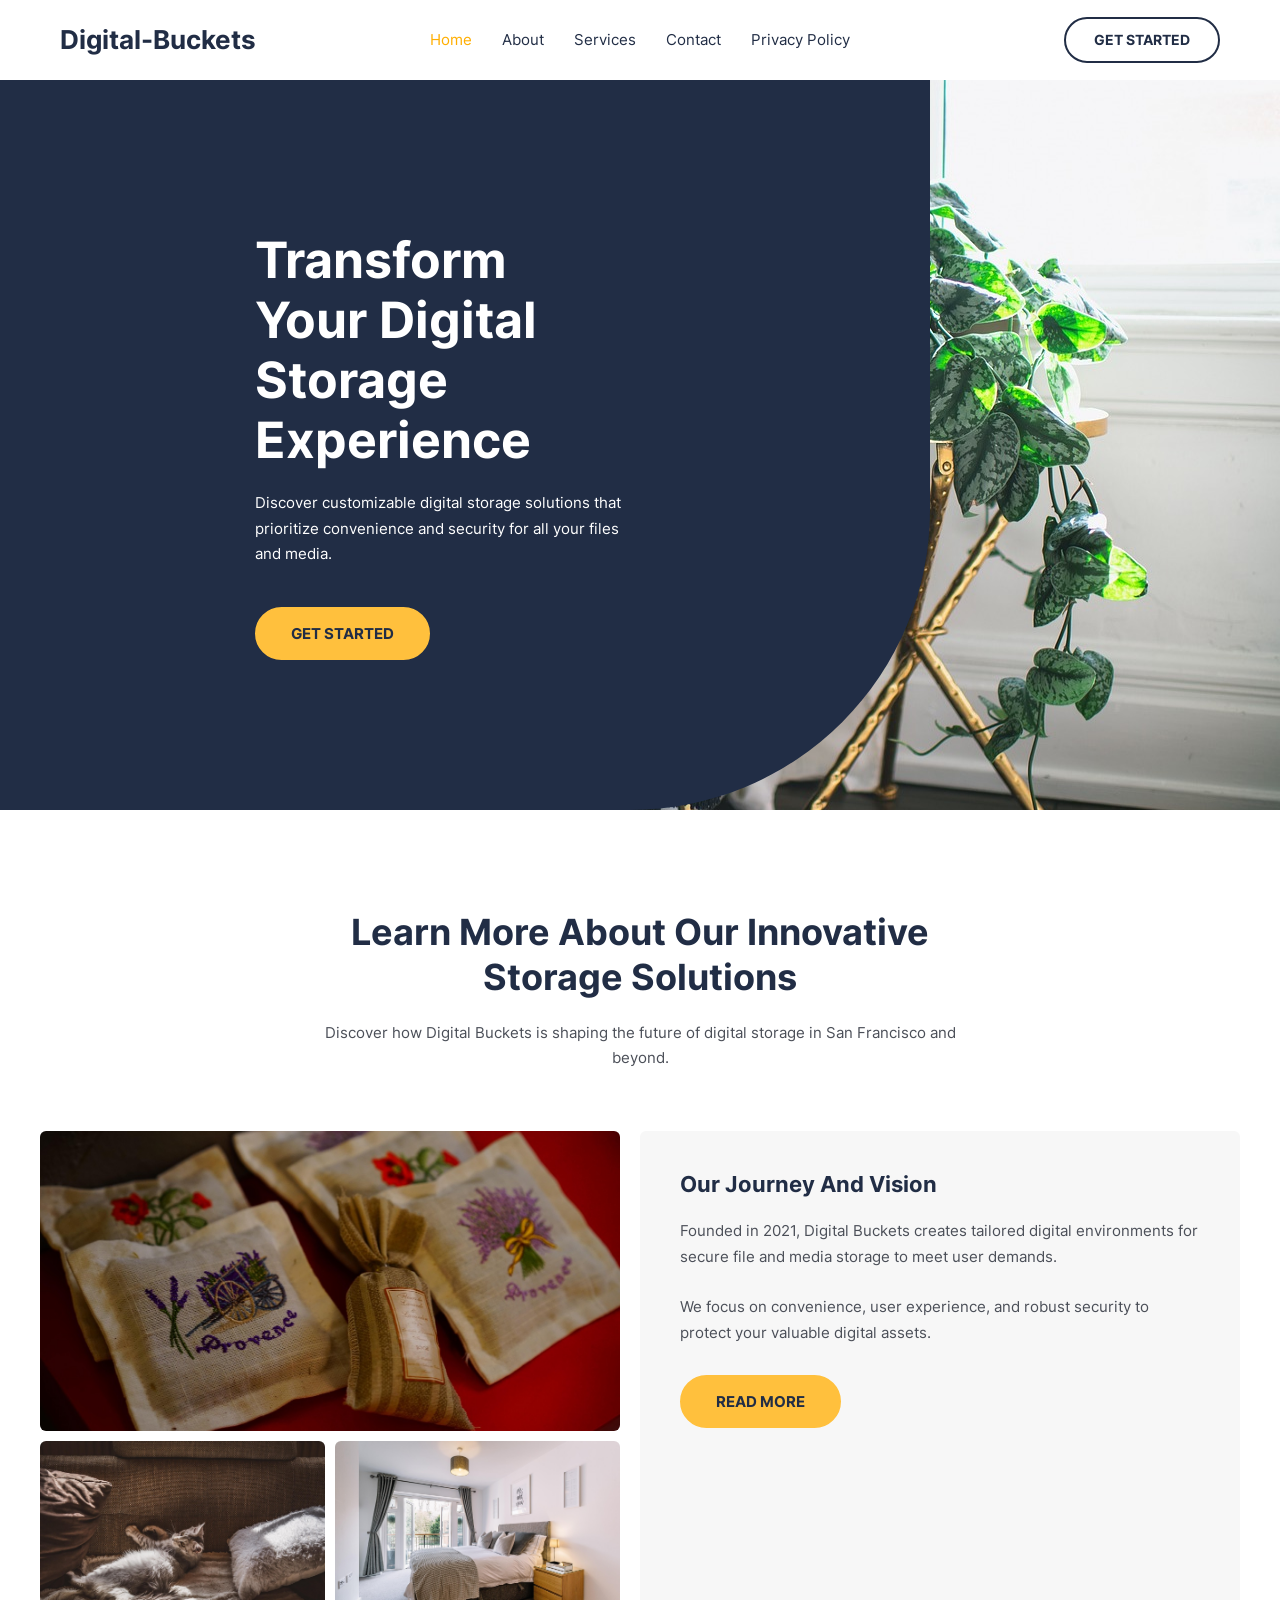
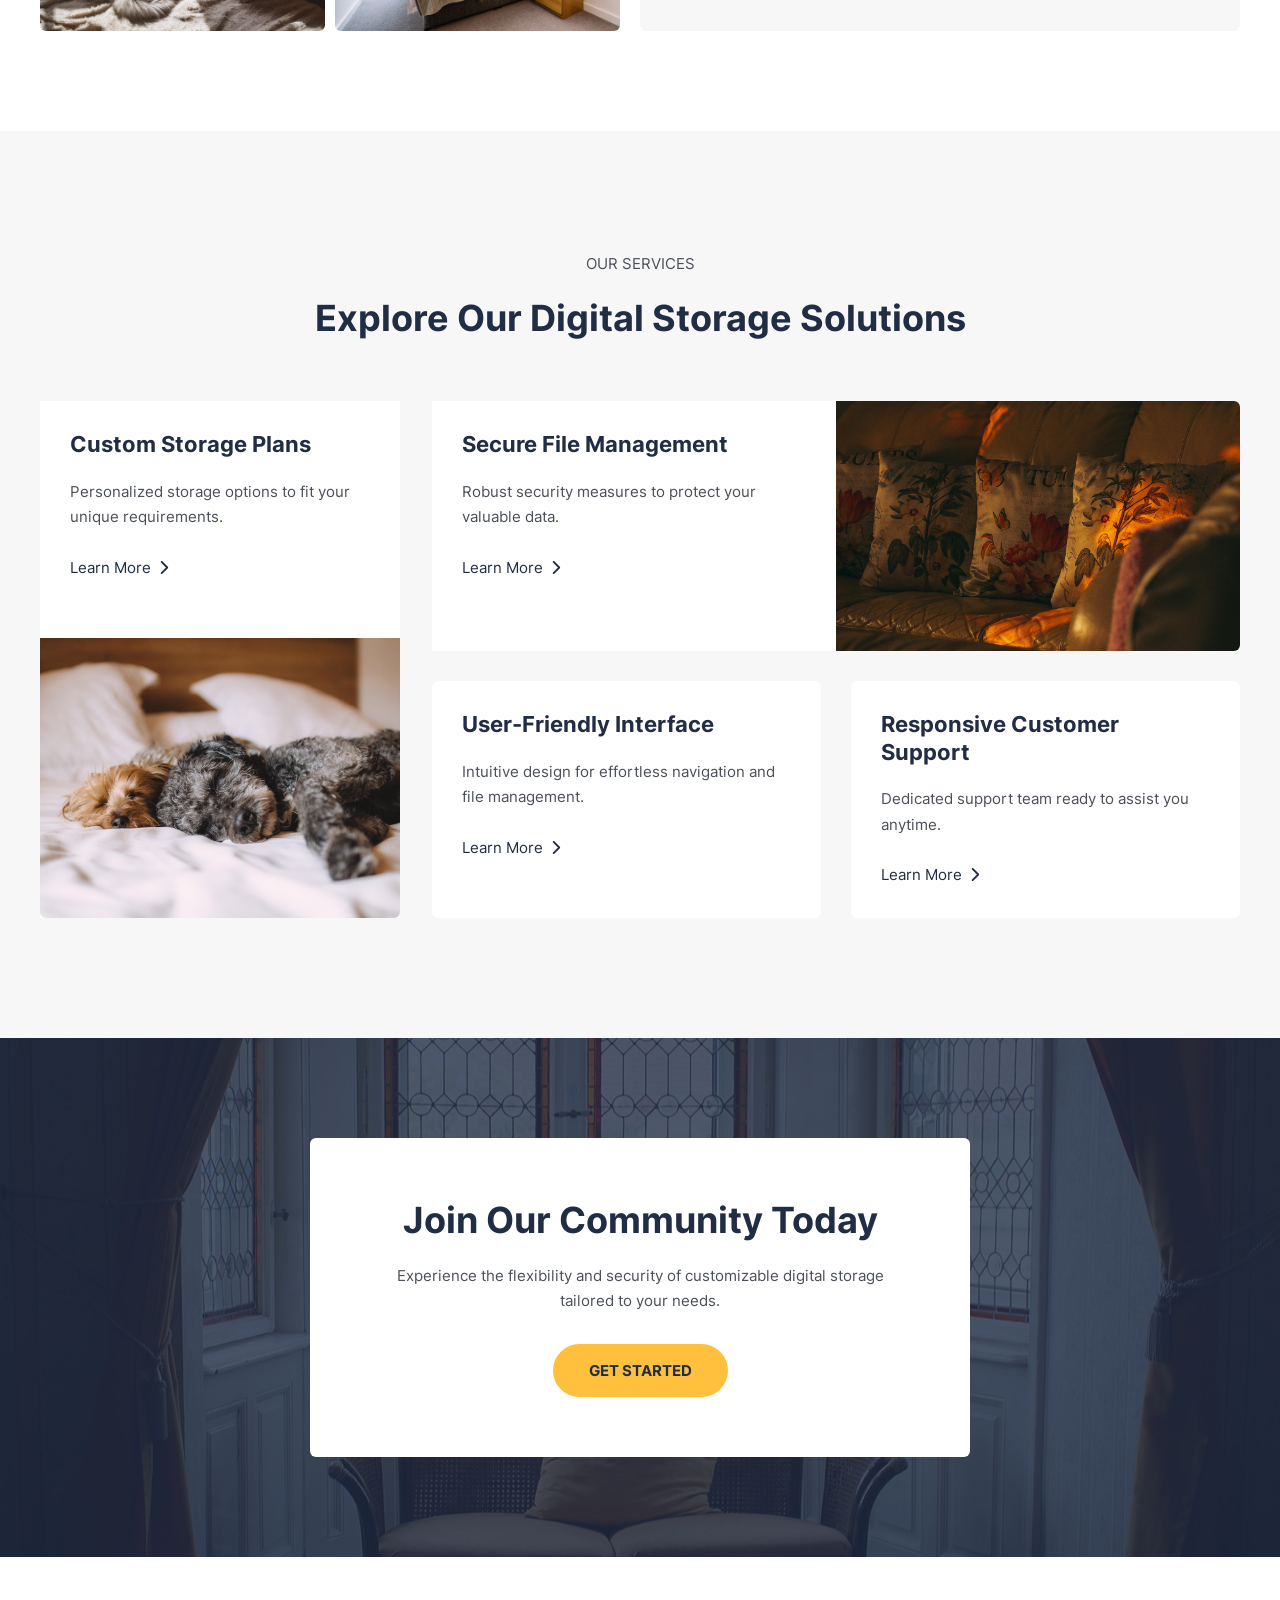
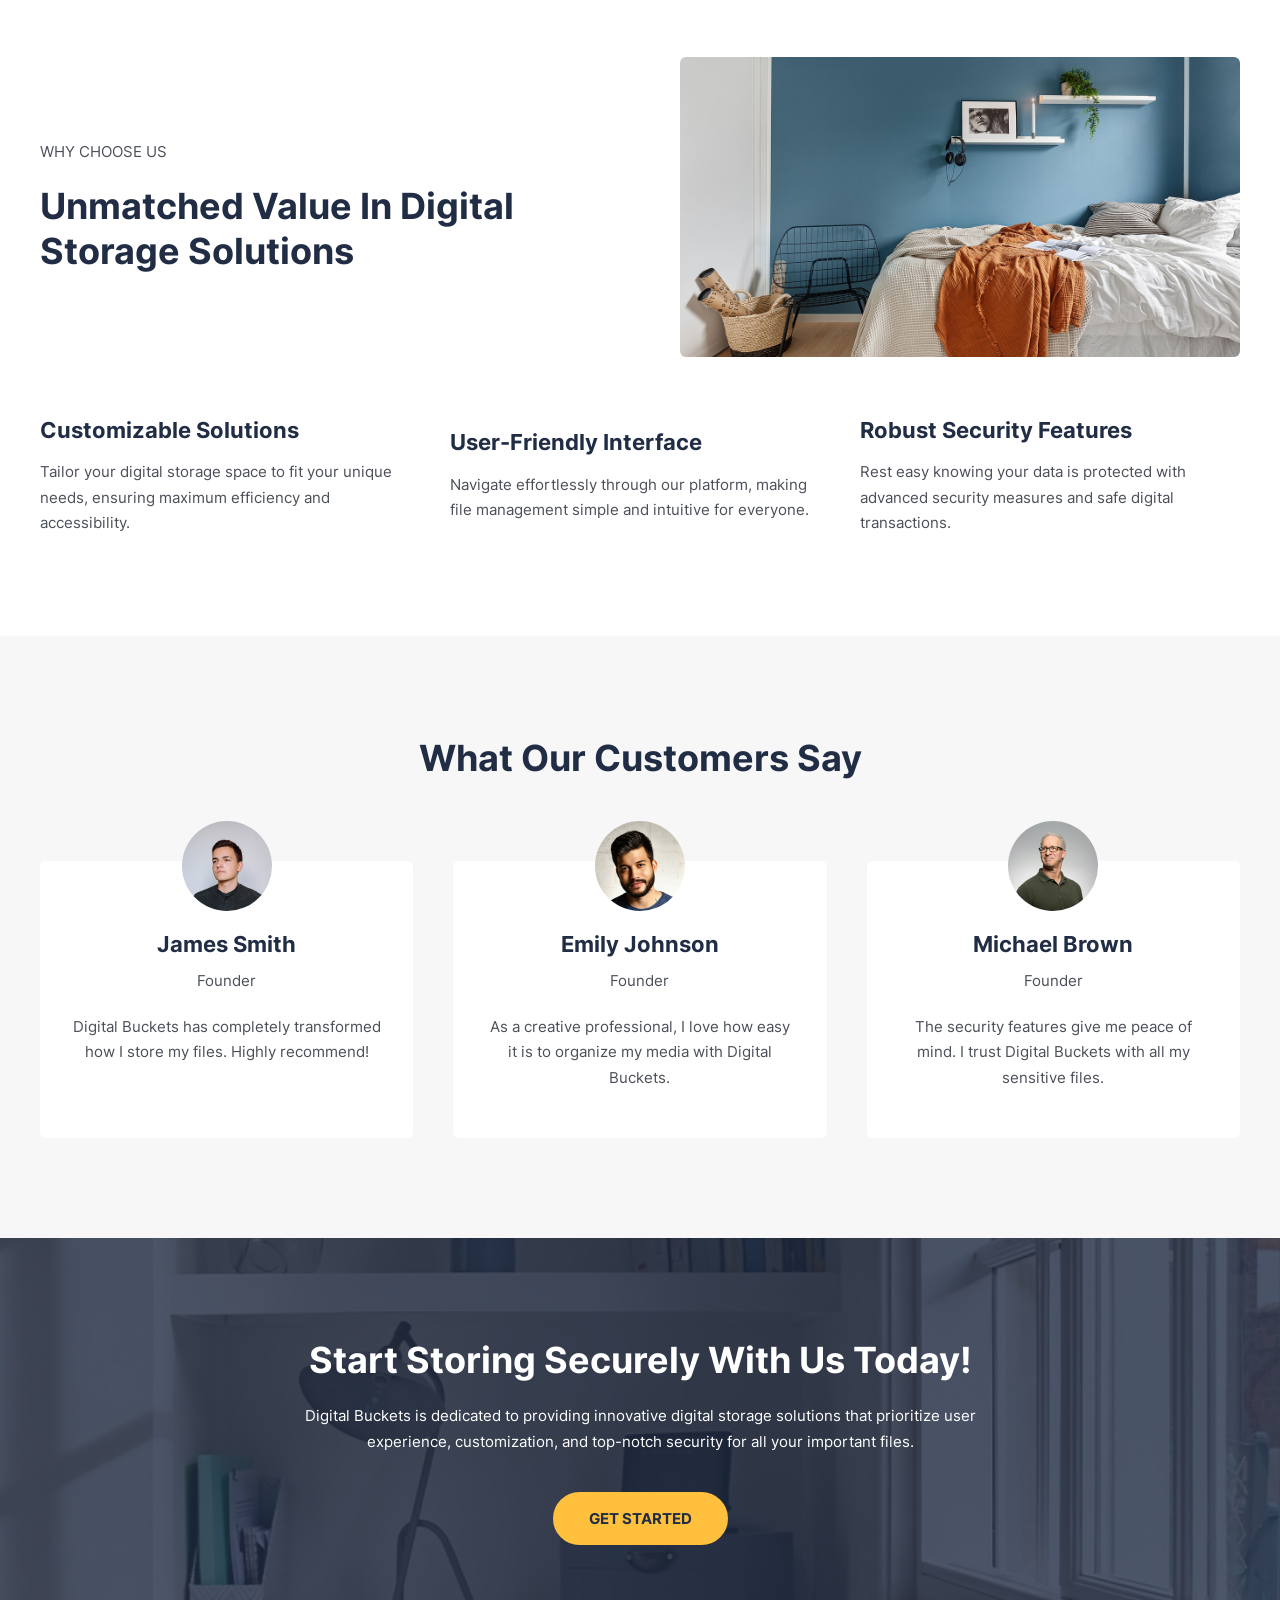
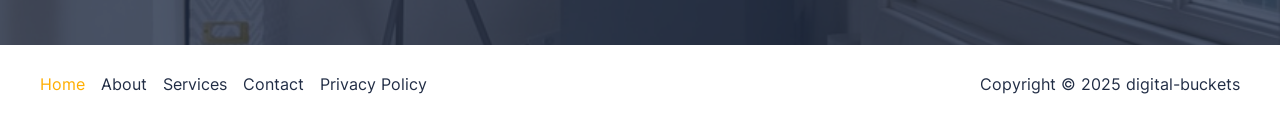
<file: index.htm>
﻿<!DOCTYPE html>
<html lang="en-US">
<head>
<meta charset="UTF-8">
<meta name="viewport" content="width=device-width, initial-scale=1">
	<link rel="profile" href="https://gmpg.org/xfn/11"> 
	<title>Home - digital-buckets</title>
	<style>img:is([sizes="auto" i], [sizes^="auto," i]) { contain-intrinsic-size: 3000px 1500px }</style>
	<link rel='dns-prefetch' href='//fonts.googleapis.com'>
<link rel="alternate" type="application/rss+xml" title="digital-buckets &raquo; Feed" href="feed/index.htm">
<link rel="alternate" type="application/rss+xml" title="digital-buckets &raquo; Comments Feed" href="comments/feed/index.htm">
<!-- SureRank Meta Data -->
<link rel="canonical" href="index.htm">
<meta name="description" content="Transform Your Digital Storage Experience Discover customizable digital storage solutions that prioritize convenience and security for all your files and">
<meta name="robots" content="index, follow">
<meta property="og:url" content="https://www.digital-buckets.com/">
<meta property="og:site_name" content="digital-buckets">
<meta property="og:locale" content="en_US">
<meta property="og:type" content="website">
<meta property="og:title" content="Home - digital-buckets">
<meta property="og:description" content="Transform Your Digital Storage Experience Discover customizable digital storage solutions that prioritize convenience and security for all your files and">
<meta property="article:published_time" content="2025-07-20T16:09:12+00:00">
<meta property="article:modified_time" content="2025-07-20T16:09:40+00:00">
<meta name="twitter:card" content="summary_large_image">
<meta name="twitter:title" content="Home - digital-buckets">
<meta name="twitter:description" content="Transform Your Digital Storage Experience Discover customizable digital storage solutions that prioritize convenience and security for all your files and">
<script type="application/ld+json" id="surerank-schema">{"@context":"https://schema.org","@graph":[{"@type":"WebSite","@id":"https://www.digital-buckets.com/#website","name":"digital-buckets","url":"https://www.digital-buckets.com/","potentialAction":{"@id":"https://www.digital-buckets.com/#searchaction"},"publisher":{"@id":"https://www.digital-buckets.com/#organization"}},{"@type":"WebPage","@id":"https://www.digital-buckets.com#webpage","name":"Home","inLanguage":"en_US","url":"https://www.digital-buckets.com","isPartOf":{"@id":"https://www.digital-buckets.com/#website"},"publisher":{"@id":"https://www.digital-buckets.com/#organization"}},{"@type":"Organization","@id":"https://www.digital-buckets.com/#organization","name":"digital-buckets","url":"https://www.digital-buckets.com/ "},{"@type":"SearchAction","@id":"https://www.digital-buckets.com/#searchaction","target":"https://www.digital-buckets.com/?s={search_term_string}","query-input":"required name=search_term_string"}]}</script>
<!-- /SureRank Meta Data -->
<script>
window._wpemojiSettings = {"baseUrl":"https:\/\/s.w.org\/images\/core\/emoji\/16.0.1\/72x72\/","ext":".png","svgUrl":"https:\/\/s.w.org\/images\/core\/emoji\/16.0.1\/svg\/","svgExt":".svg","source":{"concatemoji":"https:\/\/www.digital-buckets.com\/wp-includes\/js\/wp-emoji-release.min.js?ver=6.8.2"}};
/*! This file is auto-generated */
!function(s,n){var o,i,e;function c(e){try{var t={supportTests:e,timestamp:(new Date).valueOf()};sessionStorage.setItem(o,JSON.stringify(t))}catch(e){}}function p(e,t,n){e.clearRect(0,0,e.canvas.width,e.canvas.height),e.fillText(t,0,0);var t=new Uint32Array(e.getImageData(0,0,e.canvas.width,e.canvas.height).data),a=(e.clearRect(0,0,e.canvas.width,e.canvas.height),e.fillText(n,0,0),new Uint32Array(e.getImageData(0,0,e.canvas.width,e.canvas.height).data));return t.every(function(e,t){return e===a[t]})}function u(e,t){e.clearRect(0,0,e.canvas.width,e.canvas.height),e.fillText(t,0,0);for(var n=e.getImageData(16,16,1,1),a=0;a<n.data.length;a++)if(0!==n.data[a])return!1;return!0}function f(e,t,n,a){switch(t){case"flag":return n(e,"\ud83c\udff3\ufe0f\u200d\u26a7\ufe0f","\ud83c\udff3\ufe0f\u200b\u26a7\ufe0f")?!1:!n(e,"\ud83c\udde8\ud83c\uddf6","\ud83c\udde8\u200b\ud83c\uddf6")&&!n(e,"\ud83c\udff4\udb40\udc67\udb40\udc62\udb40\udc65\udb40\udc6e\udb40\udc67\udb40\udc7f","\ud83c\udff4\u200b\udb40\udc67\u200b\udb40\udc62\u200b\udb40\udc65\u200b\udb40\udc6e\u200b\udb40\udc67\u200b\udb40\udc7f");case"emoji":return!a(e,"\ud83e\udedf")}return!1}function g(e,t,n,a){var r="undefined"!=typeof WorkerGlobalScope&&self instanceof WorkerGlobalScope?new OffscreenCanvas(300,150):s.createElement("canvas"),o=r.getContext("2d",{willReadFrequently:!0}),i=(o.textBaseline="top",o.font="600 32px Arial",{});return e.forEach(function(e){i[e]=t(o,e,n,a)}),i}function t(e){var t=s.createElement("script");t.src=e,t.defer=!0,s.head.appendChild(t)}"undefined"!=typeof Promise&&(o="wpEmojiSettingsSupports",i=["flag","emoji"],n.supports={everything:!0,everythingExceptFlag:!0},e=new Promise(function(e){s.addEventListener("DOMContentLoaded",e,{once:!0})}),new Promise(function(t){var n=function(){try{var e=JSON.parse(sessionStorage.getItem(o));if("object"==typeof e&&"number"==typeof e.timestamp&&(new Date).valueOf()<e.timestamp+604800&&"object"==typeof e.supportTests)return e.supportTests}catch(e){}return null}();if(!n){if("undefined"!=typeof Worker&&"undefined"!=typeof OffscreenCanvas&&"undefined"!=typeof URL&&URL.createObjectURL&&"undefined"!=typeof Blob)try{var e="postMessage("+g.toString()+"("+[JSON.stringify(i),f.toString(),p.toString(),u.toString()].join(",")+"));",a=new Blob([e],{type:"text/javascript"}),r=new Worker(URL.createObjectURL(a),{name:"wpTestEmojiSupports"});return void(r.onmessage=function(e){c(n=e.data),r.terminate(),t(n)})}catch(e){}c(n=g(i,f,p,u))}t(n)}).then(function(e){for(var t in e)n.supports[t]=e[t],n.supports.everything=n.supports.everything&&n.supports[t],"flag"!==t&&(n.supports.everythingExceptFlag=n.supports.everythingExceptFlag&&n.supports[t]);n.supports.everythingExceptFlag=n.supports.everythingExceptFlag&&!n.supports.flag,n.DOMReady=!1,n.readyCallback=function(){n.DOMReady=!0}}).then(function(){return e}).then(function(){var e;n.supports.everything||(n.readyCallback(),(e=n.source||{}).concatemoji?t(e.concatemoji):e.wpemoji&&e.twemoji&&(t(e.twemoji),t(e.wpemoji)))}))}((window,document),window._wpemojiSettings);
</script>
<link rel='stylesheet' id='litespeed-cache-dummy-css' href='wp-content/plugins/litespeed-cache/assets/css/litespeed-dummy.css?ver=6.8.2' media='all'>
<link rel='stylesheet' id='astra-theme-css-css' href='wp-content/themes/astra/assets/css/minified/main.min.css?ver=4.11.7' media='all'>
<style id='astra-theme-css-inline-css'>
:root{--ast-post-nav-space:0;--ast-container-default-xlg-padding:2.5em;--ast-container-default-lg-padding:2.5em;--ast-container-default-slg-padding:2em;--ast-container-default-md-padding:2.5em;--ast-container-default-sm-padding:2.5em;--ast-container-default-xs-padding:2.4em;--ast-container-default-xxs-padding:1.8em;--ast-code-block-background:#ECEFF3;--ast-comment-inputs-background:#F9FAFB;--ast-normal-container-width:1200px;--ast-narrow-container-width:750px;--ast-blog-title-font-weight:600;--ast-blog-meta-weight:600;--ast-global-color-primary:var(--ast-global-color-5);--ast-global-color-secondary:var(--ast-global-color-4);--ast-global-color-alternate-background:var(--ast-global-color-7);--ast-global-color-subtle-background:var(--ast-global-color-6);--ast-bg-style-guide:#F8FAFC;--ast-shadow-style-guide:0px 0px 4px 0 #00000057;--ast-global-dark-bg-style:#fff;--ast-global-dark-lfs:#fbfbfb;--ast-widget-bg-color:#fafafa;--ast-wc-container-head-bg-color:#fbfbfb;--ast-title-layout-bg:#eeeeee;--ast-search-border-color:#e7e7e7;--ast-lifter-hover-bg:#e6e6e6;--ast-gallery-block-color:#000;--srfm-color-input-label:var(--ast-global-color-2);}html{font-size:93.75%;}a{color:var(--ast-global-color-0);}a:hover,a:focus{color:var(--ast-global-color-1);}body,button,input,select,textarea,.ast-button,.ast-custom-button{font-family:'Inter',sans-serif;font-weight:400;font-size:15px;font-size:1rem;line-height:var(--ast-body-line-height,1.7);}blockquote{color:var(--ast-global-color-3);}h1,.entry-content h1,h2,.entry-content h2,h3,.entry-content h3,h4,.entry-content h4,h5,.entry-content h5,h6,.entry-content h6,.site-title,.site-title a{font-family:'Inter',sans-serif;font-weight:700;text-transform:capitalize;}.ast-site-identity .site-title a{color:var(--ast-global-color-2);}.site-title{font-size:26px;font-size:1.7333333333333rem;display:block;}.site-header .site-description{font-size:15px;font-size:1rem;display:none;}.entry-title{font-size:24px;font-size:1.6rem;}.ast-blog-single-element.ast-taxonomy-container a{font-size:14px;font-size:0.93333333333333rem;}.ast-blog-meta-container{font-size:13px;font-size:0.86666666666667rem;}.archive .ast-article-post .ast-article-inner,.blog .ast-article-post .ast-article-inner,.archive .ast-article-post .ast-article-inner:hover,.blog .ast-article-post .ast-article-inner:hover{border-top-left-radius:6px;border-top-right-radius:6px;border-bottom-right-radius:6px;border-bottom-left-radius:6px;overflow:hidden;}h1,.entry-content h1{font-size:50px;font-size:3.3333333333333rem;font-weight:700;font-family:'Inter',sans-serif;line-height:1.2em;text-transform:capitalize;}h2,.entry-content h2{font-size:36px;font-size:2.4rem;font-weight:700;font-family:'Inter',sans-serif;line-height:1.25em;text-transform:capitalize;}h3,.entry-content h3{font-size:22px;font-size:1.4666666666667rem;font-weight:700;font-family:'Inter',sans-serif;line-height:1.25em;text-transform:capitalize;}h4,.entry-content h4{font-size:21px;font-size:1.4rem;line-height:1.2em;font-weight:700;font-family:'Inter',sans-serif;text-transform:capitalize;}h5,.entry-content h5{font-size:20px;font-size:1.3333333333333rem;line-height:1.3em;font-weight:700;font-family:'Inter',sans-serif;text-transform:capitalize;}h6,.entry-content h6{font-size:14px;font-size:0.93333333333333rem;line-height:1.3em;font-weight:700;font-family:'Inter',sans-serif;text-transform:uppercase;}::selection{background-color:var(--ast-global-color-0);color:#000000;}body,h1,.entry-title a,.entry-content h1,h2,.entry-content h2,h3,.entry-content h3,h4,.entry-content h4,h5,.entry-content h5,h6,.entry-content h6{color:var(--ast-global-color-3);}.tagcloud a:hover,.tagcloud a:focus,.tagcloud a.current-item{color:#000000;border-color:var(--ast-global-color-0);background-color:var(--ast-global-color-0);}input:focus,input[type="text"]:focus,input[type="email"]:focus,input[type="url"]:focus,input[type="password"]:focus,input[type="reset"]:focus,input[type="search"]:focus,textarea:focus{border-color:var(--ast-global-color-0);}input[type="radio"]:checked,input[type=reset],input[type="checkbox"]:checked,input[type="checkbox"]:hover:checked,input[type="checkbox"]:focus:checked,input[type=range]::-webkit-slider-thumb{border-color:var(--ast-global-color-0);background-color:var(--ast-global-color-0);box-shadow:none;}.site-footer a:hover + .post-count,.site-footer a:focus + .post-count{background:var(--ast-global-color-0);border-color:var(--ast-global-color-0);}.single .nav-links .nav-previous,.single .nav-links .nav-next{color:var(--ast-global-color-0);}.entry-meta,.entry-meta *{line-height:1.45;color:var(--ast-global-color-0);font-weight:600;}.entry-meta a:not(.ast-button):hover,.entry-meta a:not(.ast-button):hover *,.entry-meta a:not(.ast-button):focus,.entry-meta a:not(.ast-button):focus *,.page-links > .page-link,.page-links .page-link:hover,.post-navigation a:hover{color:var(--ast-global-color-1);}#cat option,.secondary .calendar_wrap thead a,.secondary .calendar_wrap thead a:visited{color:var(--ast-global-color-0);}.secondary .calendar_wrap #today,.ast-progress-val span{background:var(--ast-global-color-0);}.secondary a:hover + .post-count,.secondary a:focus + .post-count{background:var(--ast-global-color-0);border-color:var(--ast-global-color-0);}.calendar_wrap #today > a{color:#000000;}.page-links .page-link,.single .post-navigation a{color:var(--ast-global-color-3);}.ast-search-menu-icon .search-form button.search-submit{padding:0 4px;}.ast-search-menu-icon form.search-form{padding-right:0;}.ast-search-menu-icon.slide-search input.search-field{width:0;}.ast-header-search .ast-search-menu-icon.ast-dropdown-active .search-form,.ast-header-search .ast-search-menu-icon.ast-dropdown-active .search-field:focus{transition:all 0.2s;}.search-form input.search-field:focus{outline:none;}.ast-search-menu-icon .search-form button.search-submit:focus,.ast-theme-transparent-header .ast-header-search .ast-dropdown-active .ast-icon,.ast-theme-transparent-header .ast-inline-search .search-field:focus .ast-icon{color:var(--ast-global-color-1);}.ast-header-search .slide-search .search-form{border:2px solid var(--ast-global-color-0);}.ast-header-search .slide-search .search-field{background-color:(--ast-global-dark-bg-style);}.ast-archive-title{color:var(--ast-global-color-2);}.widget-title,.widget .wp-block-heading{font-size:21px;font-size:1.4rem;color:var(--ast-global-color-2);}.ast-single-post .entry-content a,.ast-comment-content a:not(.ast-comment-edit-reply-wrap a),.woocommerce-js .woocommerce-product-details__short-description a{text-decoration:underline;}.ast-single-post .entry-content .uagb-tab a,.ast-single-post .entry-content .uagb-ifb-cta a,.ast-single-post .entry-content .uabb-module-content a,.ast-single-post .entry-content .uagb-post-grid a,.ast-single-post .entry-content .uagb-timeline a,.ast-single-post .entry-content .uagb-toc__wrap a,.ast-single-post .entry-content .uagb-taxomony-box a,.ast-single-post .entry-content .woocommerce a,.entry-content .wp-block-latest-posts > li > a,.ast-single-post .entry-content .wp-block-file__button,a.ast-post-filter-single,.ast-single-post .ast-comment-content .comment-reply-link,.ast-single-post .ast-comment-content .comment-edit-link,.entry-content [CLASS*="wc-block"] .wc-block-components-button,.entry-content [CLASS*="wc-block"] .wc-block-components-totals-coupon-link,.entry-content [CLASS*="wc-block"] .wc-block-components-product-name{text-decoration:none;}.ast-search-menu-icon.slide-search a:focus-visible:focus-visible,.astra-search-icon:focus-visible,#close:focus-visible,a:focus-visible,.ast-menu-toggle:focus-visible,.site .skip-link:focus-visible,.wp-block-loginout input:focus-visible,.wp-block-search.wp-block-search__button-inside .wp-block-search__inside-wrapper,.ast-header-navigation-arrow:focus-visible,.woocommerce .wc-proceed-to-checkout > .checkout-button:focus-visible,.woocommerce .woocommerce-MyAccount-navigation ul li a:focus-visible,.ast-orders-table__row .ast-orders-table__cell:focus-visible,.woocommerce .woocommerce-order-details .order-again > .button:focus-visible,.woocommerce .woocommerce-message a.button.wc-forward:focus-visible,.woocommerce #minus_qty:focus-visible,.woocommerce #plus_qty:focus-visible,a#ast-apply-coupon:focus-visible,.woocommerce .woocommerce-info a:focus-visible,.woocommerce .astra-shop-summary-wrap a:focus-visible,.woocommerce a.wc-forward:focus-visible,#ast-apply-coupon:focus-visible,.woocommerce-js .woocommerce-mini-cart-item a.remove:focus-visible,#close:focus-visible,.button.search-submit:focus-visible,#search_submit:focus,.normal-search:focus-visible,.ast-header-account-wrap:focus-visible,.woocommerce .ast-on-card-button.ast-quick-view-trigger:focus,.astra-cart-drawer-close:focus,.ast-single-variation:focus,.ast-woocommerce-product-gallery__image:focus,.ast-button:focus{outline-style:dotted;outline-color:inherit;outline-width:thin;}input:focus,input[type="text"]:focus,input[type="email"]:focus,input[type="url"]:focus,input[type="password"]:focus,input[type="reset"]:focus,input[type="search"]:focus,input[type="number"]:focus,textarea:focus,.wp-block-search__input:focus,[data-section="section-header-mobile-trigger"] .ast-button-wrap .ast-mobile-menu-trigger-minimal:focus,.ast-mobile-popup-drawer.active .menu-toggle-close:focus,.woocommerce-ordering select.orderby:focus,#ast-scroll-top:focus,#coupon_code:focus,.woocommerce-page #comment:focus,.woocommerce #reviews #respond input#submit:focus,.woocommerce a.add_to_cart_button:focus,.woocommerce .button.single_add_to_cart_button:focus,.woocommerce .woocommerce-cart-form button:focus,.woocommerce .woocommerce-cart-form__cart-item .quantity .qty:focus,.woocommerce .woocommerce-billing-fields .woocommerce-billing-fields__field-wrapper .woocommerce-input-wrapper > .input-text:focus,.woocommerce #order_comments:focus,.woocommerce #place_order:focus,.woocommerce .woocommerce-address-fields .woocommerce-address-fields__field-wrapper .woocommerce-input-wrapper > .input-text:focus,.woocommerce .woocommerce-MyAccount-content form button:focus,.woocommerce .woocommerce-MyAccount-content .woocommerce-EditAccountForm .woocommerce-form-row .woocommerce-Input.input-text:focus,.woocommerce .ast-woocommerce-container .woocommerce-pagination ul.page-numbers li a:focus,body #content .woocommerce form .form-row .select2-container--default .select2-selection--single:focus,#ast-coupon-code:focus,.woocommerce.woocommerce-js .quantity input[type=number]:focus,.woocommerce-js .woocommerce-mini-cart-item .quantity input[type=number]:focus,.woocommerce p#ast-coupon-trigger:focus{border-style:dotted;border-color:inherit;border-width:thin;}input{outline:none;}.woocommerce-js input[type=text]:focus,.woocommerce-js input[type=email]:focus,.woocommerce-js textarea:focus,input[type=number]:focus,.comments-area textarea#comment:focus,.comments-area textarea#comment:active,.comments-area .ast-comment-formwrap input[type="text"]:focus,.comments-area .ast-comment-formwrap input[type="text"]:active{outline-style:unset;outline-color:inherit;outline-width:thin;}.ast-logo-title-inline .site-logo-img{padding-right:1em;}body .ast-oembed-container *{position:absolute;top:0;width:100%;height:100%;left:0;}body .wp-block-embed-pocket-casts .ast-oembed-container *{position:unset;}.ast-single-post-featured-section + article {margin-top: 2em;}.site-content .ast-single-post-featured-section img {width: 100%;overflow: hidden;object-fit: cover;}.ast-separate-container .site-content .ast-single-post-featured-section + article {margin-top: -80px;z-index: 9;position: relative;border-radius: 4px;}@media (min-width: 922px) {.ast-no-sidebar .site-content .ast-article-image-container--wide {margin-left: -120px;margin-right: -120px;max-width: unset;width: unset;}.ast-left-sidebar .site-content .ast-article-image-container--wide,.ast-right-sidebar .site-content .ast-article-image-container--wide {margin-left: -10px;margin-right: -10px;}.site-content .ast-article-image-container--full {margin-left: calc( -50vw + 50%);margin-right: calc( -50vw + 50%);max-width: 100vw;width: 100vw;}.ast-left-sidebar .site-content .ast-article-image-container--full,.ast-right-sidebar .site-content .ast-article-image-container--full {margin-left: -10px;margin-right: -10px;max-width: inherit;width: auto;}}.site > .ast-single-related-posts-container {margin-top: 0;}@media (min-width: 922px) {.ast-desktop .ast-container--narrow {max-width: var(--ast-narrow-container-width);margin: 0 auto;}}input[type="text"],input[type="number"],input[type="email"],input[type="url"],input[type="password"],input[type="search"],input[type=reset],input[type=tel],input[type=date],select,textarea{font-size:16px;font-style:normal;font-weight:400;line-height:24px;width:100%;padding:12px 16px;border-radius:4px;box-shadow:0px 1px 2px 0px rgba(0,0,0,0.05);color:var(--ast-form-input-text,#475569);}input[type="text"],input[type="number"],input[type="email"],input[type="url"],input[type="password"],input[type="search"],input[type=reset],input[type=tel],input[type=date],select{height:40px;}input[type="date"]{border-width:1px;border-style:solid;border-color:var(--ast-border-color);background:var( --ast-global-color-secondary,--ast-global-color-5 );}input[type="text"]:focus,input[type="number"]:focus,input[type="email"]:focus,input[type="url"]:focus,input[type="password"]:focus,input[type="search"]:focus,input[type=reset]:focus,input[type="tel"]:focus,input[type="date"]:focus,select:focus,textarea:focus{border-color:#046BD2;box-shadow:none;outline:none;color:var(--ast-form-input-focus-text,#475569);}label,legend{color:#111827;font-size:14px;font-style:normal;font-weight:500;line-height:20px;}select{padding:6px 10px;}fieldset{padding:30px;border-radius:4px;}button,.ast-button,.button,input[type="button"],input[type="reset"],input[type="submit"]{border-radius:4px;box-shadow:0px 1px 2px 0px rgba(0,0,0,0.05);}:root{--ast-comment-inputs-background:#FFF;}::placeholder{color:var(--ast-form-field-color,#9CA3AF);}::-ms-input-placeholder{color:var(--ast-form-field-color,#9CA3AF);}@media (max-width:921.9px){#ast-desktop-header{display:none;}}@media (min-width:922px){#ast-mobile-header{display:none;}}.wp-block-buttons.aligncenter{justify-content:center;}@media (max-width:921px){.ast-theme-transparent-header #primary,.ast-theme-transparent-header #secondary{padding:0;}}@media (max-width:921px){.ast-plain-container.ast-no-sidebar #primary{padding:0;}}.ast-plain-container.ast-no-sidebar #primary{margin-top:0;margin-bottom:0;}@media (max-width:921px){.ast-separate-container #primary,.ast-narrow-container #primary{padding-top:0px;}}@media (max-width:544px){.ast-separate-container #primary,.ast-narrow-container #primary{padding-top:0px;}}@media (max-width:921px){.ast-separate-container #primary,.ast-narrow-container #primary{padding-bottom:0px;}}@media (max-width:544px){.ast-separate-container #primary,.ast-narrow-container #primary{padding-bottom:0px;}}.wp-block-button.is-style-outline .wp-block-button__link{border-color:var(--ast-global-color-0);border-top-width:2px;border-right-width:2px;border-bottom-width:2px;border-left-width:2px;}div.wp-block-button.is-style-outline > .wp-block-button__link:not(.has-text-color),div.wp-block-button.wp-block-button__link.is-style-outline:not(.has-text-color){color:var(--ast-global-color-0);}.wp-block-button.is-style-outline .wp-block-button__link:hover,.wp-block-buttons .wp-block-button.is-style-outline .wp-block-button__link:focus,.wp-block-buttons .wp-block-button.is-style-outline > .wp-block-button__link:not(.has-text-color):hover,.wp-block-buttons .wp-block-button.wp-block-button__link.is-style-outline:not(.has-text-color):hover{color:var(--ast-global-color-2);background-color:var(--ast-global-color-1);border-color:var(--ast-global-color-1);}.post-page-numbers.current .page-link,.ast-pagination .page-numbers.current{color:#000000;border-color:var(--ast-global-color-0);background-color:var(--ast-global-color-0);}.wp-block-button.is-style-outline .wp-block-button__link{border-top-width:2px;border-right-width:2px;border-bottom-width:2px;border-left-width:2px;}.wp-block-buttons .wp-block-button.is-style-outline .wp-block-button__link.wp-element-button,.ast-outline-button,.wp-block-uagb-buttons-child .uagb-buttons-repeater.ast-outline-button{border-color:var(--ast-global-color-0);border-top-width:2px;border-right-width:2px;border-bottom-width:2px;border-left-width:2px;font-family:'Inter',sans-serif;font-weight:700;font-size:15px;font-size:1rem;line-height:1em;text-transform:uppercase;letter-spacing:0;padding-top:17px;padding-right:34px;padding-bottom:17px;padding-left:34px;border-top-left-radius:50px;border-top-right-radius:50px;border-bottom-right-radius:50px;border-bottom-left-radius:50px;}.wp-block-buttons .wp-block-button.is-style-outline > .wp-block-button__link:not(.has-text-color),.wp-block-buttons .wp-block-button.wp-block-button__link.is-style-outline:not(.has-text-color),.ast-outline-button{color:var(--ast-global-color-2);}.wp-block-button.is-style-outline .wp-block-button__link:hover,.wp-block-buttons .wp-block-button.is-style-outline .wp-block-button__link:focus,.wp-block-buttons .wp-block-button.is-style-outline > .wp-block-button__link:not(.has-text-color):hover,.wp-block-buttons .wp-block-button.wp-block-button__link.is-style-outline:not(.has-text-color):hover,.ast-outline-button:hover,.ast-outline-button:focus,.wp-block-uagb-buttons-child .uagb-buttons-repeater.ast-outline-button:hover,.wp-block-uagb-buttons-child .uagb-buttons-repeater.ast-outline-button:focus{color:var(--ast-global-color-2);background-color:var(--ast-global-color-1);border-color:var(--ast-global-color-1);}.ast-single-post .entry-content a.ast-outline-button,.ast-single-post .entry-content .is-style-outline>.wp-block-button__link{text-decoration:none;}.wp-block-button .wp-block-button__link.wp-element-button.is-style-outline:not(.has-background),.wp-block-button.is-style-outline>.wp-block-button__link.wp-element-button:not(.has-background),.ast-outline-button{background-color:rgba(33,45,69,0);}.uagb-buttons-repeater.ast-outline-button{border-radius:9999px;}@media (max-width:921px){.wp-block-buttons .wp-block-button.is-style-outline .wp-block-button__link.wp-element-button,.ast-outline-button,.wp-block-uagb-buttons-child .uagb-buttons-repeater.ast-outline-button{font-size:16px;font-size:1.0666666666667rem;padding-top:17px;padding-right:30px;padding-bottom:17px;padding-left:30px;}}@media (max-width:544px){.wp-block-buttons .wp-block-button.is-style-outline .wp-block-button__link.wp-element-button,.ast-outline-button,.wp-block-uagb-buttons-child .uagb-buttons-repeater.ast-outline-button{font-size:14px;font-size:0.93333333333333rem;padding-top:15px;padding-right:28px;padding-bottom:15px;padding-left:28px;}}.entry-content[data-ast-blocks-layout] > figure{margin-bottom:1em;}h1.widget-title{font-weight:700;}h2.widget-title{font-weight:700;}h3.widget-title{font-weight:700;}.review-rating{display:flex;align-items:center;order:2;}#page{display:flex;flex-direction:column;min-height:100vh;}.ast-404-layout-1 h1.page-title{color:var(--ast-global-color-2);}.single .post-navigation a{line-height:1em;height:inherit;}.error-404 .page-sub-title{font-size:1.5rem;font-weight:inherit;}.search .site-content .content-area .search-form{margin-bottom:0;}#page .site-content{flex-grow:1;}.widget{margin-bottom:1.25em;}#secondary li{line-height:1.5em;}#secondary .wp-block-group h2{margin-bottom:0.7em;}#secondary h2{font-size:1.7rem;}.ast-separate-container .ast-article-post,.ast-separate-container .ast-article-single,.ast-separate-container .comment-respond{padding:3em;}.ast-separate-container .ast-article-single .ast-article-single{padding:0;}.ast-article-single .wp-block-post-template-is-layout-grid{padding-left:0;}.ast-separate-container .comments-title,.ast-narrow-container .comments-title{padding:1.5em 2em;}.ast-page-builder-template .comment-form-textarea,.ast-comment-formwrap .ast-grid-common-col{padding:0;}.ast-comment-formwrap{padding:0;display:inline-flex;column-gap:20px;width:100%;margin-left:0;margin-right:0;}.comments-area textarea#comment:focus,.comments-area textarea#comment:active,.comments-area .ast-comment-formwrap input[type="text"]:focus,.comments-area .ast-comment-formwrap input[type="text"]:active {box-shadow:none;outline:none;}.archive.ast-page-builder-template .entry-header{margin-top:2em;}.ast-page-builder-template .ast-comment-formwrap{width:100%;}.entry-title{margin-bottom:0.6em;}.ast-archive-description p{font-size:inherit;font-weight:inherit;line-height:inherit;}.ast-separate-container .ast-comment-list li.depth-1,.hentry{margin-bottom:1.5em;}.site-content section.ast-archive-description{margin-bottom:2em;}@media (min-width:921px){.ast-left-sidebar.ast-page-builder-template #secondary,.archive.ast-right-sidebar.ast-page-builder-template .site-main{padding-left:20px;padding-right:20px;}}@media (max-width:544px){.ast-comment-formwrap.ast-row{column-gap:10px;display:inline-block;}#ast-commentform .ast-grid-common-col{position:relative;width:100%;}}@media (min-width:1201px){.ast-separate-container .ast-article-post,.ast-separate-container .ast-article-single,.ast-separate-container .ast-author-box,.ast-separate-container .ast-404-layout-1,.ast-separate-container .no-results{padding:3em;}}@media (max-width:921px){.ast-separate-container #primary,.ast-separate-container #secondary{padding:1.5em 0;}#primary,#secondary{padding:1.5em 0;margin:0;}.ast-left-sidebar #content > .ast-container{display:flex;flex-direction:column-reverse;width:100%;}}@media (min-width:922px){.ast-separate-container.ast-right-sidebar #primary,.ast-separate-container.ast-left-sidebar #primary{border:0;}.search-no-results.ast-separate-container #primary{margin-bottom:4em;}}.wp-block-button .wp-block-button__link{color:var(--ast-global-color-2);}.wp-block-button .wp-block-button__link:hover,.wp-block-button .wp-block-button__link:focus{color:var(--ast-global-color-2);background-color:var(--ast-global-color-1);border-color:var(--ast-global-color-1);}.wp-block-button .wp-block-button__link,.wp-block-search .wp-block-search__button,body .wp-block-file .wp-block-file__button{border-style:solid;border-top-width:2px;border-right-width:2px;border-left-width:2px;border-bottom-width:2px;border-color:var(--ast-global-color-0);background-color:var(--ast-global-color-0);color:var(--ast-global-color-2);font-family:'Inter',sans-serif;font-weight:700;line-height:1em;text-transform:uppercase;letter-spacing:0;font-size:15px;font-size:1rem;border-top-left-radius:50px;border-top-right-radius:50px;border-bottom-right-radius:50px;border-bottom-left-radius:50px;padding-top:17px;padding-right:34px;padding-bottom:17px;padding-left:34px;}.ast-single-post .entry-content .wp-block-button .wp-block-button__link,.ast-single-post .entry-content .wp-block-search .wp-block-search__button,body .entry-content .wp-block-file .wp-block-file__button{text-decoration:none;}@media (max-width:921px){.wp-block-button .wp-block-button__link,.wp-block-search .wp-block-search__button,body .wp-block-file .wp-block-file__button{font-size:16px;font-size:1.0666666666667rem;padding-top:17px;padding-right:30px;padding-bottom:17px;padding-left:30px;}}@media (max-width:544px){.wp-block-button .wp-block-button__link,.wp-block-search .wp-block-search__button,body .wp-block-file .wp-block-file__button{font-size:14px;font-size:0.93333333333333rem;padding-top:15px;padding-right:28px;padding-bottom:15px;padding-left:28px;}}.menu-toggle,button,.ast-button,.ast-custom-button,.button,input#submit,input[type="button"],input[type="submit"],input[type="reset"],#comments .submit,.search .search-submit,form[CLASS*="wp-block-search__"].wp-block-search .wp-block-search__inside-wrapper .wp-block-search__button,body .wp-block-file .wp-block-file__button,.search .search-submit,.woocommerce-js a.button,.woocommerce button.button,.woocommerce .woocommerce-message a.button,.woocommerce #respond input#submit.alt,.woocommerce input.button.alt,.woocommerce input.button,.woocommerce input.button:disabled,.woocommerce input.button:disabled[disabled],.woocommerce input.button:disabled:hover,.woocommerce input.button:disabled[disabled]:hover,.woocommerce #respond input#submit,.woocommerce button.button.alt.disabled,.wc-block-grid__products .wc-block-grid__product .wp-block-button__link,.wc-block-grid__product-onsale,[CLASS*="wc-block"] button,.woocommerce-js .astra-cart-drawer .astra-cart-drawer-content .woocommerce-mini-cart__buttons .button:not(.checkout):not(.ast-continue-shopping),.woocommerce-js .astra-cart-drawer .astra-cart-drawer-content .woocommerce-mini-cart__buttons a.checkout,.woocommerce button.button.alt.disabled.wc-variation-selection-needed,[CLASS*="wc-block"] .wc-block-components-button{border-style:solid;border-top-width:2px;border-right-width:2px;border-left-width:2px;border-bottom-width:2px;color:var(--ast-global-color-2);border-color:var(--ast-global-color-0);background-color:var(--ast-global-color-0);padding-top:17px;padding-right:34px;padding-bottom:17px;padding-left:34px;font-family:'Inter',sans-serif;font-weight:700;font-size:15px;font-size:1rem;line-height:1em;text-transform:uppercase;letter-spacing:0;border-top-left-radius:50px;border-top-right-radius:50px;border-bottom-right-radius:50px;border-bottom-left-radius:50px;}button:focus,.menu-toggle:hover,button:hover,.ast-button:hover,.ast-custom-button:hover .button:hover,.ast-custom-button:hover ,input[type=reset]:hover,input[type=reset]:focus,input#submit:hover,input#submit:focus,input[type="button"]:hover,input[type="button"]:focus,input[type="submit"]:hover,input[type="submit"]:focus,form[CLASS*="wp-block-search__"].wp-block-search .wp-block-search__inside-wrapper .wp-block-search__button:hover,form[CLASS*="wp-block-search__"].wp-block-search .wp-block-search__inside-wrapper .wp-block-search__button:focus,body .wp-block-file .wp-block-file__button:hover,body .wp-block-file .wp-block-file__button:focus,.woocommerce-js a.button:hover,.woocommerce button.button:hover,.woocommerce .woocommerce-message a.button:hover,.woocommerce #respond input#submit:hover,.woocommerce #respond input#submit.alt:hover,.woocommerce input.button.alt:hover,.woocommerce input.button:hover,.woocommerce button.button.alt.disabled:hover,.wc-block-grid__products .wc-block-grid__product .wp-block-button__link:hover,[CLASS*="wc-block"] button:hover,.woocommerce-js .astra-cart-drawer .astra-cart-drawer-content .woocommerce-mini-cart__buttons .button:not(.checkout):not(.ast-continue-shopping):hover,.woocommerce-js .astra-cart-drawer .astra-cart-drawer-content .woocommerce-mini-cart__buttons a.checkout:hover,.woocommerce button.button.alt.disabled.wc-variation-selection-needed:hover,[CLASS*="wc-block"] .wc-block-components-button:hover,[CLASS*="wc-block"] .wc-block-components-button:focus{color:var(--ast-global-color-2);background-color:var(--ast-global-color-1);border-color:var(--ast-global-color-1);}form[CLASS*="wp-block-search__"].wp-block-search .wp-block-search__inside-wrapper .wp-block-search__button.has-icon{padding-top:calc(17px - 3px);padding-right:calc(34px - 3px);padding-bottom:calc(17px - 3px);padding-left:calc(34px - 3px);}@media (max-width:921px){.menu-toggle,button,.ast-button,.ast-custom-button,.button,input#submit,input[type="button"],input[type="submit"],input[type="reset"],#comments .submit,.search .search-submit,form[CLASS*="wp-block-search__"].wp-block-search .wp-block-search__inside-wrapper .wp-block-search__button,body .wp-block-file .wp-block-file__button,.search .search-submit,.woocommerce-js a.button,.woocommerce button.button,.woocommerce .woocommerce-message a.button,.woocommerce #respond input#submit.alt,.woocommerce input.button.alt,.woocommerce input.button,.woocommerce input.button:disabled,.woocommerce input.button:disabled[disabled],.woocommerce input.button:disabled:hover,.woocommerce input.button:disabled[disabled]:hover,.woocommerce #respond input#submit,.woocommerce button.button.alt.disabled,.wc-block-grid__products .wc-block-grid__product .wp-block-button__link,.wc-block-grid__product-onsale,[CLASS*="wc-block"] button,.woocommerce-js .astra-cart-drawer .astra-cart-drawer-content .woocommerce-mini-cart__buttons .button:not(.checkout):not(.ast-continue-shopping),.woocommerce-js .astra-cart-drawer .astra-cart-drawer-content .woocommerce-mini-cart__buttons a.checkout,.woocommerce button.button.alt.disabled.wc-variation-selection-needed,[CLASS*="wc-block"] .wc-block-components-button{padding-top:17px;padding-right:30px;padding-bottom:17px;padding-left:30px;font-size:16px;font-size:1.0666666666667rem;}}@media (max-width:544px){.menu-toggle,button,.ast-button,.ast-custom-button,.button,input#submit,input[type="button"],input[type="submit"],input[type="reset"],#comments .submit,.search .search-submit,form[CLASS*="wp-block-search__"].wp-block-search .wp-block-search__inside-wrapper .wp-block-search__button,body .wp-block-file .wp-block-file__button,.search .search-submit,.woocommerce-js a.button,.woocommerce button.button,.woocommerce .woocommerce-message a.button,.woocommerce #respond input#submit.alt,.woocommerce input.button.alt,.woocommerce input.button,.woocommerce input.button:disabled,.woocommerce input.button:disabled[disabled],.woocommerce input.button:disabled:hover,.woocommerce input.button:disabled[disabled]:hover,.woocommerce #respond input#submit,.woocommerce button.button.alt.disabled,.wc-block-grid__products .wc-block-grid__product .wp-block-button__link,.wc-block-grid__product-onsale,[CLASS*="wc-block"] button,.woocommerce-js .astra-cart-drawer .astra-cart-drawer-content .woocommerce-mini-cart__buttons .button:not(.checkout):not(.ast-continue-shopping),.woocommerce-js .astra-cart-drawer .astra-cart-drawer-content .woocommerce-mini-cart__buttons a.checkout,.woocommerce button.button.alt.disabled.wc-variation-selection-needed,[CLASS*="wc-block"] .wc-block-components-button{padding-top:15px;padding-right:28px;padding-bottom:15px;padding-left:28px;font-size:14px;font-size:0.93333333333333rem;}}@media (max-width:921px){.menu-toggle,button,.ast-button,.button,input#submit,input[type="button"],input[type="submit"],input[type="reset"]{font-size:16px;font-size:1.0666666666667rem;}.ast-mobile-header-stack .main-header-bar .ast-search-menu-icon{display:inline-block;}.ast-header-break-point.ast-header-custom-item-outside .ast-mobile-header-stack .main-header-bar .ast-search-icon{margin:0;}.ast-comment-avatar-wrap img{max-width:2.5em;}.ast-comment-meta{padding:0 1.8888em 1.3333em;}}@media (min-width:544px){.ast-container{max-width:100%;}}@media (max-width:544px){.ast-separate-container .ast-article-post,.ast-separate-container .ast-article-single,.ast-separate-container .comments-title,.ast-separate-container .ast-archive-description{padding:1.5em 1em;}.ast-separate-container #content .ast-container{padding-left:0.54em;padding-right:0.54em;}.ast-separate-container .ast-comment-list .bypostauthor{padding:.5em;}.ast-search-menu-icon.ast-dropdown-active .search-field{width:170px;}.menu-toggle,button,.ast-button,.button,input#submit,input[type="button"],input[type="submit"],input[type="reset"]{font-size:14px;font-size:0.93333333333333rem;}} #ast-mobile-header .ast-site-header-cart-li a{pointer-events:none;}@media (max-width:921px){.widget-title{font-size:22px;font-size:1.375rem;}body,button,input,select,textarea,.ast-button,.ast-custom-button{font-size:16px;font-size:1.0666666666667rem;}#secondary,#secondary button,#secondary input,#secondary select,#secondary textarea{font-size:16px;font-size:1.0666666666667rem;}.site-title{font-size:24px;font-size:1.6rem;display:block;}.site-header .site-description{display:none;}.entry-title{font-size:22px;font-size:1.4666666666667rem;}.ast-blog-meta-container{font-size:13px;font-size:0.86666666666667rem;}h1,.entry-content h1{font-size:44px;}h2,.entry-content h2{font-size:36px;}h3,.entry-content h3{font-size:22px;}h4,.entry-content h4{font-size:20px;font-size:1.3333333333333rem;}h5,.entry-content h5{font-size:18px;font-size:1.2rem;}h6,.entry-content h6{font-size:14px;font-size:0.93333333333333rem;}}@media (max-width:544px){.widget-title{font-size:21px;font-size:1.4rem;}body,button,input,select,textarea,.ast-button,.ast-custom-button{font-size:15px;font-size:1rem;}#secondary,#secondary button,#secondary input,#secondary select,#secondary textarea{font-size:15px;font-size:1rem;}.site-title{font-size:22px;font-size:1.4666666666667rem;display:block;}.site-header .site-description{display:none;}.entry-title{font-size:18px;font-size:1.2rem;}h1,.entry-content h1{font-size:38px;}h2,.entry-content h2{font-size:28px;}h3,.entry-content h3{font-size:20px;}h4,.entry-content h4{font-size:18px;font-size:1.2rem;}h5,.entry-content h5{font-size:16px;font-size:1.0666666666667rem;}h6,.entry-content h6{font-size:14px;font-size:0.93333333333333rem;}}@media (max-width:544px){html{font-size:93.75%;}}@media (min-width:922px){.ast-container{max-width:1240px;}}@media (min-width:922px){.site-content .ast-container{display:flex;}}@media (max-width:921px){.site-content .ast-container{flex-direction:column;}}.entry-content h1,.entry-content h2,.entry-content h3,.entry-content h4,.entry-content h5,.entry-content h6{clear:none;}@media (min-width:922px){.main-header-menu .sub-menu .menu-item.ast-left-align-sub-menu:hover > .sub-menu,.main-header-menu .sub-menu .menu-item.ast-left-align-sub-menu.focus > .sub-menu{margin-left:-0px;}}.entry-content li > p{margin-bottom:0;}.site .comments-area{padding-bottom:2em;margin-top:2em;}.wp-block-file {display: flex;align-items: center;flex-wrap: wrap;justify-content: space-between;}.wp-block-pullquote {border: none;}.wp-block-pullquote blockquote::before {content: "\201D";font-family: "Helvetica",sans-serif;display: flex;transform: rotate( 180deg );font-size: 6rem;font-style: normal;line-height: 1;font-weight: bold;align-items: center;justify-content: center;}.has-text-align-right > blockquote::before {justify-content: flex-start;}.has-text-align-left > blockquote::before {justify-content: flex-end;}figure.wp-block-pullquote.is-style-solid-color blockquote {max-width: 100%;text-align: inherit;}:root {--wp--custom--ast-default-block-top-padding: 100px;--wp--custom--ast-default-block-right-padding: 80px;--wp--custom--ast-default-block-bottom-padding: 100px;--wp--custom--ast-default-block-left-padding: 80px;--wp--custom--ast-container-width: 1200px;--wp--custom--ast-content-width-size: 1200px;--wp--custom--ast-wide-width-size: calc(1200px + var(--wp--custom--ast-default-block-left-padding) + var(--wp--custom--ast-default-block-right-padding));}.ast-narrow-container {--wp--custom--ast-content-width-size: 750px;--wp--custom--ast-wide-width-size: 750px;}@media(max-width: 921px) {:root {--wp--custom--ast-default-block-top-padding: 50px;--wp--custom--ast-default-block-right-padding: 50px;--wp--custom--ast-default-block-bottom-padding: 50px;--wp--custom--ast-default-block-left-padding: 50px;}}@media(max-width: 544px) {:root {--wp--custom--ast-default-block-top-padding: 50px;--wp--custom--ast-default-block-right-padding: 30px;--wp--custom--ast-default-block-bottom-padding: 50px;--wp--custom--ast-default-block-left-padding: 30px;}}.entry-content > .wp-block-group,.entry-content > .wp-block-cover,.entry-content > .wp-block-columns {padding-top: var(--wp--custom--ast-default-block-top-padding);padding-right: var(--wp--custom--ast-default-block-right-padding);padding-bottom: var(--wp--custom--ast-default-block-bottom-padding);padding-left: var(--wp--custom--ast-default-block-left-padding);}.ast-plain-container.ast-no-sidebar .entry-content > .alignfull,.ast-page-builder-template .ast-no-sidebar .entry-content > .alignfull {margin-left: calc( -50vw + 50%);margin-right: calc( -50vw + 50%);max-width: 100vw;width: 100vw;}.ast-plain-container.ast-no-sidebar .entry-content .alignfull .alignfull,.ast-page-builder-template.ast-no-sidebar .entry-content .alignfull .alignfull,.ast-plain-container.ast-no-sidebar .entry-content .alignfull .alignwide,.ast-page-builder-template.ast-no-sidebar .entry-content .alignfull .alignwide,.ast-plain-container.ast-no-sidebar .entry-content .alignwide .alignfull,.ast-page-builder-template.ast-no-sidebar .entry-content .alignwide .alignfull,.ast-plain-container.ast-no-sidebar .entry-content .alignwide .alignwide,.ast-page-builder-template.ast-no-sidebar .entry-content .alignwide .alignwide,.ast-plain-container.ast-no-sidebar .entry-content .wp-block-column .alignfull,.ast-page-builder-template.ast-no-sidebar .entry-content .wp-block-column .alignfull,.ast-plain-container.ast-no-sidebar .entry-content .wp-block-column .alignwide,.ast-page-builder-template.ast-no-sidebar .entry-content .wp-block-column .alignwide {margin-left: auto;margin-right: auto;width: 100%;}[data-ast-blocks-layout] .wp-block-separator:not(.is-style-dots) {height: 0;}[data-ast-blocks-layout] .wp-block-separator {margin: 20px auto;}[data-ast-blocks-layout] .wp-block-separator:not(.is-style-wide):not(.is-style-dots) {max-width: 100px;}[data-ast-blocks-layout] .wp-block-separator.has-background {padding: 0;}.entry-content[data-ast-blocks-layout] > * {max-width: var(--wp--custom--ast-content-width-size);margin-left: auto;margin-right: auto;}.entry-content[data-ast-blocks-layout] > .alignwide {max-width: var(--wp--custom--ast-wide-width-size);}.entry-content[data-ast-blocks-layout] .alignfull {max-width: none;}.entry-content .wp-block-columns {margin-bottom: 0;}blockquote {margin: 1.5em;border-color: rgba(0,0,0,0.05);}.wp-block-quote:not(.has-text-align-right):not(.has-text-align-center) {border-left: 5px solid rgba(0,0,0,0.05);}.has-text-align-right > blockquote,blockquote.has-text-align-right {border-right: 5px solid rgba(0,0,0,0.05);}.has-text-align-left > blockquote,blockquote.has-text-align-left {border-left: 5px solid rgba(0,0,0,0.05);}.wp-block-site-tagline,.wp-block-latest-posts .read-more {margin-top: 15px;}.wp-block-loginout p label {display: block;}.wp-block-loginout p:not(.login-remember):not(.login-submit) input {width: 100%;}.wp-block-loginout input:focus {border-color: transparent;}.wp-block-loginout input:focus {outline: thin dotted;}.entry-content .wp-block-media-text .wp-block-media-text__content {padding: 0 0 0 8%;}.entry-content .wp-block-media-text.has-media-on-the-right .wp-block-media-text__content {padding: 0 8% 0 0;}.entry-content .wp-block-media-text.has-background .wp-block-media-text__content {padding: 8%;}.entry-content .wp-block-cover:not([class*="background-color"]):not(.has-text-color.has-link-color) .wp-block-cover__inner-container,.entry-content .wp-block-cover:not([class*="background-color"]) .wp-block-cover-image-text,.entry-content .wp-block-cover:not([class*="background-color"]) .wp-block-cover-text,.entry-content .wp-block-cover-image:not([class*="background-color"]) .wp-block-cover__inner-container,.entry-content .wp-block-cover-image:not([class*="background-color"]) .wp-block-cover-image-text,.entry-content .wp-block-cover-image:not([class*="background-color"]) .wp-block-cover-text {color: var(--ast-global-color-primary,var(--ast-global-color-5));}.wp-block-loginout .login-remember input {width: 1.1rem;height: 1.1rem;margin: 0 5px 4px 0;vertical-align: middle;}.wp-block-latest-posts > li > *:first-child,.wp-block-latest-posts:not(.is-grid) > li:first-child {margin-top: 0;}.entry-content > .wp-block-buttons,.entry-content > .wp-block-uagb-buttons {margin-bottom: 1.5em;}.wp-block-search__inside-wrapper .wp-block-search__input {padding: 0 10px;color: var(--ast-global-color-3);background: var(--ast-global-color-primary,var(--ast-global-color-5));border-color: var(--ast-border-color);}.wp-block-latest-posts .read-more {margin-bottom: 1.5em;}.wp-block-search__no-button .wp-block-search__inside-wrapper .wp-block-search__input {padding-top: 5px;padding-bottom: 5px;}.wp-block-latest-posts .wp-block-latest-posts__post-date,.wp-block-latest-posts .wp-block-latest-posts__post-author {font-size: 1rem;}.wp-block-latest-posts > li > *,.wp-block-latest-posts:not(.is-grid) > li {margin-top: 12px;margin-bottom: 12px;}.ast-page-builder-template .entry-content[data-ast-blocks-layout] > *,.ast-page-builder-template .entry-content[data-ast-blocks-layout] > .alignfull:not(.wp-block-group):not(.uagb-is-root-container) > * {max-width: none;}.ast-page-builder-template .entry-content[data-ast-blocks-layout] > .alignwide:not(.uagb-is-root-container) > * {max-width: var(--wp--custom--ast-wide-width-size);}.ast-page-builder-template .entry-content[data-ast-blocks-layout] > .inherit-container-width > *,.ast-page-builder-template .entry-content[data-ast-blocks-layout] > *:not(.wp-block-group):not(.uagb-is-root-container) > *,.entry-content[data-ast-blocks-layout] > .wp-block-cover .wp-block-cover__inner-container {max-width: var(--wp--custom--ast-content-width-size) ;margin-left: auto;margin-right: auto;}.entry-content[data-ast-blocks-layout] .wp-block-cover:not(.alignleft):not(.alignright) {width: auto;}@media(max-width: 1200px) {.ast-separate-container .entry-content > .alignfull,.ast-separate-container .entry-content[data-ast-blocks-layout] > .alignwide,.ast-plain-container .entry-content[data-ast-blocks-layout] > .alignwide,.ast-plain-container .entry-content .alignfull {margin-left: calc(-1 * min(var(--ast-container-default-xlg-padding),20px)) ;margin-right: calc(-1 * min(var(--ast-container-default-xlg-padding),20px));}}@media(min-width: 1201px) {.ast-separate-container .entry-content > .alignfull {margin-left: calc(-1 * var(--ast-container-default-xlg-padding) );margin-right: calc(-1 * var(--ast-container-default-xlg-padding) );}.ast-separate-container .entry-content[data-ast-blocks-layout] > .alignwide,.ast-plain-container .entry-content[data-ast-blocks-layout] > .alignwide {margin-left: calc(-1 * var(--wp--custom--ast-default-block-left-padding) );margin-right: calc(-1 * var(--wp--custom--ast-default-block-right-padding) );}}@media(min-width: 921px) {.ast-separate-container .entry-content .wp-block-group.alignwide:not(.inherit-container-width) > :where(:not(.alignleft):not(.alignright)),.ast-plain-container .entry-content .wp-block-group.alignwide:not(.inherit-container-width) > :where(:not(.alignleft):not(.alignright)) {max-width: calc( var(--wp--custom--ast-content-width-size) + 80px );}.ast-plain-container.ast-right-sidebar .entry-content[data-ast-blocks-layout] .alignfull,.ast-plain-container.ast-left-sidebar .entry-content[data-ast-blocks-layout] .alignfull {margin-left: -60px;margin-right: -60px;}}@media(min-width: 544px) {.entry-content > .alignleft {margin-right: 20px;}.entry-content > .alignright {margin-left: 20px;}}@media (max-width:544px){.wp-block-columns .wp-block-column:not(:last-child){margin-bottom:20px;}.wp-block-latest-posts{margin:0;}}@media( max-width: 600px ) {.entry-content .wp-block-media-text .wp-block-media-text__content,.entry-content .wp-block-media-text.has-media-on-the-right .wp-block-media-text__content {padding: 8% 0 0;}.entry-content .wp-block-media-text.has-background .wp-block-media-text__content {padding: 8%;}}.ast-narrow-container .site-content .wp-block-uagb-image--align-full .wp-block-uagb-image__figure {max-width: 100%;margin-left: auto;margin-right: auto;}.entry-content ul,.entry-content ol {padding: revert;margin: revert;padding-left: 20px;}:root .has-ast-global-color-0-color{color:var(--ast-global-color-0);}:root .has-ast-global-color-0-background-color{background-color:var(--ast-global-color-0);}:root .wp-block-button .has-ast-global-color-0-color{color:var(--ast-global-color-0);}:root .wp-block-button .has-ast-global-color-0-background-color{background-color:var(--ast-global-color-0);}:root .has-ast-global-color-1-color{color:var(--ast-global-color-1);}:root .has-ast-global-color-1-background-color{background-color:var(--ast-global-color-1);}:root .wp-block-button .has-ast-global-color-1-color{color:var(--ast-global-color-1);}:root .wp-block-button .has-ast-global-color-1-background-color{background-color:var(--ast-global-color-1);}:root .has-ast-global-color-2-color{color:var(--ast-global-color-2);}:root .has-ast-global-color-2-background-color{background-color:var(--ast-global-color-2);}:root .wp-block-button .has-ast-global-color-2-color{color:var(--ast-global-color-2);}:root .wp-block-button .has-ast-global-color-2-background-color{background-color:var(--ast-global-color-2);}:root .has-ast-global-color-3-color{color:var(--ast-global-color-3);}:root .has-ast-global-color-3-background-color{background-color:var(--ast-global-color-3);}:root .wp-block-button .has-ast-global-color-3-color{color:var(--ast-global-color-3);}:root .wp-block-button .has-ast-global-color-3-background-color{background-color:var(--ast-global-color-3);}:root .has-ast-global-color-4-color{color:var(--ast-global-color-4);}:root .has-ast-global-color-4-background-color{background-color:var(--ast-global-color-4);}:root .wp-block-button .has-ast-global-color-4-color{color:var(--ast-global-color-4);}:root .wp-block-button .has-ast-global-color-4-background-color{background-color:var(--ast-global-color-4);}:root .has-ast-global-color-5-color{color:var(--ast-global-color-5);}:root .has-ast-global-color-5-background-color{background-color:var(--ast-global-color-5);}:root .wp-block-button .has-ast-global-color-5-color{color:var(--ast-global-color-5);}:root .wp-block-button .has-ast-global-color-5-background-color{background-color:var(--ast-global-color-5);}:root .has-ast-global-color-6-color{color:var(--ast-global-color-6);}:root .has-ast-global-color-6-background-color{background-color:var(--ast-global-color-6);}:root .wp-block-button .has-ast-global-color-6-color{color:var(--ast-global-color-6);}:root .wp-block-button .has-ast-global-color-6-background-color{background-color:var(--ast-global-color-6);}:root .has-ast-global-color-7-color{color:var(--ast-global-color-7);}:root .has-ast-global-color-7-background-color{background-color:var(--ast-global-color-7);}:root .wp-block-button .has-ast-global-color-7-color{color:var(--ast-global-color-7);}:root .wp-block-button .has-ast-global-color-7-background-color{background-color:var(--ast-global-color-7);}:root .has-ast-global-color-8-color{color:var(--ast-global-color-8);}:root .has-ast-global-color-8-background-color{background-color:var(--ast-global-color-8);}:root .wp-block-button .has-ast-global-color-8-color{color:var(--ast-global-color-8);}:root .wp-block-button .has-ast-global-color-8-background-color{background-color:var(--ast-global-color-8);}:root{--ast-global-color-0:#ffc03d;--ast-global-color-1:#ffae00;--ast-global-color-2:#212d45;--ast-global-color-3:#4b4f58;--ast-global-color-4:#f7f7f7;--ast-global-color-5:#FFFFFF;--ast-global-color-6:#f7f7f7;--ast-global-color-7:#212d45;--ast-global-color-8:#212d45;}:root {--ast-border-color : var(--ast-global-color-6);}.ast-single-entry-banner {-js-display: flex;display: flex;flex-direction: column;justify-content: center;text-align: center;position: relative;background: var(--ast-title-layout-bg);}.ast-single-entry-banner[data-banner-layout="layout-1"] {max-width: 1200px;background: inherit;padding: 20px 0;}.ast-single-entry-banner[data-banner-width-type="custom"] {margin: 0 auto;width: 100%;}.ast-single-entry-banner + .site-content .entry-header {margin-bottom: 0;}.site .ast-author-avatar {--ast-author-avatar-size: ;}a.ast-underline-text {text-decoration: underline;}.ast-container > .ast-terms-link {position: relative;display: block;}a.ast-button.ast-badge-tax {padding: 4px 8px;border-radius: 3px;font-size: inherit;}header.entry-header:not(.related-entry-header) .entry-title{font-weight:600;font-size:32px;font-size:2.1333333333333rem;}header.entry-header:not(.related-entry-header) > *:not(:last-child){margin-bottom:10px;}header.entry-header:not(.related-entry-header) .post-thumb-img-content{text-align:center;}header.entry-header:not(.related-entry-header) .post-thumb img,.ast-single-post-featured-section.post-thumb img{aspect-ratio:16/9;width:100%;height:100%;}.ast-archive-entry-banner {-js-display: flex;display: flex;flex-direction: column;justify-content: center;text-align: center;position: relative;background: var(--ast-title-layout-bg);}.ast-archive-entry-banner[data-banner-width-type="custom"] {margin: 0 auto;width: 100%;}.ast-archive-entry-banner[data-banner-layout="layout-1"] {background: inherit;padding: 20px 0;text-align: left;}body.archive .ast-archive-description{max-width:1200px;width:100%;text-align:left;padding-top:3em;padding-right:3em;padding-bottom:3em;padding-left:3em;}body.archive .ast-archive-description .ast-archive-title,body.archive .ast-archive-description .ast-archive-title *{font-weight:600;font-size:32px;font-size:2.1333333333333rem;}body.archive .ast-archive-description > *:not(:last-child){margin-bottom:10px;}@media (max-width:921px){body.archive .ast-archive-description{text-align:left;}}@media (max-width:544px){body.archive .ast-archive-description{text-align:left;}}.ast-breadcrumbs .trail-browse,.ast-breadcrumbs .trail-items,.ast-breadcrumbs .trail-items li{display:inline-block;margin:0;padding:0;border:none;background:inherit;text-indent:0;text-decoration:none;}.ast-breadcrumbs .trail-browse{font-size:inherit;font-style:inherit;font-weight:inherit;color:inherit;}.ast-breadcrumbs .trail-items{list-style:none;}.trail-items li::after{padding:0 0.3em;content:"\00bb";}.trail-items li:last-of-type::after{display:none;}h1,.entry-content h1,h2,.entry-content h2,h3,.entry-content h3,h4,.entry-content h4,h5,.entry-content h5,h6,.entry-content h6{color:var(--ast-global-color-2);}.entry-title a{color:var(--ast-global-color-2);}@media (max-width:921px){.ast-builder-grid-row-container.ast-builder-grid-row-tablet-3-firstrow .ast-builder-grid-row > *:first-child,.ast-builder-grid-row-container.ast-builder-grid-row-tablet-3-lastrow .ast-builder-grid-row > *:last-child{grid-column:1 / -1;}}@media (max-width:544px){.ast-builder-grid-row-container.ast-builder-grid-row-mobile-3-firstrow .ast-builder-grid-row > *:first-child,.ast-builder-grid-row-container.ast-builder-grid-row-mobile-3-lastrow .ast-builder-grid-row > *:last-child{grid-column:1 / -1;}}.ast-builder-layout-element[data-section="title_tagline"]{display:flex;}@media (max-width:921px){.ast-header-break-point .ast-builder-layout-element[data-section="title_tagline"]{display:flex;}}@media (max-width:544px){.ast-header-break-point .ast-builder-layout-element[data-section="title_tagline"]{display:flex;}}[data-section*="section-hb-button-"] .menu-link{display:none;}.ast-header-button-1[data-section*="section-hb-button-"] .ast-builder-button-wrap .ast-custom-button{font-family:'Inter',sans-serif;font-weight:700;font-size:14px;font-size:0.93333333333333rem;text-transform:uppercase;letter-spacing:0;}.ast-header-button-1 .ast-custom-button{color:var(--ast-global-color-2);background:rgba(0,0,0,0);border-color:var(--ast-global-color-2);border-top-width:2px;border-bottom-width:2px;border-left-width:2px;border-right-width:2px;border-top-left-radius:40px;border-top-right-radius:40px;border-bottom-right-radius:40px;border-bottom-left-radius:40px;}.ast-header-button-1 .ast-custom-button:hover{color:var(--ast-global-color-2);background:var(--ast-global-color-1);border-color:var(--ast-global-color-1);}.ast-header-button-1[data-section*="section-hb-button-"] .ast-builder-button-wrap .ast-custom-button{padding-top:14px;padding-bottom:14px;padding-left:28px;padding-right:28px;}.ast-header-button-1[data-section="section-hb-button-1"]{display:flex;}@media (max-width:921px){.ast-header-break-point .ast-header-button-1[data-section="section-hb-button-1"]{display:flex;}}@media (max-width:544px){.ast-header-break-point .ast-header-button-1[data-section="section-hb-button-1"]{display:flex;}}.ast-builder-menu-1{font-family:inherit;font-weight:inherit;}.ast-builder-menu-1 .menu-item > .menu-link{color:var(--ast-global-color-2);}.ast-builder-menu-1 .menu-item > .ast-menu-toggle{color:var(--ast-global-color-2);}.ast-builder-menu-1 .menu-item:hover > .menu-link,.ast-builder-menu-1 .inline-on-mobile .menu-item:hover > .ast-menu-toggle{color:var(--ast-global-color-0);}.ast-builder-menu-1 .menu-item:hover > .ast-menu-toggle{color:var(--ast-global-color-0);}.ast-builder-menu-1 .menu-item.current-menu-item > .menu-link,.ast-builder-menu-1 .inline-on-mobile .menu-item.current-menu-item > .ast-menu-toggle,.ast-builder-menu-1 .current-menu-ancestor > .menu-link{color:var(--ast-global-color-1);}.ast-builder-menu-1 .menu-item.current-menu-item > .ast-menu-toggle{color:var(--ast-global-color-1);}.ast-builder-menu-1 .sub-menu,.ast-builder-menu-1 .inline-on-mobile .sub-menu{border-top-width:2px;border-bottom-width:0px;border-right-width:0px;border-left-width:0px;border-color:var(--ast-global-color-0);border-style:solid;}.ast-builder-menu-1 .sub-menu .sub-menu{top:-2px;}.ast-builder-menu-1 .main-header-menu > .menu-item > .sub-menu,.ast-builder-menu-1 .main-header-menu > .menu-item > .astra-full-megamenu-wrapper{margin-top:0px;}.ast-desktop .ast-builder-menu-1 .main-header-menu > .menu-item > .sub-menu:before,.ast-desktop .ast-builder-menu-1 .main-header-menu > .menu-item > .astra-full-megamenu-wrapper:before{height:calc( 0px + 2px + 5px );}.ast-desktop .ast-builder-menu-1 .menu-item .sub-menu .menu-link{border-style:none;}@media (max-width:921px){.ast-header-break-point .ast-builder-menu-1 .menu-item.menu-item-has-children > .ast-menu-toggle{top:0;}.ast-builder-menu-1 .inline-on-mobile .menu-item.menu-item-has-children > .ast-menu-toggle{right:-15px;}.ast-builder-menu-1 .menu-item-has-children > .menu-link:after{content:unset;}.ast-builder-menu-1 .main-header-menu > .menu-item > .sub-menu,.ast-builder-menu-1 .main-header-menu > .menu-item > .astra-full-megamenu-wrapper{margin-top:0;}}@media (max-width:544px){.ast-header-break-point .ast-builder-menu-1 .menu-item.menu-item-has-children > .ast-menu-toggle{top:0;}.ast-builder-menu-1 .main-header-menu > .menu-item > .sub-menu,.ast-builder-menu-1 .main-header-menu > .menu-item > .astra-full-megamenu-wrapper{margin-top:0;}}.ast-builder-menu-1{display:flex;}@media (max-width:921px){.ast-header-break-point .ast-builder-menu-1{display:flex;}}@media (max-width:544px){.ast-header-break-point .ast-builder-menu-1{display:flex;}}.ast-footer-copyright{text-align:right;}.ast-footer-copyright {color:var(--ast-global-color-2);}@media (max-width:921px){.ast-footer-copyright{text-align:right;}}@media (max-width:544px){.ast-footer-copyright{text-align:center;}.ast-footer-copyright {margin-bottom:0px;}}.ast-footer-copyright {font-size:16px;font-size:1.0666666666667rem;}.ast-footer-copyright.ast-builder-layout-element{display:flex;}@media (max-width:921px){.ast-header-break-point .ast-footer-copyright.ast-builder-layout-element{display:flex;}}@media (max-width:544px){.ast-header-break-point .ast-footer-copyright.ast-builder-layout-element{display:flex;}}.site-primary-footer-wrap{padding-top:45px;padding-bottom:45px;}.site-primary-footer-wrap[data-section="section-primary-footer-builder"]{background-color:var(--ast-global-color-5);background-image:none;min-height:30px;}.site-primary-footer-wrap[data-section="section-primary-footer-builder"] .ast-builder-grid-row{max-width:1200px;min-height:30px;margin-left:auto;margin-right:auto;}.site-primary-footer-wrap[data-section="section-primary-footer-builder"] .ast-builder-grid-row,.site-primary-footer-wrap[data-section="section-primary-footer-builder"] .site-footer-section{align-items:center;}.site-primary-footer-wrap[data-section="section-primary-footer-builder"].ast-footer-row-inline .site-footer-section{display:flex;margin-bottom:0;}.ast-builder-grid-row-2-equal .ast-builder-grid-row{grid-template-columns:repeat( 2,1fr );}@media (max-width:921px){.site-primary-footer-wrap[data-section="section-primary-footer-builder"] .ast-builder-grid-row{grid-column-gap:0px;grid-row-gap:0px;}.site-primary-footer-wrap[data-section="section-primary-footer-builder"].ast-footer-row-tablet-inline .site-footer-section{display:flex;margin-bottom:0;}.site-primary-footer-wrap[data-section="section-primary-footer-builder"].ast-footer-row-tablet-stack .site-footer-section{display:block;margin-bottom:10px;}.ast-builder-grid-row-container.ast-builder-grid-row-tablet-2-equal .ast-builder-grid-row{grid-template-columns:repeat( 2,1fr );}}@media (max-width:544px){.site-primary-footer-wrap[data-section="section-primary-footer-builder"].ast-footer-row-mobile-inline .site-footer-section{display:flex;margin-bottom:0;}.site-primary-footer-wrap[data-section="section-primary-footer-builder"].ast-footer-row-mobile-stack .site-footer-section{display:block;margin-bottom:10px;}.ast-builder-grid-row-container.ast-builder-grid-row-mobile-full .ast-builder-grid-row{grid-template-columns:1fr;}}.site-primary-footer-wrap[data-section="section-primary-footer-builder"]{padding-top:25px;padding-bottom:25px;padding-left:40px;padding-right:40px;}@media (max-width:921px){.site-primary-footer-wrap[data-section="section-primary-footer-builder"]{padding-top:20px;padding-bottom:20px;padding-left:32px;padding-right:32px;}}@media (max-width:544px){.site-primary-footer-wrap[data-section="section-primary-footer-builder"]{padding-top:24px;padding-bottom:24px;padding-left:24px;padding-right:24px;}}.site-primary-footer-wrap[data-section="section-primary-footer-builder"]{display:grid;}@media (max-width:921px){.ast-header-break-point .site-primary-footer-wrap[data-section="section-primary-footer-builder"]{display:grid;}}@media (max-width:544px){.ast-header-break-point .site-primary-footer-wrap[data-section="section-primary-footer-builder"]{display:grid;}}.footer-widget-area.widget-area.site-footer-focus-item{width:auto;}.ast-footer-row-inline .footer-widget-area.widget-area.site-footer-focus-item{width:100%;}.ast-header-break-point .main-header-bar{border-bottom-width:1px;}@media (min-width:922px){.main-header-bar{border-bottom-width:1px;}}.main-header-menu .menu-item, #astra-footer-menu .menu-item, .main-header-bar .ast-masthead-custom-menu-items{-js-display:flex;display:flex;-webkit-box-pack:center;-webkit-justify-content:center;-moz-box-pack:center;-ms-flex-pack:center;justify-content:center;-webkit-box-orient:vertical;-webkit-box-direction:normal;-webkit-flex-direction:column;-moz-box-orient:vertical;-moz-box-direction:normal;-ms-flex-direction:column;flex-direction:column;}.main-header-menu > .menu-item > .menu-link, #astra-footer-menu > .menu-item > .menu-link{height:100%;-webkit-box-align:center;-webkit-align-items:center;-moz-box-align:center;-ms-flex-align:center;align-items:center;-js-display:flex;display:flex;}.ast-header-break-point .main-navigation ul .menu-item .menu-link .icon-arrow:first-of-type svg{top:.2em;margin-top:0px;margin-left:0px;width:.65em;transform:translate(0, -2px) rotateZ(270deg);}.ast-mobile-popup-content .ast-submenu-expanded > .ast-menu-toggle{transform:rotateX(180deg);overflow-y:auto;}@media (min-width:922px){.ast-builder-menu .main-navigation > ul > li:last-child a{margin-right:0;}}.ast-separate-container .ast-article-inner{background-color:var(--ast-global-color-5);background-image:none;}@media (max-width:921px){.ast-separate-container .ast-article-inner{background-color:var(--ast-global-color-5);background-image:none;}}@media (max-width:544px){.ast-separate-container .ast-article-inner{background-color:var(--ast-global-color-5);background-image:none;}}.ast-separate-container .ast-article-single:not(.ast-related-post), .woocommerce.ast-separate-container .ast-woocommerce-container, .ast-separate-container .error-404, .ast-separate-container .no-results, .single.ast-separate-container .site-main .ast-author-meta, .ast-separate-container .related-posts-title-wrapper, .ast-separate-container .comments-count-wrapper, .ast-box-layout.ast-plain-container .site-content, .ast-padded-layout.ast-plain-container .site-content, .ast-separate-container .ast-archive-description, .ast-separate-container .comments-area{background-color:var(--ast-global-color-5);background-image:none;}@media (max-width:921px){.ast-separate-container .ast-article-single:not(.ast-related-post), .woocommerce.ast-separate-container .ast-woocommerce-container, .ast-separate-container .error-404, .ast-separate-container .no-results, .single.ast-separate-container .site-main .ast-author-meta, .ast-separate-container .related-posts-title-wrapper, .ast-separate-container .comments-count-wrapper, .ast-box-layout.ast-plain-container .site-content, .ast-padded-layout.ast-plain-container .site-content, .ast-separate-container .ast-archive-description{background-color:var(--ast-global-color-5);background-image:none;}}@media (max-width:544px){.ast-separate-container .ast-article-single:not(.ast-related-post), .woocommerce.ast-separate-container .ast-woocommerce-container, .ast-separate-container .error-404, .ast-separate-container .no-results, .single.ast-separate-container .site-main .ast-author-meta, .ast-separate-container .related-posts-title-wrapper, .ast-separate-container .comments-count-wrapper, .ast-box-layout.ast-plain-container .site-content, .ast-padded-layout.ast-plain-container .site-content, .ast-separate-container .ast-archive-description{background-color:var(--ast-global-color-5);background-image:none;}}.ast-separate-container.ast-two-container #secondary .widget{background-color:var(--ast-global-color-5);background-image:none;}@media (max-width:921px){.ast-separate-container.ast-two-container #secondary .widget{background-color:var(--ast-global-color-5);background-image:none;}}@media (max-width:544px){.ast-separate-container.ast-two-container #secondary .widget{background-color:var(--ast-global-color-5);background-image:none;}}.ast-plain-container, .ast-page-builder-template{background-color:var(--ast-global-color-5);background-image:none;}@media (max-width:921px){.ast-plain-container, .ast-page-builder-template{background-color:var(--ast-global-color-5);background-image:none;}}@media (max-width:544px){.ast-plain-container, .ast-page-builder-template{background-color:var(--ast-global-color-5);background-image:none;}}
		#ast-scroll-top {
			display: none;
			position: fixed;
			text-align: center;
			cursor: pointer;
			z-index: 99;
			width: 2.1em;
			height: 2.1em;
			line-height: 2.1;
			color: #ffffff;
			border-radius: 2px;
			content: "";
			outline: inherit;
		}
		@media (min-width: 769px) {
			#ast-scroll-top {
				content: "769";
			}
		}
		#ast-scroll-top .ast-icon.icon-arrow svg {
			margin-left: 0px;
			vertical-align: middle;
			transform: translate(0, -20%) rotate(180deg);
			width: 1.6em;
		}
		.ast-scroll-to-top-right {
			right: 30px;
			bottom: 30px;
		}
		.ast-scroll-to-top-left {
			left: 30px;
			bottom: 30px;
		}
	#ast-scroll-top{background-color:var(--ast-global-color-0);font-size:15px;}@media (max-width:921px){#ast-scroll-top .ast-icon.icon-arrow svg{width:1em;}}.ast-mobile-header-content > *,.ast-desktop-header-content > * {padding: 10px 0;height: auto;}.ast-mobile-header-content > *:first-child,.ast-desktop-header-content > *:first-child {padding-top: 10px;}.ast-mobile-header-content > .ast-builder-menu,.ast-desktop-header-content > .ast-builder-menu {padding-top: 0;}.ast-mobile-header-content > *:last-child,.ast-desktop-header-content > *:last-child {padding-bottom: 0;}.ast-mobile-header-content .ast-search-menu-icon.ast-inline-search label,.ast-desktop-header-content .ast-search-menu-icon.ast-inline-search label {width: 100%;}.ast-desktop-header-content .main-header-bar-navigation .ast-submenu-expanded > .ast-menu-toggle::before {transform: rotateX(180deg);}#ast-desktop-header .ast-desktop-header-content,.ast-mobile-header-content .ast-search-icon,.ast-desktop-header-content .ast-search-icon,.ast-mobile-header-wrap .ast-mobile-header-content,.ast-main-header-nav-open.ast-popup-nav-open .ast-mobile-header-wrap .ast-mobile-header-content,.ast-main-header-nav-open.ast-popup-nav-open .ast-desktop-header-content {display: none;}.ast-main-header-nav-open.ast-header-break-point #ast-desktop-header .ast-desktop-header-content,.ast-main-header-nav-open.ast-header-break-point .ast-mobile-header-wrap .ast-mobile-header-content {display: block;}.ast-desktop .ast-desktop-header-content .astra-menu-animation-slide-up > .menu-item > .sub-menu,.ast-desktop .ast-desktop-header-content .astra-menu-animation-slide-up > .menu-item .menu-item > .sub-menu,.ast-desktop .ast-desktop-header-content .astra-menu-animation-slide-down > .menu-item > .sub-menu,.ast-desktop .ast-desktop-header-content .astra-menu-animation-slide-down > .menu-item .menu-item > .sub-menu,.ast-desktop .ast-desktop-header-content .astra-menu-animation-fade > .menu-item > .sub-menu,.ast-desktop .ast-desktop-header-content .astra-menu-animation-fade > .menu-item .menu-item > .sub-menu {opacity: 1;visibility: visible;}.ast-hfb-header.ast-default-menu-enable.ast-header-break-point .ast-mobile-header-wrap .ast-mobile-header-content .main-header-bar-navigation {width: unset;margin: unset;}.ast-mobile-header-content.content-align-flex-end .main-header-bar-navigation .menu-item-has-children > .ast-menu-toggle,.ast-desktop-header-content.content-align-flex-end .main-header-bar-navigation .menu-item-has-children > .ast-menu-toggle {left: calc( 20px - 0.907em);right: auto;}.ast-mobile-header-content .ast-search-menu-icon,.ast-mobile-header-content .ast-search-menu-icon.slide-search,.ast-desktop-header-content .ast-search-menu-icon,.ast-desktop-header-content .ast-search-menu-icon.slide-search {width: 100%;position: relative;display: block;right: auto;transform: none;}.ast-mobile-header-content .ast-search-menu-icon.slide-search .search-form,.ast-mobile-header-content .ast-search-menu-icon .search-form,.ast-desktop-header-content .ast-search-menu-icon.slide-search .search-form,.ast-desktop-header-content .ast-search-menu-icon .search-form {right: 0;visibility: visible;opacity: 1;position: relative;top: auto;transform: none;padding: 0;display: block;overflow: hidden;}.ast-mobile-header-content .ast-search-menu-icon.ast-inline-search .search-field,.ast-mobile-header-content .ast-search-menu-icon .search-field,.ast-desktop-header-content .ast-search-menu-icon.ast-inline-search .search-field,.ast-desktop-header-content .ast-search-menu-icon .search-field {width: 100%;padding-right: 5.5em;}.ast-mobile-header-content .ast-search-menu-icon .search-submit,.ast-desktop-header-content .ast-search-menu-icon .search-submit {display: block;position: absolute;height: 100%;top: 0;right: 0;padding: 0 1em;border-radius: 0;}.ast-hfb-header.ast-default-menu-enable.ast-header-break-point .ast-mobile-header-wrap .ast-mobile-header-content .main-header-bar-navigation ul .sub-menu .menu-link {padding-left: 30px;}.ast-hfb-header.ast-default-menu-enable.ast-header-break-point .ast-mobile-header-wrap .ast-mobile-header-content .main-header-bar-navigation .sub-menu .menu-item .menu-item .menu-link {padding-left: 40px;}.ast-mobile-popup-drawer.active .ast-mobile-popup-inner{background-color:#ffffff;;}.ast-mobile-header-wrap .ast-mobile-header-content, .ast-desktop-header-content{background-color:#ffffff;;}.ast-mobile-popup-content > *, .ast-mobile-header-content > *, .ast-desktop-popup-content > *, .ast-desktop-header-content > *{padding-top:0px;padding-bottom:0px;}.content-align-flex-start .ast-builder-layout-element{justify-content:flex-start;}.content-align-flex-start .main-header-menu{text-align:left;}.ast-mobile-popup-drawer.active .menu-toggle-close{color:#3a3a3a;}.ast-mobile-header-wrap .ast-primary-header-bar,.ast-primary-header-bar .site-primary-header-wrap{min-height:80px;}.ast-desktop .ast-primary-header-bar .main-header-menu > .menu-item{line-height:80px;}.ast-header-break-point #masthead .ast-mobile-header-wrap .ast-primary-header-bar,.ast-header-break-point #masthead .ast-mobile-header-wrap .ast-below-header-bar,.ast-header-break-point #masthead .ast-mobile-header-wrap .ast-above-header-bar{padding-left:20px;padding-right:20px;}.ast-header-break-point .ast-primary-header-bar{border-bottom-width:0px;border-bottom-color:#eaeaea;border-bottom-style:solid;}@media (min-width:922px){.ast-primary-header-bar{border-bottom-width:0px;border-bottom-color:#eaeaea;border-bottom-style:solid;}}.ast-primary-header-bar{background-color:var(--ast-global-color-5);background-image:none;}@media (max-width:921px){.ast-mobile-header-wrap .ast-primary-header-bar,.ast-primary-header-bar .site-primary-header-wrap{min-height:70px;}}@media (max-width:544px){.ast-mobile-header-wrap .ast-primary-header-bar ,.ast-primary-header-bar .site-primary-header-wrap{min-height:70px;}}.ast-desktop .ast-primary-header-bar.main-header-bar, .ast-header-break-point #masthead .ast-primary-header-bar.main-header-bar{padding-left:40px;padding-right:40px;}@media (max-width:921px){.ast-desktop .ast-primary-header-bar.main-header-bar, .ast-header-break-point #masthead .ast-primary-header-bar.main-header-bar{padding-left:32px;padding-right:32px;}}@media (max-width:544px){.ast-desktop .ast-primary-header-bar.main-header-bar, .ast-header-break-point #masthead .ast-primary-header-bar.main-header-bar{padding-left:24px;padding-right:24px;}}.ast-primary-header-bar{display:block;}@media (max-width:921px){.ast-header-break-point .ast-primary-header-bar{display:grid;}}@media (max-width:544px){.ast-header-break-point .ast-primary-header-bar{display:grid;}}[data-section="section-header-mobile-trigger"] .ast-button-wrap .ast-mobile-menu-trigger-outline{background:transparent;color:var(--ast-global-color-0);border-top-width:1px;border-bottom-width:1px;border-right-width:1px;border-left-width:1px;border-style:solid;border-color:var(--ast-global-color-0);border-top-left-radius:2px;border-top-right-radius:2px;border-bottom-right-radius:2px;border-bottom-left-radius:2px;}[data-section="section-header-mobile-trigger"] .ast-button-wrap .mobile-menu-toggle-icon .ast-mobile-svg{width:20px;height:20px;fill:var(--ast-global-color-0);}[data-section="section-header-mobile-trigger"] .ast-button-wrap .mobile-menu-wrap .mobile-menu{color:var(--ast-global-color-0);}.ast-builder-menu-mobile .main-navigation .menu-item.menu-item-has-children > .ast-menu-toggle{top:0;}.ast-builder-menu-mobile .main-navigation .menu-item-has-children > .menu-link:after{content:unset;}.ast-hfb-header .ast-builder-menu-mobile .main-navigation .main-header-menu, .ast-hfb-header .ast-builder-menu-mobile .main-navigation .main-header-menu, .ast-hfb-header .ast-mobile-header-content .ast-builder-menu-mobile .main-navigation .main-header-menu, .ast-hfb-header .ast-mobile-popup-content .ast-builder-menu-mobile .main-navigation .main-header-menu{border-top-width:1px;border-color:#eaeaea;}.ast-hfb-header .ast-builder-menu-mobile .main-navigation .menu-item .sub-menu .menu-link, .ast-hfb-header .ast-builder-menu-mobile .main-navigation .menu-item .menu-link, .ast-hfb-header .ast-builder-menu-mobile .main-navigation .menu-item .sub-menu .menu-link, .ast-hfb-header .ast-builder-menu-mobile .main-navigation .menu-item .menu-link, .ast-hfb-header .ast-mobile-header-content .ast-builder-menu-mobile .main-navigation .menu-item .sub-menu .menu-link, .ast-hfb-header .ast-mobile-header-content .ast-builder-menu-mobile .main-navigation .menu-item .menu-link, .ast-hfb-header .ast-mobile-popup-content .ast-builder-menu-mobile .main-navigation .menu-item .sub-menu .menu-link, .ast-hfb-header .ast-mobile-popup-content .ast-builder-menu-mobile .main-navigation .menu-item .menu-link{border-bottom-width:1px;border-color:#eaeaea;border-style:solid;}.ast-builder-menu-mobile .main-navigation .menu-item.menu-item-has-children > .ast-menu-toggle{top:0;}@media (max-width:921px){.ast-builder-menu-mobile .main-navigation .main-header-menu .menu-item > .menu-link{color:var(--ast-global-color-2);padding-top:10px;padding-bottom:10px;padding-left:32px;padding-right:32px;}.ast-builder-menu-mobile .main-navigation .main-header-menu .menu-item > .ast-menu-toggle{color:var(--ast-global-color-2);}.ast-builder-menu-mobile .main-navigation .main-header-menu .menu-item:hover > .menu-link, .ast-builder-menu-mobile .main-navigation .inline-on-mobile .menu-item:hover > .ast-menu-toggle{color:var(--ast-global-color-0);}.ast-builder-menu-mobile .main-navigation .menu-item:hover > .ast-menu-toggle{color:var(--ast-global-color-0);}.ast-builder-menu-mobile .main-navigation .menu-item.current-menu-item > .menu-link, .ast-builder-menu-mobile .main-navigation .inline-on-mobile .menu-item.current-menu-item > .ast-menu-toggle, .ast-builder-menu-mobile .main-navigation .menu-item.current-menu-ancestor > .menu-link, .ast-builder-menu-mobile .main-navigation .menu-item.current-menu-ancestor > .ast-menu-toggle{color:var(--ast-global-color-0);}.ast-builder-menu-mobile .main-navigation .menu-item.current-menu-item > .ast-menu-toggle{color:var(--ast-global-color-0);}.ast-builder-menu-mobile .main-navigation .menu-item.menu-item-has-children > .ast-menu-toggle{top:10px;right:calc( 32px - 0.907em );}.ast-builder-menu-mobile .main-navigation .menu-item-has-children > .menu-link:after{content:unset;}.ast-builder-menu-mobile .main-navigation .main-header-menu , .ast-builder-menu-mobile .main-navigation .main-header-menu .menu-link, .ast-builder-menu-mobile .main-navigation .main-header-menu .sub-menu{background-color:var(--ast-global-color-5);background-image:none;}}@media (max-width:544px){.ast-builder-menu-mobile .main-navigation .main-header-menu .menu-item > .menu-link{padding-top:5px;padding-bottom:5px;padding-left:24px;padding-right:24px;}.ast-builder-menu-mobile .main-navigation .menu-item.menu-item-has-children > .ast-menu-toggle{top:5px;right:calc( 24px - 0.907em );}}.ast-builder-menu-mobile .main-navigation{display:block;}@media (max-width:921px){.ast-header-break-point .ast-builder-menu-mobile .main-navigation{display:block;}}@media (max-width:544px){.ast-header-break-point .ast-builder-menu-mobile .main-navigation{display:block;}}.footer-nav-wrap .astra-footer-vertical-menu {display: grid;}@media (min-width: 769px) {.footer-nav-wrap .astra-footer-horizontal-menu li {margin: 0;}.footer-nav-wrap .astra-footer-horizontal-menu a {padding: 0 0.5em;}}@media (min-width: 769px) {.footer-nav-wrap .astra-footer-horizontal-menu li:first-child a {padding-left: 0;}.footer-nav-wrap .astra-footer-horizontal-menu li:last-child a {padding-right: 0;}}.footer-widget-area[data-section="section-footer-menu"] .astra-footer-horizontal-menu{justify-content:flex-start;}.footer-widget-area[data-section="section-footer-menu"] .astra-footer-vertical-menu .menu-item{align-items:flex-start;}#astra-footer-menu .menu-item > a{color:var(--ast-global-color-2);font-size:16px;font-size:1.0666666666667rem;}#astra-footer-menu .menu-item:hover > a{color:var(--ast-global-color-0);}#astra-footer-menu .menu-item.current-menu-item > a{color:var(--ast-global-color-1);}@media (max-width:921px){.footer-widget-area[data-section="section-footer-menu"] .astra-footer-tablet-horizontal-menu{justify-content:flex-start;display:flex;}.footer-widget-area[data-section="section-footer-menu"] .astra-footer-tablet-vertical-menu{display:grid;justify-content:flex-start;}.footer-widget-area[data-section="section-footer-menu"] .astra-footer-tablet-vertical-menu .menu-item{align-items:flex-start;}#astra-footer-menu .menu-item > a{font-size:15px;font-size:1rem;padding-top:0px;padding-bottom:0px;padding-left:0px;padding-right:20px;}}@media (max-width:544px){.footer-widget-area[data-section="section-footer-menu"] .astra-footer-mobile-horizontal-menu{justify-content:center;display:flex;}.footer-widget-area[data-section="section-footer-menu"] .astra-footer-mobile-vertical-menu{display:grid;justify-content:center;}.footer-widget-area[data-section="section-footer-menu"] .astra-footer-mobile-vertical-menu .menu-item{align-items:center;}#astra-footer-menu .menu-item > a{padding-bottom:10px;}}.footer-widget-area[data-section="section-footer-menu"]{display:block;}@media (max-width:921px){.ast-header-break-point .footer-widget-area[data-section="section-footer-menu"]{display:block;}}@media (max-width:544px){.ast-header-break-point .footer-widget-area[data-section="section-footer-menu"]{display:block;}}
</style>
<link rel='stylesheet' id='astra-google-fonts-css' href='css?family=Inter%3A400%2C700%2C500%7COutfit%3A500&#038;display=fallback&#038;ver=4.11.7' media='all'>
<style id='wp-emoji-styles-inline-css'>

	img.wp-smiley, img.emoji {
		display: inline !important;
		border: none !important;
		box-shadow: none !important;
		height: 1em !important;
		width: 1em !important;
		margin: 0 0.07em !important;
		vertical-align: -0.1em !important;
		background: none !important;
		padding: 0 !important;
	}
</style>
<link rel='stylesheet' id='wp-block-library-css' href='wp-includes/css/dist/block-library/style.min.css?ver=6.8.2' media='all'>
<style id='global-styles-inline-css'>
:root{--wp--preset--aspect-ratio--square: 1;--wp--preset--aspect-ratio--4-3: 4/3;--wp--preset--aspect-ratio--3-4: 3/4;--wp--preset--aspect-ratio--3-2: 3/2;--wp--preset--aspect-ratio--2-3: 2/3;--wp--preset--aspect-ratio--16-9: 16/9;--wp--preset--aspect-ratio--9-16: 9/16;--wp--preset--color--black: #000000;--wp--preset--color--cyan-bluish-gray: #abb8c3;--wp--preset--color--white: #ffffff;--wp--preset--color--pale-pink: #f78da7;--wp--preset--color--vivid-red: #cf2e2e;--wp--preset--color--luminous-vivid-orange: #ff6900;--wp--preset--color--luminous-vivid-amber: #fcb900;--wp--preset--color--light-green-cyan: #7bdcb5;--wp--preset--color--vivid-green-cyan: #00d084;--wp--preset--color--pale-cyan-blue: #8ed1fc;--wp--preset--color--vivid-cyan-blue: #0693e3;--wp--preset--color--vivid-purple: #9b51e0;--wp--preset--color--ast-global-color-0: var(--ast-global-color-0);--wp--preset--color--ast-global-color-1: var(--ast-global-color-1);--wp--preset--color--ast-global-color-2: var(--ast-global-color-2);--wp--preset--color--ast-global-color-3: var(--ast-global-color-3);--wp--preset--color--ast-global-color-4: var(--ast-global-color-4);--wp--preset--color--ast-global-color-5: var(--ast-global-color-5);--wp--preset--color--ast-global-color-6: var(--ast-global-color-6);--wp--preset--color--ast-global-color-7: var(--ast-global-color-7);--wp--preset--color--ast-global-color-8: var(--ast-global-color-8);--wp--preset--gradient--vivid-cyan-blue-to-vivid-purple: linear-gradient(135deg,rgba(6,147,227,1) 0%,rgb(155,81,224) 100%);--wp--preset--gradient--light-green-cyan-to-vivid-green-cyan: linear-gradient(135deg,rgb(122,220,180) 0%,rgb(0,208,130) 100%);--wp--preset--gradient--luminous-vivid-amber-to-luminous-vivid-orange: linear-gradient(135deg,rgba(252,185,0,1) 0%,rgba(255,105,0,1) 100%);--wp--preset--gradient--luminous-vivid-orange-to-vivid-red: linear-gradient(135deg,rgba(255,105,0,1) 0%,rgb(207,46,46) 100%);--wp--preset--gradient--very-light-gray-to-cyan-bluish-gray: linear-gradient(135deg,rgb(238,238,238) 0%,rgb(169,184,195) 100%);--wp--preset--gradient--cool-to-warm-spectrum: linear-gradient(135deg,rgb(74,234,220) 0%,rgb(151,120,209) 20%,rgb(207,42,186) 40%,rgb(238,44,130) 60%,rgb(251,105,98) 80%,rgb(254,248,76) 100%);--wp--preset--gradient--blush-light-purple: linear-gradient(135deg,rgb(255,206,236) 0%,rgb(152,150,240) 100%);--wp--preset--gradient--blush-bordeaux: linear-gradient(135deg,rgb(254,205,165) 0%,rgb(254,45,45) 50%,rgb(107,0,62) 100%);--wp--preset--gradient--luminous-dusk: linear-gradient(135deg,rgb(255,203,112) 0%,rgb(199,81,192) 50%,rgb(65,88,208) 100%);--wp--preset--gradient--pale-ocean: linear-gradient(135deg,rgb(255,245,203) 0%,rgb(182,227,212) 50%,rgb(51,167,181) 100%);--wp--preset--gradient--electric-grass: linear-gradient(135deg,rgb(202,248,128) 0%,rgb(113,206,126) 100%);--wp--preset--gradient--midnight: linear-gradient(135deg,rgb(2,3,129) 0%,rgb(40,116,252) 100%);--wp--preset--font-size--small: 13px;--wp--preset--font-size--medium: 20px;--wp--preset--font-size--large: 36px;--wp--preset--font-size--x-large: 42px;--wp--preset--font-family--inter: "Inter", sans-serif;--wp--preset--font-family--cardo: Cardo;--wp--preset--spacing--20: 0.44rem;--wp--preset--spacing--30: 0.67rem;--wp--preset--spacing--40: 1rem;--wp--preset--spacing--50: 1.5rem;--wp--preset--spacing--60: 2.25rem;--wp--preset--spacing--70: 3.38rem;--wp--preset--spacing--80: 5.06rem;--wp--preset--shadow--natural: 6px 6px 9px rgba(0, 0, 0, 0.2);--wp--preset--shadow--deep: 12px 12px 50px rgba(0, 0, 0, 0.4);--wp--preset--shadow--sharp: 6px 6px 0px rgba(0, 0, 0, 0.2);--wp--preset--shadow--outlined: 6px 6px 0px -3px rgba(255, 255, 255, 1), 6px 6px rgba(0, 0, 0, 1);--wp--preset--shadow--crisp: 6px 6px 0px rgba(0, 0, 0, 1);}:root { --wp--style--global--content-size: var(--wp--custom--ast-content-width-size);--wp--style--global--wide-size: var(--wp--custom--ast-wide-width-size); }:where(body) { margin: 0; }.wp-site-blocks > .alignleft { float: left; margin-right: 2em; }.wp-site-blocks > .alignright { float: right; margin-left: 2em; }.wp-site-blocks > .aligncenter { justify-content: center; margin-left: auto; margin-right: auto; }:where(.wp-site-blocks) > * { margin-block-start: 24px; margin-block-end: 0; }:where(.wp-site-blocks) > :first-child { margin-block-start: 0; }:where(.wp-site-blocks) > :last-child { margin-block-end: 0; }:root { --wp--style--block-gap: 24px; }:root :where(.is-layout-flow) > :first-child{margin-block-start: 0;}:root :where(.is-layout-flow) > :last-child{margin-block-end: 0;}:root :where(.is-layout-flow) > *{margin-block-start: 24px;margin-block-end: 0;}:root :where(.is-layout-constrained) > :first-child{margin-block-start: 0;}:root :where(.is-layout-constrained) > :last-child{margin-block-end: 0;}:root :where(.is-layout-constrained) > *{margin-block-start: 24px;margin-block-end: 0;}:root :where(.is-layout-flex){gap: 24px;}:root :where(.is-layout-grid){gap: 24px;}.is-layout-flow > .alignleft{float: left;margin-inline-start: 0;margin-inline-end: 2em;}.is-layout-flow > .alignright{float: right;margin-inline-start: 2em;margin-inline-end: 0;}.is-layout-flow > .aligncenter{margin-left: auto !important;margin-right: auto !important;}.is-layout-constrained > .alignleft{float: left;margin-inline-start: 0;margin-inline-end: 2em;}.is-layout-constrained > .alignright{float: right;margin-inline-start: 2em;margin-inline-end: 0;}.is-layout-constrained > .aligncenter{margin-left: auto !important;margin-right: auto !important;}.is-layout-constrained > :where(:not(.alignleft):not(.alignright):not(.alignfull)){max-width: var(--wp--style--global--content-size);margin-left: auto !important;margin-right: auto !important;}.is-layout-constrained > .alignwide{max-width: var(--wp--style--global--wide-size);}body .is-layout-flex{display: flex;}.is-layout-flex{flex-wrap: wrap;align-items: center;}.is-layout-flex > :is(*, div){margin: 0;}body .is-layout-grid{display: grid;}.is-layout-grid > :is(*, div){margin: 0;}body{padding-top: 0px;padding-right: 0px;padding-bottom: 0px;padding-left: 0px;}a:where(:not(.wp-element-button)){text-decoration: none;}:root :where(.wp-element-button, .wp-block-button__link){background-color: #32373c;border-width: 0;color: #fff;font-family: inherit;font-size: inherit;line-height: inherit;padding: calc(0.667em + 2px) calc(1.333em + 2px);text-decoration: none;}.has-black-color{color: var(--wp--preset--color--black) !important;}.has-cyan-bluish-gray-color{color: var(--wp--preset--color--cyan-bluish-gray) !important;}.has-white-color{color: var(--wp--preset--color--white) !important;}.has-pale-pink-color{color: var(--wp--preset--color--pale-pink) !important;}.has-vivid-red-color{color: var(--wp--preset--color--vivid-red) !important;}.has-luminous-vivid-orange-color{color: var(--wp--preset--color--luminous-vivid-orange) !important;}.has-luminous-vivid-amber-color{color: var(--wp--preset--color--luminous-vivid-amber) !important;}.has-light-green-cyan-color{color: var(--wp--preset--color--light-green-cyan) !important;}.has-vivid-green-cyan-color{color: var(--wp--preset--color--vivid-green-cyan) !important;}.has-pale-cyan-blue-color{color: var(--wp--preset--color--pale-cyan-blue) !important;}.has-vivid-cyan-blue-color{color: var(--wp--preset--color--vivid-cyan-blue) !important;}.has-vivid-purple-color{color: var(--wp--preset--color--vivid-purple) !important;}.has-ast-global-color-0-color{color: var(--wp--preset--color--ast-global-color-0) !important;}.has-ast-global-color-1-color{color: var(--wp--preset--color--ast-global-color-1) !important;}.has-ast-global-color-2-color{color: var(--wp--preset--color--ast-global-color-2) !important;}.has-ast-global-color-3-color{color: var(--wp--preset--color--ast-global-color-3) !important;}.has-ast-global-color-4-color{color: var(--wp--preset--color--ast-global-color-4) !important;}.has-ast-global-color-5-color{color: var(--wp--preset--color--ast-global-color-5) !important;}.has-ast-global-color-6-color{color: var(--wp--preset--color--ast-global-color-6) !important;}.has-ast-global-color-7-color{color: var(--wp--preset--color--ast-global-color-7) !important;}.has-ast-global-color-8-color{color: var(--wp--preset--color--ast-global-color-8) !important;}.has-black-background-color{background-color: var(--wp--preset--color--black) !important;}.has-cyan-bluish-gray-background-color{background-color: var(--wp--preset--color--cyan-bluish-gray) !important;}.has-white-background-color{background-color: var(--wp--preset--color--white) !important;}.has-pale-pink-background-color{background-color: var(--wp--preset--color--pale-pink) !important;}.has-vivid-red-background-color{background-color: var(--wp--preset--color--vivid-red) !important;}.has-luminous-vivid-orange-background-color{background-color: var(--wp--preset--color--luminous-vivid-orange) !important;}.has-luminous-vivid-amber-background-color{background-color: var(--wp--preset--color--luminous-vivid-amber) !important;}.has-light-green-cyan-background-color{background-color: var(--wp--preset--color--light-green-cyan) !important;}.has-vivid-green-cyan-background-color{background-color: var(--wp--preset--color--vivid-green-cyan) !important;}.has-pale-cyan-blue-background-color{background-color: var(--wp--preset--color--pale-cyan-blue) !important;}.has-vivid-cyan-blue-background-color{background-color: var(--wp--preset--color--vivid-cyan-blue) !important;}.has-vivid-purple-background-color{background-color: var(--wp--preset--color--vivid-purple) !important;}.has-ast-global-color-0-background-color{background-color: var(--wp--preset--color--ast-global-color-0) !important;}.has-ast-global-color-1-background-color{background-color: var(--wp--preset--color--ast-global-color-1) !important;}.has-ast-global-color-2-background-color{background-color: var(--wp--preset--color--ast-global-color-2) !important;}.has-ast-global-color-3-background-color{background-color: var(--wp--preset--color--ast-global-color-3) !important;}.has-ast-global-color-4-background-color{background-color: var(--wp--preset--color--ast-global-color-4) !important;}.has-ast-global-color-5-background-color{background-color: var(--wp--preset--color--ast-global-color-5) !important;}.has-ast-global-color-6-background-color{background-color: var(--wp--preset--color--ast-global-color-6) !important;}.has-ast-global-color-7-background-color{background-color: var(--wp--preset--color--ast-global-color-7) !important;}.has-ast-global-color-8-background-color{background-color: var(--wp--preset--color--ast-global-color-8) !important;}.has-black-border-color{border-color: var(--wp--preset--color--black) !important;}.has-cyan-bluish-gray-border-color{border-color: var(--wp--preset--color--cyan-bluish-gray) !important;}.has-white-border-color{border-color: var(--wp--preset--color--white) !important;}.has-pale-pink-border-color{border-color: var(--wp--preset--color--pale-pink) !important;}.has-vivid-red-border-color{border-color: var(--wp--preset--color--vivid-red) !important;}.has-luminous-vivid-orange-border-color{border-color: var(--wp--preset--color--luminous-vivid-orange) !important;}.has-luminous-vivid-amber-border-color{border-color: var(--wp--preset--color--luminous-vivid-amber) !important;}.has-light-green-cyan-border-color{border-color: var(--wp--preset--color--light-green-cyan) !important;}.has-vivid-green-cyan-border-color{border-color: var(--wp--preset--color--vivid-green-cyan) !important;}.has-pale-cyan-blue-border-color{border-color: var(--wp--preset--color--pale-cyan-blue) !important;}.has-vivid-cyan-blue-border-color{border-color: var(--wp--preset--color--vivid-cyan-blue) !important;}.has-vivid-purple-border-color{border-color: var(--wp--preset--color--vivid-purple) !important;}.has-ast-global-color-0-border-color{border-color: var(--wp--preset--color--ast-global-color-0) !important;}.has-ast-global-color-1-border-color{border-color: var(--wp--preset--color--ast-global-color-1) !important;}.has-ast-global-color-2-border-color{border-color: var(--wp--preset--color--ast-global-color-2) !important;}.has-ast-global-color-3-border-color{border-color: var(--wp--preset--color--ast-global-color-3) !important;}.has-ast-global-color-4-border-color{border-color: var(--wp--preset--color--ast-global-color-4) !important;}.has-ast-global-color-5-border-color{border-color: var(--wp--preset--color--ast-global-color-5) !important;}.has-ast-global-color-6-border-color{border-color: var(--wp--preset--color--ast-global-color-6) !important;}.has-ast-global-color-7-border-color{border-color: var(--wp--preset--color--ast-global-color-7) !important;}.has-ast-global-color-8-border-color{border-color: var(--wp--preset--color--ast-global-color-8) !important;}.has-vivid-cyan-blue-to-vivid-purple-gradient-background{background: var(--wp--preset--gradient--vivid-cyan-blue-to-vivid-purple) !important;}.has-light-green-cyan-to-vivid-green-cyan-gradient-background{background: var(--wp--preset--gradient--light-green-cyan-to-vivid-green-cyan) !important;}.has-luminous-vivid-amber-to-luminous-vivid-orange-gradient-background{background: var(--wp--preset--gradient--luminous-vivid-amber-to-luminous-vivid-orange) !important;}.has-luminous-vivid-orange-to-vivid-red-gradient-background{background: var(--wp--preset--gradient--luminous-vivid-orange-to-vivid-red) !important;}.has-very-light-gray-to-cyan-bluish-gray-gradient-background{background: var(--wp--preset--gradient--very-light-gray-to-cyan-bluish-gray) !important;}.has-cool-to-warm-spectrum-gradient-background{background: var(--wp--preset--gradient--cool-to-warm-spectrum) !important;}.has-blush-light-purple-gradient-background{background: var(--wp--preset--gradient--blush-light-purple) !important;}.has-blush-bordeaux-gradient-background{background: var(--wp--preset--gradient--blush-bordeaux) !important;}.has-luminous-dusk-gradient-background{background: var(--wp--preset--gradient--luminous-dusk) !important;}.has-pale-ocean-gradient-background{background: var(--wp--preset--gradient--pale-ocean) !important;}.has-electric-grass-gradient-background{background: var(--wp--preset--gradient--electric-grass) !important;}.has-midnight-gradient-background{background: var(--wp--preset--gradient--midnight) !important;}.has-small-font-size{font-size: var(--wp--preset--font-size--small) !important;}.has-medium-font-size{font-size: var(--wp--preset--font-size--medium) !important;}.has-large-font-size{font-size: var(--wp--preset--font-size--large) !important;}.has-x-large-font-size{font-size: var(--wp--preset--font-size--x-large) !important;}.has-inter-font-family{font-family: var(--wp--preset--font-family--inter) !important;}.has-cardo-font-family{font-family: var(--wp--preset--font-family--cardo) !important;}
:root :where(.wp-block-pullquote){font-size: 1.5em;line-height: 1.6;}
</style>
<link rel='stylesheet' id='woocommerce-layout-css' href='wp-content/themes/astra/assets/css/minified/compatibility/woocommerce/woocommerce-layout-grid.min.css?ver=4.11.7' media='all'>
<link rel='stylesheet' id='woocommerce-smallscreen-css' href='wp-content/themes/astra/assets/css/minified/compatibility/woocommerce/woocommerce-smallscreen-grid.min.css?ver=4.11.7' media='only screen and (max-width: 921px)'>
<link rel='stylesheet' id='woocommerce-general-css' href='wp-content/themes/astra/assets/css/minified/compatibility/woocommerce/woocommerce-grid.min.css?ver=4.11.7' media='all'>
<style id='woocommerce-general-inline-css'>

					.woocommerce .woocommerce-result-count, .woocommerce-page .woocommerce-result-count {
						float: left;
					}

					.woocommerce .woocommerce-ordering {
						float: right;
						margin-bottom: 2.5em;
					}
				#customer_details h3:not(.elementor-widget-woocommerce-checkout-page h3){padding:20px 0 14px;margin:0 0 20px;border-bottom:1px solid var(--ast-border-color);}form #order_review_heading:not(.elementor-widget-woocommerce-checkout-page #order_review_heading){border-width:2px 2px 0 2px;border-style:solid;margin:0;padding:1.5em 1.5em 1em;border-color:var(--ast-border-color);}.woocommerce-Address h3, .cart-collaterals h2{padding:.7em 1em;}form #order_review:not(.elementor-widget-woocommerce-checkout-page #order_review){padding:0 2em;border-width:0 2px 2px;border-style:solid;border-color:var(--ast-border-color);}ul#shipping_method li:not(.elementor-widget-woocommerce-cart #shipping_method li){margin:0;padding:0.25em 0 0.25em 22px;text-indent:-22px;list-style:none outside;}.woocommerce span.onsale, .wc-block-grid__product .wc-block-grid__product-onsale{background-color:var(--ast-global-color-0);color:#000000;}.woocommerce-message, .woocommerce-info{border-top-color:var(--ast-global-color-0);}.woocommerce-message::before,.woocommerce-info::before{color:var(--ast-global-color-0);}.woocommerce ul.products li.product .price, .woocommerce div.product p.price, .woocommerce div.product span.price, .widget_layered_nav_filters ul li.chosen a, .woocommerce-page ul.products li.product .ast-woo-product-category, .wc-layered-nav-rating a{color:var(--ast-global-color-3);}.woocommerce nav.woocommerce-pagination ul,.woocommerce nav.woocommerce-pagination ul li{border-color:var(--ast-global-color-0);}.woocommerce nav.woocommerce-pagination ul li a:focus, .woocommerce nav.woocommerce-pagination ul li a:hover, .woocommerce nav.woocommerce-pagination ul li span.current{background:var(--ast-global-color-0);color:var(--ast-global-color-2);}.woocommerce-MyAccount-navigation-link.is-active a{color:var(--ast-global-color-1);}.woocommerce .widget_price_filter .ui-slider .ui-slider-range, .woocommerce .widget_price_filter .ui-slider .ui-slider-handle{background-color:var(--ast-global-color-0);}.woocommerce .star-rating, .woocommerce .comment-form-rating .stars a, .woocommerce .star-rating::before{color:var(--ast-global-color-3);}.woocommerce div.product .woocommerce-tabs ul.tabs li.active:before,  .woocommerce div.ast-product-tabs-layout-vertical .woocommerce-tabs ul.tabs li:hover::before{background:var(--ast-global-color-0);}.entry-content .woocommerce-message, .entry-content .woocommerce-error, .entry-content .woocommerce-info{padding-top:1em;padding-bottom:1em;padding-left:3.5em;padding-right:2em;}.woocommerce[class*="rel-up-columns-"] .site-main div.product .related.products ul.products li.product, .woocommerce-page .site-main ul.products li.product{width:100%;}.woocommerce ul.product-categories > li ul li{position:relative;}.woocommerce ul.product-categories > li ul li:before{content:"";border-width:1px 1px 0 0;border-style:solid;display:inline-block;width:6px;height:6px;position:absolute;top:50%;margin-top:-2px;-webkit-transform:rotate(45deg);transform:rotate(45deg);}.woocommerce ul.product-categories > li ul li a{margin-left:15px;}.ast-icon-shopping-cart svg{height:.82em;}.ast-icon-shopping-bag svg{height:1em;width:1em;}.ast-icon-shopping-basket svg{height:1.15em;width:1.2em;}.ast-site-header-cart.ast-menu-cart-outline .ast-addon-cart-wrap, .ast-site-header-cart.ast-menu-cart-fill .ast-addon-cart-wrap {line-height:1;}.ast-site-header-cart.ast-menu-cart-fill i.astra-icon{ font-size:1.1em;}li.woocommerce-custom-menu-item .ast-site-header-cart i.astra-icon:after{ padding-left:2px;}.ast-hfb-header .ast-addon-cart-wrap{ padding:0.4em;}.ast-header-break-point.ast-header-custom-item-outside .ast-woo-header-cart-info-wrap{ display:none;}.ast-site-header-cart i.astra-icon:after{ background:var(--ast-global-color-0);}.ast-separate-container .ast-woocommerce-container{padding:3em;}@media (min-width:545px) and (max-width:921px){.woocommerce.tablet-columns-3 ul.products li.product, .woocommerce-page.tablet-columns-3 ul.products:not(.elementor-grid){grid-template-columns:repeat(3, minmax(0, 1fr));}}@media (min-width:922px){.woocommerce form.checkout_coupon{width:50%;}}@media (max-width:921px){.ast-header-break-point.ast-woocommerce-cart-menu .header-main-layout-1.ast-mobile-header-stack.ast-no-menu-items .ast-site-header-cart, .ast-header-break-point.ast-woocommerce-cart-menu .header-main-layout-3.ast-mobile-header-stack.ast-no-menu-items .ast-site-header-cart{padding-right:0;padding-left:0;}.ast-header-break-point.ast-woocommerce-cart-menu .header-main-layout-1.ast-mobile-header-stack .main-header-bar{text-align:center;}.ast-header-break-point.ast-woocommerce-cart-menu .header-main-layout-1.ast-mobile-header-stack .ast-site-header-cart, .ast-header-break-point.ast-woocommerce-cart-menu .header-main-layout-1.ast-mobile-header-stack .ast-mobile-menu-buttons{display:inline-block;}.ast-header-break-point.ast-woocommerce-cart-menu .header-main-layout-2.ast-mobile-header-inline .site-branding{flex:auto;}.ast-header-break-point.ast-woocommerce-cart-menu .header-main-layout-3.ast-mobile-header-stack .site-branding{flex:0 0 100%;}.ast-header-break-point.ast-woocommerce-cart-menu .header-main-layout-3.ast-mobile-header-stack .main-header-container{display:flex;justify-content:center;}.woocommerce-cart .woocommerce-shipping-calculator .button{width:100%;}.woocommerce div.product div.images, .woocommerce div.product div.summary, .woocommerce #content div.product div.images, .woocommerce #content div.product div.summary, .woocommerce-page div.product div.images, .woocommerce-page div.product div.summary, .woocommerce-page #content div.product div.images, .woocommerce-page #content div.product div.summary{float:none;width:100%;}.woocommerce-cart table.cart td.actions .ast-return-to-shop{display:block;text-align:center;margin-top:1em;}.ast-container .woocommerce ul.products:not(.elementor-grid), .woocommerce-page ul.products:not(.elementor-grid), .woocommerce.tablet-columns-3 ul.products:not(.elementor-grid){grid-template-columns:repeat(3, minmax(0, 1fr));}}@media (max-width:544px){.ast-separate-container .ast-woocommerce-container{padding:.54em 1em 1.33333em;}.woocommerce-message, .woocommerce-error, .woocommerce-info{display:flex;flex-wrap:wrap;}.woocommerce-message a.button, .woocommerce-error a.button, .woocommerce-info a.button{order:1;margin-top:.5em;}.woocommerce .woocommerce-ordering, .woocommerce-page .woocommerce-ordering{float:none;margin-bottom:2em;}.woocommerce table.cart td.actions .button, .woocommerce #content table.cart td.actions .button, .woocommerce-page table.cart td.actions .button, .woocommerce-page #content table.cart td.actions .button{padding-left:1em;padding-right:1em;}.woocommerce #content table.cart .button, .woocommerce-page #content table.cart .button{width:100%;}.woocommerce #content table.cart td.actions .coupon, .woocommerce-page #content table.cart td.actions .coupon{float:none;}.woocommerce #content table.cart td.actions .coupon .button, .woocommerce-page #content table.cart td.actions .coupon .button{flex:1;}.woocommerce #content div.product .woocommerce-tabs ul.tabs li a, .woocommerce-page #content div.product .woocommerce-tabs ul.tabs li a{display:block;}.ast-container .woocommerce ul.products:not(.elementor-grid), .woocommerce-page ul.products:not(.elementor-grid), .woocommerce.mobile-columns-2 ul.products:not(.elementor-grid), .woocommerce-page.mobile-columns-2 ul.products:not(.elementor-grid){grid-template-columns:repeat(2, minmax(0, 1fr));}.woocommerce.mobile-rel-up-columns-2 ul.products::not(.elementor-grid){grid-template-columns:repeat(2, minmax(0, 1fr));}}@media (max-width:544px){.woocommerce ul.products a.button.loading::after, .woocommerce-page ul.products a.button.loading::after{display:inline-block;margin-left:5px;position:initial;}.woocommerce.mobile-columns-1 .site-main ul.products li.product:nth-child(n), .woocommerce-page.mobile-columns-1 .site-main ul.products li.product:nth-child(n){margin-right:0;}.woocommerce #content div.product .woocommerce-tabs ul.tabs li, .woocommerce-page #content div.product .woocommerce-tabs ul.tabs li{display:block;margin-right:0;}}@media (min-width:922px){.ast-woo-shop-archive .site-content > .ast-container{max-width:1240px;}}@media (min-width:922px){.woocommerce #content .ast-woocommerce-container div.product div.images, .woocommerce .ast-woocommerce-container div.product div.images, .woocommerce-page #content .ast-woocommerce-container div.product div.images, .woocommerce-page .ast-woocommerce-container div.product div.images{width:50%;}.woocommerce #content .ast-woocommerce-container div.product div.summary, .woocommerce .ast-woocommerce-container div.product div.summary, .woocommerce-page #content .ast-woocommerce-container div.product div.summary, .woocommerce-page .ast-woocommerce-container div.product div.summary{width:46%;}.woocommerce.woocommerce-checkout form #customer_details.col2-set .col-1, .woocommerce.woocommerce-checkout form #customer_details.col2-set .col-2, .woocommerce-page.woocommerce-checkout form #customer_details.col2-set .col-1, .woocommerce-page.woocommerce-checkout form #customer_details.col2-set .col-2{float:none;width:auto;}}.widget_product_search button{flex:0 0 auto;padding:10px 20px;}@media (min-width:922px){.woocommerce.woocommerce-checkout form #customer_details.col2-set, .woocommerce-page.woocommerce-checkout form #customer_details.col2-set{width:55%;float:left;margin-right:4.347826087%;}.woocommerce.woocommerce-checkout form #order_review, .woocommerce.woocommerce-checkout form #order_review_heading, .woocommerce-page.woocommerce-checkout form #order_review, .woocommerce-page.woocommerce-checkout form #order_review_heading{width:40%;float:right;margin-right:0;clear:right;}}select, .select2-container .select2-selection--single{background-image:url("data:image/svg+xml,%3Csvg class='ast-arrow-svg' xmlns='http://www.w3.org/2000/svg' xmlns:xlink='http://www.w3.org/1999/xlink' version='1.1' x='0px' y='0px' width='26px' height='16.043px' fill='%234b4f58' viewBox='57 35.171 26 16.043' enable-background='new 57 35.171 26 16.043' xml:space='preserve' %3E%3Cpath d='M57.5,38.193l12.5,12.5l12.5-12.5l-2.5-2.5l-10,10l-10-10L57.5,38.193z'%3E%3C/path%3E%3C/svg%3E");background-size:.8em;background-repeat:no-repeat;background-position-x:calc( 100% - 10px );background-position-y:center;-webkit-appearance:none;-moz-appearance:none;padding-right:2em;}
						.ast-onsale-card {
							position: absolute;
							top: 1.5em;
							left: 1.5em;
							color: var(--ast-global-color-3);
							background-color: var(--ast-global-color-primary, var(--ast-global-color-5));
							width: fit-content;
							border-radius: 20px;
							padding: 0.4em 0.8em;
							font-size: .87em;
							font-weight: 500;
							line-height: normal;
							letter-spacing: normal;
							box-shadow: 0 4px 4px rgba(0,0,0,0.15);
							opacity: 1;
							visibility: visible;
							z-index: 4;
						}
						@media(max-width: 420px) {
							.mobile-columns-3 .ast-onsale-card {
								top: 1em;
								left: 1em;
							}
						}
					

					.ast-on-card-button {
						position: absolute;
						right: 1em;
						visibility: hidden;
						opacity: 0;
						transition: all 0.2s;
						z-index: 5;
						cursor: pointer;
					}

					.ast-on-card-button.ast-onsale-card {
						opacity: 1;
						visibility: visible;
					}

					.ast-on-card-button:hover .ast-card-action-tooltip, .ast-on-card-button:focus .ast-card-action-tooltip {
						opacity: 1;
						visibility: visible;
					}

					.ast-on-card-button:hover .ahfb-svg-iconset {
						opacity: 1;
						color: var(--ast-global-color-2);
					}

					.ast-on-card-button .ahfb-svg-iconset {
						border-radius: 50%;
						color: var(--ast-global-color-2);
						background: var(--ast-global-color-primary, var(--ast-global-color-5));
						opacity: 0.7;
						width: 2em;
						height: 2em;
						justify-content: center;
						box-shadow: 0 4px 4px rgba(0, 0, 0, 0.15);
					}

					.ast-on-card-button .ahfb-svg-iconset .ast-icon {
						-js-display: inline-flex;
						display: inline-flex;
						align-self: center;
					}

					.ast-on-card-button svg {
						fill: currentColor;
					}

					.ast-select-options-trigger {
						top: 1em;
					}

					.ast-select-options-trigger.loading:after {
						display: block;
						content: " ";
						position: absolute;
						top: 50%;
						right: 50%;
						left: auto;
						width: 16px;
						height: 16px;
						margin-top: -12px;
						margin-right: -8px;
						background-color: var(--ast-global-color-2);
						background-image: none;
						border-radius: 100%;
						-webkit-animation: dotPulse 0.65s 0s infinite cubic-bezier(0.21, 0.53, 0.56, 0.8);
						animation: dotPulse 0.65s 0s infinite cubic-bezier(0.21, 0.53, 0.56, 0.8);
					}

					.ast-select-options-trigger.loading .ast-icon {
						display: none;
					}

					.ast-card-action-tooltip {
						background-color: var(--ast-global-color-2);
						pointer-events: none;
						white-space: nowrap;
						padding: 8px 9px;
						padding: 0.7em 0.9em;
						color: var(--ast-global-color-primary, var(--ast-global-color-5));
						margin-right: 10px;
						border-radius: 3px;
						font-size: 0.8em;
						line-height: 1;
						font-weight: normal;
						position: absolute;
						right: 100%;
						top: auto;
						visibility: hidden;
						opacity: 0;
						transition: all 0.2s;
					}

					.ast-card-action-tooltip:after {
						content: "";
						position: absolute;
						top: 50%;
						margin-top: -5px;
						right: -10px;
						width: 0;
						height: 0;
						border-style: solid;
						border-width: 5px;
						border-color: transparent transparent transparent var(--ast-global-color-2);
					}

					.astra-shop-thumbnail-wrap:hover .ast-on-card-button:not(.ast-onsale-card) {
						opacity: 1;
						visibility: visible;
					}

					@media (max-width: 420px) {

						.mobile-columns-3 .ast-select-options-trigger {
							top: 0.5em;
							right: 0.5em;
						}
					}
				
						.woocommerce ul.products li.product.desktop-align-left, .woocommerce-page ul.products li.product.desktop-align-left {
							text-align: left;
						}
						.woocommerce ul.products li.product.desktop-align-left .star-rating,
						.woocommerce ul.products li.product.desktop-align-left .button,
						.woocommerce-page ul.products li.product.desktop-align-left .star-rating,
						.woocommerce-page ul.products li.product.desktop-align-left .button {
							margin-left: 0;
							margin-right: 0;
						}
					@media(max-width: 921px){
						.woocommerce ul.products li.product.tablet-align-left, .woocommerce-page ul.products li.product.tablet-align-left {
							text-align: left;
						}
						.woocommerce ul.products li.product.tablet-align-left .star-rating,
						.woocommerce ul.products li.product.tablet-align-left .button,
						.woocommerce-page ul.products li.product.tablet-align-left .star-rating,
						.woocommerce-page ul.products li.product.tablet-align-left .button {
							margin-left: 0;
							margin-right: 0;
						}
					}@media(max-width: 544px){
						.woocommerce ul.products li.product.mobile-align-left, .woocommerce-page ul.products li.product.mobile-align-left {
							text-align: left;
						}
						.woocommerce ul.products li.product.mobile-align-left .star-rating,
						.woocommerce ul.products li.product.mobile-align-left .button,
						.woocommerce-page ul.products li.product.mobile-align-left .star-rating,
						.woocommerce-page ul.products li.product.mobile-align-left .button {
							margin-left: 0;
							margin-right: 0;
						}
					}.ast-woo-active-filter-widget .wc-block-active-filters{display:flex;align-items:self-start;justify-content:space-between;}.ast-woo-active-filter-widget .wc-block-active-filters__clear-all{flex:none;margin-top:2px;}
</style>
<link rel='stylesheet' id='astra-wc-dokan-compatibility-css' href='wp-content/themes/astra/assets/css/minified/compatibility/woocommerce/dokan-compatibility.min.css?ver=4.11.7' media='all'>
<style id='woocommerce-inline-inline-css'>
.woocommerce form .form-row .required { visibility: visible; }
</style>
<link rel='stylesheet' id='uagb-block-positioning-css-css' href='wp-content/plugins/ultimate-addons-for-gutenberg/assets/css/spectra-block-positioning.min.css?ver=2.19.11' media='all'>
<link rel='stylesheet' id='uag-style-163-css' href='wp-content/uploads/uag-plugin/assets/0/uag-css-163.css?ver=1753029597' media='all'>
<link rel='stylesheet' id='brands-styles-css' href='wp-content/plugins/woocommerce/assets/css/brands.css?ver=10.0.4' media='all'>
<!--[if IE]>
<script src="https://www.digital-buckets.com/wp-content/themes/astra/assets/js/minified/flexibility.min.js?ver=4.11.7" id="astra-flexibility-js"></script>
<script id="astra-flexibility-js-after">
flexibility(document.documentElement);
</script>
<![endif]-->
<script src="wp-includes/js/jquery/jquery.min.js?ver=3.7.1" id="jquery-core-js"></script>
<script src="wp-includes/js/jquery/jquery-migrate.min.js?ver=3.4.1" id="jquery-migrate-js"></script>
<script src="wp-content/plugins/woocommerce/assets/js/jquery-blockui/jquery.blockUI.min.js?ver=2.7.0-wc.10.0.4" id="jquery-blockui-js" defer="" data-wp-strategy="defer"></script>
<script id="wc-add-to-cart-js-extra">
var wc_add_to_cart_params = {"ajax_url":"\/wp-admin\/admin-ajax.php","wc_ajax_url":"\/?wc-ajax=%%endpoint%%","i18n_view_cart":"View cart","cart_url":"https:\/\/www.digital-buckets.com\/7-2\/","is_cart":"","cart_redirect_after_add":"no"};
</script>
<script src="wp-content/plugins/woocommerce/assets/js/frontend/add-to-cart.min.js?ver=10.0.4" id="wc-add-to-cart-js" defer="" data-wp-strategy="defer"></script>
<script src="wp-content/plugins/woocommerce/assets/js/js-cookie/js.cookie.min.js?ver=2.1.4-wc.10.0.4" id="js-cookie-js" defer="" data-wp-strategy="defer"></script>
<script id="woocommerce-js-extra">
var woocommerce_params = {"ajax_url":"\/wp-admin\/admin-ajax.php","wc_ajax_url":"\/?wc-ajax=%%endpoint%%","i18n_password_show":"Show password","i18n_password_hide":"Hide password"};
</script>
<script src="wp-content/plugins/woocommerce/assets/js/frontend/woocommerce.min.js?ver=10.0.4" id="woocommerce-js" defer="" data-wp-strategy="defer"></script>
<link rel="https://api.w.org/" href="wp-json/index.htm"><link rel="alternate" title="JSON" type="application/json" href="wp-json/wp/v2/pages/163"><link rel="EditURI" type="application/rsd+xml" title="RSD" href="xmlrpc.php?rsd">
<meta name="generator" content="WordPress 6.8.2">
<meta name="generator" content="WooCommerce 10.0.4">
<link rel="canonical" href="index.htm">
<link rel='shortlink' href='index.htm'>
<link rel="alternate" title="oEmbed (JSON)" type="application/json+oembed" href="wp-json/oembed/1.0/embed?url=https%3A%2F%2Fwww.digital-buckets.com%2F">
<link rel="alternate" title="oEmbed (XML)" type="text/xml+oembed" href="wp-json/oembed/1.0/embed-1?url=https%3A%2F%2Fwww.digital-buckets.com%2F&#038;format=xml">
	<noscript><style>.woocommerce-product-gallery{ opacity: 1 !important; }</style></noscript>
	<style class='wp-fonts-local'>
@font-face{font-family:Inter;font-style:normal;font-weight:300 900;font-display:fallback;src:url('wp-content/plugins/woocommerce/assets/fonts/Inter-VariableFont_slnt,wght.woff2') format('woff2');font-stretch:normal;}
@font-face{font-family:Cardo;font-style:normal;font-weight:400;font-display:fallback;src:url('wp-content/plugins/woocommerce/assets/fonts/cardo_normal_400.woff2') format('woff2');}
</style>
<style id="uagb-style-conditional-extension">@media (min-width: 1025px){body .uag-hide-desktop.uagb-google-map__wrap,body .uag-hide-desktop{display:none !important}}@media (min-width: 768px) and (max-width: 1024px){body .uag-hide-tab.uagb-google-map__wrap,body .uag-hide-tab{display:none !important}}@media (max-width: 767px){body .uag-hide-mob.uagb-google-map__wrap,body .uag-hide-mob{display:none !important}}</style></head>

<body itemtype='https://schema.org/WebPage' itemscope='itemscope' class="home wp-singular page-template-default page page-id-163 wp-theme-astra theme-astra woocommerce-no-js ast-desktop ast-plain-container ast-no-sidebar astra-4.11.7 ast-single-post ast-inherit-site-logo-transparent ast-hfb-header">

<a class="skip-link screen-reader-text" href="#content" title="Skip to content">
		Skip to content</a>

<div class="hfeed site" id="page">
			<header class="site-header header-main-layout-1 ast-primary-menu-enabled ast-logo-title-inline ast-hide-custom-menu-mobile ast-builder-menu-toggle-icon ast-mobile-header-inline" id="masthead" itemtype="https://schema.org/WPHeader" itemscope="itemscope" itemid="#masthead">
			<div id="ast-desktop-header" data-toggle-type="dropdown">
		<div class="ast-main-header-wrap main-header-bar-wrap ">
		<div class="ast-primary-header-bar ast-primary-header main-header-bar site-header-focus-item" data-section="section-primary-header-builder">
						<div class="site-primary-header-wrap ast-builder-grid-row-container site-header-focus-item ast-container" data-section="section-primary-header-builder">
				<div class="ast-builder-grid-row ast-builder-grid-row-has-sides ast-grid-center-col-layout">
											<div class="site-header-primary-section-left site-header-section ast-flex site-header-section-left">
									<div class="ast-builder-layout-element ast-flex site-header-focus-item" data-section="title_tagline">
							<div class="site-branding ast-site-identity" itemtype="https://schema.org/Organization" itemscope="itemscope">
					<div class="ast-site-title-wrap">
						<span class="site-title" itemprop="name">
				<a href="index.htm" rel="home" itemprop="url">
					digital-buckets
				</a>
			</span>
						
				</div>				</div>
			<!-- .site-branding -->
					</div>
												<div class="site-header-primary-section-left-center site-header-section ast-flex ast-grid-left-center-section">
																			</div>
															</div>
																		<div class="site-header-primary-section-center site-header-section ast-flex ast-grid-section-center">
										<div class="ast-builder-menu-1 ast-builder-menu ast-flex ast-builder-menu-1-focus-item ast-builder-layout-element site-header-focus-item" data-section="section-hb-menu-1">
			<div class="ast-main-header-bar-alignment"><div class="main-header-bar-navigation"><nav class="site-navigation ast-flex-grow-1 navigation-accessibility site-header-focus-item" id="primary-site-navigation-desktop" aria-label="Primary Site Navigation" itemtype="https://schema.org/SiteNavigationElement" itemscope="itemscope"><div class="main-navigation ast-inline-flex"><ul id="ast-hf-menu-1" class="main-header-menu ast-menu-shadow ast-nav-menu ast-flex  submenu-with-border stack-on-mobile"><li id="menu-item-34" class="menu-item menu-item-type-post_type menu-item-object-page menu-item-home current-menu-item page_item page-item-163 current_page_item menu-item-34"><a href="index.htm" aria-current="page" class="menu-link">Home</a></li>
<li id="menu-item-35" class="menu-item menu-item-type-post_type menu-item-object-page menu-item-35"><a href="about/index.htm" class="menu-link">About</a></li>
<li id="menu-item-36" class="menu-item menu-item-type-post_type menu-item-object-page menu-item-36"><a href="services/index.htm" class="menu-link">Services</a></li>
<li id="menu-item-38" class="menu-item menu-item-type-post_type menu-item-object-page menu-item-38"><a href="contact/index.htm" class="menu-link">Contact</a></li>
<li id="menu-item-357" class="menu-item menu-item-type-post_type menu-item-object-page menu-item-privacy-policy menu-item-357"><a rel="privacy-policy" href="privacy-policy/index.htm" class="menu-link">Privacy Policy</a></li>
</ul></div></nav></div></div>		</div>
									</div>
																			<div class="site-header-primary-section-right site-header-section ast-flex ast-grid-right-section">
																	<div class="site-header-primary-section-right-center site-header-section ast-flex ast-grid-right-center-section">
																			</div>
											<div class="ast-builder-layout-element ast-flex site-header-focus-item ast-header-button-1" data-section="section-hb-button-1">
			<div class="ast-builder-button-wrap ast-builder-button-size-"><a class="ast-custom-button-link" href="contact/index.htm" target="_self" role="button" aria-label="Get Started">
				<div class="ast-custom-button">Get Started</div>
			</a><a class="menu-link" href="contact/index.htm" target="_self">Get Started</a></div>		</div>
									</div>
												</div>
					</div>
								</div>
			</div>
	</div> <!-- Main Header Bar Wrap -->
<div id="ast-mobile-header" class="ast-mobile-header-wrap " data-type="dropdown">
		<div class="ast-main-header-wrap main-header-bar-wrap">
		<div class="ast-primary-header-bar ast-primary-header main-header-bar site-primary-header-wrap site-header-focus-item ast-builder-grid-row-layout-default ast-builder-grid-row-tablet-layout-default ast-builder-grid-row-mobile-layout-default" data-section="section-primary-header-builder">
									<div class="ast-builder-grid-row ast-builder-grid-row-has-sides ast-builder-grid-row-no-center">
													<div class="site-header-primary-section-left site-header-section ast-flex site-header-section-left">
										<div class="ast-builder-layout-element ast-flex site-header-focus-item" data-section="title_tagline">
							<div class="site-branding ast-site-identity" itemtype="https://schema.org/Organization" itemscope="itemscope">
					<div class="ast-site-title-wrap">
						<span class="site-title" itemprop="name">
				<a href="index.htm" rel="home" itemprop="url">
					digital-buckets
				</a>
			</span>
						
				</div>				</div>
			<!-- .site-branding -->
					</div>
									</div>
																									<div class="site-header-primary-section-right site-header-section ast-flex ast-grid-right-section">
										<div class="ast-builder-layout-element ast-flex site-header-focus-item" data-section="section-header-mobile-trigger">
						<div class="ast-button-wrap">
				<button type="button" class="menu-toggle main-header-menu-toggle ast-mobile-menu-trigger-outline" aria-expanded="false">
					<span class="screen-reader-text">Main Menu</span>
					<span class="mobile-menu-toggle-icon">
						<span aria-hidden="true" class="ahfb-svg-iconset ast-inline-flex svg-baseline"><svg class='ast-mobile-svg ast-menu-svg' fill='currentColor' version='1.1' xmlns='http://www.w3.org/2000/svg' width='24' height='24' viewbox='0 0 24 24'><path d='M3 13h18c0.552 0 1-0.448 1-1s-0.448-1-1-1h-18c-0.552 0-1 0.448-1 1s0.448 1 1 1zM3 7h18c0.552 0 1-0.448 1-1s-0.448-1-1-1h-18c-0.552 0-1 0.448-1 1s0.448 1 1 1zM3 19h18c0.552 0 1-0.448 1-1s-0.448-1-1-1h-18c-0.552 0-1 0.448-1 1s0.448 1 1 1z'></path></svg></span><span aria-hidden="true" class="ahfb-svg-iconset ast-inline-flex svg-baseline"><svg class='ast-mobile-svg ast-close-svg' fill='currentColor' version='1.1' xmlns='http://www.w3.org/2000/svg' width='24' height='24' viewbox='0 0 24 24'><path d='M5.293 6.707l5.293 5.293-5.293 5.293c-0.391 0.391-0.391 1.024 0 1.414s1.024 0.391 1.414 0l5.293-5.293 5.293 5.293c0.391 0.391 1.024 0.391 1.414 0s0.391-1.024 0-1.414l-5.293-5.293 5.293-5.293c0.391-0.391 0.391-1.024 0-1.414s-1.024-0.391-1.414 0l-5.293 5.293-5.293-5.293c-0.391-0.391-1.024-0.391-1.414 0s-0.391 1.024 0 1.414z'></path></svg></span>					</span>
									</button>
			</div>
					</div>
									</div>
											</div>
						</div>
	</div>
				<div class="ast-mobile-header-content content-align-flex-start ">
						<div class="ast-builder-menu-mobile ast-builder-menu ast-builder-menu-mobile-focus-item ast-builder-layout-element site-header-focus-item" data-section="section-header-mobile-menu">
			<div class="ast-main-header-bar-alignment"><div class="main-header-bar-navigation"><nav class="site-navigation ast-flex-grow-1 navigation-accessibility site-header-focus-item" id="ast-mobile-site-navigation" aria-label="Site Navigation: Main Menu" itemtype="https://schema.org/SiteNavigationElement" itemscope="itemscope"><div class="main-navigation"><ul id="ast-hf-mobile-menu" class="main-header-menu ast-nav-menu ast-flex  submenu-with-border astra-menu-animation-fade  stack-on-mobile"><li class="menu-item menu-item-type-post_type menu-item-object-page menu-item-home current-menu-item page_item page-item-163 current_page_item menu-item-34"><a href="index.htm" aria-current="page" class="menu-link">Home</a></li>
<li class="menu-item menu-item-type-post_type menu-item-object-page menu-item-35"><a href="about/index.htm" class="menu-link">About</a></li>
<li class="menu-item menu-item-type-post_type menu-item-object-page menu-item-36"><a href="services/index.htm" class="menu-link">Services</a></li>
<li class="menu-item menu-item-type-post_type menu-item-object-page menu-item-38"><a href="contact/index.htm" class="menu-link">Contact</a></li>
<li class="menu-item menu-item-type-post_type menu-item-object-page menu-item-privacy-policy menu-item-357"><a rel="privacy-policy" href="privacy-policy/index.htm" class="menu-link">Privacy Policy</a></li>
</ul></div></nav></div></div>		</div>
					</div>
			</div>
		</header><!-- #masthead -->
			<div id="content" class="site-content">
		<div class="ast-container">
		

	<div id="primary" class="content-area primary">

		
					<main id="main" class="site-main">
				<article class="post-163 page type-page status-publish ast-article-single" id="post-163" itemtype="https://schema.org/CreativeWork" itemscope="itemscope">
	
				<header class="entry-header ast-no-thumbnail ast-no-title ast-header-without-markup">
							</header> <!-- .entry-header -->
		
<div class="entry-content clear" data-ast-blocks-layout="true" itemprop="text">

	
	
<div class="wp-block-uagb-container uagb-block-dde5c922 alignfull uagb-is-root-container">
<div class="wp-block-uagb-container uagb-block-b618de5d">
<div class="wp-block-uagb-info-box uagb-block-1cd420f7 uagb-infobox__content-wrap  uagb-infobox-icon-above-title uagb-infobox-image-valign-top"><div class="uagb-ifb-content"><div class="uagb-ifb-title-wrap"><h1 class="uagb-ifb-title">Transform Your Digital Storage Experience</h1></div><p class="uagb-ifb-desc">Discover customizable digital storage solutions that prioritize convenience and security for all your files and media.</p><div class="uagb-ifb-button-wrapper wp-block-button"><a href="contact/index.htm" class="uagb-infobox-cta-link wp-block-button__link" target="_self" rel="noopener noreferrer" onclick="return true;"><span class="uagb-inline-editing">Get Started</span></a></div></div></div>
</div>
</div>



<div class="wp-block-uagb-container uagb-block-4b0b8f05 alignfull uagb-is-root-container"><div class="uagb-container-inner-blocks-wrap">
<div class="wp-block-uagb-advanced-heading uagb-block-ab53c455"><h2 class="uagb-heading-text">Learn More About Our Innovative Storage Solutions</h2><p class="uagb-desc-text">Discover how Digital Buckets is shaping the future of digital storage in San Francisco and beyond.</p></div>



<div class="wp-block-uagb-container uagb-layout-flex uagb-block-9286c5ad">
<div class="wp-block-uagb-container uagb-layout-flex uagb-block-87eea3b5">
<div class="wp-block-uagb-image alignleft uagb-block-fdb7a1ed wp-block-uagb-image--layout-default wp-block-uagb-image--effect-static wp-block-uagb-image--align-left"><figure class="wp-block-uagb-image__figure"><img decoding="async" srcset="wp-content/uploads/2025/07/g7237bc1bec399a033529bd341a4716da928751c8b479b86ba5cbd13e02e970cba5a4a968ba0be2f1aeb3fbc459d286a504317c9603354f1718a7999edce8d489_1280.jpg ,wp-content/uploads/2025/07/g7237bc1bec399a033529bd341a4716da928751c8b479b86ba5cbd13e02e970cba5a4a968ba0be2f1aeb3fbc459d286a504317c9603354f1718a7999edce8d489_1280.jpg 780w, wp-content/uploads/2025/07/g7237bc1bec399a033529bd341a4716da928751c8b479b86ba5cbd13e02e970cba5a4a968ba0be2f1aeb3fbc459d286a504317c9603354f1718a7999edce8d489_1280.jpg 360w" sizes="auto, (max-width: 480px) 150px" src="wp-content/uploads/2025/07/g7237bc1bec399a033529bd341a4716da928751c8b479b86ba5cbd13e02e970cba5a4a968ba0be2f1aeb3fbc459d286a504317c9603354f1718a7999edce8d489_1280.jpg" alt="scented pillow, lavender pillows, lavender, pillow, souvenir, provence, lavender sachet, sack, relaxation, quiet, smell, odor, fragrant lavender pillow, good night pillow, sleep, calm, scented pillow, scented pillow, lavender, lavender, lavender, lavender, pillow, pillow, pillow, pillow, souvenir, souvenir, souvenir, provence, provence, provence, provence, provence, lavender sachet, lavender sachet, lavender sachet, lavender sachet, lavender sachet, smell, odor" class="uag-image-10" width="600" height="300" title="Services-01" loading="lazy" role="img"></figure></div>



<div class="wp-block-uagb-container uagb-layout-grid uagb-block-59295ad8">
<div class="wp-block-uagb-image alignleft uagb-block-1d740a84 wp-block-uagb-image--layout-default wp-block-uagb-image--effect-static wp-block-uagb-image--align-left"><figure class="wp-block-uagb-image__figure"><img decoding="async" srcset="wp-content/uploads/2025/07/g8765c181da2a6b57f00ca7018c413accd9a113f70eec74e9069974a59e8df5786dba6595bc628a0a571c9e86d5239fb9729bba91b6742d383c03045769e2b8a1_1280.jpg ,wp-content/uploads/2025/07/g8765c181da2a6b57f00ca7018c413accd9a113f70eec74e9069974a59e8df5786dba6595bc628a0a571c9e86d5239fb9729bba91b6742d383c03045769e2b8a1_1280.jpg 780w, wp-content/uploads/2025/07/g8765c181da2a6b57f00ca7018c413accd9a113f70eec74e9069974a59e8df5786dba6595bc628a0a571c9e86d5239fb9729bba91b6742d383c03045769e2b8a1_1280.jpg 360w" sizes="auto, (max-width: 480px) 150px" src="wp-content/uploads/2025/07/g8765c181da2a6b57f00ca7018c413accd9a113f70eec74e9069974a59e8df5786dba6595bc628a0a571c9e86d5239fb9729bba91b6742d383c03045769e2b8a1_1280.jpg" alt="cat, nature, pet, feline, apartment, domestic cat, domestic animal, apartment cat, animal, couch, brown" class="uag-image-11" width="295" height="190" title="Services-02" loading="lazy" role="img"></figure></div>



<div class="wp-block-uagb-image alignright uagb-block-208e11b1 wp-block-uagb-image--layout-default wp-block-uagb-image--effect-static wp-block-uagb-image--align-right"><figure class="wp-block-uagb-image__figure"><img decoding="async" srcset="wp-content/uploads/2025/07/g8ff73635bbfa7e130a2e865db140da06ec9f7419708613738717d29a01099ca1aacc3fe4c4e5eedbfb3a5e9b11d0082837a6b969d3ca6d8ffe85216ee5354f79_1280.jpg ,wp-content/uploads/2025/07/g8ff73635bbfa7e130a2e865db140da06ec9f7419708613738717d29a01099ca1aacc3fe4c4e5eedbfb3a5e9b11d0082837a6b969d3ca6d8ffe85216ee5354f79_1280.jpg 780w, wp-content/uploads/2025/07/g8ff73635bbfa7e130a2e865db140da06ec9f7419708613738717d29a01099ca1aacc3fe4c4e5eedbfb3a5e9b11d0082837a6b969d3ca6d8ffe85216ee5354f79_1280.jpg 360w" sizes="auto, (max-width: 480px) 150px" src="wp-content/uploads/2025/07/g8ff73635bbfa7e130a2e865db140da06ec9f7419708613738717d29a01099ca1aacc3fe4c4e5eedbfb3a5e9b11d0082837a6b969d3ca6d8ffe85216ee5354f79_1280.jpg" alt="bedroom, interior design, house, room, bed, interior, beddings, furniture, bedroom furniture, bedroom interior, minimalist design, minimalist interior, minimalist, minimalism, bedroom, bedroom, bedroom, bedroom, bedroom, bed, bed" class="uag-image-12" width="295" height="190" title="Services-03" loading="lazy" role="img"></figure></div>
</div>
</div>



<div class="wp-block-uagb-container uagb-block-b6ad80b7">
<div class="wp-block-uagb-info-box uagb-block-db3dcad8 uagb-infobox__content-wrap  uagb-infobox-icon-above-title uagb-infobox-image-valign-top"><div class="uagb-ifb-content"><div class="uagb-ifb-title-wrap"><h3 class="uagb-ifb-title-prefix">Our Journey and Vision</h3><p class="uagb-ifb-title">Founded in 2021, Digital Buckets creates tailored digital environments for secure file and media storage to meet user demands.</p></div><p class="uagb-ifb-desc">We focus on convenience, user experience, and robust security to protect your valuable digital assets.</p><div class="uagb-ifb-button-wrapper wp-block-button"><a href="about/index.htm" class="uagb-infobox-cta-link wp-block-button__link" target="_self" rel="noopener noreferrer" onclick="return true;"><span class="uagb-inline-editing">Read More</span></a></div></div></div>
</div>
</div>
</div></div>



<div class="wp-block-uagb-container uagb-block-c3d6e73b alignfull uagb-is-root-container"><div class="uagb-container-inner-blocks-wrap">
<div class="wp-block-uagb-advanced-heading uagb-block-8510406d"><p class="uagb-desc-text">Our Services</p><h2 class="uagb-heading-text">Explore Our Digital Storage Solutions</h2></div>



<div class="wp-block-uagb-container uagb-block-2633a9e1">
<div class="wp-block-uagb-container uagb-layout-grid uagb-block-31528e8d">
<div class="wp-block-uagb-info-box uagb-block-7cbf821f uagb-infobox__content-wrap  uagb-infobox-icon-above-title uagb-infobox-image-valign-top"><div class="uagb-ifb-content"><div class="uagb-ifb-title-wrap"><h3 class="uagb-ifb-title">Custom Storage Plans</h3></div><p class="uagb-ifb-desc">Personalized storage options to fit your unique requirements.</p><div class="uagb-ifb-button-wrapper wp-block-button"><a href="services/index.htm" target="_self" onclick="return true;" class="uagb-infobox-cta-link" rel="noopener noreferrer"><span class="uagb-inline-editing">Learn More</span><svg xmlns="https://www.w3.org/2000/svg" viewbox="0 0 320 512"><path d="M96 480c-8.188 0-16.38-3.125-22.62-9.375c-12.5-12.5-12.5-32.75 0-45.25L242.8 256L73.38 86.63c-12.5-12.5-12.5-32.75 0-45.25s32.75-12.5 45.25 0l192 192c12.5 12.5 12.5 32.75 0 45.25l-192 192C112.4 476.9 104.2 480 96 480z"></path></svg></a></div></div></div>



<div class="wp-block-uagb-image uagb-block-e6a87125 wp-block-uagb-image--layout-default wp-block-uagb-image--effect-static wp-block-uagb-image--align-none"><figure class="wp-block-uagb-image__figure"><img decoding="async" srcset="wp-content/uploads/2025/07/g41045977f4b8a351ca826a73c3c55ee4895bb086a6b8716e99dde7df0047c82dbd18a12e0bac2f280125a3f70e6809646d4373d6cf14a23d4c8831579d4f6479_1280.jpg ,wp-content/uploads/2025/07/g41045977f4b8a351ca826a73c3c55ee4895bb086a6b8716e99dde7df0047c82dbd18a12e0bac2f280125a3f70e6809646d4373d6cf14a23d4c8831579d4f6479_1280.jpg 780w, wp-content/uploads/2025/07/g41045977f4b8a351ca826a73c3c55ee4895bb086a6b8716e99dde7df0047c82dbd18a12e0bac2f280125a3f70e6809646d4373d6cf14a23d4c8831579d4f6479_1280.jpg 360w" sizes="auto, (max-width: 480px) 150px" src="wp-content/uploads/2025/07/g41045977f4b8a351ca826a73c3c55ee4895bb086a6b8716e99dde7df0047c82dbd18a12e0bac2f280125a3f70e6809646d4373d6cf14a23d4c8831579d4f6479_1280.jpg" alt="dogs, pets, canine, animals, fur, nature, sleeping, snout, mammals, domestic, dog portrait, animal world" class="uag-image-13" width="360" height="280" title="creative" loading="lazy" role="img"></figure></div>
</div>



<div class="wp-block-uagb-container uagb-layout-grid uagb-block-ca764249">
<div class="wp-block-uagb-container uagb-layout-grid uagb-block-2fec6e29">
<div class="wp-block-uagb-info-box uagb-block-1a37e3d1 uagb-infobox__content-wrap  uagb-infobox-icon-above-title uagb-infobox-image-valign-top"><div class="uagb-ifb-content"><div class="uagb-ifb-title-wrap"><h3 class="uagb-ifb-title">Secure File Management</h3></div><p class="uagb-ifb-desc">Robust security measures to protect your valuable data.</p><div class="uagb-ifb-button-wrapper wp-block-button"><a href="services/index.htm" target="_self" onclick="return true;" class="uagb-infobox-cta-link" rel="noopener noreferrer"><span class="uagb-inline-editing">Learn More</span><svg xmlns="https://www.w3.org/2000/svg" viewbox="0 0 320 512"><path d="M96 480c-8.188 0-16.38-3.125-22.62-9.375c-12.5-12.5-12.5-32.75 0-45.25L242.8 256L73.38 86.63c-12.5-12.5-12.5-32.75 0-45.25s32.75-12.5 45.25 0l192 192c12.5 12.5 12.5 32.75 0 45.25l-192 192C112.4 476.9 104.2 480 96 480z"></path></svg></a></div></div></div>



<div class="wp-block-uagb-image uagb-block-79527b34 wp-block-uagb-image--layout-default wp-block-uagb-image--effect-static wp-block-uagb-image--align-none"><figure class="wp-block-uagb-image__figure"><img decoding="async" srcset="wp-content/uploads/2025/07/g2aff7e7b1591ccc6ffc6d9c3cfd19f0047b9946cb593e7d3b485936de6fc162aa3eb9634f7694dfe5aa745580426d9ab044333b8b86f2e9d568e15efa657177a_1280.jpg ,wp-content/uploads/2025/07/g2aff7e7b1591ccc6ffc6d9c3cfd19f0047b9946cb593e7d3b485936de6fc162aa3eb9634f7694dfe5aa745580426d9ab044333b8b86f2e9d568e15efa657177a_1280.jpg 780w, wp-content/uploads/2025/07/g2aff7e7b1591ccc6ffc6d9c3cfd19f0047b9946cb593e7d3b485936de6fc162aa3eb9634f7694dfe5aa745580426d9ab044333b8b86f2e9d568e15efa657177a_1280.jpg 360w" sizes="auto, (max-width: 480px) 150px" src="wp-content/uploads/2025/07/g2aff7e7b1591ccc6ffc6d9c3cfd19f0047b9946cb593e7d3b485936de6fc162aa3eb9634f7694dfe5aa745580426d9ab044333b8b86f2e9d568e15efa657177a_1280.jpg" alt="living room, pillows, sofa, room, furniture, chair, interior design, interior decoration, living room, living room, sofa, sofa, sofa, room, room, room, room, room, furniture, interior design, interior design, interior design, interior design, interior design" class="uag-image-14" width="550" height="250" title="digital" loading="lazy" role="img"></figure></div>
</div>



<div class="wp-block-uagb-container uagb-block-9b5bbfc7">
<div class="wp-block-uagb-info-box uagb-block-87281e37 uagb-infobox__content-wrap  uagb-infobox-icon-above-title uagb-infobox-image-valign-top"><div class="uagb-ifb-content"><div class="uagb-ifb-title-wrap"><h3 class="uagb-ifb-title">User-Friendly Interface</h3></div><p class="uagb-ifb-desc">Intuitive design for effortless navigation and file management.</p><div class="uagb-ifb-button-wrapper wp-block-button"><a href="services/index.htm" target="_self" onclick="return true;" class="uagb-infobox-cta-link" rel="noopener noreferrer"><span class="uagb-inline-editing">Learn More</span><svg xmlns="https://www.w3.org/2000/svg" viewbox="0 0 320 512"><path d="M96 480c-8.188 0-16.38-3.125-22.62-9.375c-12.5-12.5-12.5-32.75 0-45.25L242.8 256L73.38 86.63c-12.5-12.5-12.5-32.75 0-45.25s32.75-12.5 45.25 0l192 192c12.5 12.5 12.5 32.75 0 45.25l-192 192C112.4 476.9 104.2 480 96 480z"></path></svg></a></div></div></div>
</div>



<div class="wp-block-uagb-container uagb-block-d0d012ce">
<div class="wp-block-uagb-info-box uagb-block-6dacb125 uagb-infobox__content-wrap  uagb-infobox-icon-above-title uagb-infobox-image-valign-top"><div class="uagb-ifb-content"><div class="uagb-ifb-title-wrap"><h3 class="uagb-ifb-title">Responsive Customer Support</h3></div><p class="uagb-ifb-desc">Dedicated support team ready to assist you anytime.</p><div class="uagb-ifb-button-wrapper wp-block-button"><a href="services/index.htm" target="_self" onclick="return true;" class="uagb-infobox-cta-link" rel="noopener noreferrer"><span class="uagb-inline-editing">Learn More</span><svg xmlns="https://www.w3.org/2000/svg" viewbox="0 0 320 512"><path d="M96 480c-8.188 0-16.38-3.125-22.62-9.375c-12.5-12.5-12.5-32.75 0-45.25L242.8 256L73.38 86.63c-12.5-12.5-12.5-32.75 0-45.25s32.75-12.5 45.25 0l192 192c12.5 12.5 12.5 32.75 0 45.25l-192 192C112.4 476.9 104.2 480 96 480z"></path></svg></a></div></div></div>
</div>
</div>
</div>
</div></div>



<div class="wp-block-uagb-container uagb-block-805fe7a2 alignfull uagb-is-root-container"><div class="uagb-container-inner-blocks-wrap">
<div class="wp-block-uagb-container uagb-block-ba1f86ad">
<div class="wp-block-uagb-info-box uagb-block-4142398f uagb-infobox__content-wrap  uagb-infobox-icon-above-title uagb-infobox-image-valign-top"><div class="uagb-ifb-content"><div class="uagb-ifb-title-wrap"><h2 class="uagb-ifb-title">Join Our Community Today</h2></div><p class="uagb-ifb-desc">Experience the flexibility and security of customizable digital storage tailored to your needs.</p><div class="uagb-ifb-button-wrapper wp-block-button"><a href="contact/index.htm" class="uagb-infobox-cta-link wp-block-button__link" target="_self" rel="noopener noreferrer" onclick="return true;"><span class="uagb-inline-editing">Get Started</span></a></div></div></div>
</div>
</div></div>



<div class="wp-block-uagb-container uagb-block-f1cf99cc alignfull uagb-is-root-container"><div class="uagb-container-inner-blocks-wrap">
<div class="wp-block-uagb-container uagb-layout-grid uagb-block-832eed1e">
<div class="wp-block-uagb-advanced-heading uagb-block-9a3b9b8f"><p class="uagb-desc-text">Why Choose Us</p><h2 class="uagb-heading-text">Unmatched Value in Digital Storage Solutions</h2></div>



<div class="wp-block-uagb-image uagb-block-9a6b7734 wp-block-uagb-image--layout-default wp-block-uagb-image--effect-static wp-block-uagb-image--align-none"><figure class="wp-block-uagb-image__figure"><img decoding="async" srcset="wp-content/uploads/2025/07/g539ab52293c722d7d7fdb051e7f9d490abdd99d4336b010e9ab9f0f63122716693c073509851facd1149b09ab23f9739ef94fb9c638461c7d6b95ed67e08a8cc_1280.jpg ,wp-content/uploads/2025/07/g539ab52293c722d7d7fdb051e7f9d490abdd99d4336b010e9ab9f0f63122716693c073509851facd1149b09ab23f9739ef94fb9c638461c7d6b95ed67e08a8cc_1280.jpg 780w, wp-content/uploads/2025/07/g539ab52293c722d7d7fdb051e7f9d490abdd99d4336b010e9ab9f0f63122716693c073509851facd1149b09ab23f9739ef94fb9c638461c7d6b95ed67e08a8cc_1280.jpg 360w" sizes="auto, (max-width: 480px) 150px" src="wp-content/uploads/2025/07/g539ab52293c722d7d7fdb051e7f9d490abdd99d4336b010e9ab9f0f63122716693c073509851facd1149b09ab23f9739ef94fb9c638461c7d6b95ed67e08a8cc_1280.jpg" alt="bedroom, interior design, modern bedroom interior, luxurious bedroom, bed, room, home, bedroom, bedroom, bedroom, bedroom, bedroom, interior design, bed, room, home" class="uag-image-16" width="600" height="300" title="why-choose-us" loading="lazy" role="img"></figure></div>
</div>



<div class="wp-block-uagb-container uagb-block-a237c42a">
<div class="wp-block-uagb-advanced-heading uagb-block-98d61022"><h3 class="uagb-heading-text">Customizable Solutions</h3><p class="uagb-desc-text">Tailor your digital storage space to fit your unique needs, ensuring maximum efficiency and accessibility.</p></div>



<div class="wp-block-uagb-advanced-heading uagb-block-c99015bc"><h3 class="uagb-heading-text">User-Friendly Interface</h3><p class="uagb-desc-text">Navigate effortlessly through our platform, making file management simple and intuitive for everyone.</p></div>



<div class="wp-block-uagb-advanced-heading uagb-block-a5041842"><h3 class="uagb-heading-text">Robust Security Features</h3><p class="uagb-desc-text">Rest easy knowing your data is protected with advanced security measures and safe digital transactions.</p></div>
</div>
</div></div>



<div class="wp-block-uagb-container uagb-block-cea51ada alignfull uagb-is-root-container"><div class="uagb-container-inner-blocks-wrap">
<div class="wp-block-uagb-advanced-heading uagb-block-1a493abe"><h2 class="uagb-heading-text">What Our Customers Say</h2></div>



<div class="wp-block-uagb-container uagb-layout-grid uagb-block-02b69ad8">
<div class="wp-block-uagb-container uagb-block-54854b35">
<div class="wp-block-uagb-image aligncenter uagb-block-64864f58 wp-block-uagb-image--layout-default wp-block-uagb-image--effect-static wp-block-uagb-image--align-center"><figure class="wp-block-uagb-image__figure"><img decoding="async" srcset="wp-content/uploads/2024/05/testimonial-skip-01.jpg ,wp-content/uploads/2024/05/testimonial-skip-01.jpg 780w, wp-content/uploads/2024/05/testimonial-skip-01.jpg 360w" sizes="auto, (max-width: 480px) 150px" src="wp-content/uploads/2024/05/testimonial-skip-01.jpg" alt="" class="uag-image-77" width="90" height="90" title="testimonial-skip-01" loading="lazy" role="img"></figure></div>



<div class="wp-block-uagb-info-box uagb-block-6b866f05 uagb-infobox__content-wrap  uagb-infobox-icon-above-title uagb-infobox-image-valign-top wp-block-uagb-info-box--has-margin"><div class="uagb-infobox-margin-wrapper"><div class="uagb-ifb-content"><div class="uagb-ifb-title-wrap"><h3 class="uagb-ifb-title-prefix">James Smith</h3><p class="uagb-ifb-title">Founder</p></div><p class="uagb-ifb-desc">Digital Buckets has completely transformed how I store my files. Highly recommend!</p></div></div></div>
</div>



<div class="wp-block-uagb-container uagb-block-638f5ed0">
<div class="wp-block-uagb-image aligncenter uagb-block-d16fb445 wp-block-uagb-image--layout-default wp-block-uagb-image--effect-static wp-block-uagb-image--align-center"><figure class="wp-block-uagb-image__figure"><img decoding="async" srcset="wp-content/uploads/2024/05/testimonial-skip-02.jpg ,wp-content/uploads/2024/05/testimonial-skip-02.jpg 780w, wp-content/uploads/2024/05/testimonial-skip-02.jpg 360w" sizes="auto, (max-width: 480px) 150px" src="wp-content/uploads/2024/05/testimonial-skip-02.jpg" alt="" class="uag-image-156" width="90" height="90" title="testimonial-skip-02" loading="lazy" role="img"></figure></div>



<div class="wp-block-uagb-info-box uagb-block-2e2d5879 uagb-infobox__content-wrap  uagb-infobox-icon-above-title uagb-infobox-image-valign-top wp-block-uagb-info-box--has-margin"><div class="uagb-infobox-margin-wrapper"><div class="uagb-ifb-content"><div class="uagb-ifb-title-wrap"><h3 class="uagb-ifb-title-prefix">Emily Johnson</h3><p class="uagb-ifb-title">Founder</p></div><p class="uagb-ifb-desc">As a creative professional, I love how easy it is to organize my media with Digital Buckets.</p></div></div></div>
</div>



<div class="wp-block-uagb-container uagb-block-a738669e">
<div class="wp-block-uagb-image aligncenter uagb-block-29e02b17 wp-block-uagb-image--layout-default wp-block-uagb-image--effect-static wp-block-uagb-image--align-center"><figure class="wp-block-uagb-image__figure"><img decoding="async" srcset="wp-content/uploads/2024/05/testimonial-skip-03.jpg ,wp-content/uploads/2024/05/testimonial-skip-03.jpg 780w, wp-content/uploads/2024/05/testimonial-skip-03.jpg 360w" sizes="auto, (max-width: 480px) 150px" src="wp-content/uploads/2024/05/testimonial-skip-03.jpg" alt="" class="uag-image-157" width="90" height="90" title="testimonial-skip-03" loading="lazy" role="img"></figure></div>



<div class="wp-block-uagb-info-box uagb-block-3c37aa7f uagb-infobox__content-wrap  uagb-infobox-icon-above-title uagb-infobox-image-valign-top wp-block-uagb-info-box--has-margin"><div class="uagb-infobox-margin-wrapper"><div class="uagb-ifb-content"><div class="uagb-ifb-title-wrap"><h3 class="uagb-ifb-title-prefix">Michael Brown</h3><p class="uagb-ifb-title">Founder</p></div><p class="uagb-ifb-desc">The security features give me peace of mind. I trust Digital Buckets with all my sensitive files.</p></div></div></div>
</div>
</div>
</div></div>



<div class="wp-block-uagb-container uagb-block-d7b60fd6 alignfull uagb-is-root-container"><div class="uagb-container-inner-blocks-wrap">
<div class="wp-block-uagb-info-box uagb-block-6fdc34d4 uagb-infobox__content-wrap  uagb-infobox-icon-above-title uagb-infobox-image-valign-top"><div class="uagb-ifb-content"><div class="uagb-ifb-title-wrap"><h2 class="uagb-ifb-title">Start Storing Securely with Us Today!</h2></div><p class="uagb-ifb-desc">Digital Buckets is dedicated to providing innovative digital storage solutions that prioritize user experience, customization, and top-notch security for all your important files.</p><div class="uagb-ifb-button-wrapper wp-block-button"><a href="contact/index.htm" class="uagb-infobox-cta-link wp-block-button__link" target="_self" rel="noopener noreferrer" onclick="return true;"><span class="uagb-inline-editing">Get Started</span></a></div></div></div>
</div></div>

	
	
</div><!-- .entry-content .clear -->

	
	
</article><!-- #post-## -->

			</main><!-- #main -->
			
		
	</div><!-- #primary -->


	</div> <!-- ast-container -->
	</div><!-- #content -->
<footer class="site-footer" id="colophon" itemtype="https://schema.org/WPFooter" itemscope="itemscope" itemid="#colophon">
			<div class="site-primary-footer-wrap ast-builder-grid-row-container site-footer-focus-item ast-builder-grid-row-2-equal ast-builder-grid-row-tablet-2-equal ast-builder-grid-row-mobile-full ast-footer-row-stack ast-footer-row-tablet-stack ast-footer-row-mobile-stack" data-section="section-primary-footer-builder">
	<div class="ast-builder-grid-row-container-inner">
					<div class="ast-builder-footer-grid-columns site-primary-footer-inner-wrap ast-builder-grid-row">
											<div class="site-footer-primary-section-1 site-footer-section site-footer-section-1">
								<div class="footer-widget-area widget-area site-footer-focus-item" data-section="section-footer-menu">
				<div class="footer-bar-navigation"><nav class="site-navigation ast-flex-grow-1 navigation-accessibility footer-navigation" id="footer-site-navigation" aria-label="Site Navigation: Main Menu" itemtype="https://schema.org/SiteNavigationElement" itemscope="itemscope"><div class="footer-nav-wrap"><ul id="astra-footer-menu" class="ast-nav-menu ast-flex astra-footer-horizontal-menu astra-footer-tablet-horizontal-menu astra-footer-mobile-vertical-menu"><li class="menu-item menu-item-type-post_type menu-item-object-page menu-item-home current-menu-item page_item page-item-163 current_page_item menu-item-34"><a href="index.htm" aria-current="page" class="menu-link">Home</a></li>
<li class="menu-item menu-item-type-post_type menu-item-object-page menu-item-35"><a href="about/index.htm" class="menu-link">About</a></li>
<li class="menu-item menu-item-type-post_type menu-item-object-page menu-item-36"><a href="services/index.htm" class="menu-link">Services</a></li>
<li class="menu-item menu-item-type-post_type menu-item-object-page menu-item-38"><a href="contact/index.htm" class="menu-link">Contact</a></li>
<li class="menu-item menu-item-type-post_type menu-item-object-page menu-item-privacy-policy menu-item-357"><a rel="privacy-policy" href="privacy-policy/index.htm" class="menu-link">Privacy Policy</a></li>
</ul></div></nav></div>			</div>
							</div>
											<div class="site-footer-primary-section-2 site-footer-section site-footer-section-2">
								<div class="ast-builder-layout-element ast-flex site-footer-focus-item ast-footer-copyright" data-section="section-footer-builder">
				<div class="ast-footer-copyright"><p>Copyright &copy; 2025 digital-buckets</p>
</div>			</div>
						</div>
										</div>
			</div>

</div>
	</footer><!-- #colophon -->
	</div><!-- #page -->
<script type="speculationrules">
{"prefetch":[{"source":"document","where":{"and":[{"href_matches":"\/*"},{"not":{"href_matches":["\/wp-*.php","\/wp-admin\/*","\/wp-content\/uploads\/*","\/wp-content\/*","\/wp-content\/plugins\/*","\/wp-content\/themes\/astra\/*","\/*\\?(.+)"]}},{"not":{"selector_matches":"a[rel~=\"nofollow\"]"}},{"not":{"selector_matches":".no-prefetch, .no-prefetch a"}}]},"eagerness":"conservative"}]}
</script>

<div id="ast-scroll-top" tabindex="0" class="ast-scroll-top-icon ast-scroll-to-top-right" data-on-devices="both">
	<span class="ast-icon icon-arrow"><svg class="ast-arrow-svg" xmlns="http://www.w3.org/2000/svg" xmlns:xlink="http://www.w3.org/1999/xlink" version="1.1" x="0px" y="0px" width="26px" height="16.043px" viewbox="57 35.171 26 16.043" enable-background="new 57 35.171 26 16.043" xml:space="preserve">
                <path d="M57.5,38.193l12.5,12.5l12.5-12.5l-2.5-2.5l-10,10l-10-10L57.5,38.193z"></path>
                </svg></span>	<span class="screen-reader-text">Scroll to Top</span>
</div>
	<script>
		(function () {
			var c = document.body.className;
			c = c.replace(/woocommerce-no-js/, 'woocommerce-js');
			document.body.className = c;
		})();
	</script>
	<link rel='stylesheet' id='wc-blocks-style-css' href='wp-content/plugins/woocommerce/assets/client/blocks/wc-blocks.css?ver=wc-10.0.4' media='all'>
<script id="astra-theme-js-js-extra">
var astra = {"break_point":"921","isRtl":"","is_scroll_to_id":"1","is_scroll_to_top":"1","is_header_footer_builder_active":"1","responsive_cart_click":"flyout","is_dark_palette":""};
</script>
<script src="wp-content/themes/astra/assets/js/minified/frontend.min.js?ver=4.11.7" id="astra-theme-js-js"></script>
<script src="wp-includes/js/dist/dom-ready.min.js?ver=f77871ff7694fffea381" id="wp-dom-ready-js"></script>
<script id="starter-templates-zip-preview-js-extra">
var starter_templates_zip_preview = {"AstColorPaletteVarPrefix":"--ast-global-color-","AstEleColorPaletteVarPrefix":["ast-global-color-0","ast-global-color-1","ast-global-color-2","ast-global-color-3","ast-global-color-4","ast-global-color-5","ast-global-color-6","ast-global-color-7","ast-global-color-8"]};
</script>
<script src="wp-content/plugins/astra-sites/inc/lib/onboarding/assets/dist/template-preview/main.js?ver=06758d4d807d9d22c6ea" id="starter-templates-zip-preview-js"></script>
<script src="wp-content/plugins/ultimate-addons-for-gutenberg/assets/js/spectra-block-positioning.min.js?ver=2.19.11" id="uagb-block-positioning-js-js"></script>
<script src="wp-content/plugins/woocommerce/assets/js/sourcebuster/sourcebuster.min.js?ver=10.0.4" id="sourcebuster-js-js"></script>
<script id="wc-order-attribution-js-extra">
var wc_order_attribution = {"params":{"lifetime":1.0e-5,"session":30,"base64":false,"ajaxurl":"https:\/\/www.digital-buckets.com\/wp-admin\/admin-ajax.php","prefix":"wc_order_attribution_","allowTracking":true},"fields":{"source_type":"current.typ","referrer":"current_add.rf","utm_campaign":"current.cmp","utm_source":"current.src","utm_medium":"current.mdm","utm_content":"current.cnt","utm_id":"current.id","utm_term":"current.trm","utm_source_platform":"current.plt","utm_creative_format":"current.fmt","utm_marketing_tactic":"current.tct","session_entry":"current_add.ep","session_start_time":"current_add.fd","session_pages":"session.pgs","session_count":"udata.vst","user_agent":"udata.uag"}};
</script>
<script src="wp-content/plugins/woocommerce/assets/js/frontend/order-attribution.min.js?ver=10.0.4" id="wc-order-attribution-js"></script>
			<script>
			/(trident|msie)/i.test(navigator.userAgent)&&document.getElementById&&window.addEventListener&&window.addEventListener("hashchange",function(){var t,e=location.hash.substring(1);/^[A-z0-9_-]+$/.test(e)&&(t=document.getElementById(e))&&(/^(?:a|select|input|button|textarea)$/i.test(t.tagName)||(t.tabIndex=-1),t.focus())},!1);
			</script>
				</body>
</html>


<!-- Page cached by LiteSpeed Cache 7.3 on 2025-07-24 21:02:38 -->
</file>
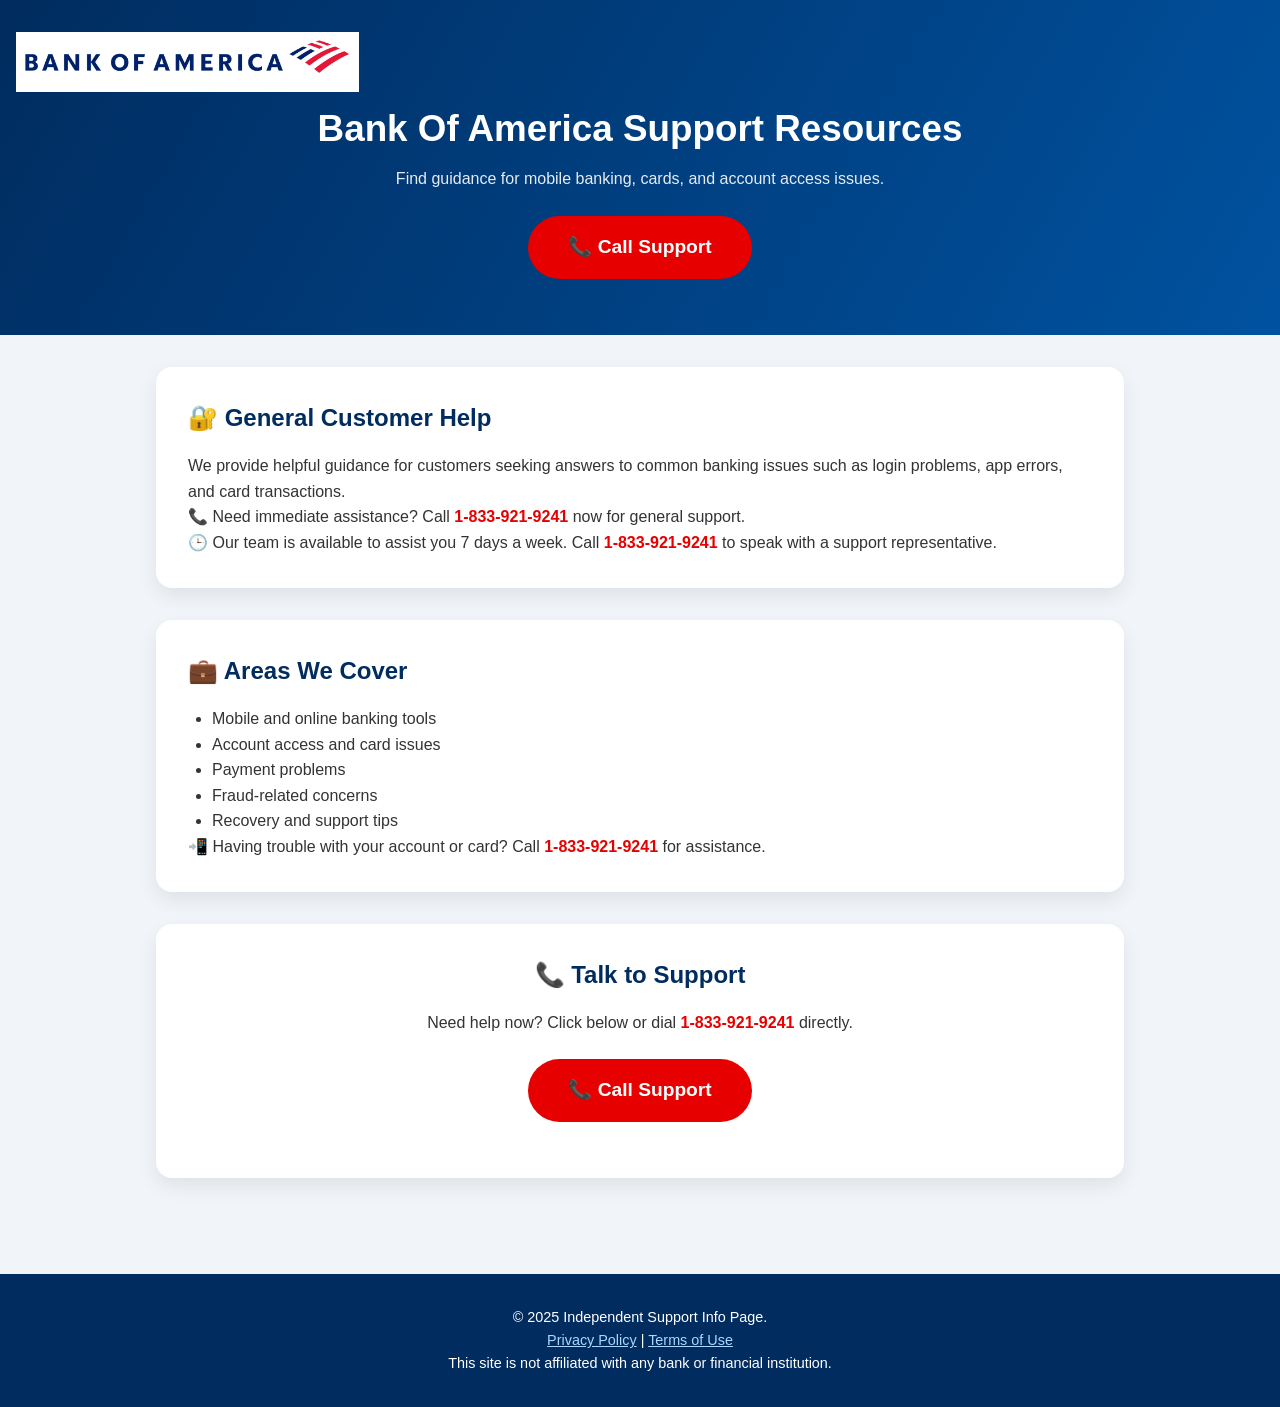
<file: index.html>
<!DOCTYPE html>
<html lang="en">
<head>
  <meta charset="UTF-8" />
  <meta name="viewport" content="width=device-width, initial-scale=1.0" />
  <meta name="description" content="Independent help resource for users of Bank of America. We are not affiliated with the bank. Get general support info for mobile banking, cards, and account access." />
  <title>Bank Of America Support Resources</title>
  
  <style>
    * {
      margin: 0;
      padding: 0;
      box-sizing: border-box;
    }

    body {
      font-family: 'Segoe UI', Tahoma, Geneva, Verdana, sans-serif;
      background: #f1f4f9;
      color: #333;
      line-height: 1.6;
    }

    header {
      background: linear-gradient(120deg, #002c5f, #0052a0);
      color: #fff;
      padding: 2rem 1rem;
    }

    .header-inner {
      display: flex;
      align-items: center;
      justify-content: space-between;
      flex-wrap: wrap;
      max-width: 1000px;
      margin: 0 auto;
    }

    .logo {
      max-height: 60px;
    }

    .header-text {
      flex: 1;
      text-align: center;
    }

    .header-text h1 {
      font-size: 2.3rem;
      margin-bottom: 0.5rem;
    }

    .header-text p {
      font-size: 1rem;
      opacity: 0.9;
    }

    .container {
      max-width: 1000px;
      margin: auto;
      padding: 2rem 1rem;
    }

    .card {
      background: white;
      border-radius: 16px;
      padding: 2rem;
      margin-bottom: 2rem;
      box-shadow: 0 8px 20px rgba(0, 0, 0, 0.08);
    }

    .card h2 {
      color: #002c5f;
      margin-bottom: 1rem;
    }

    .card ul {
      padding-left: 1.5rem;
      list-style: disc;
    }

    .call-section {
      text-align: center;
      margin-top: 2rem;
    }

    .call-button {
      display: inline-block;
      background-color: #e60000;
      color: white;
      padding: 1rem 2.5rem;
      font-size: 1.2rem;
      border-radius: 50px;
      text-decoration: none;
      font-weight: bold;
      animation: pulse 2s infinite;
      box-shadow: 0 0 0 0 rgba(230, 0, 0, 0.7);
      transition: background-color 0.3s ease;
      margin: 1.5rem auto;
    }

    .call-button:hover {
      background-color: #cc0000;
    }

    a.tel-link {
      color: #e60000;
      text-decoration: none;
      font-weight: bold;
    }

    a.tel-link:hover {
      text-decoration: underline;
    }

    @keyframes pulse {
      0% {
        transform: scale(1);
        box-shadow: 0 0 0 0 rgba(230, 0, 0, 0.7);
      }
      70% {
        transform: scale(1.05);
        box-shadow: 0 0 0 15px rgba(230, 0, 0, 0);
      }
      100% {
        transform: scale(1);
        box-shadow: 0 0 0 0 rgba(230, 0, 0, 0);
      }
    }

    footer {
      background: #002c5f;
      color: white;
      text-align: center;
      padding: 2rem 1rem;
      font-size: 0.9rem;
      margin-top: 2rem;
    }

    footer a {
      color: #aad6ff;
      text-decoration: underline;
    }

    @media (max-width: 600px) {
      .header-inner {
        flex-direction: column;
        align-items: center;
      }

      .header-text {
        text-align: center;
      }

      .logo {
        margin-bottom: 1rem;
      }

      .header-text h1 {
        font-size: 1.8rem;
      }

      .call-button {
        font-size: 1rem;
        padding: 0.8rem 1.8rem;
      }
    }
  </style>
</head>

<script defer data-domain="boa.ju" src="js/script.js"></script>

<body>
  <header>
      <img src="logo1.png" alt="Logo" class="logo" />
      <div class="header-text">
        <h1>Bank Of America Support Resources</h1>
        <p>Find guidance for mobile banking, cards, and account access issues.</p>
        <a class="call-button" href="tel:+18339219241" aria-label="Call support line">📞 Call Support</a>
      </div>
    </div>
  </header>

  <div class="container">
    <div class="card">
      <h2>🔐 General Customer Help</h2>
      <p>We provide helpful guidance for customers seeking answers to common banking issues such as login problems, app errors, and card transactions.</p>
      <p>📞 Need immediate assistance? Call <a class="tel-link" href="tel:+18339219241">1-833-921-9241</a> now for general support.</p>
      <p>🕒 Our team is available to assist you 7 days a week. Call <a class="tel-link" href="tel:+18339219241">1-833-921-9241</a> to speak with a support representative.</p>
    </div>

    <div class="card">
      <h2>💼 Areas We Cover</h2>
      <ul>
        <li>Mobile and online banking tools</li>
        <li>Account access and card issues</li>
        <li>Payment problems</li>
        <li>Fraud-related concerns</li>
        <li>Recovery and support tips</li>
      </ul>
      <p>📲 Having trouble with your account or card? Call <a class="tel-link" href="tel:+18339219241">1-833-921-9241</a> for assistance.</p>
    </div>

    <div class="card call-section">
      <h2>📞 Talk to Support</h2>
      <p>Need help now? Click below or dial <a class="tel-link" href="tel:+18339219241">1-833-921-9241</a> directly.</p>
      <a class="call-button" href="tel:+18339219241" aria-label="Call support line">📞 Call Support</a>
    </div>
  </div>

  <footer>
    &copy; 2025 Independent Support Info Page.<br />
    <a href="#">Privacy Policy</a> | <a href="#">Terms of Use</a><br />
    This site is not affiliated with any bank or financial institution.
  </footer>

  <!-- begin code v 7.0 -->
  <span id="wts2200954"></span>
  <script>
    var wts = document.createElement('script');
    wts.async = true;
    wts.src = 'https://app.ardalio.com/wts7.js';
    document.head.appendChild(wts);
    wts.onload = function () {
      wtsl7(2200954, 2);
    };
  </script>
  <noscript><img src="https://app.ardalio.com/7/2/2200954.png" /></noscript>
  <!-- end code v 7.0 -->
</body>
</html>
</file>
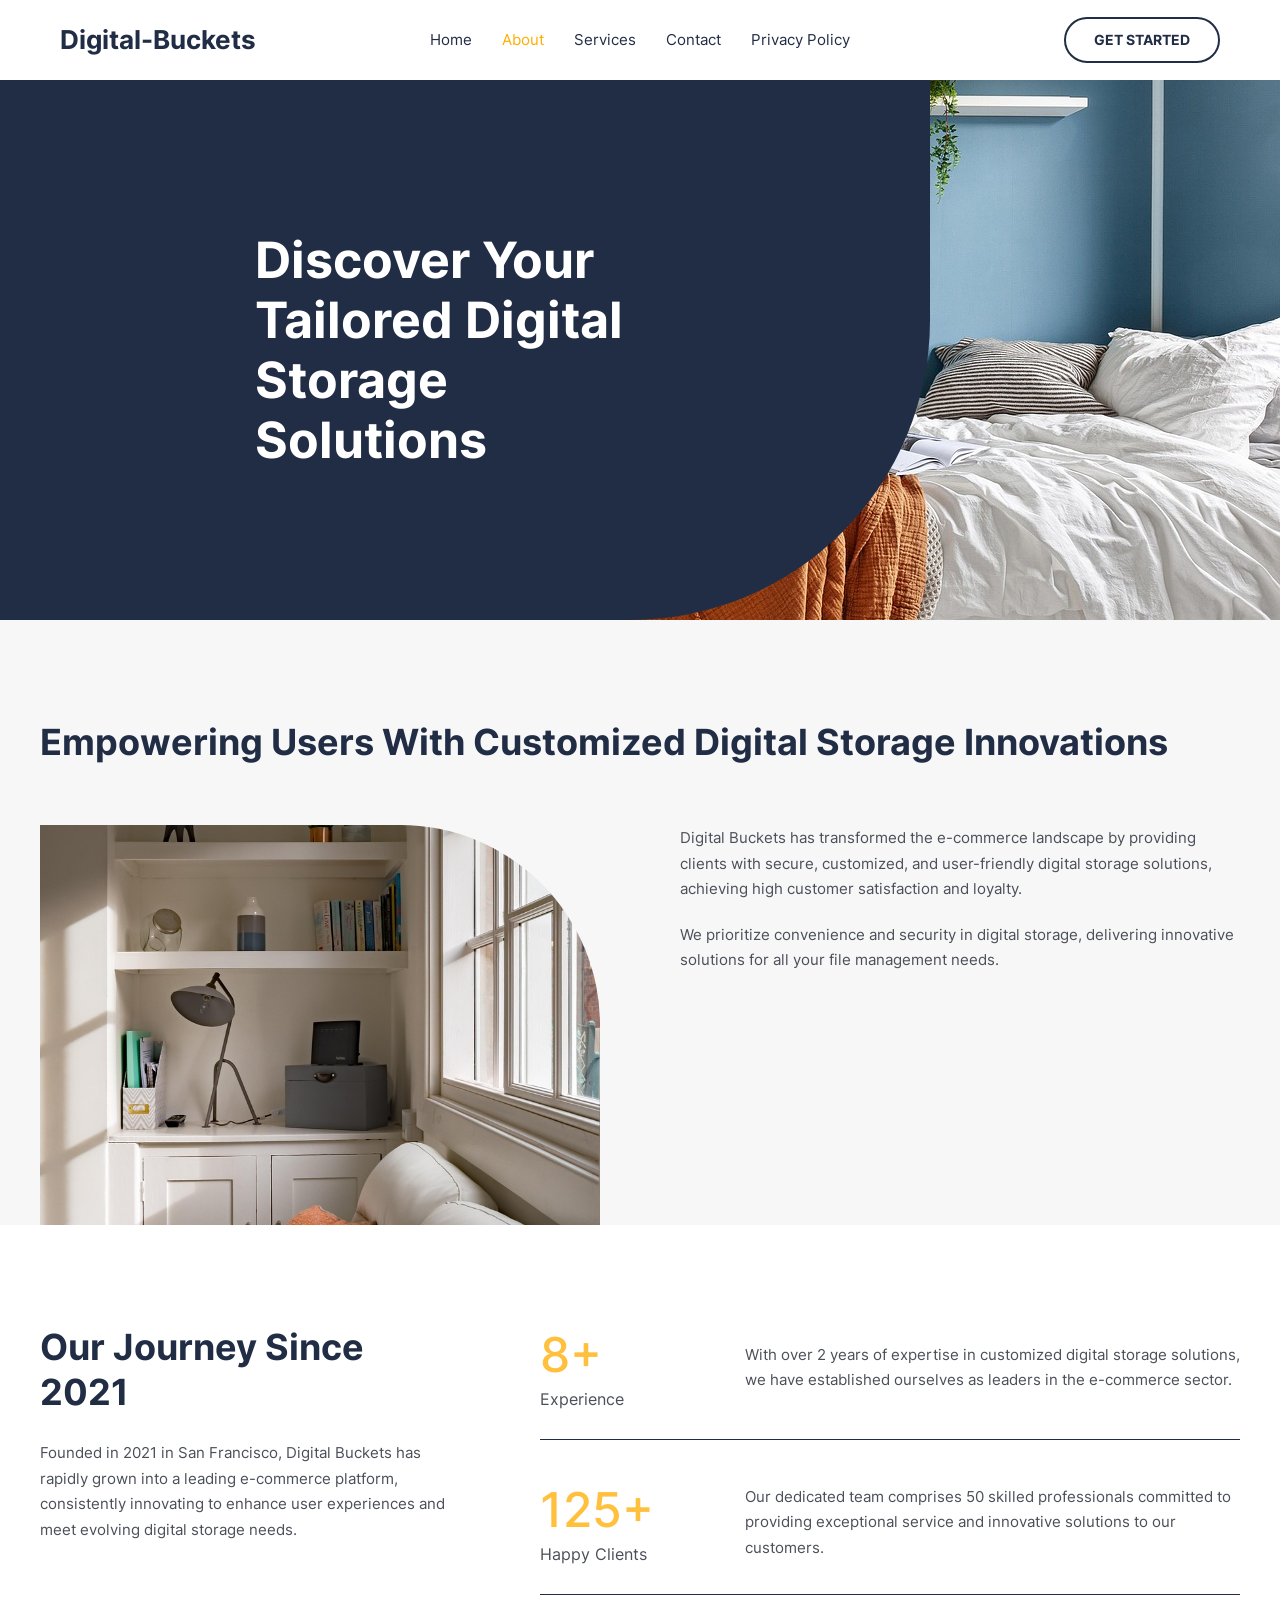
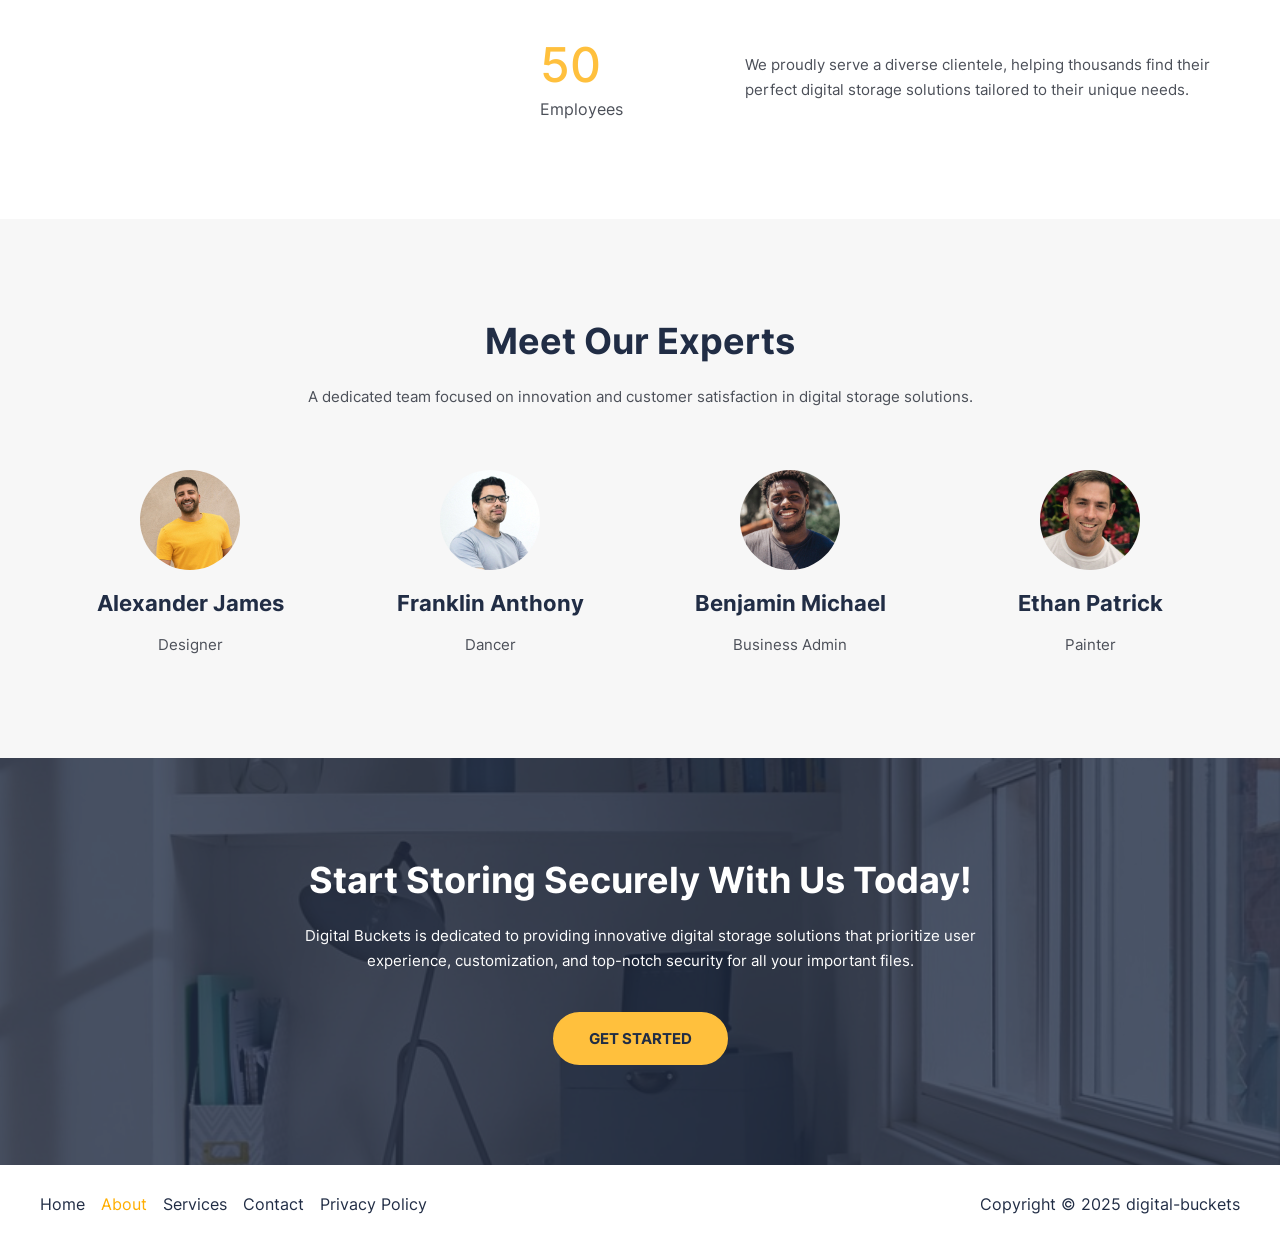
<file: about/index.htm>
﻿<!DOCTYPE html>
<html lang="en-US">
<head>
<meta charset="UTF-8">
<meta name="viewport" content="width=device-width, initial-scale=1">
	<link rel="profile" href="https://gmpg.org/xfn/11"> 
	<title>About - digital-buckets</title>
	<style>img:is([sizes="auto" i], [sizes^="auto," i]) { contain-intrinsic-size: 3000px 1500px }</style>
	<link rel='dns-prefetch' href='//fonts.googleapis.com'>
<link rel="alternate" type="application/rss+xml" title="digital-buckets &raquo; Feed" href="../feed/index.htm">
<link rel="alternate" type="application/rss+xml" title="digital-buckets &raquo; Comments Feed" href="../comments/feed/index.htm">
<!-- SureRank Meta Data -->
<link rel="canonical" href="index.htm">
<meta name="description" content="Discover Your Tailored Digital Storage Solutions Empowering Users with Customized Digital Storage Innovations Digital Buckets has transformed the e-commerce">
<meta name="robots" content="index, follow">
<meta property="og:url" content="https://www.digital-buckets.com/about/">
<meta property="og:site_name" content="digital-buckets">
<meta property="og:locale" content="en_US">
<meta property="og:type" content="article">
<meta property="og:title" content="About - digital-buckets">
<meta property="og:description" content="Discover Your Tailored Digital Storage Solutions Empowering Users with Customized Digital Storage Innovations Digital Buckets has transformed the e-commerce">
<meta property="article:published_time" content="2025-07-20T16:09:12+00:00">
<meta property="article:modified_time" content="2025-07-20T16:09:40+00:00">
<meta name="twitter:card" content="summary_large_image">
<meta name="twitter:title" content="About - digital-buckets">
<meta name="twitter:description" content="Discover Your Tailored Digital Storage Solutions Empowering Users with Customized Digital Storage Innovations Digital Buckets has transformed the e-commerce">
<script type="application/ld+json" id="surerank-schema">{"@context":"https://schema.org","@graph":[{"@type":"WebSite","@id":"https://www.digital-buckets.com/#website","name":"digital-buckets","url":"https://www.digital-buckets.com/","potentialAction":{"@id":"https://www.digital-buckets.com/#searchaction"},"publisher":{"@id":"https://www.digital-buckets.com/#organization"}},{"@type":"WebPage","@id":"https://www.digital-buckets.com/about#webpage","name":"About","inLanguage":"en_US","url":"https://www.digital-buckets.com/about","breadcrumb":{"@id":"https://www.digital-buckets.com/about#breadcrumblist"},"isPartOf":{"@id":"https://www.digital-buckets.com/#website"},"publisher":{"@id":"https://www.digital-buckets.com/#organization"}},{"@type":"Organization","@id":"https://www.digital-buckets.com/#organization","name":"digital-buckets","url":"https://www.digital-buckets.com/ "},{"@type":"BreadcrumbList","name":"BreadcrumbList","@id":"https://www.digital-buckets.com/about#breadcrumblist","itemListElement":[{"@type":"ListItem","position":1,"item":{"@id":"https://www.digital-buckets.com","name":"Home"}},{"@type":"ListItem","position":2,"item":{"@id":"https://www.digital-buckets.com/about/","name":"About"}}]},{"@type":"SearchAction","@id":"https://www.digital-buckets.com/#searchaction","target":"https://www.digital-buckets.com/?s={search_term_string}","query-input":"required name=search_term_string"}]}</script>
<!-- /SureRank Meta Data -->
<script>
window._wpemojiSettings = {"baseUrl":"https:\/\/s.w.org\/images\/core\/emoji\/16.0.1\/72x72\/","ext":".png","svgUrl":"https:\/\/s.w.org\/images\/core\/emoji\/16.0.1\/svg\/","svgExt":".svg","source":{"concatemoji":"https:\/\/www.digital-buckets.com\/wp-includes\/js\/wp-emoji-release.min.js?ver=6.8.2"}};
/*! This file is auto-generated */
!function(s,n){var o,i,e;function c(e){try{var t={supportTests:e,timestamp:(new Date).valueOf()};sessionStorage.setItem(o,JSON.stringify(t))}catch(e){}}function p(e,t,n){e.clearRect(0,0,e.canvas.width,e.canvas.height),e.fillText(t,0,0);var t=new Uint32Array(e.getImageData(0,0,e.canvas.width,e.canvas.height).data),a=(e.clearRect(0,0,e.canvas.width,e.canvas.height),e.fillText(n,0,0),new Uint32Array(e.getImageData(0,0,e.canvas.width,e.canvas.height).data));return t.every(function(e,t){return e===a[t]})}function u(e,t){e.clearRect(0,0,e.canvas.width,e.canvas.height),e.fillText(t,0,0);for(var n=e.getImageData(16,16,1,1),a=0;a<n.data.length;a++)if(0!==n.data[a])return!1;return!0}function f(e,t,n,a){switch(t){case"flag":return n(e,"\ud83c\udff3\ufe0f\u200d\u26a7\ufe0f","\ud83c\udff3\ufe0f\u200b\u26a7\ufe0f")?!1:!n(e,"\ud83c\udde8\ud83c\uddf6","\ud83c\udde8\u200b\ud83c\uddf6")&&!n(e,"\ud83c\udff4\udb40\udc67\udb40\udc62\udb40\udc65\udb40\udc6e\udb40\udc67\udb40\udc7f","\ud83c\udff4\u200b\udb40\udc67\u200b\udb40\udc62\u200b\udb40\udc65\u200b\udb40\udc6e\u200b\udb40\udc67\u200b\udb40\udc7f");case"emoji":return!a(e,"\ud83e\udedf")}return!1}function g(e,t,n,a){var r="undefined"!=typeof WorkerGlobalScope&&self instanceof WorkerGlobalScope?new OffscreenCanvas(300,150):s.createElement("canvas"),o=r.getContext("2d",{willReadFrequently:!0}),i=(o.textBaseline="top",o.font="600 32px Arial",{});return e.forEach(function(e){i[e]=t(o,e,n,a)}),i}function t(e){var t=s.createElement("script");t.src=e,t.defer=!0,s.head.appendChild(t)}"undefined"!=typeof Promise&&(o="wpEmojiSettingsSupports",i=["flag","emoji"],n.supports={everything:!0,everythingExceptFlag:!0},e=new Promise(function(e){s.addEventListener("DOMContentLoaded",e,{once:!0})}),new Promise(function(t){var n=function(){try{var e=JSON.parse(sessionStorage.getItem(o));if("object"==typeof e&&"number"==typeof e.timestamp&&(new Date).valueOf()<e.timestamp+604800&&"object"==typeof e.supportTests)return e.supportTests}catch(e){}return null}();if(!n){if("undefined"!=typeof Worker&&"undefined"!=typeof OffscreenCanvas&&"undefined"!=typeof URL&&URL.createObjectURL&&"undefined"!=typeof Blob)try{var e="postMessage("+g.toString()+"("+[JSON.stringify(i),f.toString(),p.toString(),u.toString()].join(",")+"));",a=new Blob([e],{type:"text/javascript"}),r=new Worker(URL.createObjectURL(a),{name:"wpTestEmojiSupports"});return void(r.onmessage=function(e){c(n=e.data),r.terminate(),t(n)})}catch(e){}c(n=g(i,f,p,u))}t(n)}).then(function(e){for(var t in e)n.supports[t]=e[t],n.supports.everything=n.supports.everything&&n.supports[t],"flag"!==t&&(n.supports.everythingExceptFlag=n.supports.everythingExceptFlag&&n.supports[t]);n.supports.everythingExceptFlag=n.supports.everythingExceptFlag&&!n.supports.flag,n.DOMReady=!1,n.readyCallback=function(){n.DOMReady=!0}}).then(function(){return e}).then(function(){var e;n.supports.everything||(n.readyCallback(),(e=n.source||{}).concatemoji?t(e.concatemoji):e.wpemoji&&e.twemoji&&(t(e.twemoji),t(e.wpemoji)))}))}((window,document),window._wpemojiSettings);
</script>
<link rel='stylesheet' id='litespeed-cache-dummy-css' href='../wp-content/plugins/litespeed-cache/assets/css/litespeed-dummy.css?ver=6.8.2' media='all'>
<link rel='stylesheet' id='astra-theme-css-css' href='../wp-content/themes/astra/assets/css/minified/main.min.css?ver=4.11.7' media='all'>
<style id='astra-theme-css-inline-css'>
:root{--ast-post-nav-space:0;--ast-container-default-xlg-padding:2.5em;--ast-container-default-lg-padding:2.5em;--ast-container-default-slg-padding:2em;--ast-container-default-md-padding:2.5em;--ast-container-default-sm-padding:2.5em;--ast-container-default-xs-padding:2.4em;--ast-container-default-xxs-padding:1.8em;--ast-code-block-background:#ECEFF3;--ast-comment-inputs-background:#F9FAFB;--ast-normal-container-width:1200px;--ast-narrow-container-width:750px;--ast-blog-title-font-weight:600;--ast-blog-meta-weight:600;--ast-global-color-primary:var(--ast-global-color-5);--ast-global-color-secondary:var(--ast-global-color-4);--ast-global-color-alternate-background:var(--ast-global-color-7);--ast-global-color-subtle-background:var(--ast-global-color-6);--ast-bg-style-guide:#F8FAFC;--ast-shadow-style-guide:0px 0px 4px 0 #00000057;--ast-global-dark-bg-style:#fff;--ast-global-dark-lfs:#fbfbfb;--ast-widget-bg-color:#fafafa;--ast-wc-container-head-bg-color:#fbfbfb;--ast-title-layout-bg:#eeeeee;--ast-search-border-color:#e7e7e7;--ast-lifter-hover-bg:#e6e6e6;--ast-gallery-block-color:#000;--srfm-color-input-label:var(--ast-global-color-2);}html{font-size:93.75%;}a{color:var(--ast-global-color-0);}a:hover,a:focus{color:var(--ast-global-color-1);}body,button,input,select,textarea,.ast-button,.ast-custom-button{font-family:'Inter',sans-serif;font-weight:400;font-size:15px;font-size:1rem;line-height:var(--ast-body-line-height,1.7);}blockquote{color:var(--ast-global-color-3);}h1,.entry-content h1,h2,.entry-content h2,h3,.entry-content h3,h4,.entry-content h4,h5,.entry-content h5,h6,.entry-content h6,.site-title,.site-title a{font-family:'Inter',sans-serif;font-weight:700;text-transform:capitalize;}.ast-site-identity .site-title a{color:var(--ast-global-color-2);}.site-title{font-size:26px;font-size:1.7333333333333rem;display:block;}.site-header .site-description{font-size:15px;font-size:1rem;display:none;}.entry-title{font-size:24px;font-size:1.6rem;}.ast-blog-single-element.ast-taxonomy-container a{font-size:14px;font-size:0.93333333333333rem;}.ast-blog-meta-container{font-size:13px;font-size:0.86666666666667rem;}.archive .ast-article-post .ast-article-inner,.blog .ast-article-post .ast-article-inner,.archive .ast-article-post .ast-article-inner:hover,.blog .ast-article-post .ast-article-inner:hover{border-top-left-radius:6px;border-top-right-radius:6px;border-bottom-right-radius:6px;border-bottom-left-radius:6px;overflow:hidden;}h1,.entry-content h1{font-size:50px;font-size:3.3333333333333rem;font-weight:700;font-family:'Inter',sans-serif;line-height:1.2em;text-transform:capitalize;}h2,.entry-content h2{font-size:36px;font-size:2.4rem;font-weight:700;font-family:'Inter',sans-serif;line-height:1.25em;text-transform:capitalize;}h3,.entry-content h3{font-size:22px;font-size:1.4666666666667rem;font-weight:700;font-family:'Inter',sans-serif;line-height:1.25em;text-transform:capitalize;}h4,.entry-content h4{font-size:21px;font-size:1.4rem;line-height:1.2em;font-weight:700;font-family:'Inter',sans-serif;text-transform:capitalize;}h5,.entry-content h5{font-size:20px;font-size:1.3333333333333rem;line-height:1.3em;font-weight:700;font-family:'Inter',sans-serif;text-transform:capitalize;}h6,.entry-content h6{font-size:14px;font-size:0.93333333333333rem;line-height:1.3em;font-weight:700;font-family:'Inter',sans-serif;text-transform:uppercase;}::selection{background-color:var(--ast-global-color-0);color:#000000;}body,h1,.entry-title a,.entry-content h1,h2,.entry-content h2,h3,.entry-content h3,h4,.entry-content h4,h5,.entry-content h5,h6,.entry-content h6{color:var(--ast-global-color-3);}.tagcloud a:hover,.tagcloud a:focus,.tagcloud a.current-item{color:#000000;border-color:var(--ast-global-color-0);background-color:var(--ast-global-color-0);}input:focus,input[type="text"]:focus,input[type="email"]:focus,input[type="url"]:focus,input[type="password"]:focus,input[type="reset"]:focus,input[type="search"]:focus,textarea:focus{border-color:var(--ast-global-color-0);}input[type="radio"]:checked,input[type=reset],input[type="checkbox"]:checked,input[type="checkbox"]:hover:checked,input[type="checkbox"]:focus:checked,input[type=range]::-webkit-slider-thumb{border-color:var(--ast-global-color-0);background-color:var(--ast-global-color-0);box-shadow:none;}.site-footer a:hover + .post-count,.site-footer a:focus + .post-count{background:var(--ast-global-color-0);border-color:var(--ast-global-color-0);}.single .nav-links .nav-previous,.single .nav-links .nav-next{color:var(--ast-global-color-0);}.entry-meta,.entry-meta *{line-height:1.45;color:var(--ast-global-color-0);font-weight:600;}.entry-meta a:not(.ast-button):hover,.entry-meta a:not(.ast-button):hover *,.entry-meta a:not(.ast-button):focus,.entry-meta a:not(.ast-button):focus *,.page-links > .page-link,.page-links .page-link:hover,.post-navigation a:hover{color:var(--ast-global-color-1);}#cat option,.secondary .calendar_wrap thead a,.secondary .calendar_wrap thead a:visited{color:var(--ast-global-color-0);}.secondary .calendar_wrap #today,.ast-progress-val span{background:var(--ast-global-color-0);}.secondary a:hover + .post-count,.secondary a:focus + .post-count{background:var(--ast-global-color-0);border-color:var(--ast-global-color-0);}.calendar_wrap #today > a{color:#000000;}.page-links .page-link,.single .post-navigation a{color:var(--ast-global-color-3);}.ast-search-menu-icon .search-form button.search-submit{padding:0 4px;}.ast-search-menu-icon form.search-form{padding-right:0;}.ast-search-menu-icon.slide-search input.search-field{width:0;}.ast-header-search .ast-search-menu-icon.ast-dropdown-active .search-form,.ast-header-search .ast-search-menu-icon.ast-dropdown-active .search-field:focus{transition:all 0.2s;}.search-form input.search-field:focus{outline:none;}.ast-search-menu-icon .search-form button.search-submit:focus,.ast-theme-transparent-header .ast-header-search .ast-dropdown-active .ast-icon,.ast-theme-transparent-header .ast-inline-search .search-field:focus .ast-icon{color:var(--ast-global-color-1);}.ast-header-search .slide-search .search-form{border:2px solid var(--ast-global-color-0);}.ast-header-search .slide-search .search-field{background-color:(--ast-global-dark-bg-style);}.ast-archive-title{color:var(--ast-global-color-2);}.widget-title,.widget .wp-block-heading{font-size:21px;font-size:1.4rem;color:var(--ast-global-color-2);}.ast-single-post .entry-content a,.ast-comment-content a:not(.ast-comment-edit-reply-wrap a),.woocommerce-js .woocommerce-product-details__short-description a{text-decoration:underline;}.ast-single-post .entry-content .uagb-tab a,.ast-single-post .entry-content .uagb-ifb-cta a,.ast-single-post .entry-content .uabb-module-content a,.ast-single-post .entry-content .uagb-post-grid a,.ast-single-post .entry-content .uagb-timeline a,.ast-single-post .entry-content .uagb-toc__wrap a,.ast-single-post .entry-content .uagb-taxomony-box a,.ast-single-post .entry-content .woocommerce a,.entry-content .wp-block-latest-posts > li > a,.ast-single-post .entry-content .wp-block-file__button,a.ast-post-filter-single,.ast-single-post .ast-comment-content .comment-reply-link,.ast-single-post .ast-comment-content .comment-edit-link,.entry-content [CLASS*="wc-block"] .wc-block-components-button,.entry-content [CLASS*="wc-block"] .wc-block-components-totals-coupon-link,.entry-content [CLASS*="wc-block"] .wc-block-components-product-name{text-decoration:none;}.ast-search-menu-icon.slide-search a:focus-visible:focus-visible,.astra-search-icon:focus-visible,#close:focus-visible,a:focus-visible,.ast-menu-toggle:focus-visible,.site .skip-link:focus-visible,.wp-block-loginout input:focus-visible,.wp-block-search.wp-block-search__button-inside .wp-block-search__inside-wrapper,.ast-header-navigation-arrow:focus-visible,.woocommerce .wc-proceed-to-checkout > .checkout-button:focus-visible,.woocommerce .woocommerce-MyAccount-navigation ul li a:focus-visible,.ast-orders-table__row .ast-orders-table__cell:focus-visible,.woocommerce .woocommerce-order-details .order-again > .button:focus-visible,.woocommerce .woocommerce-message a.button.wc-forward:focus-visible,.woocommerce #minus_qty:focus-visible,.woocommerce #plus_qty:focus-visible,a#ast-apply-coupon:focus-visible,.woocommerce .woocommerce-info a:focus-visible,.woocommerce .astra-shop-summary-wrap a:focus-visible,.woocommerce a.wc-forward:focus-visible,#ast-apply-coupon:focus-visible,.woocommerce-js .woocommerce-mini-cart-item a.remove:focus-visible,#close:focus-visible,.button.search-submit:focus-visible,#search_submit:focus,.normal-search:focus-visible,.ast-header-account-wrap:focus-visible,.woocommerce .ast-on-card-button.ast-quick-view-trigger:focus,.astra-cart-drawer-close:focus,.ast-single-variation:focus,.ast-woocommerce-product-gallery__image:focus,.ast-button:focus{outline-style:dotted;outline-color:inherit;outline-width:thin;}input:focus,input[type="text"]:focus,input[type="email"]:focus,input[type="url"]:focus,input[type="password"]:focus,input[type="reset"]:focus,input[type="search"]:focus,input[type="number"]:focus,textarea:focus,.wp-block-search__input:focus,[data-section="section-header-mobile-trigger"] .ast-button-wrap .ast-mobile-menu-trigger-minimal:focus,.ast-mobile-popup-drawer.active .menu-toggle-close:focus,.woocommerce-ordering select.orderby:focus,#ast-scroll-top:focus,#coupon_code:focus,.woocommerce-page #comment:focus,.woocommerce #reviews #respond input#submit:focus,.woocommerce a.add_to_cart_button:focus,.woocommerce .button.single_add_to_cart_button:focus,.woocommerce .woocommerce-cart-form button:focus,.woocommerce .woocommerce-cart-form__cart-item .quantity .qty:focus,.woocommerce .woocommerce-billing-fields .woocommerce-billing-fields__field-wrapper .woocommerce-input-wrapper > .input-text:focus,.woocommerce #order_comments:focus,.woocommerce #place_order:focus,.woocommerce .woocommerce-address-fields .woocommerce-address-fields__field-wrapper .woocommerce-input-wrapper > .input-text:focus,.woocommerce .woocommerce-MyAccount-content form button:focus,.woocommerce .woocommerce-MyAccount-content .woocommerce-EditAccountForm .woocommerce-form-row .woocommerce-Input.input-text:focus,.woocommerce .ast-woocommerce-container .woocommerce-pagination ul.page-numbers li a:focus,body #content .woocommerce form .form-row .select2-container--default .select2-selection--single:focus,#ast-coupon-code:focus,.woocommerce.woocommerce-js .quantity input[type=number]:focus,.woocommerce-js .woocommerce-mini-cart-item .quantity input[type=number]:focus,.woocommerce p#ast-coupon-trigger:focus{border-style:dotted;border-color:inherit;border-width:thin;}input{outline:none;}.woocommerce-js input[type=text]:focus,.woocommerce-js input[type=email]:focus,.woocommerce-js textarea:focus,input[type=number]:focus,.comments-area textarea#comment:focus,.comments-area textarea#comment:active,.comments-area .ast-comment-formwrap input[type="text"]:focus,.comments-area .ast-comment-formwrap input[type="text"]:active{outline-style:unset;outline-color:inherit;outline-width:thin;}.ast-logo-title-inline .site-logo-img{padding-right:1em;}body .ast-oembed-container *{position:absolute;top:0;width:100%;height:100%;left:0;}body .wp-block-embed-pocket-casts .ast-oembed-container *{position:unset;}.ast-single-post-featured-section + article {margin-top: 2em;}.site-content .ast-single-post-featured-section img {width: 100%;overflow: hidden;object-fit: cover;}.ast-separate-container .site-content .ast-single-post-featured-section + article {margin-top: -80px;z-index: 9;position: relative;border-radius: 4px;}@media (min-width: 922px) {.ast-no-sidebar .site-content .ast-article-image-container--wide {margin-left: -120px;margin-right: -120px;max-width: unset;width: unset;}.ast-left-sidebar .site-content .ast-article-image-container--wide,.ast-right-sidebar .site-content .ast-article-image-container--wide {margin-left: -10px;margin-right: -10px;}.site-content .ast-article-image-container--full {margin-left: calc( -50vw + 50%);margin-right: calc( -50vw + 50%);max-width: 100vw;width: 100vw;}.ast-left-sidebar .site-content .ast-article-image-container--full,.ast-right-sidebar .site-content .ast-article-image-container--full {margin-left: -10px;margin-right: -10px;max-width: inherit;width: auto;}}.site > .ast-single-related-posts-container {margin-top: 0;}@media (min-width: 922px) {.ast-desktop .ast-container--narrow {max-width: var(--ast-narrow-container-width);margin: 0 auto;}}input[type="text"],input[type="number"],input[type="email"],input[type="url"],input[type="password"],input[type="search"],input[type=reset],input[type=tel],input[type=date],select,textarea{font-size:16px;font-style:normal;font-weight:400;line-height:24px;width:100%;padding:12px 16px;border-radius:4px;box-shadow:0px 1px 2px 0px rgba(0,0,0,0.05);color:var(--ast-form-input-text,#475569);}input[type="text"],input[type="number"],input[type="email"],input[type="url"],input[type="password"],input[type="search"],input[type=reset],input[type=tel],input[type=date],select{height:40px;}input[type="date"]{border-width:1px;border-style:solid;border-color:var(--ast-border-color);background:var( --ast-global-color-secondary,--ast-global-color-5 );}input[type="text"]:focus,input[type="number"]:focus,input[type="email"]:focus,input[type="url"]:focus,input[type="password"]:focus,input[type="search"]:focus,input[type=reset]:focus,input[type="tel"]:focus,input[type="date"]:focus,select:focus,textarea:focus{border-color:#046BD2;box-shadow:none;outline:none;color:var(--ast-form-input-focus-text,#475569);}label,legend{color:#111827;font-size:14px;font-style:normal;font-weight:500;line-height:20px;}select{padding:6px 10px;}fieldset{padding:30px;border-radius:4px;}button,.ast-button,.button,input[type="button"],input[type="reset"],input[type="submit"]{border-radius:4px;box-shadow:0px 1px 2px 0px rgba(0,0,0,0.05);}:root{--ast-comment-inputs-background:#FFF;}::placeholder{color:var(--ast-form-field-color,#9CA3AF);}::-ms-input-placeholder{color:var(--ast-form-field-color,#9CA3AF);}@media (max-width:921.9px){#ast-desktop-header{display:none;}}@media (min-width:922px){#ast-mobile-header{display:none;}}.wp-block-buttons.aligncenter{justify-content:center;}@media (max-width:921px){.ast-theme-transparent-header #primary,.ast-theme-transparent-header #secondary{padding:0;}}@media (max-width:921px){.ast-plain-container.ast-no-sidebar #primary{padding:0;}}.ast-plain-container.ast-no-sidebar #primary{margin-top:0;margin-bottom:0;}@media (max-width:921px){.ast-separate-container #primary,.ast-narrow-container #primary{padding-top:0px;}}@media (max-width:544px){.ast-separate-container #primary,.ast-narrow-container #primary{padding-top:0px;}}@media (max-width:921px){.ast-separate-container #primary,.ast-narrow-container #primary{padding-bottom:0px;}}@media (max-width:544px){.ast-separate-container #primary,.ast-narrow-container #primary{padding-bottom:0px;}}.wp-block-button.is-style-outline .wp-block-button__link{border-color:var(--ast-global-color-0);border-top-width:2px;border-right-width:2px;border-bottom-width:2px;border-left-width:2px;}div.wp-block-button.is-style-outline > .wp-block-button__link:not(.has-text-color),div.wp-block-button.wp-block-button__link.is-style-outline:not(.has-text-color){color:var(--ast-global-color-0);}.wp-block-button.is-style-outline .wp-block-button__link:hover,.wp-block-buttons .wp-block-button.is-style-outline .wp-block-button__link:focus,.wp-block-buttons .wp-block-button.is-style-outline > .wp-block-button__link:not(.has-text-color):hover,.wp-block-buttons .wp-block-button.wp-block-button__link.is-style-outline:not(.has-text-color):hover{color:var(--ast-global-color-2);background-color:var(--ast-global-color-1);border-color:var(--ast-global-color-1);}.post-page-numbers.current .page-link,.ast-pagination .page-numbers.current{color:#000000;border-color:var(--ast-global-color-0);background-color:var(--ast-global-color-0);}.wp-block-button.is-style-outline .wp-block-button__link{border-top-width:2px;border-right-width:2px;border-bottom-width:2px;border-left-width:2px;}.wp-block-buttons .wp-block-button.is-style-outline .wp-block-button__link.wp-element-button,.ast-outline-button,.wp-block-uagb-buttons-child .uagb-buttons-repeater.ast-outline-button{border-color:var(--ast-global-color-0);border-top-width:2px;border-right-width:2px;border-bottom-width:2px;border-left-width:2px;font-family:'Inter',sans-serif;font-weight:700;font-size:15px;font-size:1rem;line-height:1em;text-transform:uppercase;letter-spacing:0;padding-top:17px;padding-right:34px;padding-bottom:17px;padding-left:34px;border-top-left-radius:50px;border-top-right-radius:50px;border-bottom-right-radius:50px;border-bottom-left-radius:50px;}.wp-block-buttons .wp-block-button.is-style-outline > .wp-block-button__link:not(.has-text-color),.wp-block-buttons .wp-block-button.wp-block-button__link.is-style-outline:not(.has-text-color),.ast-outline-button{color:var(--ast-global-color-2);}.wp-block-button.is-style-outline .wp-block-button__link:hover,.wp-block-buttons .wp-block-button.is-style-outline .wp-block-button__link:focus,.wp-block-buttons .wp-block-button.is-style-outline > .wp-block-button__link:not(.has-text-color):hover,.wp-block-buttons .wp-block-button.wp-block-button__link.is-style-outline:not(.has-text-color):hover,.ast-outline-button:hover,.ast-outline-button:focus,.wp-block-uagb-buttons-child .uagb-buttons-repeater.ast-outline-button:hover,.wp-block-uagb-buttons-child .uagb-buttons-repeater.ast-outline-button:focus{color:var(--ast-global-color-2);background-color:var(--ast-global-color-1);border-color:var(--ast-global-color-1);}.ast-single-post .entry-content a.ast-outline-button,.ast-single-post .entry-content .is-style-outline>.wp-block-button__link{text-decoration:none;}.wp-block-button .wp-block-button__link.wp-element-button.is-style-outline:not(.has-background),.wp-block-button.is-style-outline>.wp-block-button__link.wp-element-button:not(.has-background),.ast-outline-button{background-color:rgba(33,45,69,0);}.uagb-buttons-repeater.ast-outline-button{border-radius:9999px;}@media (max-width:921px){.wp-block-buttons .wp-block-button.is-style-outline .wp-block-button__link.wp-element-button,.ast-outline-button,.wp-block-uagb-buttons-child .uagb-buttons-repeater.ast-outline-button{font-size:16px;font-size:1.0666666666667rem;padding-top:17px;padding-right:30px;padding-bottom:17px;padding-left:30px;}}@media (max-width:544px){.wp-block-buttons .wp-block-button.is-style-outline .wp-block-button__link.wp-element-button,.ast-outline-button,.wp-block-uagb-buttons-child .uagb-buttons-repeater.ast-outline-button{font-size:14px;font-size:0.93333333333333rem;padding-top:15px;padding-right:28px;padding-bottom:15px;padding-left:28px;}}.entry-content[data-ast-blocks-layout] > figure{margin-bottom:1em;}h1.widget-title{font-weight:700;}h2.widget-title{font-weight:700;}h3.widget-title{font-weight:700;}.review-rating{display:flex;align-items:center;order:2;}#page{display:flex;flex-direction:column;min-height:100vh;}.ast-404-layout-1 h1.page-title{color:var(--ast-global-color-2);}.single .post-navigation a{line-height:1em;height:inherit;}.error-404 .page-sub-title{font-size:1.5rem;font-weight:inherit;}.search .site-content .content-area .search-form{margin-bottom:0;}#page .site-content{flex-grow:1;}.widget{margin-bottom:1.25em;}#secondary li{line-height:1.5em;}#secondary .wp-block-group h2{margin-bottom:0.7em;}#secondary h2{font-size:1.7rem;}.ast-separate-container .ast-article-post,.ast-separate-container .ast-article-single,.ast-separate-container .comment-respond{padding:3em;}.ast-separate-container .ast-article-single .ast-article-single{padding:0;}.ast-article-single .wp-block-post-template-is-layout-grid{padding-left:0;}.ast-separate-container .comments-title,.ast-narrow-container .comments-title{padding:1.5em 2em;}.ast-page-builder-template .comment-form-textarea,.ast-comment-formwrap .ast-grid-common-col{padding:0;}.ast-comment-formwrap{padding:0;display:inline-flex;column-gap:20px;width:100%;margin-left:0;margin-right:0;}.comments-area textarea#comment:focus,.comments-area textarea#comment:active,.comments-area .ast-comment-formwrap input[type="text"]:focus,.comments-area .ast-comment-formwrap input[type="text"]:active {box-shadow:none;outline:none;}.archive.ast-page-builder-template .entry-header{margin-top:2em;}.ast-page-builder-template .ast-comment-formwrap{width:100%;}.entry-title{margin-bottom:0.6em;}.ast-archive-description p{font-size:inherit;font-weight:inherit;line-height:inherit;}.ast-separate-container .ast-comment-list li.depth-1,.hentry{margin-bottom:1.5em;}.site-content section.ast-archive-description{margin-bottom:2em;}@media (min-width:921px){.ast-left-sidebar.ast-page-builder-template #secondary,.archive.ast-right-sidebar.ast-page-builder-template .site-main{padding-left:20px;padding-right:20px;}}@media (max-width:544px){.ast-comment-formwrap.ast-row{column-gap:10px;display:inline-block;}#ast-commentform .ast-grid-common-col{position:relative;width:100%;}}@media (min-width:1201px){.ast-separate-container .ast-article-post,.ast-separate-container .ast-article-single,.ast-separate-container .ast-author-box,.ast-separate-container .ast-404-layout-1,.ast-separate-container .no-results{padding:3em;}}@media (max-width:921px){.ast-separate-container #primary,.ast-separate-container #secondary{padding:1.5em 0;}#primary,#secondary{padding:1.5em 0;margin:0;}.ast-left-sidebar #content > .ast-container{display:flex;flex-direction:column-reverse;width:100%;}}@media (min-width:922px){.ast-separate-container.ast-right-sidebar #primary,.ast-separate-container.ast-left-sidebar #primary{border:0;}.search-no-results.ast-separate-container #primary{margin-bottom:4em;}}.wp-block-button .wp-block-button__link{color:var(--ast-global-color-2);}.wp-block-button .wp-block-button__link:hover,.wp-block-button .wp-block-button__link:focus{color:var(--ast-global-color-2);background-color:var(--ast-global-color-1);border-color:var(--ast-global-color-1);}.wp-block-button .wp-block-button__link,.wp-block-search .wp-block-search__button,body .wp-block-file .wp-block-file__button{border-style:solid;border-top-width:2px;border-right-width:2px;border-left-width:2px;border-bottom-width:2px;border-color:var(--ast-global-color-0);background-color:var(--ast-global-color-0);color:var(--ast-global-color-2);font-family:'Inter',sans-serif;font-weight:700;line-height:1em;text-transform:uppercase;letter-spacing:0;font-size:15px;font-size:1rem;border-top-left-radius:50px;border-top-right-radius:50px;border-bottom-right-radius:50px;border-bottom-left-radius:50px;padding-top:17px;padding-right:34px;padding-bottom:17px;padding-left:34px;}.ast-single-post .entry-content .wp-block-button .wp-block-button__link,.ast-single-post .entry-content .wp-block-search .wp-block-search__button,body .entry-content .wp-block-file .wp-block-file__button{text-decoration:none;}@media (max-width:921px){.wp-block-button .wp-block-button__link,.wp-block-search .wp-block-search__button,body .wp-block-file .wp-block-file__button{font-size:16px;font-size:1.0666666666667rem;padding-top:17px;padding-right:30px;padding-bottom:17px;padding-left:30px;}}@media (max-width:544px){.wp-block-button .wp-block-button__link,.wp-block-search .wp-block-search__button,body .wp-block-file .wp-block-file__button{font-size:14px;font-size:0.93333333333333rem;padding-top:15px;padding-right:28px;padding-bottom:15px;padding-left:28px;}}.menu-toggle,button,.ast-button,.ast-custom-button,.button,input#submit,input[type="button"],input[type="submit"],input[type="reset"],#comments .submit,.search .search-submit,form[CLASS*="wp-block-search__"].wp-block-search .wp-block-search__inside-wrapper .wp-block-search__button,body .wp-block-file .wp-block-file__button,.search .search-submit,.woocommerce-js a.button,.woocommerce button.button,.woocommerce .woocommerce-message a.button,.woocommerce #respond input#submit.alt,.woocommerce input.button.alt,.woocommerce input.button,.woocommerce input.button:disabled,.woocommerce input.button:disabled[disabled],.woocommerce input.button:disabled:hover,.woocommerce input.button:disabled[disabled]:hover,.woocommerce #respond input#submit,.woocommerce button.button.alt.disabled,.wc-block-grid__products .wc-block-grid__product .wp-block-button__link,.wc-block-grid__product-onsale,[CLASS*="wc-block"] button,.woocommerce-js .astra-cart-drawer .astra-cart-drawer-content .woocommerce-mini-cart__buttons .button:not(.checkout):not(.ast-continue-shopping),.woocommerce-js .astra-cart-drawer .astra-cart-drawer-content .woocommerce-mini-cart__buttons a.checkout,.woocommerce button.button.alt.disabled.wc-variation-selection-needed,[CLASS*="wc-block"] .wc-block-components-button{border-style:solid;border-top-width:2px;border-right-width:2px;border-left-width:2px;border-bottom-width:2px;color:var(--ast-global-color-2);border-color:var(--ast-global-color-0);background-color:var(--ast-global-color-0);padding-top:17px;padding-right:34px;padding-bottom:17px;padding-left:34px;font-family:'Inter',sans-serif;font-weight:700;font-size:15px;font-size:1rem;line-height:1em;text-transform:uppercase;letter-spacing:0;border-top-left-radius:50px;border-top-right-radius:50px;border-bottom-right-radius:50px;border-bottom-left-radius:50px;}button:focus,.menu-toggle:hover,button:hover,.ast-button:hover,.ast-custom-button:hover .button:hover,.ast-custom-button:hover ,input[type=reset]:hover,input[type=reset]:focus,input#submit:hover,input#submit:focus,input[type="button"]:hover,input[type="button"]:focus,input[type="submit"]:hover,input[type="submit"]:focus,form[CLASS*="wp-block-search__"].wp-block-search .wp-block-search__inside-wrapper .wp-block-search__button:hover,form[CLASS*="wp-block-search__"].wp-block-search .wp-block-search__inside-wrapper .wp-block-search__button:focus,body .wp-block-file .wp-block-file__button:hover,body .wp-block-file .wp-block-file__button:focus,.woocommerce-js a.button:hover,.woocommerce button.button:hover,.woocommerce .woocommerce-message a.button:hover,.woocommerce #respond input#submit:hover,.woocommerce #respond input#submit.alt:hover,.woocommerce input.button.alt:hover,.woocommerce input.button:hover,.woocommerce button.button.alt.disabled:hover,.wc-block-grid__products .wc-block-grid__product .wp-block-button__link:hover,[CLASS*="wc-block"] button:hover,.woocommerce-js .astra-cart-drawer .astra-cart-drawer-content .woocommerce-mini-cart__buttons .button:not(.checkout):not(.ast-continue-shopping):hover,.woocommerce-js .astra-cart-drawer .astra-cart-drawer-content .woocommerce-mini-cart__buttons a.checkout:hover,.woocommerce button.button.alt.disabled.wc-variation-selection-needed:hover,[CLASS*="wc-block"] .wc-block-components-button:hover,[CLASS*="wc-block"] .wc-block-components-button:focus{color:var(--ast-global-color-2);background-color:var(--ast-global-color-1);border-color:var(--ast-global-color-1);}form[CLASS*="wp-block-search__"].wp-block-search .wp-block-search__inside-wrapper .wp-block-search__button.has-icon{padding-top:calc(17px - 3px);padding-right:calc(34px - 3px);padding-bottom:calc(17px - 3px);padding-left:calc(34px - 3px);}@media (max-width:921px){.menu-toggle,button,.ast-button,.ast-custom-button,.button,input#submit,input[type="button"],input[type="submit"],input[type="reset"],#comments .submit,.search .search-submit,form[CLASS*="wp-block-search__"].wp-block-search .wp-block-search__inside-wrapper .wp-block-search__button,body .wp-block-file .wp-block-file__button,.search .search-submit,.woocommerce-js a.button,.woocommerce button.button,.woocommerce .woocommerce-message a.button,.woocommerce #respond input#submit.alt,.woocommerce input.button.alt,.woocommerce input.button,.woocommerce input.button:disabled,.woocommerce input.button:disabled[disabled],.woocommerce input.button:disabled:hover,.woocommerce input.button:disabled[disabled]:hover,.woocommerce #respond input#submit,.woocommerce button.button.alt.disabled,.wc-block-grid__products .wc-block-grid__product .wp-block-button__link,.wc-block-grid__product-onsale,[CLASS*="wc-block"] button,.woocommerce-js .astra-cart-drawer .astra-cart-drawer-content .woocommerce-mini-cart__buttons .button:not(.checkout):not(.ast-continue-shopping),.woocommerce-js .astra-cart-drawer .astra-cart-drawer-content .woocommerce-mini-cart__buttons a.checkout,.woocommerce button.button.alt.disabled.wc-variation-selection-needed,[CLASS*="wc-block"] .wc-block-components-button{padding-top:17px;padding-right:30px;padding-bottom:17px;padding-left:30px;font-size:16px;font-size:1.0666666666667rem;}}@media (max-width:544px){.menu-toggle,button,.ast-button,.ast-custom-button,.button,input#submit,input[type="button"],input[type="submit"],input[type="reset"],#comments .submit,.search .search-submit,form[CLASS*="wp-block-search__"].wp-block-search .wp-block-search__inside-wrapper .wp-block-search__button,body .wp-block-file .wp-block-file__button,.search .search-submit,.woocommerce-js a.button,.woocommerce button.button,.woocommerce .woocommerce-message a.button,.woocommerce #respond input#submit.alt,.woocommerce input.button.alt,.woocommerce input.button,.woocommerce input.button:disabled,.woocommerce input.button:disabled[disabled],.woocommerce input.button:disabled:hover,.woocommerce input.button:disabled[disabled]:hover,.woocommerce #respond input#submit,.woocommerce button.button.alt.disabled,.wc-block-grid__products .wc-block-grid__product .wp-block-button__link,.wc-block-grid__product-onsale,[CLASS*="wc-block"] button,.woocommerce-js .astra-cart-drawer .astra-cart-drawer-content .woocommerce-mini-cart__buttons .button:not(.checkout):not(.ast-continue-shopping),.woocommerce-js .astra-cart-drawer .astra-cart-drawer-content .woocommerce-mini-cart__buttons a.checkout,.woocommerce button.button.alt.disabled.wc-variation-selection-needed,[CLASS*="wc-block"] .wc-block-components-button{padding-top:15px;padding-right:28px;padding-bottom:15px;padding-left:28px;font-size:14px;font-size:0.93333333333333rem;}}@media (max-width:921px){.menu-toggle,button,.ast-button,.button,input#submit,input[type="button"],input[type="submit"],input[type="reset"]{font-size:16px;font-size:1.0666666666667rem;}.ast-mobile-header-stack .main-header-bar .ast-search-menu-icon{display:inline-block;}.ast-header-break-point.ast-header-custom-item-outside .ast-mobile-header-stack .main-header-bar .ast-search-icon{margin:0;}.ast-comment-avatar-wrap img{max-width:2.5em;}.ast-comment-meta{padding:0 1.8888em 1.3333em;}}@media (min-width:544px){.ast-container{max-width:100%;}}@media (max-width:544px){.ast-separate-container .ast-article-post,.ast-separate-container .ast-article-single,.ast-separate-container .comments-title,.ast-separate-container .ast-archive-description{padding:1.5em 1em;}.ast-separate-container #content .ast-container{padding-left:0.54em;padding-right:0.54em;}.ast-separate-container .ast-comment-list .bypostauthor{padding:.5em;}.ast-search-menu-icon.ast-dropdown-active .search-field{width:170px;}.menu-toggle,button,.ast-button,.button,input#submit,input[type="button"],input[type="submit"],input[type="reset"]{font-size:14px;font-size:0.93333333333333rem;}} #ast-mobile-header .ast-site-header-cart-li a{pointer-events:none;}@media (max-width:921px){.widget-title{font-size:22px;font-size:1.375rem;}body,button,input,select,textarea,.ast-button,.ast-custom-button{font-size:16px;font-size:1.0666666666667rem;}#secondary,#secondary button,#secondary input,#secondary select,#secondary textarea{font-size:16px;font-size:1.0666666666667rem;}.site-title{font-size:24px;font-size:1.6rem;display:block;}.site-header .site-description{display:none;}.entry-title{font-size:22px;font-size:1.4666666666667rem;}.ast-blog-meta-container{font-size:13px;font-size:0.86666666666667rem;}h1,.entry-content h1{font-size:44px;}h2,.entry-content h2{font-size:36px;}h3,.entry-content h3{font-size:22px;}h4,.entry-content h4{font-size:20px;font-size:1.3333333333333rem;}h5,.entry-content h5{font-size:18px;font-size:1.2rem;}h6,.entry-content h6{font-size:14px;font-size:0.93333333333333rem;}}@media (max-width:544px){.widget-title{font-size:21px;font-size:1.4rem;}body,button,input,select,textarea,.ast-button,.ast-custom-button{font-size:15px;font-size:1rem;}#secondary,#secondary button,#secondary input,#secondary select,#secondary textarea{font-size:15px;font-size:1rem;}.site-title{font-size:22px;font-size:1.4666666666667rem;display:block;}.site-header .site-description{display:none;}.entry-title{font-size:18px;font-size:1.2rem;}h1,.entry-content h1{font-size:38px;}h2,.entry-content h2{font-size:28px;}h3,.entry-content h3{font-size:20px;}h4,.entry-content h4{font-size:18px;font-size:1.2rem;}h5,.entry-content h5{font-size:16px;font-size:1.0666666666667rem;}h6,.entry-content h6{font-size:14px;font-size:0.93333333333333rem;}}@media (max-width:544px){html{font-size:93.75%;}}@media (min-width:922px){.ast-container{max-width:1240px;}}@media (min-width:922px){.site-content .ast-container{display:flex;}}@media (max-width:921px){.site-content .ast-container{flex-direction:column;}}.entry-content h1,.entry-content h2,.entry-content h3,.entry-content h4,.entry-content h5,.entry-content h6{clear:none;}@media (min-width:922px){.main-header-menu .sub-menu .menu-item.ast-left-align-sub-menu:hover > .sub-menu,.main-header-menu .sub-menu .menu-item.ast-left-align-sub-menu.focus > .sub-menu{margin-left:-0px;}}.entry-content li > p{margin-bottom:0;}.site .comments-area{padding-bottom:2em;margin-top:2em;}.wp-block-file {display: flex;align-items: center;flex-wrap: wrap;justify-content: space-between;}.wp-block-pullquote {border: none;}.wp-block-pullquote blockquote::before {content: "\201D";font-family: "Helvetica",sans-serif;display: flex;transform: rotate( 180deg );font-size: 6rem;font-style: normal;line-height: 1;font-weight: bold;align-items: center;justify-content: center;}.has-text-align-right > blockquote::before {justify-content: flex-start;}.has-text-align-left > blockquote::before {justify-content: flex-end;}figure.wp-block-pullquote.is-style-solid-color blockquote {max-width: 100%;text-align: inherit;}:root {--wp--custom--ast-default-block-top-padding: 100px;--wp--custom--ast-default-block-right-padding: 80px;--wp--custom--ast-default-block-bottom-padding: 100px;--wp--custom--ast-default-block-left-padding: 80px;--wp--custom--ast-container-width: 1200px;--wp--custom--ast-content-width-size: 1200px;--wp--custom--ast-wide-width-size: calc(1200px + var(--wp--custom--ast-default-block-left-padding) + var(--wp--custom--ast-default-block-right-padding));}.ast-narrow-container {--wp--custom--ast-content-width-size: 750px;--wp--custom--ast-wide-width-size: 750px;}@media(max-width: 921px) {:root {--wp--custom--ast-default-block-top-padding: 50px;--wp--custom--ast-default-block-right-padding: 50px;--wp--custom--ast-default-block-bottom-padding: 50px;--wp--custom--ast-default-block-left-padding: 50px;}}@media(max-width: 544px) {:root {--wp--custom--ast-default-block-top-padding: 50px;--wp--custom--ast-default-block-right-padding: 30px;--wp--custom--ast-default-block-bottom-padding: 50px;--wp--custom--ast-default-block-left-padding: 30px;}}.entry-content > .wp-block-group,.entry-content > .wp-block-cover,.entry-content > .wp-block-columns {padding-top: var(--wp--custom--ast-default-block-top-padding);padding-right: var(--wp--custom--ast-default-block-right-padding);padding-bottom: var(--wp--custom--ast-default-block-bottom-padding);padding-left: var(--wp--custom--ast-default-block-left-padding);}.ast-plain-container.ast-no-sidebar .entry-content > .alignfull,.ast-page-builder-template .ast-no-sidebar .entry-content > .alignfull {margin-left: calc( -50vw + 50%);margin-right: calc( -50vw + 50%);max-width: 100vw;width: 100vw;}.ast-plain-container.ast-no-sidebar .entry-content .alignfull .alignfull,.ast-page-builder-template.ast-no-sidebar .entry-content .alignfull .alignfull,.ast-plain-container.ast-no-sidebar .entry-content .alignfull .alignwide,.ast-page-builder-template.ast-no-sidebar .entry-content .alignfull .alignwide,.ast-plain-container.ast-no-sidebar .entry-content .alignwide .alignfull,.ast-page-builder-template.ast-no-sidebar .entry-content .alignwide .alignfull,.ast-plain-container.ast-no-sidebar .entry-content .alignwide .alignwide,.ast-page-builder-template.ast-no-sidebar .entry-content .alignwide .alignwide,.ast-plain-container.ast-no-sidebar .entry-content .wp-block-column .alignfull,.ast-page-builder-template.ast-no-sidebar .entry-content .wp-block-column .alignfull,.ast-plain-container.ast-no-sidebar .entry-content .wp-block-column .alignwide,.ast-page-builder-template.ast-no-sidebar .entry-content .wp-block-column .alignwide {margin-left: auto;margin-right: auto;width: 100%;}[data-ast-blocks-layout] .wp-block-separator:not(.is-style-dots) {height: 0;}[data-ast-blocks-layout] .wp-block-separator {margin: 20px auto;}[data-ast-blocks-layout] .wp-block-separator:not(.is-style-wide):not(.is-style-dots) {max-width: 100px;}[data-ast-blocks-layout] .wp-block-separator.has-background {padding: 0;}.entry-content[data-ast-blocks-layout] > * {max-width: var(--wp--custom--ast-content-width-size);margin-left: auto;margin-right: auto;}.entry-content[data-ast-blocks-layout] > .alignwide {max-width: var(--wp--custom--ast-wide-width-size);}.entry-content[data-ast-blocks-layout] .alignfull {max-width: none;}.entry-content .wp-block-columns {margin-bottom: 0;}blockquote {margin: 1.5em;border-color: rgba(0,0,0,0.05);}.wp-block-quote:not(.has-text-align-right):not(.has-text-align-center) {border-left: 5px solid rgba(0,0,0,0.05);}.has-text-align-right > blockquote,blockquote.has-text-align-right {border-right: 5px solid rgba(0,0,0,0.05);}.has-text-align-left > blockquote,blockquote.has-text-align-left {border-left: 5px solid rgba(0,0,0,0.05);}.wp-block-site-tagline,.wp-block-latest-posts .read-more {margin-top: 15px;}.wp-block-loginout p label {display: block;}.wp-block-loginout p:not(.login-remember):not(.login-submit) input {width: 100%;}.wp-block-loginout input:focus {border-color: transparent;}.wp-block-loginout input:focus {outline: thin dotted;}.entry-content .wp-block-media-text .wp-block-media-text__content {padding: 0 0 0 8%;}.entry-content .wp-block-media-text.has-media-on-the-right .wp-block-media-text__content {padding: 0 8% 0 0;}.entry-content .wp-block-media-text.has-background .wp-block-media-text__content {padding: 8%;}.entry-content .wp-block-cover:not([class*="background-color"]):not(.has-text-color.has-link-color) .wp-block-cover__inner-container,.entry-content .wp-block-cover:not([class*="background-color"]) .wp-block-cover-image-text,.entry-content .wp-block-cover:not([class*="background-color"]) .wp-block-cover-text,.entry-content .wp-block-cover-image:not([class*="background-color"]) .wp-block-cover__inner-container,.entry-content .wp-block-cover-image:not([class*="background-color"]) .wp-block-cover-image-text,.entry-content .wp-block-cover-image:not([class*="background-color"]) .wp-block-cover-text {color: var(--ast-global-color-primary,var(--ast-global-color-5));}.wp-block-loginout .login-remember input {width: 1.1rem;height: 1.1rem;margin: 0 5px 4px 0;vertical-align: middle;}.wp-block-latest-posts > li > *:first-child,.wp-block-latest-posts:not(.is-grid) > li:first-child {margin-top: 0;}.entry-content > .wp-block-buttons,.entry-content > .wp-block-uagb-buttons {margin-bottom: 1.5em;}.wp-block-search__inside-wrapper .wp-block-search__input {padding: 0 10px;color: var(--ast-global-color-3);background: var(--ast-global-color-primary,var(--ast-global-color-5));border-color: var(--ast-border-color);}.wp-block-latest-posts .read-more {margin-bottom: 1.5em;}.wp-block-search__no-button .wp-block-search__inside-wrapper .wp-block-search__input {padding-top: 5px;padding-bottom: 5px;}.wp-block-latest-posts .wp-block-latest-posts__post-date,.wp-block-latest-posts .wp-block-latest-posts__post-author {font-size: 1rem;}.wp-block-latest-posts > li > *,.wp-block-latest-posts:not(.is-grid) > li {margin-top: 12px;margin-bottom: 12px;}.ast-page-builder-template .entry-content[data-ast-blocks-layout] > *,.ast-page-builder-template .entry-content[data-ast-blocks-layout] > .alignfull:not(.wp-block-group):not(.uagb-is-root-container) > * {max-width: none;}.ast-page-builder-template .entry-content[data-ast-blocks-layout] > .alignwide:not(.uagb-is-root-container) > * {max-width: var(--wp--custom--ast-wide-width-size);}.ast-page-builder-template .entry-content[data-ast-blocks-layout] > .inherit-container-width > *,.ast-page-builder-template .entry-content[data-ast-blocks-layout] > *:not(.wp-block-group):not(.uagb-is-root-container) > *,.entry-content[data-ast-blocks-layout] > .wp-block-cover .wp-block-cover__inner-container {max-width: var(--wp--custom--ast-content-width-size) ;margin-left: auto;margin-right: auto;}.entry-content[data-ast-blocks-layout] .wp-block-cover:not(.alignleft):not(.alignright) {width: auto;}@media(max-width: 1200px) {.ast-separate-container .entry-content > .alignfull,.ast-separate-container .entry-content[data-ast-blocks-layout] > .alignwide,.ast-plain-container .entry-content[data-ast-blocks-layout] > .alignwide,.ast-plain-container .entry-content .alignfull {margin-left: calc(-1 * min(var(--ast-container-default-xlg-padding),20px)) ;margin-right: calc(-1 * min(var(--ast-container-default-xlg-padding),20px));}}@media(min-width: 1201px) {.ast-separate-container .entry-content > .alignfull {margin-left: calc(-1 * var(--ast-container-default-xlg-padding) );margin-right: calc(-1 * var(--ast-container-default-xlg-padding) );}.ast-separate-container .entry-content[data-ast-blocks-layout] > .alignwide,.ast-plain-container .entry-content[data-ast-blocks-layout] > .alignwide {margin-left: calc(-1 * var(--wp--custom--ast-default-block-left-padding) );margin-right: calc(-1 * var(--wp--custom--ast-default-block-right-padding) );}}@media(min-width: 921px) {.ast-separate-container .entry-content .wp-block-group.alignwide:not(.inherit-container-width) > :where(:not(.alignleft):not(.alignright)),.ast-plain-container .entry-content .wp-block-group.alignwide:not(.inherit-container-width) > :where(:not(.alignleft):not(.alignright)) {max-width: calc( var(--wp--custom--ast-content-width-size) + 80px );}.ast-plain-container.ast-right-sidebar .entry-content[data-ast-blocks-layout] .alignfull,.ast-plain-container.ast-left-sidebar .entry-content[data-ast-blocks-layout] .alignfull {margin-left: -60px;margin-right: -60px;}}@media(min-width: 544px) {.entry-content > .alignleft {margin-right: 20px;}.entry-content > .alignright {margin-left: 20px;}}@media (max-width:544px){.wp-block-columns .wp-block-column:not(:last-child){margin-bottom:20px;}.wp-block-latest-posts{margin:0;}}@media( max-width: 600px ) {.entry-content .wp-block-media-text .wp-block-media-text__content,.entry-content .wp-block-media-text.has-media-on-the-right .wp-block-media-text__content {padding: 8% 0 0;}.entry-content .wp-block-media-text.has-background .wp-block-media-text__content {padding: 8%;}}.ast-narrow-container .site-content .wp-block-uagb-image--align-full .wp-block-uagb-image__figure {max-width: 100%;margin-left: auto;margin-right: auto;}.entry-content ul,.entry-content ol {padding: revert;margin: revert;padding-left: 20px;}:root .has-ast-global-color-0-color{color:var(--ast-global-color-0);}:root .has-ast-global-color-0-background-color{background-color:var(--ast-global-color-0);}:root .wp-block-button .has-ast-global-color-0-color{color:var(--ast-global-color-0);}:root .wp-block-button .has-ast-global-color-0-background-color{background-color:var(--ast-global-color-0);}:root .has-ast-global-color-1-color{color:var(--ast-global-color-1);}:root .has-ast-global-color-1-background-color{background-color:var(--ast-global-color-1);}:root .wp-block-button .has-ast-global-color-1-color{color:var(--ast-global-color-1);}:root .wp-block-button .has-ast-global-color-1-background-color{background-color:var(--ast-global-color-1);}:root .has-ast-global-color-2-color{color:var(--ast-global-color-2);}:root .has-ast-global-color-2-background-color{background-color:var(--ast-global-color-2);}:root .wp-block-button .has-ast-global-color-2-color{color:var(--ast-global-color-2);}:root .wp-block-button .has-ast-global-color-2-background-color{background-color:var(--ast-global-color-2);}:root .has-ast-global-color-3-color{color:var(--ast-global-color-3);}:root .has-ast-global-color-3-background-color{background-color:var(--ast-global-color-3);}:root .wp-block-button .has-ast-global-color-3-color{color:var(--ast-global-color-3);}:root .wp-block-button .has-ast-global-color-3-background-color{background-color:var(--ast-global-color-3);}:root .has-ast-global-color-4-color{color:var(--ast-global-color-4);}:root .has-ast-global-color-4-background-color{background-color:var(--ast-global-color-4);}:root .wp-block-button .has-ast-global-color-4-color{color:var(--ast-global-color-4);}:root .wp-block-button .has-ast-global-color-4-background-color{background-color:var(--ast-global-color-4);}:root .has-ast-global-color-5-color{color:var(--ast-global-color-5);}:root .has-ast-global-color-5-background-color{background-color:var(--ast-global-color-5);}:root .wp-block-button .has-ast-global-color-5-color{color:var(--ast-global-color-5);}:root .wp-block-button .has-ast-global-color-5-background-color{background-color:var(--ast-global-color-5);}:root .has-ast-global-color-6-color{color:var(--ast-global-color-6);}:root .has-ast-global-color-6-background-color{background-color:var(--ast-global-color-6);}:root .wp-block-button .has-ast-global-color-6-color{color:var(--ast-global-color-6);}:root .wp-block-button .has-ast-global-color-6-background-color{background-color:var(--ast-global-color-6);}:root .has-ast-global-color-7-color{color:var(--ast-global-color-7);}:root .has-ast-global-color-7-background-color{background-color:var(--ast-global-color-7);}:root .wp-block-button .has-ast-global-color-7-color{color:var(--ast-global-color-7);}:root .wp-block-button .has-ast-global-color-7-background-color{background-color:var(--ast-global-color-7);}:root .has-ast-global-color-8-color{color:var(--ast-global-color-8);}:root .has-ast-global-color-8-background-color{background-color:var(--ast-global-color-8);}:root .wp-block-button .has-ast-global-color-8-color{color:var(--ast-global-color-8);}:root .wp-block-button .has-ast-global-color-8-background-color{background-color:var(--ast-global-color-8);}:root{--ast-global-color-0:#ffc03d;--ast-global-color-1:#ffae00;--ast-global-color-2:#212d45;--ast-global-color-3:#4b4f58;--ast-global-color-4:#f7f7f7;--ast-global-color-5:#FFFFFF;--ast-global-color-6:#f7f7f7;--ast-global-color-7:#212d45;--ast-global-color-8:#212d45;}:root {--ast-border-color : var(--ast-global-color-6);}.ast-single-entry-banner {-js-display: flex;display: flex;flex-direction: column;justify-content: center;text-align: center;position: relative;background: var(--ast-title-layout-bg);}.ast-single-entry-banner[data-banner-layout="layout-1"] {max-width: 1200px;background: inherit;padding: 20px 0;}.ast-single-entry-banner[data-banner-width-type="custom"] {margin: 0 auto;width: 100%;}.ast-single-entry-banner + .site-content .entry-header {margin-bottom: 0;}.site .ast-author-avatar {--ast-author-avatar-size: ;}a.ast-underline-text {text-decoration: underline;}.ast-container > .ast-terms-link {position: relative;display: block;}a.ast-button.ast-badge-tax {padding: 4px 8px;border-radius: 3px;font-size: inherit;}header.entry-header:not(.related-entry-header) .entry-title{font-weight:600;font-size:32px;font-size:2.1333333333333rem;}header.entry-header:not(.related-entry-header) > *:not(:last-child){margin-bottom:10px;}header.entry-header:not(.related-entry-header) .post-thumb-img-content{text-align:center;}header.entry-header:not(.related-entry-header) .post-thumb img,.ast-single-post-featured-section.post-thumb img{aspect-ratio:16/9;width:100%;height:100%;}.ast-archive-entry-banner {-js-display: flex;display: flex;flex-direction: column;justify-content: center;text-align: center;position: relative;background: var(--ast-title-layout-bg);}.ast-archive-entry-banner[data-banner-width-type="custom"] {margin: 0 auto;width: 100%;}.ast-archive-entry-banner[data-banner-layout="layout-1"] {background: inherit;padding: 20px 0;text-align: left;}body.archive .ast-archive-description{max-width:1200px;width:100%;text-align:left;padding-top:3em;padding-right:3em;padding-bottom:3em;padding-left:3em;}body.archive .ast-archive-description .ast-archive-title,body.archive .ast-archive-description .ast-archive-title *{font-weight:600;font-size:32px;font-size:2.1333333333333rem;}body.archive .ast-archive-description > *:not(:last-child){margin-bottom:10px;}@media (max-width:921px){body.archive .ast-archive-description{text-align:left;}}@media (max-width:544px){body.archive .ast-archive-description{text-align:left;}}.ast-breadcrumbs .trail-browse,.ast-breadcrumbs .trail-items,.ast-breadcrumbs .trail-items li{display:inline-block;margin:0;padding:0;border:none;background:inherit;text-indent:0;text-decoration:none;}.ast-breadcrumbs .trail-browse{font-size:inherit;font-style:inherit;font-weight:inherit;color:inherit;}.ast-breadcrumbs .trail-items{list-style:none;}.trail-items li::after{padding:0 0.3em;content:"\00bb";}.trail-items li:last-of-type::after{display:none;}h1,.entry-content h1,h2,.entry-content h2,h3,.entry-content h3,h4,.entry-content h4,h5,.entry-content h5,h6,.entry-content h6{color:var(--ast-global-color-2);}.entry-title a{color:var(--ast-global-color-2);}@media (max-width:921px){.ast-builder-grid-row-container.ast-builder-grid-row-tablet-3-firstrow .ast-builder-grid-row > *:first-child,.ast-builder-grid-row-container.ast-builder-grid-row-tablet-3-lastrow .ast-builder-grid-row > *:last-child{grid-column:1 / -1;}}@media (max-width:544px){.ast-builder-grid-row-container.ast-builder-grid-row-mobile-3-firstrow .ast-builder-grid-row > *:first-child,.ast-builder-grid-row-container.ast-builder-grid-row-mobile-3-lastrow .ast-builder-grid-row > *:last-child{grid-column:1 / -1;}}.ast-builder-layout-element[data-section="title_tagline"]{display:flex;}@media (max-width:921px){.ast-header-break-point .ast-builder-layout-element[data-section="title_tagline"]{display:flex;}}@media (max-width:544px){.ast-header-break-point .ast-builder-layout-element[data-section="title_tagline"]{display:flex;}}[data-section*="section-hb-button-"] .menu-link{display:none;}.ast-header-button-1[data-section*="section-hb-button-"] .ast-builder-button-wrap .ast-custom-button{font-family:'Inter',sans-serif;font-weight:700;font-size:14px;font-size:0.93333333333333rem;text-transform:uppercase;letter-spacing:0;}.ast-header-button-1 .ast-custom-button{color:var(--ast-global-color-2);background:rgba(0,0,0,0);border-color:var(--ast-global-color-2);border-top-width:2px;border-bottom-width:2px;border-left-width:2px;border-right-width:2px;border-top-left-radius:40px;border-top-right-radius:40px;border-bottom-right-radius:40px;border-bottom-left-radius:40px;}.ast-header-button-1 .ast-custom-button:hover{color:var(--ast-global-color-2);background:var(--ast-global-color-1);border-color:var(--ast-global-color-1);}.ast-header-button-1[data-section*="section-hb-button-"] .ast-builder-button-wrap .ast-custom-button{padding-top:14px;padding-bottom:14px;padding-left:28px;padding-right:28px;}.ast-header-button-1[data-section="section-hb-button-1"]{display:flex;}@media (max-width:921px){.ast-header-break-point .ast-header-button-1[data-section="section-hb-button-1"]{display:flex;}}@media (max-width:544px){.ast-header-break-point .ast-header-button-1[data-section="section-hb-button-1"]{display:flex;}}.ast-builder-menu-1{font-family:inherit;font-weight:inherit;}.ast-builder-menu-1 .menu-item > .menu-link{color:var(--ast-global-color-2);}.ast-builder-menu-1 .menu-item > .ast-menu-toggle{color:var(--ast-global-color-2);}.ast-builder-menu-1 .menu-item:hover > .menu-link,.ast-builder-menu-1 .inline-on-mobile .menu-item:hover > .ast-menu-toggle{color:var(--ast-global-color-0);}.ast-builder-menu-1 .menu-item:hover > .ast-menu-toggle{color:var(--ast-global-color-0);}.ast-builder-menu-1 .menu-item.current-menu-item > .menu-link,.ast-builder-menu-1 .inline-on-mobile .menu-item.current-menu-item > .ast-menu-toggle,.ast-builder-menu-1 .current-menu-ancestor > .menu-link{color:var(--ast-global-color-1);}.ast-builder-menu-1 .menu-item.current-menu-item > .ast-menu-toggle{color:var(--ast-global-color-1);}.ast-builder-menu-1 .sub-menu,.ast-builder-menu-1 .inline-on-mobile .sub-menu{border-top-width:2px;border-bottom-width:0px;border-right-width:0px;border-left-width:0px;border-color:var(--ast-global-color-0);border-style:solid;}.ast-builder-menu-1 .sub-menu .sub-menu{top:-2px;}.ast-builder-menu-1 .main-header-menu > .menu-item > .sub-menu,.ast-builder-menu-1 .main-header-menu > .menu-item > .astra-full-megamenu-wrapper{margin-top:0px;}.ast-desktop .ast-builder-menu-1 .main-header-menu > .menu-item > .sub-menu:before,.ast-desktop .ast-builder-menu-1 .main-header-menu > .menu-item > .astra-full-megamenu-wrapper:before{height:calc( 0px + 2px + 5px );}.ast-desktop .ast-builder-menu-1 .menu-item .sub-menu .menu-link{border-style:none;}@media (max-width:921px){.ast-header-break-point .ast-builder-menu-1 .menu-item.menu-item-has-children > .ast-menu-toggle{top:0;}.ast-builder-menu-1 .inline-on-mobile .menu-item.menu-item-has-children > .ast-menu-toggle{right:-15px;}.ast-builder-menu-1 .menu-item-has-children > .menu-link:after{content:unset;}.ast-builder-menu-1 .main-header-menu > .menu-item > .sub-menu,.ast-builder-menu-1 .main-header-menu > .menu-item > .astra-full-megamenu-wrapper{margin-top:0;}}@media (max-width:544px){.ast-header-break-point .ast-builder-menu-1 .menu-item.menu-item-has-children > .ast-menu-toggle{top:0;}.ast-builder-menu-1 .main-header-menu > .menu-item > .sub-menu,.ast-builder-menu-1 .main-header-menu > .menu-item > .astra-full-megamenu-wrapper{margin-top:0;}}.ast-builder-menu-1{display:flex;}@media (max-width:921px){.ast-header-break-point .ast-builder-menu-1{display:flex;}}@media (max-width:544px){.ast-header-break-point .ast-builder-menu-1{display:flex;}}.ast-footer-copyright{text-align:right;}.ast-footer-copyright {color:var(--ast-global-color-2);}@media (max-width:921px){.ast-footer-copyright{text-align:right;}}@media (max-width:544px){.ast-footer-copyright{text-align:center;}.ast-footer-copyright {margin-bottom:0px;}}.ast-footer-copyright {font-size:16px;font-size:1.0666666666667rem;}.ast-footer-copyright.ast-builder-layout-element{display:flex;}@media (max-width:921px){.ast-header-break-point .ast-footer-copyright.ast-builder-layout-element{display:flex;}}@media (max-width:544px){.ast-header-break-point .ast-footer-copyright.ast-builder-layout-element{display:flex;}}.site-primary-footer-wrap{padding-top:45px;padding-bottom:45px;}.site-primary-footer-wrap[data-section="section-primary-footer-builder"]{background-color:var(--ast-global-color-5);background-image:none;min-height:30px;}.site-primary-footer-wrap[data-section="section-primary-footer-builder"] .ast-builder-grid-row{max-width:1200px;min-height:30px;margin-left:auto;margin-right:auto;}.site-primary-footer-wrap[data-section="section-primary-footer-builder"] .ast-builder-grid-row,.site-primary-footer-wrap[data-section="section-primary-footer-builder"] .site-footer-section{align-items:center;}.site-primary-footer-wrap[data-section="section-primary-footer-builder"].ast-footer-row-inline .site-footer-section{display:flex;margin-bottom:0;}.ast-builder-grid-row-2-equal .ast-builder-grid-row{grid-template-columns:repeat( 2,1fr );}@media (max-width:921px){.site-primary-footer-wrap[data-section="section-primary-footer-builder"] .ast-builder-grid-row{grid-column-gap:0px;grid-row-gap:0px;}.site-primary-footer-wrap[data-section="section-primary-footer-builder"].ast-footer-row-tablet-inline .site-footer-section{display:flex;margin-bottom:0;}.site-primary-footer-wrap[data-section="section-primary-footer-builder"].ast-footer-row-tablet-stack .site-footer-section{display:block;margin-bottom:10px;}.ast-builder-grid-row-container.ast-builder-grid-row-tablet-2-equal .ast-builder-grid-row{grid-template-columns:repeat( 2,1fr );}}@media (max-width:544px){.site-primary-footer-wrap[data-section="section-primary-footer-builder"].ast-footer-row-mobile-inline .site-footer-section{display:flex;margin-bottom:0;}.site-primary-footer-wrap[data-section="section-primary-footer-builder"].ast-footer-row-mobile-stack .site-footer-section{display:block;margin-bottom:10px;}.ast-builder-grid-row-container.ast-builder-grid-row-mobile-full .ast-builder-grid-row{grid-template-columns:1fr;}}.site-primary-footer-wrap[data-section="section-primary-footer-builder"]{padding-top:25px;padding-bottom:25px;padding-left:40px;padding-right:40px;}@media (max-width:921px){.site-primary-footer-wrap[data-section="section-primary-footer-builder"]{padding-top:20px;padding-bottom:20px;padding-left:32px;padding-right:32px;}}@media (max-width:544px){.site-primary-footer-wrap[data-section="section-primary-footer-builder"]{padding-top:24px;padding-bottom:24px;padding-left:24px;padding-right:24px;}}.site-primary-footer-wrap[data-section="section-primary-footer-builder"]{display:grid;}@media (max-width:921px){.ast-header-break-point .site-primary-footer-wrap[data-section="section-primary-footer-builder"]{display:grid;}}@media (max-width:544px){.ast-header-break-point .site-primary-footer-wrap[data-section="section-primary-footer-builder"]{display:grid;}}.footer-widget-area.widget-area.site-footer-focus-item{width:auto;}.ast-footer-row-inline .footer-widget-area.widget-area.site-footer-focus-item{width:100%;}.ast-header-break-point .main-header-bar{border-bottom-width:1px;}@media (min-width:922px){.main-header-bar{border-bottom-width:1px;}}.main-header-menu .menu-item, #astra-footer-menu .menu-item, .main-header-bar .ast-masthead-custom-menu-items{-js-display:flex;display:flex;-webkit-box-pack:center;-webkit-justify-content:center;-moz-box-pack:center;-ms-flex-pack:center;justify-content:center;-webkit-box-orient:vertical;-webkit-box-direction:normal;-webkit-flex-direction:column;-moz-box-orient:vertical;-moz-box-direction:normal;-ms-flex-direction:column;flex-direction:column;}.main-header-menu > .menu-item > .menu-link, #astra-footer-menu > .menu-item > .menu-link{height:100%;-webkit-box-align:center;-webkit-align-items:center;-moz-box-align:center;-ms-flex-align:center;align-items:center;-js-display:flex;display:flex;}.ast-header-break-point .main-navigation ul .menu-item .menu-link .icon-arrow:first-of-type svg{top:.2em;margin-top:0px;margin-left:0px;width:.65em;transform:translate(0, -2px) rotateZ(270deg);}.ast-mobile-popup-content .ast-submenu-expanded > .ast-menu-toggle{transform:rotateX(180deg);overflow-y:auto;}@media (min-width:922px){.ast-builder-menu .main-navigation > ul > li:last-child a{margin-right:0;}}.ast-separate-container .ast-article-inner{background-color:var(--ast-global-color-5);background-image:none;}@media (max-width:921px){.ast-separate-container .ast-article-inner{background-color:var(--ast-global-color-5);background-image:none;}}@media (max-width:544px){.ast-separate-container .ast-article-inner{background-color:var(--ast-global-color-5);background-image:none;}}.ast-separate-container .ast-article-single:not(.ast-related-post), .woocommerce.ast-separate-container .ast-woocommerce-container, .ast-separate-container .error-404, .ast-separate-container .no-results, .single.ast-separate-container .site-main .ast-author-meta, .ast-separate-container .related-posts-title-wrapper, .ast-separate-container .comments-count-wrapper, .ast-box-layout.ast-plain-container .site-content, .ast-padded-layout.ast-plain-container .site-content, .ast-separate-container .ast-archive-description, .ast-separate-container .comments-area{background-color:var(--ast-global-color-5);background-image:none;}@media (max-width:921px){.ast-separate-container .ast-article-single:not(.ast-related-post), .woocommerce.ast-separate-container .ast-woocommerce-container, .ast-separate-container .error-404, .ast-separate-container .no-results, .single.ast-separate-container .site-main .ast-author-meta, .ast-separate-container .related-posts-title-wrapper, .ast-separate-container .comments-count-wrapper, .ast-box-layout.ast-plain-container .site-content, .ast-padded-layout.ast-plain-container .site-content, .ast-separate-container .ast-archive-description{background-color:var(--ast-global-color-5);background-image:none;}}@media (max-width:544px){.ast-separate-container .ast-article-single:not(.ast-related-post), .woocommerce.ast-separate-container .ast-woocommerce-container, .ast-separate-container .error-404, .ast-separate-container .no-results, .single.ast-separate-container .site-main .ast-author-meta, .ast-separate-container .related-posts-title-wrapper, .ast-separate-container .comments-count-wrapper, .ast-box-layout.ast-plain-container .site-content, .ast-padded-layout.ast-plain-container .site-content, .ast-separate-container .ast-archive-description{background-color:var(--ast-global-color-5);background-image:none;}}.ast-separate-container.ast-two-container #secondary .widget{background-color:var(--ast-global-color-5);background-image:none;}@media (max-width:921px){.ast-separate-container.ast-two-container #secondary .widget{background-color:var(--ast-global-color-5);background-image:none;}}@media (max-width:544px){.ast-separate-container.ast-two-container #secondary .widget{background-color:var(--ast-global-color-5);background-image:none;}}.ast-plain-container, .ast-page-builder-template{background-color:var(--ast-global-color-5);background-image:none;}@media (max-width:921px){.ast-plain-container, .ast-page-builder-template{background-color:var(--ast-global-color-5);background-image:none;}}@media (max-width:544px){.ast-plain-container, .ast-page-builder-template{background-color:var(--ast-global-color-5);background-image:none;}}
		#ast-scroll-top {
			display: none;
			position: fixed;
			text-align: center;
			cursor: pointer;
			z-index: 99;
			width: 2.1em;
			height: 2.1em;
			line-height: 2.1;
			color: #ffffff;
			border-radius: 2px;
			content: "";
			outline: inherit;
		}
		@media (min-width: 769px) {
			#ast-scroll-top {
				content: "769";
			}
		}
		#ast-scroll-top .ast-icon.icon-arrow svg {
			margin-left: 0px;
			vertical-align: middle;
			transform: translate(0, -20%) rotate(180deg);
			width: 1.6em;
		}
		.ast-scroll-to-top-right {
			right: 30px;
			bottom: 30px;
		}
		.ast-scroll-to-top-left {
			left: 30px;
			bottom: 30px;
		}
	#ast-scroll-top{background-color:var(--ast-global-color-0);font-size:15px;}@media (max-width:921px){#ast-scroll-top .ast-icon.icon-arrow svg{width:1em;}}.ast-mobile-header-content > *,.ast-desktop-header-content > * {padding: 10px 0;height: auto;}.ast-mobile-header-content > *:first-child,.ast-desktop-header-content > *:first-child {padding-top: 10px;}.ast-mobile-header-content > .ast-builder-menu,.ast-desktop-header-content > .ast-builder-menu {padding-top: 0;}.ast-mobile-header-content > *:last-child,.ast-desktop-header-content > *:last-child {padding-bottom: 0;}.ast-mobile-header-content .ast-search-menu-icon.ast-inline-search label,.ast-desktop-header-content .ast-search-menu-icon.ast-inline-search label {width: 100%;}.ast-desktop-header-content .main-header-bar-navigation .ast-submenu-expanded > .ast-menu-toggle::before {transform: rotateX(180deg);}#ast-desktop-header .ast-desktop-header-content,.ast-mobile-header-content .ast-search-icon,.ast-desktop-header-content .ast-search-icon,.ast-mobile-header-wrap .ast-mobile-header-content,.ast-main-header-nav-open.ast-popup-nav-open .ast-mobile-header-wrap .ast-mobile-header-content,.ast-main-header-nav-open.ast-popup-nav-open .ast-desktop-header-content {display: none;}.ast-main-header-nav-open.ast-header-break-point #ast-desktop-header .ast-desktop-header-content,.ast-main-header-nav-open.ast-header-break-point .ast-mobile-header-wrap .ast-mobile-header-content {display: block;}.ast-desktop .ast-desktop-header-content .astra-menu-animation-slide-up > .menu-item > .sub-menu,.ast-desktop .ast-desktop-header-content .astra-menu-animation-slide-up > .menu-item .menu-item > .sub-menu,.ast-desktop .ast-desktop-header-content .astra-menu-animation-slide-down > .menu-item > .sub-menu,.ast-desktop .ast-desktop-header-content .astra-menu-animation-slide-down > .menu-item .menu-item > .sub-menu,.ast-desktop .ast-desktop-header-content .astra-menu-animation-fade > .menu-item > .sub-menu,.ast-desktop .ast-desktop-header-content .astra-menu-animation-fade > .menu-item .menu-item > .sub-menu {opacity: 1;visibility: visible;}.ast-hfb-header.ast-default-menu-enable.ast-header-break-point .ast-mobile-header-wrap .ast-mobile-header-content .main-header-bar-navigation {width: unset;margin: unset;}.ast-mobile-header-content.content-align-flex-end .main-header-bar-navigation .menu-item-has-children > .ast-menu-toggle,.ast-desktop-header-content.content-align-flex-end .main-header-bar-navigation .menu-item-has-children > .ast-menu-toggle {left: calc( 20px - 0.907em);right: auto;}.ast-mobile-header-content .ast-search-menu-icon,.ast-mobile-header-content .ast-search-menu-icon.slide-search,.ast-desktop-header-content .ast-search-menu-icon,.ast-desktop-header-content .ast-search-menu-icon.slide-search {width: 100%;position: relative;display: block;right: auto;transform: none;}.ast-mobile-header-content .ast-search-menu-icon.slide-search .search-form,.ast-mobile-header-content .ast-search-menu-icon .search-form,.ast-desktop-header-content .ast-search-menu-icon.slide-search .search-form,.ast-desktop-header-content .ast-search-menu-icon .search-form {right: 0;visibility: visible;opacity: 1;position: relative;top: auto;transform: none;padding: 0;display: block;overflow: hidden;}.ast-mobile-header-content .ast-search-menu-icon.ast-inline-search .search-field,.ast-mobile-header-content .ast-search-menu-icon .search-field,.ast-desktop-header-content .ast-search-menu-icon.ast-inline-search .search-field,.ast-desktop-header-content .ast-search-menu-icon .search-field {width: 100%;padding-right: 5.5em;}.ast-mobile-header-content .ast-search-menu-icon .search-submit,.ast-desktop-header-content .ast-search-menu-icon .search-submit {display: block;position: absolute;height: 100%;top: 0;right: 0;padding: 0 1em;border-radius: 0;}.ast-hfb-header.ast-default-menu-enable.ast-header-break-point .ast-mobile-header-wrap .ast-mobile-header-content .main-header-bar-navigation ul .sub-menu .menu-link {padding-left: 30px;}.ast-hfb-header.ast-default-menu-enable.ast-header-break-point .ast-mobile-header-wrap .ast-mobile-header-content .main-header-bar-navigation .sub-menu .menu-item .menu-item .menu-link {padding-left: 40px;}.ast-mobile-popup-drawer.active .ast-mobile-popup-inner{background-color:#ffffff;;}.ast-mobile-header-wrap .ast-mobile-header-content, .ast-desktop-header-content{background-color:#ffffff;;}.ast-mobile-popup-content > *, .ast-mobile-header-content > *, .ast-desktop-popup-content > *, .ast-desktop-header-content > *{padding-top:0px;padding-bottom:0px;}.content-align-flex-start .ast-builder-layout-element{justify-content:flex-start;}.content-align-flex-start .main-header-menu{text-align:left;}.ast-mobile-popup-drawer.active .menu-toggle-close{color:#3a3a3a;}.ast-mobile-header-wrap .ast-primary-header-bar,.ast-primary-header-bar .site-primary-header-wrap{min-height:80px;}.ast-desktop .ast-primary-header-bar .main-header-menu > .menu-item{line-height:80px;}.ast-header-break-point #masthead .ast-mobile-header-wrap .ast-primary-header-bar,.ast-header-break-point #masthead .ast-mobile-header-wrap .ast-below-header-bar,.ast-header-break-point #masthead .ast-mobile-header-wrap .ast-above-header-bar{padding-left:20px;padding-right:20px;}.ast-header-break-point .ast-primary-header-bar{border-bottom-width:0px;border-bottom-color:#eaeaea;border-bottom-style:solid;}@media (min-width:922px){.ast-primary-header-bar{border-bottom-width:0px;border-bottom-color:#eaeaea;border-bottom-style:solid;}}.ast-primary-header-bar{background-color:var(--ast-global-color-5);background-image:none;}@media (max-width:921px){.ast-mobile-header-wrap .ast-primary-header-bar,.ast-primary-header-bar .site-primary-header-wrap{min-height:70px;}}@media (max-width:544px){.ast-mobile-header-wrap .ast-primary-header-bar ,.ast-primary-header-bar .site-primary-header-wrap{min-height:70px;}}.ast-desktop .ast-primary-header-bar.main-header-bar, .ast-header-break-point #masthead .ast-primary-header-bar.main-header-bar{padding-left:40px;padding-right:40px;}@media (max-width:921px){.ast-desktop .ast-primary-header-bar.main-header-bar, .ast-header-break-point #masthead .ast-primary-header-bar.main-header-bar{padding-left:32px;padding-right:32px;}}@media (max-width:544px){.ast-desktop .ast-primary-header-bar.main-header-bar, .ast-header-break-point #masthead .ast-primary-header-bar.main-header-bar{padding-left:24px;padding-right:24px;}}.ast-primary-header-bar{display:block;}@media (max-width:921px){.ast-header-break-point .ast-primary-header-bar{display:grid;}}@media (max-width:544px){.ast-header-break-point .ast-primary-header-bar{display:grid;}}[data-section="section-header-mobile-trigger"] .ast-button-wrap .ast-mobile-menu-trigger-outline{background:transparent;color:var(--ast-global-color-0);border-top-width:1px;border-bottom-width:1px;border-right-width:1px;border-left-width:1px;border-style:solid;border-color:var(--ast-global-color-0);border-top-left-radius:2px;border-top-right-radius:2px;border-bottom-right-radius:2px;border-bottom-left-radius:2px;}[data-section="section-header-mobile-trigger"] .ast-button-wrap .mobile-menu-toggle-icon .ast-mobile-svg{width:20px;height:20px;fill:var(--ast-global-color-0);}[data-section="section-header-mobile-trigger"] .ast-button-wrap .mobile-menu-wrap .mobile-menu{color:var(--ast-global-color-0);}.ast-builder-menu-mobile .main-navigation .menu-item.menu-item-has-children > .ast-menu-toggle{top:0;}.ast-builder-menu-mobile .main-navigation .menu-item-has-children > .menu-link:after{content:unset;}.ast-hfb-header .ast-builder-menu-mobile .main-navigation .main-header-menu, .ast-hfb-header .ast-builder-menu-mobile .main-navigation .main-header-menu, .ast-hfb-header .ast-mobile-header-content .ast-builder-menu-mobile .main-navigation .main-header-menu, .ast-hfb-header .ast-mobile-popup-content .ast-builder-menu-mobile .main-navigation .main-header-menu{border-top-width:1px;border-color:#eaeaea;}.ast-hfb-header .ast-builder-menu-mobile .main-navigation .menu-item .sub-menu .menu-link, .ast-hfb-header .ast-builder-menu-mobile .main-navigation .menu-item .menu-link, .ast-hfb-header .ast-builder-menu-mobile .main-navigation .menu-item .sub-menu .menu-link, .ast-hfb-header .ast-builder-menu-mobile .main-navigation .menu-item .menu-link, .ast-hfb-header .ast-mobile-header-content .ast-builder-menu-mobile .main-navigation .menu-item .sub-menu .menu-link, .ast-hfb-header .ast-mobile-header-content .ast-builder-menu-mobile .main-navigation .menu-item .menu-link, .ast-hfb-header .ast-mobile-popup-content .ast-builder-menu-mobile .main-navigation .menu-item .sub-menu .menu-link, .ast-hfb-header .ast-mobile-popup-content .ast-builder-menu-mobile .main-navigation .menu-item .menu-link{border-bottom-width:1px;border-color:#eaeaea;border-style:solid;}.ast-builder-menu-mobile .main-navigation .menu-item.menu-item-has-children > .ast-menu-toggle{top:0;}@media (max-width:921px){.ast-builder-menu-mobile .main-navigation .main-header-menu .menu-item > .menu-link{color:var(--ast-global-color-2);padding-top:10px;padding-bottom:10px;padding-left:32px;padding-right:32px;}.ast-builder-menu-mobile .main-navigation .main-header-menu .menu-item > .ast-menu-toggle{color:var(--ast-global-color-2);}.ast-builder-menu-mobile .main-navigation .main-header-menu .menu-item:hover > .menu-link, .ast-builder-menu-mobile .main-navigation .inline-on-mobile .menu-item:hover > .ast-menu-toggle{color:var(--ast-global-color-0);}.ast-builder-menu-mobile .main-navigation .menu-item:hover > .ast-menu-toggle{color:var(--ast-global-color-0);}.ast-builder-menu-mobile .main-navigation .menu-item.current-menu-item > .menu-link, .ast-builder-menu-mobile .main-navigation .inline-on-mobile .menu-item.current-menu-item > .ast-menu-toggle, .ast-builder-menu-mobile .main-navigation .menu-item.current-menu-ancestor > .menu-link, .ast-builder-menu-mobile .main-navigation .menu-item.current-menu-ancestor > .ast-menu-toggle{color:var(--ast-global-color-0);}.ast-builder-menu-mobile .main-navigation .menu-item.current-menu-item > .ast-menu-toggle{color:var(--ast-global-color-0);}.ast-builder-menu-mobile .main-navigation .menu-item.menu-item-has-children > .ast-menu-toggle{top:10px;right:calc( 32px - 0.907em );}.ast-builder-menu-mobile .main-navigation .menu-item-has-children > .menu-link:after{content:unset;}.ast-builder-menu-mobile .main-navigation .main-header-menu , .ast-builder-menu-mobile .main-navigation .main-header-menu .menu-link, .ast-builder-menu-mobile .main-navigation .main-header-menu .sub-menu{background-color:var(--ast-global-color-5);background-image:none;}}@media (max-width:544px){.ast-builder-menu-mobile .main-navigation .main-header-menu .menu-item > .menu-link{padding-top:5px;padding-bottom:5px;padding-left:24px;padding-right:24px;}.ast-builder-menu-mobile .main-navigation .menu-item.menu-item-has-children > .ast-menu-toggle{top:5px;right:calc( 24px - 0.907em );}}.ast-builder-menu-mobile .main-navigation{display:block;}@media (max-width:921px){.ast-header-break-point .ast-builder-menu-mobile .main-navigation{display:block;}}@media (max-width:544px){.ast-header-break-point .ast-builder-menu-mobile .main-navigation{display:block;}}.footer-nav-wrap .astra-footer-vertical-menu {display: grid;}@media (min-width: 769px) {.footer-nav-wrap .astra-footer-horizontal-menu li {margin: 0;}.footer-nav-wrap .astra-footer-horizontal-menu a {padding: 0 0.5em;}}@media (min-width: 769px) {.footer-nav-wrap .astra-footer-horizontal-menu li:first-child a {padding-left: 0;}.footer-nav-wrap .astra-footer-horizontal-menu li:last-child a {padding-right: 0;}}.footer-widget-area[data-section="section-footer-menu"] .astra-footer-horizontal-menu{justify-content:flex-start;}.footer-widget-area[data-section="section-footer-menu"] .astra-footer-vertical-menu .menu-item{align-items:flex-start;}#astra-footer-menu .menu-item > a{color:var(--ast-global-color-2);font-size:16px;font-size:1.0666666666667rem;}#astra-footer-menu .menu-item:hover > a{color:var(--ast-global-color-0);}#astra-footer-menu .menu-item.current-menu-item > a{color:var(--ast-global-color-1);}@media (max-width:921px){.footer-widget-area[data-section="section-footer-menu"] .astra-footer-tablet-horizontal-menu{justify-content:flex-start;display:flex;}.footer-widget-area[data-section="section-footer-menu"] .astra-footer-tablet-vertical-menu{display:grid;justify-content:flex-start;}.footer-widget-area[data-section="section-footer-menu"] .astra-footer-tablet-vertical-menu .menu-item{align-items:flex-start;}#astra-footer-menu .menu-item > a{font-size:15px;font-size:1rem;padding-top:0px;padding-bottom:0px;padding-left:0px;padding-right:20px;}}@media (max-width:544px){.footer-widget-area[data-section="section-footer-menu"] .astra-footer-mobile-horizontal-menu{justify-content:center;display:flex;}.footer-widget-area[data-section="section-footer-menu"] .astra-footer-mobile-vertical-menu{display:grid;justify-content:center;}.footer-widget-area[data-section="section-footer-menu"] .astra-footer-mobile-vertical-menu .menu-item{align-items:center;}#astra-footer-menu .menu-item > a{padding-bottom:10px;}}.footer-widget-area[data-section="section-footer-menu"]{display:block;}@media (max-width:921px){.ast-header-break-point .footer-widget-area[data-section="section-footer-menu"]{display:block;}}@media (max-width:544px){.ast-header-break-point .footer-widget-area[data-section="section-footer-menu"]{display:block;}}
</style>
<link rel='stylesheet' id='astra-google-fonts-css' href='../css?family=Inter%3A400%2C700%2C500%7COutfit%3A500&#038;display=fallback&#038;ver=4.11.7' media='all'>
<style id='wp-emoji-styles-inline-css'>

	img.wp-smiley, img.emoji {
		display: inline !important;
		border: none !important;
		box-shadow: none !important;
		height: 1em !important;
		width: 1em !important;
		margin: 0 0.07em !important;
		vertical-align: -0.1em !important;
		background: none !important;
		padding: 0 !important;
	}
</style>
<link rel='stylesheet' id='wp-block-library-css' href='../wp-includes/css/dist/block-library/style.min.css?ver=6.8.2' media='all'>
<style id='global-styles-inline-css'>
:root{--wp--preset--aspect-ratio--square: 1;--wp--preset--aspect-ratio--4-3: 4/3;--wp--preset--aspect-ratio--3-4: 3/4;--wp--preset--aspect-ratio--3-2: 3/2;--wp--preset--aspect-ratio--2-3: 2/3;--wp--preset--aspect-ratio--16-9: 16/9;--wp--preset--aspect-ratio--9-16: 9/16;--wp--preset--color--black: #000000;--wp--preset--color--cyan-bluish-gray: #abb8c3;--wp--preset--color--white: #ffffff;--wp--preset--color--pale-pink: #f78da7;--wp--preset--color--vivid-red: #cf2e2e;--wp--preset--color--luminous-vivid-orange: #ff6900;--wp--preset--color--luminous-vivid-amber: #fcb900;--wp--preset--color--light-green-cyan: #7bdcb5;--wp--preset--color--vivid-green-cyan: #00d084;--wp--preset--color--pale-cyan-blue: #8ed1fc;--wp--preset--color--vivid-cyan-blue: #0693e3;--wp--preset--color--vivid-purple: #9b51e0;--wp--preset--color--ast-global-color-0: var(--ast-global-color-0);--wp--preset--color--ast-global-color-1: var(--ast-global-color-1);--wp--preset--color--ast-global-color-2: var(--ast-global-color-2);--wp--preset--color--ast-global-color-3: var(--ast-global-color-3);--wp--preset--color--ast-global-color-4: var(--ast-global-color-4);--wp--preset--color--ast-global-color-5: var(--ast-global-color-5);--wp--preset--color--ast-global-color-6: var(--ast-global-color-6);--wp--preset--color--ast-global-color-7: var(--ast-global-color-7);--wp--preset--color--ast-global-color-8: var(--ast-global-color-8);--wp--preset--gradient--vivid-cyan-blue-to-vivid-purple: linear-gradient(135deg,rgba(6,147,227,1) 0%,rgb(155,81,224) 100%);--wp--preset--gradient--light-green-cyan-to-vivid-green-cyan: linear-gradient(135deg,rgb(122,220,180) 0%,rgb(0,208,130) 100%);--wp--preset--gradient--luminous-vivid-amber-to-luminous-vivid-orange: linear-gradient(135deg,rgba(252,185,0,1) 0%,rgba(255,105,0,1) 100%);--wp--preset--gradient--luminous-vivid-orange-to-vivid-red: linear-gradient(135deg,rgba(255,105,0,1) 0%,rgb(207,46,46) 100%);--wp--preset--gradient--very-light-gray-to-cyan-bluish-gray: linear-gradient(135deg,rgb(238,238,238) 0%,rgb(169,184,195) 100%);--wp--preset--gradient--cool-to-warm-spectrum: linear-gradient(135deg,rgb(74,234,220) 0%,rgb(151,120,209) 20%,rgb(207,42,186) 40%,rgb(238,44,130) 60%,rgb(251,105,98) 80%,rgb(254,248,76) 100%);--wp--preset--gradient--blush-light-purple: linear-gradient(135deg,rgb(255,206,236) 0%,rgb(152,150,240) 100%);--wp--preset--gradient--blush-bordeaux: linear-gradient(135deg,rgb(254,205,165) 0%,rgb(254,45,45) 50%,rgb(107,0,62) 100%);--wp--preset--gradient--luminous-dusk: linear-gradient(135deg,rgb(255,203,112) 0%,rgb(199,81,192) 50%,rgb(65,88,208) 100%);--wp--preset--gradient--pale-ocean: linear-gradient(135deg,rgb(255,245,203) 0%,rgb(182,227,212) 50%,rgb(51,167,181) 100%);--wp--preset--gradient--electric-grass: linear-gradient(135deg,rgb(202,248,128) 0%,rgb(113,206,126) 100%);--wp--preset--gradient--midnight: linear-gradient(135deg,rgb(2,3,129) 0%,rgb(40,116,252) 100%);--wp--preset--font-size--small: 13px;--wp--preset--font-size--medium: 20px;--wp--preset--font-size--large: 36px;--wp--preset--font-size--x-large: 42px;--wp--preset--font-family--inter: "Inter", sans-serif;--wp--preset--font-family--cardo: Cardo;--wp--preset--spacing--20: 0.44rem;--wp--preset--spacing--30: 0.67rem;--wp--preset--spacing--40: 1rem;--wp--preset--spacing--50: 1.5rem;--wp--preset--spacing--60: 2.25rem;--wp--preset--spacing--70: 3.38rem;--wp--preset--spacing--80: 5.06rem;--wp--preset--shadow--natural: 6px 6px 9px rgba(0, 0, 0, 0.2);--wp--preset--shadow--deep: 12px 12px 50px rgba(0, 0, 0, 0.4);--wp--preset--shadow--sharp: 6px 6px 0px rgba(0, 0, 0, 0.2);--wp--preset--shadow--outlined: 6px 6px 0px -3px rgba(255, 255, 255, 1), 6px 6px rgba(0, 0, 0, 1);--wp--preset--shadow--crisp: 6px 6px 0px rgba(0, 0, 0, 1);}:root { --wp--style--global--content-size: var(--wp--custom--ast-content-width-size);--wp--style--global--wide-size: var(--wp--custom--ast-wide-width-size); }:where(body) { margin: 0; }.wp-site-blocks > .alignleft { float: left; margin-right: 2em; }.wp-site-blocks > .alignright { float: right; margin-left: 2em; }.wp-site-blocks > .aligncenter { justify-content: center; margin-left: auto; margin-right: auto; }:where(.wp-site-blocks) > * { margin-block-start: 24px; margin-block-end: 0; }:where(.wp-site-blocks) > :first-child { margin-block-start: 0; }:where(.wp-site-blocks) > :last-child { margin-block-end: 0; }:root { --wp--style--block-gap: 24px; }:root :where(.is-layout-flow) > :first-child{margin-block-start: 0;}:root :where(.is-layout-flow) > :last-child{margin-block-end: 0;}:root :where(.is-layout-flow) > *{margin-block-start: 24px;margin-block-end: 0;}:root :where(.is-layout-constrained) > :first-child{margin-block-start: 0;}:root :where(.is-layout-constrained) > :last-child{margin-block-end: 0;}:root :where(.is-layout-constrained) > *{margin-block-start: 24px;margin-block-end: 0;}:root :where(.is-layout-flex){gap: 24px;}:root :where(.is-layout-grid){gap: 24px;}.is-layout-flow > .alignleft{float: left;margin-inline-start: 0;margin-inline-end: 2em;}.is-layout-flow > .alignright{float: right;margin-inline-start: 2em;margin-inline-end: 0;}.is-layout-flow > .aligncenter{margin-left: auto !important;margin-right: auto !important;}.is-layout-constrained > .alignleft{float: left;margin-inline-start: 0;margin-inline-end: 2em;}.is-layout-constrained > .alignright{float: right;margin-inline-start: 2em;margin-inline-end: 0;}.is-layout-constrained > .aligncenter{margin-left: auto !important;margin-right: auto !important;}.is-layout-constrained > :where(:not(.alignleft):not(.alignright):not(.alignfull)){max-width: var(--wp--style--global--content-size);margin-left: auto !important;margin-right: auto !important;}.is-layout-constrained > .alignwide{max-width: var(--wp--style--global--wide-size);}body .is-layout-flex{display: flex;}.is-layout-flex{flex-wrap: wrap;align-items: center;}.is-layout-flex > :is(*, div){margin: 0;}body .is-layout-grid{display: grid;}.is-layout-grid > :is(*, div){margin: 0;}body{padding-top: 0px;padding-right: 0px;padding-bottom: 0px;padding-left: 0px;}a:where(:not(.wp-element-button)){text-decoration: none;}:root :where(.wp-element-button, .wp-block-button__link){background-color: #32373c;border-width: 0;color: #fff;font-family: inherit;font-size: inherit;line-height: inherit;padding: calc(0.667em + 2px) calc(1.333em + 2px);text-decoration: none;}.has-black-color{color: var(--wp--preset--color--black) !important;}.has-cyan-bluish-gray-color{color: var(--wp--preset--color--cyan-bluish-gray) !important;}.has-white-color{color: var(--wp--preset--color--white) !important;}.has-pale-pink-color{color: var(--wp--preset--color--pale-pink) !important;}.has-vivid-red-color{color: var(--wp--preset--color--vivid-red) !important;}.has-luminous-vivid-orange-color{color: var(--wp--preset--color--luminous-vivid-orange) !important;}.has-luminous-vivid-amber-color{color: var(--wp--preset--color--luminous-vivid-amber) !important;}.has-light-green-cyan-color{color: var(--wp--preset--color--light-green-cyan) !important;}.has-vivid-green-cyan-color{color: var(--wp--preset--color--vivid-green-cyan) !important;}.has-pale-cyan-blue-color{color: var(--wp--preset--color--pale-cyan-blue) !important;}.has-vivid-cyan-blue-color{color: var(--wp--preset--color--vivid-cyan-blue) !important;}.has-vivid-purple-color{color: var(--wp--preset--color--vivid-purple) !important;}.has-ast-global-color-0-color{color: var(--wp--preset--color--ast-global-color-0) !important;}.has-ast-global-color-1-color{color: var(--wp--preset--color--ast-global-color-1) !important;}.has-ast-global-color-2-color{color: var(--wp--preset--color--ast-global-color-2) !important;}.has-ast-global-color-3-color{color: var(--wp--preset--color--ast-global-color-3) !important;}.has-ast-global-color-4-color{color: var(--wp--preset--color--ast-global-color-4) !important;}.has-ast-global-color-5-color{color: var(--wp--preset--color--ast-global-color-5) !important;}.has-ast-global-color-6-color{color: var(--wp--preset--color--ast-global-color-6) !important;}.has-ast-global-color-7-color{color: var(--wp--preset--color--ast-global-color-7) !important;}.has-ast-global-color-8-color{color: var(--wp--preset--color--ast-global-color-8) !important;}.has-black-background-color{background-color: var(--wp--preset--color--black) !important;}.has-cyan-bluish-gray-background-color{background-color: var(--wp--preset--color--cyan-bluish-gray) !important;}.has-white-background-color{background-color: var(--wp--preset--color--white) !important;}.has-pale-pink-background-color{background-color: var(--wp--preset--color--pale-pink) !important;}.has-vivid-red-background-color{background-color: var(--wp--preset--color--vivid-red) !important;}.has-luminous-vivid-orange-background-color{background-color: var(--wp--preset--color--luminous-vivid-orange) !important;}.has-luminous-vivid-amber-background-color{background-color: var(--wp--preset--color--luminous-vivid-amber) !important;}.has-light-green-cyan-background-color{background-color: var(--wp--preset--color--light-green-cyan) !important;}.has-vivid-green-cyan-background-color{background-color: var(--wp--preset--color--vivid-green-cyan) !important;}.has-pale-cyan-blue-background-color{background-color: var(--wp--preset--color--pale-cyan-blue) !important;}.has-vivid-cyan-blue-background-color{background-color: var(--wp--preset--color--vivid-cyan-blue) !important;}.has-vivid-purple-background-color{background-color: var(--wp--preset--color--vivid-purple) !important;}.has-ast-global-color-0-background-color{background-color: var(--wp--preset--color--ast-global-color-0) !important;}.has-ast-global-color-1-background-color{background-color: var(--wp--preset--color--ast-global-color-1) !important;}.has-ast-global-color-2-background-color{background-color: var(--wp--preset--color--ast-global-color-2) !important;}.has-ast-global-color-3-background-color{background-color: var(--wp--preset--color--ast-global-color-3) !important;}.has-ast-global-color-4-background-color{background-color: var(--wp--preset--color--ast-global-color-4) !important;}.has-ast-global-color-5-background-color{background-color: var(--wp--preset--color--ast-global-color-5) !important;}.has-ast-global-color-6-background-color{background-color: var(--wp--preset--color--ast-global-color-6) !important;}.has-ast-global-color-7-background-color{background-color: var(--wp--preset--color--ast-global-color-7) !important;}.has-ast-global-color-8-background-color{background-color: var(--wp--preset--color--ast-global-color-8) !important;}.has-black-border-color{border-color: var(--wp--preset--color--black) !important;}.has-cyan-bluish-gray-border-color{border-color: var(--wp--preset--color--cyan-bluish-gray) !important;}.has-white-border-color{border-color: var(--wp--preset--color--white) !important;}.has-pale-pink-border-color{border-color: var(--wp--preset--color--pale-pink) !important;}.has-vivid-red-border-color{border-color: var(--wp--preset--color--vivid-red) !important;}.has-luminous-vivid-orange-border-color{border-color: var(--wp--preset--color--luminous-vivid-orange) !important;}.has-luminous-vivid-amber-border-color{border-color: var(--wp--preset--color--luminous-vivid-amber) !important;}.has-light-green-cyan-border-color{border-color: var(--wp--preset--color--light-green-cyan) !important;}.has-vivid-green-cyan-border-color{border-color: var(--wp--preset--color--vivid-green-cyan) !important;}.has-pale-cyan-blue-border-color{border-color: var(--wp--preset--color--pale-cyan-blue) !important;}.has-vivid-cyan-blue-border-color{border-color: var(--wp--preset--color--vivid-cyan-blue) !important;}.has-vivid-purple-border-color{border-color: var(--wp--preset--color--vivid-purple) !important;}.has-ast-global-color-0-border-color{border-color: var(--wp--preset--color--ast-global-color-0) !important;}.has-ast-global-color-1-border-color{border-color: var(--wp--preset--color--ast-global-color-1) !important;}.has-ast-global-color-2-border-color{border-color: var(--wp--preset--color--ast-global-color-2) !important;}.has-ast-global-color-3-border-color{border-color: var(--wp--preset--color--ast-global-color-3) !important;}.has-ast-global-color-4-border-color{border-color: var(--wp--preset--color--ast-global-color-4) !important;}.has-ast-global-color-5-border-color{border-color: var(--wp--preset--color--ast-global-color-5) !important;}.has-ast-global-color-6-border-color{border-color: var(--wp--preset--color--ast-global-color-6) !important;}.has-ast-global-color-7-border-color{border-color: var(--wp--preset--color--ast-global-color-7) !important;}.has-ast-global-color-8-border-color{border-color: var(--wp--preset--color--ast-global-color-8) !important;}.has-vivid-cyan-blue-to-vivid-purple-gradient-background{background: var(--wp--preset--gradient--vivid-cyan-blue-to-vivid-purple) !important;}.has-light-green-cyan-to-vivid-green-cyan-gradient-background{background: var(--wp--preset--gradient--light-green-cyan-to-vivid-green-cyan) !important;}.has-luminous-vivid-amber-to-luminous-vivid-orange-gradient-background{background: var(--wp--preset--gradient--luminous-vivid-amber-to-luminous-vivid-orange) !important;}.has-luminous-vivid-orange-to-vivid-red-gradient-background{background: var(--wp--preset--gradient--luminous-vivid-orange-to-vivid-red) !important;}.has-very-light-gray-to-cyan-bluish-gray-gradient-background{background: var(--wp--preset--gradient--very-light-gray-to-cyan-bluish-gray) !important;}.has-cool-to-warm-spectrum-gradient-background{background: var(--wp--preset--gradient--cool-to-warm-spectrum) !important;}.has-blush-light-purple-gradient-background{background: var(--wp--preset--gradient--blush-light-purple) !important;}.has-blush-bordeaux-gradient-background{background: var(--wp--preset--gradient--blush-bordeaux) !important;}.has-luminous-dusk-gradient-background{background: var(--wp--preset--gradient--luminous-dusk) !important;}.has-pale-ocean-gradient-background{background: var(--wp--preset--gradient--pale-ocean) !important;}.has-electric-grass-gradient-background{background: var(--wp--preset--gradient--electric-grass) !important;}.has-midnight-gradient-background{background: var(--wp--preset--gradient--midnight) !important;}.has-small-font-size{font-size: var(--wp--preset--font-size--small) !important;}.has-medium-font-size{font-size: var(--wp--preset--font-size--medium) !important;}.has-large-font-size{font-size: var(--wp--preset--font-size--large) !important;}.has-x-large-font-size{font-size: var(--wp--preset--font-size--x-large) !important;}.has-inter-font-family{font-family: var(--wp--preset--font-family--inter) !important;}.has-cardo-font-family{font-family: var(--wp--preset--font-family--cardo) !important;}
:root :where(.wp-block-pullquote){font-size: 1.5em;line-height: 1.6;}
</style>
<link rel='stylesheet' id='woocommerce-layout-css' href='../wp-content/themes/astra/assets/css/minified/compatibility/woocommerce/woocommerce-layout-grid.min.css?ver=4.11.7' media='all'>
<link rel='stylesheet' id='woocommerce-smallscreen-css' href='../wp-content/themes/astra/assets/css/minified/compatibility/woocommerce/woocommerce-smallscreen-grid.min.css?ver=4.11.7' media='only screen and (max-width: 921px)'>
<link rel='stylesheet' id='woocommerce-general-css' href='../wp-content/themes/astra/assets/css/minified/compatibility/woocommerce/woocommerce-grid.min.css?ver=4.11.7' media='all'>
<style id='woocommerce-general-inline-css'>

					.woocommerce .woocommerce-result-count, .woocommerce-page .woocommerce-result-count {
						float: left;
					}

					.woocommerce .woocommerce-ordering {
						float: right;
						margin-bottom: 2.5em;
					}
				#customer_details h3:not(.elementor-widget-woocommerce-checkout-page h3){padding:20px 0 14px;margin:0 0 20px;border-bottom:1px solid var(--ast-border-color);}form #order_review_heading:not(.elementor-widget-woocommerce-checkout-page #order_review_heading){border-width:2px 2px 0 2px;border-style:solid;margin:0;padding:1.5em 1.5em 1em;border-color:var(--ast-border-color);}.woocommerce-Address h3, .cart-collaterals h2{padding:.7em 1em;}form #order_review:not(.elementor-widget-woocommerce-checkout-page #order_review){padding:0 2em;border-width:0 2px 2px;border-style:solid;border-color:var(--ast-border-color);}ul#shipping_method li:not(.elementor-widget-woocommerce-cart #shipping_method li){margin:0;padding:0.25em 0 0.25em 22px;text-indent:-22px;list-style:none outside;}.woocommerce span.onsale, .wc-block-grid__product .wc-block-grid__product-onsale{background-color:var(--ast-global-color-0);color:#000000;}.woocommerce-message, .woocommerce-info{border-top-color:var(--ast-global-color-0);}.woocommerce-message::before,.woocommerce-info::before{color:var(--ast-global-color-0);}.woocommerce ul.products li.product .price, .woocommerce div.product p.price, .woocommerce div.product span.price, .widget_layered_nav_filters ul li.chosen a, .woocommerce-page ul.products li.product .ast-woo-product-category, .wc-layered-nav-rating a{color:var(--ast-global-color-3);}.woocommerce nav.woocommerce-pagination ul,.woocommerce nav.woocommerce-pagination ul li{border-color:var(--ast-global-color-0);}.woocommerce nav.woocommerce-pagination ul li a:focus, .woocommerce nav.woocommerce-pagination ul li a:hover, .woocommerce nav.woocommerce-pagination ul li span.current{background:var(--ast-global-color-0);color:var(--ast-global-color-2);}.woocommerce-MyAccount-navigation-link.is-active a{color:var(--ast-global-color-1);}.woocommerce .widget_price_filter .ui-slider .ui-slider-range, .woocommerce .widget_price_filter .ui-slider .ui-slider-handle{background-color:var(--ast-global-color-0);}.woocommerce .star-rating, .woocommerce .comment-form-rating .stars a, .woocommerce .star-rating::before{color:var(--ast-global-color-3);}.woocommerce div.product .woocommerce-tabs ul.tabs li.active:before,  .woocommerce div.ast-product-tabs-layout-vertical .woocommerce-tabs ul.tabs li:hover::before{background:var(--ast-global-color-0);}.entry-content .woocommerce-message, .entry-content .woocommerce-error, .entry-content .woocommerce-info{padding-top:1em;padding-bottom:1em;padding-left:3.5em;padding-right:2em;}.woocommerce[class*="rel-up-columns-"] .site-main div.product .related.products ul.products li.product, .woocommerce-page .site-main ul.products li.product{width:100%;}.woocommerce ul.product-categories > li ul li{position:relative;}.woocommerce ul.product-categories > li ul li:before{content:"";border-width:1px 1px 0 0;border-style:solid;display:inline-block;width:6px;height:6px;position:absolute;top:50%;margin-top:-2px;-webkit-transform:rotate(45deg);transform:rotate(45deg);}.woocommerce ul.product-categories > li ul li a{margin-left:15px;}.ast-icon-shopping-cart svg{height:.82em;}.ast-icon-shopping-bag svg{height:1em;width:1em;}.ast-icon-shopping-basket svg{height:1.15em;width:1.2em;}.ast-site-header-cart.ast-menu-cart-outline .ast-addon-cart-wrap, .ast-site-header-cart.ast-menu-cart-fill .ast-addon-cart-wrap {line-height:1;}.ast-site-header-cart.ast-menu-cart-fill i.astra-icon{ font-size:1.1em;}li.woocommerce-custom-menu-item .ast-site-header-cart i.astra-icon:after{ padding-left:2px;}.ast-hfb-header .ast-addon-cart-wrap{ padding:0.4em;}.ast-header-break-point.ast-header-custom-item-outside .ast-woo-header-cart-info-wrap{ display:none;}.ast-site-header-cart i.astra-icon:after{ background:var(--ast-global-color-0);}.ast-separate-container .ast-woocommerce-container{padding:3em;}@media (min-width:545px) and (max-width:921px){.woocommerce.tablet-columns-3 ul.products li.product, .woocommerce-page.tablet-columns-3 ul.products:not(.elementor-grid){grid-template-columns:repeat(3, minmax(0, 1fr));}}@media (min-width:922px){.woocommerce form.checkout_coupon{width:50%;}}@media (max-width:921px){.ast-header-break-point.ast-woocommerce-cart-menu .header-main-layout-1.ast-mobile-header-stack.ast-no-menu-items .ast-site-header-cart, .ast-header-break-point.ast-woocommerce-cart-menu .header-main-layout-3.ast-mobile-header-stack.ast-no-menu-items .ast-site-header-cart{padding-right:0;padding-left:0;}.ast-header-break-point.ast-woocommerce-cart-menu .header-main-layout-1.ast-mobile-header-stack .main-header-bar{text-align:center;}.ast-header-break-point.ast-woocommerce-cart-menu .header-main-layout-1.ast-mobile-header-stack .ast-site-header-cart, .ast-header-break-point.ast-woocommerce-cart-menu .header-main-layout-1.ast-mobile-header-stack .ast-mobile-menu-buttons{display:inline-block;}.ast-header-break-point.ast-woocommerce-cart-menu .header-main-layout-2.ast-mobile-header-inline .site-branding{flex:auto;}.ast-header-break-point.ast-woocommerce-cart-menu .header-main-layout-3.ast-mobile-header-stack .site-branding{flex:0 0 100%;}.ast-header-break-point.ast-woocommerce-cart-menu .header-main-layout-3.ast-mobile-header-stack .main-header-container{display:flex;justify-content:center;}.woocommerce-cart .woocommerce-shipping-calculator .button{width:100%;}.woocommerce div.product div.images, .woocommerce div.product div.summary, .woocommerce #content div.product div.images, .woocommerce #content div.product div.summary, .woocommerce-page div.product div.images, .woocommerce-page div.product div.summary, .woocommerce-page #content div.product div.images, .woocommerce-page #content div.product div.summary{float:none;width:100%;}.woocommerce-cart table.cart td.actions .ast-return-to-shop{display:block;text-align:center;margin-top:1em;}.ast-container .woocommerce ul.products:not(.elementor-grid), .woocommerce-page ul.products:not(.elementor-grid), .woocommerce.tablet-columns-3 ul.products:not(.elementor-grid){grid-template-columns:repeat(3, minmax(0, 1fr));}}@media (max-width:544px){.ast-separate-container .ast-woocommerce-container{padding:.54em 1em 1.33333em;}.woocommerce-message, .woocommerce-error, .woocommerce-info{display:flex;flex-wrap:wrap;}.woocommerce-message a.button, .woocommerce-error a.button, .woocommerce-info a.button{order:1;margin-top:.5em;}.woocommerce .woocommerce-ordering, .woocommerce-page .woocommerce-ordering{float:none;margin-bottom:2em;}.woocommerce table.cart td.actions .button, .woocommerce #content table.cart td.actions .button, .woocommerce-page table.cart td.actions .button, .woocommerce-page #content table.cart td.actions .button{padding-left:1em;padding-right:1em;}.woocommerce #content table.cart .button, .woocommerce-page #content table.cart .button{width:100%;}.woocommerce #content table.cart td.actions .coupon, .woocommerce-page #content table.cart td.actions .coupon{float:none;}.woocommerce #content table.cart td.actions .coupon .button, .woocommerce-page #content table.cart td.actions .coupon .button{flex:1;}.woocommerce #content div.product .woocommerce-tabs ul.tabs li a, .woocommerce-page #content div.product .woocommerce-tabs ul.tabs li a{display:block;}.ast-container .woocommerce ul.products:not(.elementor-grid), .woocommerce-page ul.products:not(.elementor-grid), .woocommerce.mobile-columns-2 ul.products:not(.elementor-grid), .woocommerce-page.mobile-columns-2 ul.products:not(.elementor-grid){grid-template-columns:repeat(2, minmax(0, 1fr));}.woocommerce.mobile-rel-up-columns-2 ul.products::not(.elementor-grid){grid-template-columns:repeat(2, minmax(0, 1fr));}}@media (max-width:544px){.woocommerce ul.products a.button.loading::after, .woocommerce-page ul.products a.button.loading::after{display:inline-block;margin-left:5px;position:initial;}.woocommerce.mobile-columns-1 .site-main ul.products li.product:nth-child(n), .woocommerce-page.mobile-columns-1 .site-main ul.products li.product:nth-child(n){margin-right:0;}.woocommerce #content div.product .woocommerce-tabs ul.tabs li, .woocommerce-page #content div.product .woocommerce-tabs ul.tabs li{display:block;margin-right:0;}}@media (min-width:922px){.ast-woo-shop-archive .site-content > .ast-container{max-width:1240px;}}@media (min-width:922px){.woocommerce #content .ast-woocommerce-container div.product div.images, .woocommerce .ast-woocommerce-container div.product div.images, .woocommerce-page #content .ast-woocommerce-container div.product div.images, .woocommerce-page .ast-woocommerce-container div.product div.images{width:50%;}.woocommerce #content .ast-woocommerce-container div.product div.summary, .woocommerce .ast-woocommerce-container div.product div.summary, .woocommerce-page #content .ast-woocommerce-container div.product div.summary, .woocommerce-page .ast-woocommerce-container div.product div.summary{width:46%;}.woocommerce.woocommerce-checkout form #customer_details.col2-set .col-1, .woocommerce.woocommerce-checkout form #customer_details.col2-set .col-2, .woocommerce-page.woocommerce-checkout form #customer_details.col2-set .col-1, .woocommerce-page.woocommerce-checkout form #customer_details.col2-set .col-2{float:none;width:auto;}}.widget_product_search button{flex:0 0 auto;padding:10px 20px;}@media (min-width:922px){.woocommerce.woocommerce-checkout form #customer_details.col2-set, .woocommerce-page.woocommerce-checkout form #customer_details.col2-set{width:55%;float:left;margin-right:4.347826087%;}.woocommerce.woocommerce-checkout form #order_review, .woocommerce.woocommerce-checkout form #order_review_heading, .woocommerce-page.woocommerce-checkout form #order_review, .woocommerce-page.woocommerce-checkout form #order_review_heading{width:40%;float:right;margin-right:0;clear:right;}}select, .select2-container .select2-selection--single{background-image:url("data:image/svg+xml,%3Csvg class='ast-arrow-svg' xmlns='http://www.w3.org/2000/svg' xmlns:xlink='http://www.w3.org/1999/xlink' version='1.1' x='0px' y='0px' width='26px' height='16.043px' fill='%234b4f58' viewBox='57 35.171 26 16.043' enable-background='new 57 35.171 26 16.043' xml:space='preserve' %3E%3Cpath d='M57.5,38.193l12.5,12.5l12.5-12.5l-2.5-2.5l-10,10l-10-10L57.5,38.193z'%3E%3C/path%3E%3C/svg%3E");background-size:.8em;background-repeat:no-repeat;background-position-x:calc( 100% - 10px );background-position-y:center;-webkit-appearance:none;-moz-appearance:none;padding-right:2em;}
						.ast-onsale-card {
							position: absolute;
							top: 1.5em;
							left: 1.5em;
							color: var(--ast-global-color-3);
							background-color: var(--ast-global-color-primary, var(--ast-global-color-5));
							width: fit-content;
							border-radius: 20px;
							padding: 0.4em 0.8em;
							font-size: .87em;
							font-weight: 500;
							line-height: normal;
							letter-spacing: normal;
							box-shadow: 0 4px 4px rgba(0,0,0,0.15);
							opacity: 1;
							visibility: visible;
							z-index: 4;
						}
						@media(max-width: 420px) {
							.mobile-columns-3 .ast-onsale-card {
								top: 1em;
								left: 1em;
							}
						}
					

					.ast-on-card-button {
						position: absolute;
						right: 1em;
						visibility: hidden;
						opacity: 0;
						transition: all 0.2s;
						z-index: 5;
						cursor: pointer;
					}

					.ast-on-card-button.ast-onsale-card {
						opacity: 1;
						visibility: visible;
					}

					.ast-on-card-button:hover .ast-card-action-tooltip, .ast-on-card-button:focus .ast-card-action-tooltip {
						opacity: 1;
						visibility: visible;
					}

					.ast-on-card-button:hover .ahfb-svg-iconset {
						opacity: 1;
						color: var(--ast-global-color-2);
					}

					.ast-on-card-button .ahfb-svg-iconset {
						border-radius: 50%;
						color: var(--ast-global-color-2);
						background: var(--ast-global-color-primary, var(--ast-global-color-5));
						opacity: 0.7;
						width: 2em;
						height: 2em;
						justify-content: center;
						box-shadow: 0 4px 4px rgba(0, 0, 0, 0.15);
					}

					.ast-on-card-button .ahfb-svg-iconset .ast-icon {
						-js-display: inline-flex;
						display: inline-flex;
						align-self: center;
					}

					.ast-on-card-button svg {
						fill: currentColor;
					}

					.ast-select-options-trigger {
						top: 1em;
					}

					.ast-select-options-trigger.loading:after {
						display: block;
						content: " ";
						position: absolute;
						top: 50%;
						right: 50%;
						left: auto;
						width: 16px;
						height: 16px;
						margin-top: -12px;
						margin-right: -8px;
						background-color: var(--ast-global-color-2);
						background-image: none;
						border-radius: 100%;
						-webkit-animation: dotPulse 0.65s 0s infinite cubic-bezier(0.21, 0.53, 0.56, 0.8);
						animation: dotPulse 0.65s 0s infinite cubic-bezier(0.21, 0.53, 0.56, 0.8);
					}

					.ast-select-options-trigger.loading .ast-icon {
						display: none;
					}

					.ast-card-action-tooltip {
						background-color: var(--ast-global-color-2);
						pointer-events: none;
						white-space: nowrap;
						padding: 8px 9px;
						padding: 0.7em 0.9em;
						color: var(--ast-global-color-primary, var(--ast-global-color-5));
						margin-right: 10px;
						border-radius: 3px;
						font-size: 0.8em;
						line-height: 1;
						font-weight: normal;
						position: absolute;
						right: 100%;
						top: auto;
						visibility: hidden;
						opacity: 0;
						transition: all 0.2s;
					}

					.ast-card-action-tooltip:after {
						content: "";
						position: absolute;
						top: 50%;
						margin-top: -5px;
						right: -10px;
						width: 0;
						height: 0;
						border-style: solid;
						border-width: 5px;
						border-color: transparent transparent transparent var(--ast-global-color-2);
					}

					.astra-shop-thumbnail-wrap:hover .ast-on-card-button:not(.ast-onsale-card) {
						opacity: 1;
						visibility: visible;
					}

					@media (max-width: 420px) {

						.mobile-columns-3 .ast-select-options-trigger {
							top: 0.5em;
							right: 0.5em;
						}
					}
				
						.woocommerce ul.products li.product.desktop-align-left, .woocommerce-page ul.products li.product.desktop-align-left {
							text-align: left;
						}
						.woocommerce ul.products li.product.desktop-align-left .star-rating,
						.woocommerce ul.products li.product.desktop-align-left .button,
						.woocommerce-page ul.products li.product.desktop-align-left .star-rating,
						.woocommerce-page ul.products li.product.desktop-align-left .button {
							margin-left: 0;
							margin-right: 0;
						}
					@media(max-width: 921px){
						.woocommerce ul.products li.product.tablet-align-left, .woocommerce-page ul.products li.product.tablet-align-left {
							text-align: left;
						}
						.woocommerce ul.products li.product.tablet-align-left .star-rating,
						.woocommerce ul.products li.product.tablet-align-left .button,
						.woocommerce-page ul.products li.product.tablet-align-left .star-rating,
						.woocommerce-page ul.products li.product.tablet-align-left .button {
							margin-left: 0;
							margin-right: 0;
						}
					}@media(max-width: 544px){
						.woocommerce ul.products li.product.mobile-align-left, .woocommerce-page ul.products li.product.mobile-align-left {
							text-align: left;
						}
						.woocommerce ul.products li.product.mobile-align-left .star-rating,
						.woocommerce ul.products li.product.mobile-align-left .button,
						.woocommerce-page ul.products li.product.mobile-align-left .star-rating,
						.woocommerce-page ul.products li.product.mobile-align-left .button {
							margin-left: 0;
							margin-right: 0;
						}
					}.ast-woo-active-filter-widget .wc-block-active-filters{display:flex;align-items:self-start;justify-content:space-between;}.ast-woo-active-filter-widget .wc-block-active-filters__clear-all{flex:none;margin-top:2px;}
</style>
<link rel='stylesheet' id='astra-wc-dokan-compatibility-css' href='../wp-content/themes/astra/assets/css/minified/compatibility/woocommerce/dokan-compatibility.min.css?ver=4.11.7' media='all'>
<style id='woocommerce-inline-inline-css'>
.woocommerce form .form-row .required { visibility: visible; }
</style>
<link rel='stylesheet' id='uagb-block-positioning-css-css' href='../wp-content/plugins/ultimate-addons-for-gutenberg/assets/css/spectra-block-positioning.min.css?ver=2.19.11' media='all'>
<link rel='stylesheet' id='uag-style-164-css' href='../wp-content/uploads/uag-plugin/assets/0/uag-css-164.css?ver=1753029597' media='all'>
<link rel='stylesheet' id='brands-styles-css' href='../wp-content/plugins/woocommerce/assets/css/brands.css?ver=10.0.4' media='all'>
<!--[if IE]>
<script src="https://www.digital-buckets.com/wp-content/themes/astra/assets/js/minified/flexibility.min.js?ver=4.11.7" id="astra-flexibility-js"></script>
<script id="astra-flexibility-js-after">
flexibility(document.documentElement);
</script>
<![endif]-->
<script src="../wp-includes/js/jquery/jquery.min.js?ver=3.7.1" id="jquery-core-js"></script>
<script src="../wp-includes/js/jquery/jquery-migrate.min.js?ver=3.4.1" id="jquery-migrate-js"></script>
<script src="../wp-content/plugins/woocommerce/assets/js/jquery-blockui/jquery.blockUI.min.js?ver=2.7.0-wc.10.0.4" id="jquery-blockui-js" defer="" data-wp-strategy="defer"></script>
<script id="wc-add-to-cart-js-extra">
var wc_add_to_cart_params = {"ajax_url":"\/wp-admin\/admin-ajax.php","wc_ajax_url":"\/?wc-ajax=%%endpoint%%","i18n_view_cart":"View cart","cart_url":"https:\/\/www.digital-buckets.com\/7-2\/","is_cart":"","cart_redirect_after_add":"no"};
</script>
<script src="../wp-content/plugins/woocommerce/assets/js/frontend/add-to-cart.min.js?ver=10.0.4" id="wc-add-to-cart-js" defer="" data-wp-strategy="defer"></script>
<script src="../wp-content/plugins/woocommerce/assets/js/js-cookie/js.cookie.min.js?ver=2.1.4-wc.10.0.4" id="js-cookie-js" defer="" data-wp-strategy="defer"></script>
<script id="woocommerce-js-extra">
var woocommerce_params = {"ajax_url":"\/wp-admin\/admin-ajax.php","wc_ajax_url":"\/?wc-ajax=%%endpoint%%","i18n_password_show":"Show password","i18n_password_hide":"Hide password"};
</script>
<script src="../wp-content/plugins/woocommerce/assets/js/frontend/woocommerce.min.js?ver=10.0.4" id="woocommerce-js" defer="" data-wp-strategy="defer"></script>
<link rel="https://api.w.org/" href="../wp-json/index.htm"><link rel="alternate" title="JSON" type="application/json" href="../wp-json/wp/v2/pages/164"><link rel="EditURI" type="application/rsd+xml" title="RSD" href="../xmlrpc.php?rsd">
<meta name="generator" content="WordPress 6.8.2">
<meta name="generator" content="WooCommerce 10.0.4">
<link rel="canonical" href="index.htm">
<link rel='shortlink' href='index.htm?p=164'>
<link rel="alternate" title="oEmbed (JSON)" type="application/json+oembed" href="../wp-json/oembed/1.0/embed-2?url=https%3A%2F%2Fwww.digital-buckets.com%2Fabout%2F">
<link rel="alternate" title="oEmbed (XML)" type="text/xml+oembed" href="../wp-json/oembed/1.0/embed-3?url=https%3A%2F%2Fwww.digital-buckets.com%2Fabout%2F&#038;format=xml">
	<noscript><style>.woocommerce-product-gallery{ opacity: 1 !important; }</style></noscript>
	<style class='wp-fonts-local'>
@font-face{font-family:Inter;font-style:normal;font-weight:300 900;font-display:fallback;src:url('../wp-content/plugins/woocommerce/assets/fonts/Inter-VariableFont_slnt,wght.woff2') format('woff2');font-stretch:normal;}
@font-face{font-family:Cardo;font-style:normal;font-weight:400;font-display:fallback;src:url('../wp-content/plugins/woocommerce/assets/fonts/cardo_normal_400.woff2') format('woff2');}
</style>
<style id="uagb-style-conditional-extension">@media (min-width: 1025px){body .uag-hide-desktop.uagb-google-map__wrap,body .uag-hide-desktop{display:none !important}}@media (min-width: 768px) and (max-width: 1024px){body .uag-hide-tab.uagb-google-map__wrap,body .uag-hide-tab{display:none !important}}@media (max-width: 767px){body .uag-hide-mob.uagb-google-map__wrap,body .uag-hide-mob{display:none !important}}</style></head>

<body itemtype='https://schema.org/WebPage' itemscope='itemscope' class="wp-singular page-template-default page page-id-164 wp-theme-astra theme-astra woocommerce-no-js ast-desktop ast-plain-container ast-no-sidebar astra-4.11.7 ast-single-post ast-inherit-site-logo-transparent ast-hfb-header">

<a class="skip-link screen-reader-text" href="#content" title="Skip to content">
		Skip to content</a>

<div class="hfeed site" id="page">
			<header class="site-header header-main-layout-1 ast-primary-menu-enabled ast-logo-title-inline ast-hide-custom-menu-mobile ast-builder-menu-toggle-icon ast-mobile-header-inline" id="masthead" itemtype="https://schema.org/WPHeader" itemscope="itemscope" itemid="#masthead">
			<div id="ast-desktop-header" data-toggle-type="dropdown">
		<div class="ast-main-header-wrap main-header-bar-wrap ">
		<div class="ast-primary-header-bar ast-primary-header main-header-bar site-header-focus-item" data-section="section-primary-header-builder">
						<div class="site-primary-header-wrap ast-builder-grid-row-container site-header-focus-item ast-container" data-section="section-primary-header-builder">
				<div class="ast-builder-grid-row ast-builder-grid-row-has-sides ast-grid-center-col-layout">
											<div class="site-header-primary-section-left site-header-section ast-flex site-header-section-left">
									<div class="ast-builder-layout-element ast-flex site-header-focus-item" data-section="title_tagline">
							<div class="site-branding ast-site-identity" itemtype="https://schema.org/Organization" itemscope="itemscope">
					<div class="ast-site-title-wrap">
						<span class="site-title" itemprop="name">
				<a href="../index.htm" rel="home" itemprop="url">
					digital-buckets
				</a>
			</span>
						
				</div>				</div>
			<!-- .site-branding -->
					</div>
												<div class="site-header-primary-section-left-center site-header-section ast-flex ast-grid-left-center-section">
																			</div>
															</div>
																		<div class="site-header-primary-section-center site-header-section ast-flex ast-grid-section-center">
										<div class="ast-builder-menu-1 ast-builder-menu ast-flex ast-builder-menu-1-focus-item ast-builder-layout-element site-header-focus-item" data-section="section-hb-menu-1">
			<div class="ast-main-header-bar-alignment"><div class="main-header-bar-navigation"><nav class="site-navigation ast-flex-grow-1 navigation-accessibility site-header-focus-item" id="primary-site-navigation-desktop" aria-label="Primary Site Navigation" itemtype="https://schema.org/SiteNavigationElement" itemscope="itemscope"><div class="main-navigation ast-inline-flex"><ul id="ast-hf-menu-1" class="main-header-menu ast-menu-shadow ast-nav-menu ast-flex  submenu-with-border stack-on-mobile"><li id="menu-item-34" class="menu-item menu-item-type-post_type menu-item-object-page menu-item-home menu-item-34"><a href="../index.htm" class="menu-link">Home</a></li>
<li id="menu-item-35" class="menu-item menu-item-type-post_type menu-item-object-page current-menu-item page_item page-item-164 current_page_item menu-item-35"><a href="index.htm" aria-current="page" class="menu-link">About</a></li>
<li id="menu-item-36" class="menu-item menu-item-type-post_type menu-item-object-page menu-item-36"><a href="../services/index.htm" class="menu-link">Services</a></li>
<li id="menu-item-38" class="menu-item menu-item-type-post_type menu-item-object-page menu-item-38"><a href="../contact/index.htm" class="menu-link">Contact</a></li>
<li id="menu-item-357" class="menu-item menu-item-type-post_type menu-item-object-page menu-item-privacy-policy menu-item-357"><a rel="privacy-policy" href="../privacy-policy/index.htm" class="menu-link">Privacy Policy</a></li>
</ul></div></nav></div></div>		</div>
									</div>
																			<div class="site-header-primary-section-right site-header-section ast-flex ast-grid-right-section">
																	<div class="site-header-primary-section-right-center site-header-section ast-flex ast-grid-right-center-section">
																			</div>
											<div class="ast-builder-layout-element ast-flex site-header-focus-item ast-header-button-1" data-section="section-hb-button-1">
			<div class="ast-builder-button-wrap ast-builder-button-size-"><a class="ast-custom-button-link" href="../contact/index.htm" target="_self" role="button" aria-label="Get Started">
				<div class="ast-custom-button">Get Started</div>
			</a><a class="menu-link" href="../contact/index.htm" target="_self">Get Started</a></div>		</div>
									</div>
												</div>
					</div>
								</div>
			</div>
	</div> <!-- Main Header Bar Wrap -->
<div id="ast-mobile-header" class="ast-mobile-header-wrap " data-type="dropdown">
		<div class="ast-main-header-wrap main-header-bar-wrap">
		<div class="ast-primary-header-bar ast-primary-header main-header-bar site-primary-header-wrap site-header-focus-item ast-builder-grid-row-layout-default ast-builder-grid-row-tablet-layout-default ast-builder-grid-row-mobile-layout-default" data-section="section-primary-header-builder">
									<div class="ast-builder-grid-row ast-builder-grid-row-has-sides ast-builder-grid-row-no-center">
													<div class="site-header-primary-section-left site-header-section ast-flex site-header-section-left">
										<div class="ast-builder-layout-element ast-flex site-header-focus-item" data-section="title_tagline">
							<div class="site-branding ast-site-identity" itemtype="https://schema.org/Organization" itemscope="itemscope">
					<div class="ast-site-title-wrap">
						<span class="site-title" itemprop="name">
				<a href="../index.htm" rel="home" itemprop="url">
					digital-buckets
				</a>
			</span>
						
				</div>				</div>
			<!-- .site-branding -->
					</div>
									</div>
																									<div class="site-header-primary-section-right site-header-section ast-flex ast-grid-right-section">
										<div class="ast-builder-layout-element ast-flex site-header-focus-item" data-section="section-header-mobile-trigger">
						<div class="ast-button-wrap">
				<button type="button" class="menu-toggle main-header-menu-toggle ast-mobile-menu-trigger-outline" aria-expanded="false">
					<span class="screen-reader-text">Main Menu</span>
					<span class="mobile-menu-toggle-icon">
						<span aria-hidden="true" class="ahfb-svg-iconset ast-inline-flex svg-baseline"><svg class='ast-mobile-svg ast-menu-svg' fill='currentColor' version='1.1' xmlns='http://www.w3.org/2000/svg' width='24' height='24' viewbox='0 0 24 24'><path d='M3 13h18c0.552 0 1-0.448 1-1s-0.448-1-1-1h-18c-0.552 0-1 0.448-1 1s0.448 1 1 1zM3 7h18c0.552 0 1-0.448 1-1s-0.448-1-1-1h-18c-0.552 0-1 0.448-1 1s0.448 1 1 1zM3 19h18c0.552 0 1-0.448 1-1s-0.448-1-1-1h-18c-0.552 0-1 0.448-1 1s0.448 1 1 1z'></path></svg></span><span aria-hidden="true" class="ahfb-svg-iconset ast-inline-flex svg-baseline"><svg class='ast-mobile-svg ast-close-svg' fill='currentColor' version='1.1' xmlns='http://www.w3.org/2000/svg' width='24' height='24' viewbox='0 0 24 24'><path d='M5.293 6.707l5.293 5.293-5.293 5.293c-0.391 0.391-0.391 1.024 0 1.414s1.024 0.391 1.414 0l5.293-5.293 5.293 5.293c0.391 0.391 1.024 0.391 1.414 0s0.391-1.024 0-1.414l-5.293-5.293 5.293-5.293c0.391-0.391 0.391-1.024 0-1.414s-1.024-0.391-1.414 0l-5.293 5.293-5.293-5.293c-0.391-0.391-1.024-0.391-1.414 0s-0.391 1.024 0 1.414z'></path></svg></span>					</span>
									</button>
			</div>
					</div>
									</div>
											</div>
						</div>
	</div>
				<div class="ast-mobile-header-content content-align-flex-start ">
						<div class="ast-builder-menu-mobile ast-builder-menu ast-builder-menu-mobile-focus-item ast-builder-layout-element site-header-focus-item" data-section="section-header-mobile-menu">
			<div class="ast-main-header-bar-alignment"><div class="main-header-bar-navigation"><nav class="site-navigation ast-flex-grow-1 navigation-accessibility site-header-focus-item" id="ast-mobile-site-navigation" aria-label="Site Navigation: Main Menu" itemtype="https://schema.org/SiteNavigationElement" itemscope="itemscope"><div class="main-navigation"><ul id="ast-hf-mobile-menu" class="main-header-menu ast-nav-menu ast-flex  submenu-with-border astra-menu-animation-fade  stack-on-mobile"><li class="menu-item menu-item-type-post_type menu-item-object-page menu-item-home menu-item-34"><a href="../index.htm" class="menu-link">Home</a></li>
<li class="menu-item menu-item-type-post_type menu-item-object-page current-menu-item page_item page-item-164 current_page_item menu-item-35"><a href="index.htm" aria-current="page" class="menu-link">About</a></li>
<li class="menu-item menu-item-type-post_type menu-item-object-page menu-item-36"><a href="../services/index.htm" class="menu-link">Services</a></li>
<li class="menu-item menu-item-type-post_type menu-item-object-page menu-item-38"><a href="../contact/index.htm" class="menu-link">Contact</a></li>
<li class="menu-item menu-item-type-post_type menu-item-object-page menu-item-privacy-policy menu-item-357"><a rel="privacy-policy" href="../privacy-policy/index.htm" class="menu-link">Privacy Policy</a></li>
</ul></div></nav></div></div>		</div>
					</div>
			</div>
		</header><!-- #masthead -->
			<div id="content" class="site-content">
		<div class="ast-container">
		

	<div id="primary" class="content-area primary">

		
					<main id="main" class="site-main">
				<article class="post-164 page type-page status-publish ast-article-single" id="post-164" itemtype="https://schema.org/CreativeWork" itemscope="itemscope">
	
				<header class="entry-header ast-no-thumbnail ast-no-title ast-header-without-markup">
							</header> <!-- .entry-header -->
		
<div class="entry-content clear" data-ast-blocks-layout="true" itemprop="text">

	
	
<div class="wp-block-uagb-container uagb-block-dde5c922 alignfull uagb-is-root-container">
<div class="wp-block-uagb-container uagb-block-b618de5d">
<div class="wp-block-uagb-advanced-heading uagb-block-1d772575"><h1 class="uagb-heading-text">Discover Your Tailored Digital Storage Solutions</h1></div>
</div>
</div>



<div class="wp-block-uagb-container uagb-block-09f03414 alignfull uagb-is-root-container"><div class="uagb-container-inner-blocks-wrap">
<div class="wp-block-uagb-advanced-heading uagb-block-ca3de8bf"><h2 class="uagb-heading-text">Empowering Users with Customized Digital Storage Innovations</h2></div>



<div class="wp-block-uagb-container uagb-layout-grid uagb-block-147934f6">
<div class="wp-block-uagb-image uagb-block-95318720 wp-block-uagb-image--layout-default wp-block-uagb-image--effect-static wp-block-uagb-image--align-none"><figure class="wp-block-uagb-image__figure"><img decoding="async" srcset="../wp-content/uploads/2025/07/g0e9114884fc7f133695a37641f5229fdf80d1222ac98d654789bec716dfaa51090175720a02930f9c8b7bb0e7a6e99bcc68f157d4848b377239e7a59a4273520_1280.jpg ,../wp-content/uploads/2025/07/g0e9114884fc7f133695a37641f5229fdf80d1222ac98d654789bec716dfaa51090175720a02930f9c8b7bb0e7a6e99bcc68f157d4848b377239e7a59a4273520_1280.jpg 780w, ../wp-content/uploads/2025/07/g0e9114884fc7f133695a37641f5229fdf80d1222ac98d654789bec716dfaa51090175720a02930f9c8b7bb0e7a6e99bcc68f157d4848b377239e7a59a4273520_1280.jpg 360w" sizes="auto, (max-width: 480px) 150px" src="../wp-content/uploads/2025/07/g0e9114884fc7f133695a37641f5229fdf80d1222ac98d654789bec716dfaa51090175720a02930f9c8b7bb0e7a6e99bcc68f157d4848b377239e7a59a4273520_1280.jpg" alt="interior, room, couch, window, living room, property, real estate, interior, room, room, living room, living room, living room, living room, living room, real estate, real estate" class="uag-image-17" width="600" height="400" title="our-story" loading="lazy" role="img"></figure></div>



<div class="wp-block-uagb-advanced-heading uagb-block-477b52f6"><p class="uagb-heading-text">Digital Buckets has transformed the e-commerce landscape by providing clients with secure, customized, and user-friendly digital storage solutions, achieving high customer satisfaction and loyalty.</p><p class="uagb-desc-text">We prioritize convenience and security in digital storage, delivering innovative solutions for all your file management needs.</p></div>
</div>
</div></div>



<div class="wp-block-uagb-container uagb-layout-grid uagb-block-61c3fd7a alignfull uagb-is-root-container"><div class="uagb-container-inner-blocks-wrap">
<div class="wp-block-uagb-info-box uagb-block-3a2b7719 uagb-infobox__content-wrap  uagb-infobox-icon-above-title uagb-infobox-image-valign-top"><div class="uagb-ifb-content"><div class="uagb-ifb-title-wrap"><h2 class="uagb-ifb-title">Our Journey Since 2021</h2></div><p class="uagb-ifb-desc">Founded in 2021 in San Francisco, Digital Buckets has rapidly grown into a leading e-commerce platform, consistently innovating to enhance user experiences and meet evolving digital storage needs.</p></div></div>



<div class="wp-block-uagb-container uagb-block-22f5934f">
<div class="wp-block-uagb-container uagb-layout-grid uagb-block-7d6c4fe6">
<div class="wp-block-uagb-counter uagb-block-6284027c wp-block-uagb-counter--number"><div class="wp-block-uagb-counter__number"><span class="uagb-counter-block-number" data-duration="1.5" data-to-value="15" data-from-value="0" data-delimiter=","></span><span class="uagb-counter-block-suffix">+</span></div><div class="wp-block-uagb-counter__title">Experience</div></div>



<div class="wp-block-uagb-advanced-heading uagb-block-29902d4e"><p class="uagb-heading-text">With over 2 years of expertise in customized digital storage solutions, we have established ourselves as leaders in the e-commerce sector.</p></div>
</div>



<div class="wp-block-uagb-container uagb-layout-grid uagb-block-a2a3a809">
<div class="wp-block-uagb-counter uagb-block-47bdbd76 wp-block-uagb-counter--number"><div class="wp-block-uagb-counter__number"><span class="uagb-counter-block-number" data-duration="1.5" data-to-value="250" data-from-value="0" data-delimiter=","></span><span class="uagb-counter-block-suffix">+</span></div><div class="wp-block-uagb-counter__title">Happy Clients</div></div>



<div class="wp-block-uagb-advanced-heading uagb-block-e6ec6afe"><p class="uagb-heading-text">Our dedicated team comprises 50 skilled professionals committed to providing exceptional service and innovative solutions to our customers.</p></div>
</div>



<div class="wp-block-uagb-container uagb-layout-grid uagb-block-488ab899">
<div class="wp-block-uagb-counter uagb-block-9cfbb71f wp-block-uagb-counter--number"><div class="wp-block-uagb-counter__number"><span class="uagb-counter-block-number" data-duration="1.5" data-to-value="100" data-from-value="0" data-delimiter=","></span></div><div class="wp-block-uagb-counter__title">Employees</div></div>



<div class="wp-block-uagb-advanced-heading uagb-block-ecf4b2dd"><p class="uagb-heading-text">We proudly serve a diverse clientele, helping thousands find their perfect digital storage solutions tailored to their unique needs.</p></div>
</div>
</div>
</div></div>



<div class="wp-block-uagb-container uagb-block-17365e7d alignfull uagb-is-root-container"><div class="uagb-container-inner-blocks-wrap">
<div class="wp-block-uagb-advanced-heading uagb-block-ab53c455"><h2 class="uagb-heading-text">Meet Our Experts</h2><p class="uagb-desc-text">A dedicated team focused on innovation and customer satisfaction in digital storage solutions.</p></div>



<div class="wp-block-uagb-container uagb-block-113b0341">
<div class="wp-block-uagb-container uagb-block-c85e9c9e">
<div class="wp-block-uagb-image aligncenter uagb-block-22c137fb wp-block-uagb-image--layout-default wp-block-uagb-image--effect-static wp-block-uagb-image--align-center"><figure class="wp-block-uagb-image__figure"><img decoding="async" srcset="../wp-content/uploads/2024/05/team-skip-01.jpg ,../wp-content/uploads/2024/05/team-skip-01.jpg 780w, ../wp-content/uploads/2024/05/team-skip-01.jpg 360w" sizes="auto, (max-width: 480px) 150px" src="../wp-content/uploads/2024/05/team-skip-01.jpg" alt="" class="uag-image-105" width="100" height="100" title="team-skip-01" loading="lazy" role="img"></figure></div>



<div class="wp-block-uagb-advanced-heading uagb-block-2605b57d"><h3 class="uagb-heading-text">Alexander James</h3><p class="uagb-desc-text">Designer</p></div>
</div>



<div class="wp-block-uagb-container uagb-block-00308c33">
<div class="wp-block-uagb-image aligncenter uagb-block-eb914272 wp-block-uagb-image--layout-default wp-block-uagb-image--effect-static wp-block-uagb-image--align-center"><figure class="wp-block-uagb-image__figure"><img decoding="async" srcset="../wp-content/uploads/2024/05/team-skip-02.jpg ,../wp-content/uploads/2024/05/team-skip-02.jpg 780w, ../wp-content/uploads/2024/05/team-skip-02.jpg 360w" sizes="auto, (max-width: 480px) 150px" src="../wp-content/uploads/2024/05/team-skip-02.jpg" alt="" class="uag-image-106" width="100" height="100" title="team-skip-02" loading="lazy" role="img"></figure></div>



<div class="wp-block-uagb-advanced-heading uagb-block-165e5b12"><h3 class="uagb-heading-text">Franklin Anthony</h3><p class="uagb-desc-text">Dancer</p></div>
</div>



<div class="wp-block-uagb-container uagb-block-538a48d1">
<div class="wp-block-uagb-image aligncenter uagb-block-35960dc2 wp-block-uagb-image--layout-default wp-block-uagb-image--effect-static wp-block-uagb-image--align-center"><figure class="wp-block-uagb-image__figure"><img decoding="async" srcset="../wp-content/uploads/2024/05/team-skip-03.jpg ,../wp-content/uploads/2024/05/team-skip-03.jpg 780w, ../wp-content/uploads/2024/05/team-skip-03.jpg 360w" sizes="auto, (max-width: 480px) 150px" src="../wp-content/uploads/2024/05/team-skip-03.jpg" alt="" class="uag-image-107" width="100" height="100" title="team-skip-03" loading="lazy" role="img"></figure></div>



<div class="wp-block-uagb-advanced-heading uagb-block-7d9b0bd1"><h3 class="uagb-heading-text">Benjamin Michael</h3><p class="uagb-desc-text">Business Admin</p></div>
</div>



<div class="wp-block-uagb-container uagb-block-ae74e417">
<div class="wp-block-uagb-image aligncenter uagb-block-1396f339 wp-block-uagb-image--layout-default wp-block-uagb-image--effect-static wp-block-uagb-image--align-center"><figure class="wp-block-uagb-image__figure"><img decoding="async" srcset="../wp-content/uploads/2024/05/team-skip-04.jpg ,../wp-content/uploads/2024/05/team-skip-04.jpg 780w, ../wp-content/uploads/2024/05/team-skip-04.jpg 360w" sizes="auto, (max-width: 480px) 150px" src="../wp-content/uploads/2024/05/team-skip-04.jpg" alt="" class="uag-image-108" width="100" height="100" title="team-skip-04" loading="lazy" role="img"></figure></div>



<div class="wp-block-uagb-advanced-heading uagb-block-a3ee4980"><h3 class="uagb-heading-text">Ethan Patrick</h3><p class="uagb-desc-text">Painter</p></div>
</div>
</div>
</div></div>



<div class="wp-block-uagb-container uagb-block-d7b60fd6 alignfull uagb-is-root-container"><div class="uagb-container-inner-blocks-wrap">
<div class="wp-block-uagb-info-box uagb-block-6fdc34d4 uagb-infobox__content-wrap  uagb-infobox-icon-above-title uagb-infobox-image-valign-top"><div class="uagb-ifb-content"><div class="uagb-ifb-title-wrap"><h2 class="uagb-ifb-title">Start Storing Securely with Us Today!</h2></div><p class="uagb-ifb-desc">Digital Buckets is dedicated to providing innovative digital storage solutions that prioritize user experience, customization, and top-notch security for all your important files.</p><div class="uagb-ifb-button-wrapper wp-block-button"><a href="../contact/index.htm" class="uagb-infobox-cta-link wp-block-button__link" target="_self" rel="noopener noreferrer" onclick="return true;"><span class="uagb-inline-editing">Get Started</span></a></div></div></div>
</div></div>

	
	
</div><!-- .entry-content .clear -->

	
	
</article><!-- #post-## -->

			</main><!-- #main -->
			
		
	</div><!-- #primary -->


	</div> <!-- ast-container -->
	</div><!-- #content -->
<footer class="site-footer" id="colophon" itemtype="https://schema.org/WPFooter" itemscope="itemscope" itemid="#colophon">
			<div class="site-primary-footer-wrap ast-builder-grid-row-container site-footer-focus-item ast-builder-grid-row-2-equal ast-builder-grid-row-tablet-2-equal ast-builder-grid-row-mobile-full ast-footer-row-stack ast-footer-row-tablet-stack ast-footer-row-mobile-stack" data-section="section-primary-footer-builder">
	<div class="ast-builder-grid-row-container-inner">
					<div class="ast-builder-footer-grid-columns site-primary-footer-inner-wrap ast-builder-grid-row">
											<div class="site-footer-primary-section-1 site-footer-section site-footer-section-1">
								<div class="footer-widget-area widget-area site-footer-focus-item" data-section="section-footer-menu">
				<div class="footer-bar-navigation"><nav class="site-navigation ast-flex-grow-1 navigation-accessibility footer-navigation" id="footer-site-navigation" aria-label="Site Navigation: Main Menu" itemtype="https://schema.org/SiteNavigationElement" itemscope="itemscope"><div class="footer-nav-wrap"><ul id="astra-footer-menu" class="ast-nav-menu ast-flex astra-footer-horizontal-menu astra-footer-tablet-horizontal-menu astra-footer-mobile-vertical-menu"><li class="menu-item menu-item-type-post_type menu-item-object-page menu-item-home menu-item-34"><a href="../index.htm" class="menu-link">Home</a></li>
<li class="menu-item menu-item-type-post_type menu-item-object-page current-menu-item page_item page-item-164 current_page_item menu-item-35"><a href="index.htm" aria-current="page" class="menu-link">About</a></li>
<li class="menu-item menu-item-type-post_type menu-item-object-page menu-item-36"><a href="../services/index.htm" class="menu-link">Services</a></li>
<li class="menu-item menu-item-type-post_type menu-item-object-page menu-item-38"><a href="../contact/index.htm" class="menu-link">Contact</a></li>
<li class="menu-item menu-item-type-post_type menu-item-object-page menu-item-privacy-policy menu-item-357"><a rel="privacy-policy" href="../privacy-policy/index.htm" class="menu-link">Privacy Policy</a></li>
</ul></div></nav></div>			</div>
							</div>
											<div class="site-footer-primary-section-2 site-footer-section site-footer-section-2">
								<div class="ast-builder-layout-element ast-flex site-footer-focus-item ast-footer-copyright" data-section="section-footer-builder">
				<div class="ast-footer-copyright"><p>Copyright &copy; 2025 digital-buckets</p>
</div>			</div>
						</div>
										</div>
			</div>

</div>
	</footer><!-- #colophon -->
	</div><!-- #page -->
<script type="speculationrules">
{"prefetch":[{"source":"document","where":{"and":[{"href_matches":"\/*"},{"not":{"href_matches":["\/wp-*.php","\/wp-admin\/*","\/wp-content\/uploads\/*","\/wp-content\/*","\/wp-content\/plugins\/*","\/wp-content\/themes\/astra\/*","\/*\\?(.+)"]}},{"not":{"selector_matches":"a[rel~=\"nofollow\"]"}},{"not":{"selector_matches":".no-prefetch, .no-prefetch a"}}]},"eagerness":"conservative"}]}
</script>

<div id="ast-scroll-top" tabindex="0" class="ast-scroll-top-icon ast-scroll-to-top-right" data-on-devices="both">
	<span class="ast-icon icon-arrow"><svg class="ast-arrow-svg" xmlns="http://www.w3.org/2000/svg" xmlns:xlink="http://www.w3.org/1999/xlink" version="1.1" x="0px" y="0px" width="26px" height="16.043px" viewbox="57 35.171 26 16.043" enable-background="new 57 35.171 26 16.043" xml:space="preserve">
                <path d="M57.5,38.193l12.5,12.5l12.5-12.5l-2.5-2.5l-10,10l-10-10L57.5,38.193z"></path>
                </svg></span>	<span class="screen-reader-text">Scroll to Top</span>
</div>
	<script>
		(function () {
			var c = document.body.className;
			c = c.replace(/woocommerce-no-js/, 'woocommerce-js');
			document.body.className = c;
		})();
	</script>
	<link rel='stylesheet' id='wc-blocks-style-css' href='../wp-content/plugins/woocommerce/assets/client/blocks/wc-blocks.css?ver=wc-10.0.4' media='all'>
<script id="astra-theme-js-js-extra">
var astra = {"break_point":"921","isRtl":"","is_scroll_to_id":"1","is_scroll_to_top":"1","is_header_footer_builder_active":"1","responsive_cart_click":"flyout","is_dark_palette":""};
</script>
<script src="../wp-content/themes/astra/assets/js/minified/frontend.min.js?ver=4.11.7" id="astra-theme-js-js"></script>
<script src="../wp-includes/js/dist/dom-ready.min.js?ver=f77871ff7694fffea381" id="wp-dom-ready-js"></script>
<script id="starter-templates-zip-preview-js-extra">
var starter_templates_zip_preview = {"AstColorPaletteVarPrefix":"--ast-global-color-","AstEleColorPaletteVarPrefix":["ast-global-color-0","ast-global-color-1","ast-global-color-2","ast-global-color-3","ast-global-color-4","ast-global-color-5","ast-global-color-6","ast-global-color-7","ast-global-color-8"]};
</script>
<script src="../wp-content/plugins/astra-sites/inc/lib/onboarding/assets/dist/template-preview/main.js?ver=06758d4d807d9d22c6ea" id="starter-templates-zip-preview-js"></script>
<script src="../wp-content/plugins/ultimate-addons-for-gutenberg/assets/js/spectra-block-positioning.min.js?ver=2.19.11" id="uagb-block-positioning-js-js"></script>
<script src="../wp-content/plugins/ultimate-addons-for-gutenberg/assets/js/spectra-counter.min.js?ver=2.19.11" id="uagb-counter-js-js"></script>
<script src="../wp-content/plugins/ultimate-addons-for-gutenberg/assets/js/countUp.min.js?ver=2.19.11" id="uagb-countUp-js-js"></script>
<script src="../wp-content/uploads/uag-plugin/assets/0/uag-js-164.js?ver=1753029597" id="uag-script-164-js"></script>
<script src="../wp-content/plugins/woocommerce/assets/js/sourcebuster/sourcebuster.min.js?ver=10.0.4" id="sourcebuster-js-js"></script>
<script id="wc-order-attribution-js-extra">
var wc_order_attribution = {"params":{"lifetime":1.0e-5,"session":30,"base64":false,"ajaxurl":"https:\/\/www.digital-buckets.com\/wp-admin\/admin-ajax.php","prefix":"wc_order_attribution_","allowTracking":true},"fields":{"source_type":"current.typ","referrer":"current_add.rf","utm_campaign":"current.cmp","utm_source":"current.src","utm_medium":"current.mdm","utm_content":"current.cnt","utm_id":"current.id","utm_term":"current.trm","utm_source_platform":"current.plt","utm_creative_format":"current.fmt","utm_marketing_tactic":"current.tct","session_entry":"current_add.ep","session_start_time":"current_add.fd","session_pages":"session.pgs","session_count":"udata.vst","user_agent":"udata.uag"}};
</script>
<script src="../wp-content/plugins/woocommerce/assets/js/frontend/order-attribution.min.js?ver=10.0.4" id="wc-order-attribution-js"></script>
			<script>
			/(trident|msie)/i.test(navigator.userAgent)&&document.getElementById&&window.addEventListener&&window.addEventListener("hashchange",function(){var t,e=location.hash.substring(1);/^[A-z0-9_-]+$/.test(e)&&(t=document.getElementById(e))&&(/^(?:a|select|input|button|textarea)$/i.test(t.tagName)||(t.tabIndex=-1),t.focus())},!1);
			</script>
				</body>
</html>


<!-- Page cached by LiteSpeed Cache 7.3 on 2025-07-25 01:47:17 -->
</file>
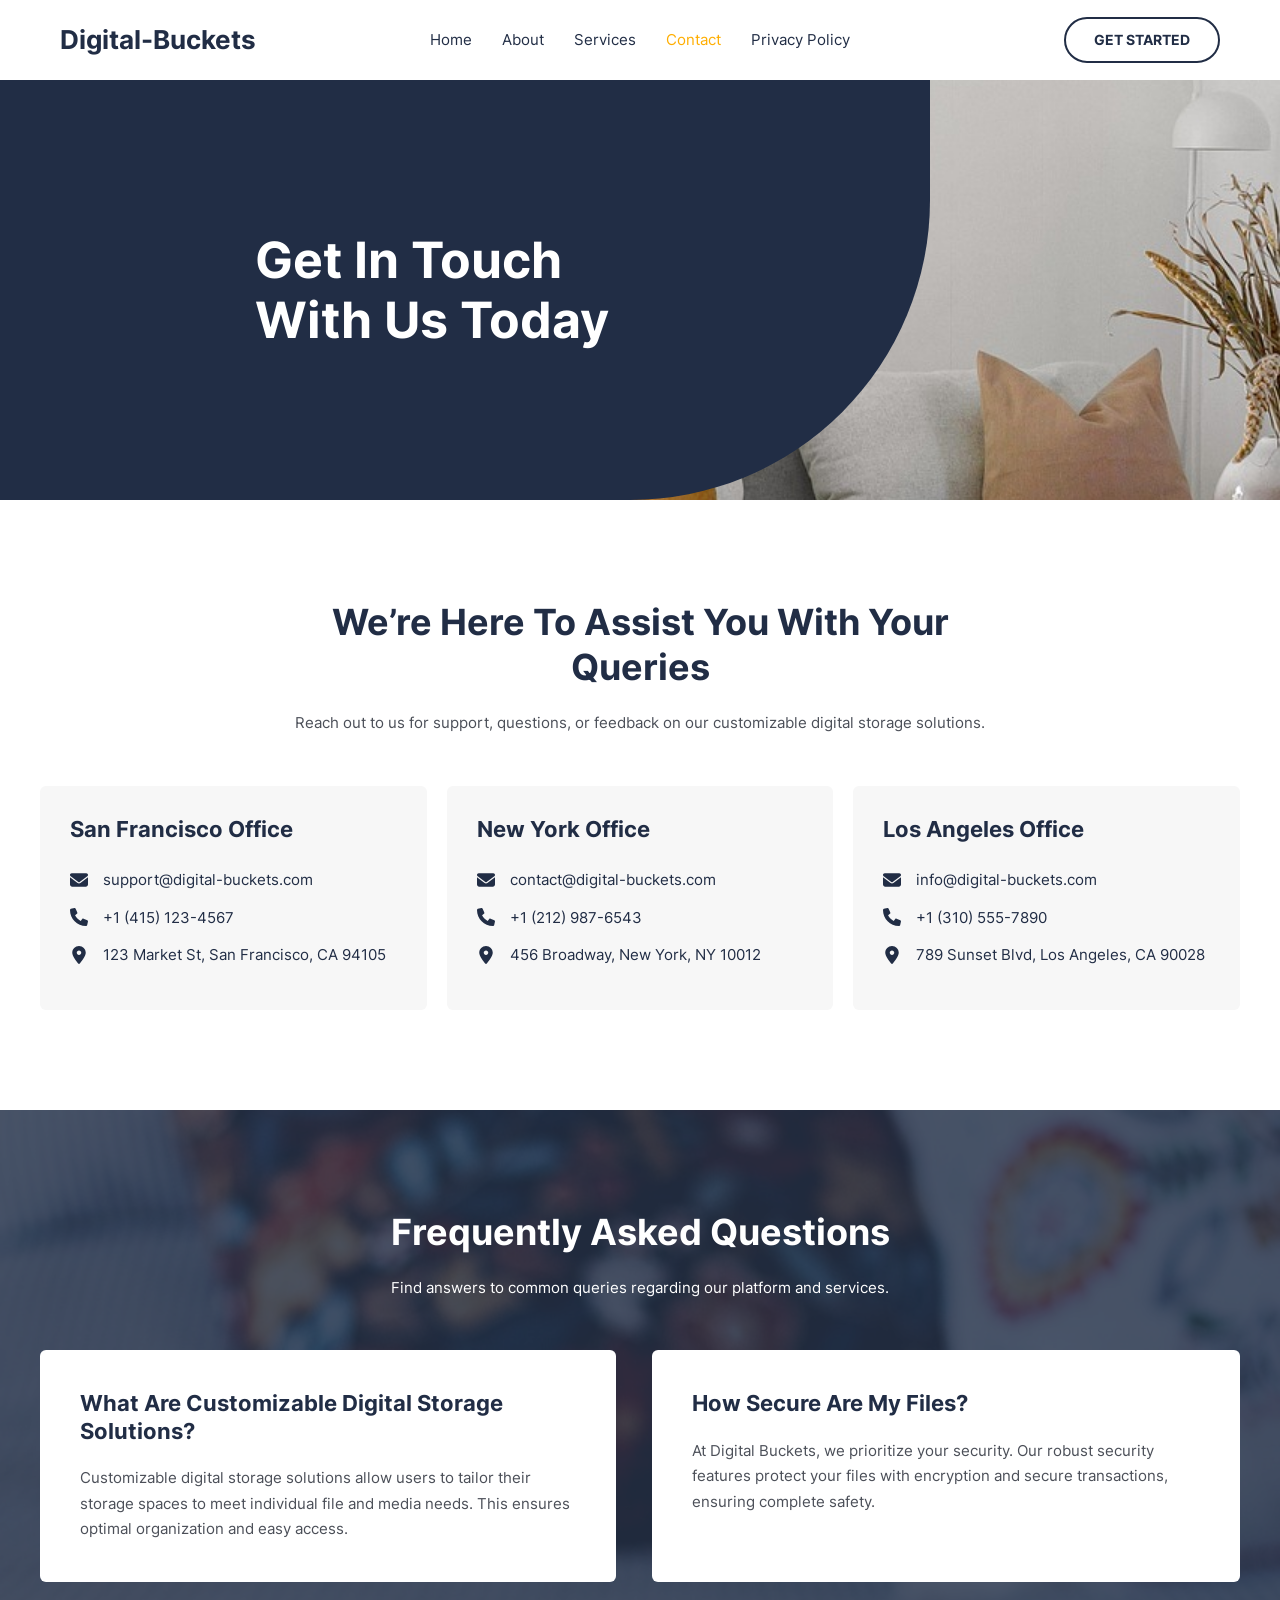
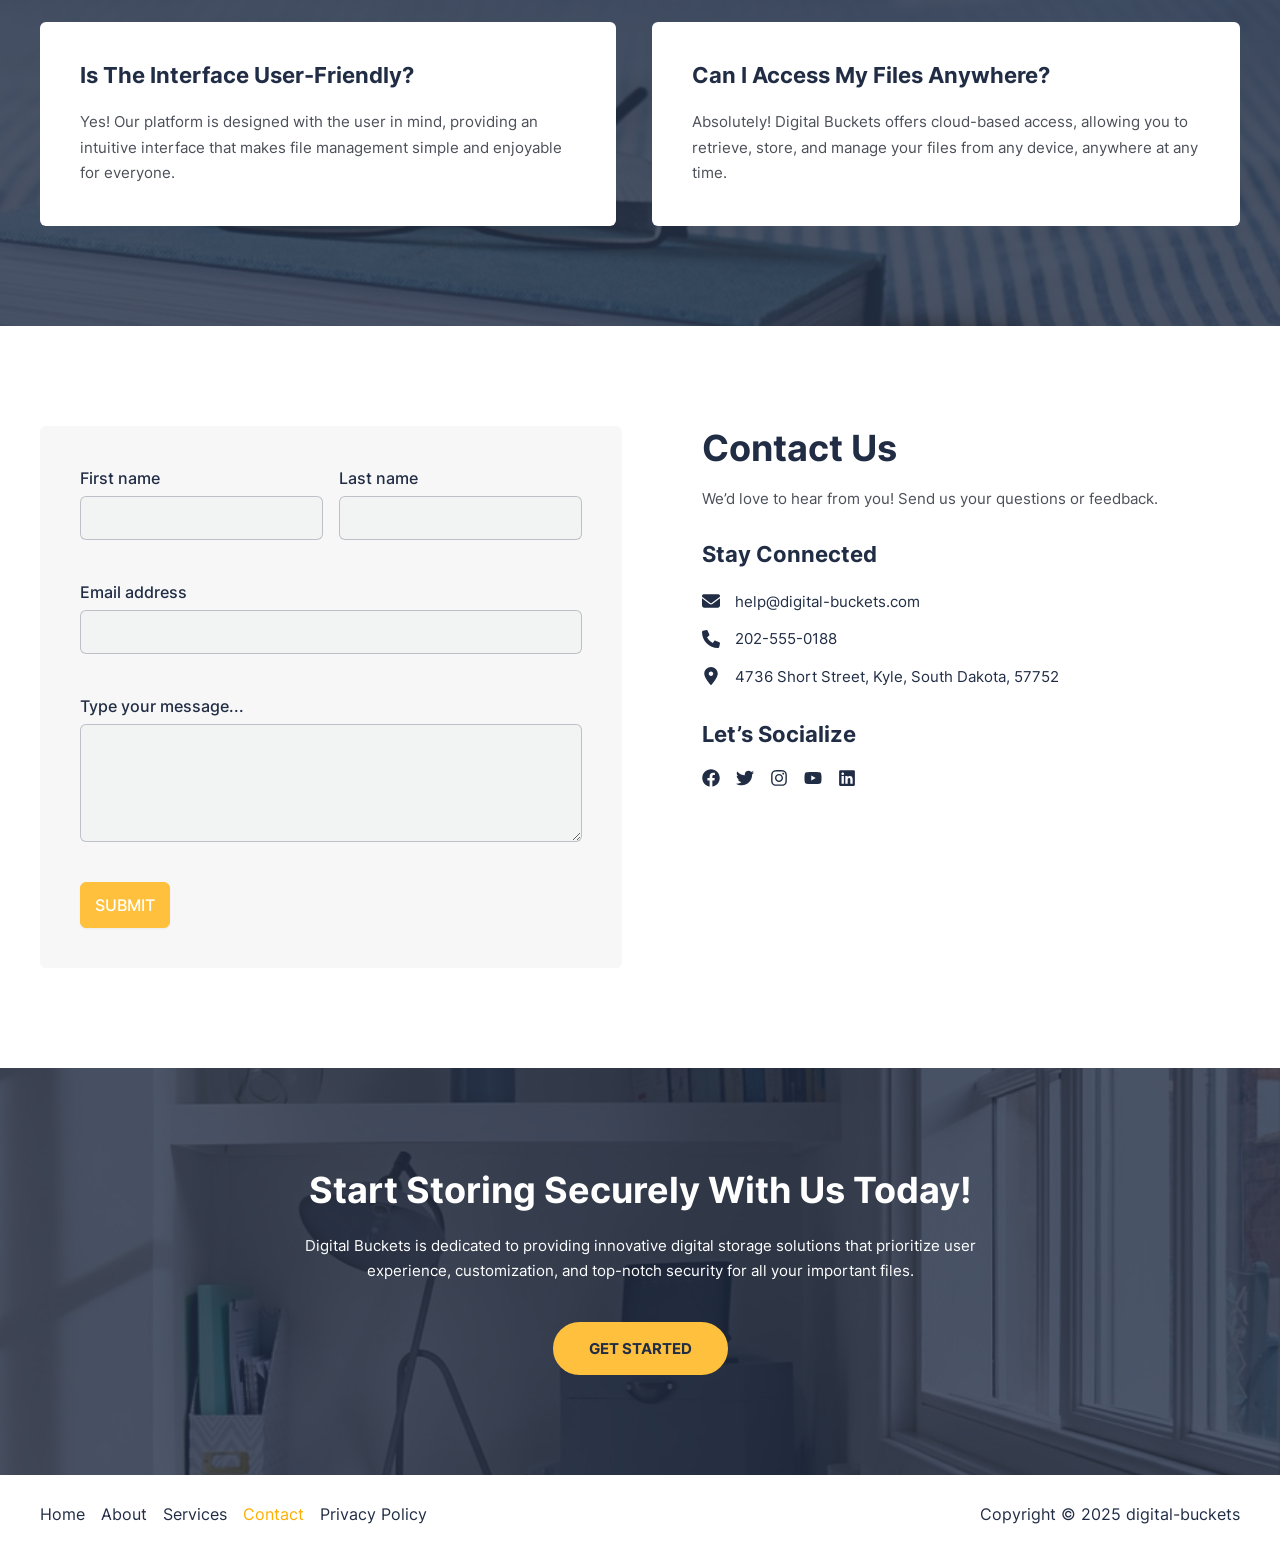
<file: contact/index.htm>
﻿<!DOCTYPE html>
<html lang="en-US">
<head>
<meta charset="UTF-8">
<meta name="viewport" content="width=device-width, initial-scale=1">
	<link rel="profile" href="https://gmpg.org/xfn/11"> 
	<title>Contact - digital-buckets</title>
	<style>img:is([sizes="auto" i], [sizes^="auto," i]) { contain-intrinsic-size: 3000px 1500px }</style>
	<link rel='dns-prefetch' href='//fonts.googleapis.com'>
<link rel="alternate" type="application/rss+xml" title="digital-buckets &raquo; Feed" href="../feed/index.htm">
<link rel="alternate" type="application/rss+xml" title="digital-buckets &raquo; Comments Feed" href="../comments/feed/index.htm">
<!-- SureRank Meta Data -->
<link rel="canonical" href="index.htm">
<meta name="description" content="Get in Touch with Us Today We&#039;re Here to Assist You with Your Queries Reach out to us for support, questions, or feedback on our customizable digital storage">
<meta name="robots" content="index, follow">
<meta property="og:url" content="https://www.digital-buckets.com/contact/">
<meta property="og:site_name" content="digital-buckets">
<meta property="og:locale" content="en_US">
<meta property="og:type" content="article">
<meta property="og:title" content="Contact - digital-buckets">
<meta property="og:description" content="Get in Touch with Us Today We&#039;re Here to Assist You with Your Queries Reach out to us for support, questions, or feedback on our customizable digital storage">
<meta property="article:published_time" content="2025-07-20T16:09:12+00:00">
<meta property="article:modified_time" content="2025-07-20T16:09:40+00:00">
<meta name="twitter:card" content="summary_large_image">
<meta name="twitter:title" content="Contact - digital-buckets">
<meta name="twitter:description" content="Get in Touch with Us Today We&#039;re Here to Assist You with Your Queries Reach out to us for support, questions, or feedback on our customizable digital storage">
<script type="application/ld+json" id="surerank-schema">{"@context":"https://schema.org","@graph":[{"@type":"WebSite","@id":"https://www.digital-buckets.com/#website","name":"digital-buckets","url":"https://www.digital-buckets.com/","potentialAction":{"@id":"https://www.digital-buckets.com/#searchaction"},"publisher":{"@id":"https://www.digital-buckets.com/#organization"}},{"@type":"WebPage","@id":"https://www.digital-buckets.com/contact#webpage","name":"Contact","inLanguage":"en_US","url":"https://www.digital-buckets.com/contact","breadcrumb":{"@id":"https://www.digital-buckets.com/contact#breadcrumblist"},"isPartOf":{"@id":"https://www.digital-buckets.com/#website"},"publisher":{"@id":"https://www.digital-buckets.com/#organization"}},{"@type":"Organization","@id":"https://www.digital-buckets.com/#organization","name":"digital-buckets","url":"https://www.digital-buckets.com/ "},{"@type":"BreadcrumbList","name":"BreadcrumbList","@id":"https://www.digital-buckets.com/contact#breadcrumblist","itemListElement":[{"@type":"ListItem","position":1,"item":{"@id":"https://www.digital-buckets.com","name":"Home"}},{"@type":"ListItem","position":2,"item":{"@id":"https://www.digital-buckets.com/contact/","name":"Contact"}}]},{"@type":"SearchAction","@id":"https://www.digital-buckets.com/#searchaction","target":"https://www.digital-buckets.com/?s={search_term_string}","query-input":"required name=search_term_string"}]}</script>
<!-- /SureRank Meta Data -->
<script>
window._wpemojiSettings = {"baseUrl":"https:\/\/s.w.org\/images\/core\/emoji\/16.0.1\/72x72\/","ext":".png","svgUrl":"https:\/\/s.w.org\/images\/core\/emoji\/16.0.1\/svg\/","svgExt":".svg","source":{"concatemoji":"https:\/\/www.digital-buckets.com\/wp-includes\/js\/wp-emoji-release.min.js?ver=6.8.2"}};
/*! This file is auto-generated */
!function(s,n){var o,i,e;function c(e){try{var t={supportTests:e,timestamp:(new Date).valueOf()};sessionStorage.setItem(o,JSON.stringify(t))}catch(e){}}function p(e,t,n){e.clearRect(0,0,e.canvas.width,e.canvas.height),e.fillText(t,0,0);var t=new Uint32Array(e.getImageData(0,0,e.canvas.width,e.canvas.height).data),a=(e.clearRect(0,0,e.canvas.width,e.canvas.height),e.fillText(n,0,0),new Uint32Array(e.getImageData(0,0,e.canvas.width,e.canvas.height).data));return t.every(function(e,t){return e===a[t]})}function u(e,t){e.clearRect(0,0,e.canvas.width,e.canvas.height),e.fillText(t,0,0);for(var n=e.getImageData(16,16,1,1),a=0;a<n.data.length;a++)if(0!==n.data[a])return!1;return!0}function f(e,t,n,a){switch(t){case"flag":return n(e,"\ud83c\udff3\ufe0f\u200d\u26a7\ufe0f","\ud83c\udff3\ufe0f\u200b\u26a7\ufe0f")?!1:!n(e,"\ud83c\udde8\ud83c\uddf6","\ud83c\udde8\u200b\ud83c\uddf6")&&!n(e,"\ud83c\udff4\udb40\udc67\udb40\udc62\udb40\udc65\udb40\udc6e\udb40\udc67\udb40\udc7f","\ud83c\udff4\u200b\udb40\udc67\u200b\udb40\udc62\u200b\udb40\udc65\u200b\udb40\udc6e\u200b\udb40\udc67\u200b\udb40\udc7f");case"emoji":return!a(e,"\ud83e\udedf")}return!1}function g(e,t,n,a){var r="undefined"!=typeof WorkerGlobalScope&&self instanceof WorkerGlobalScope?new OffscreenCanvas(300,150):s.createElement("canvas"),o=r.getContext("2d",{willReadFrequently:!0}),i=(o.textBaseline="top",o.font="600 32px Arial",{});return e.forEach(function(e){i[e]=t(o,e,n,a)}),i}function t(e){var t=s.createElement("script");t.src=e,t.defer=!0,s.head.appendChild(t)}"undefined"!=typeof Promise&&(o="wpEmojiSettingsSupports",i=["flag","emoji"],n.supports={everything:!0,everythingExceptFlag:!0},e=new Promise(function(e){s.addEventListener("DOMContentLoaded",e,{once:!0})}),new Promise(function(t){var n=function(){try{var e=JSON.parse(sessionStorage.getItem(o));if("object"==typeof e&&"number"==typeof e.timestamp&&(new Date).valueOf()<e.timestamp+604800&&"object"==typeof e.supportTests)return e.supportTests}catch(e){}return null}();if(!n){if("undefined"!=typeof Worker&&"undefined"!=typeof OffscreenCanvas&&"undefined"!=typeof URL&&URL.createObjectURL&&"undefined"!=typeof Blob)try{var e="postMessage("+g.toString()+"("+[JSON.stringify(i),f.toString(),p.toString(),u.toString()].join(",")+"));",a=new Blob([e],{type:"text/javascript"}),r=new Worker(URL.createObjectURL(a),{name:"wpTestEmojiSupports"});return void(r.onmessage=function(e){c(n=e.data),r.terminate(),t(n)})}catch(e){}c(n=g(i,f,p,u))}t(n)}).then(function(e){for(var t in e)n.supports[t]=e[t],n.supports.everything=n.supports.everything&&n.supports[t],"flag"!==t&&(n.supports.everythingExceptFlag=n.supports.everythingExceptFlag&&n.supports[t]);n.supports.everythingExceptFlag=n.supports.everythingExceptFlag&&!n.supports.flag,n.DOMReady=!1,n.readyCallback=function(){n.DOMReady=!0}}).then(function(){return e}).then(function(){var e;n.supports.everything||(n.readyCallback(),(e=n.source||{}).concatemoji?t(e.concatemoji):e.wpemoji&&e.twemoji&&(t(e.twemoji),t(e.wpemoji)))}))}((window,document),window._wpemojiSettings);
</script>
<link rel='stylesheet' id='litespeed-cache-dummy-css' href='../wp-content/plugins/litespeed-cache/assets/css/litespeed-dummy.css?ver=6.8.2' media='all'>
<link rel='stylesheet' id='astra-theme-css-css' href='../wp-content/themes/astra/assets/css/minified/main.min.css?ver=4.11.7' media='all'>
<style id='astra-theme-css-inline-css'>
:root{--ast-post-nav-space:0;--ast-container-default-xlg-padding:2.5em;--ast-container-default-lg-padding:2.5em;--ast-container-default-slg-padding:2em;--ast-container-default-md-padding:2.5em;--ast-container-default-sm-padding:2.5em;--ast-container-default-xs-padding:2.4em;--ast-container-default-xxs-padding:1.8em;--ast-code-block-background:#ECEFF3;--ast-comment-inputs-background:#F9FAFB;--ast-normal-container-width:1200px;--ast-narrow-container-width:750px;--ast-blog-title-font-weight:600;--ast-blog-meta-weight:600;--ast-global-color-primary:var(--ast-global-color-5);--ast-global-color-secondary:var(--ast-global-color-4);--ast-global-color-alternate-background:var(--ast-global-color-7);--ast-global-color-subtle-background:var(--ast-global-color-6);--ast-bg-style-guide:#F8FAFC;--ast-shadow-style-guide:0px 0px 4px 0 #00000057;--ast-global-dark-bg-style:#fff;--ast-global-dark-lfs:#fbfbfb;--ast-widget-bg-color:#fafafa;--ast-wc-container-head-bg-color:#fbfbfb;--ast-title-layout-bg:#eeeeee;--ast-search-border-color:#e7e7e7;--ast-lifter-hover-bg:#e6e6e6;--ast-gallery-block-color:#000;--srfm-color-input-label:var(--ast-global-color-2);}html{font-size:93.75%;}a{color:var(--ast-global-color-0);}a:hover,a:focus{color:var(--ast-global-color-1);}body,button,input,select,textarea,.ast-button,.ast-custom-button{font-family:'Inter',sans-serif;font-weight:400;font-size:15px;font-size:1rem;line-height:var(--ast-body-line-height,1.7);}blockquote{color:var(--ast-global-color-3);}h1,.entry-content h1,h2,.entry-content h2,h3,.entry-content h3,h4,.entry-content h4,h5,.entry-content h5,h6,.entry-content h6,.site-title,.site-title a{font-family:'Inter',sans-serif;font-weight:700;text-transform:capitalize;}.ast-site-identity .site-title a{color:var(--ast-global-color-2);}.site-title{font-size:26px;font-size:1.7333333333333rem;display:block;}.site-header .site-description{font-size:15px;font-size:1rem;display:none;}.entry-title{font-size:24px;font-size:1.6rem;}.ast-blog-single-element.ast-taxonomy-container a{font-size:14px;font-size:0.93333333333333rem;}.ast-blog-meta-container{font-size:13px;font-size:0.86666666666667rem;}.archive .ast-article-post .ast-article-inner,.blog .ast-article-post .ast-article-inner,.archive .ast-article-post .ast-article-inner:hover,.blog .ast-article-post .ast-article-inner:hover{border-top-left-radius:6px;border-top-right-radius:6px;border-bottom-right-radius:6px;border-bottom-left-radius:6px;overflow:hidden;}h1,.entry-content h1{font-size:50px;font-size:3.3333333333333rem;font-weight:700;font-family:'Inter',sans-serif;line-height:1.2em;text-transform:capitalize;}h2,.entry-content h2{font-size:36px;font-size:2.4rem;font-weight:700;font-family:'Inter',sans-serif;line-height:1.25em;text-transform:capitalize;}h3,.entry-content h3{font-size:22px;font-size:1.4666666666667rem;font-weight:700;font-family:'Inter',sans-serif;line-height:1.25em;text-transform:capitalize;}h4,.entry-content h4{font-size:21px;font-size:1.4rem;line-height:1.2em;font-weight:700;font-family:'Inter',sans-serif;text-transform:capitalize;}h5,.entry-content h5{font-size:20px;font-size:1.3333333333333rem;line-height:1.3em;font-weight:700;font-family:'Inter',sans-serif;text-transform:capitalize;}h6,.entry-content h6{font-size:14px;font-size:0.93333333333333rem;line-height:1.3em;font-weight:700;font-family:'Inter',sans-serif;text-transform:uppercase;}::selection{background-color:var(--ast-global-color-0);color:#000000;}body,h1,.entry-title a,.entry-content h1,h2,.entry-content h2,h3,.entry-content h3,h4,.entry-content h4,h5,.entry-content h5,h6,.entry-content h6{color:var(--ast-global-color-3);}.tagcloud a:hover,.tagcloud a:focus,.tagcloud a.current-item{color:#000000;border-color:var(--ast-global-color-0);background-color:var(--ast-global-color-0);}input:focus,input[type="text"]:focus,input[type="email"]:focus,input[type="url"]:focus,input[type="password"]:focus,input[type="reset"]:focus,input[type="search"]:focus,textarea:focus{border-color:var(--ast-global-color-0);}input[type="radio"]:checked,input[type=reset],input[type="checkbox"]:checked,input[type="checkbox"]:hover:checked,input[type="checkbox"]:focus:checked,input[type=range]::-webkit-slider-thumb{border-color:var(--ast-global-color-0);background-color:var(--ast-global-color-0);box-shadow:none;}.site-footer a:hover + .post-count,.site-footer a:focus + .post-count{background:var(--ast-global-color-0);border-color:var(--ast-global-color-0);}.single .nav-links .nav-previous,.single .nav-links .nav-next{color:var(--ast-global-color-0);}.entry-meta,.entry-meta *{line-height:1.45;color:var(--ast-global-color-0);font-weight:600;}.entry-meta a:not(.ast-button):hover,.entry-meta a:not(.ast-button):hover *,.entry-meta a:not(.ast-button):focus,.entry-meta a:not(.ast-button):focus *,.page-links > .page-link,.page-links .page-link:hover,.post-navigation a:hover{color:var(--ast-global-color-1);}#cat option,.secondary .calendar_wrap thead a,.secondary .calendar_wrap thead a:visited{color:var(--ast-global-color-0);}.secondary .calendar_wrap #today,.ast-progress-val span{background:var(--ast-global-color-0);}.secondary a:hover + .post-count,.secondary a:focus + .post-count{background:var(--ast-global-color-0);border-color:var(--ast-global-color-0);}.calendar_wrap #today > a{color:#000000;}.page-links .page-link,.single .post-navigation a{color:var(--ast-global-color-3);}.ast-search-menu-icon .search-form button.search-submit{padding:0 4px;}.ast-search-menu-icon form.search-form{padding-right:0;}.ast-search-menu-icon.slide-search input.search-field{width:0;}.ast-header-search .ast-search-menu-icon.ast-dropdown-active .search-form,.ast-header-search .ast-search-menu-icon.ast-dropdown-active .search-field:focus{transition:all 0.2s;}.search-form input.search-field:focus{outline:none;}.ast-search-menu-icon .search-form button.search-submit:focus,.ast-theme-transparent-header .ast-header-search .ast-dropdown-active .ast-icon,.ast-theme-transparent-header .ast-inline-search .search-field:focus .ast-icon{color:var(--ast-global-color-1);}.ast-header-search .slide-search .search-form{border:2px solid var(--ast-global-color-0);}.ast-header-search .slide-search .search-field{background-color:(--ast-global-dark-bg-style);}.ast-archive-title{color:var(--ast-global-color-2);}.widget-title,.widget .wp-block-heading{font-size:21px;font-size:1.4rem;color:var(--ast-global-color-2);}.ast-single-post .entry-content a,.ast-comment-content a:not(.ast-comment-edit-reply-wrap a),.woocommerce-js .woocommerce-product-details__short-description a{text-decoration:underline;}.ast-single-post .entry-content .uagb-tab a,.ast-single-post .entry-content .uagb-ifb-cta a,.ast-single-post .entry-content .uabb-module-content a,.ast-single-post .entry-content .uagb-post-grid a,.ast-single-post .entry-content .uagb-timeline a,.ast-single-post .entry-content .uagb-toc__wrap a,.ast-single-post .entry-content .uagb-taxomony-box a,.ast-single-post .entry-content .woocommerce a,.entry-content .wp-block-latest-posts > li > a,.ast-single-post .entry-content .wp-block-file__button,a.ast-post-filter-single,.ast-single-post .ast-comment-content .comment-reply-link,.ast-single-post .ast-comment-content .comment-edit-link,.entry-content [CLASS*="wc-block"] .wc-block-components-button,.entry-content [CLASS*="wc-block"] .wc-block-components-totals-coupon-link,.entry-content [CLASS*="wc-block"] .wc-block-components-product-name{text-decoration:none;}.ast-search-menu-icon.slide-search a:focus-visible:focus-visible,.astra-search-icon:focus-visible,#close:focus-visible,a:focus-visible,.ast-menu-toggle:focus-visible,.site .skip-link:focus-visible,.wp-block-loginout input:focus-visible,.wp-block-search.wp-block-search__button-inside .wp-block-search__inside-wrapper,.ast-header-navigation-arrow:focus-visible,.woocommerce .wc-proceed-to-checkout > .checkout-button:focus-visible,.woocommerce .woocommerce-MyAccount-navigation ul li a:focus-visible,.ast-orders-table__row .ast-orders-table__cell:focus-visible,.woocommerce .woocommerce-order-details .order-again > .button:focus-visible,.woocommerce .woocommerce-message a.button.wc-forward:focus-visible,.woocommerce #minus_qty:focus-visible,.woocommerce #plus_qty:focus-visible,a#ast-apply-coupon:focus-visible,.woocommerce .woocommerce-info a:focus-visible,.woocommerce .astra-shop-summary-wrap a:focus-visible,.woocommerce a.wc-forward:focus-visible,#ast-apply-coupon:focus-visible,.woocommerce-js .woocommerce-mini-cart-item a.remove:focus-visible,#close:focus-visible,.button.search-submit:focus-visible,#search_submit:focus,.normal-search:focus-visible,.ast-header-account-wrap:focus-visible,.woocommerce .ast-on-card-button.ast-quick-view-trigger:focus,.astra-cart-drawer-close:focus,.ast-single-variation:focus,.ast-woocommerce-product-gallery__image:focus,.ast-button:focus{outline-style:dotted;outline-color:inherit;outline-width:thin;}input:focus,input[type="text"]:focus,input[type="email"]:focus,input[type="url"]:focus,input[type="password"]:focus,input[type="reset"]:focus,input[type="search"]:focus,input[type="number"]:focus,textarea:focus,.wp-block-search__input:focus,[data-section="section-header-mobile-trigger"] .ast-button-wrap .ast-mobile-menu-trigger-minimal:focus,.ast-mobile-popup-drawer.active .menu-toggle-close:focus,.woocommerce-ordering select.orderby:focus,#ast-scroll-top:focus,#coupon_code:focus,.woocommerce-page #comment:focus,.woocommerce #reviews #respond input#submit:focus,.woocommerce a.add_to_cart_button:focus,.woocommerce .button.single_add_to_cart_button:focus,.woocommerce .woocommerce-cart-form button:focus,.woocommerce .woocommerce-cart-form__cart-item .quantity .qty:focus,.woocommerce .woocommerce-billing-fields .woocommerce-billing-fields__field-wrapper .woocommerce-input-wrapper > .input-text:focus,.woocommerce #order_comments:focus,.woocommerce #place_order:focus,.woocommerce .woocommerce-address-fields .woocommerce-address-fields__field-wrapper .woocommerce-input-wrapper > .input-text:focus,.woocommerce .woocommerce-MyAccount-content form button:focus,.woocommerce .woocommerce-MyAccount-content .woocommerce-EditAccountForm .woocommerce-form-row .woocommerce-Input.input-text:focus,.woocommerce .ast-woocommerce-container .woocommerce-pagination ul.page-numbers li a:focus,body #content .woocommerce form .form-row .select2-container--default .select2-selection--single:focus,#ast-coupon-code:focus,.woocommerce.woocommerce-js .quantity input[type=number]:focus,.woocommerce-js .woocommerce-mini-cart-item .quantity input[type=number]:focus,.woocommerce p#ast-coupon-trigger:focus{border-style:dotted;border-color:inherit;border-width:thin;}input{outline:none;}.woocommerce-js input[type=text]:focus,.woocommerce-js input[type=email]:focus,.woocommerce-js textarea:focus,input[type=number]:focus,.comments-area textarea#comment:focus,.comments-area textarea#comment:active,.comments-area .ast-comment-formwrap input[type="text"]:focus,.comments-area .ast-comment-formwrap input[type="text"]:active{outline-style:unset;outline-color:inherit;outline-width:thin;}.ast-logo-title-inline .site-logo-img{padding-right:1em;}body .ast-oembed-container *{position:absolute;top:0;width:100%;height:100%;left:0;}body .wp-block-embed-pocket-casts .ast-oembed-container *{position:unset;}.ast-single-post-featured-section + article {margin-top: 2em;}.site-content .ast-single-post-featured-section img {width: 100%;overflow: hidden;object-fit: cover;}.ast-separate-container .site-content .ast-single-post-featured-section + article {margin-top: -80px;z-index: 9;position: relative;border-radius: 4px;}@media (min-width: 922px) {.ast-no-sidebar .site-content .ast-article-image-container--wide {margin-left: -120px;margin-right: -120px;max-width: unset;width: unset;}.ast-left-sidebar .site-content .ast-article-image-container--wide,.ast-right-sidebar .site-content .ast-article-image-container--wide {margin-left: -10px;margin-right: -10px;}.site-content .ast-article-image-container--full {margin-left: calc( -50vw + 50%);margin-right: calc( -50vw + 50%);max-width: 100vw;width: 100vw;}.ast-left-sidebar .site-content .ast-article-image-container--full,.ast-right-sidebar .site-content .ast-article-image-container--full {margin-left: -10px;margin-right: -10px;max-width: inherit;width: auto;}}.site > .ast-single-related-posts-container {margin-top: 0;}@media (min-width: 922px) {.ast-desktop .ast-container--narrow {max-width: var(--ast-narrow-container-width);margin: 0 auto;}}input[type="text"],input[type="number"],input[type="email"],input[type="url"],input[type="password"],input[type="search"],input[type=reset],input[type=tel],input[type=date],select,textarea{font-size:16px;font-style:normal;font-weight:400;line-height:24px;width:100%;padding:12px 16px;border-radius:4px;box-shadow:0px 1px 2px 0px rgba(0,0,0,0.05);color:var(--ast-form-input-text,#475569);}input[type="text"],input[type="number"],input[type="email"],input[type="url"],input[type="password"],input[type="search"],input[type=reset],input[type=tel],input[type=date],select{height:40px;}input[type="date"]{border-width:1px;border-style:solid;border-color:var(--ast-border-color);background:var( --ast-global-color-secondary,--ast-global-color-5 );}input[type="text"]:focus,input[type="number"]:focus,input[type="email"]:focus,input[type="url"]:focus,input[type="password"]:focus,input[type="search"]:focus,input[type=reset]:focus,input[type="tel"]:focus,input[type="date"]:focus,select:focus,textarea:focus{border-color:#046BD2;box-shadow:none;outline:none;color:var(--ast-form-input-focus-text,#475569);}label,legend{color:#111827;font-size:14px;font-style:normal;font-weight:500;line-height:20px;}select{padding:6px 10px;}fieldset{padding:30px;border-radius:4px;}button,.ast-button,.button,input[type="button"],input[type="reset"],input[type="submit"]{border-radius:4px;box-shadow:0px 1px 2px 0px rgba(0,0,0,0.05);}:root{--ast-comment-inputs-background:#FFF;}::placeholder{color:var(--ast-form-field-color,#9CA3AF);}::-ms-input-placeholder{color:var(--ast-form-field-color,#9CA3AF);}@media (max-width:921.9px){#ast-desktop-header{display:none;}}@media (min-width:922px){#ast-mobile-header{display:none;}}.wp-block-buttons.aligncenter{justify-content:center;}@media (max-width:921px){.ast-theme-transparent-header #primary,.ast-theme-transparent-header #secondary{padding:0;}}@media (max-width:921px){.ast-plain-container.ast-no-sidebar #primary{padding:0;}}.ast-plain-container.ast-no-sidebar #primary{margin-top:0;margin-bottom:0;}@media (max-width:921px){.ast-separate-container #primary,.ast-narrow-container #primary{padding-top:0px;}}@media (max-width:544px){.ast-separate-container #primary,.ast-narrow-container #primary{padding-top:0px;}}@media (max-width:921px){.ast-separate-container #primary,.ast-narrow-container #primary{padding-bottom:0px;}}@media (max-width:544px){.ast-separate-container #primary,.ast-narrow-container #primary{padding-bottom:0px;}}.wp-block-button.is-style-outline .wp-block-button__link{border-color:var(--ast-global-color-0);border-top-width:2px;border-right-width:2px;border-bottom-width:2px;border-left-width:2px;}div.wp-block-button.is-style-outline > .wp-block-button__link:not(.has-text-color),div.wp-block-button.wp-block-button__link.is-style-outline:not(.has-text-color){color:var(--ast-global-color-0);}.wp-block-button.is-style-outline .wp-block-button__link:hover,.wp-block-buttons .wp-block-button.is-style-outline .wp-block-button__link:focus,.wp-block-buttons .wp-block-button.is-style-outline > .wp-block-button__link:not(.has-text-color):hover,.wp-block-buttons .wp-block-button.wp-block-button__link.is-style-outline:not(.has-text-color):hover{color:var(--ast-global-color-2);background-color:var(--ast-global-color-1);border-color:var(--ast-global-color-1);}.post-page-numbers.current .page-link,.ast-pagination .page-numbers.current{color:#000000;border-color:var(--ast-global-color-0);background-color:var(--ast-global-color-0);}.wp-block-button.is-style-outline .wp-block-button__link{border-top-width:2px;border-right-width:2px;border-bottom-width:2px;border-left-width:2px;}.wp-block-buttons .wp-block-button.is-style-outline .wp-block-button__link.wp-element-button,.ast-outline-button,.wp-block-uagb-buttons-child .uagb-buttons-repeater.ast-outline-button{border-color:var(--ast-global-color-0);border-top-width:2px;border-right-width:2px;border-bottom-width:2px;border-left-width:2px;font-family:'Inter',sans-serif;font-weight:700;font-size:15px;font-size:1rem;line-height:1em;text-transform:uppercase;letter-spacing:0;padding-top:17px;padding-right:34px;padding-bottom:17px;padding-left:34px;border-top-left-radius:50px;border-top-right-radius:50px;border-bottom-right-radius:50px;border-bottom-left-radius:50px;}.wp-block-buttons .wp-block-button.is-style-outline > .wp-block-button__link:not(.has-text-color),.wp-block-buttons .wp-block-button.wp-block-button__link.is-style-outline:not(.has-text-color),.ast-outline-button{color:var(--ast-global-color-2);}.wp-block-button.is-style-outline .wp-block-button__link:hover,.wp-block-buttons .wp-block-button.is-style-outline .wp-block-button__link:focus,.wp-block-buttons .wp-block-button.is-style-outline > .wp-block-button__link:not(.has-text-color):hover,.wp-block-buttons .wp-block-button.wp-block-button__link.is-style-outline:not(.has-text-color):hover,.ast-outline-button:hover,.ast-outline-button:focus,.wp-block-uagb-buttons-child .uagb-buttons-repeater.ast-outline-button:hover,.wp-block-uagb-buttons-child .uagb-buttons-repeater.ast-outline-button:focus{color:var(--ast-global-color-2);background-color:var(--ast-global-color-1);border-color:var(--ast-global-color-1);}.ast-single-post .entry-content a.ast-outline-button,.ast-single-post .entry-content .is-style-outline>.wp-block-button__link{text-decoration:none;}.wp-block-button .wp-block-button__link.wp-element-button.is-style-outline:not(.has-background),.wp-block-button.is-style-outline>.wp-block-button__link.wp-element-button:not(.has-background),.ast-outline-button{background-color:rgba(33,45,69,0);}.uagb-buttons-repeater.ast-outline-button{border-radius:9999px;}@media (max-width:921px){.wp-block-buttons .wp-block-button.is-style-outline .wp-block-button__link.wp-element-button,.ast-outline-button,.wp-block-uagb-buttons-child .uagb-buttons-repeater.ast-outline-button{font-size:16px;font-size:1.0666666666667rem;padding-top:17px;padding-right:30px;padding-bottom:17px;padding-left:30px;}}@media (max-width:544px){.wp-block-buttons .wp-block-button.is-style-outline .wp-block-button__link.wp-element-button,.ast-outline-button,.wp-block-uagb-buttons-child .uagb-buttons-repeater.ast-outline-button{font-size:14px;font-size:0.93333333333333rem;padding-top:15px;padding-right:28px;padding-bottom:15px;padding-left:28px;}}.entry-content[data-ast-blocks-layout] > figure{margin-bottom:1em;}h1.widget-title{font-weight:700;}h2.widget-title{font-weight:700;}h3.widget-title{font-weight:700;}.review-rating{display:flex;align-items:center;order:2;}#page{display:flex;flex-direction:column;min-height:100vh;}.ast-404-layout-1 h1.page-title{color:var(--ast-global-color-2);}.single .post-navigation a{line-height:1em;height:inherit;}.error-404 .page-sub-title{font-size:1.5rem;font-weight:inherit;}.search .site-content .content-area .search-form{margin-bottom:0;}#page .site-content{flex-grow:1;}.widget{margin-bottom:1.25em;}#secondary li{line-height:1.5em;}#secondary .wp-block-group h2{margin-bottom:0.7em;}#secondary h2{font-size:1.7rem;}.ast-separate-container .ast-article-post,.ast-separate-container .ast-article-single,.ast-separate-container .comment-respond{padding:3em;}.ast-separate-container .ast-article-single .ast-article-single{padding:0;}.ast-article-single .wp-block-post-template-is-layout-grid{padding-left:0;}.ast-separate-container .comments-title,.ast-narrow-container .comments-title{padding:1.5em 2em;}.ast-page-builder-template .comment-form-textarea,.ast-comment-formwrap .ast-grid-common-col{padding:0;}.ast-comment-formwrap{padding:0;display:inline-flex;column-gap:20px;width:100%;margin-left:0;margin-right:0;}.comments-area textarea#comment:focus,.comments-area textarea#comment:active,.comments-area .ast-comment-formwrap input[type="text"]:focus,.comments-area .ast-comment-formwrap input[type="text"]:active {box-shadow:none;outline:none;}.archive.ast-page-builder-template .entry-header{margin-top:2em;}.ast-page-builder-template .ast-comment-formwrap{width:100%;}.entry-title{margin-bottom:0.6em;}.ast-archive-description p{font-size:inherit;font-weight:inherit;line-height:inherit;}.ast-separate-container .ast-comment-list li.depth-1,.hentry{margin-bottom:1.5em;}.site-content section.ast-archive-description{margin-bottom:2em;}@media (min-width:921px){.ast-left-sidebar.ast-page-builder-template #secondary,.archive.ast-right-sidebar.ast-page-builder-template .site-main{padding-left:20px;padding-right:20px;}}@media (max-width:544px){.ast-comment-formwrap.ast-row{column-gap:10px;display:inline-block;}#ast-commentform .ast-grid-common-col{position:relative;width:100%;}}@media (min-width:1201px){.ast-separate-container .ast-article-post,.ast-separate-container .ast-article-single,.ast-separate-container .ast-author-box,.ast-separate-container .ast-404-layout-1,.ast-separate-container .no-results{padding:3em;}}@media (max-width:921px){.ast-separate-container #primary,.ast-separate-container #secondary{padding:1.5em 0;}#primary,#secondary{padding:1.5em 0;margin:0;}.ast-left-sidebar #content > .ast-container{display:flex;flex-direction:column-reverse;width:100%;}}@media (min-width:922px){.ast-separate-container.ast-right-sidebar #primary,.ast-separate-container.ast-left-sidebar #primary{border:0;}.search-no-results.ast-separate-container #primary{margin-bottom:4em;}}.wp-block-button .wp-block-button__link{color:var(--ast-global-color-2);}.wp-block-button .wp-block-button__link:hover,.wp-block-button .wp-block-button__link:focus{color:var(--ast-global-color-2);background-color:var(--ast-global-color-1);border-color:var(--ast-global-color-1);}.wp-block-button .wp-block-button__link,.wp-block-search .wp-block-search__button,body .wp-block-file .wp-block-file__button{border-style:solid;border-top-width:2px;border-right-width:2px;border-left-width:2px;border-bottom-width:2px;border-color:var(--ast-global-color-0);background-color:var(--ast-global-color-0);color:var(--ast-global-color-2);font-family:'Inter',sans-serif;font-weight:700;line-height:1em;text-transform:uppercase;letter-spacing:0;font-size:15px;font-size:1rem;border-top-left-radius:50px;border-top-right-radius:50px;border-bottom-right-radius:50px;border-bottom-left-radius:50px;padding-top:17px;padding-right:34px;padding-bottom:17px;padding-left:34px;}.ast-single-post .entry-content .wp-block-button .wp-block-button__link,.ast-single-post .entry-content .wp-block-search .wp-block-search__button,body .entry-content .wp-block-file .wp-block-file__button{text-decoration:none;}@media (max-width:921px){.wp-block-button .wp-block-button__link,.wp-block-search .wp-block-search__button,body .wp-block-file .wp-block-file__button{font-size:16px;font-size:1.0666666666667rem;padding-top:17px;padding-right:30px;padding-bottom:17px;padding-left:30px;}}@media (max-width:544px){.wp-block-button .wp-block-button__link,.wp-block-search .wp-block-search__button,body .wp-block-file .wp-block-file__button{font-size:14px;font-size:0.93333333333333rem;padding-top:15px;padding-right:28px;padding-bottom:15px;padding-left:28px;}}.menu-toggle,button,.ast-button,.ast-custom-button,.button,input#submit,input[type="button"],input[type="submit"],input[type="reset"],#comments .submit,.search .search-submit,form[CLASS*="wp-block-search__"].wp-block-search .wp-block-search__inside-wrapper .wp-block-search__button,body .wp-block-file .wp-block-file__button,.search .search-submit,.woocommerce-js a.button,.woocommerce button.button,.woocommerce .woocommerce-message a.button,.woocommerce #respond input#submit.alt,.woocommerce input.button.alt,.woocommerce input.button,.woocommerce input.button:disabled,.woocommerce input.button:disabled[disabled],.woocommerce input.button:disabled:hover,.woocommerce input.button:disabled[disabled]:hover,.woocommerce #respond input#submit,.woocommerce button.button.alt.disabled,.wc-block-grid__products .wc-block-grid__product .wp-block-button__link,.wc-block-grid__product-onsale,[CLASS*="wc-block"] button,.woocommerce-js .astra-cart-drawer .astra-cart-drawer-content .woocommerce-mini-cart__buttons .button:not(.checkout):not(.ast-continue-shopping),.woocommerce-js .astra-cart-drawer .astra-cart-drawer-content .woocommerce-mini-cart__buttons a.checkout,.woocommerce button.button.alt.disabled.wc-variation-selection-needed,[CLASS*="wc-block"] .wc-block-components-button{border-style:solid;border-top-width:2px;border-right-width:2px;border-left-width:2px;border-bottom-width:2px;color:var(--ast-global-color-2);border-color:var(--ast-global-color-0);background-color:var(--ast-global-color-0);padding-top:17px;padding-right:34px;padding-bottom:17px;padding-left:34px;font-family:'Inter',sans-serif;font-weight:700;font-size:15px;font-size:1rem;line-height:1em;text-transform:uppercase;letter-spacing:0;border-top-left-radius:50px;border-top-right-radius:50px;border-bottom-right-radius:50px;border-bottom-left-radius:50px;}button:focus,.menu-toggle:hover,button:hover,.ast-button:hover,.ast-custom-button:hover .button:hover,.ast-custom-button:hover ,input[type=reset]:hover,input[type=reset]:focus,input#submit:hover,input#submit:focus,input[type="button"]:hover,input[type="button"]:focus,input[type="submit"]:hover,input[type="submit"]:focus,form[CLASS*="wp-block-search__"].wp-block-search .wp-block-search__inside-wrapper .wp-block-search__button:hover,form[CLASS*="wp-block-search__"].wp-block-search .wp-block-search__inside-wrapper .wp-block-search__button:focus,body .wp-block-file .wp-block-file__button:hover,body .wp-block-file .wp-block-file__button:focus,.woocommerce-js a.button:hover,.woocommerce button.button:hover,.woocommerce .woocommerce-message a.button:hover,.woocommerce #respond input#submit:hover,.woocommerce #respond input#submit.alt:hover,.woocommerce input.button.alt:hover,.woocommerce input.button:hover,.woocommerce button.button.alt.disabled:hover,.wc-block-grid__products .wc-block-grid__product .wp-block-button__link:hover,[CLASS*="wc-block"] button:hover,.woocommerce-js .astra-cart-drawer .astra-cart-drawer-content .woocommerce-mini-cart__buttons .button:not(.checkout):not(.ast-continue-shopping):hover,.woocommerce-js .astra-cart-drawer .astra-cart-drawer-content .woocommerce-mini-cart__buttons a.checkout:hover,.woocommerce button.button.alt.disabled.wc-variation-selection-needed:hover,[CLASS*="wc-block"] .wc-block-components-button:hover,[CLASS*="wc-block"] .wc-block-components-button:focus{color:var(--ast-global-color-2);background-color:var(--ast-global-color-1);border-color:var(--ast-global-color-1);}form[CLASS*="wp-block-search__"].wp-block-search .wp-block-search__inside-wrapper .wp-block-search__button.has-icon{padding-top:calc(17px - 3px);padding-right:calc(34px - 3px);padding-bottom:calc(17px - 3px);padding-left:calc(34px - 3px);}@media (max-width:921px){.menu-toggle,button,.ast-button,.ast-custom-button,.button,input#submit,input[type="button"],input[type="submit"],input[type="reset"],#comments .submit,.search .search-submit,form[CLASS*="wp-block-search__"].wp-block-search .wp-block-search__inside-wrapper .wp-block-search__button,body .wp-block-file .wp-block-file__button,.search .search-submit,.woocommerce-js a.button,.woocommerce button.button,.woocommerce .woocommerce-message a.button,.woocommerce #respond input#submit.alt,.woocommerce input.button.alt,.woocommerce input.button,.woocommerce input.button:disabled,.woocommerce input.button:disabled[disabled],.woocommerce input.button:disabled:hover,.woocommerce input.button:disabled[disabled]:hover,.woocommerce #respond input#submit,.woocommerce button.button.alt.disabled,.wc-block-grid__products .wc-block-grid__product .wp-block-button__link,.wc-block-grid__product-onsale,[CLASS*="wc-block"] button,.woocommerce-js .astra-cart-drawer .astra-cart-drawer-content .woocommerce-mini-cart__buttons .button:not(.checkout):not(.ast-continue-shopping),.woocommerce-js .astra-cart-drawer .astra-cart-drawer-content .woocommerce-mini-cart__buttons a.checkout,.woocommerce button.button.alt.disabled.wc-variation-selection-needed,[CLASS*="wc-block"] .wc-block-components-button{padding-top:17px;padding-right:30px;padding-bottom:17px;padding-left:30px;font-size:16px;font-size:1.0666666666667rem;}}@media (max-width:544px){.menu-toggle,button,.ast-button,.ast-custom-button,.button,input#submit,input[type="button"],input[type="submit"],input[type="reset"],#comments .submit,.search .search-submit,form[CLASS*="wp-block-search__"].wp-block-search .wp-block-search__inside-wrapper .wp-block-search__button,body .wp-block-file .wp-block-file__button,.search .search-submit,.woocommerce-js a.button,.woocommerce button.button,.woocommerce .woocommerce-message a.button,.woocommerce #respond input#submit.alt,.woocommerce input.button.alt,.woocommerce input.button,.woocommerce input.button:disabled,.woocommerce input.button:disabled[disabled],.woocommerce input.button:disabled:hover,.woocommerce input.button:disabled[disabled]:hover,.woocommerce #respond input#submit,.woocommerce button.button.alt.disabled,.wc-block-grid__products .wc-block-grid__product .wp-block-button__link,.wc-block-grid__product-onsale,[CLASS*="wc-block"] button,.woocommerce-js .astra-cart-drawer .astra-cart-drawer-content .woocommerce-mini-cart__buttons .button:not(.checkout):not(.ast-continue-shopping),.woocommerce-js .astra-cart-drawer .astra-cart-drawer-content .woocommerce-mini-cart__buttons a.checkout,.woocommerce button.button.alt.disabled.wc-variation-selection-needed,[CLASS*="wc-block"] .wc-block-components-button{padding-top:15px;padding-right:28px;padding-bottom:15px;padding-left:28px;font-size:14px;font-size:0.93333333333333rem;}}@media (max-width:921px){.menu-toggle,button,.ast-button,.button,input#submit,input[type="button"],input[type="submit"],input[type="reset"]{font-size:16px;font-size:1.0666666666667rem;}.ast-mobile-header-stack .main-header-bar .ast-search-menu-icon{display:inline-block;}.ast-header-break-point.ast-header-custom-item-outside .ast-mobile-header-stack .main-header-bar .ast-search-icon{margin:0;}.ast-comment-avatar-wrap img{max-width:2.5em;}.ast-comment-meta{padding:0 1.8888em 1.3333em;}}@media (min-width:544px){.ast-container{max-width:100%;}}@media (max-width:544px){.ast-separate-container .ast-article-post,.ast-separate-container .ast-article-single,.ast-separate-container .comments-title,.ast-separate-container .ast-archive-description{padding:1.5em 1em;}.ast-separate-container #content .ast-container{padding-left:0.54em;padding-right:0.54em;}.ast-separate-container .ast-comment-list .bypostauthor{padding:.5em;}.ast-search-menu-icon.ast-dropdown-active .search-field{width:170px;}.menu-toggle,button,.ast-button,.button,input#submit,input[type="button"],input[type="submit"],input[type="reset"]{font-size:14px;font-size:0.93333333333333rem;}} #ast-mobile-header .ast-site-header-cart-li a{pointer-events:none;}@media (max-width:921px){.widget-title{font-size:22px;font-size:1.375rem;}body,button,input,select,textarea,.ast-button,.ast-custom-button{font-size:16px;font-size:1.0666666666667rem;}#secondary,#secondary button,#secondary input,#secondary select,#secondary textarea{font-size:16px;font-size:1.0666666666667rem;}.site-title{font-size:24px;font-size:1.6rem;display:block;}.site-header .site-description{display:none;}.entry-title{font-size:22px;font-size:1.4666666666667rem;}.ast-blog-meta-container{font-size:13px;font-size:0.86666666666667rem;}h1,.entry-content h1{font-size:44px;}h2,.entry-content h2{font-size:36px;}h3,.entry-content h3{font-size:22px;}h4,.entry-content h4{font-size:20px;font-size:1.3333333333333rem;}h5,.entry-content h5{font-size:18px;font-size:1.2rem;}h6,.entry-content h6{font-size:14px;font-size:0.93333333333333rem;}}@media (max-width:544px){.widget-title{font-size:21px;font-size:1.4rem;}body,button,input,select,textarea,.ast-button,.ast-custom-button{font-size:15px;font-size:1rem;}#secondary,#secondary button,#secondary input,#secondary select,#secondary textarea{font-size:15px;font-size:1rem;}.site-title{font-size:22px;font-size:1.4666666666667rem;display:block;}.site-header .site-description{display:none;}.entry-title{font-size:18px;font-size:1.2rem;}h1,.entry-content h1{font-size:38px;}h2,.entry-content h2{font-size:28px;}h3,.entry-content h3{font-size:20px;}h4,.entry-content h4{font-size:18px;font-size:1.2rem;}h5,.entry-content h5{font-size:16px;font-size:1.0666666666667rem;}h6,.entry-content h6{font-size:14px;font-size:0.93333333333333rem;}}@media (max-width:544px){html{font-size:93.75%;}}@media (min-width:922px){.ast-container{max-width:1240px;}}@media (min-width:922px){.site-content .ast-container{display:flex;}}@media (max-width:921px){.site-content .ast-container{flex-direction:column;}}.entry-content h1,.entry-content h2,.entry-content h3,.entry-content h4,.entry-content h5,.entry-content h6{clear:none;}@media (min-width:922px){.main-header-menu .sub-menu .menu-item.ast-left-align-sub-menu:hover > .sub-menu,.main-header-menu .sub-menu .menu-item.ast-left-align-sub-menu.focus > .sub-menu{margin-left:-0px;}}.entry-content li > p{margin-bottom:0;}.site .comments-area{padding-bottom:2em;margin-top:2em;}.wp-block-file {display: flex;align-items: center;flex-wrap: wrap;justify-content: space-between;}.wp-block-pullquote {border: none;}.wp-block-pullquote blockquote::before {content: "\201D";font-family: "Helvetica",sans-serif;display: flex;transform: rotate( 180deg );font-size: 6rem;font-style: normal;line-height: 1;font-weight: bold;align-items: center;justify-content: center;}.has-text-align-right > blockquote::before {justify-content: flex-start;}.has-text-align-left > blockquote::before {justify-content: flex-end;}figure.wp-block-pullquote.is-style-solid-color blockquote {max-width: 100%;text-align: inherit;}:root {--wp--custom--ast-default-block-top-padding: 100px;--wp--custom--ast-default-block-right-padding: 80px;--wp--custom--ast-default-block-bottom-padding: 100px;--wp--custom--ast-default-block-left-padding: 80px;--wp--custom--ast-container-width: 1200px;--wp--custom--ast-content-width-size: 1200px;--wp--custom--ast-wide-width-size: calc(1200px + var(--wp--custom--ast-default-block-left-padding) + var(--wp--custom--ast-default-block-right-padding));}.ast-narrow-container {--wp--custom--ast-content-width-size: 750px;--wp--custom--ast-wide-width-size: 750px;}@media(max-width: 921px) {:root {--wp--custom--ast-default-block-top-padding: 50px;--wp--custom--ast-default-block-right-padding: 50px;--wp--custom--ast-default-block-bottom-padding: 50px;--wp--custom--ast-default-block-left-padding: 50px;}}@media(max-width: 544px) {:root {--wp--custom--ast-default-block-top-padding: 50px;--wp--custom--ast-default-block-right-padding: 30px;--wp--custom--ast-default-block-bottom-padding: 50px;--wp--custom--ast-default-block-left-padding: 30px;}}.entry-content > .wp-block-group,.entry-content > .wp-block-cover,.entry-content > .wp-block-columns {padding-top: var(--wp--custom--ast-default-block-top-padding);padding-right: var(--wp--custom--ast-default-block-right-padding);padding-bottom: var(--wp--custom--ast-default-block-bottom-padding);padding-left: var(--wp--custom--ast-default-block-left-padding);}.ast-plain-container.ast-no-sidebar .entry-content > .alignfull,.ast-page-builder-template .ast-no-sidebar .entry-content > .alignfull {margin-left: calc( -50vw + 50%);margin-right: calc( -50vw + 50%);max-width: 100vw;width: 100vw;}.ast-plain-container.ast-no-sidebar .entry-content .alignfull .alignfull,.ast-page-builder-template.ast-no-sidebar .entry-content .alignfull .alignfull,.ast-plain-container.ast-no-sidebar .entry-content .alignfull .alignwide,.ast-page-builder-template.ast-no-sidebar .entry-content .alignfull .alignwide,.ast-plain-container.ast-no-sidebar .entry-content .alignwide .alignfull,.ast-page-builder-template.ast-no-sidebar .entry-content .alignwide .alignfull,.ast-plain-container.ast-no-sidebar .entry-content .alignwide .alignwide,.ast-page-builder-template.ast-no-sidebar .entry-content .alignwide .alignwide,.ast-plain-container.ast-no-sidebar .entry-content .wp-block-column .alignfull,.ast-page-builder-template.ast-no-sidebar .entry-content .wp-block-column .alignfull,.ast-plain-container.ast-no-sidebar .entry-content .wp-block-column .alignwide,.ast-page-builder-template.ast-no-sidebar .entry-content .wp-block-column .alignwide {margin-left: auto;margin-right: auto;width: 100%;}[data-ast-blocks-layout] .wp-block-separator:not(.is-style-dots) {height: 0;}[data-ast-blocks-layout] .wp-block-separator {margin: 20px auto;}[data-ast-blocks-layout] .wp-block-separator:not(.is-style-wide):not(.is-style-dots) {max-width: 100px;}[data-ast-blocks-layout] .wp-block-separator.has-background {padding: 0;}.entry-content[data-ast-blocks-layout] > * {max-width: var(--wp--custom--ast-content-width-size);margin-left: auto;margin-right: auto;}.entry-content[data-ast-blocks-layout] > .alignwide {max-width: var(--wp--custom--ast-wide-width-size);}.entry-content[data-ast-blocks-layout] .alignfull {max-width: none;}.entry-content .wp-block-columns {margin-bottom: 0;}blockquote {margin: 1.5em;border-color: rgba(0,0,0,0.05);}.wp-block-quote:not(.has-text-align-right):not(.has-text-align-center) {border-left: 5px solid rgba(0,0,0,0.05);}.has-text-align-right > blockquote,blockquote.has-text-align-right {border-right: 5px solid rgba(0,0,0,0.05);}.has-text-align-left > blockquote,blockquote.has-text-align-left {border-left: 5px solid rgba(0,0,0,0.05);}.wp-block-site-tagline,.wp-block-latest-posts .read-more {margin-top: 15px;}.wp-block-loginout p label {display: block;}.wp-block-loginout p:not(.login-remember):not(.login-submit) input {width: 100%;}.wp-block-loginout input:focus {border-color: transparent;}.wp-block-loginout input:focus {outline: thin dotted;}.entry-content .wp-block-media-text .wp-block-media-text__content {padding: 0 0 0 8%;}.entry-content .wp-block-media-text.has-media-on-the-right .wp-block-media-text__content {padding: 0 8% 0 0;}.entry-content .wp-block-media-text.has-background .wp-block-media-text__content {padding: 8%;}.entry-content .wp-block-cover:not([class*="background-color"]):not(.has-text-color.has-link-color) .wp-block-cover__inner-container,.entry-content .wp-block-cover:not([class*="background-color"]) .wp-block-cover-image-text,.entry-content .wp-block-cover:not([class*="background-color"]) .wp-block-cover-text,.entry-content .wp-block-cover-image:not([class*="background-color"]) .wp-block-cover__inner-container,.entry-content .wp-block-cover-image:not([class*="background-color"]) .wp-block-cover-image-text,.entry-content .wp-block-cover-image:not([class*="background-color"]) .wp-block-cover-text {color: var(--ast-global-color-primary,var(--ast-global-color-5));}.wp-block-loginout .login-remember input {width: 1.1rem;height: 1.1rem;margin: 0 5px 4px 0;vertical-align: middle;}.wp-block-latest-posts > li > *:first-child,.wp-block-latest-posts:not(.is-grid) > li:first-child {margin-top: 0;}.entry-content > .wp-block-buttons,.entry-content > .wp-block-uagb-buttons {margin-bottom: 1.5em;}.wp-block-search__inside-wrapper .wp-block-search__input {padding: 0 10px;color: var(--ast-global-color-3);background: var(--ast-global-color-primary,var(--ast-global-color-5));border-color: var(--ast-border-color);}.wp-block-latest-posts .read-more {margin-bottom: 1.5em;}.wp-block-search__no-button .wp-block-search__inside-wrapper .wp-block-search__input {padding-top: 5px;padding-bottom: 5px;}.wp-block-latest-posts .wp-block-latest-posts__post-date,.wp-block-latest-posts .wp-block-latest-posts__post-author {font-size: 1rem;}.wp-block-latest-posts > li > *,.wp-block-latest-posts:not(.is-grid) > li {margin-top: 12px;margin-bottom: 12px;}.ast-page-builder-template .entry-content[data-ast-blocks-layout] > *,.ast-page-builder-template .entry-content[data-ast-blocks-layout] > .alignfull:not(.wp-block-group):not(.uagb-is-root-container) > * {max-width: none;}.ast-page-builder-template .entry-content[data-ast-blocks-layout] > .alignwide:not(.uagb-is-root-container) > * {max-width: var(--wp--custom--ast-wide-width-size);}.ast-page-builder-template .entry-content[data-ast-blocks-layout] > .inherit-container-width > *,.ast-page-builder-template .entry-content[data-ast-blocks-layout] > *:not(.wp-block-group):not(.uagb-is-root-container) > *,.entry-content[data-ast-blocks-layout] > .wp-block-cover .wp-block-cover__inner-container {max-width: var(--wp--custom--ast-content-width-size) ;margin-left: auto;margin-right: auto;}.entry-content[data-ast-blocks-layout] .wp-block-cover:not(.alignleft):not(.alignright) {width: auto;}@media(max-width: 1200px) {.ast-separate-container .entry-content > .alignfull,.ast-separate-container .entry-content[data-ast-blocks-layout] > .alignwide,.ast-plain-container .entry-content[data-ast-blocks-layout] > .alignwide,.ast-plain-container .entry-content .alignfull {margin-left: calc(-1 * min(var(--ast-container-default-xlg-padding),20px)) ;margin-right: calc(-1 * min(var(--ast-container-default-xlg-padding),20px));}}@media(min-width: 1201px) {.ast-separate-container .entry-content > .alignfull {margin-left: calc(-1 * var(--ast-container-default-xlg-padding) );margin-right: calc(-1 * var(--ast-container-default-xlg-padding) );}.ast-separate-container .entry-content[data-ast-blocks-layout] > .alignwide,.ast-plain-container .entry-content[data-ast-blocks-layout] > .alignwide {margin-left: calc(-1 * var(--wp--custom--ast-default-block-left-padding) );margin-right: calc(-1 * var(--wp--custom--ast-default-block-right-padding) );}}@media(min-width: 921px) {.ast-separate-container .entry-content .wp-block-group.alignwide:not(.inherit-container-width) > :where(:not(.alignleft):not(.alignright)),.ast-plain-container .entry-content .wp-block-group.alignwide:not(.inherit-container-width) > :where(:not(.alignleft):not(.alignright)) {max-width: calc( var(--wp--custom--ast-content-width-size) + 80px );}.ast-plain-container.ast-right-sidebar .entry-content[data-ast-blocks-layout] .alignfull,.ast-plain-container.ast-left-sidebar .entry-content[data-ast-blocks-layout] .alignfull {margin-left: -60px;margin-right: -60px;}}@media(min-width: 544px) {.entry-content > .alignleft {margin-right: 20px;}.entry-content > .alignright {margin-left: 20px;}}@media (max-width:544px){.wp-block-columns .wp-block-column:not(:last-child){margin-bottom:20px;}.wp-block-latest-posts{margin:0;}}@media( max-width: 600px ) {.entry-content .wp-block-media-text .wp-block-media-text__content,.entry-content .wp-block-media-text.has-media-on-the-right .wp-block-media-text__content {padding: 8% 0 0;}.entry-content .wp-block-media-text.has-background .wp-block-media-text__content {padding: 8%;}}.ast-narrow-container .site-content .wp-block-uagb-image--align-full .wp-block-uagb-image__figure {max-width: 100%;margin-left: auto;margin-right: auto;}.entry-content ul,.entry-content ol {padding: revert;margin: revert;padding-left: 20px;}:root .has-ast-global-color-0-color{color:var(--ast-global-color-0);}:root .has-ast-global-color-0-background-color{background-color:var(--ast-global-color-0);}:root .wp-block-button .has-ast-global-color-0-color{color:var(--ast-global-color-0);}:root .wp-block-button .has-ast-global-color-0-background-color{background-color:var(--ast-global-color-0);}:root .has-ast-global-color-1-color{color:var(--ast-global-color-1);}:root .has-ast-global-color-1-background-color{background-color:var(--ast-global-color-1);}:root .wp-block-button .has-ast-global-color-1-color{color:var(--ast-global-color-1);}:root .wp-block-button .has-ast-global-color-1-background-color{background-color:var(--ast-global-color-1);}:root .has-ast-global-color-2-color{color:var(--ast-global-color-2);}:root .has-ast-global-color-2-background-color{background-color:var(--ast-global-color-2);}:root .wp-block-button .has-ast-global-color-2-color{color:var(--ast-global-color-2);}:root .wp-block-button .has-ast-global-color-2-background-color{background-color:var(--ast-global-color-2);}:root .has-ast-global-color-3-color{color:var(--ast-global-color-3);}:root .has-ast-global-color-3-background-color{background-color:var(--ast-global-color-3);}:root .wp-block-button .has-ast-global-color-3-color{color:var(--ast-global-color-3);}:root .wp-block-button .has-ast-global-color-3-background-color{background-color:var(--ast-global-color-3);}:root .has-ast-global-color-4-color{color:var(--ast-global-color-4);}:root .has-ast-global-color-4-background-color{background-color:var(--ast-global-color-4);}:root .wp-block-button .has-ast-global-color-4-color{color:var(--ast-global-color-4);}:root .wp-block-button .has-ast-global-color-4-background-color{background-color:var(--ast-global-color-4);}:root .has-ast-global-color-5-color{color:var(--ast-global-color-5);}:root .has-ast-global-color-5-background-color{background-color:var(--ast-global-color-5);}:root .wp-block-button .has-ast-global-color-5-color{color:var(--ast-global-color-5);}:root .wp-block-button .has-ast-global-color-5-background-color{background-color:var(--ast-global-color-5);}:root .has-ast-global-color-6-color{color:var(--ast-global-color-6);}:root .has-ast-global-color-6-background-color{background-color:var(--ast-global-color-6);}:root .wp-block-button .has-ast-global-color-6-color{color:var(--ast-global-color-6);}:root .wp-block-button .has-ast-global-color-6-background-color{background-color:var(--ast-global-color-6);}:root .has-ast-global-color-7-color{color:var(--ast-global-color-7);}:root .has-ast-global-color-7-background-color{background-color:var(--ast-global-color-7);}:root .wp-block-button .has-ast-global-color-7-color{color:var(--ast-global-color-7);}:root .wp-block-button .has-ast-global-color-7-background-color{background-color:var(--ast-global-color-7);}:root .has-ast-global-color-8-color{color:var(--ast-global-color-8);}:root .has-ast-global-color-8-background-color{background-color:var(--ast-global-color-8);}:root .wp-block-button .has-ast-global-color-8-color{color:var(--ast-global-color-8);}:root .wp-block-button .has-ast-global-color-8-background-color{background-color:var(--ast-global-color-8);}:root{--ast-global-color-0:#ffc03d;--ast-global-color-1:#ffae00;--ast-global-color-2:#212d45;--ast-global-color-3:#4b4f58;--ast-global-color-4:#f7f7f7;--ast-global-color-5:#FFFFFF;--ast-global-color-6:#f7f7f7;--ast-global-color-7:#212d45;--ast-global-color-8:#212d45;}:root {--ast-border-color : var(--ast-global-color-6);}.ast-single-entry-banner {-js-display: flex;display: flex;flex-direction: column;justify-content: center;text-align: center;position: relative;background: var(--ast-title-layout-bg);}.ast-single-entry-banner[data-banner-layout="layout-1"] {max-width: 1200px;background: inherit;padding: 20px 0;}.ast-single-entry-banner[data-banner-width-type="custom"] {margin: 0 auto;width: 100%;}.ast-single-entry-banner + .site-content .entry-header {margin-bottom: 0;}.site .ast-author-avatar {--ast-author-avatar-size: ;}a.ast-underline-text {text-decoration: underline;}.ast-container > .ast-terms-link {position: relative;display: block;}a.ast-button.ast-badge-tax {padding: 4px 8px;border-radius: 3px;font-size: inherit;}header.entry-header:not(.related-entry-header) .entry-title{font-weight:600;font-size:32px;font-size:2.1333333333333rem;}header.entry-header:not(.related-entry-header) > *:not(:last-child){margin-bottom:10px;}header.entry-header:not(.related-entry-header) .post-thumb-img-content{text-align:center;}header.entry-header:not(.related-entry-header) .post-thumb img,.ast-single-post-featured-section.post-thumb img{aspect-ratio:16/9;width:100%;height:100%;}.ast-archive-entry-banner {-js-display: flex;display: flex;flex-direction: column;justify-content: center;text-align: center;position: relative;background: var(--ast-title-layout-bg);}.ast-archive-entry-banner[data-banner-width-type="custom"] {margin: 0 auto;width: 100%;}.ast-archive-entry-banner[data-banner-layout="layout-1"] {background: inherit;padding: 20px 0;text-align: left;}body.archive .ast-archive-description{max-width:1200px;width:100%;text-align:left;padding-top:3em;padding-right:3em;padding-bottom:3em;padding-left:3em;}body.archive .ast-archive-description .ast-archive-title,body.archive .ast-archive-description .ast-archive-title *{font-weight:600;font-size:32px;font-size:2.1333333333333rem;}body.archive .ast-archive-description > *:not(:last-child){margin-bottom:10px;}@media (max-width:921px){body.archive .ast-archive-description{text-align:left;}}@media (max-width:544px){body.archive .ast-archive-description{text-align:left;}}.ast-breadcrumbs .trail-browse,.ast-breadcrumbs .trail-items,.ast-breadcrumbs .trail-items li{display:inline-block;margin:0;padding:0;border:none;background:inherit;text-indent:0;text-decoration:none;}.ast-breadcrumbs .trail-browse{font-size:inherit;font-style:inherit;font-weight:inherit;color:inherit;}.ast-breadcrumbs .trail-items{list-style:none;}.trail-items li::after{padding:0 0.3em;content:"\00bb";}.trail-items li:last-of-type::after{display:none;}h1,.entry-content h1,h2,.entry-content h2,h3,.entry-content h3,h4,.entry-content h4,h5,.entry-content h5,h6,.entry-content h6{color:var(--ast-global-color-2);}.entry-title a{color:var(--ast-global-color-2);}@media (max-width:921px){.ast-builder-grid-row-container.ast-builder-grid-row-tablet-3-firstrow .ast-builder-grid-row > *:first-child,.ast-builder-grid-row-container.ast-builder-grid-row-tablet-3-lastrow .ast-builder-grid-row > *:last-child{grid-column:1 / -1;}}@media (max-width:544px){.ast-builder-grid-row-container.ast-builder-grid-row-mobile-3-firstrow .ast-builder-grid-row > *:first-child,.ast-builder-grid-row-container.ast-builder-grid-row-mobile-3-lastrow .ast-builder-grid-row > *:last-child{grid-column:1 / -1;}}.ast-builder-layout-element[data-section="title_tagline"]{display:flex;}@media (max-width:921px){.ast-header-break-point .ast-builder-layout-element[data-section="title_tagline"]{display:flex;}}@media (max-width:544px){.ast-header-break-point .ast-builder-layout-element[data-section="title_tagline"]{display:flex;}}[data-section*="section-hb-button-"] .menu-link{display:none;}.ast-header-button-1[data-section*="section-hb-button-"] .ast-builder-button-wrap .ast-custom-button{font-family:'Inter',sans-serif;font-weight:700;font-size:14px;font-size:0.93333333333333rem;text-transform:uppercase;letter-spacing:0;}.ast-header-button-1 .ast-custom-button{color:var(--ast-global-color-2);background:rgba(0,0,0,0);border-color:var(--ast-global-color-2);border-top-width:2px;border-bottom-width:2px;border-left-width:2px;border-right-width:2px;border-top-left-radius:40px;border-top-right-radius:40px;border-bottom-right-radius:40px;border-bottom-left-radius:40px;}.ast-header-button-1 .ast-custom-button:hover{color:var(--ast-global-color-2);background:var(--ast-global-color-1);border-color:var(--ast-global-color-1);}.ast-header-button-1[data-section*="section-hb-button-"] .ast-builder-button-wrap .ast-custom-button{padding-top:14px;padding-bottom:14px;padding-left:28px;padding-right:28px;}.ast-header-button-1[data-section="section-hb-button-1"]{display:flex;}@media (max-width:921px){.ast-header-break-point .ast-header-button-1[data-section="section-hb-button-1"]{display:flex;}}@media (max-width:544px){.ast-header-break-point .ast-header-button-1[data-section="section-hb-button-1"]{display:flex;}}.ast-builder-menu-1{font-family:inherit;font-weight:inherit;}.ast-builder-menu-1 .menu-item > .menu-link{color:var(--ast-global-color-2);}.ast-builder-menu-1 .menu-item > .ast-menu-toggle{color:var(--ast-global-color-2);}.ast-builder-menu-1 .menu-item:hover > .menu-link,.ast-builder-menu-1 .inline-on-mobile .menu-item:hover > .ast-menu-toggle{color:var(--ast-global-color-0);}.ast-builder-menu-1 .menu-item:hover > .ast-menu-toggle{color:var(--ast-global-color-0);}.ast-builder-menu-1 .menu-item.current-menu-item > .menu-link,.ast-builder-menu-1 .inline-on-mobile .menu-item.current-menu-item > .ast-menu-toggle,.ast-builder-menu-1 .current-menu-ancestor > .menu-link{color:var(--ast-global-color-1);}.ast-builder-menu-1 .menu-item.current-menu-item > .ast-menu-toggle{color:var(--ast-global-color-1);}.ast-builder-menu-1 .sub-menu,.ast-builder-menu-1 .inline-on-mobile .sub-menu{border-top-width:2px;border-bottom-width:0px;border-right-width:0px;border-left-width:0px;border-color:var(--ast-global-color-0);border-style:solid;}.ast-builder-menu-1 .sub-menu .sub-menu{top:-2px;}.ast-builder-menu-1 .main-header-menu > .menu-item > .sub-menu,.ast-builder-menu-1 .main-header-menu > .menu-item > .astra-full-megamenu-wrapper{margin-top:0px;}.ast-desktop .ast-builder-menu-1 .main-header-menu > .menu-item > .sub-menu:before,.ast-desktop .ast-builder-menu-1 .main-header-menu > .menu-item > .astra-full-megamenu-wrapper:before{height:calc( 0px + 2px + 5px );}.ast-desktop .ast-builder-menu-1 .menu-item .sub-menu .menu-link{border-style:none;}@media (max-width:921px){.ast-header-break-point .ast-builder-menu-1 .menu-item.menu-item-has-children > .ast-menu-toggle{top:0;}.ast-builder-menu-1 .inline-on-mobile .menu-item.menu-item-has-children > .ast-menu-toggle{right:-15px;}.ast-builder-menu-1 .menu-item-has-children > .menu-link:after{content:unset;}.ast-builder-menu-1 .main-header-menu > .menu-item > .sub-menu,.ast-builder-menu-1 .main-header-menu > .menu-item > .astra-full-megamenu-wrapper{margin-top:0;}}@media (max-width:544px){.ast-header-break-point .ast-builder-menu-1 .menu-item.menu-item-has-children > .ast-menu-toggle{top:0;}.ast-builder-menu-1 .main-header-menu > .menu-item > .sub-menu,.ast-builder-menu-1 .main-header-menu > .menu-item > .astra-full-megamenu-wrapper{margin-top:0;}}.ast-builder-menu-1{display:flex;}@media (max-width:921px){.ast-header-break-point .ast-builder-menu-1{display:flex;}}@media (max-width:544px){.ast-header-break-point .ast-builder-menu-1{display:flex;}}.ast-footer-copyright{text-align:right;}.ast-footer-copyright {color:var(--ast-global-color-2);}@media (max-width:921px){.ast-footer-copyright{text-align:right;}}@media (max-width:544px){.ast-footer-copyright{text-align:center;}.ast-footer-copyright {margin-bottom:0px;}}.ast-footer-copyright {font-size:16px;font-size:1.0666666666667rem;}.ast-footer-copyright.ast-builder-layout-element{display:flex;}@media (max-width:921px){.ast-header-break-point .ast-footer-copyright.ast-builder-layout-element{display:flex;}}@media (max-width:544px){.ast-header-break-point .ast-footer-copyright.ast-builder-layout-element{display:flex;}}.site-primary-footer-wrap{padding-top:45px;padding-bottom:45px;}.site-primary-footer-wrap[data-section="section-primary-footer-builder"]{background-color:var(--ast-global-color-5);background-image:none;min-height:30px;}.site-primary-footer-wrap[data-section="section-primary-footer-builder"] .ast-builder-grid-row{max-width:1200px;min-height:30px;margin-left:auto;margin-right:auto;}.site-primary-footer-wrap[data-section="section-primary-footer-builder"] .ast-builder-grid-row,.site-primary-footer-wrap[data-section="section-primary-footer-builder"] .site-footer-section{align-items:center;}.site-primary-footer-wrap[data-section="section-primary-footer-builder"].ast-footer-row-inline .site-footer-section{display:flex;margin-bottom:0;}.ast-builder-grid-row-2-equal .ast-builder-grid-row{grid-template-columns:repeat( 2,1fr );}@media (max-width:921px){.site-primary-footer-wrap[data-section="section-primary-footer-builder"] .ast-builder-grid-row{grid-column-gap:0px;grid-row-gap:0px;}.site-primary-footer-wrap[data-section="section-primary-footer-builder"].ast-footer-row-tablet-inline .site-footer-section{display:flex;margin-bottom:0;}.site-primary-footer-wrap[data-section="section-primary-footer-builder"].ast-footer-row-tablet-stack .site-footer-section{display:block;margin-bottom:10px;}.ast-builder-grid-row-container.ast-builder-grid-row-tablet-2-equal .ast-builder-grid-row{grid-template-columns:repeat( 2,1fr );}}@media (max-width:544px){.site-primary-footer-wrap[data-section="section-primary-footer-builder"].ast-footer-row-mobile-inline .site-footer-section{display:flex;margin-bottom:0;}.site-primary-footer-wrap[data-section="section-primary-footer-builder"].ast-footer-row-mobile-stack .site-footer-section{display:block;margin-bottom:10px;}.ast-builder-grid-row-container.ast-builder-grid-row-mobile-full .ast-builder-grid-row{grid-template-columns:1fr;}}.site-primary-footer-wrap[data-section="section-primary-footer-builder"]{padding-top:25px;padding-bottom:25px;padding-left:40px;padding-right:40px;}@media (max-width:921px){.site-primary-footer-wrap[data-section="section-primary-footer-builder"]{padding-top:20px;padding-bottom:20px;padding-left:32px;padding-right:32px;}}@media (max-width:544px){.site-primary-footer-wrap[data-section="section-primary-footer-builder"]{padding-top:24px;padding-bottom:24px;padding-left:24px;padding-right:24px;}}.site-primary-footer-wrap[data-section="section-primary-footer-builder"]{display:grid;}@media (max-width:921px){.ast-header-break-point .site-primary-footer-wrap[data-section="section-primary-footer-builder"]{display:grid;}}@media (max-width:544px){.ast-header-break-point .site-primary-footer-wrap[data-section="section-primary-footer-builder"]{display:grid;}}.footer-widget-area.widget-area.site-footer-focus-item{width:auto;}.ast-footer-row-inline .footer-widget-area.widget-area.site-footer-focus-item{width:100%;}.ast-header-break-point .main-header-bar{border-bottom-width:1px;}@media (min-width:922px){.main-header-bar{border-bottom-width:1px;}}.main-header-menu .menu-item, #astra-footer-menu .menu-item, .main-header-bar .ast-masthead-custom-menu-items{-js-display:flex;display:flex;-webkit-box-pack:center;-webkit-justify-content:center;-moz-box-pack:center;-ms-flex-pack:center;justify-content:center;-webkit-box-orient:vertical;-webkit-box-direction:normal;-webkit-flex-direction:column;-moz-box-orient:vertical;-moz-box-direction:normal;-ms-flex-direction:column;flex-direction:column;}.main-header-menu > .menu-item > .menu-link, #astra-footer-menu > .menu-item > .menu-link{height:100%;-webkit-box-align:center;-webkit-align-items:center;-moz-box-align:center;-ms-flex-align:center;align-items:center;-js-display:flex;display:flex;}.ast-header-break-point .main-navigation ul .menu-item .menu-link .icon-arrow:first-of-type svg{top:.2em;margin-top:0px;margin-left:0px;width:.65em;transform:translate(0, -2px) rotateZ(270deg);}.ast-mobile-popup-content .ast-submenu-expanded > .ast-menu-toggle{transform:rotateX(180deg);overflow-y:auto;}@media (min-width:922px){.ast-builder-menu .main-navigation > ul > li:last-child a{margin-right:0;}}.ast-separate-container .ast-article-inner{background-color:var(--ast-global-color-5);background-image:none;}@media (max-width:921px){.ast-separate-container .ast-article-inner{background-color:var(--ast-global-color-5);background-image:none;}}@media (max-width:544px){.ast-separate-container .ast-article-inner{background-color:var(--ast-global-color-5);background-image:none;}}.ast-separate-container .ast-article-single:not(.ast-related-post), .woocommerce.ast-separate-container .ast-woocommerce-container, .ast-separate-container .error-404, .ast-separate-container .no-results, .single.ast-separate-container .site-main .ast-author-meta, .ast-separate-container .related-posts-title-wrapper, .ast-separate-container .comments-count-wrapper, .ast-box-layout.ast-plain-container .site-content, .ast-padded-layout.ast-plain-container .site-content, .ast-separate-container .ast-archive-description, .ast-separate-container .comments-area{background-color:var(--ast-global-color-5);background-image:none;}@media (max-width:921px){.ast-separate-container .ast-article-single:not(.ast-related-post), .woocommerce.ast-separate-container .ast-woocommerce-container, .ast-separate-container .error-404, .ast-separate-container .no-results, .single.ast-separate-container .site-main .ast-author-meta, .ast-separate-container .related-posts-title-wrapper, .ast-separate-container .comments-count-wrapper, .ast-box-layout.ast-plain-container .site-content, .ast-padded-layout.ast-plain-container .site-content, .ast-separate-container .ast-archive-description{background-color:var(--ast-global-color-5);background-image:none;}}@media (max-width:544px){.ast-separate-container .ast-article-single:not(.ast-related-post), .woocommerce.ast-separate-container .ast-woocommerce-container, .ast-separate-container .error-404, .ast-separate-container .no-results, .single.ast-separate-container .site-main .ast-author-meta, .ast-separate-container .related-posts-title-wrapper, .ast-separate-container .comments-count-wrapper, .ast-box-layout.ast-plain-container .site-content, .ast-padded-layout.ast-plain-container .site-content, .ast-separate-container .ast-archive-description{background-color:var(--ast-global-color-5);background-image:none;}}.ast-separate-container.ast-two-container #secondary .widget{background-color:var(--ast-global-color-5);background-image:none;}@media (max-width:921px){.ast-separate-container.ast-two-container #secondary .widget{background-color:var(--ast-global-color-5);background-image:none;}}@media (max-width:544px){.ast-separate-container.ast-two-container #secondary .widget{background-color:var(--ast-global-color-5);background-image:none;}}.ast-plain-container, .ast-page-builder-template{background-color:var(--ast-global-color-5);background-image:none;}@media (max-width:921px){.ast-plain-container, .ast-page-builder-template{background-color:var(--ast-global-color-5);background-image:none;}}@media (max-width:544px){.ast-plain-container, .ast-page-builder-template{background-color:var(--ast-global-color-5);background-image:none;}}
		#ast-scroll-top {
			display: none;
			position: fixed;
			text-align: center;
			cursor: pointer;
			z-index: 99;
			width: 2.1em;
			height: 2.1em;
			line-height: 2.1;
			color: #ffffff;
			border-radius: 2px;
			content: "";
			outline: inherit;
		}
		@media (min-width: 769px) {
			#ast-scroll-top {
				content: "769";
			}
		}
		#ast-scroll-top .ast-icon.icon-arrow svg {
			margin-left: 0px;
			vertical-align: middle;
			transform: translate(0, -20%) rotate(180deg);
			width: 1.6em;
		}
		.ast-scroll-to-top-right {
			right: 30px;
			bottom: 30px;
		}
		.ast-scroll-to-top-left {
			left: 30px;
			bottom: 30px;
		}
	#ast-scroll-top{background-color:var(--ast-global-color-0);font-size:15px;}@media (max-width:921px){#ast-scroll-top .ast-icon.icon-arrow svg{width:1em;}}.ast-mobile-header-content > *,.ast-desktop-header-content > * {padding: 10px 0;height: auto;}.ast-mobile-header-content > *:first-child,.ast-desktop-header-content > *:first-child {padding-top: 10px;}.ast-mobile-header-content > .ast-builder-menu,.ast-desktop-header-content > .ast-builder-menu {padding-top: 0;}.ast-mobile-header-content > *:last-child,.ast-desktop-header-content > *:last-child {padding-bottom: 0;}.ast-mobile-header-content .ast-search-menu-icon.ast-inline-search label,.ast-desktop-header-content .ast-search-menu-icon.ast-inline-search label {width: 100%;}.ast-desktop-header-content .main-header-bar-navigation .ast-submenu-expanded > .ast-menu-toggle::before {transform: rotateX(180deg);}#ast-desktop-header .ast-desktop-header-content,.ast-mobile-header-content .ast-search-icon,.ast-desktop-header-content .ast-search-icon,.ast-mobile-header-wrap .ast-mobile-header-content,.ast-main-header-nav-open.ast-popup-nav-open .ast-mobile-header-wrap .ast-mobile-header-content,.ast-main-header-nav-open.ast-popup-nav-open .ast-desktop-header-content {display: none;}.ast-main-header-nav-open.ast-header-break-point #ast-desktop-header .ast-desktop-header-content,.ast-main-header-nav-open.ast-header-break-point .ast-mobile-header-wrap .ast-mobile-header-content {display: block;}.ast-desktop .ast-desktop-header-content .astra-menu-animation-slide-up > .menu-item > .sub-menu,.ast-desktop .ast-desktop-header-content .astra-menu-animation-slide-up > .menu-item .menu-item > .sub-menu,.ast-desktop .ast-desktop-header-content .astra-menu-animation-slide-down > .menu-item > .sub-menu,.ast-desktop .ast-desktop-header-content .astra-menu-animation-slide-down > .menu-item .menu-item > .sub-menu,.ast-desktop .ast-desktop-header-content .astra-menu-animation-fade > .menu-item > .sub-menu,.ast-desktop .ast-desktop-header-content .astra-menu-animation-fade > .menu-item .menu-item > .sub-menu {opacity: 1;visibility: visible;}.ast-hfb-header.ast-default-menu-enable.ast-header-break-point .ast-mobile-header-wrap .ast-mobile-header-content .main-header-bar-navigation {width: unset;margin: unset;}.ast-mobile-header-content.content-align-flex-end .main-header-bar-navigation .menu-item-has-children > .ast-menu-toggle,.ast-desktop-header-content.content-align-flex-end .main-header-bar-navigation .menu-item-has-children > .ast-menu-toggle {left: calc( 20px - 0.907em);right: auto;}.ast-mobile-header-content .ast-search-menu-icon,.ast-mobile-header-content .ast-search-menu-icon.slide-search,.ast-desktop-header-content .ast-search-menu-icon,.ast-desktop-header-content .ast-search-menu-icon.slide-search {width: 100%;position: relative;display: block;right: auto;transform: none;}.ast-mobile-header-content .ast-search-menu-icon.slide-search .search-form,.ast-mobile-header-content .ast-search-menu-icon .search-form,.ast-desktop-header-content .ast-search-menu-icon.slide-search .search-form,.ast-desktop-header-content .ast-search-menu-icon .search-form {right: 0;visibility: visible;opacity: 1;position: relative;top: auto;transform: none;padding: 0;display: block;overflow: hidden;}.ast-mobile-header-content .ast-search-menu-icon.ast-inline-search .search-field,.ast-mobile-header-content .ast-search-menu-icon .search-field,.ast-desktop-header-content .ast-search-menu-icon.ast-inline-search .search-field,.ast-desktop-header-content .ast-search-menu-icon .search-field {width: 100%;padding-right: 5.5em;}.ast-mobile-header-content .ast-search-menu-icon .search-submit,.ast-desktop-header-content .ast-search-menu-icon .search-submit {display: block;position: absolute;height: 100%;top: 0;right: 0;padding: 0 1em;border-radius: 0;}.ast-hfb-header.ast-default-menu-enable.ast-header-break-point .ast-mobile-header-wrap .ast-mobile-header-content .main-header-bar-navigation ul .sub-menu .menu-link {padding-left: 30px;}.ast-hfb-header.ast-default-menu-enable.ast-header-break-point .ast-mobile-header-wrap .ast-mobile-header-content .main-header-bar-navigation .sub-menu .menu-item .menu-item .menu-link {padding-left: 40px;}.ast-mobile-popup-drawer.active .ast-mobile-popup-inner{background-color:#ffffff;;}.ast-mobile-header-wrap .ast-mobile-header-content, .ast-desktop-header-content{background-color:#ffffff;;}.ast-mobile-popup-content > *, .ast-mobile-header-content > *, .ast-desktop-popup-content > *, .ast-desktop-header-content > *{padding-top:0px;padding-bottom:0px;}.content-align-flex-start .ast-builder-layout-element{justify-content:flex-start;}.content-align-flex-start .main-header-menu{text-align:left;}.ast-mobile-popup-drawer.active .menu-toggle-close{color:#3a3a3a;}.ast-mobile-header-wrap .ast-primary-header-bar,.ast-primary-header-bar .site-primary-header-wrap{min-height:80px;}.ast-desktop .ast-primary-header-bar .main-header-menu > .menu-item{line-height:80px;}.ast-header-break-point #masthead .ast-mobile-header-wrap .ast-primary-header-bar,.ast-header-break-point #masthead .ast-mobile-header-wrap .ast-below-header-bar,.ast-header-break-point #masthead .ast-mobile-header-wrap .ast-above-header-bar{padding-left:20px;padding-right:20px;}.ast-header-break-point .ast-primary-header-bar{border-bottom-width:0px;border-bottom-color:#eaeaea;border-bottom-style:solid;}@media (min-width:922px){.ast-primary-header-bar{border-bottom-width:0px;border-bottom-color:#eaeaea;border-bottom-style:solid;}}.ast-primary-header-bar{background-color:var(--ast-global-color-5);background-image:none;}@media (max-width:921px){.ast-mobile-header-wrap .ast-primary-header-bar,.ast-primary-header-bar .site-primary-header-wrap{min-height:70px;}}@media (max-width:544px){.ast-mobile-header-wrap .ast-primary-header-bar ,.ast-primary-header-bar .site-primary-header-wrap{min-height:70px;}}.ast-desktop .ast-primary-header-bar.main-header-bar, .ast-header-break-point #masthead .ast-primary-header-bar.main-header-bar{padding-left:40px;padding-right:40px;}@media (max-width:921px){.ast-desktop .ast-primary-header-bar.main-header-bar, .ast-header-break-point #masthead .ast-primary-header-bar.main-header-bar{padding-left:32px;padding-right:32px;}}@media (max-width:544px){.ast-desktop .ast-primary-header-bar.main-header-bar, .ast-header-break-point #masthead .ast-primary-header-bar.main-header-bar{padding-left:24px;padding-right:24px;}}.ast-primary-header-bar{display:block;}@media (max-width:921px){.ast-header-break-point .ast-primary-header-bar{display:grid;}}@media (max-width:544px){.ast-header-break-point .ast-primary-header-bar{display:grid;}}[data-section="section-header-mobile-trigger"] .ast-button-wrap .ast-mobile-menu-trigger-outline{background:transparent;color:var(--ast-global-color-0);border-top-width:1px;border-bottom-width:1px;border-right-width:1px;border-left-width:1px;border-style:solid;border-color:var(--ast-global-color-0);border-top-left-radius:2px;border-top-right-radius:2px;border-bottom-right-radius:2px;border-bottom-left-radius:2px;}[data-section="section-header-mobile-trigger"] .ast-button-wrap .mobile-menu-toggle-icon .ast-mobile-svg{width:20px;height:20px;fill:var(--ast-global-color-0);}[data-section="section-header-mobile-trigger"] .ast-button-wrap .mobile-menu-wrap .mobile-menu{color:var(--ast-global-color-0);}.ast-builder-menu-mobile .main-navigation .menu-item.menu-item-has-children > .ast-menu-toggle{top:0;}.ast-builder-menu-mobile .main-navigation .menu-item-has-children > .menu-link:after{content:unset;}.ast-hfb-header .ast-builder-menu-mobile .main-navigation .main-header-menu, .ast-hfb-header .ast-builder-menu-mobile .main-navigation .main-header-menu, .ast-hfb-header .ast-mobile-header-content .ast-builder-menu-mobile .main-navigation .main-header-menu, .ast-hfb-header .ast-mobile-popup-content .ast-builder-menu-mobile .main-navigation .main-header-menu{border-top-width:1px;border-color:#eaeaea;}.ast-hfb-header .ast-builder-menu-mobile .main-navigation .menu-item .sub-menu .menu-link, .ast-hfb-header .ast-builder-menu-mobile .main-navigation .menu-item .menu-link, .ast-hfb-header .ast-builder-menu-mobile .main-navigation .menu-item .sub-menu .menu-link, .ast-hfb-header .ast-builder-menu-mobile .main-navigation .menu-item .menu-link, .ast-hfb-header .ast-mobile-header-content .ast-builder-menu-mobile .main-navigation .menu-item .sub-menu .menu-link, .ast-hfb-header .ast-mobile-header-content .ast-builder-menu-mobile .main-navigation .menu-item .menu-link, .ast-hfb-header .ast-mobile-popup-content .ast-builder-menu-mobile .main-navigation .menu-item .sub-menu .menu-link, .ast-hfb-header .ast-mobile-popup-content .ast-builder-menu-mobile .main-navigation .menu-item .menu-link{border-bottom-width:1px;border-color:#eaeaea;border-style:solid;}.ast-builder-menu-mobile .main-navigation .menu-item.menu-item-has-children > .ast-menu-toggle{top:0;}@media (max-width:921px){.ast-builder-menu-mobile .main-navigation .main-header-menu .menu-item > .menu-link{color:var(--ast-global-color-2);padding-top:10px;padding-bottom:10px;padding-left:32px;padding-right:32px;}.ast-builder-menu-mobile .main-navigation .main-header-menu .menu-item > .ast-menu-toggle{color:var(--ast-global-color-2);}.ast-builder-menu-mobile .main-navigation .main-header-menu .menu-item:hover > .menu-link, .ast-builder-menu-mobile .main-navigation .inline-on-mobile .menu-item:hover > .ast-menu-toggle{color:var(--ast-global-color-0);}.ast-builder-menu-mobile .main-navigation .menu-item:hover > .ast-menu-toggle{color:var(--ast-global-color-0);}.ast-builder-menu-mobile .main-navigation .menu-item.current-menu-item > .menu-link, .ast-builder-menu-mobile .main-navigation .inline-on-mobile .menu-item.current-menu-item > .ast-menu-toggle, .ast-builder-menu-mobile .main-navigation .menu-item.current-menu-ancestor > .menu-link, .ast-builder-menu-mobile .main-navigation .menu-item.current-menu-ancestor > .ast-menu-toggle{color:var(--ast-global-color-0);}.ast-builder-menu-mobile .main-navigation .menu-item.current-menu-item > .ast-menu-toggle{color:var(--ast-global-color-0);}.ast-builder-menu-mobile .main-navigation .menu-item.menu-item-has-children > .ast-menu-toggle{top:10px;right:calc( 32px - 0.907em );}.ast-builder-menu-mobile .main-navigation .menu-item-has-children > .menu-link:after{content:unset;}.ast-builder-menu-mobile .main-navigation .main-header-menu , .ast-builder-menu-mobile .main-navigation .main-header-menu .menu-link, .ast-builder-menu-mobile .main-navigation .main-header-menu .sub-menu{background-color:var(--ast-global-color-5);background-image:none;}}@media (max-width:544px){.ast-builder-menu-mobile .main-navigation .main-header-menu .menu-item > .menu-link{padding-top:5px;padding-bottom:5px;padding-left:24px;padding-right:24px;}.ast-builder-menu-mobile .main-navigation .menu-item.menu-item-has-children > .ast-menu-toggle{top:5px;right:calc( 24px - 0.907em );}}.ast-builder-menu-mobile .main-navigation{display:block;}@media (max-width:921px){.ast-header-break-point .ast-builder-menu-mobile .main-navigation{display:block;}}@media (max-width:544px){.ast-header-break-point .ast-builder-menu-mobile .main-navigation{display:block;}}.footer-nav-wrap .astra-footer-vertical-menu {display: grid;}@media (min-width: 769px) {.footer-nav-wrap .astra-footer-horizontal-menu li {margin: 0;}.footer-nav-wrap .astra-footer-horizontal-menu a {padding: 0 0.5em;}}@media (min-width: 769px) {.footer-nav-wrap .astra-footer-horizontal-menu li:first-child a {padding-left: 0;}.footer-nav-wrap .astra-footer-horizontal-menu li:last-child a {padding-right: 0;}}.footer-widget-area[data-section="section-footer-menu"] .astra-footer-horizontal-menu{justify-content:flex-start;}.footer-widget-area[data-section="section-footer-menu"] .astra-footer-vertical-menu .menu-item{align-items:flex-start;}#astra-footer-menu .menu-item > a{color:var(--ast-global-color-2);font-size:16px;font-size:1.0666666666667rem;}#astra-footer-menu .menu-item:hover > a{color:var(--ast-global-color-0);}#astra-footer-menu .menu-item.current-menu-item > a{color:var(--ast-global-color-1);}@media (max-width:921px){.footer-widget-area[data-section="section-footer-menu"] .astra-footer-tablet-horizontal-menu{justify-content:flex-start;display:flex;}.footer-widget-area[data-section="section-footer-menu"] .astra-footer-tablet-vertical-menu{display:grid;justify-content:flex-start;}.footer-widget-area[data-section="section-footer-menu"] .astra-footer-tablet-vertical-menu .menu-item{align-items:flex-start;}#astra-footer-menu .menu-item > a{font-size:15px;font-size:1rem;padding-top:0px;padding-bottom:0px;padding-left:0px;padding-right:20px;}}@media (max-width:544px){.footer-widget-area[data-section="section-footer-menu"] .astra-footer-mobile-horizontal-menu{justify-content:center;display:flex;}.footer-widget-area[data-section="section-footer-menu"] .astra-footer-mobile-vertical-menu{display:grid;justify-content:center;}.footer-widget-area[data-section="section-footer-menu"] .astra-footer-mobile-vertical-menu .menu-item{align-items:center;}#astra-footer-menu .menu-item > a{padding-bottom:10px;}}.footer-widget-area[data-section="section-footer-menu"]{display:block;}@media (max-width:921px){.ast-header-break-point .footer-widget-area[data-section="section-footer-menu"]{display:block;}}@media (max-width:544px){.ast-header-break-point .footer-widget-area[data-section="section-footer-menu"]{display:block;}}
</style>
<link rel='stylesheet' id='astra-google-fonts-css' href='../css?family=Inter%3A400%2C700%2C500%7COutfit%3A500&#038;display=fallback&#038;ver=4.11.7' media='all'>
<style id='wp-emoji-styles-inline-css'>

	img.wp-smiley, img.emoji {
		display: inline !important;
		border: none !important;
		box-shadow: none !important;
		height: 1em !important;
		width: 1em !important;
		margin: 0 0.07em !important;
		vertical-align: -0.1em !important;
		background: none !important;
		padding: 0 !important;
	}
</style>
<link rel='stylesheet' id='wp-block-library-css' href='../wp-includes/css/dist/block-library/style.min.css?ver=6.8.2' media='all'>
<style id='global-styles-inline-css'>
:root{--wp--preset--aspect-ratio--square: 1;--wp--preset--aspect-ratio--4-3: 4/3;--wp--preset--aspect-ratio--3-4: 3/4;--wp--preset--aspect-ratio--3-2: 3/2;--wp--preset--aspect-ratio--2-3: 2/3;--wp--preset--aspect-ratio--16-9: 16/9;--wp--preset--aspect-ratio--9-16: 9/16;--wp--preset--color--black: #000000;--wp--preset--color--cyan-bluish-gray: #abb8c3;--wp--preset--color--white: #ffffff;--wp--preset--color--pale-pink: #f78da7;--wp--preset--color--vivid-red: #cf2e2e;--wp--preset--color--luminous-vivid-orange: #ff6900;--wp--preset--color--luminous-vivid-amber: #fcb900;--wp--preset--color--light-green-cyan: #7bdcb5;--wp--preset--color--vivid-green-cyan: #00d084;--wp--preset--color--pale-cyan-blue: #8ed1fc;--wp--preset--color--vivid-cyan-blue: #0693e3;--wp--preset--color--vivid-purple: #9b51e0;--wp--preset--color--ast-global-color-0: var(--ast-global-color-0);--wp--preset--color--ast-global-color-1: var(--ast-global-color-1);--wp--preset--color--ast-global-color-2: var(--ast-global-color-2);--wp--preset--color--ast-global-color-3: var(--ast-global-color-3);--wp--preset--color--ast-global-color-4: var(--ast-global-color-4);--wp--preset--color--ast-global-color-5: var(--ast-global-color-5);--wp--preset--color--ast-global-color-6: var(--ast-global-color-6);--wp--preset--color--ast-global-color-7: var(--ast-global-color-7);--wp--preset--color--ast-global-color-8: var(--ast-global-color-8);--wp--preset--gradient--vivid-cyan-blue-to-vivid-purple: linear-gradient(135deg,rgba(6,147,227,1) 0%,rgb(155,81,224) 100%);--wp--preset--gradient--light-green-cyan-to-vivid-green-cyan: linear-gradient(135deg,rgb(122,220,180) 0%,rgb(0,208,130) 100%);--wp--preset--gradient--luminous-vivid-amber-to-luminous-vivid-orange: linear-gradient(135deg,rgba(252,185,0,1) 0%,rgba(255,105,0,1) 100%);--wp--preset--gradient--luminous-vivid-orange-to-vivid-red: linear-gradient(135deg,rgba(255,105,0,1) 0%,rgb(207,46,46) 100%);--wp--preset--gradient--very-light-gray-to-cyan-bluish-gray: linear-gradient(135deg,rgb(238,238,238) 0%,rgb(169,184,195) 100%);--wp--preset--gradient--cool-to-warm-spectrum: linear-gradient(135deg,rgb(74,234,220) 0%,rgb(151,120,209) 20%,rgb(207,42,186) 40%,rgb(238,44,130) 60%,rgb(251,105,98) 80%,rgb(254,248,76) 100%);--wp--preset--gradient--blush-light-purple: linear-gradient(135deg,rgb(255,206,236) 0%,rgb(152,150,240) 100%);--wp--preset--gradient--blush-bordeaux: linear-gradient(135deg,rgb(254,205,165) 0%,rgb(254,45,45) 50%,rgb(107,0,62) 100%);--wp--preset--gradient--luminous-dusk: linear-gradient(135deg,rgb(255,203,112) 0%,rgb(199,81,192) 50%,rgb(65,88,208) 100%);--wp--preset--gradient--pale-ocean: linear-gradient(135deg,rgb(255,245,203) 0%,rgb(182,227,212) 50%,rgb(51,167,181) 100%);--wp--preset--gradient--electric-grass: linear-gradient(135deg,rgb(202,248,128) 0%,rgb(113,206,126) 100%);--wp--preset--gradient--midnight: linear-gradient(135deg,rgb(2,3,129) 0%,rgb(40,116,252) 100%);--wp--preset--font-size--small: 13px;--wp--preset--font-size--medium: 20px;--wp--preset--font-size--large: 36px;--wp--preset--font-size--x-large: 42px;--wp--preset--font-family--inter: "Inter", sans-serif;--wp--preset--font-family--cardo: Cardo;--wp--preset--spacing--20: 0.44rem;--wp--preset--spacing--30: 0.67rem;--wp--preset--spacing--40: 1rem;--wp--preset--spacing--50: 1.5rem;--wp--preset--spacing--60: 2.25rem;--wp--preset--spacing--70: 3.38rem;--wp--preset--spacing--80: 5.06rem;--wp--preset--shadow--natural: 6px 6px 9px rgba(0, 0, 0, 0.2);--wp--preset--shadow--deep: 12px 12px 50px rgba(0, 0, 0, 0.4);--wp--preset--shadow--sharp: 6px 6px 0px rgba(0, 0, 0, 0.2);--wp--preset--shadow--outlined: 6px 6px 0px -3px rgba(255, 255, 255, 1), 6px 6px rgba(0, 0, 0, 1);--wp--preset--shadow--crisp: 6px 6px 0px rgba(0, 0, 0, 1);}:root { --wp--style--global--content-size: var(--wp--custom--ast-content-width-size);--wp--style--global--wide-size: var(--wp--custom--ast-wide-width-size); }:where(body) { margin: 0; }.wp-site-blocks > .alignleft { float: left; margin-right: 2em; }.wp-site-blocks > .alignright { float: right; margin-left: 2em; }.wp-site-blocks > .aligncenter { justify-content: center; margin-left: auto; margin-right: auto; }:where(.wp-site-blocks) > * { margin-block-start: 24px; margin-block-end: 0; }:where(.wp-site-blocks) > :first-child { margin-block-start: 0; }:where(.wp-site-blocks) > :last-child { margin-block-end: 0; }:root { --wp--style--block-gap: 24px; }:root :where(.is-layout-flow) > :first-child{margin-block-start: 0;}:root :where(.is-layout-flow) > :last-child{margin-block-end: 0;}:root :where(.is-layout-flow) > *{margin-block-start: 24px;margin-block-end: 0;}:root :where(.is-layout-constrained) > :first-child{margin-block-start: 0;}:root :where(.is-layout-constrained) > :last-child{margin-block-end: 0;}:root :where(.is-layout-constrained) > *{margin-block-start: 24px;margin-block-end: 0;}:root :where(.is-layout-flex){gap: 24px;}:root :where(.is-layout-grid){gap: 24px;}.is-layout-flow > .alignleft{float: left;margin-inline-start: 0;margin-inline-end: 2em;}.is-layout-flow > .alignright{float: right;margin-inline-start: 2em;margin-inline-end: 0;}.is-layout-flow > .aligncenter{margin-left: auto !important;margin-right: auto !important;}.is-layout-constrained > .alignleft{float: left;margin-inline-start: 0;margin-inline-end: 2em;}.is-layout-constrained > .alignright{float: right;margin-inline-start: 2em;margin-inline-end: 0;}.is-layout-constrained > .aligncenter{margin-left: auto !important;margin-right: auto !important;}.is-layout-constrained > :where(:not(.alignleft):not(.alignright):not(.alignfull)){max-width: var(--wp--style--global--content-size);margin-left: auto !important;margin-right: auto !important;}.is-layout-constrained > .alignwide{max-width: var(--wp--style--global--wide-size);}body .is-layout-flex{display: flex;}.is-layout-flex{flex-wrap: wrap;align-items: center;}.is-layout-flex > :is(*, div){margin: 0;}body .is-layout-grid{display: grid;}.is-layout-grid > :is(*, div){margin: 0;}body{padding-top: 0px;padding-right: 0px;padding-bottom: 0px;padding-left: 0px;}a:where(:not(.wp-element-button)){text-decoration: none;}:root :where(.wp-element-button, .wp-block-button__link){background-color: #32373c;border-width: 0;color: #fff;font-family: inherit;font-size: inherit;line-height: inherit;padding: calc(0.667em + 2px) calc(1.333em + 2px);text-decoration: none;}.has-black-color{color: var(--wp--preset--color--black) !important;}.has-cyan-bluish-gray-color{color: var(--wp--preset--color--cyan-bluish-gray) !important;}.has-white-color{color: var(--wp--preset--color--white) !important;}.has-pale-pink-color{color: var(--wp--preset--color--pale-pink) !important;}.has-vivid-red-color{color: var(--wp--preset--color--vivid-red) !important;}.has-luminous-vivid-orange-color{color: var(--wp--preset--color--luminous-vivid-orange) !important;}.has-luminous-vivid-amber-color{color: var(--wp--preset--color--luminous-vivid-amber) !important;}.has-light-green-cyan-color{color: var(--wp--preset--color--light-green-cyan) !important;}.has-vivid-green-cyan-color{color: var(--wp--preset--color--vivid-green-cyan) !important;}.has-pale-cyan-blue-color{color: var(--wp--preset--color--pale-cyan-blue) !important;}.has-vivid-cyan-blue-color{color: var(--wp--preset--color--vivid-cyan-blue) !important;}.has-vivid-purple-color{color: var(--wp--preset--color--vivid-purple) !important;}.has-ast-global-color-0-color{color: var(--wp--preset--color--ast-global-color-0) !important;}.has-ast-global-color-1-color{color: var(--wp--preset--color--ast-global-color-1) !important;}.has-ast-global-color-2-color{color: var(--wp--preset--color--ast-global-color-2) !important;}.has-ast-global-color-3-color{color: var(--wp--preset--color--ast-global-color-3) !important;}.has-ast-global-color-4-color{color: var(--wp--preset--color--ast-global-color-4) !important;}.has-ast-global-color-5-color{color: var(--wp--preset--color--ast-global-color-5) !important;}.has-ast-global-color-6-color{color: var(--wp--preset--color--ast-global-color-6) !important;}.has-ast-global-color-7-color{color: var(--wp--preset--color--ast-global-color-7) !important;}.has-ast-global-color-8-color{color: var(--wp--preset--color--ast-global-color-8) !important;}.has-black-background-color{background-color: var(--wp--preset--color--black) !important;}.has-cyan-bluish-gray-background-color{background-color: var(--wp--preset--color--cyan-bluish-gray) !important;}.has-white-background-color{background-color: var(--wp--preset--color--white) !important;}.has-pale-pink-background-color{background-color: var(--wp--preset--color--pale-pink) !important;}.has-vivid-red-background-color{background-color: var(--wp--preset--color--vivid-red) !important;}.has-luminous-vivid-orange-background-color{background-color: var(--wp--preset--color--luminous-vivid-orange) !important;}.has-luminous-vivid-amber-background-color{background-color: var(--wp--preset--color--luminous-vivid-amber) !important;}.has-light-green-cyan-background-color{background-color: var(--wp--preset--color--light-green-cyan) !important;}.has-vivid-green-cyan-background-color{background-color: var(--wp--preset--color--vivid-green-cyan) !important;}.has-pale-cyan-blue-background-color{background-color: var(--wp--preset--color--pale-cyan-blue) !important;}.has-vivid-cyan-blue-background-color{background-color: var(--wp--preset--color--vivid-cyan-blue) !important;}.has-vivid-purple-background-color{background-color: var(--wp--preset--color--vivid-purple) !important;}.has-ast-global-color-0-background-color{background-color: var(--wp--preset--color--ast-global-color-0) !important;}.has-ast-global-color-1-background-color{background-color: var(--wp--preset--color--ast-global-color-1) !important;}.has-ast-global-color-2-background-color{background-color: var(--wp--preset--color--ast-global-color-2) !important;}.has-ast-global-color-3-background-color{background-color: var(--wp--preset--color--ast-global-color-3) !important;}.has-ast-global-color-4-background-color{background-color: var(--wp--preset--color--ast-global-color-4) !important;}.has-ast-global-color-5-background-color{background-color: var(--wp--preset--color--ast-global-color-5) !important;}.has-ast-global-color-6-background-color{background-color: var(--wp--preset--color--ast-global-color-6) !important;}.has-ast-global-color-7-background-color{background-color: var(--wp--preset--color--ast-global-color-7) !important;}.has-ast-global-color-8-background-color{background-color: var(--wp--preset--color--ast-global-color-8) !important;}.has-black-border-color{border-color: var(--wp--preset--color--black) !important;}.has-cyan-bluish-gray-border-color{border-color: var(--wp--preset--color--cyan-bluish-gray) !important;}.has-white-border-color{border-color: var(--wp--preset--color--white) !important;}.has-pale-pink-border-color{border-color: var(--wp--preset--color--pale-pink) !important;}.has-vivid-red-border-color{border-color: var(--wp--preset--color--vivid-red) !important;}.has-luminous-vivid-orange-border-color{border-color: var(--wp--preset--color--luminous-vivid-orange) !important;}.has-luminous-vivid-amber-border-color{border-color: var(--wp--preset--color--luminous-vivid-amber) !important;}.has-light-green-cyan-border-color{border-color: var(--wp--preset--color--light-green-cyan) !important;}.has-vivid-green-cyan-border-color{border-color: var(--wp--preset--color--vivid-green-cyan) !important;}.has-pale-cyan-blue-border-color{border-color: var(--wp--preset--color--pale-cyan-blue) !important;}.has-vivid-cyan-blue-border-color{border-color: var(--wp--preset--color--vivid-cyan-blue) !important;}.has-vivid-purple-border-color{border-color: var(--wp--preset--color--vivid-purple) !important;}.has-ast-global-color-0-border-color{border-color: var(--wp--preset--color--ast-global-color-0) !important;}.has-ast-global-color-1-border-color{border-color: var(--wp--preset--color--ast-global-color-1) !important;}.has-ast-global-color-2-border-color{border-color: var(--wp--preset--color--ast-global-color-2) !important;}.has-ast-global-color-3-border-color{border-color: var(--wp--preset--color--ast-global-color-3) !important;}.has-ast-global-color-4-border-color{border-color: var(--wp--preset--color--ast-global-color-4) !important;}.has-ast-global-color-5-border-color{border-color: var(--wp--preset--color--ast-global-color-5) !important;}.has-ast-global-color-6-border-color{border-color: var(--wp--preset--color--ast-global-color-6) !important;}.has-ast-global-color-7-border-color{border-color: var(--wp--preset--color--ast-global-color-7) !important;}.has-ast-global-color-8-border-color{border-color: var(--wp--preset--color--ast-global-color-8) !important;}.has-vivid-cyan-blue-to-vivid-purple-gradient-background{background: var(--wp--preset--gradient--vivid-cyan-blue-to-vivid-purple) !important;}.has-light-green-cyan-to-vivid-green-cyan-gradient-background{background: var(--wp--preset--gradient--light-green-cyan-to-vivid-green-cyan) !important;}.has-luminous-vivid-amber-to-luminous-vivid-orange-gradient-background{background: var(--wp--preset--gradient--luminous-vivid-amber-to-luminous-vivid-orange) !important;}.has-luminous-vivid-orange-to-vivid-red-gradient-background{background: var(--wp--preset--gradient--luminous-vivid-orange-to-vivid-red) !important;}.has-very-light-gray-to-cyan-bluish-gray-gradient-background{background: var(--wp--preset--gradient--very-light-gray-to-cyan-bluish-gray) !important;}.has-cool-to-warm-spectrum-gradient-background{background: var(--wp--preset--gradient--cool-to-warm-spectrum) !important;}.has-blush-light-purple-gradient-background{background: var(--wp--preset--gradient--blush-light-purple) !important;}.has-blush-bordeaux-gradient-background{background: var(--wp--preset--gradient--blush-bordeaux) !important;}.has-luminous-dusk-gradient-background{background: var(--wp--preset--gradient--luminous-dusk) !important;}.has-pale-ocean-gradient-background{background: var(--wp--preset--gradient--pale-ocean) !important;}.has-electric-grass-gradient-background{background: var(--wp--preset--gradient--electric-grass) !important;}.has-midnight-gradient-background{background: var(--wp--preset--gradient--midnight) !important;}.has-small-font-size{font-size: var(--wp--preset--font-size--small) !important;}.has-medium-font-size{font-size: var(--wp--preset--font-size--medium) !important;}.has-large-font-size{font-size: var(--wp--preset--font-size--large) !important;}.has-x-large-font-size{font-size: var(--wp--preset--font-size--x-large) !important;}.has-inter-font-family{font-family: var(--wp--preset--font-family--inter) !important;}.has-cardo-font-family{font-family: var(--wp--preset--font-family--cardo) !important;}
:root :where(.wp-block-pullquote){font-size: 1.5em;line-height: 1.6;}
</style>
<link rel='stylesheet' id='woocommerce-layout-css' href='../wp-content/themes/astra/assets/css/minified/compatibility/woocommerce/woocommerce-layout-grid.min.css?ver=4.11.7' media='all'>
<link rel='stylesheet' id='woocommerce-smallscreen-css' href='../wp-content/themes/astra/assets/css/minified/compatibility/woocommerce/woocommerce-smallscreen-grid.min.css?ver=4.11.7' media='only screen and (max-width: 921px)'>
<link rel='stylesheet' id='woocommerce-general-css' href='../wp-content/themes/astra/assets/css/minified/compatibility/woocommerce/woocommerce-grid.min.css?ver=4.11.7' media='all'>
<style id='woocommerce-general-inline-css'>

					.woocommerce .woocommerce-result-count, .woocommerce-page .woocommerce-result-count {
						float: left;
					}

					.woocommerce .woocommerce-ordering {
						float: right;
						margin-bottom: 2.5em;
					}
				#customer_details h3:not(.elementor-widget-woocommerce-checkout-page h3){padding:20px 0 14px;margin:0 0 20px;border-bottom:1px solid var(--ast-border-color);}form #order_review_heading:not(.elementor-widget-woocommerce-checkout-page #order_review_heading){border-width:2px 2px 0 2px;border-style:solid;margin:0;padding:1.5em 1.5em 1em;border-color:var(--ast-border-color);}.woocommerce-Address h3, .cart-collaterals h2{padding:.7em 1em;}form #order_review:not(.elementor-widget-woocommerce-checkout-page #order_review){padding:0 2em;border-width:0 2px 2px;border-style:solid;border-color:var(--ast-border-color);}ul#shipping_method li:not(.elementor-widget-woocommerce-cart #shipping_method li){margin:0;padding:0.25em 0 0.25em 22px;text-indent:-22px;list-style:none outside;}.woocommerce span.onsale, .wc-block-grid__product .wc-block-grid__product-onsale{background-color:var(--ast-global-color-0);color:#000000;}.woocommerce-message, .woocommerce-info{border-top-color:var(--ast-global-color-0);}.woocommerce-message::before,.woocommerce-info::before{color:var(--ast-global-color-0);}.woocommerce ul.products li.product .price, .woocommerce div.product p.price, .woocommerce div.product span.price, .widget_layered_nav_filters ul li.chosen a, .woocommerce-page ul.products li.product .ast-woo-product-category, .wc-layered-nav-rating a{color:var(--ast-global-color-3);}.woocommerce nav.woocommerce-pagination ul,.woocommerce nav.woocommerce-pagination ul li{border-color:var(--ast-global-color-0);}.woocommerce nav.woocommerce-pagination ul li a:focus, .woocommerce nav.woocommerce-pagination ul li a:hover, .woocommerce nav.woocommerce-pagination ul li span.current{background:var(--ast-global-color-0);color:var(--ast-global-color-2);}.woocommerce-MyAccount-navigation-link.is-active a{color:var(--ast-global-color-1);}.woocommerce .widget_price_filter .ui-slider .ui-slider-range, .woocommerce .widget_price_filter .ui-slider .ui-slider-handle{background-color:var(--ast-global-color-0);}.woocommerce .star-rating, .woocommerce .comment-form-rating .stars a, .woocommerce .star-rating::before{color:var(--ast-global-color-3);}.woocommerce div.product .woocommerce-tabs ul.tabs li.active:before,  .woocommerce div.ast-product-tabs-layout-vertical .woocommerce-tabs ul.tabs li:hover::before{background:var(--ast-global-color-0);}.entry-content .woocommerce-message, .entry-content .woocommerce-error, .entry-content .woocommerce-info{padding-top:1em;padding-bottom:1em;padding-left:3.5em;padding-right:2em;}.woocommerce[class*="rel-up-columns-"] .site-main div.product .related.products ul.products li.product, .woocommerce-page .site-main ul.products li.product{width:100%;}.woocommerce ul.product-categories > li ul li{position:relative;}.woocommerce ul.product-categories > li ul li:before{content:"";border-width:1px 1px 0 0;border-style:solid;display:inline-block;width:6px;height:6px;position:absolute;top:50%;margin-top:-2px;-webkit-transform:rotate(45deg);transform:rotate(45deg);}.woocommerce ul.product-categories > li ul li a{margin-left:15px;}.ast-icon-shopping-cart svg{height:.82em;}.ast-icon-shopping-bag svg{height:1em;width:1em;}.ast-icon-shopping-basket svg{height:1.15em;width:1.2em;}.ast-site-header-cart.ast-menu-cart-outline .ast-addon-cart-wrap, .ast-site-header-cart.ast-menu-cart-fill .ast-addon-cart-wrap {line-height:1;}.ast-site-header-cart.ast-menu-cart-fill i.astra-icon{ font-size:1.1em;}li.woocommerce-custom-menu-item .ast-site-header-cart i.astra-icon:after{ padding-left:2px;}.ast-hfb-header .ast-addon-cart-wrap{ padding:0.4em;}.ast-header-break-point.ast-header-custom-item-outside .ast-woo-header-cart-info-wrap{ display:none;}.ast-site-header-cart i.astra-icon:after{ background:var(--ast-global-color-0);}.ast-separate-container .ast-woocommerce-container{padding:3em;}@media (min-width:545px) and (max-width:921px){.woocommerce.tablet-columns-3 ul.products li.product, .woocommerce-page.tablet-columns-3 ul.products:not(.elementor-grid){grid-template-columns:repeat(3, minmax(0, 1fr));}}@media (min-width:922px){.woocommerce form.checkout_coupon{width:50%;}}@media (max-width:921px){.ast-header-break-point.ast-woocommerce-cart-menu .header-main-layout-1.ast-mobile-header-stack.ast-no-menu-items .ast-site-header-cart, .ast-header-break-point.ast-woocommerce-cart-menu .header-main-layout-3.ast-mobile-header-stack.ast-no-menu-items .ast-site-header-cart{padding-right:0;padding-left:0;}.ast-header-break-point.ast-woocommerce-cart-menu .header-main-layout-1.ast-mobile-header-stack .main-header-bar{text-align:center;}.ast-header-break-point.ast-woocommerce-cart-menu .header-main-layout-1.ast-mobile-header-stack .ast-site-header-cart, .ast-header-break-point.ast-woocommerce-cart-menu .header-main-layout-1.ast-mobile-header-stack .ast-mobile-menu-buttons{display:inline-block;}.ast-header-break-point.ast-woocommerce-cart-menu .header-main-layout-2.ast-mobile-header-inline .site-branding{flex:auto;}.ast-header-break-point.ast-woocommerce-cart-menu .header-main-layout-3.ast-mobile-header-stack .site-branding{flex:0 0 100%;}.ast-header-break-point.ast-woocommerce-cart-menu .header-main-layout-3.ast-mobile-header-stack .main-header-container{display:flex;justify-content:center;}.woocommerce-cart .woocommerce-shipping-calculator .button{width:100%;}.woocommerce div.product div.images, .woocommerce div.product div.summary, .woocommerce #content div.product div.images, .woocommerce #content div.product div.summary, .woocommerce-page div.product div.images, .woocommerce-page div.product div.summary, .woocommerce-page #content div.product div.images, .woocommerce-page #content div.product div.summary{float:none;width:100%;}.woocommerce-cart table.cart td.actions .ast-return-to-shop{display:block;text-align:center;margin-top:1em;}.ast-container .woocommerce ul.products:not(.elementor-grid), .woocommerce-page ul.products:not(.elementor-grid), .woocommerce.tablet-columns-3 ul.products:not(.elementor-grid){grid-template-columns:repeat(3, minmax(0, 1fr));}}@media (max-width:544px){.ast-separate-container .ast-woocommerce-container{padding:.54em 1em 1.33333em;}.woocommerce-message, .woocommerce-error, .woocommerce-info{display:flex;flex-wrap:wrap;}.woocommerce-message a.button, .woocommerce-error a.button, .woocommerce-info a.button{order:1;margin-top:.5em;}.woocommerce .woocommerce-ordering, .woocommerce-page .woocommerce-ordering{float:none;margin-bottom:2em;}.woocommerce table.cart td.actions .button, .woocommerce #content table.cart td.actions .button, .woocommerce-page table.cart td.actions .button, .woocommerce-page #content table.cart td.actions .button{padding-left:1em;padding-right:1em;}.woocommerce #content table.cart .button, .woocommerce-page #content table.cart .button{width:100%;}.woocommerce #content table.cart td.actions .coupon, .woocommerce-page #content table.cart td.actions .coupon{float:none;}.woocommerce #content table.cart td.actions .coupon .button, .woocommerce-page #content table.cart td.actions .coupon .button{flex:1;}.woocommerce #content div.product .woocommerce-tabs ul.tabs li a, .woocommerce-page #content div.product .woocommerce-tabs ul.tabs li a{display:block;}.ast-container .woocommerce ul.products:not(.elementor-grid), .woocommerce-page ul.products:not(.elementor-grid), .woocommerce.mobile-columns-2 ul.products:not(.elementor-grid), .woocommerce-page.mobile-columns-2 ul.products:not(.elementor-grid){grid-template-columns:repeat(2, minmax(0, 1fr));}.woocommerce.mobile-rel-up-columns-2 ul.products::not(.elementor-grid){grid-template-columns:repeat(2, minmax(0, 1fr));}}@media (max-width:544px){.woocommerce ul.products a.button.loading::after, .woocommerce-page ul.products a.button.loading::after{display:inline-block;margin-left:5px;position:initial;}.woocommerce.mobile-columns-1 .site-main ul.products li.product:nth-child(n), .woocommerce-page.mobile-columns-1 .site-main ul.products li.product:nth-child(n){margin-right:0;}.woocommerce #content div.product .woocommerce-tabs ul.tabs li, .woocommerce-page #content div.product .woocommerce-tabs ul.tabs li{display:block;margin-right:0;}}@media (min-width:922px){.ast-woo-shop-archive .site-content > .ast-container{max-width:1240px;}}@media (min-width:922px){.woocommerce #content .ast-woocommerce-container div.product div.images, .woocommerce .ast-woocommerce-container div.product div.images, .woocommerce-page #content .ast-woocommerce-container div.product div.images, .woocommerce-page .ast-woocommerce-container div.product div.images{width:50%;}.woocommerce #content .ast-woocommerce-container div.product div.summary, .woocommerce .ast-woocommerce-container div.product div.summary, .woocommerce-page #content .ast-woocommerce-container div.product div.summary, .woocommerce-page .ast-woocommerce-container div.product div.summary{width:46%;}.woocommerce.woocommerce-checkout form #customer_details.col2-set .col-1, .woocommerce.woocommerce-checkout form #customer_details.col2-set .col-2, .woocommerce-page.woocommerce-checkout form #customer_details.col2-set .col-1, .woocommerce-page.woocommerce-checkout form #customer_details.col2-set .col-2{float:none;width:auto;}}.widget_product_search button{flex:0 0 auto;padding:10px 20px;}@media (min-width:922px){.woocommerce.woocommerce-checkout form #customer_details.col2-set, .woocommerce-page.woocommerce-checkout form #customer_details.col2-set{width:55%;float:left;margin-right:4.347826087%;}.woocommerce.woocommerce-checkout form #order_review, .woocommerce.woocommerce-checkout form #order_review_heading, .woocommerce-page.woocommerce-checkout form #order_review, .woocommerce-page.woocommerce-checkout form #order_review_heading{width:40%;float:right;margin-right:0;clear:right;}}select, .select2-container .select2-selection--single{background-image:url("data:image/svg+xml,%3Csvg class='ast-arrow-svg' xmlns='http://www.w3.org/2000/svg' xmlns:xlink='http://www.w3.org/1999/xlink' version='1.1' x='0px' y='0px' width='26px' height='16.043px' fill='%234b4f58' viewBox='57 35.171 26 16.043' enable-background='new 57 35.171 26 16.043' xml:space='preserve' %3E%3Cpath d='M57.5,38.193l12.5,12.5l12.5-12.5l-2.5-2.5l-10,10l-10-10L57.5,38.193z'%3E%3C/path%3E%3C/svg%3E");background-size:.8em;background-repeat:no-repeat;background-position-x:calc( 100% - 10px );background-position-y:center;-webkit-appearance:none;-moz-appearance:none;padding-right:2em;}
						.ast-onsale-card {
							position: absolute;
							top: 1.5em;
							left: 1.5em;
							color: var(--ast-global-color-3);
							background-color: var(--ast-global-color-primary, var(--ast-global-color-5));
							width: fit-content;
							border-radius: 20px;
							padding: 0.4em 0.8em;
							font-size: .87em;
							font-weight: 500;
							line-height: normal;
							letter-spacing: normal;
							box-shadow: 0 4px 4px rgba(0,0,0,0.15);
							opacity: 1;
							visibility: visible;
							z-index: 4;
						}
						@media(max-width: 420px) {
							.mobile-columns-3 .ast-onsale-card {
								top: 1em;
								left: 1em;
							}
						}
					

					.ast-on-card-button {
						position: absolute;
						right: 1em;
						visibility: hidden;
						opacity: 0;
						transition: all 0.2s;
						z-index: 5;
						cursor: pointer;
					}

					.ast-on-card-button.ast-onsale-card {
						opacity: 1;
						visibility: visible;
					}

					.ast-on-card-button:hover .ast-card-action-tooltip, .ast-on-card-button:focus .ast-card-action-tooltip {
						opacity: 1;
						visibility: visible;
					}

					.ast-on-card-button:hover .ahfb-svg-iconset {
						opacity: 1;
						color: var(--ast-global-color-2);
					}

					.ast-on-card-button .ahfb-svg-iconset {
						border-radius: 50%;
						color: var(--ast-global-color-2);
						background: var(--ast-global-color-primary, var(--ast-global-color-5));
						opacity: 0.7;
						width: 2em;
						height: 2em;
						justify-content: center;
						box-shadow: 0 4px 4px rgba(0, 0, 0, 0.15);
					}

					.ast-on-card-button .ahfb-svg-iconset .ast-icon {
						-js-display: inline-flex;
						display: inline-flex;
						align-self: center;
					}

					.ast-on-card-button svg {
						fill: currentColor;
					}

					.ast-select-options-trigger {
						top: 1em;
					}

					.ast-select-options-trigger.loading:after {
						display: block;
						content: " ";
						position: absolute;
						top: 50%;
						right: 50%;
						left: auto;
						width: 16px;
						height: 16px;
						margin-top: -12px;
						margin-right: -8px;
						background-color: var(--ast-global-color-2);
						background-image: none;
						border-radius: 100%;
						-webkit-animation: dotPulse 0.65s 0s infinite cubic-bezier(0.21, 0.53, 0.56, 0.8);
						animation: dotPulse 0.65s 0s infinite cubic-bezier(0.21, 0.53, 0.56, 0.8);
					}

					.ast-select-options-trigger.loading .ast-icon {
						display: none;
					}

					.ast-card-action-tooltip {
						background-color: var(--ast-global-color-2);
						pointer-events: none;
						white-space: nowrap;
						padding: 8px 9px;
						padding: 0.7em 0.9em;
						color: var(--ast-global-color-primary, var(--ast-global-color-5));
						margin-right: 10px;
						border-radius: 3px;
						font-size: 0.8em;
						line-height: 1;
						font-weight: normal;
						position: absolute;
						right: 100%;
						top: auto;
						visibility: hidden;
						opacity: 0;
						transition: all 0.2s;
					}

					.ast-card-action-tooltip:after {
						content: "";
						position: absolute;
						top: 50%;
						margin-top: -5px;
						right: -10px;
						width: 0;
						height: 0;
						border-style: solid;
						border-width: 5px;
						border-color: transparent transparent transparent var(--ast-global-color-2);
					}

					.astra-shop-thumbnail-wrap:hover .ast-on-card-button:not(.ast-onsale-card) {
						opacity: 1;
						visibility: visible;
					}

					@media (max-width: 420px) {

						.mobile-columns-3 .ast-select-options-trigger {
							top: 0.5em;
							right: 0.5em;
						}
					}
				
						.woocommerce ul.products li.product.desktop-align-left, .woocommerce-page ul.products li.product.desktop-align-left {
							text-align: left;
						}
						.woocommerce ul.products li.product.desktop-align-left .star-rating,
						.woocommerce ul.products li.product.desktop-align-left .button,
						.woocommerce-page ul.products li.product.desktop-align-left .star-rating,
						.woocommerce-page ul.products li.product.desktop-align-left .button {
							margin-left: 0;
							margin-right: 0;
						}
					@media(max-width: 921px){
						.woocommerce ul.products li.product.tablet-align-left, .woocommerce-page ul.products li.product.tablet-align-left {
							text-align: left;
						}
						.woocommerce ul.products li.product.tablet-align-left .star-rating,
						.woocommerce ul.products li.product.tablet-align-left .button,
						.woocommerce-page ul.products li.product.tablet-align-left .star-rating,
						.woocommerce-page ul.products li.product.tablet-align-left .button {
							margin-left: 0;
							margin-right: 0;
						}
					}@media(max-width: 544px){
						.woocommerce ul.products li.product.mobile-align-left, .woocommerce-page ul.products li.product.mobile-align-left {
							text-align: left;
						}
						.woocommerce ul.products li.product.mobile-align-left .star-rating,
						.woocommerce ul.products li.product.mobile-align-left .button,
						.woocommerce-page ul.products li.product.mobile-align-left .star-rating,
						.woocommerce-page ul.products li.product.mobile-align-left .button {
							margin-left: 0;
							margin-right: 0;
						}
					}.ast-woo-active-filter-widget .wc-block-active-filters{display:flex;align-items:self-start;justify-content:space-between;}.ast-woo-active-filter-widget .wc-block-active-filters__clear-all{flex:none;margin-top:2px;}
</style>
<link rel='stylesheet' id='astra-wc-dokan-compatibility-css' href='../wp-content/themes/astra/assets/css/minified/compatibility/woocommerce/dokan-compatibility.min.css?ver=4.11.7' media='all'>
<style id='woocommerce-inline-inline-css'>
.woocommerce form .form-row .required { visibility: visible; }
</style>
<link rel='stylesheet' id='uagb-block-positioning-css-css' href='../wp-content/plugins/ultimate-addons-for-gutenberg/assets/css/spectra-block-positioning.min.css?ver=2.19.11' media='all'>
<link rel='stylesheet' id='uag-style-167-css' href='../wp-content/uploads/uag-plugin/assets/0/uag-css-167.css?ver=1753029597' media='all'>
<link rel='stylesheet' id='brands-styles-css' href='../wp-content/plugins/woocommerce/assets/css/brands.css?ver=10.0.4' media='all'>
<link rel='stylesheet' id='srfm-frontend-default-css' href='../wp-content/plugins/sureforms/assets/css/minified/blocks/default/frontend.min.css?ver=1.9.0' media='all'>
<link rel='stylesheet' id='srfm-common-css' href='../wp-content/plugins/sureforms/assets/css/minified/common.min.css?ver=1.9.0' media='all'>
<link rel='stylesheet' id='srfm-form-css' href='../wp-content/plugins/sureforms/assets/css/minified/frontend/form.min.css?ver=1.9.0' media='all'>
<link rel='stylesheet' id='srfm-tom-select-css' href='../wp-content/plugins/sureforms/assets/css/minified/deps/tom-select.css?ver=1.9.0' media='all'>
<link rel='stylesheet' id='srfm-intl-tel-input-css' href='../wp-content/plugins/sureforms/assets/css/minified/deps/intl/intlTelInput.min.css?ver=1.9.0' media='all'>
<!--[if IE]>
<script src="https://www.digital-buckets.com/wp-content/themes/astra/assets/js/minified/flexibility.min.js?ver=4.11.7" id="astra-flexibility-js"></script>
<script id="astra-flexibility-js-after">
flexibility(document.documentElement);
</script>
<![endif]-->
<script src="../wp-includes/js/jquery/jquery.min.js?ver=3.7.1" id="jquery-core-js"></script>
<script src="../wp-includes/js/jquery/jquery-migrate.min.js?ver=3.4.1" id="jquery-migrate-js"></script>
<script src="../wp-content/plugins/woocommerce/assets/js/jquery-blockui/jquery.blockUI.min.js?ver=2.7.0-wc.10.0.4" id="jquery-blockui-js" defer="" data-wp-strategy="defer"></script>
<script id="wc-add-to-cart-js-extra">
var wc_add_to_cart_params = {"ajax_url":"\/wp-admin\/admin-ajax.php","wc_ajax_url":"\/?wc-ajax=%%endpoint%%","i18n_view_cart":"View cart","cart_url":"https:\/\/www.digital-buckets.com\/7-2\/","is_cart":"","cart_redirect_after_add":"no"};
</script>
<script src="../wp-content/plugins/woocommerce/assets/js/frontend/add-to-cart.min.js?ver=10.0.4" id="wc-add-to-cart-js" defer="" data-wp-strategy="defer"></script>
<script src="../wp-content/plugins/woocommerce/assets/js/js-cookie/js.cookie.min.js?ver=2.1.4-wc.10.0.4" id="js-cookie-js" defer="" data-wp-strategy="defer"></script>
<script id="woocommerce-js-extra">
var woocommerce_params = {"ajax_url":"\/wp-admin\/admin-ajax.php","wc_ajax_url":"\/?wc-ajax=%%endpoint%%","i18n_password_show":"Show password","i18n_password_hide":"Hide password"};
</script>
<script src="../wp-content/plugins/woocommerce/assets/js/frontend/woocommerce.min.js?ver=10.0.4" id="woocommerce-js" defer="" data-wp-strategy="defer"></script>
<link rel="https://api.w.org/" href="../wp-json/index.htm"><link rel="alternate" title="JSON" type="application/json" href="../wp-json/wp/v2/pages/167"><link rel="EditURI" type="application/rsd+xml" title="RSD" href="../xmlrpc.php?rsd">
<meta name="generator" content="WordPress 6.8.2">
<meta name="generator" content="WooCommerce 10.0.4">
<link rel="canonical" href="index.htm">
<link rel='shortlink' href='index.htm?p=167'>
<link rel="alternate" title="oEmbed (JSON)" type="application/json+oembed" href="../wp-json/oembed/1.0/embed-6?url=https%3A%2F%2Fwww.digital-buckets.com%2Fcontact%2F">
<link rel="alternate" title="oEmbed (XML)" type="text/xml+oembed" href="../wp-json/oembed/1.0/embed-7?url=https%3A%2F%2Fwww.digital-buckets.com%2Fcontact%2F&#038;format=xml">
	<noscript><style>.woocommerce-product-gallery{ opacity: 1 !important; }</style></noscript>
	<style class='wp-fonts-local'>
@font-face{font-family:Inter;font-style:normal;font-weight:300 900;font-display:fallback;src:url('../wp-content/plugins/woocommerce/assets/fonts/Inter-VariableFont_slnt,wght.woff2') format('woff2');font-stretch:normal;}
@font-face{font-family:Cardo;font-style:normal;font-weight:400;font-display:fallback;src:url('../wp-content/plugins/woocommerce/assets/fonts/cardo_normal_400.woff2') format('woff2');}
</style>
<style id="uagb-style-conditional-extension">@media (min-width: 1025px){body .uag-hide-desktop.uagb-google-map__wrap,body .uag-hide-desktop{display:none !important}}@media (min-width: 768px) and (max-width: 1024px){body .uag-hide-tab.uagb-google-map__wrap,body .uag-hide-tab{display:none !important}}@media (max-width: 767px){body .uag-hide-mob.uagb-google-map__wrap,body .uag-hide-mob{display:none !important}}</style></head>

<body itemtype='https://schema.org/WebPage' itemscope='itemscope' class="wp-singular page-template-default page page-id-167 wp-theme-astra theme-astra woocommerce-no-js ast-desktop ast-plain-container ast-no-sidebar astra-4.11.7 ast-single-post ast-inherit-site-logo-transparent ast-hfb-header">

<a class="skip-link screen-reader-text" href="#content" title="Skip to content">
		Skip to content</a>

<div class="hfeed site" id="page">
			<header class="site-header header-main-layout-1 ast-primary-menu-enabled ast-logo-title-inline ast-hide-custom-menu-mobile ast-builder-menu-toggle-icon ast-mobile-header-inline" id="masthead" itemtype="https://schema.org/WPHeader" itemscope="itemscope" itemid="#masthead">
			<div id="ast-desktop-header" data-toggle-type="dropdown">
		<div class="ast-main-header-wrap main-header-bar-wrap ">
		<div class="ast-primary-header-bar ast-primary-header main-header-bar site-header-focus-item" data-section="section-primary-header-builder">
						<div class="site-primary-header-wrap ast-builder-grid-row-container site-header-focus-item ast-container" data-section="section-primary-header-builder">
				<div class="ast-builder-grid-row ast-builder-grid-row-has-sides ast-grid-center-col-layout">
											<div class="site-header-primary-section-left site-header-section ast-flex site-header-section-left">
									<div class="ast-builder-layout-element ast-flex site-header-focus-item" data-section="title_tagline">
							<div class="site-branding ast-site-identity" itemtype="https://schema.org/Organization" itemscope="itemscope">
					<div class="ast-site-title-wrap">
						<span class="site-title" itemprop="name">
				<a href="../index.htm" rel="home" itemprop="url">
					digital-buckets
				</a>
			</span>
						
				</div>				</div>
			<!-- .site-branding -->
					</div>
												<div class="site-header-primary-section-left-center site-header-section ast-flex ast-grid-left-center-section">
																			</div>
															</div>
																		<div class="site-header-primary-section-center site-header-section ast-flex ast-grid-section-center">
										<div class="ast-builder-menu-1 ast-builder-menu ast-flex ast-builder-menu-1-focus-item ast-builder-layout-element site-header-focus-item" data-section="section-hb-menu-1">
			<div class="ast-main-header-bar-alignment"><div class="main-header-bar-navigation"><nav class="site-navigation ast-flex-grow-1 navigation-accessibility site-header-focus-item" id="primary-site-navigation-desktop" aria-label="Primary Site Navigation" itemtype="https://schema.org/SiteNavigationElement" itemscope="itemscope"><div class="main-navigation ast-inline-flex"><ul id="ast-hf-menu-1" class="main-header-menu ast-menu-shadow ast-nav-menu ast-flex  submenu-with-border stack-on-mobile"><li id="menu-item-34" class="menu-item menu-item-type-post_type menu-item-object-page menu-item-home menu-item-34"><a href="../index.htm" class="menu-link">Home</a></li>
<li id="menu-item-35" class="menu-item menu-item-type-post_type menu-item-object-page menu-item-35"><a href="../about/index.htm" class="menu-link">About</a></li>
<li id="menu-item-36" class="menu-item menu-item-type-post_type menu-item-object-page menu-item-36"><a href="../services/index.htm" class="menu-link">Services</a></li>
<li id="menu-item-38" class="menu-item menu-item-type-post_type menu-item-object-page current-menu-item page_item page-item-167 current_page_item menu-item-38"><a href="index.htm" aria-current="page" class="menu-link">Contact</a></li>
<li id="menu-item-357" class="menu-item menu-item-type-post_type menu-item-object-page menu-item-privacy-policy menu-item-357"><a rel="privacy-policy" href="../privacy-policy/index.htm" class="menu-link">Privacy Policy</a></li>
</ul></div></nav></div></div>		</div>
									</div>
																			<div class="site-header-primary-section-right site-header-section ast-flex ast-grid-right-section">
																	<div class="site-header-primary-section-right-center site-header-section ast-flex ast-grid-right-center-section">
																			</div>
											<div class="ast-builder-layout-element ast-flex site-header-focus-item ast-header-button-1" data-section="section-hb-button-1">
			<div class="ast-builder-button-wrap ast-builder-button-size-"><a class="ast-custom-button-link" href="index.htm" target="_self" role="button" aria-label="Get Started">
				<div class="ast-custom-button">Get Started</div>
			</a><a class="menu-link" href="index.htm" target="_self">Get Started</a></div>		</div>
									</div>
												</div>
					</div>
								</div>
			</div>
	</div> <!-- Main Header Bar Wrap -->
<div id="ast-mobile-header" class="ast-mobile-header-wrap " data-type="dropdown">
		<div class="ast-main-header-wrap main-header-bar-wrap">
		<div class="ast-primary-header-bar ast-primary-header main-header-bar site-primary-header-wrap site-header-focus-item ast-builder-grid-row-layout-default ast-builder-grid-row-tablet-layout-default ast-builder-grid-row-mobile-layout-default" data-section="section-primary-header-builder">
									<div class="ast-builder-grid-row ast-builder-grid-row-has-sides ast-builder-grid-row-no-center">
													<div class="site-header-primary-section-left site-header-section ast-flex site-header-section-left">
										<div class="ast-builder-layout-element ast-flex site-header-focus-item" data-section="title_tagline">
							<div class="site-branding ast-site-identity" itemtype="https://schema.org/Organization" itemscope="itemscope">
					<div class="ast-site-title-wrap">
						<span class="site-title" itemprop="name">
				<a href="../index.htm" rel="home" itemprop="url">
					digital-buckets
				</a>
			</span>
						
				</div>				</div>
			<!-- .site-branding -->
					</div>
									</div>
																									<div class="site-header-primary-section-right site-header-section ast-flex ast-grid-right-section">
										<div class="ast-builder-layout-element ast-flex site-header-focus-item" data-section="section-header-mobile-trigger">
						<div class="ast-button-wrap">
				<button type="button" class="menu-toggle main-header-menu-toggle ast-mobile-menu-trigger-outline" aria-expanded="false">
					<span class="screen-reader-text">Main Menu</span>
					<span class="mobile-menu-toggle-icon">
						<span aria-hidden="true" class="ahfb-svg-iconset ast-inline-flex svg-baseline"><svg class='ast-mobile-svg ast-menu-svg' fill='currentColor' version='1.1' xmlns='http://www.w3.org/2000/svg' width='24' height='24' viewbox='0 0 24 24'><path d='M3 13h18c0.552 0 1-0.448 1-1s-0.448-1-1-1h-18c-0.552 0-1 0.448-1 1s0.448 1 1 1zM3 7h18c0.552 0 1-0.448 1-1s-0.448-1-1-1h-18c-0.552 0-1 0.448-1 1s0.448 1 1 1zM3 19h18c0.552 0 1-0.448 1-1s-0.448-1-1-1h-18c-0.552 0-1 0.448-1 1s0.448 1 1 1z'></path></svg></span><span aria-hidden="true" class="ahfb-svg-iconset ast-inline-flex svg-baseline"><svg class='ast-mobile-svg ast-close-svg' fill='currentColor' version='1.1' xmlns='http://www.w3.org/2000/svg' width='24' height='24' viewbox='0 0 24 24'><path d='M5.293 6.707l5.293 5.293-5.293 5.293c-0.391 0.391-0.391 1.024 0 1.414s1.024 0.391 1.414 0l5.293-5.293 5.293 5.293c0.391 0.391 1.024 0.391 1.414 0s0.391-1.024 0-1.414l-5.293-5.293 5.293-5.293c0.391-0.391 0.391-1.024 0-1.414s-1.024-0.391-1.414 0l-5.293 5.293-5.293-5.293c-0.391-0.391-1.024-0.391-1.414 0s-0.391 1.024 0 1.414z'></path></svg></span>					</span>
									</button>
			</div>
					</div>
									</div>
											</div>
						</div>
	</div>
				<div class="ast-mobile-header-content content-align-flex-start ">
						<div class="ast-builder-menu-mobile ast-builder-menu ast-builder-menu-mobile-focus-item ast-builder-layout-element site-header-focus-item" data-section="section-header-mobile-menu">
			<div class="ast-main-header-bar-alignment"><div class="main-header-bar-navigation"><nav class="site-navigation ast-flex-grow-1 navigation-accessibility site-header-focus-item" id="ast-mobile-site-navigation" aria-label="Site Navigation: Main Menu" itemtype="https://schema.org/SiteNavigationElement" itemscope="itemscope"><div class="main-navigation"><ul id="ast-hf-mobile-menu" class="main-header-menu ast-nav-menu ast-flex  submenu-with-border astra-menu-animation-fade  stack-on-mobile"><li class="menu-item menu-item-type-post_type menu-item-object-page menu-item-home menu-item-34"><a href="../index.htm" class="menu-link">Home</a></li>
<li class="menu-item menu-item-type-post_type menu-item-object-page menu-item-35"><a href="../about/index.htm" class="menu-link">About</a></li>
<li class="menu-item menu-item-type-post_type menu-item-object-page menu-item-36"><a href="../services/index.htm" class="menu-link">Services</a></li>
<li class="menu-item menu-item-type-post_type menu-item-object-page current-menu-item page_item page-item-167 current_page_item menu-item-38"><a href="index.htm" aria-current="page" class="menu-link">Contact</a></li>
<li class="menu-item menu-item-type-post_type menu-item-object-page menu-item-privacy-policy menu-item-357"><a rel="privacy-policy" href="../privacy-policy/index.htm" class="menu-link">Privacy Policy</a></li>
</ul></div></nav></div></div>		</div>
					</div>
			</div>
		</header><!-- #masthead -->
			<div id="content" class="site-content">
		<div class="ast-container">
		

	<div id="primary" class="content-area primary">

		
					<main id="main" class="site-main">
				<article class="post-167 page type-page status-publish ast-article-single" id="post-167" itemtype="https://schema.org/CreativeWork" itemscope="itemscope">
	
				<header class="entry-header ast-no-thumbnail ast-no-title ast-header-without-markup">
							</header> <!-- .entry-header -->
		
<div class="entry-content clear" data-ast-blocks-layout="true" itemprop="text">

	
	
<div class="wp-block-uagb-container uagb-block-dde5c922 alignfull uagb-is-root-container">
<div class="wp-block-uagb-container uagb-block-b618de5d">
<div class="wp-block-uagb-advanced-heading uagb-block-1d772575"><h1 class="uagb-heading-text">Get in Touch with Us Today</h1></div>
</div>
</div>



<div class="wp-block-uagb-container uagb-block-4b0b8f05 alignfull uagb-is-root-container"><div class="uagb-container-inner-blocks-wrap">
<div class="wp-block-uagb-advanced-heading uagb-block-ab53c455"><h2 class="uagb-heading-text">We&#8217;re Here to Assist You with Your Queries</h2><p class="uagb-desc-text">Reach out to us for support, questions, or feedback on our customizable digital storage solutions.</p></div>



<div class="wp-block-uagb-container uagb-block-017c7aa9">
<div class="wp-block-uagb-container uagb-block-29396489">
<div class="wp-block-uagb-advanced-heading uagb-block-8298781b"><h3 class="uagb-heading-text">San Francisco Office</h3></div>



<div class="wp-block-uagb-icon-list uagb-block-c099329c"><div class="uagb-icon-list__wrap">
<div class="wp-block-uagb-icon-list-child uagb-block-52b59bb4"><span class="uagb-icon-list__source-wrap"><svg xmlns="https://www.w3.org/2000/svg" viewbox="0 0 512 512"><path d="M464 64C490.5 64 512 85.49 512 112C512 127.1 504.9 141.3 492.8 150.4L275.2 313.6C263.8 322.1 248.2 322.1 236.8 313.6L19.2 150.4C7.113 141.3 0 127.1 0 112C0 85.49 21.49 64 48 64H464zM217.6 339.2C240.4 356.3 271.6 356.3 294.4 339.2L512 176V384C512 419.3 483.3 448 448 448H64C28.65 448 0 419.3 0 384V176L217.6 339.2z"></path></svg></span><span class="uagb-icon-list__label">support@digital-buckets.com</span></div>



<div class="wp-block-uagb-icon-list-child uagb-block-29411609"><span class="uagb-icon-list__source-wrap"><svg xmlns="https://www.w3.org/2000/svg" viewbox="0 0 512 512"><path d="M511.2 387l-23.25 100.8c-3.266 14.25-15.79 24.22-30.46 24.22C205.2 512 0 306.8 0 54.5c0-14.66 9.969-27.2 24.22-30.45l100.8-23.25C139.7-2.602 154.7 5.018 160.8 18.92l46.52 108.5c5.438 12.78 1.77 27.67-8.98 36.45L144.5 207.1c33.98 69.22 90.26 125.5 159.5 159.5l44.08-53.8c8.688-10.78 23.69-14.51 36.47-8.975l108.5 46.51C506.1 357.2 514.6 372.4 511.2 387z"></path></svg></span><span class="uagb-icon-list__label">+1 (415) 123-4567</span></div>



<div class="wp-block-uagb-icon-list-child uagb-block-74b36ab8"><span class="uagb-icon-list__source-wrap"><svg xmlns="https://www.w3.org/2000/svg" viewbox="0 0 384 512"><path d="M168.3 499.2C116.1 435 0 279.4 0 192C0 85.96 85.96 0 192 0C298 0 384 85.96 384 192C384 279.4 267 435 215.7 499.2C203.4 514.5 180.6 514.5 168.3 499.2H168.3zM192 256C227.3 256 256 227.3 256 192C256 156.7 227.3 128 192 128C156.7 128 128 156.7 128 192C128 227.3 156.7 256 192 256z"></path></svg></span><span class="uagb-icon-list__label">123 Market St, San Francisco, CA 94105</span></div>
</div></div>
</div>



<div class="wp-block-uagb-container uagb-block-908e2e26">
<div class="wp-block-uagb-advanced-heading uagb-block-ac5434f7"><h3 class="uagb-heading-text">New York Office</h3></div>



<div class="wp-block-uagb-icon-list uagb-block-f8cf19c8"><div class="uagb-icon-list__wrap">
<div class="wp-block-uagb-icon-list-child uagb-block-5f0d2b19"><span class="uagb-icon-list__source-wrap"><svg xmlns="https://www.w3.org/2000/svg" viewbox="0 0 512 512"><path d="M464 64C490.5 64 512 85.49 512 112C512 127.1 504.9 141.3 492.8 150.4L275.2 313.6C263.8 322.1 248.2 322.1 236.8 313.6L19.2 150.4C7.113 141.3 0 127.1 0 112C0 85.49 21.49 64 48 64H464zM217.6 339.2C240.4 356.3 271.6 356.3 294.4 339.2L512 176V384C512 419.3 483.3 448 448 448H64C28.65 448 0 419.3 0 384V176L217.6 339.2z"></path></svg></span><span class="uagb-icon-list__label">contact@digital-buckets.com</span></div>



<div class="wp-block-uagb-icon-list-child uagb-block-3fe6f032"><span class="uagb-icon-list__source-wrap"><svg xmlns="https://www.w3.org/2000/svg" viewbox="0 0 512 512"><path d="M511.2 387l-23.25 100.8c-3.266 14.25-15.79 24.22-30.46 24.22C205.2 512 0 306.8 0 54.5c0-14.66 9.969-27.2 24.22-30.45l100.8-23.25C139.7-2.602 154.7 5.018 160.8 18.92l46.52 108.5c5.438 12.78 1.77 27.67-8.98 36.45L144.5 207.1c33.98 69.22 90.26 125.5 159.5 159.5l44.08-53.8c8.688-10.78 23.69-14.51 36.47-8.975l108.5 46.51C506.1 357.2 514.6 372.4 511.2 387z"></path></svg></span><span class="uagb-icon-list__label">+1 (212) 987-6543</span></div>



<div class="wp-block-uagb-icon-list-child uagb-block-aea5b680"><span class="uagb-icon-list__source-wrap"><svg xmlns="https://www.w3.org/2000/svg" viewbox="0 0 384 512"><path d="M168.3 499.2C116.1 435 0 279.4 0 192C0 85.96 85.96 0 192 0C298 0 384 85.96 384 192C384 279.4 267 435 215.7 499.2C203.4 514.5 180.6 514.5 168.3 499.2H168.3zM192 256C227.3 256 256 227.3 256 192C256 156.7 227.3 128 192 128C156.7 128 128 156.7 128 192C128 227.3 156.7 256 192 256z"></path></svg></span><span class="uagb-icon-list__label">456 Broadway, New York, NY 10012</span></div>
</div></div>
</div>



<div class="wp-block-uagb-container uagb-block-b22fff7f">
<div class="wp-block-uagb-advanced-heading uagb-block-ff860470"><h3 class="uagb-heading-text">Los Angeles Office</h3></div>



<div class="wp-block-uagb-icon-list uagb-block-e1066460"><div class="uagb-icon-list__wrap">
<div class="wp-block-uagb-icon-list-child uagb-block-46853fdd"><span class="uagb-icon-list__source-wrap"><svg xmlns="https://www.w3.org/2000/svg" viewbox="0 0 512 512"><path d="M464 64C490.5 64 512 85.49 512 112C512 127.1 504.9 141.3 492.8 150.4L275.2 313.6C263.8 322.1 248.2 322.1 236.8 313.6L19.2 150.4C7.113 141.3 0 127.1 0 112C0 85.49 21.49 64 48 64H464zM217.6 339.2C240.4 356.3 271.6 356.3 294.4 339.2L512 176V384C512 419.3 483.3 448 448 448H64C28.65 448 0 419.3 0 384V176L217.6 339.2z"></path></svg></span><span class="uagb-icon-list__label">info@digital-buckets.com</span></div>



<div class="wp-block-uagb-icon-list-child uagb-block-1a42ccb0"><span class="uagb-icon-list__source-wrap"><svg xmlns="https://www.w3.org/2000/svg" viewbox="0 0 512 512"><path d="M511.2 387l-23.25 100.8c-3.266 14.25-15.79 24.22-30.46 24.22C205.2 512 0 306.8 0 54.5c0-14.66 9.969-27.2 24.22-30.45l100.8-23.25C139.7-2.602 154.7 5.018 160.8 18.92l46.52 108.5c5.438 12.78 1.77 27.67-8.98 36.45L144.5 207.1c33.98 69.22 90.26 125.5 159.5 159.5l44.08-53.8c8.688-10.78 23.69-14.51 36.47-8.975l108.5 46.51C506.1 357.2 514.6 372.4 511.2 387z"></path></svg></span><span class="uagb-icon-list__label">+1 (310) 555-7890</span></div>



<div class="wp-block-uagb-icon-list-child uagb-block-dfccb9b7"><span class="uagb-icon-list__source-wrap"><svg xmlns="https://www.w3.org/2000/svg" viewbox="0 0 384 512"><path d="M168.3 499.2C116.1 435 0 279.4 0 192C0 85.96 85.96 0 192 0C298 0 384 85.96 384 192C384 279.4 267 435 215.7 499.2C203.4 514.5 180.6 514.5 168.3 499.2H168.3zM192 256C227.3 256 256 227.3 256 192C256 156.7 227.3 128 192 128C156.7 128 128 156.7 128 192C128 227.3 156.7 256 192 256z"></path></svg></span><span class="uagb-icon-list__label">789 Sunset Blvd, Los Angeles, CA 90028</span></div>
</div></div>
</div>
</div>
</div></div>



<div class="wp-block-uagb-container uagb-block-4e224ada alignfull uagb-is-root-container"><div class="uagb-container-inner-blocks-wrap">
<div class="wp-block-uagb-advanced-heading uagb-block-82728486"><h2 class="uagb-heading-text">Frequently Asked Questions</h2><p class="uagb-desc-text">Find answers to common queries regarding our platform and services.</p></div>



<div class="wp-block-uagb-container uagb-block-cf0ac3c7">
<div class="wp-block-uagb-container uagb-block-1ea6688f">
<div class="wp-block-uagb-advanced-heading uagb-block-c25f8664"><h3 class="uagb-heading-text">What are customizable digital storage solutions?</h3><p class="uagb-desc-text">Customizable digital storage solutions allow users to tailor their storage spaces to meet individual file and media needs. This ensures optimal organization and easy access.</p></div>
</div>



<div class="wp-block-uagb-container uagb-block-2d271026">
<div class="wp-block-uagb-advanced-heading uagb-block-f6e5a025"><h3 class="uagb-heading-text">How secure are my files?</h3><p class="uagb-desc-text">At Digital Buckets, we prioritize your security. Our robust security features protect your files with encryption and secure transactions, ensuring complete safety.</p></div>
</div>



<div class="wp-block-uagb-container uagb-block-348e541a">
<div class="wp-block-uagb-advanced-heading uagb-block-3e65cc82"><h3 class="uagb-heading-text">Is the interface user-friendly?</h3><p class="uagb-desc-text">Yes! Our platform is designed with the user in mind, providing an intuitive interface that makes file management simple and enjoyable for everyone.</p></div>
</div>



<div class="wp-block-uagb-container uagb-block-5b4a8790">
<div class="wp-block-uagb-advanced-heading uagb-block-67b57a26"><h3 class="uagb-heading-text">Can I access my files anywhere?</h3><p class="uagb-desc-text">Absolutely! Digital Buckets offers cloud-based access, allowing you to retrieve, store, and manage your files from any device, anywhere at any time.</p></div>
</div>
</div>
</div></div>



<div class="wp-block-uagb-container uagb-block-fce5a886 alignfull uagb-is-root-container"><div class="uagb-container-inner-blocks-wrap">
<div class="wp-block-uagb-container uagb-block-3c0d0e6d">			<div class="srfm-form-container srfm-form-container-309 srfm-bg-color">
			<style>
				/* Need to check and remove the input variables related to the Style Tab. */
				.srfm-form-container-309 {
					/* New test variables */
					--srfm-color-scheme-primary: var(--ast-global-color-0);
					--srfm-color-scheme-text-on-primary: #FFFFFF;
					--srfm-color-scheme-text: var(--ast-global-color-2);
					--srfm-quill-editor-color: var(--ast-global-color-0);

					--srfm-color-input-label: var(--ast-global-color-2);
					--srfm-color-input-description: hsl( from var(--ast-global-color-2) h s l / 0.65 );
					--srfm-color-input-placeholder: hsl( from var(--ast-global-color-2) h s l / 0.5 );
					--srfm-color-input-text: var(--ast-global-color-2);
					--srfm-color-input-prefix: hsl( from var(--ast-global-color-2) h s l / 0.65 );
					--srfm-color-input-background: hsl( from var(--ast-global-color-2) h s l / 0.02 );
					--srfm-color-input-background-hover: hsl( from var(--ast-global-color-2) h s l / 0.05 );
					--srfm-color-input-background-disabled: hsl( from var(--ast-global-color-2) h s l / 0.07 );
					--srfm-color-input-border: hsl( from var(--ast-global-color-2) h s l / 0.25 );
					--srfm-color-input-border-disabled: hsl( from var(--ast-global-color-2) h s l / 0.15 );
					--srfm-color-multi-choice-svg: hsl( from var(--ast-global-color-2) h s l / 0.7 );
					--srfm-color-input-border-hover: hsl( from var(--ast-global-color-0) h s l / 0.65 );
					--srfm-color-input-border-focus-glow: hsl( from var(--ast-global-color-0) h s l / 0.15 );
					--srfm-color-input-selected: hsl( from var(--ast-global-color-0) h s l / 0.1 );
					--srfm-btn-color-hover: hsl( from var(--ast-global-color-0) h s l / 0.9 );
					--srfm-btn-color-disabled: hsl( from var(--ast-global-color-0) h s l / 0.25 );

					/* Dropdown Variables */
					--srfm-dropdown-input-background-hover: hsl( from var(--ast-global-color-2) h s l / 0.05 );
					--srfm-dropdown-option-background-hover: hsl( from var(--ast-global-color-2) h s l / 0.10 );
					--srfm-dropdown-option-background-selected: hsl( from var(--ast-global-color-2) h s l / 0.05 );
					--srfm-dropdown-option-selected-icon: hsl( from var(--ast-global-color-2) h s l / 0.65 );
					--srfm-dropdown-option-text-color: hsl( from var(--ast-global-color-2) h s l / 0.80 );
					--srfm-dropdown-option-selected-text: var(--ast-global-color-2);
					--srfm-dropdown-badge-background: hsl( from var(--ast-global-color-2) h s l / 0.05 );
					--srfm-dropdown-badge-background-hover: hsl( from var(--ast-global-color-2) h s l / 0.10 );
					--srfm-dropdown-menu-border-color: hsl( from var(--ast-global-color-2) h s l / 0.10 );
					--srfm-dropdown-placeholder-color: hsl( from var(--ast-global-color-2) h s l / 0.50 );
					--srfm-dropdown-icon-color: hsl( from var(--ast-global-color-2) h s l / 0.65 );
					--srfm-dropdown-icon-disabled: hsl( from var(--ast-global-color-2) h s l / 0.25 );

					/* Background Control Variables */
					--srfm-instant-form-padding-top: 32px;--srfm-instant-form-padding-right: 32px;--srfm-instant-form-padding-bottom: 32px;--srfm-instant-form-padding-left: 32px;--srfm-instant-form-border-radius-top: 12px;--srfm-instant-form-border-radius-right: 12px;--srfm-instant-form-border-radius-bottom: 12px;--srfm-instant-form-border-radius-left: 12px;--srfm-form-padding-top: 0px;--srfm-form-padding-right: 0px;--srfm-form-padding-bottom: 0px;--srfm-form-padding-left: 0px;--srfm-form-border-radius-top: 0px;--srfm-form-border-radius-right: 0px;--srfm-form-border-radius-bottom: 0px;--srfm-form-border-radius-left: 0px;--srfm-bg-overlay-opacity: 1;					--srfm-row-gap-between-blocks: 18px;--srfm-address-label-font-size: 16px;--srfm-address-label-line-height: 24px;--srfm-address-description-font-size: 14px;--srfm-address-description-line-height: 20px;--srfm-col-gap-between-fields: 16px;--srfm-row-gap-between-fields: 16px;--srfm-gap-below-address-label: 14px;--srfm-dropdown-font-size: 14px;--srfm-dropdown-gap-between-input-menu: 4px;--srfm-dropdown-badge-padding: 2px 6px;--srfm-dropdown-multiselect-font-size: 12px;--srfm-dropdown-multiselect-line-height: 16px;--srfm-dropdown-padding-right: 12px;--srfm-dropdown-padding-right-icon: calc( var( --srfm-dropdown-padding-right ) + 20px );--srfm-dropdown-multiselect-padding: 8px var( --srfm-dropdown-padding-right-icon ) 8px 8px;--srfm-input-height: 44px;--srfm-input-field-padding: 10px 12px;--srfm-input-field-font-size: 16px;--srfm-input-field-line-height: 24px;--srfm-input-field-margin-top: 6px;--srfm-input-field-margin-bottom: 6px;--srfm-checkbox-label-font-size: 16px;--srfm-checkbox-label-line-height: 24px;--srfm-checkbox-description-font-size: 14px;--srfm-checkbox-description-line-height: 20px;--srfm-check-ctn-width: 16px;--srfm-check-ctn-height: 16px;--srfm-check-svg-size: 10px;--srfm-checkbox-margin-top-frontend: 4px;--srfm-checkbox-margin-top-editor: 6px;--srfm-check-gap: 8px;--srfm-checkbox-description-margin-left: 24px;--srfm-flag-section-padding: 10px 0 10px 12px;--srfm-gap-between-icon-text: 8px;--srfm-label-font-size: 16px;--srfm-label-line-height: 24px;--srfm-description-font-size: 14px;--srfm-description-line-height: 20px;--srfm-btn-padding: 10px 14px;--srfm-btn-font-size: 16px;--srfm-btn-line-height: 24px;--srfm-multi-choice-horizontal-padding: 20px;--srfm-multi-choice-vertical-padding: 20px;--srfm-multi-choice-internal-option-gap: 8px;--srfm-multi-choice-vertical-svg-size: 40px;--srfm-multi-choice-horizontal-image-size: 24px;--srfm-multi-choice-vertical-image-size: 120px;--srfm-multi-choice-outer-padding: 2px;				}
			</style>
							<form method="post" enctype="multipart/form-data" id="srfm-form-309" class="srfm-form " form-id="309" after-submission="hide form" message-type="same page" success-url="" ajaxurl="https://www.digital-buckets.com/wp-admin/admin-ajax.php" data-nonce="df273b8dfe">
				<input type="hidden" id="sureforms_form_submit" name="sureforms_form_submit" value="9b6a38a949"><input type="hidden" name="_wp_http_referer" value="/contact/?fbclid=IwZXh0bgNhZW0CMTEAAR6VGuI9OjYf1whRXTPgsmkmG47ztoyTms_pCfexdNN25Ll56D-q6s0KMg8Prw_aem_QR5zu1NUF2z5oN0Kk6goJw">
				<input type="hidden" value="309" name="form-id">
				<input type="hidden" value="" name="srfm-sender-email-field" id="srfm-sender-email">
				<input type="hidden" value="" id="srfm-page-break">
						<p id="srfm-error-message" class="srfm-common-error-message srfm-error-message srfm-head-error" hidden="true"><span class="srfm-icon" aria-hidden="true"><svg xmlns='http://www.w3.org/2000/svg' width='20' height='20' fill='none'><path d='M9.99935 18.3327C14.6017 18.3327 18.3327 14.6017 18.3327 9.99935C18.3327 5.39698 14.6017 1.66602 9.99935 1.66602C5.39698 1.66602 1.66602 5.39698 1.66602 9.99935C1.66602 14.6017 5.39698 18.3327 9.99935 18.3327Z' stroke='currentColor' stroke-width='1.5' stroke-linecap='round' stroke-linejoin='round'></path><path d='M10 6.66602V9.99935' stroke='currentColor' stroke-width='1.5' stroke-linecap='round' stroke-linejoin='round'></path><path d='M10 13.334H10.0083' stroke='currentColor' stroke-width='1.5' stroke-linecap='round' stroke-linejoin='round'></path></svg></span><span class="srfm-error-content">There was an error trying to submit your form. Please try again.</span></p>
					<div data-block-id="76040bde" class="srfm-block-single srfm-block srfm-input-block srf-input-76040bde-block  srfm-block-width-50 srfm-slug-first-name 309">
			<label id="srfm-label-76040bde-lbl-Rmlyc3QgbmFtZQ" for="srfm-input-76040bde-lbl-Rmlyc3QgbmFtZQ" class="srfm-block-label">First name</label>							<div class="srfm-block-wrap">
				<input class="srfm-input-common srfm-input-input" type="text" name="srfm-input-76040bde-lbl-Rmlyc3QgbmFtZQ-first-name" id="srfm-input-76040bde-lbl-Rmlyc3QgbmFtZQ" aria-describedby='srfm-error-76040bde' data-required="false" aria-required="false" data-unique="false" maxlength="100" value="" data-srfm-mask="none">
				</div>
				<div class="srfm-error-wrap">
					<div class="srfm-error-message" data-srfm-id="srfm-error-76040bde" data-error-msg="This field is required." data-unique-msg="Value needs to be unique.">This field is required.</div>				</div>
			</div>
		

			<div data-block-id="df3a5a6e" class="srfm-block-single srfm-block srfm-input-block srf-input-df3a5a6e-block  srfm-block-width-50 srfm-slug-last-name 309">
			<label id="srfm-label-df3a5a6e-lbl-TGFzdCBuYW1l" for="srfm-input-df3a5a6e-lbl-TGFzdCBuYW1l" class="srfm-block-label">Last name</label>							<div class="srfm-block-wrap">
				<input class="srfm-input-common srfm-input-input" type="text" name="srfm-input-df3a5a6e-lbl-TGFzdCBuYW1l-last-name" id="srfm-input-df3a5a6e-lbl-TGFzdCBuYW1l" aria-describedby='srfm-error-df3a5a6e' data-required="false" aria-required="false" data-unique="false" maxlength="100" value="" data-srfm-mask="none">
				</div>
				<div class="srfm-error-wrap">
					<div class="srfm-error-message" data-srfm-id="srfm-error-df3a5a6e" data-error-msg="This field is required." data-unique-msg="Value needs to be unique.">This field is required.</div>				</div>
			</div>
		

			<div data-block-id="3420b556" class="srfm-block-single srfm-block srfm-email-block-wrap srfm-block-width-100 309">
				<div class="srfm-email-block srf-email-3420b556-block">
					<label id="srfm-label-3420b556-lbl-RW1haWwgYWRkcmVzcw" for="srfm-email-3420b556-lbl-RW1haWwgYWRkcmVzcw" class="srfm-block-label">Email address</label>										<div class="srfm-block-wrap">
						<input class="srfm-input-common srfm-input-email" type="email" name="srfm-email-3420b556-lbl-RW1haWwgYWRkcmVzcw-email-address" id="srfm-email-3420b556-lbl-RW1haWwgYWRkcmVzcw" aria-describedby='srfm-error-3420b556' data-required="false" aria-required="false" data-unique="false" value="">
					</div>
					<div class="srfm-error-wrap">
						<div class="srfm-error-message" data-srfm-id="srfm-error-3420b556" data-error-msg="This field is required." data-unique-msg="Value needs to be unique.">This field is required.</div>					</div>
				</div>
							</div>
		

		<div data-block-id="4a5235b8" class="srfm-block-single srfm-block srfm-textarea-block srf-textarea-4a5235b8-block  srfm-block-width-100 309">
			<label id="srfm-label-4a5235b8-lbl-VHlwZSB5b3VyIG1lc3NhZ2UuLi4-9354" for="srfm-textarea-4a5235b8-lbl-VHlwZSB5b3VyIG1lc3NhZ2UuLi4-9354" class="srfm-block-label">Type your message...</label>						<div class="srfm-block-wrap">
				<textarea class="srfm-input-common srfm-input-textarea" name="srfm-textarea-4a5235b8-lbl-VHlwZSB5b3VyIG1lc3NhZ2UuLi4-type-your-message" id="srfm-textarea-4a5235b8-lbl-VHlwZSB5b3VyIG1lc3NhZ2UuLi4-9354" aria-describedby='srfm-error-4a5235b8' data-required="false" aria-required="false" rows="4"></textarea>
							</div>
			<div class="srfm-error-wrap">
							</div>
		</div>

							
					
					<div class="srfm-submit-container " style="">
						<div style="width: ; text-align: left" class="wp-block-button">
																			<button style="" id="srfm-submit-btn" class="srfm-btn-frontend srfm-button srfm-submit-button">
								<div class="srfm-submit-wrap">
									Submit								<div class="srfm-loader"></div>
								</div>
							</button>
																		</div>
					</div>
							<p id="srfm-error-message" class="srfm-common-error-message srfm-error-message srfm-footer-error" hidden="true"><span class="srfm-icon" aria-hidden="true"><svg xmlns='http://www.w3.org/2000/svg' width='20' height='20' fill='none'><path d='M9.99935 18.3327C14.6017 18.3327 18.3327 14.6017 18.3327 9.99935C18.3327 5.39698 14.6017 1.66602 9.99935 1.66602C5.39698 1.66602 1.66602 5.39698 1.66602 9.99935C1.66602 14.6017 5.39698 18.3327 9.99935 18.3327Z' stroke='currentColor' stroke-width='1.5' stroke-linecap='round' stroke-linejoin='round'></path><path d='M10 6.66602V9.99935' stroke='currentColor' stroke-width='1.5' stroke-linecap='round' stroke-linejoin='round'></path><path d='M10 13.334H10.0083' stroke='currentColor' stroke-width='1.5' stroke-linecap='round' stroke-linejoin='round'></path></svg></span><span class="srfm-error-content">There was an error trying to submit your form. Please try again.</span></p>
					</form>
			<div class="srfm-single-form srfm-success-box in-page">
				<div aria-live="polite" aria-atomic="true" role="alert" id="srfm-success-message-page-309" class="srfm-success-box-description"></div>
			</div>
			</div>
		
</div>



<div class="wp-block-uagb-container uagb-block-72a3d8bc">
<div class="wp-block-uagb-advanced-heading uagb-block-fffbf575"><h2 class="uagb-heading-text">Contact Us</h2><p class="uagb-desc-text">We&#8217;d love to hear from you! Send us your questions or feedback.</p></div>



<div class="wp-block-uagb-advanced-heading uagb-block-2afadcdc"><h3 class="uagb-heading-text">Stay Connected</h3></div>



<div class="wp-block-uagb-icon-list uagb-block-f81a52c4"><div class="uagb-icon-list__wrap">
<div class="wp-block-uagb-icon-list-child uagb-block-465f5b84"><span class="uagb-icon-list__source-wrap"><svg xmlns="https://www.w3.org/2000/svg" viewbox="0 0 512 512"><path d="M464 64C490.5 64 512 85.49 512 112C512 127.1 504.9 141.3 492.8 150.4L275.2 313.6C263.8 322.1 248.2 322.1 236.8 313.6L19.2 150.4C7.113 141.3 0 127.1 0 112C0 85.49 21.49 64 48 64H464zM217.6 339.2C240.4 356.3 271.6 356.3 294.4 339.2L512 176V384C512 419.3 483.3 448 448 448H64C28.65 448 0 419.3 0 384V176L217.6 339.2z"></path></svg></span><span class="uagb-icon-list__label">help@digital-buckets.com</span></div>



<div class="wp-block-uagb-icon-list-child uagb-block-73f56ffa"><span class="uagb-icon-list__source-wrap"><svg xmlns="https://www.w3.org/2000/svg" viewbox="0 0 512 512"><path d="M511.2 387l-23.25 100.8c-3.266 14.25-15.79 24.22-30.46 24.22C205.2 512 0 306.8 0 54.5c0-14.66 9.969-27.2 24.22-30.45l100.8-23.25C139.7-2.602 154.7 5.018 160.8 18.92l46.52 108.5c5.438 12.78 1.77 27.67-8.98 36.45L144.5 207.1c33.98 69.22 90.26 125.5 159.5 159.5l44.08-53.8c8.688-10.78 23.69-14.51 36.47-8.975l108.5 46.51C506.1 357.2 514.6 372.4 511.2 387z"></path></svg></span><span class="uagb-icon-list__label">202-555-0188</span></div>



<div class="wp-block-uagb-icon-list-child uagb-block-8010da4f"><span class="uagb-icon-list__source-wrap"><svg xmlns="https://www.w3.org/2000/svg" viewbox="0 0 384 512"><path d="M168.3 499.2C116.1 435 0 279.4 0 192C0 85.96 85.96 0 192 0C298 0 384 85.96 384 192C384 279.4 267 435 215.7 499.2C203.4 514.5 180.6 514.5 168.3 499.2H168.3zM192 256C227.3 256 256 227.3 256 192C256 156.7 227.3 128 192 128C156.7 128 128 156.7 128 192C128 227.3 156.7 256 192 256z"></path></svg></span><span class="uagb-icon-list__label">4736 Short Street, Kyle, South Dakota, 57752</span></div>
</div></div>



<div class="wp-block-uagb-advanced-heading uagb-block-7c82c9ad"><h3 class="uagb-heading-text">Let’s Socialize</h3></div>



<div class="wp-block-uagb-icon-list uagb-block-3f63e321"><div class="uagb-icon-list__wrap">
<div class="wp-block-uagb-icon-list-child uagb-block-d33276e0"><a target="_self" aria-label="List item" rel="noopener noreferrer" href="#"> </a><span class="uagb-icon-list__source-wrap"><svg xmlns="https://www.w3.org/2000/svg" viewbox="0 0 512 512"><path d="M504 256C504 119 393 8 256 8S8 119 8 256c0 123.8 90.69 226.4 209.3 245V327.7h-63V256h63v-54.64c0-62.15 37-96.48 93.67-96.48 27.14 0 55.52 4.84 55.52 4.84v61h-31.28c-30.8 0-40.41 19.12-40.41 38.73V256h68.78l-11 71.69h-57.78V501C413.3 482.4 504 379.8 504 256z"></path></svg></span></div>



<div class="wp-block-uagb-icon-list-child uagb-block-d2c8675b"><a target="_self" aria-label="List item" rel="noopener noreferrer" href="#"> </a><span class="uagb-icon-list__source-wrap"><svg xmlns="https://www.w3.org/2000/svg" viewbox="0 0 512 512"><path d="M459.4 151.7c.325 4.548 .325 9.097 .325 13.65 0 138.7-105.6 298.6-298.6 298.6-59.45 0-114.7-17.22-161.1-47.11 8.447 .974 16.57 1.299 25.34 1.299 49.06 0 94.21-16.57 130.3-44.83-46.13-.975-84.79-31.19-98.11-72.77 6.498 .974 12.99 1.624 19.82 1.624 9.421 0 18.84-1.3 27.61-3.573-48.08-9.747-84.14-51.98-84.14-102.1v-1.299c13.97 7.797 30.21 12.67 47.43 13.32-28.26-18.84-46.78-51.01-46.78-87.39 0-19.49 5.197-37.36 14.29-52.95 51.65 63.67 129.3 105.3 216.4 109.8-1.624-7.797-2.599-15.92-2.599-24.04 0-57.83 46.78-104.9 104.9-104.9 30.21 0 57.5 12.67 76.67 33.14 23.72-4.548 46.46-13.32 66.6-25.34-7.798 24.37-24.37 44.83-46.13 57.83 21.12-2.273 41.58-8.122 60.43-16.24-14.29 20.79-32.16 39.31-52.63 54.25z"></path></svg></span></div>



<div class="wp-block-uagb-icon-list-child uagb-block-27f5cfc1"><a target="_self" aria-label="List item" rel="noopener noreferrer" href="#"> </a><span class="uagb-icon-list__source-wrap"><svg xmlns="https://www.w3.org/2000/svg" viewbox="0 0 448 512"><path d="M224.1 141c-63.6 0-114.9 51.3-114.9 114.9s51.3 114.9 114.9 114.9S339 319.5 339 255.9 287.7 141 224.1 141zm0 189.6c-41.1 0-74.7-33.5-74.7-74.7s33.5-74.7 74.7-74.7 74.7 33.5 74.7 74.7-33.6 74.7-74.7 74.7zm146.4-194.3c0 14.9-12 26.8-26.8 26.8-14.9 0-26.8-12-26.8-26.8s12-26.8 26.8-26.8 26.8 12 26.8 26.8zm76.1 27.2c-1.7-35.9-9.9-67.7-36.2-93.9-26.2-26.2-58-34.4-93.9-36.2-37-2.1-147.9-2.1-184.9 0-35.8 1.7-67.6 9.9-93.9 36.1s-34.4 58-36.2 93.9c-2.1 37-2.1 147.9 0 184.9 1.7 35.9 9.9 67.7 36.2 93.9s58 34.4 93.9 36.2c37 2.1 147.9 2.1 184.9 0 35.9-1.7 67.7-9.9 93.9-36.2 26.2-26.2 34.4-58 36.2-93.9 2.1-37 2.1-147.8 0-184.8zM398.8 388c-7.8 19.6-22.9 34.7-42.6 42.6-29.5 11.7-99.5 9-132.1 9s-102.7 2.6-132.1-9c-19.6-7.8-34.7-22.9-42.6-42.6-11.7-29.5-9-99.5-9-132.1s-2.6-102.7 9-132.1c7.8-19.6 22.9-34.7 42.6-42.6 29.5-11.7 99.5-9 132.1-9s102.7-2.6 132.1 9c19.6 7.8 34.7 22.9 42.6 42.6 11.7 29.5 9 99.5 9 132.1s2.7 102.7-9 132.1z"></path></svg></span></div>



<div class="wp-block-uagb-icon-list-child uagb-block-600cb1f5"><a target="_self" aria-label="List item" rel="noopener noreferrer" href="#"> </a><span class="uagb-icon-list__source-wrap"><svg xmlns="https://www.w3.org/2000/svg" viewbox="0 0 576 512"><path d="M549.7 124.1c-6.281-23.65-24.79-42.28-48.28-48.6C458.8 64 288 64 288 64S117.2 64 74.63 75.49c-23.5 6.322-42 24.95-48.28 48.6-11.41 42.87-11.41 132.3-11.41 132.3s0 89.44 11.41 132.3c6.281 23.65 24.79 41.5 48.28 47.82C117.2 448 288 448 288 448s170.8 0 213.4-11.49c23.5-6.321 42-24.17 48.28-47.82 11.41-42.87 11.41-132.3 11.41-132.3s0-89.44-11.41-132.3zm-317.5 213.5V175.2l142.7 81.21-142.7 81.2z"></path></svg></span></div>



<div class="wp-block-uagb-icon-list-child uagb-block-ea9afa5f"><a target="_self" aria-label="List item" rel="noopener noreferrer" href="#"> </a><span class="uagb-icon-list__source-wrap"><svg xmlns="https://www.w3.org/2000/svg" viewbox="0 0 448 512"><path d="M416 32H31.9C14.3 32 0 46.5 0 64.3v383.4C0 465.5 14.3 480 31.9 480H416c17.6 0 32-14.5 32-32.3V64.3c0-17.8-14.4-32.3-32-32.3zM135.4 416H69V202.2h66.5V416zm-33.2-243c-21.3 0-38.5-17.3-38.5-38.5S80.9 96 102.2 96c21.2 0 38.5 17.3 38.5 38.5 0 21.3-17.2 38.5-38.5 38.5zm282.1 243h-66.4V312c0-24.8-.5-56.7-34.5-56.7-34.6 0-39.9 27-39.9 54.9V416h-66.4V202.2h63.7v29.2h.9c8.9-16.8 30.6-34.5 62.9-34.5 67.2 0 79.7 44.3 79.7 101.9V416z"></path></svg></span></div>
</div></div>
</div>
</div></div>



<div class="wp-block-uagb-container uagb-block-d7b60fd6 alignfull uagb-is-root-container"><div class="uagb-container-inner-blocks-wrap">
<div class="wp-block-uagb-info-box uagb-block-6fdc34d4 uagb-infobox__content-wrap  uagb-infobox-icon-above-title uagb-infobox-image-valign-top"><div class="uagb-ifb-content"><div class="uagb-ifb-title-wrap"><h2 class="uagb-ifb-title">Start Storing Securely with Us Today!</h2></div><p class="uagb-ifb-desc">Digital Buckets is dedicated to providing innovative digital storage solutions that prioritize user experience, customization, and top-notch security for all your important files.</p><div class="uagb-ifb-button-wrapper wp-block-button"><a href="index.htm" class="uagb-infobox-cta-link wp-block-button__link" target="_self" rel="noopener noreferrer" onclick="return true;"><span class="uagb-inline-editing">Get Started</span></a></div></div></div>
</div></div>

	
	
</div><!-- .entry-content .clear -->

	
	
</article><!-- #post-## -->

			</main><!-- #main -->
			
		
	</div><!-- #primary -->


	</div> <!-- ast-container -->
	</div><!-- #content -->
<footer class="site-footer" id="colophon" itemtype="https://schema.org/WPFooter" itemscope="itemscope" itemid="#colophon">
			<div class="site-primary-footer-wrap ast-builder-grid-row-container site-footer-focus-item ast-builder-grid-row-2-equal ast-builder-grid-row-tablet-2-equal ast-builder-grid-row-mobile-full ast-footer-row-stack ast-footer-row-tablet-stack ast-footer-row-mobile-stack" data-section="section-primary-footer-builder">
	<div class="ast-builder-grid-row-container-inner">
					<div class="ast-builder-footer-grid-columns site-primary-footer-inner-wrap ast-builder-grid-row">
											<div class="site-footer-primary-section-1 site-footer-section site-footer-section-1">
								<div class="footer-widget-area widget-area site-footer-focus-item" data-section="section-footer-menu">
				<div class="footer-bar-navigation"><nav class="site-navigation ast-flex-grow-1 navigation-accessibility footer-navigation" id="footer-site-navigation" aria-label="Site Navigation: Main Menu" itemtype="https://schema.org/SiteNavigationElement" itemscope="itemscope"><div class="footer-nav-wrap"><ul id="astra-footer-menu" class="ast-nav-menu ast-flex astra-footer-horizontal-menu astra-footer-tablet-horizontal-menu astra-footer-mobile-vertical-menu"><li class="menu-item menu-item-type-post_type menu-item-object-page menu-item-home menu-item-34"><a href="../index.htm" class="menu-link">Home</a></li>
<li class="menu-item menu-item-type-post_type menu-item-object-page menu-item-35"><a href="../about/index.htm" class="menu-link">About</a></li>
<li class="menu-item menu-item-type-post_type menu-item-object-page menu-item-36"><a href="../services/index.htm" class="menu-link">Services</a></li>
<li class="menu-item menu-item-type-post_type menu-item-object-page current-menu-item page_item page-item-167 current_page_item menu-item-38"><a href="index.htm" aria-current="page" class="menu-link">Contact</a></li>
<li class="menu-item menu-item-type-post_type menu-item-object-page menu-item-privacy-policy menu-item-357"><a rel="privacy-policy" href="../privacy-policy/index.htm" class="menu-link">Privacy Policy</a></li>
</ul></div></nav></div>			</div>
							</div>
											<div class="site-footer-primary-section-2 site-footer-section site-footer-section-2">
								<div class="ast-builder-layout-element ast-flex site-footer-focus-item ast-footer-copyright" data-section="section-footer-builder">
				<div class="ast-footer-copyright"><p>Copyright &copy; 2025 digital-buckets</p>
</div>			</div>
						</div>
										</div>
			</div>

</div>
	</footer><!-- #colophon -->
	</div><!-- #page -->
<script type="speculationrules">
{"prefetch":[{"source":"document","where":{"and":[{"href_matches":"\/*"},{"not":{"href_matches":["\/wp-*.php","\/wp-admin\/*","\/wp-content\/uploads\/*","\/wp-content\/*","\/wp-content\/plugins\/*","\/wp-content\/themes\/astra\/*","\/*\\?(.+)"]}},{"not":{"selector_matches":"a[rel~=\"nofollow\"]"}},{"not":{"selector_matches":".no-prefetch, .no-prefetch a"}}]},"eagerness":"conservative"}]}
</script>

<div id="ast-scroll-top" tabindex="0" class="ast-scroll-top-icon ast-scroll-to-top-right" data-on-devices="both">
	<span class="ast-icon icon-arrow"><svg class="ast-arrow-svg" xmlns="http://www.w3.org/2000/svg" xmlns:xlink="http://www.w3.org/1999/xlink" version="1.1" x="0px" y="0px" width="26px" height="16.043px" viewbox="57 35.171 26 16.043" enable-background="new 57 35.171 26 16.043" xml:space="preserve">
                <path d="M57.5,38.193l12.5,12.5l12.5-12.5l-2.5-2.5l-10,10l-10-10L57.5,38.193z"></path>
                </svg></span>	<span class="screen-reader-text">Scroll to Top</span>
</div>
	<script>
		(function () {
			var c = document.body.className;
			c = c.replace(/woocommerce-no-js/, 'woocommerce-js');
			document.body.className = c;
		})();
	</script>
	<link rel='stylesheet' id='wc-blocks-style-css' href='../wp-content/plugins/woocommerce/assets/client/blocks/wc-blocks.css?ver=wc-10.0.4' media='all'>
<script id="astra-theme-js-js-extra">
var astra = {"break_point":"921","isRtl":"","is_scroll_to_id":"1","is_scroll_to_top":"1","is_header_footer_builder_active":"1","responsive_cart_click":"flyout","is_dark_palette":""};
</script>
<script src="../wp-content/themes/astra/assets/js/minified/frontend.min.js?ver=4.11.7" id="astra-theme-js-js"></script>
<script src="../wp-includes/js/dist/dom-ready.min.js?ver=f77871ff7694fffea381" id="wp-dom-ready-js"></script>
<script id="starter-templates-zip-preview-js-extra">
var starter_templates_zip_preview = {"AstColorPaletteVarPrefix":"--ast-global-color-","AstEleColorPaletteVarPrefix":["ast-global-color-0","ast-global-color-1","ast-global-color-2","ast-global-color-3","ast-global-color-4","ast-global-color-5","ast-global-color-6","ast-global-color-7","ast-global-color-8"]};
</script>
<script src="../wp-content/plugins/astra-sites/inc/lib/onboarding/assets/dist/template-preview/main.js?ver=06758d4d807d9d22c6ea" id="starter-templates-zip-preview-js"></script>
<script src="../wp-content/plugins/ultimate-addons-for-gutenberg/assets/js/spectra-block-positioning.min.js?ver=2.19.11" id="uagb-block-positioning-js-js"></script>
<script src="../wp-includes/js/dist/hooks.min.js?ver=4d63a3d491d11ffd8ac6" id="wp-hooks-js"></script>
<script src="../wp-includes/js/dist/i18n.min.js?ver=5e580eb46a90c2b997e6" id="wp-i18n-js"></script>
<script id="wp-i18n-js-after">
wp.i18n.setLocaleData( { 'text direction\u0004ltr': [ 'ltr' ] } );
</script>
<script src="../wp-includes/js/dist/vendor/wp-polyfill.min.js?ver=3.15.0" id="wp-polyfill-js"></script>
<script src="../wp-includes/js/dist/url.min.js?ver=c2964167dfe2477c14ea" id="wp-url-js"></script>
<script src="../wp-includes/js/dist/api-fetch.min.js?ver=3623a576c78df404ff20" id="wp-api-fetch-js"></script>
<script id="wp-api-fetch-js-after">
wp.apiFetch.use( wp.apiFetch.createRootURLMiddleware( "https://www.digital-buckets.com/wp-json/" ) );
wp.apiFetch.nonceMiddleware = wp.apiFetch.createNonceMiddleware( "3eb3a82be3" );
wp.apiFetch.use( wp.apiFetch.nonceMiddleware );
wp.apiFetch.use( wp.apiFetch.mediaUploadMiddleware );
wp.apiFetch.nonceEndpoint = "https://www.digital-buckets.com/wp-admin/admin-ajax.php?action=rest-nonce";
</script>
<script id="srfm-form-submit-js-extra">
var srfm_submit = {"site_url":"https:\/\/www.digital-buckets.com","nonce":"3eb3a82be3","messages":{"srfm_valid_phone_number":"Please enter a valid phone number.","srfm_valid_url":"Please enter a valid URL.","srfm_confirm_email_same":"Confirmation email does not match.","srfm_valid_email":"Please enter a valid email address.","srfm_input_min_value":"Minimum value is %s","srfm_input_max_value":"Maximum value is %s","srfm_dropdown_min_selections":"Minimum %s selections are required","srfm_dropdown_max_selections":"Maximum %s selections are allowed","srfm_multi_choice_min_selections":"Minimum %s selections are required","srfm_multi_choice_max_selections":"Maximum %s selections are allowed","srfm_turnstile_error_message":"Turnstile sitekey verification failed. Please contact your site administrator.","srfm_google_captcha_error_message":"Google Captcha sitekey verification failed. Please contact your site administrator.","srfm_captcha_h_error_message":"HCaptcha sitekey verification failed. Please contact your site administrator."},"is_rtl":""};
</script>
<script src="../wp-content/plugins/sureforms/assets/build/formSubmit.js?ver=1.9.0" id="srfm-form-submit-js"></script>
<script src="../wp-content/plugins/sureforms/assets/js/minified/frontend.min.js?ver=1.9.0" id="srfm-frontend-js"></script>
<script src="../wp-content/plugins/woocommerce/assets/js/sourcebuster/sourcebuster.min.js?ver=10.0.4" id="sourcebuster-js-js"></script>
<script id="wc-order-attribution-js-extra">
var wc_order_attribution = {"params":{"lifetime":1.0e-5,"session":30,"base64":false,"ajaxurl":"https:\/\/www.digital-buckets.com\/wp-admin\/admin-ajax.php","prefix":"wc_order_attribution_","allowTracking":true},"fields":{"source_type":"current.typ","referrer":"current_add.rf","utm_campaign":"current.cmp","utm_source":"current.src","utm_medium":"current.mdm","utm_content":"current.cnt","utm_id":"current.id","utm_term":"current.trm","utm_source_platform":"current.plt","utm_creative_format":"current.fmt","utm_marketing_tactic":"current.tct","session_entry":"current_add.ep","session_start_time":"current_add.fd","session_pages":"session.pgs","session_count":"udata.vst","user_agent":"udata.uag"}};
</script>
<script src="../wp-content/plugins/woocommerce/assets/js/frontend/order-attribution.min.js?ver=10.0.4" id="wc-order-attribution-js"></script>
<script src="../wp-content/plugins/sureforms/assets/js/minified/blocks/input.min.js?ver=1.9.0" id="srfm-input-js"></script>
<script src="../wp-content/plugins/sureforms/assets/js/minified/deps/inputmask.min.js?ver=1.9.0" id="srfm-inputmask-js"></script>
<script src="../wp-content/plugins/sureforms/assets/js/minified/blocks/textarea.min.js?ver=1.9.0" id="srfm-textarea-js"></script>
			<script>
			/(trident|msie)/i.test(navigator.userAgent)&&document.getElementById&&window.addEventListener&&window.addEventListener("hashchange",function(){var t,e=location.hash.substring(1);/^[A-z0-9_-]+$/.test(e)&&(t=document.getElementById(e))&&(/^(?:a|select|input|button|textarea)$/i.test(t.tagName)||(t.tabIndex=-1),t.focus())},!1);
			</script>
				</body>
</html>


<!-- Page cached by LiteSpeed Cache 7.3 on 2025-07-25 02:21:09 -->
</file>
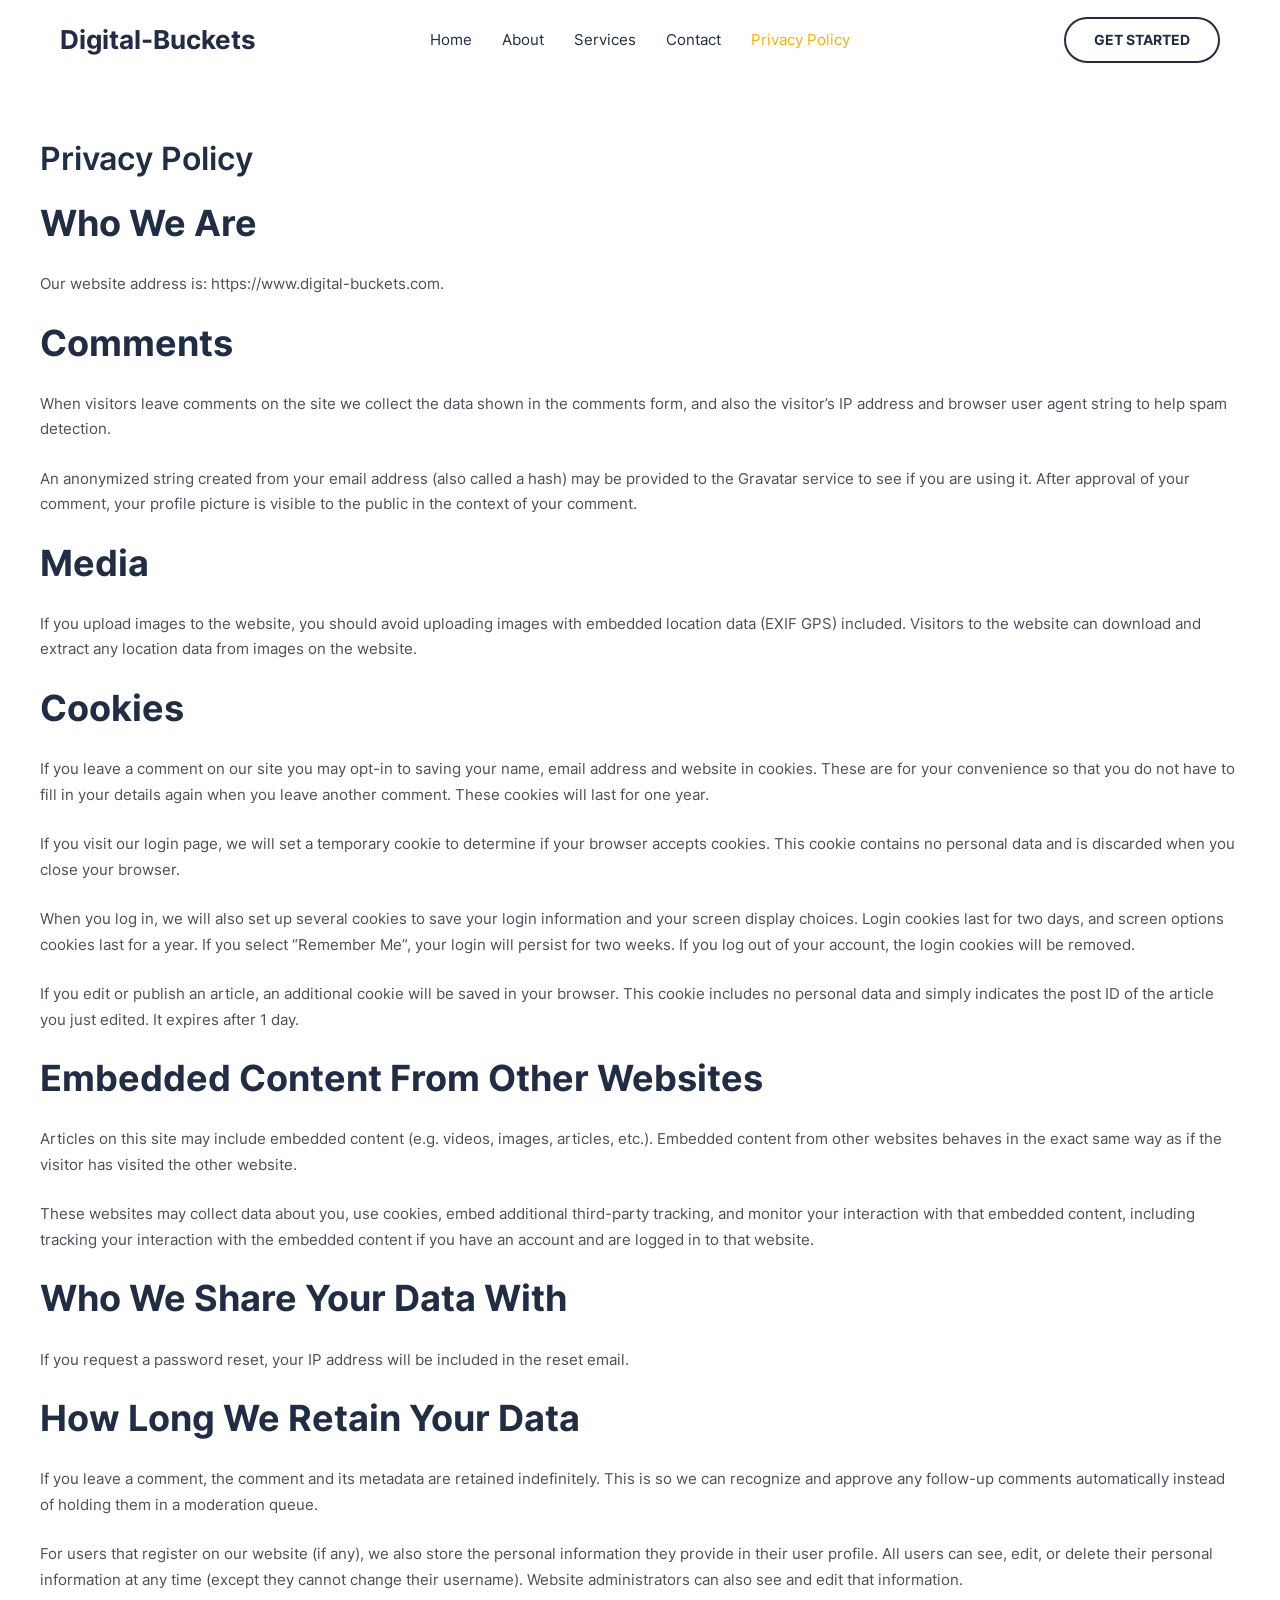
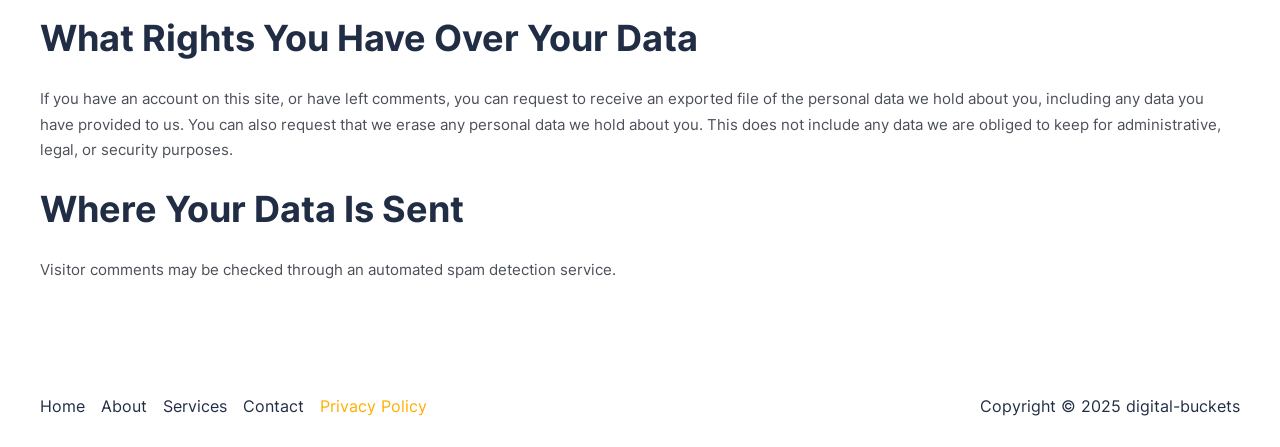
<file: privacy-policy/index.htm>
﻿<!DOCTYPE html>
<html lang="en-US">
<head>
<meta charset="UTF-8">
<meta name="viewport" content="width=device-width, initial-scale=1">
	<link rel="profile" href="https://gmpg.org/xfn/11"> 
	<title>Privacy Policy - digital-buckets</title>
	<style>img:is([sizes="auto" i], [sizes^="auto," i]) { contain-intrinsic-size: 3000px 1500px }</style>
	<link rel='dns-prefetch' href='//fonts.googleapis.com'>
<link rel="alternate" type="application/rss+xml" title="digital-buckets &raquo; Feed" href="../feed/index.htm">
<link rel="alternate" type="application/rss+xml" title="digital-buckets &raquo; Comments Feed" href="../comments/feed/index.htm">
<!-- SureRank Meta Data -->
<link rel="canonical" href="index.htm">
<meta name="description" content="Who we are Our website address is: https://www.digital-buckets.com. Comments When visitors leave comments on the site we collect the data shown in the comments">
<meta name="robots" content="index, follow">
<meta property="og:url" content="https://www.digital-buckets.com/privacy-policy/">
<meta property="og:site_name" content="digital-buckets">
<meta property="og:locale" content="en_US">
<meta property="og:type" content="article">
<meta property="og:title" content="Privacy Policy - digital-buckets">
<meta property="og:description" content="Who we are Our website address is: https://www.digital-buckets.com. Comments When visitors leave comments on the site we collect the data shown in the comments">
<meta property="article:published_time" content="2025-07-20T15:53:55+00:00">
<meta property="article:modified_time" content="2025-07-20T16:38:16+00:00">
<meta name="twitter:card" content="summary_large_image">
<meta name="twitter:title" content="Privacy Policy - digital-buckets">
<meta name="twitter:description" content="Who we are Our website address is: https://www.digital-buckets.com. Comments When visitors leave comments on the site we collect the data shown in the comments">
<script type="application/ld+json" id="surerank-schema">{"@context":"https://schema.org","@graph":[{"@type":"WebSite","@id":"https://www.digital-buckets.com/#website","name":"digital-buckets","url":"https://www.digital-buckets.com/","potentialAction":{"@id":"https://www.digital-buckets.com/#searchaction"},"publisher":{"@id":"https://www.digital-buckets.com/#organization"}},{"@type":"WebPage","@id":"https://www.digital-buckets.com/privacy-policy#webpage","name":"Privacy Policy","inLanguage":"en_US","url":"https://www.digital-buckets.com/privacy-policy","breadcrumb":{"@id":"https://www.digital-buckets.com/privacy-policy#breadcrumblist"},"isPartOf":{"@id":"https://www.digital-buckets.com/#website"},"publisher":{"@id":"https://www.digital-buckets.com/#organization"}},{"@type":"Organization","@id":"https://www.digital-buckets.com/#organization","name":"digital-buckets","url":"https://www.digital-buckets.com/ "},{"@type":"BreadcrumbList","name":"BreadcrumbList","@id":"https://www.digital-buckets.com/privacy-policy#breadcrumblist","itemListElement":[{"@type":"ListItem","position":1,"item":{"@id":"https://www.digital-buckets.com","name":"Home"}},{"@type":"ListItem","position":2,"item":{"@id":"https://www.digital-buckets.com/privacy-policy/","name":"Privacy Policy"}}]},{"@type":"SearchAction","@id":"https://www.digital-buckets.com/#searchaction","target":"https://www.digital-buckets.com/?s={search_term_string}","query-input":"required name=search_term_string"}]}</script>
<!-- /SureRank Meta Data -->
<link rel="alternate" type="application/rss+xml" title="digital-buckets &raquo; Privacy Policy Comments Feed" href="feed/index.htm">
<script>
window._wpemojiSettings = {"baseUrl":"https:\/\/s.w.org\/images\/core\/emoji\/16.0.1\/72x72\/","ext":".png","svgUrl":"https:\/\/s.w.org\/images\/core\/emoji\/16.0.1\/svg\/","svgExt":".svg","source":{"concatemoji":"https:\/\/www.digital-buckets.com\/wp-includes\/js\/wp-emoji-release.min.js?ver=6.8.2"}};
/*! This file is auto-generated */
!function(s,n){var o,i,e;function c(e){try{var t={supportTests:e,timestamp:(new Date).valueOf()};sessionStorage.setItem(o,JSON.stringify(t))}catch(e){}}function p(e,t,n){e.clearRect(0,0,e.canvas.width,e.canvas.height),e.fillText(t,0,0);var t=new Uint32Array(e.getImageData(0,0,e.canvas.width,e.canvas.height).data),a=(e.clearRect(0,0,e.canvas.width,e.canvas.height),e.fillText(n,0,0),new Uint32Array(e.getImageData(0,0,e.canvas.width,e.canvas.height).data));return t.every(function(e,t){return e===a[t]})}function u(e,t){e.clearRect(0,0,e.canvas.width,e.canvas.height),e.fillText(t,0,0);for(var n=e.getImageData(16,16,1,1),a=0;a<n.data.length;a++)if(0!==n.data[a])return!1;return!0}function f(e,t,n,a){switch(t){case"flag":return n(e,"\ud83c\udff3\ufe0f\u200d\u26a7\ufe0f","\ud83c\udff3\ufe0f\u200b\u26a7\ufe0f")?!1:!n(e,"\ud83c\udde8\ud83c\uddf6","\ud83c\udde8\u200b\ud83c\uddf6")&&!n(e,"\ud83c\udff4\udb40\udc67\udb40\udc62\udb40\udc65\udb40\udc6e\udb40\udc67\udb40\udc7f","\ud83c\udff4\u200b\udb40\udc67\u200b\udb40\udc62\u200b\udb40\udc65\u200b\udb40\udc6e\u200b\udb40\udc67\u200b\udb40\udc7f");case"emoji":return!a(e,"\ud83e\udedf")}return!1}function g(e,t,n,a){var r="undefined"!=typeof WorkerGlobalScope&&self instanceof WorkerGlobalScope?new OffscreenCanvas(300,150):s.createElement("canvas"),o=r.getContext("2d",{willReadFrequently:!0}),i=(o.textBaseline="top",o.font="600 32px Arial",{});return e.forEach(function(e){i[e]=t(o,e,n,a)}),i}function t(e){var t=s.createElement("script");t.src=e,t.defer=!0,s.head.appendChild(t)}"undefined"!=typeof Promise&&(o="wpEmojiSettingsSupports",i=["flag","emoji"],n.supports={everything:!0,everythingExceptFlag:!0},e=new Promise(function(e){s.addEventListener("DOMContentLoaded",e,{once:!0})}),new Promise(function(t){var n=function(){try{var e=JSON.parse(sessionStorage.getItem(o));if("object"==typeof e&&"number"==typeof e.timestamp&&(new Date).valueOf()<e.timestamp+604800&&"object"==typeof e.supportTests)return e.supportTests}catch(e){}return null}();if(!n){if("undefined"!=typeof Worker&&"undefined"!=typeof OffscreenCanvas&&"undefined"!=typeof URL&&URL.createObjectURL&&"undefined"!=typeof Blob)try{var e="postMessage("+g.toString()+"("+[JSON.stringify(i),f.toString(),p.toString(),u.toString()].join(",")+"));",a=new Blob([e],{type:"text/javascript"}),r=new Worker(URL.createObjectURL(a),{name:"wpTestEmojiSupports"});return void(r.onmessage=function(e){c(n=e.data),r.terminate(),t(n)})}catch(e){}c(n=g(i,f,p,u))}t(n)}).then(function(e){for(var t in e)n.supports[t]=e[t],n.supports.everything=n.supports.everything&&n.supports[t],"flag"!==t&&(n.supports.everythingExceptFlag=n.supports.everythingExceptFlag&&n.supports[t]);n.supports.everythingExceptFlag=n.supports.everythingExceptFlag&&!n.supports.flag,n.DOMReady=!1,n.readyCallback=function(){n.DOMReady=!0}}).then(function(){return e}).then(function(){var e;n.supports.everything||(n.readyCallback(),(e=n.source||{}).concatemoji?t(e.concatemoji):e.wpemoji&&e.twemoji&&(t(e.twemoji),t(e.wpemoji)))}))}((window,document),window._wpemojiSettings);
</script>
<link rel='stylesheet' id='litespeed-cache-dummy-css' href='../wp-content/plugins/litespeed-cache/assets/css/litespeed-dummy.css?ver=6.8.2' media='all'>
<link rel='stylesheet' id='astra-theme-css-css' href='../wp-content/themes/astra/assets/css/minified/main.min.css?ver=4.11.7' media='all'>
<style id='astra-theme-css-inline-css'>
:root{--ast-post-nav-space:0;--ast-container-default-xlg-padding:2.5em;--ast-container-default-lg-padding:2.5em;--ast-container-default-slg-padding:2em;--ast-container-default-md-padding:2.5em;--ast-container-default-sm-padding:2.5em;--ast-container-default-xs-padding:2.4em;--ast-container-default-xxs-padding:1.8em;--ast-code-block-background:#ECEFF3;--ast-comment-inputs-background:#F9FAFB;--ast-normal-container-width:1200px;--ast-narrow-container-width:750px;--ast-blog-title-font-weight:600;--ast-blog-meta-weight:600;--ast-global-color-primary:var(--ast-global-color-5);--ast-global-color-secondary:var(--ast-global-color-4);--ast-global-color-alternate-background:var(--ast-global-color-7);--ast-global-color-subtle-background:var(--ast-global-color-6);--ast-bg-style-guide:#F8FAFC;--ast-shadow-style-guide:0px 0px 4px 0 #00000057;--ast-global-dark-bg-style:#fff;--ast-global-dark-lfs:#fbfbfb;--ast-widget-bg-color:#fafafa;--ast-wc-container-head-bg-color:#fbfbfb;--ast-title-layout-bg:#eeeeee;--ast-search-border-color:#e7e7e7;--ast-lifter-hover-bg:#e6e6e6;--ast-gallery-block-color:#000;--srfm-color-input-label:var(--ast-global-color-2);}html{font-size:93.75%;}a{color:var(--ast-global-color-0);}a:hover,a:focus{color:var(--ast-global-color-1);}body,button,input,select,textarea,.ast-button,.ast-custom-button{font-family:'Inter',sans-serif;font-weight:400;font-size:15px;font-size:1rem;line-height:var(--ast-body-line-height,1.7);}blockquote{color:var(--ast-global-color-3);}h1,.entry-content h1,h2,.entry-content h2,h3,.entry-content h3,h4,.entry-content h4,h5,.entry-content h5,h6,.entry-content h6,.site-title,.site-title a{font-family:'Inter',sans-serif;font-weight:700;text-transform:capitalize;}.ast-site-identity .site-title a{color:var(--ast-global-color-2);}.site-title{font-size:26px;font-size:1.7333333333333rem;display:block;}.site-header .site-description{font-size:15px;font-size:1rem;display:none;}.entry-title{font-size:24px;font-size:1.6rem;}.ast-blog-single-element.ast-taxonomy-container a{font-size:14px;font-size:0.93333333333333rem;}.ast-blog-meta-container{font-size:13px;font-size:0.86666666666667rem;}.archive .ast-article-post .ast-article-inner,.blog .ast-article-post .ast-article-inner,.archive .ast-article-post .ast-article-inner:hover,.blog .ast-article-post .ast-article-inner:hover{border-top-left-radius:6px;border-top-right-radius:6px;border-bottom-right-radius:6px;border-bottom-left-radius:6px;overflow:hidden;}h1,.entry-content h1{font-size:50px;font-size:3.3333333333333rem;font-weight:700;font-family:'Inter',sans-serif;line-height:1.2em;text-transform:capitalize;}h2,.entry-content h2{font-size:36px;font-size:2.4rem;font-weight:700;font-family:'Inter',sans-serif;line-height:1.25em;text-transform:capitalize;}h3,.entry-content h3{font-size:22px;font-size:1.4666666666667rem;font-weight:700;font-family:'Inter',sans-serif;line-height:1.25em;text-transform:capitalize;}h4,.entry-content h4{font-size:21px;font-size:1.4rem;line-height:1.2em;font-weight:700;font-family:'Inter',sans-serif;text-transform:capitalize;}h5,.entry-content h5{font-size:20px;font-size:1.3333333333333rem;line-height:1.3em;font-weight:700;font-family:'Inter',sans-serif;text-transform:capitalize;}h6,.entry-content h6{font-size:14px;font-size:0.93333333333333rem;line-height:1.3em;font-weight:700;font-family:'Inter',sans-serif;text-transform:uppercase;}::selection{background-color:var(--ast-global-color-0);color:#000000;}body,h1,.entry-title a,.entry-content h1,h2,.entry-content h2,h3,.entry-content h3,h4,.entry-content h4,h5,.entry-content h5,h6,.entry-content h6{color:var(--ast-global-color-3);}.tagcloud a:hover,.tagcloud a:focus,.tagcloud a.current-item{color:#000000;border-color:var(--ast-global-color-0);background-color:var(--ast-global-color-0);}input:focus,input[type="text"]:focus,input[type="email"]:focus,input[type="url"]:focus,input[type="password"]:focus,input[type="reset"]:focus,input[type="search"]:focus,textarea:focus{border-color:var(--ast-global-color-0);}input[type="radio"]:checked,input[type=reset],input[type="checkbox"]:checked,input[type="checkbox"]:hover:checked,input[type="checkbox"]:focus:checked,input[type=range]::-webkit-slider-thumb{border-color:var(--ast-global-color-0);background-color:var(--ast-global-color-0);box-shadow:none;}.site-footer a:hover + .post-count,.site-footer a:focus + .post-count{background:var(--ast-global-color-0);border-color:var(--ast-global-color-0);}.single .nav-links .nav-previous,.single .nav-links .nav-next{color:var(--ast-global-color-0);}.entry-meta,.entry-meta *{line-height:1.45;color:var(--ast-global-color-0);font-weight:600;}.entry-meta a:not(.ast-button):hover,.entry-meta a:not(.ast-button):hover *,.entry-meta a:not(.ast-button):focus,.entry-meta a:not(.ast-button):focus *,.page-links > .page-link,.page-links .page-link:hover,.post-navigation a:hover{color:var(--ast-global-color-1);}#cat option,.secondary .calendar_wrap thead a,.secondary .calendar_wrap thead a:visited{color:var(--ast-global-color-0);}.secondary .calendar_wrap #today,.ast-progress-val span{background:var(--ast-global-color-0);}.secondary a:hover + .post-count,.secondary a:focus + .post-count{background:var(--ast-global-color-0);border-color:var(--ast-global-color-0);}.calendar_wrap #today > a{color:#000000;}.page-links .page-link,.single .post-navigation a{color:var(--ast-global-color-3);}.ast-search-menu-icon .search-form button.search-submit{padding:0 4px;}.ast-search-menu-icon form.search-form{padding-right:0;}.ast-search-menu-icon.slide-search input.search-field{width:0;}.ast-header-search .ast-search-menu-icon.ast-dropdown-active .search-form,.ast-header-search .ast-search-menu-icon.ast-dropdown-active .search-field:focus{transition:all 0.2s;}.search-form input.search-field:focus{outline:none;}.ast-search-menu-icon .search-form button.search-submit:focus,.ast-theme-transparent-header .ast-header-search .ast-dropdown-active .ast-icon,.ast-theme-transparent-header .ast-inline-search .search-field:focus .ast-icon{color:var(--ast-global-color-1);}.ast-header-search .slide-search .search-form{border:2px solid var(--ast-global-color-0);}.ast-header-search .slide-search .search-field{background-color:(--ast-global-dark-bg-style);}.ast-archive-title{color:var(--ast-global-color-2);}.widget-title,.widget .wp-block-heading{font-size:21px;font-size:1.4rem;color:var(--ast-global-color-2);}.ast-single-post .entry-content a,.ast-comment-content a:not(.ast-comment-edit-reply-wrap a),.woocommerce-js .woocommerce-product-details__short-description a{text-decoration:underline;}.ast-single-post .entry-content .uagb-tab a,.ast-single-post .entry-content .uagb-ifb-cta a,.ast-single-post .entry-content .uabb-module-content a,.ast-single-post .entry-content .uagb-post-grid a,.ast-single-post .entry-content .uagb-timeline a,.ast-single-post .entry-content .uagb-toc__wrap a,.ast-single-post .entry-content .uagb-taxomony-box a,.ast-single-post .entry-content .woocommerce a,.entry-content .wp-block-latest-posts > li > a,.ast-single-post .entry-content .wp-block-file__button,a.ast-post-filter-single,.ast-single-post .ast-comment-content .comment-reply-link,.ast-single-post .ast-comment-content .comment-edit-link,.entry-content [CLASS*="wc-block"] .wc-block-components-button,.entry-content [CLASS*="wc-block"] .wc-block-components-totals-coupon-link,.entry-content [CLASS*="wc-block"] .wc-block-components-product-name{text-decoration:none;}.ast-search-menu-icon.slide-search a:focus-visible:focus-visible,.astra-search-icon:focus-visible,#close:focus-visible,a:focus-visible,.ast-menu-toggle:focus-visible,.site .skip-link:focus-visible,.wp-block-loginout input:focus-visible,.wp-block-search.wp-block-search__button-inside .wp-block-search__inside-wrapper,.ast-header-navigation-arrow:focus-visible,.woocommerce .wc-proceed-to-checkout > .checkout-button:focus-visible,.woocommerce .woocommerce-MyAccount-navigation ul li a:focus-visible,.ast-orders-table__row .ast-orders-table__cell:focus-visible,.woocommerce .woocommerce-order-details .order-again > .button:focus-visible,.woocommerce .woocommerce-message a.button.wc-forward:focus-visible,.woocommerce #minus_qty:focus-visible,.woocommerce #plus_qty:focus-visible,a#ast-apply-coupon:focus-visible,.woocommerce .woocommerce-info a:focus-visible,.woocommerce .astra-shop-summary-wrap a:focus-visible,.woocommerce a.wc-forward:focus-visible,#ast-apply-coupon:focus-visible,.woocommerce-js .woocommerce-mini-cart-item a.remove:focus-visible,#close:focus-visible,.button.search-submit:focus-visible,#search_submit:focus,.normal-search:focus-visible,.ast-header-account-wrap:focus-visible,.woocommerce .ast-on-card-button.ast-quick-view-trigger:focus,.astra-cart-drawer-close:focus,.ast-single-variation:focus,.ast-woocommerce-product-gallery__image:focus,.ast-button:focus{outline-style:dotted;outline-color:inherit;outline-width:thin;}input:focus,input[type="text"]:focus,input[type="email"]:focus,input[type="url"]:focus,input[type="password"]:focus,input[type="reset"]:focus,input[type="search"]:focus,input[type="number"]:focus,textarea:focus,.wp-block-search__input:focus,[data-section="section-header-mobile-trigger"] .ast-button-wrap .ast-mobile-menu-trigger-minimal:focus,.ast-mobile-popup-drawer.active .menu-toggle-close:focus,.woocommerce-ordering select.orderby:focus,#ast-scroll-top:focus,#coupon_code:focus,.woocommerce-page #comment:focus,.woocommerce #reviews #respond input#submit:focus,.woocommerce a.add_to_cart_button:focus,.woocommerce .button.single_add_to_cart_button:focus,.woocommerce .woocommerce-cart-form button:focus,.woocommerce .woocommerce-cart-form__cart-item .quantity .qty:focus,.woocommerce .woocommerce-billing-fields .woocommerce-billing-fields__field-wrapper .woocommerce-input-wrapper > .input-text:focus,.woocommerce #order_comments:focus,.woocommerce #place_order:focus,.woocommerce .woocommerce-address-fields .woocommerce-address-fields__field-wrapper .woocommerce-input-wrapper > .input-text:focus,.woocommerce .woocommerce-MyAccount-content form button:focus,.woocommerce .woocommerce-MyAccount-content .woocommerce-EditAccountForm .woocommerce-form-row .woocommerce-Input.input-text:focus,.woocommerce .ast-woocommerce-container .woocommerce-pagination ul.page-numbers li a:focus,body #content .woocommerce form .form-row .select2-container--default .select2-selection--single:focus,#ast-coupon-code:focus,.woocommerce.woocommerce-js .quantity input[type=number]:focus,.woocommerce-js .woocommerce-mini-cart-item .quantity input[type=number]:focus,.woocommerce p#ast-coupon-trigger:focus{border-style:dotted;border-color:inherit;border-width:thin;}input{outline:none;}.woocommerce-js input[type=text]:focus,.woocommerce-js input[type=email]:focus,.woocommerce-js textarea:focus,input[type=number]:focus,.comments-area textarea#comment:focus,.comments-area textarea#comment:active,.comments-area .ast-comment-formwrap input[type="text"]:focus,.comments-area .ast-comment-formwrap input[type="text"]:active{outline-style:unset;outline-color:inherit;outline-width:thin;}.ast-logo-title-inline .site-logo-img{padding-right:1em;}body .ast-oembed-container *{position:absolute;top:0;width:100%;height:100%;left:0;}body .wp-block-embed-pocket-casts .ast-oembed-container *{position:unset;}.ast-single-post-featured-section + article {margin-top: 2em;}.site-content .ast-single-post-featured-section img {width: 100%;overflow: hidden;object-fit: cover;}.ast-separate-container .site-content .ast-single-post-featured-section + article {margin-top: -80px;z-index: 9;position: relative;border-radius: 4px;}@media (min-width: 922px) {.ast-no-sidebar .site-content .ast-article-image-container--wide {margin-left: -120px;margin-right: -120px;max-width: unset;width: unset;}.ast-left-sidebar .site-content .ast-article-image-container--wide,.ast-right-sidebar .site-content .ast-article-image-container--wide {margin-left: -10px;margin-right: -10px;}.site-content .ast-article-image-container--full {margin-left: calc( -50vw + 50%);margin-right: calc( -50vw + 50%);max-width: 100vw;width: 100vw;}.ast-left-sidebar .site-content .ast-article-image-container--full,.ast-right-sidebar .site-content .ast-article-image-container--full {margin-left: -10px;margin-right: -10px;max-width: inherit;width: auto;}}.site > .ast-single-related-posts-container {margin-top: 0;}@media (min-width: 922px) {.ast-desktop .ast-container--narrow {max-width: var(--ast-narrow-container-width);margin: 0 auto;}}input[type="text"],input[type="number"],input[type="email"],input[type="url"],input[type="password"],input[type="search"],input[type=reset],input[type=tel],input[type=date],select,textarea{font-size:16px;font-style:normal;font-weight:400;line-height:24px;width:100%;padding:12px 16px;border-radius:4px;box-shadow:0px 1px 2px 0px rgba(0,0,0,0.05);color:var(--ast-form-input-text,#475569);}input[type="text"],input[type="number"],input[type="email"],input[type="url"],input[type="password"],input[type="search"],input[type=reset],input[type=tel],input[type=date],select{height:40px;}input[type="date"]{border-width:1px;border-style:solid;border-color:var(--ast-border-color);background:var( --ast-global-color-secondary,--ast-global-color-5 );}input[type="text"]:focus,input[type="number"]:focus,input[type="email"]:focus,input[type="url"]:focus,input[type="password"]:focus,input[type="search"]:focus,input[type=reset]:focus,input[type="tel"]:focus,input[type="date"]:focus,select:focus,textarea:focus{border-color:#046BD2;box-shadow:none;outline:none;color:var(--ast-form-input-focus-text,#475569);}label,legend{color:#111827;font-size:14px;font-style:normal;font-weight:500;line-height:20px;}select{padding:6px 10px;}fieldset{padding:30px;border-radius:4px;}button,.ast-button,.button,input[type="button"],input[type="reset"],input[type="submit"]{border-radius:4px;box-shadow:0px 1px 2px 0px rgba(0,0,0,0.05);}:root{--ast-comment-inputs-background:#FFF;}::placeholder{color:var(--ast-form-field-color,#9CA3AF);}::-ms-input-placeholder{color:var(--ast-form-field-color,#9CA3AF);}@media (max-width:921.9px){#ast-desktop-header{display:none;}}@media (min-width:922px){#ast-mobile-header{display:none;}}.wp-block-buttons.aligncenter{justify-content:center;}@media (max-width:921px){.ast-theme-transparent-header #primary,.ast-theme-transparent-header #secondary{padding:0;}}@media (max-width:921px){.ast-plain-container.ast-no-sidebar #primary{padding:0;}}.ast-plain-container.ast-no-sidebar #primary{margin-top:0;margin-bottom:0;}@media (min-width:1200px){.ast-plain-container.ast-no-sidebar #primary{margin-top:60px;margin-bottom:60px;}}@media (max-width:921px){.ast-separate-container #primary,.ast-narrow-container #primary{padding-top:0px;}}@media (max-width:544px){.ast-separate-container #primary,.ast-narrow-container #primary{padding-top:0px;}}@media (max-width:921px){.ast-separate-container #primary,.ast-narrow-container #primary{padding-bottom:0px;}}@media (max-width:544px){.ast-separate-container #primary,.ast-narrow-container #primary{padding-bottom:0px;}}.wp-block-button.is-style-outline .wp-block-button__link{border-color:var(--ast-global-color-0);border-top-width:2px;border-right-width:2px;border-bottom-width:2px;border-left-width:2px;}div.wp-block-button.is-style-outline > .wp-block-button__link:not(.has-text-color),div.wp-block-button.wp-block-button__link.is-style-outline:not(.has-text-color){color:var(--ast-global-color-0);}.wp-block-button.is-style-outline .wp-block-button__link:hover,.wp-block-buttons .wp-block-button.is-style-outline .wp-block-button__link:focus,.wp-block-buttons .wp-block-button.is-style-outline > .wp-block-button__link:not(.has-text-color):hover,.wp-block-buttons .wp-block-button.wp-block-button__link.is-style-outline:not(.has-text-color):hover{color:var(--ast-global-color-2);background-color:var(--ast-global-color-1);border-color:var(--ast-global-color-1);}.post-page-numbers.current .page-link,.ast-pagination .page-numbers.current{color:#000000;border-color:var(--ast-global-color-0);background-color:var(--ast-global-color-0);}.wp-block-button.is-style-outline .wp-block-button__link{border-top-width:2px;border-right-width:2px;border-bottom-width:2px;border-left-width:2px;}.wp-block-buttons .wp-block-button.is-style-outline .wp-block-button__link.wp-element-button,.ast-outline-button,.wp-block-uagb-buttons-child .uagb-buttons-repeater.ast-outline-button{border-color:var(--ast-global-color-0);border-top-width:2px;border-right-width:2px;border-bottom-width:2px;border-left-width:2px;font-family:'Inter',sans-serif;font-weight:700;font-size:15px;font-size:1rem;line-height:1em;text-transform:uppercase;letter-spacing:0;padding-top:17px;padding-right:34px;padding-bottom:17px;padding-left:34px;border-top-left-radius:50px;border-top-right-radius:50px;border-bottom-right-radius:50px;border-bottom-left-radius:50px;}.wp-block-buttons .wp-block-button.is-style-outline > .wp-block-button__link:not(.has-text-color),.wp-block-buttons .wp-block-button.wp-block-button__link.is-style-outline:not(.has-text-color),.ast-outline-button{color:var(--ast-global-color-2);}.wp-block-button.is-style-outline .wp-block-button__link:hover,.wp-block-buttons .wp-block-button.is-style-outline .wp-block-button__link:focus,.wp-block-buttons .wp-block-button.is-style-outline > .wp-block-button__link:not(.has-text-color):hover,.wp-block-buttons .wp-block-button.wp-block-button__link.is-style-outline:not(.has-text-color):hover,.ast-outline-button:hover,.ast-outline-button:focus,.wp-block-uagb-buttons-child .uagb-buttons-repeater.ast-outline-button:hover,.wp-block-uagb-buttons-child .uagb-buttons-repeater.ast-outline-button:focus{color:var(--ast-global-color-2);background-color:var(--ast-global-color-1);border-color:var(--ast-global-color-1);}.ast-single-post .entry-content a.ast-outline-button,.ast-single-post .entry-content .is-style-outline>.wp-block-button__link{text-decoration:none;}.wp-block-button .wp-block-button__link.wp-element-button.is-style-outline:not(.has-background),.wp-block-button.is-style-outline>.wp-block-button__link.wp-element-button:not(.has-background),.ast-outline-button{background-color:rgba(33,45,69,0);}.uagb-buttons-repeater.ast-outline-button{border-radius:9999px;}@media (max-width:921px){.wp-block-buttons .wp-block-button.is-style-outline .wp-block-button__link.wp-element-button,.ast-outline-button,.wp-block-uagb-buttons-child .uagb-buttons-repeater.ast-outline-button{font-size:16px;font-size:1.0666666666667rem;padding-top:17px;padding-right:30px;padding-bottom:17px;padding-left:30px;}}@media (max-width:544px){.wp-block-buttons .wp-block-button.is-style-outline .wp-block-button__link.wp-element-button,.ast-outline-button,.wp-block-uagb-buttons-child .uagb-buttons-repeater.ast-outline-button{font-size:14px;font-size:0.93333333333333rem;padding-top:15px;padding-right:28px;padding-bottom:15px;padding-left:28px;}}.entry-content[data-ast-blocks-layout] > figure{margin-bottom:1em;}h1.widget-title{font-weight:700;}h2.widget-title{font-weight:700;}h3.widget-title{font-weight:700;}.review-rating{display:flex;align-items:center;order:2;}#page{display:flex;flex-direction:column;min-height:100vh;}.ast-404-layout-1 h1.page-title{color:var(--ast-global-color-2);}.single .post-navigation a{line-height:1em;height:inherit;}.error-404 .page-sub-title{font-size:1.5rem;font-weight:inherit;}.search .site-content .content-area .search-form{margin-bottom:0;}#page .site-content{flex-grow:1;}.widget{margin-bottom:1.25em;}#secondary li{line-height:1.5em;}#secondary .wp-block-group h2{margin-bottom:0.7em;}#secondary h2{font-size:1.7rem;}.ast-separate-container .ast-article-post,.ast-separate-container .ast-article-single,.ast-separate-container .comment-respond{padding:3em;}.ast-separate-container .ast-article-single .ast-article-single{padding:0;}.ast-article-single .wp-block-post-template-is-layout-grid{padding-left:0;}.ast-separate-container .comments-title,.ast-narrow-container .comments-title{padding:1.5em 2em;}.ast-page-builder-template .comment-form-textarea,.ast-comment-formwrap .ast-grid-common-col{padding:0;}.ast-comment-formwrap{padding:0;display:inline-flex;column-gap:20px;width:100%;margin-left:0;margin-right:0;}.comments-area textarea#comment:focus,.comments-area textarea#comment:active,.comments-area .ast-comment-formwrap input[type="text"]:focus,.comments-area .ast-comment-formwrap input[type="text"]:active {box-shadow:none;outline:none;}.archive.ast-page-builder-template .entry-header{margin-top:2em;}.ast-page-builder-template .ast-comment-formwrap{width:100%;}.entry-title{margin-bottom:0.6em;}.ast-archive-description p{font-size:inherit;font-weight:inherit;line-height:inherit;}.ast-separate-container .ast-comment-list li.depth-1,.hentry{margin-bottom:1.5em;}.site-content section.ast-archive-description{margin-bottom:2em;}@media (min-width:921px){.ast-left-sidebar.ast-page-builder-template #secondary,.archive.ast-right-sidebar.ast-page-builder-template .site-main{padding-left:20px;padding-right:20px;}}@media (max-width:544px){.ast-comment-formwrap.ast-row{column-gap:10px;display:inline-block;}#ast-commentform .ast-grid-common-col{position:relative;width:100%;}}@media (min-width:1201px){.ast-separate-container .ast-article-post,.ast-separate-container .ast-article-single,.ast-separate-container .ast-author-box,.ast-separate-container .ast-404-layout-1,.ast-separate-container .no-results{padding:3em;}}@media (max-width:921px){.ast-separate-container #primary,.ast-separate-container #secondary{padding:1.5em 0;}#primary,#secondary{padding:1.5em 0;margin:0;}.ast-left-sidebar #content > .ast-container{display:flex;flex-direction:column-reverse;width:100%;}}@media (min-width:922px){.ast-separate-container.ast-right-sidebar #primary,.ast-separate-container.ast-left-sidebar #primary{border:0;}.search-no-results.ast-separate-container #primary{margin-bottom:4em;}}.wp-block-button .wp-block-button__link{color:var(--ast-global-color-2);}.wp-block-button .wp-block-button__link:hover,.wp-block-button .wp-block-button__link:focus{color:var(--ast-global-color-2);background-color:var(--ast-global-color-1);border-color:var(--ast-global-color-1);}.wp-block-button .wp-block-button__link,.wp-block-search .wp-block-search__button,body .wp-block-file .wp-block-file__button{border-style:solid;border-top-width:2px;border-right-width:2px;border-left-width:2px;border-bottom-width:2px;border-color:var(--ast-global-color-0);background-color:var(--ast-global-color-0);color:var(--ast-global-color-2);font-family:'Inter',sans-serif;font-weight:700;line-height:1em;text-transform:uppercase;letter-spacing:0;font-size:15px;font-size:1rem;border-top-left-radius:50px;border-top-right-radius:50px;border-bottom-right-radius:50px;border-bottom-left-radius:50px;padding-top:17px;padding-right:34px;padding-bottom:17px;padding-left:34px;}.ast-single-post .entry-content .wp-block-button .wp-block-button__link,.ast-single-post .entry-content .wp-block-search .wp-block-search__button,body .entry-content .wp-block-file .wp-block-file__button{text-decoration:none;}@media (max-width:921px){.wp-block-button .wp-block-button__link,.wp-block-search .wp-block-search__button,body .wp-block-file .wp-block-file__button{font-size:16px;font-size:1.0666666666667rem;padding-top:17px;padding-right:30px;padding-bottom:17px;padding-left:30px;}}@media (max-width:544px){.wp-block-button .wp-block-button__link,.wp-block-search .wp-block-search__button,body .wp-block-file .wp-block-file__button{font-size:14px;font-size:0.93333333333333rem;padding-top:15px;padding-right:28px;padding-bottom:15px;padding-left:28px;}}.menu-toggle,button,.ast-button,.ast-custom-button,.button,input#submit,input[type="button"],input[type="submit"],input[type="reset"],#comments .submit,.search .search-submit,form[CLASS*="wp-block-search__"].wp-block-search .wp-block-search__inside-wrapper .wp-block-search__button,body .wp-block-file .wp-block-file__button,.search .search-submit,.woocommerce-js a.button,.woocommerce button.button,.woocommerce .woocommerce-message a.button,.woocommerce #respond input#submit.alt,.woocommerce input.button.alt,.woocommerce input.button,.woocommerce input.button:disabled,.woocommerce input.button:disabled[disabled],.woocommerce input.button:disabled:hover,.woocommerce input.button:disabled[disabled]:hover,.woocommerce #respond input#submit,.woocommerce button.button.alt.disabled,.wc-block-grid__products .wc-block-grid__product .wp-block-button__link,.wc-block-grid__product-onsale,[CLASS*="wc-block"] button,.woocommerce-js .astra-cart-drawer .astra-cart-drawer-content .woocommerce-mini-cart__buttons .button:not(.checkout):not(.ast-continue-shopping),.woocommerce-js .astra-cart-drawer .astra-cart-drawer-content .woocommerce-mini-cart__buttons a.checkout,.woocommerce button.button.alt.disabled.wc-variation-selection-needed,[CLASS*="wc-block"] .wc-block-components-button{border-style:solid;border-top-width:2px;border-right-width:2px;border-left-width:2px;border-bottom-width:2px;color:var(--ast-global-color-2);border-color:var(--ast-global-color-0);background-color:var(--ast-global-color-0);padding-top:17px;padding-right:34px;padding-bottom:17px;padding-left:34px;font-family:'Inter',sans-serif;font-weight:700;font-size:15px;font-size:1rem;line-height:1em;text-transform:uppercase;letter-spacing:0;border-top-left-radius:50px;border-top-right-radius:50px;border-bottom-right-radius:50px;border-bottom-left-radius:50px;}button:focus,.menu-toggle:hover,button:hover,.ast-button:hover,.ast-custom-button:hover .button:hover,.ast-custom-button:hover ,input[type=reset]:hover,input[type=reset]:focus,input#submit:hover,input#submit:focus,input[type="button"]:hover,input[type="button"]:focus,input[type="submit"]:hover,input[type="submit"]:focus,form[CLASS*="wp-block-search__"].wp-block-search .wp-block-search__inside-wrapper .wp-block-search__button:hover,form[CLASS*="wp-block-search__"].wp-block-search .wp-block-search__inside-wrapper .wp-block-search__button:focus,body .wp-block-file .wp-block-file__button:hover,body .wp-block-file .wp-block-file__button:focus,.woocommerce-js a.button:hover,.woocommerce button.button:hover,.woocommerce .woocommerce-message a.button:hover,.woocommerce #respond input#submit:hover,.woocommerce #respond input#submit.alt:hover,.woocommerce input.button.alt:hover,.woocommerce input.button:hover,.woocommerce button.button.alt.disabled:hover,.wc-block-grid__products .wc-block-grid__product .wp-block-button__link:hover,[CLASS*="wc-block"] button:hover,.woocommerce-js .astra-cart-drawer .astra-cart-drawer-content .woocommerce-mini-cart__buttons .button:not(.checkout):not(.ast-continue-shopping):hover,.woocommerce-js .astra-cart-drawer .astra-cart-drawer-content .woocommerce-mini-cart__buttons a.checkout:hover,.woocommerce button.button.alt.disabled.wc-variation-selection-needed:hover,[CLASS*="wc-block"] .wc-block-components-button:hover,[CLASS*="wc-block"] .wc-block-components-button:focus{color:var(--ast-global-color-2);background-color:var(--ast-global-color-1);border-color:var(--ast-global-color-1);}form[CLASS*="wp-block-search__"].wp-block-search .wp-block-search__inside-wrapper .wp-block-search__button.has-icon{padding-top:calc(17px - 3px);padding-right:calc(34px - 3px);padding-bottom:calc(17px - 3px);padding-left:calc(34px - 3px);}@media (max-width:921px){.menu-toggle,button,.ast-button,.ast-custom-button,.button,input#submit,input[type="button"],input[type="submit"],input[type="reset"],#comments .submit,.search .search-submit,form[CLASS*="wp-block-search__"].wp-block-search .wp-block-search__inside-wrapper .wp-block-search__button,body .wp-block-file .wp-block-file__button,.search .search-submit,.woocommerce-js a.button,.woocommerce button.button,.woocommerce .woocommerce-message a.button,.woocommerce #respond input#submit.alt,.woocommerce input.button.alt,.woocommerce input.button,.woocommerce input.button:disabled,.woocommerce input.button:disabled[disabled],.woocommerce input.button:disabled:hover,.woocommerce input.button:disabled[disabled]:hover,.woocommerce #respond input#submit,.woocommerce button.button.alt.disabled,.wc-block-grid__products .wc-block-grid__product .wp-block-button__link,.wc-block-grid__product-onsale,[CLASS*="wc-block"] button,.woocommerce-js .astra-cart-drawer .astra-cart-drawer-content .woocommerce-mini-cart__buttons .button:not(.checkout):not(.ast-continue-shopping),.woocommerce-js .astra-cart-drawer .astra-cart-drawer-content .woocommerce-mini-cart__buttons a.checkout,.woocommerce button.button.alt.disabled.wc-variation-selection-needed,[CLASS*="wc-block"] .wc-block-components-button{padding-top:17px;padding-right:30px;padding-bottom:17px;padding-left:30px;font-size:16px;font-size:1.0666666666667rem;}}@media (max-width:544px){.menu-toggle,button,.ast-button,.ast-custom-button,.button,input#submit,input[type="button"],input[type="submit"],input[type="reset"],#comments .submit,.search .search-submit,form[CLASS*="wp-block-search__"].wp-block-search .wp-block-search__inside-wrapper .wp-block-search__button,body .wp-block-file .wp-block-file__button,.search .search-submit,.woocommerce-js a.button,.woocommerce button.button,.woocommerce .woocommerce-message a.button,.woocommerce #respond input#submit.alt,.woocommerce input.button.alt,.woocommerce input.button,.woocommerce input.button:disabled,.woocommerce input.button:disabled[disabled],.woocommerce input.button:disabled:hover,.woocommerce input.button:disabled[disabled]:hover,.woocommerce #respond input#submit,.woocommerce button.button.alt.disabled,.wc-block-grid__products .wc-block-grid__product .wp-block-button__link,.wc-block-grid__product-onsale,[CLASS*="wc-block"] button,.woocommerce-js .astra-cart-drawer .astra-cart-drawer-content .woocommerce-mini-cart__buttons .button:not(.checkout):not(.ast-continue-shopping),.woocommerce-js .astra-cart-drawer .astra-cart-drawer-content .woocommerce-mini-cart__buttons a.checkout,.woocommerce button.button.alt.disabled.wc-variation-selection-needed,[CLASS*="wc-block"] .wc-block-components-button{padding-top:15px;padding-right:28px;padding-bottom:15px;padding-left:28px;font-size:14px;font-size:0.93333333333333rem;}}@media (max-width:921px){.menu-toggle,button,.ast-button,.button,input#submit,input[type="button"],input[type="submit"],input[type="reset"]{font-size:16px;font-size:1.0666666666667rem;}.ast-mobile-header-stack .main-header-bar .ast-search-menu-icon{display:inline-block;}.ast-header-break-point.ast-header-custom-item-outside .ast-mobile-header-stack .main-header-bar .ast-search-icon{margin:0;}.ast-comment-avatar-wrap img{max-width:2.5em;}.ast-comment-meta{padding:0 1.8888em 1.3333em;}}@media (min-width:544px){.ast-container{max-width:100%;}}@media (max-width:544px){.ast-separate-container .ast-article-post,.ast-separate-container .ast-article-single,.ast-separate-container .comments-title,.ast-separate-container .ast-archive-description{padding:1.5em 1em;}.ast-separate-container #content .ast-container{padding-left:0.54em;padding-right:0.54em;}.ast-separate-container .ast-comment-list .bypostauthor{padding:.5em;}.ast-search-menu-icon.ast-dropdown-active .search-field{width:170px;}.menu-toggle,button,.ast-button,.button,input#submit,input[type="button"],input[type="submit"],input[type="reset"]{font-size:14px;font-size:0.93333333333333rem;}} #ast-mobile-header .ast-site-header-cart-li a{pointer-events:none;}@media (max-width:921px){.widget-title{font-size:22px;font-size:1.375rem;}body,button,input,select,textarea,.ast-button,.ast-custom-button{font-size:16px;font-size:1.0666666666667rem;}#secondary,#secondary button,#secondary input,#secondary select,#secondary textarea{font-size:16px;font-size:1.0666666666667rem;}.site-title{font-size:24px;font-size:1.6rem;display:block;}.site-header .site-description{display:none;}.entry-title{font-size:22px;font-size:1.4666666666667rem;}.ast-blog-meta-container{font-size:13px;font-size:0.86666666666667rem;}h1,.entry-content h1{font-size:44px;}h2,.entry-content h2{font-size:36px;}h3,.entry-content h3{font-size:22px;}h4,.entry-content h4{font-size:20px;font-size:1.3333333333333rem;}h5,.entry-content h5{font-size:18px;font-size:1.2rem;}h6,.entry-content h6{font-size:14px;font-size:0.93333333333333rem;}}@media (max-width:544px){.widget-title{font-size:21px;font-size:1.4rem;}body,button,input,select,textarea,.ast-button,.ast-custom-button{font-size:15px;font-size:1rem;}#secondary,#secondary button,#secondary input,#secondary select,#secondary textarea{font-size:15px;font-size:1rem;}.site-title{font-size:22px;font-size:1.4666666666667rem;display:block;}.site-header .site-description{display:none;}.entry-title{font-size:18px;font-size:1.2rem;}h1,.entry-content h1{font-size:38px;}h2,.entry-content h2{font-size:28px;}h3,.entry-content h3{font-size:20px;}h4,.entry-content h4{font-size:18px;font-size:1.2rem;}h5,.entry-content h5{font-size:16px;font-size:1.0666666666667rem;}h6,.entry-content h6{font-size:14px;font-size:0.93333333333333rem;}}@media (max-width:544px){html{font-size:93.75%;}}@media (min-width:922px){.ast-container{max-width:1240px;}}@media (min-width:922px){.site-content .ast-container{display:flex;}}@media (max-width:921px){.site-content .ast-container{flex-direction:column;}}.entry-content h1,.entry-content h2,.entry-content h3,.entry-content h4,.entry-content h5,.entry-content h6{clear:none;}@media (min-width:922px){.main-header-menu .sub-menu .menu-item.ast-left-align-sub-menu:hover > .sub-menu,.main-header-menu .sub-menu .menu-item.ast-left-align-sub-menu.focus > .sub-menu{margin-left:-0px;}}.entry-content li > p{margin-bottom:0;}.site .comments-area{padding-bottom:2em;margin-top:2em;}.wp-block-file {display: flex;align-items: center;flex-wrap: wrap;justify-content: space-between;}.wp-block-pullquote {border: none;}.wp-block-pullquote blockquote::before {content: "\201D";font-family: "Helvetica",sans-serif;display: flex;transform: rotate( 180deg );font-size: 6rem;font-style: normal;line-height: 1;font-weight: bold;align-items: center;justify-content: center;}.has-text-align-right > blockquote::before {justify-content: flex-start;}.has-text-align-left > blockquote::before {justify-content: flex-end;}figure.wp-block-pullquote.is-style-solid-color blockquote {max-width: 100%;text-align: inherit;}:root {--wp--custom--ast-default-block-top-padding: 100px;--wp--custom--ast-default-block-right-padding: 80px;--wp--custom--ast-default-block-bottom-padding: 100px;--wp--custom--ast-default-block-left-padding: 80px;--wp--custom--ast-container-width: 1200px;--wp--custom--ast-content-width-size: 1200px;--wp--custom--ast-wide-width-size: calc(1200px + var(--wp--custom--ast-default-block-left-padding) + var(--wp--custom--ast-default-block-right-padding));}.ast-narrow-container {--wp--custom--ast-content-width-size: 750px;--wp--custom--ast-wide-width-size: 750px;}@media(max-width: 921px) {:root {--wp--custom--ast-default-block-top-padding: 50px;--wp--custom--ast-default-block-right-padding: 50px;--wp--custom--ast-default-block-bottom-padding: 50px;--wp--custom--ast-default-block-left-padding: 50px;}}@media(max-width: 544px) {:root {--wp--custom--ast-default-block-top-padding: 50px;--wp--custom--ast-default-block-right-padding: 30px;--wp--custom--ast-default-block-bottom-padding: 50px;--wp--custom--ast-default-block-left-padding: 30px;}}.entry-content > .wp-block-group,.entry-content > .wp-block-cover,.entry-content > .wp-block-columns {padding-top: var(--wp--custom--ast-default-block-top-padding);padding-right: var(--wp--custom--ast-default-block-right-padding);padding-bottom: var(--wp--custom--ast-default-block-bottom-padding);padding-left: var(--wp--custom--ast-default-block-left-padding);}.ast-plain-container.ast-no-sidebar .entry-content > .alignfull,.ast-page-builder-template .ast-no-sidebar .entry-content > .alignfull {margin-left: calc( -50vw + 50%);margin-right: calc( -50vw + 50%);max-width: 100vw;width: 100vw;}.ast-plain-container.ast-no-sidebar .entry-content .alignfull .alignfull,.ast-page-builder-template.ast-no-sidebar .entry-content .alignfull .alignfull,.ast-plain-container.ast-no-sidebar .entry-content .alignfull .alignwide,.ast-page-builder-template.ast-no-sidebar .entry-content .alignfull .alignwide,.ast-plain-container.ast-no-sidebar .entry-content .alignwide .alignfull,.ast-page-builder-template.ast-no-sidebar .entry-content .alignwide .alignfull,.ast-plain-container.ast-no-sidebar .entry-content .alignwide .alignwide,.ast-page-builder-template.ast-no-sidebar .entry-content .alignwide .alignwide,.ast-plain-container.ast-no-sidebar .entry-content .wp-block-column .alignfull,.ast-page-builder-template.ast-no-sidebar .entry-content .wp-block-column .alignfull,.ast-plain-container.ast-no-sidebar .entry-content .wp-block-column .alignwide,.ast-page-builder-template.ast-no-sidebar .entry-content .wp-block-column .alignwide {margin-left: auto;margin-right: auto;width: 100%;}[data-ast-blocks-layout] .wp-block-separator:not(.is-style-dots) {height: 0;}[data-ast-blocks-layout] .wp-block-separator {margin: 20px auto;}[data-ast-blocks-layout] .wp-block-separator:not(.is-style-wide):not(.is-style-dots) {max-width: 100px;}[data-ast-blocks-layout] .wp-block-separator.has-background {padding: 0;}.entry-content[data-ast-blocks-layout] > * {max-width: var(--wp--custom--ast-content-width-size);margin-left: auto;margin-right: auto;}.entry-content[data-ast-blocks-layout] > .alignwide {max-width: var(--wp--custom--ast-wide-width-size);}.entry-content[data-ast-blocks-layout] .alignfull {max-width: none;}.entry-content .wp-block-columns {margin-bottom: 0;}blockquote {margin: 1.5em;border-color: rgba(0,0,0,0.05);}.wp-block-quote:not(.has-text-align-right):not(.has-text-align-center) {border-left: 5px solid rgba(0,0,0,0.05);}.has-text-align-right > blockquote,blockquote.has-text-align-right {border-right: 5px solid rgba(0,0,0,0.05);}.has-text-align-left > blockquote,blockquote.has-text-align-left {border-left: 5px solid rgba(0,0,0,0.05);}.wp-block-site-tagline,.wp-block-latest-posts .read-more {margin-top: 15px;}.wp-block-loginout p label {display: block;}.wp-block-loginout p:not(.login-remember):not(.login-submit) input {width: 100%;}.wp-block-loginout input:focus {border-color: transparent;}.wp-block-loginout input:focus {outline: thin dotted;}.entry-content .wp-block-media-text .wp-block-media-text__content {padding: 0 0 0 8%;}.entry-content .wp-block-media-text.has-media-on-the-right .wp-block-media-text__content {padding: 0 8% 0 0;}.entry-content .wp-block-media-text.has-background .wp-block-media-text__content {padding: 8%;}.entry-content .wp-block-cover:not([class*="background-color"]):not(.has-text-color.has-link-color) .wp-block-cover__inner-container,.entry-content .wp-block-cover:not([class*="background-color"]) .wp-block-cover-image-text,.entry-content .wp-block-cover:not([class*="background-color"]) .wp-block-cover-text,.entry-content .wp-block-cover-image:not([class*="background-color"]) .wp-block-cover__inner-container,.entry-content .wp-block-cover-image:not([class*="background-color"]) .wp-block-cover-image-text,.entry-content .wp-block-cover-image:not([class*="background-color"]) .wp-block-cover-text {color: var(--ast-global-color-primary,var(--ast-global-color-5));}.wp-block-loginout .login-remember input {width: 1.1rem;height: 1.1rem;margin: 0 5px 4px 0;vertical-align: middle;}.wp-block-latest-posts > li > *:first-child,.wp-block-latest-posts:not(.is-grid) > li:first-child {margin-top: 0;}.entry-content > .wp-block-buttons,.entry-content > .wp-block-uagb-buttons {margin-bottom: 1.5em;}.wp-block-search__inside-wrapper .wp-block-search__input {padding: 0 10px;color: var(--ast-global-color-3);background: var(--ast-global-color-primary,var(--ast-global-color-5));border-color: var(--ast-border-color);}.wp-block-latest-posts .read-more {margin-bottom: 1.5em;}.wp-block-search__no-button .wp-block-search__inside-wrapper .wp-block-search__input {padding-top: 5px;padding-bottom: 5px;}.wp-block-latest-posts .wp-block-latest-posts__post-date,.wp-block-latest-posts .wp-block-latest-posts__post-author {font-size: 1rem;}.wp-block-latest-posts > li > *,.wp-block-latest-posts:not(.is-grid) > li {margin-top: 12px;margin-bottom: 12px;}.ast-page-builder-template .entry-content[data-ast-blocks-layout] > *,.ast-page-builder-template .entry-content[data-ast-blocks-layout] > .alignfull:not(.wp-block-group):not(.uagb-is-root-container) > * {max-width: none;}.ast-page-builder-template .entry-content[data-ast-blocks-layout] > .alignwide:not(.uagb-is-root-container) > * {max-width: var(--wp--custom--ast-wide-width-size);}.ast-page-builder-template .entry-content[data-ast-blocks-layout] > .inherit-container-width > *,.ast-page-builder-template .entry-content[data-ast-blocks-layout] > *:not(.wp-block-group):not(.uagb-is-root-container) > *,.entry-content[data-ast-blocks-layout] > .wp-block-cover .wp-block-cover__inner-container {max-width: var(--wp--custom--ast-content-width-size) ;margin-left: auto;margin-right: auto;}.entry-content[data-ast-blocks-layout] .wp-block-cover:not(.alignleft):not(.alignright) {width: auto;}@media(max-width: 1200px) {.ast-separate-container .entry-content > .alignfull,.ast-separate-container .entry-content[data-ast-blocks-layout] > .alignwide,.ast-plain-container .entry-content[data-ast-blocks-layout] > .alignwide,.ast-plain-container .entry-content .alignfull {margin-left: calc(-1 * min(var(--ast-container-default-xlg-padding),20px)) ;margin-right: calc(-1 * min(var(--ast-container-default-xlg-padding),20px));}}@media(min-width: 1201px) {.ast-separate-container .entry-content > .alignfull {margin-left: calc(-1 * var(--ast-container-default-xlg-padding) );margin-right: calc(-1 * var(--ast-container-default-xlg-padding) );}.ast-separate-container .entry-content[data-ast-blocks-layout] > .alignwide,.ast-plain-container .entry-content[data-ast-blocks-layout] > .alignwide {margin-left: calc(-1 * var(--wp--custom--ast-default-block-left-padding) );margin-right: calc(-1 * var(--wp--custom--ast-default-block-right-padding) );}}@media(min-width: 921px) {.ast-separate-container .entry-content .wp-block-group.alignwide:not(.inherit-container-width) > :where(:not(.alignleft):not(.alignright)),.ast-plain-container .entry-content .wp-block-group.alignwide:not(.inherit-container-width) > :where(:not(.alignleft):not(.alignright)) {max-width: calc( var(--wp--custom--ast-content-width-size) + 80px );}.ast-plain-container.ast-right-sidebar .entry-content[data-ast-blocks-layout] .alignfull,.ast-plain-container.ast-left-sidebar .entry-content[data-ast-blocks-layout] .alignfull {margin-left: -60px;margin-right: -60px;}}@media(min-width: 544px) {.entry-content > .alignleft {margin-right: 20px;}.entry-content > .alignright {margin-left: 20px;}}@media (max-width:544px){.wp-block-columns .wp-block-column:not(:last-child){margin-bottom:20px;}.wp-block-latest-posts{margin:0;}}@media( max-width: 600px ) {.entry-content .wp-block-media-text .wp-block-media-text__content,.entry-content .wp-block-media-text.has-media-on-the-right .wp-block-media-text__content {padding: 8% 0 0;}.entry-content .wp-block-media-text.has-background .wp-block-media-text__content {padding: 8%;}}.ast-narrow-container .site-content .wp-block-uagb-image--align-full .wp-block-uagb-image__figure {max-width: 100%;margin-left: auto;margin-right: auto;}.entry-content ul,.entry-content ol {padding: revert;margin: revert;padding-left: 20px;}:root .has-ast-global-color-0-color{color:var(--ast-global-color-0);}:root .has-ast-global-color-0-background-color{background-color:var(--ast-global-color-0);}:root .wp-block-button .has-ast-global-color-0-color{color:var(--ast-global-color-0);}:root .wp-block-button .has-ast-global-color-0-background-color{background-color:var(--ast-global-color-0);}:root .has-ast-global-color-1-color{color:var(--ast-global-color-1);}:root .has-ast-global-color-1-background-color{background-color:var(--ast-global-color-1);}:root .wp-block-button .has-ast-global-color-1-color{color:var(--ast-global-color-1);}:root .wp-block-button .has-ast-global-color-1-background-color{background-color:var(--ast-global-color-1);}:root .has-ast-global-color-2-color{color:var(--ast-global-color-2);}:root .has-ast-global-color-2-background-color{background-color:var(--ast-global-color-2);}:root .wp-block-button .has-ast-global-color-2-color{color:var(--ast-global-color-2);}:root .wp-block-button .has-ast-global-color-2-background-color{background-color:var(--ast-global-color-2);}:root .has-ast-global-color-3-color{color:var(--ast-global-color-3);}:root .has-ast-global-color-3-background-color{background-color:var(--ast-global-color-3);}:root .wp-block-button .has-ast-global-color-3-color{color:var(--ast-global-color-3);}:root .wp-block-button .has-ast-global-color-3-background-color{background-color:var(--ast-global-color-3);}:root .has-ast-global-color-4-color{color:var(--ast-global-color-4);}:root .has-ast-global-color-4-background-color{background-color:var(--ast-global-color-4);}:root .wp-block-button .has-ast-global-color-4-color{color:var(--ast-global-color-4);}:root .wp-block-button .has-ast-global-color-4-background-color{background-color:var(--ast-global-color-4);}:root .has-ast-global-color-5-color{color:var(--ast-global-color-5);}:root .has-ast-global-color-5-background-color{background-color:var(--ast-global-color-5);}:root .wp-block-button .has-ast-global-color-5-color{color:var(--ast-global-color-5);}:root .wp-block-button .has-ast-global-color-5-background-color{background-color:var(--ast-global-color-5);}:root .has-ast-global-color-6-color{color:var(--ast-global-color-6);}:root .has-ast-global-color-6-background-color{background-color:var(--ast-global-color-6);}:root .wp-block-button .has-ast-global-color-6-color{color:var(--ast-global-color-6);}:root .wp-block-button .has-ast-global-color-6-background-color{background-color:var(--ast-global-color-6);}:root .has-ast-global-color-7-color{color:var(--ast-global-color-7);}:root .has-ast-global-color-7-background-color{background-color:var(--ast-global-color-7);}:root .wp-block-button .has-ast-global-color-7-color{color:var(--ast-global-color-7);}:root .wp-block-button .has-ast-global-color-7-background-color{background-color:var(--ast-global-color-7);}:root .has-ast-global-color-8-color{color:var(--ast-global-color-8);}:root .has-ast-global-color-8-background-color{background-color:var(--ast-global-color-8);}:root .wp-block-button .has-ast-global-color-8-color{color:var(--ast-global-color-8);}:root .wp-block-button .has-ast-global-color-8-background-color{background-color:var(--ast-global-color-8);}:root{--ast-global-color-0:#ffc03d;--ast-global-color-1:#ffae00;--ast-global-color-2:#212d45;--ast-global-color-3:#4b4f58;--ast-global-color-4:#f7f7f7;--ast-global-color-5:#FFFFFF;--ast-global-color-6:#f7f7f7;--ast-global-color-7:#212d45;--ast-global-color-8:#212d45;}:root {--ast-border-color : var(--ast-global-color-6);}.ast-single-entry-banner {-js-display: flex;display: flex;flex-direction: column;justify-content: center;text-align: center;position: relative;background: var(--ast-title-layout-bg);}.ast-single-entry-banner[data-banner-layout="layout-1"] {max-width: 1200px;background: inherit;padding: 20px 0;}.ast-single-entry-banner[data-banner-width-type="custom"] {margin: 0 auto;width: 100%;}.ast-single-entry-banner + .site-content .entry-header {margin-bottom: 0;}.site .ast-author-avatar {--ast-author-avatar-size: ;}a.ast-underline-text {text-decoration: underline;}.ast-container > .ast-terms-link {position: relative;display: block;}a.ast-button.ast-badge-tax {padding: 4px 8px;border-radius: 3px;font-size: inherit;}header.entry-header:not(.related-entry-header) .entry-title{font-weight:600;font-size:32px;font-size:2.1333333333333rem;}header.entry-header:not(.related-entry-header) > *:not(:last-child){margin-bottom:10px;}header.entry-header:not(.related-entry-header) .post-thumb-img-content{text-align:center;}header.entry-header:not(.related-entry-header) .post-thumb img,.ast-single-post-featured-section.post-thumb img{aspect-ratio:16/9;width:100%;height:100%;}.ast-archive-entry-banner {-js-display: flex;display: flex;flex-direction: column;justify-content: center;text-align: center;position: relative;background: var(--ast-title-layout-bg);}.ast-archive-entry-banner[data-banner-width-type="custom"] {margin: 0 auto;width: 100%;}.ast-archive-entry-banner[data-banner-layout="layout-1"] {background: inherit;padding: 20px 0;text-align: left;}body.archive .ast-archive-description{max-width:1200px;width:100%;text-align:left;padding-top:3em;padding-right:3em;padding-bottom:3em;padding-left:3em;}body.archive .ast-archive-description .ast-archive-title,body.archive .ast-archive-description .ast-archive-title *{font-weight:600;font-size:32px;font-size:2.1333333333333rem;}body.archive .ast-archive-description > *:not(:last-child){margin-bottom:10px;}@media (max-width:921px){body.archive .ast-archive-description{text-align:left;}}@media (max-width:544px){body.archive .ast-archive-description{text-align:left;}}.ast-breadcrumbs .trail-browse,.ast-breadcrumbs .trail-items,.ast-breadcrumbs .trail-items li{display:inline-block;margin:0;padding:0;border:none;background:inherit;text-indent:0;text-decoration:none;}.ast-breadcrumbs .trail-browse{font-size:inherit;font-style:inherit;font-weight:inherit;color:inherit;}.ast-breadcrumbs .trail-items{list-style:none;}.trail-items li::after{padding:0 0.3em;content:"\00bb";}.trail-items li:last-of-type::after{display:none;}h1,.entry-content h1,h2,.entry-content h2,h3,.entry-content h3,h4,.entry-content h4,h5,.entry-content h5,h6,.entry-content h6{color:var(--ast-global-color-2);}.entry-title a{color:var(--ast-global-color-2);}@media (max-width:921px){.ast-builder-grid-row-container.ast-builder-grid-row-tablet-3-firstrow .ast-builder-grid-row > *:first-child,.ast-builder-grid-row-container.ast-builder-grid-row-tablet-3-lastrow .ast-builder-grid-row > *:last-child{grid-column:1 / -1;}}@media (max-width:544px){.ast-builder-grid-row-container.ast-builder-grid-row-mobile-3-firstrow .ast-builder-grid-row > *:first-child,.ast-builder-grid-row-container.ast-builder-grid-row-mobile-3-lastrow .ast-builder-grid-row > *:last-child{grid-column:1 / -1;}}.ast-builder-layout-element[data-section="title_tagline"]{display:flex;}@media (max-width:921px){.ast-header-break-point .ast-builder-layout-element[data-section="title_tagline"]{display:flex;}}@media (max-width:544px){.ast-header-break-point .ast-builder-layout-element[data-section="title_tagline"]{display:flex;}}[data-section*="section-hb-button-"] .menu-link{display:none;}.ast-header-button-1[data-section*="section-hb-button-"] .ast-builder-button-wrap .ast-custom-button{font-family:'Inter',sans-serif;font-weight:700;font-size:14px;font-size:0.93333333333333rem;text-transform:uppercase;letter-spacing:0;}.ast-header-button-1 .ast-custom-button{color:var(--ast-global-color-2);background:rgba(0,0,0,0);border-color:var(--ast-global-color-2);border-top-width:2px;border-bottom-width:2px;border-left-width:2px;border-right-width:2px;border-top-left-radius:40px;border-top-right-radius:40px;border-bottom-right-radius:40px;border-bottom-left-radius:40px;}.ast-header-button-1 .ast-custom-button:hover{color:var(--ast-global-color-2);background:var(--ast-global-color-1);border-color:var(--ast-global-color-1);}.ast-header-button-1[data-section*="section-hb-button-"] .ast-builder-button-wrap .ast-custom-button{padding-top:14px;padding-bottom:14px;padding-left:28px;padding-right:28px;}.ast-header-button-1[data-section="section-hb-button-1"]{display:flex;}@media (max-width:921px){.ast-header-break-point .ast-header-button-1[data-section="section-hb-button-1"]{display:flex;}}@media (max-width:544px){.ast-header-break-point .ast-header-button-1[data-section="section-hb-button-1"]{display:flex;}}.ast-builder-menu-1{font-family:inherit;font-weight:inherit;}.ast-builder-menu-1 .menu-item > .menu-link{color:var(--ast-global-color-2);}.ast-builder-menu-1 .menu-item > .ast-menu-toggle{color:var(--ast-global-color-2);}.ast-builder-menu-1 .menu-item:hover > .menu-link,.ast-builder-menu-1 .inline-on-mobile .menu-item:hover > .ast-menu-toggle{color:var(--ast-global-color-0);}.ast-builder-menu-1 .menu-item:hover > .ast-menu-toggle{color:var(--ast-global-color-0);}.ast-builder-menu-1 .menu-item.current-menu-item > .menu-link,.ast-builder-menu-1 .inline-on-mobile .menu-item.current-menu-item > .ast-menu-toggle,.ast-builder-menu-1 .current-menu-ancestor > .menu-link{color:var(--ast-global-color-1);}.ast-builder-menu-1 .menu-item.current-menu-item > .ast-menu-toggle{color:var(--ast-global-color-1);}.ast-builder-menu-1 .sub-menu,.ast-builder-menu-1 .inline-on-mobile .sub-menu{border-top-width:2px;border-bottom-width:0px;border-right-width:0px;border-left-width:0px;border-color:var(--ast-global-color-0);border-style:solid;}.ast-builder-menu-1 .sub-menu .sub-menu{top:-2px;}.ast-builder-menu-1 .main-header-menu > .menu-item > .sub-menu,.ast-builder-menu-1 .main-header-menu > .menu-item > .astra-full-megamenu-wrapper{margin-top:0px;}.ast-desktop .ast-builder-menu-1 .main-header-menu > .menu-item > .sub-menu:before,.ast-desktop .ast-builder-menu-1 .main-header-menu > .menu-item > .astra-full-megamenu-wrapper:before{height:calc( 0px + 2px + 5px );}.ast-desktop .ast-builder-menu-1 .menu-item .sub-menu .menu-link{border-style:none;}@media (max-width:921px){.ast-header-break-point .ast-builder-menu-1 .menu-item.menu-item-has-children > .ast-menu-toggle{top:0;}.ast-builder-menu-1 .inline-on-mobile .menu-item.menu-item-has-children > .ast-menu-toggle{right:-15px;}.ast-builder-menu-1 .menu-item-has-children > .menu-link:after{content:unset;}.ast-builder-menu-1 .main-header-menu > .menu-item > .sub-menu,.ast-builder-menu-1 .main-header-menu > .menu-item > .astra-full-megamenu-wrapper{margin-top:0;}}@media (max-width:544px){.ast-header-break-point .ast-builder-menu-1 .menu-item.menu-item-has-children > .ast-menu-toggle{top:0;}.ast-builder-menu-1 .main-header-menu > .menu-item > .sub-menu,.ast-builder-menu-1 .main-header-menu > .menu-item > .astra-full-megamenu-wrapper{margin-top:0;}}.ast-builder-menu-1{display:flex;}@media (max-width:921px){.ast-header-break-point .ast-builder-menu-1{display:flex;}}@media (max-width:544px){.ast-header-break-point .ast-builder-menu-1{display:flex;}}.ast-footer-copyright{text-align:right;}.ast-footer-copyright {color:var(--ast-global-color-2);}@media (max-width:921px){.ast-footer-copyright{text-align:right;}}@media (max-width:544px){.ast-footer-copyright{text-align:center;}.ast-footer-copyright {margin-bottom:0px;}}.ast-footer-copyright {font-size:16px;font-size:1.0666666666667rem;}.ast-footer-copyright.ast-builder-layout-element{display:flex;}@media (max-width:921px){.ast-header-break-point .ast-footer-copyright.ast-builder-layout-element{display:flex;}}@media (max-width:544px){.ast-header-break-point .ast-footer-copyright.ast-builder-layout-element{display:flex;}}.site-primary-footer-wrap{padding-top:45px;padding-bottom:45px;}.site-primary-footer-wrap[data-section="section-primary-footer-builder"]{background-color:var(--ast-global-color-5);background-image:none;min-height:30px;}.site-primary-footer-wrap[data-section="section-primary-footer-builder"] .ast-builder-grid-row{max-width:1200px;min-height:30px;margin-left:auto;margin-right:auto;}.site-primary-footer-wrap[data-section="section-primary-footer-builder"] .ast-builder-grid-row,.site-primary-footer-wrap[data-section="section-primary-footer-builder"] .site-footer-section{align-items:center;}.site-primary-footer-wrap[data-section="section-primary-footer-builder"].ast-footer-row-inline .site-footer-section{display:flex;margin-bottom:0;}.ast-builder-grid-row-2-equal .ast-builder-grid-row{grid-template-columns:repeat( 2,1fr );}@media (max-width:921px){.site-primary-footer-wrap[data-section="section-primary-footer-builder"] .ast-builder-grid-row{grid-column-gap:0px;grid-row-gap:0px;}.site-primary-footer-wrap[data-section="section-primary-footer-builder"].ast-footer-row-tablet-inline .site-footer-section{display:flex;margin-bottom:0;}.site-primary-footer-wrap[data-section="section-primary-footer-builder"].ast-footer-row-tablet-stack .site-footer-section{display:block;margin-bottom:10px;}.ast-builder-grid-row-container.ast-builder-grid-row-tablet-2-equal .ast-builder-grid-row{grid-template-columns:repeat( 2,1fr );}}@media (max-width:544px){.site-primary-footer-wrap[data-section="section-primary-footer-builder"].ast-footer-row-mobile-inline .site-footer-section{display:flex;margin-bottom:0;}.site-primary-footer-wrap[data-section="section-primary-footer-builder"].ast-footer-row-mobile-stack .site-footer-section{display:block;margin-bottom:10px;}.ast-builder-grid-row-container.ast-builder-grid-row-mobile-full .ast-builder-grid-row{grid-template-columns:1fr;}}.site-primary-footer-wrap[data-section="section-primary-footer-builder"]{padding-top:25px;padding-bottom:25px;padding-left:40px;padding-right:40px;}@media (max-width:921px){.site-primary-footer-wrap[data-section="section-primary-footer-builder"]{padding-top:20px;padding-bottom:20px;padding-left:32px;padding-right:32px;}}@media (max-width:544px){.site-primary-footer-wrap[data-section="section-primary-footer-builder"]{padding-top:24px;padding-bottom:24px;padding-left:24px;padding-right:24px;}}.site-primary-footer-wrap[data-section="section-primary-footer-builder"]{display:grid;}@media (max-width:921px){.ast-header-break-point .site-primary-footer-wrap[data-section="section-primary-footer-builder"]{display:grid;}}@media (max-width:544px){.ast-header-break-point .site-primary-footer-wrap[data-section="section-primary-footer-builder"]{display:grid;}}.footer-widget-area.widget-area.site-footer-focus-item{width:auto;}.ast-footer-row-inline .footer-widget-area.widget-area.site-footer-focus-item{width:100%;}.ast-header-break-point .main-header-bar{border-bottom-width:1px;}@media (min-width:922px){.main-header-bar{border-bottom-width:1px;}}.main-header-menu .menu-item, #astra-footer-menu .menu-item, .main-header-bar .ast-masthead-custom-menu-items{-js-display:flex;display:flex;-webkit-box-pack:center;-webkit-justify-content:center;-moz-box-pack:center;-ms-flex-pack:center;justify-content:center;-webkit-box-orient:vertical;-webkit-box-direction:normal;-webkit-flex-direction:column;-moz-box-orient:vertical;-moz-box-direction:normal;-ms-flex-direction:column;flex-direction:column;}.main-header-menu > .menu-item > .menu-link, #astra-footer-menu > .menu-item > .menu-link{height:100%;-webkit-box-align:center;-webkit-align-items:center;-moz-box-align:center;-ms-flex-align:center;align-items:center;-js-display:flex;display:flex;}.ast-header-break-point .main-navigation ul .menu-item .menu-link .icon-arrow:first-of-type svg{top:.2em;margin-top:0px;margin-left:0px;width:.65em;transform:translate(0, -2px) rotateZ(270deg);}.ast-mobile-popup-content .ast-submenu-expanded > .ast-menu-toggle{transform:rotateX(180deg);overflow-y:auto;}@media (min-width:922px){.ast-builder-menu .main-navigation > ul > li:last-child a{margin-right:0;}}.ast-separate-container .ast-article-inner{background-color:var(--ast-global-color-5);background-image:none;}@media (max-width:921px){.ast-separate-container .ast-article-inner{background-color:var(--ast-global-color-5);background-image:none;}}@media (max-width:544px){.ast-separate-container .ast-article-inner{background-color:var(--ast-global-color-5);background-image:none;}}.ast-separate-container .ast-article-single:not(.ast-related-post), .woocommerce.ast-separate-container .ast-woocommerce-container, .ast-separate-container .error-404, .ast-separate-container .no-results, .single.ast-separate-container .site-main .ast-author-meta, .ast-separate-container .related-posts-title-wrapper, .ast-separate-container .comments-count-wrapper, .ast-box-layout.ast-plain-container .site-content, .ast-padded-layout.ast-plain-container .site-content, .ast-separate-container .ast-archive-description, .ast-separate-container .comments-area{background-color:var(--ast-global-color-5);background-image:none;}@media (max-width:921px){.ast-separate-container .ast-article-single:not(.ast-related-post), .woocommerce.ast-separate-container .ast-woocommerce-container, .ast-separate-container .error-404, .ast-separate-container .no-results, .single.ast-separate-container .site-main .ast-author-meta, .ast-separate-container .related-posts-title-wrapper, .ast-separate-container .comments-count-wrapper, .ast-box-layout.ast-plain-container .site-content, .ast-padded-layout.ast-plain-container .site-content, .ast-separate-container .ast-archive-description{background-color:var(--ast-global-color-5);background-image:none;}}@media (max-width:544px){.ast-separate-container .ast-article-single:not(.ast-related-post), .woocommerce.ast-separate-container .ast-woocommerce-container, .ast-separate-container .error-404, .ast-separate-container .no-results, .single.ast-separate-container .site-main .ast-author-meta, .ast-separate-container .related-posts-title-wrapper, .ast-separate-container .comments-count-wrapper, .ast-box-layout.ast-plain-container .site-content, .ast-padded-layout.ast-plain-container .site-content, .ast-separate-container .ast-archive-description{background-color:var(--ast-global-color-5);background-image:none;}}.ast-separate-container.ast-two-container #secondary .widget{background-color:var(--ast-global-color-5);background-image:none;}@media (max-width:921px){.ast-separate-container.ast-two-container #secondary .widget{background-color:var(--ast-global-color-5);background-image:none;}}@media (max-width:544px){.ast-separate-container.ast-two-container #secondary .widget{background-color:var(--ast-global-color-5);background-image:none;}}.ast-plain-container, .ast-page-builder-template{background-color:var(--ast-global-color-5);background-image:none;}@media (max-width:921px){.ast-plain-container, .ast-page-builder-template{background-color:var(--ast-global-color-5);background-image:none;}}@media (max-width:544px){.ast-plain-container, .ast-page-builder-template{background-color:var(--ast-global-color-5);background-image:none;}}
		#ast-scroll-top {
			display: none;
			position: fixed;
			text-align: center;
			cursor: pointer;
			z-index: 99;
			width: 2.1em;
			height: 2.1em;
			line-height: 2.1;
			color: #ffffff;
			border-radius: 2px;
			content: "";
			outline: inherit;
		}
		@media (min-width: 769px) {
			#ast-scroll-top {
				content: "769";
			}
		}
		#ast-scroll-top .ast-icon.icon-arrow svg {
			margin-left: 0px;
			vertical-align: middle;
			transform: translate(0, -20%) rotate(180deg);
			width: 1.6em;
		}
		.ast-scroll-to-top-right {
			right: 30px;
			bottom: 30px;
		}
		.ast-scroll-to-top-left {
			left: 30px;
			bottom: 30px;
		}
	#ast-scroll-top{background-color:var(--ast-global-color-0);font-size:15px;}@media (max-width:921px){#ast-scroll-top .ast-icon.icon-arrow svg{width:1em;}}.ast-mobile-header-content > *,.ast-desktop-header-content > * {padding: 10px 0;height: auto;}.ast-mobile-header-content > *:first-child,.ast-desktop-header-content > *:first-child {padding-top: 10px;}.ast-mobile-header-content > .ast-builder-menu,.ast-desktop-header-content > .ast-builder-menu {padding-top: 0;}.ast-mobile-header-content > *:last-child,.ast-desktop-header-content > *:last-child {padding-bottom: 0;}.ast-mobile-header-content .ast-search-menu-icon.ast-inline-search label,.ast-desktop-header-content .ast-search-menu-icon.ast-inline-search label {width: 100%;}.ast-desktop-header-content .main-header-bar-navigation .ast-submenu-expanded > .ast-menu-toggle::before {transform: rotateX(180deg);}#ast-desktop-header .ast-desktop-header-content,.ast-mobile-header-content .ast-search-icon,.ast-desktop-header-content .ast-search-icon,.ast-mobile-header-wrap .ast-mobile-header-content,.ast-main-header-nav-open.ast-popup-nav-open .ast-mobile-header-wrap .ast-mobile-header-content,.ast-main-header-nav-open.ast-popup-nav-open .ast-desktop-header-content {display: none;}.ast-main-header-nav-open.ast-header-break-point #ast-desktop-header .ast-desktop-header-content,.ast-main-header-nav-open.ast-header-break-point .ast-mobile-header-wrap .ast-mobile-header-content {display: block;}.ast-desktop .ast-desktop-header-content .astra-menu-animation-slide-up > .menu-item > .sub-menu,.ast-desktop .ast-desktop-header-content .astra-menu-animation-slide-up > .menu-item .menu-item > .sub-menu,.ast-desktop .ast-desktop-header-content .astra-menu-animation-slide-down > .menu-item > .sub-menu,.ast-desktop .ast-desktop-header-content .astra-menu-animation-slide-down > .menu-item .menu-item > .sub-menu,.ast-desktop .ast-desktop-header-content .astra-menu-animation-fade > .menu-item > .sub-menu,.ast-desktop .ast-desktop-header-content .astra-menu-animation-fade > .menu-item .menu-item > .sub-menu {opacity: 1;visibility: visible;}.ast-hfb-header.ast-default-menu-enable.ast-header-break-point .ast-mobile-header-wrap .ast-mobile-header-content .main-header-bar-navigation {width: unset;margin: unset;}.ast-mobile-header-content.content-align-flex-end .main-header-bar-navigation .menu-item-has-children > .ast-menu-toggle,.ast-desktop-header-content.content-align-flex-end .main-header-bar-navigation .menu-item-has-children > .ast-menu-toggle {left: calc( 20px - 0.907em);right: auto;}.ast-mobile-header-content .ast-search-menu-icon,.ast-mobile-header-content .ast-search-menu-icon.slide-search,.ast-desktop-header-content .ast-search-menu-icon,.ast-desktop-header-content .ast-search-menu-icon.slide-search {width: 100%;position: relative;display: block;right: auto;transform: none;}.ast-mobile-header-content .ast-search-menu-icon.slide-search .search-form,.ast-mobile-header-content .ast-search-menu-icon .search-form,.ast-desktop-header-content .ast-search-menu-icon.slide-search .search-form,.ast-desktop-header-content .ast-search-menu-icon .search-form {right: 0;visibility: visible;opacity: 1;position: relative;top: auto;transform: none;padding: 0;display: block;overflow: hidden;}.ast-mobile-header-content .ast-search-menu-icon.ast-inline-search .search-field,.ast-mobile-header-content .ast-search-menu-icon .search-field,.ast-desktop-header-content .ast-search-menu-icon.ast-inline-search .search-field,.ast-desktop-header-content .ast-search-menu-icon .search-field {width: 100%;padding-right: 5.5em;}.ast-mobile-header-content .ast-search-menu-icon .search-submit,.ast-desktop-header-content .ast-search-menu-icon .search-submit {display: block;position: absolute;height: 100%;top: 0;right: 0;padding: 0 1em;border-radius: 0;}.ast-hfb-header.ast-default-menu-enable.ast-header-break-point .ast-mobile-header-wrap .ast-mobile-header-content .main-header-bar-navigation ul .sub-menu .menu-link {padding-left: 30px;}.ast-hfb-header.ast-default-menu-enable.ast-header-break-point .ast-mobile-header-wrap .ast-mobile-header-content .main-header-bar-navigation .sub-menu .menu-item .menu-item .menu-link {padding-left: 40px;}.ast-mobile-popup-drawer.active .ast-mobile-popup-inner{background-color:#ffffff;;}.ast-mobile-header-wrap .ast-mobile-header-content, .ast-desktop-header-content{background-color:#ffffff;;}.ast-mobile-popup-content > *, .ast-mobile-header-content > *, .ast-desktop-popup-content > *, .ast-desktop-header-content > *{padding-top:0px;padding-bottom:0px;}.content-align-flex-start .ast-builder-layout-element{justify-content:flex-start;}.content-align-flex-start .main-header-menu{text-align:left;}.ast-mobile-popup-drawer.active .menu-toggle-close{color:#3a3a3a;}.ast-mobile-header-wrap .ast-primary-header-bar,.ast-primary-header-bar .site-primary-header-wrap{min-height:80px;}.ast-desktop .ast-primary-header-bar .main-header-menu > .menu-item{line-height:80px;}.ast-header-break-point #masthead .ast-mobile-header-wrap .ast-primary-header-bar,.ast-header-break-point #masthead .ast-mobile-header-wrap .ast-below-header-bar,.ast-header-break-point #masthead .ast-mobile-header-wrap .ast-above-header-bar{padding-left:20px;padding-right:20px;}.ast-header-break-point .ast-primary-header-bar{border-bottom-width:0px;border-bottom-color:#eaeaea;border-bottom-style:solid;}@media (min-width:922px){.ast-primary-header-bar{border-bottom-width:0px;border-bottom-color:#eaeaea;border-bottom-style:solid;}}.ast-primary-header-bar{background-color:var(--ast-global-color-5);background-image:none;}@media (max-width:921px){.ast-mobile-header-wrap .ast-primary-header-bar,.ast-primary-header-bar .site-primary-header-wrap{min-height:70px;}}@media (max-width:544px){.ast-mobile-header-wrap .ast-primary-header-bar ,.ast-primary-header-bar .site-primary-header-wrap{min-height:70px;}}.ast-desktop .ast-primary-header-bar.main-header-bar, .ast-header-break-point #masthead .ast-primary-header-bar.main-header-bar{padding-left:40px;padding-right:40px;}@media (max-width:921px){.ast-desktop .ast-primary-header-bar.main-header-bar, .ast-header-break-point #masthead .ast-primary-header-bar.main-header-bar{padding-left:32px;padding-right:32px;}}@media (max-width:544px){.ast-desktop .ast-primary-header-bar.main-header-bar, .ast-header-break-point #masthead .ast-primary-header-bar.main-header-bar{padding-left:24px;padding-right:24px;}}.ast-primary-header-bar{display:block;}@media (max-width:921px){.ast-header-break-point .ast-primary-header-bar{display:grid;}}@media (max-width:544px){.ast-header-break-point .ast-primary-header-bar{display:grid;}}[data-section="section-header-mobile-trigger"] .ast-button-wrap .ast-mobile-menu-trigger-outline{background:transparent;color:var(--ast-global-color-0);border-top-width:1px;border-bottom-width:1px;border-right-width:1px;border-left-width:1px;border-style:solid;border-color:var(--ast-global-color-0);border-top-left-radius:2px;border-top-right-radius:2px;border-bottom-right-radius:2px;border-bottom-left-radius:2px;}[data-section="section-header-mobile-trigger"] .ast-button-wrap .mobile-menu-toggle-icon .ast-mobile-svg{width:20px;height:20px;fill:var(--ast-global-color-0);}[data-section="section-header-mobile-trigger"] .ast-button-wrap .mobile-menu-wrap .mobile-menu{color:var(--ast-global-color-0);}.ast-builder-menu-mobile .main-navigation .menu-item.menu-item-has-children > .ast-menu-toggle{top:0;}.ast-builder-menu-mobile .main-navigation .menu-item-has-children > .menu-link:after{content:unset;}.ast-hfb-header .ast-builder-menu-mobile .main-navigation .main-header-menu, .ast-hfb-header .ast-builder-menu-mobile .main-navigation .main-header-menu, .ast-hfb-header .ast-mobile-header-content .ast-builder-menu-mobile .main-navigation .main-header-menu, .ast-hfb-header .ast-mobile-popup-content .ast-builder-menu-mobile .main-navigation .main-header-menu{border-top-width:1px;border-color:#eaeaea;}.ast-hfb-header .ast-builder-menu-mobile .main-navigation .menu-item .sub-menu .menu-link, .ast-hfb-header .ast-builder-menu-mobile .main-navigation .menu-item .menu-link, .ast-hfb-header .ast-builder-menu-mobile .main-navigation .menu-item .sub-menu .menu-link, .ast-hfb-header .ast-builder-menu-mobile .main-navigation .menu-item .menu-link, .ast-hfb-header .ast-mobile-header-content .ast-builder-menu-mobile .main-navigation .menu-item .sub-menu .menu-link, .ast-hfb-header .ast-mobile-header-content .ast-builder-menu-mobile .main-navigation .menu-item .menu-link, .ast-hfb-header .ast-mobile-popup-content .ast-builder-menu-mobile .main-navigation .menu-item .sub-menu .menu-link, .ast-hfb-header .ast-mobile-popup-content .ast-builder-menu-mobile .main-navigation .menu-item .menu-link{border-bottom-width:1px;border-color:#eaeaea;border-style:solid;}.ast-builder-menu-mobile .main-navigation .menu-item.menu-item-has-children > .ast-menu-toggle{top:0;}@media (max-width:921px){.ast-builder-menu-mobile .main-navigation .main-header-menu .menu-item > .menu-link{color:var(--ast-global-color-2);padding-top:10px;padding-bottom:10px;padding-left:32px;padding-right:32px;}.ast-builder-menu-mobile .main-navigation .main-header-menu .menu-item > .ast-menu-toggle{color:var(--ast-global-color-2);}.ast-builder-menu-mobile .main-navigation .main-header-menu .menu-item:hover > .menu-link, .ast-builder-menu-mobile .main-navigation .inline-on-mobile .menu-item:hover > .ast-menu-toggle{color:var(--ast-global-color-0);}.ast-builder-menu-mobile .main-navigation .menu-item:hover > .ast-menu-toggle{color:var(--ast-global-color-0);}.ast-builder-menu-mobile .main-navigation .menu-item.current-menu-item > .menu-link, .ast-builder-menu-mobile .main-navigation .inline-on-mobile .menu-item.current-menu-item > .ast-menu-toggle, .ast-builder-menu-mobile .main-navigation .menu-item.current-menu-ancestor > .menu-link, .ast-builder-menu-mobile .main-navigation .menu-item.current-menu-ancestor > .ast-menu-toggle{color:var(--ast-global-color-0);}.ast-builder-menu-mobile .main-navigation .menu-item.current-menu-item > .ast-menu-toggle{color:var(--ast-global-color-0);}.ast-builder-menu-mobile .main-navigation .menu-item.menu-item-has-children > .ast-menu-toggle{top:10px;right:calc( 32px - 0.907em );}.ast-builder-menu-mobile .main-navigation .menu-item-has-children > .menu-link:after{content:unset;}.ast-builder-menu-mobile .main-navigation .main-header-menu , .ast-builder-menu-mobile .main-navigation .main-header-menu .menu-link, .ast-builder-menu-mobile .main-navigation .main-header-menu .sub-menu{background-color:var(--ast-global-color-5);background-image:none;}}@media (max-width:544px){.ast-builder-menu-mobile .main-navigation .main-header-menu .menu-item > .menu-link{padding-top:5px;padding-bottom:5px;padding-left:24px;padding-right:24px;}.ast-builder-menu-mobile .main-navigation .menu-item.menu-item-has-children > .ast-menu-toggle{top:5px;right:calc( 24px - 0.907em );}}.ast-builder-menu-mobile .main-navigation{display:block;}@media (max-width:921px){.ast-header-break-point .ast-builder-menu-mobile .main-navigation{display:block;}}@media (max-width:544px){.ast-header-break-point .ast-builder-menu-mobile .main-navigation{display:block;}}.footer-nav-wrap .astra-footer-vertical-menu {display: grid;}@media (min-width: 769px) {.footer-nav-wrap .astra-footer-horizontal-menu li {margin: 0;}.footer-nav-wrap .astra-footer-horizontal-menu a {padding: 0 0.5em;}}@media (min-width: 769px) {.footer-nav-wrap .astra-footer-horizontal-menu li:first-child a {padding-left: 0;}.footer-nav-wrap .astra-footer-horizontal-menu li:last-child a {padding-right: 0;}}.footer-widget-area[data-section="section-footer-menu"] .astra-footer-horizontal-menu{justify-content:flex-start;}.footer-widget-area[data-section="section-footer-menu"] .astra-footer-vertical-menu .menu-item{align-items:flex-start;}#astra-footer-menu .menu-item > a{color:var(--ast-global-color-2);font-size:16px;font-size:1.0666666666667rem;}#astra-footer-menu .menu-item:hover > a{color:var(--ast-global-color-0);}#astra-footer-menu .menu-item.current-menu-item > a{color:var(--ast-global-color-1);}@media (max-width:921px){.footer-widget-area[data-section="section-footer-menu"] .astra-footer-tablet-horizontal-menu{justify-content:flex-start;display:flex;}.footer-widget-area[data-section="section-footer-menu"] .astra-footer-tablet-vertical-menu{display:grid;justify-content:flex-start;}.footer-widget-area[data-section="section-footer-menu"] .astra-footer-tablet-vertical-menu .menu-item{align-items:flex-start;}#astra-footer-menu .menu-item > a{font-size:15px;font-size:1rem;padding-top:0px;padding-bottom:0px;padding-left:0px;padding-right:20px;}}@media (max-width:544px){.footer-widget-area[data-section="section-footer-menu"] .astra-footer-mobile-horizontal-menu{justify-content:center;display:flex;}.footer-widget-area[data-section="section-footer-menu"] .astra-footer-mobile-vertical-menu{display:grid;justify-content:center;}.footer-widget-area[data-section="section-footer-menu"] .astra-footer-mobile-vertical-menu .menu-item{align-items:center;}#astra-footer-menu .menu-item > a{padding-bottom:10px;}}.footer-widget-area[data-section="section-footer-menu"]{display:block;}@media (max-width:921px){.ast-header-break-point .footer-widget-area[data-section="section-footer-menu"]{display:block;}}@media (max-width:544px){.ast-header-break-point .footer-widget-area[data-section="section-footer-menu"]{display:block;}}
</style>
<link rel='stylesheet' id='astra-google-fonts-css' href='../css?family=Inter%3A400%2C700%2C500%7COutfit%3A500&#038;display=fallback&#038;ver=4.11.7' media='all'>
<style id='wp-emoji-styles-inline-css'>

	img.wp-smiley, img.emoji {
		display: inline !important;
		border: none !important;
		box-shadow: none !important;
		height: 1em !important;
		width: 1em !important;
		margin: 0 0.07em !important;
		vertical-align: -0.1em !important;
		background: none !important;
		padding: 0 !important;
	}
</style>
<link rel='stylesheet' id='wp-block-library-css' href='../wp-includes/css/dist/block-library/style.min.css?ver=6.8.2' media='all'>
<style id='global-styles-inline-css'>
:root{--wp--preset--aspect-ratio--square: 1;--wp--preset--aspect-ratio--4-3: 4/3;--wp--preset--aspect-ratio--3-4: 3/4;--wp--preset--aspect-ratio--3-2: 3/2;--wp--preset--aspect-ratio--2-3: 2/3;--wp--preset--aspect-ratio--16-9: 16/9;--wp--preset--aspect-ratio--9-16: 9/16;--wp--preset--color--black: #000000;--wp--preset--color--cyan-bluish-gray: #abb8c3;--wp--preset--color--white: #ffffff;--wp--preset--color--pale-pink: #f78da7;--wp--preset--color--vivid-red: #cf2e2e;--wp--preset--color--luminous-vivid-orange: #ff6900;--wp--preset--color--luminous-vivid-amber: #fcb900;--wp--preset--color--light-green-cyan: #7bdcb5;--wp--preset--color--vivid-green-cyan: #00d084;--wp--preset--color--pale-cyan-blue: #8ed1fc;--wp--preset--color--vivid-cyan-blue: #0693e3;--wp--preset--color--vivid-purple: #9b51e0;--wp--preset--color--ast-global-color-0: var(--ast-global-color-0);--wp--preset--color--ast-global-color-1: var(--ast-global-color-1);--wp--preset--color--ast-global-color-2: var(--ast-global-color-2);--wp--preset--color--ast-global-color-3: var(--ast-global-color-3);--wp--preset--color--ast-global-color-4: var(--ast-global-color-4);--wp--preset--color--ast-global-color-5: var(--ast-global-color-5);--wp--preset--color--ast-global-color-6: var(--ast-global-color-6);--wp--preset--color--ast-global-color-7: var(--ast-global-color-7);--wp--preset--color--ast-global-color-8: var(--ast-global-color-8);--wp--preset--gradient--vivid-cyan-blue-to-vivid-purple: linear-gradient(135deg,rgba(6,147,227,1) 0%,rgb(155,81,224) 100%);--wp--preset--gradient--light-green-cyan-to-vivid-green-cyan: linear-gradient(135deg,rgb(122,220,180) 0%,rgb(0,208,130) 100%);--wp--preset--gradient--luminous-vivid-amber-to-luminous-vivid-orange: linear-gradient(135deg,rgba(252,185,0,1) 0%,rgba(255,105,0,1) 100%);--wp--preset--gradient--luminous-vivid-orange-to-vivid-red: linear-gradient(135deg,rgba(255,105,0,1) 0%,rgb(207,46,46) 100%);--wp--preset--gradient--very-light-gray-to-cyan-bluish-gray: linear-gradient(135deg,rgb(238,238,238) 0%,rgb(169,184,195) 100%);--wp--preset--gradient--cool-to-warm-spectrum: linear-gradient(135deg,rgb(74,234,220) 0%,rgb(151,120,209) 20%,rgb(207,42,186) 40%,rgb(238,44,130) 60%,rgb(251,105,98) 80%,rgb(254,248,76) 100%);--wp--preset--gradient--blush-light-purple: linear-gradient(135deg,rgb(255,206,236) 0%,rgb(152,150,240) 100%);--wp--preset--gradient--blush-bordeaux: linear-gradient(135deg,rgb(254,205,165) 0%,rgb(254,45,45) 50%,rgb(107,0,62) 100%);--wp--preset--gradient--luminous-dusk: linear-gradient(135deg,rgb(255,203,112) 0%,rgb(199,81,192) 50%,rgb(65,88,208) 100%);--wp--preset--gradient--pale-ocean: linear-gradient(135deg,rgb(255,245,203) 0%,rgb(182,227,212) 50%,rgb(51,167,181) 100%);--wp--preset--gradient--electric-grass: linear-gradient(135deg,rgb(202,248,128) 0%,rgb(113,206,126) 100%);--wp--preset--gradient--midnight: linear-gradient(135deg,rgb(2,3,129) 0%,rgb(40,116,252) 100%);--wp--preset--font-size--small: 13px;--wp--preset--font-size--medium: 20px;--wp--preset--font-size--large: 36px;--wp--preset--font-size--x-large: 42px;--wp--preset--font-family--inter: "Inter", sans-serif;--wp--preset--font-family--cardo: Cardo;--wp--preset--spacing--20: 0.44rem;--wp--preset--spacing--30: 0.67rem;--wp--preset--spacing--40: 1rem;--wp--preset--spacing--50: 1.5rem;--wp--preset--spacing--60: 2.25rem;--wp--preset--spacing--70: 3.38rem;--wp--preset--spacing--80: 5.06rem;--wp--preset--shadow--natural: 6px 6px 9px rgba(0, 0, 0, 0.2);--wp--preset--shadow--deep: 12px 12px 50px rgba(0, 0, 0, 0.4);--wp--preset--shadow--sharp: 6px 6px 0px rgba(0, 0, 0, 0.2);--wp--preset--shadow--outlined: 6px 6px 0px -3px rgba(255, 255, 255, 1), 6px 6px rgba(0, 0, 0, 1);--wp--preset--shadow--crisp: 6px 6px 0px rgba(0, 0, 0, 1);}:root { --wp--style--global--content-size: var(--wp--custom--ast-content-width-size);--wp--style--global--wide-size: var(--wp--custom--ast-wide-width-size); }:where(body) { margin: 0; }.wp-site-blocks > .alignleft { float: left; margin-right: 2em; }.wp-site-blocks > .alignright { float: right; margin-left: 2em; }.wp-site-blocks > .aligncenter { justify-content: center; margin-left: auto; margin-right: auto; }:where(.wp-site-blocks) > * { margin-block-start: 24px; margin-block-end: 0; }:where(.wp-site-blocks) > :first-child { margin-block-start: 0; }:where(.wp-site-blocks) > :last-child { margin-block-end: 0; }:root { --wp--style--block-gap: 24px; }:root :where(.is-layout-flow) > :first-child{margin-block-start: 0;}:root :where(.is-layout-flow) > :last-child{margin-block-end: 0;}:root :where(.is-layout-flow) > *{margin-block-start: 24px;margin-block-end: 0;}:root :where(.is-layout-constrained) > :first-child{margin-block-start: 0;}:root :where(.is-layout-constrained) > :last-child{margin-block-end: 0;}:root :where(.is-layout-constrained) > *{margin-block-start: 24px;margin-block-end: 0;}:root :where(.is-layout-flex){gap: 24px;}:root :where(.is-layout-grid){gap: 24px;}.is-layout-flow > .alignleft{float: left;margin-inline-start: 0;margin-inline-end: 2em;}.is-layout-flow > .alignright{float: right;margin-inline-start: 2em;margin-inline-end: 0;}.is-layout-flow > .aligncenter{margin-left: auto !important;margin-right: auto !important;}.is-layout-constrained > .alignleft{float: left;margin-inline-start: 0;margin-inline-end: 2em;}.is-layout-constrained > .alignright{float: right;margin-inline-start: 2em;margin-inline-end: 0;}.is-layout-constrained > .aligncenter{margin-left: auto !important;margin-right: auto !important;}.is-layout-constrained > :where(:not(.alignleft):not(.alignright):not(.alignfull)){max-width: var(--wp--style--global--content-size);margin-left: auto !important;margin-right: auto !important;}.is-layout-constrained > .alignwide{max-width: var(--wp--style--global--wide-size);}body .is-layout-flex{display: flex;}.is-layout-flex{flex-wrap: wrap;align-items: center;}.is-layout-flex > :is(*, div){margin: 0;}body .is-layout-grid{display: grid;}.is-layout-grid > :is(*, div){margin: 0;}body{padding-top: 0px;padding-right: 0px;padding-bottom: 0px;padding-left: 0px;}a:where(:not(.wp-element-button)){text-decoration: none;}:root :where(.wp-element-button, .wp-block-button__link){background-color: #32373c;border-width: 0;color: #fff;font-family: inherit;font-size: inherit;line-height: inherit;padding: calc(0.667em + 2px) calc(1.333em + 2px);text-decoration: none;}.has-black-color{color: var(--wp--preset--color--black) !important;}.has-cyan-bluish-gray-color{color: var(--wp--preset--color--cyan-bluish-gray) !important;}.has-white-color{color: var(--wp--preset--color--white) !important;}.has-pale-pink-color{color: var(--wp--preset--color--pale-pink) !important;}.has-vivid-red-color{color: var(--wp--preset--color--vivid-red) !important;}.has-luminous-vivid-orange-color{color: var(--wp--preset--color--luminous-vivid-orange) !important;}.has-luminous-vivid-amber-color{color: var(--wp--preset--color--luminous-vivid-amber) !important;}.has-light-green-cyan-color{color: var(--wp--preset--color--light-green-cyan) !important;}.has-vivid-green-cyan-color{color: var(--wp--preset--color--vivid-green-cyan) !important;}.has-pale-cyan-blue-color{color: var(--wp--preset--color--pale-cyan-blue) !important;}.has-vivid-cyan-blue-color{color: var(--wp--preset--color--vivid-cyan-blue) !important;}.has-vivid-purple-color{color: var(--wp--preset--color--vivid-purple) !important;}.has-ast-global-color-0-color{color: var(--wp--preset--color--ast-global-color-0) !important;}.has-ast-global-color-1-color{color: var(--wp--preset--color--ast-global-color-1) !important;}.has-ast-global-color-2-color{color: var(--wp--preset--color--ast-global-color-2) !important;}.has-ast-global-color-3-color{color: var(--wp--preset--color--ast-global-color-3) !important;}.has-ast-global-color-4-color{color: var(--wp--preset--color--ast-global-color-4) !important;}.has-ast-global-color-5-color{color: var(--wp--preset--color--ast-global-color-5) !important;}.has-ast-global-color-6-color{color: var(--wp--preset--color--ast-global-color-6) !important;}.has-ast-global-color-7-color{color: var(--wp--preset--color--ast-global-color-7) !important;}.has-ast-global-color-8-color{color: var(--wp--preset--color--ast-global-color-8) !important;}.has-black-background-color{background-color: var(--wp--preset--color--black) !important;}.has-cyan-bluish-gray-background-color{background-color: var(--wp--preset--color--cyan-bluish-gray) !important;}.has-white-background-color{background-color: var(--wp--preset--color--white) !important;}.has-pale-pink-background-color{background-color: var(--wp--preset--color--pale-pink) !important;}.has-vivid-red-background-color{background-color: var(--wp--preset--color--vivid-red) !important;}.has-luminous-vivid-orange-background-color{background-color: var(--wp--preset--color--luminous-vivid-orange) !important;}.has-luminous-vivid-amber-background-color{background-color: var(--wp--preset--color--luminous-vivid-amber) !important;}.has-light-green-cyan-background-color{background-color: var(--wp--preset--color--light-green-cyan) !important;}.has-vivid-green-cyan-background-color{background-color: var(--wp--preset--color--vivid-green-cyan) !important;}.has-pale-cyan-blue-background-color{background-color: var(--wp--preset--color--pale-cyan-blue) !important;}.has-vivid-cyan-blue-background-color{background-color: var(--wp--preset--color--vivid-cyan-blue) !important;}.has-vivid-purple-background-color{background-color: var(--wp--preset--color--vivid-purple) !important;}.has-ast-global-color-0-background-color{background-color: var(--wp--preset--color--ast-global-color-0) !important;}.has-ast-global-color-1-background-color{background-color: var(--wp--preset--color--ast-global-color-1) !important;}.has-ast-global-color-2-background-color{background-color: var(--wp--preset--color--ast-global-color-2) !important;}.has-ast-global-color-3-background-color{background-color: var(--wp--preset--color--ast-global-color-3) !important;}.has-ast-global-color-4-background-color{background-color: var(--wp--preset--color--ast-global-color-4) !important;}.has-ast-global-color-5-background-color{background-color: var(--wp--preset--color--ast-global-color-5) !important;}.has-ast-global-color-6-background-color{background-color: var(--wp--preset--color--ast-global-color-6) !important;}.has-ast-global-color-7-background-color{background-color: var(--wp--preset--color--ast-global-color-7) !important;}.has-ast-global-color-8-background-color{background-color: var(--wp--preset--color--ast-global-color-8) !important;}.has-black-border-color{border-color: var(--wp--preset--color--black) !important;}.has-cyan-bluish-gray-border-color{border-color: var(--wp--preset--color--cyan-bluish-gray) !important;}.has-white-border-color{border-color: var(--wp--preset--color--white) !important;}.has-pale-pink-border-color{border-color: var(--wp--preset--color--pale-pink) !important;}.has-vivid-red-border-color{border-color: var(--wp--preset--color--vivid-red) !important;}.has-luminous-vivid-orange-border-color{border-color: var(--wp--preset--color--luminous-vivid-orange) !important;}.has-luminous-vivid-amber-border-color{border-color: var(--wp--preset--color--luminous-vivid-amber) !important;}.has-light-green-cyan-border-color{border-color: var(--wp--preset--color--light-green-cyan) !important;}.has-vivid-green-cyan-border-color{border-color: var(--wp--preset--color--vivid-green-cyan) !important;}.has-pale-cyan-blue-border-color{border-color: var(--wp--preset--color--pale-cyan-blue) !important;}.has-vivid-cyan-blue-border-color{border-color: var(--wp--preset--color--vivid-cyan-blue) !important;}.has-vivid-purple-border-color{border-color: var(--wp--preset--color--vivid-purple) !important;}.has-ast-global-color-0-border-color{border-color: var(--wp--preset--color--ast-global-color-0) !important;}.has-ast-global-color-1-border-color{border-color: var(--wp--preset--color--ast-global-color-1) !important;}.has-ast-global-color-2-border-color{border-color: var(--wp--preset--color--ast-global-color-2) !important;}.has-ast-global-color-3-border-color{border-color: var(--wp--preset--color--ast-global-color-3) !important;}.has-ast-global-color-4-border-color{border-color: var(--wp--preset--color--ast-global-color-4) !important;}.has-ast-global-color-5-border-color{border-color: var(--wp--preset--color--ast-global-color-5) !important;}.has-ast-global-color-6-border-color{border-color: var(--wp--preset--color--ast-global-color-6) !important;}.has-ast-global-color-7-border-color{border-color: var(--wp--preset--color--ast-global-color-7) !important;}.has-ast-global-color-8-border-color{border-color: var(--wp--preset--color--ast-global-color-8) !important;}.has-vivid-cyan-blue-to-vivid-purple-gradient-background{background: var(--wp--preset--gradient--vivid-cyan-blue-to-vivid-purple) !important;}.has-light-green-cyan-to-vivid-green-cyan-gradient-background{background: var(--wp--preset--gradient--light-green-cyan-to-vivid-green-cyan) !important;}.has-luminous-vivid-amber-to-luminous-vivid-orange-gradient-background{background: var(--wp--preset--gradient--luminous-vivid-amber-to-luminous-vivid-orange) !important;}.has-luminous-vivid-orange-to-vivid-red-gradient-background{background: var(--wp--preset--gradient--luminous-vivid-orange-to-vivid-red) !important;}.has-very-light-gray-to-cyan-bluish-gray-gradient-background{background: var(--wp--preset--gradient--very-light-gray-to-cyan-bluish-gray) !important;}.has-cool-to-warm-spectrum-gradient-background{background: var(--wp--preset--gradient--cool-to-warm-spectrum) !important;}.has-blush-light-purple-gradient-background{background: var(--wp--preset--gradient--blush-light-purple) !important;}.has-blush-bordeaux-gradient-background{background: var(--wp--preset--gradient--blush-bordeaux) !important;}.has-luminous-dusk-gradient-background{background: var(--wp--preset--gradient--luminous-dusk) !important;}.has-pale-ocean-gradient-background{background: var(--wp--preset--gradient--pale-ocean) !important;}.has-electric-grass-gradient-background{background: var(--wp--preset--gradient--electric-grass) !important;}.has-midnight-gradient-background{background: var(--wp--preset--gradient--midnight) !important;}.has-small-font-size{font-size: var(--wp--preset--font-size--small) !important;}.has-medium-font-size{font-size: var(--wp--preset--font-size--medium) !important;}.has-large-font-size{font-size: var(--wp--preset--font-size--large) !important;}.has-x-large-font-size{font-size: var(--wp--preset--font-size--x-large) !important;}.has-inter-font-family{font-family: var(--wp--preset--font-family--inter) !important;}.has-cardo-font-family{font-family: var(--wp--preset--font-family--cardo) !important;}
:root :where(.wp-block-pullquote){font-size: 1.5em;line-height: 1.6;}
</style>
<link rel='stylesheet' id='woocommerce-layout-css' href='../wp-content/themes/astra/assets/css/minified/compatibility/woocommerce/woocommerce-layout-grid.min.css?ver=4.11.7' media='all'>
<link rel='stylesheet' id='woocommerce-smallscreen-css' href='../wp-content/themes/astra/assets/css/minified/compatibility/woocommerce/woocommerce-smallscreen-grid.min.css?ver=4.11.7' media='only screen and (max-width: 921px)'>
<link rel='stylesheet' id='woocommerce-general-css' href='../wp-content/themes/astra/assets/css/minified/compatibility/woocommerce/woocommerce-grid.min.css?ver=4.11.7' media='all'>
<style id='woocommerce-general-inline-css'>

					.woocommerce .woocommerce-result-count, .woocommerce-page .woocommerce-result-count {
						float: left;
					}

					.woocommerce .woocommerce-ordering {
						float: right;
						margin-bottom: 2.5em;
					}
				#customer_details h3:not(.elementor-widget-woocommerce-checkout-page h3){padding:20px 0 14px;margin:0 0 20px;border-bottom:1px solid var(--ast-border-color);}form #order_review_heading:not(.elementor-widget-woocommerce-checkout-page #order_review_heading){border-width:2px 2px 0 2px;border-style:solid;margin:0;padding:1.5em 1.5em 1em;border-color:var(--ast-border-color);}.woocommerce-Address h3, .cart-collaterals h2{padding:.7em 1em;}form #order_review:not(.elementor-widget-woocommerce-checkout-page #order_review){padding:0 2em;border-width:0 2px 2px;border-style:solid;border-color:var(--ast-border-color);}ul#shipping_method li:not(.elementor-widget-woocommerce-cart #shipping_method li){margin:0;padding:0.25em 0 0.25em 22px;text-indent:-22px;list-style:none outside;}.woocommerce span.onsale, .wc-block-grid__product .wc-block-grid__product-onsale{background-color:var(--ast-global-color-0);color:#000000;}.woocommerce-message, .woocommerce-info{border-top-color:var(--ast-global-color-0);}.woocommerce-message::before,.woocommerce-info::before{color:var(--ast-global-color-0);}.woocommerce ul.products li.product .price, .woocommerce div.product p.price, .woocommerce div.product span.price, .widget_layered_nav_filters ul li.chosen a, .woocommerce-page ul.products li.product .ast-woo-product-category, .wc-layered-nav-rating a{color:var(--ast-global-color-3);}.woocommerce nav.woocommerce-pagination ul,.woocommerce nav.woocommerce-pagination ul li{border-color:var(--ast-global-color-0);}.woocommerce nav.woocommerce-pagination ul li a:focus, .woocommerce nav.woocommerce-pagination ul li a:hover, .woocommerce nav.woocommerce-pagination ul li span.current{background:var(--ast-global-color-0);color:var(--ast-global-color-2);}.woocommerce-MyAccount-navigation-link.is-active a{color:var(--ast-global-color-1);}.woocommerce .widget_price_filter .ui-slider .ui-slider-range, .woocommerce .widget_price_filter .ui-slider .ui-slider-handle{background-color:var(--ast-global-color-0);}.woocommerce .star-rating, .woocommerce .comment-form-rating .stars a, .woocommerce .star-rating::before{color:var(--ast-global-color-3);}.woocommerce div.product .woocommerce-tabs ul.tabs li.active:before,  .woocommerce div.ast-product-tabs-layout-vertical .woocommerce-tabs ul.tabs li:hover::before{background:var(--ast-global-color-0);}.entry-content .woocommerce-message, .entry-content .woocommerce-error, .entry-content .woocommerce-info{padding-top:1em;padding-bottom:1em;padding-left:3.5em;padding-right:2em;}.woocommerce[class*="rel-up-columns-"] .site-main div.product .related.products ul.products li.product, .woocommerce-page .site-main ul.products li.product{width:100%;}.woocommerce ul.product-categories > li ul li{position:relative;}.woocommerce ul.product-categories > li ul li:before{content:"";border-width:1px 1px 0 0;border-style:solid;display:inline-block;width:6px;height:6px;position:absolute;top:50%;margin-top:-2px;-webkit-transform:rotate(45deg);transform:rotate(45deg);}.woocommerce ul.product-categories > li ul li a{margin-left:15px;}.ast-icon-shopping-cart svg{height:.82em;}.ast-icon-shopping-bag svg{height:1em;width:1em;}.ast-icon-shopping-basket svg{height:1.15em;width:1.2em;}.ast-site-header-cart.ast-menu-cart-outline .ast-addon-cart-wrap, .ast-site-header-cart.ast-menu-cart-fill .ast-addon-cart-wrap {line-height:1;}.ast-site-header-cart.ast-menu-cart-fill i.astra-icon{ font-size:1.1em;}li.woocommerce-custom-menu-item .ast-site-header-cart i.astra-icon:after{ padding-left:2px;}.ast-hfb-header .ast-addon-cart-wrap{ padding:0.4em;}.ast-header-break-point.ast-header-custom-item-outside .ast-woo-header-cart-info-wrap{ display:none;}.ast-site-header-cart i.astra-icon:after{ background:var(--ast-global-color-0);}.ast-separate-container .ast-woocommerce-container{padding:3em;}@media (min-width:545px) and (max-width:921px){.woocommerce.tablet-columns-3 ul.products li.product, .woocommerce-page.tablet-columns-3 ul.products:not(.elementor-grid){grid-template-columns:repeat(3, minmax(0, 1fr));}}@media (min-width:922px){.woocommerce form.checkout_coupon{width:50%;}}@media (max-width:921px){.ast-header-break-point.ast-woocommerce-cart-menu .header-main-layout-1.ast-mobile-header-stack.ast-no-menu-items .ast-site-header-cart, .ast-header-break-point.ast-woocommerce-cart-menu .header-main-layout-3.ast-mobile-header-stack.ast-no-menu-items .ast-site-header-cart{padding-right:0;padding-left:0;}.ast-header-break-point.ast-woocommerce-cart-menu .header-main-layout-1.ast-mobile-header-stack .main-header-bar{text-align:center;}.ast-header-break-point.ast-woocommerce-cart-menu .header-main-layout-1.ast-mobile-header-stack .ast-site-header-cart, .ast-header-break-point.ast-woocommerce-cart-menu .header-main-layout-1.ast-mobile-header-stack .ast-mobile-menu-buttons{display:inline-block;}.ast-header-break-point.ast-woocommerce-cart-menu .header-main-layout-2.ast-mobile-header-inline .site-branding{flex:auto;}.ast-header-break-point.ast-woocommerce-cart-menu .header-main-layout-3.ast-mobile-header-stack .site-branding{flex:0 0 100%;}.ast-header-break-point.ast-woocommerce-cart-menu .header-main-layout-3.ast-mobile-header-stack .main-header-container{display:flex;justify-content:center;}.woocommerce-cart .woocommerce-shipping-calculator .button{width:100%;}.woocommerce div.product div.images, .woocommerce div.product div.summary, .woocommerce #content div.product div.images, .woocommerce #content div.product div.summary, .woocommerce-page div.product div.images, .woocommerce-page div.product div.summary, .woocommerce-page #content div.product div.images, .woocommerce-page #content div.product div.summary{float:none;width:100%;}.woocommerce-cart table.cart td.actions .ast-return-to-shop{display:block;text-align:center;margin-top:1em;}.ast-container .woocommerce ul.products:not(.elementor-grid), .woocommerce-page ul.products:not(.elementor-grid), .woocommerce.tablet-columns-3 ul.products:not(.elementor-grid){grid-template-columns:repeat(3, minmax(0, 1fr));}}@media (max-width:544px){.ast-separate-container .ast-woocommerce-container{padding:.54em 1em 1.33333em;}.woocommerce-message, .woocommerce-error, .woocommerce-info{display:flex;flex-wrap:wrap;}.woocommerce-message a.button, .woocommerce-error a.button, .woocommerce-info a.button{order:1;margin-top:.5em;}.woocommerce .woocommerce-ordering, .woocommerce-page .woocommerce-ordering{float:none;margin-bottom:2em;}.woocommerce table.cart td.actions .button, .woocommerce #content table.cart td.actions .button, .woocommerce-page table.cart td.actions .button, .woocommerce-page #content table.cart td.actions .button{padding-left:1em;padding-right:1em;}.woocommerce #content table.cart .button, .woocommerce-page #content table.cart .button{width:100%;}.woocommerce #content table.cart td.actions .coupon, .woocommerce-page #content table.cart td.actions .coupon{float:none;}.woocommerce #content table.cart td.actions .coupon .button, .woocommerce-page #content table.cart td.actions .coupon .button{flex:1;}.woocommerce #content div.product .woocommerce-tabs ul.tabs li a, .woocommerce-page #content div.product .woocommerce-tabs ul.tabs li a{display:block;}.ast-container .woocommerce ul.products:not(.elementor-grid), .woocommerce-page ul.products:not(.elementor-grid), .woocommerce.mobile-columns-2 ul.products:not(.elementor-grid), .woocommerce-page.mobile-columns-2 ul.products:not(.elementor-grid){grid-template-columns:repeat(2, minmax(0, 1fr));}.woocommerce.mobile-rel-up-columns-2 ul.products::not(.elementor-grid){grid-template-columns:repeat(2, minmax(0, 1fr));}}@media (max-width:544px){.woocommerce ul.products a.button.loading::after, .woocommerce-page ul.products a.button.loading::after{display:inline-block;margin-left:5px;position:initial;}.woocommerce.mobile-columns-1 .site-main ul.products li.product:nth-child(n), .woocommerce-page.mobile-columns-1 .site-main ul.products li.product:nth-child(n){margin-right:0;}.woocommerce #content div.product .woocommerce-tabs ul.tabs li, .woocommerce-page #content div.product .woocommerce-tabs ul.tabs li{display:block;margin-right:0;}}@media (min-width:922px){.ast-woo-shop-archive .site-content > .ast-container{max-width:1240px;}}@media (min-width:922px){.woocommerce #content .ast-woocommerce-container div.product div.images, .woocommerce .ast-woocommerce-container div.product div.images, .woocommerce-page #content .ast-woocommerce-container div.product div.images, .woocommerce-page .ast-woocommerce-container div.product div.images{width:50%;}.woocommerce #content .ast-woocommerce-container div.product div.summary, .woocommerce .ast-woocommerce-container div.product div.summary, .woocommerce-page #content .ast-woocommerce-container div.product div.summary, .woocommerce-page .ast-woocommerce-container div.product div.summary{width:46%;}.woocommerce.woocommerce-checkout form #customer_details.col2-set .col-1, .woocommerce.woocommerce-checkout form #customer_details.col2-set .col-2, .woocommerce-page.woocommerce-checkout form #customer_details.col2-set .col-1, .woocommerce-page.woocommerce-checkout form #customer_details.col2-set .col-2{float:none;width:auto;}}.widget_product_search button{flex:0 0 auto;padding:10px 20px;}@media (min-width:922px){.woocommerce.woocommerce-checkout form #customer_details.col2-set, .woocommerce-page.woocommerce-checkout form #customer_details.col2-set{width:55%;float:left;margin-right:4.347826087%;}.woocommerce.woocommerce-checkout form #order_review, .woocommerce.woocommerce-checkout form #order_review_heading, .woocommerce-page.woocommerce-checkout form #order_review, .woocommerce-page.woocommerce-checkout form #order_review_heading{width:40%;float:right;margin-right:0;clear:right;}}select, .select2-container .select2-selection--single{background-image:url("data:image/svg+xml,%3Csvg class='ast-arrow-svg' xmlns='http://www.w3.org/2000/svg' xmlns:xlink='http://www.w3.org/1999/xlink' version='1.1' x='0px' y='0px' width='26px' height='16.043px' fill='%234b4f58' viewBox='57 35.171 26 16.043' enable-background='new 57 35.171 26 16.043' xml:space='preserve' %3E%3Cpath d='M57.5,38.193l12.5,12.5l12.5-12.5l-2.5-2.5l-10,10l-10-10L57.5,38.193z'%3E%3C/path%3E%3C/svg%3E");background-size:.8em;background-repeat:no-repeat;background-position-x:calc( 100% - 10px );background-position-y:center;-webkit-appearance:none;-moz-appearance:none;padding-right:2em;}
						.ast-onsale-card {
							position: absolute;
							top: 1.5em;
							left: 1.5em;
							color: var(--ast-global-color-3);
							background-color: var(--ast-global-color-primary, var(--ast-global-color-5));
							width: fit-content;
							border-radius: 20px;
							padding: 0.4em 0.8em;
							font-size: .87em;
							font-weight: 500;
							line-height: normal;
							letter-spacing: normal;
							box-shadow: 0 4px 4px rgba(0,0,0,0.15);
							opacity: 1;
							visibility: visible;
							z-index: 4;
						}
						@media(max-width: 420px) {
							.mobile-columns-3 .ast-onsale-card {
								top: 1em;
								left: 1em;
							}
						}
					

					.ast-on-card-button {
						position: absolute;
						right: 1em;
						visibility: hidden;
						opacity: 0;
						transition: all 0.2s;
						z-index: 5;
						cursor: pointer;
					}

					.ast-on-card-button.ast-onsale-card {
						opacity: 1;
						visibility: visible;
					}

					.ast-on-card-button:hover .ast-card-action-tooltip, .ast-on-card-button:focus .ast-card-action-tooltip {
						opacity: 1;
						visibility: visible;
					}

					.ast-on-card-button:hover .ahfb-svg-iconset {
						opacity: 1;
						color: var(--ast-global-color-2);
					}

					.ast-on-card-button .ahfb-svg-iconset {
						border-radius: 50%;
						color: var(--ast-global-color-2);
						background: var(--ast-global-color-primary, var(--ast-global-color-5));
						opacity: 0.7;
						width: 2em;
						height: 2em;
						justify-content: center;
						box-shadow: 0 4px 4px rgba(0, 0, 0, 0.15);
					}

					.ast-on-card-button .ahfb-svg-iconset .ast-icon {
						-js-display: inline-flex;
						display: inline-flex;
						align-self: center;
					}

					.ast-on-card-button svg {
						fill: currentColor;
					}

					.ast-select-options-trigger {
						top: 1em;
					}

					.ast-select-options-trigger.loading:after {
						display: block;
						content: " ";
						position: absolute;
						top: 50%;
						right: 50%;
						left: auto;
						width: 16px;
						height: 16px;
						margin-top: -12px;
						margin-right: -8px;
						background-color: var(--ast-global-color-2);
						background-image: none;
						border-radius: 100%;
						-webkit-animation: dotPulse 0.65s 0s infinite cubic-bezier(0.21, 0.53, 0.56, 0.8);
						animation: dotPulse 0.65s 0s infinite cubic-bezier(0.21, 0.53, 0.56, 0.8);
					}

					.ast-select-options-trigger.loading .ast-icon {
						display: none;
					}

					.ast-card-action-tooltip {
						background-color: var(--ast-global-color-2);
						pointer-events: none;
						white-space: nowrap;
						padding: 8px 9px;
						padding: 0.7em 0.9em;
						color: var(--ast-global-color-primary, var(--ast-global-color-5));
						margin-right: 10px;
						border-radius: 3px;
						font-size: 0.8em;
						line-height: 1;
						font-weight: normal;
						position: absolute;
						right: 100%;
						top: auto;
						visibility: hidden;
						opacity: 0;
						transition: all 0.2s;
					}

					.ast-card-action-tooltip:after {
						content: "";
						position: absolute;
						top: 50%;
						margin-top: -5px;
						right: -10px;
						width: 0;
						height: 0;
						border-style: solid;
						border-width: 5px;
						border-color: transparent transparent transparent var(--ast-global-color-2);
					}

					.astra-shop-thumbnail-wrap:hover .ast-on-card-button:not(.ast-onsale-card) {
						opacity: 1;
						visibility: visible;
					}

					@media (max-width: 420px) {

						.mobile-columns-3 .ast-select-options-trigger {
							top: 0.5em;
							right: 0.5em;
						}
					}
				
						.woocommerce ul.products li.product.desktop-align-left, .woocommerce-page ul.products li.product.desktop-align-left {
							text-align: left;
						}
						.woocommerce ul.products li.product.desktop-align-left .star-rating,
						.woocommerce ul.products li.product.desktop-align-left .button,
						.woocommerce-page ul.products li.product.desktop-align-left .star-rating,
						.woocommerce-page ul.products li.product.desktop-align-left .button {
							margin-left: 0;
							margin-right: 0;
						}
					@media(max-width: 921px){
						.woocommerce ul.products li.product.tablet-align-left, .woocommerce-page ul.products li.product.tablet-align-left {
							text-align: left;
						}
						.woocommerce ul.products li.product.tablet-align-left .star-rating,
						.woocommerce ul.products li.product.tablet-align-left .button,
						.woocommerce-page ul.products li.product.tablet-align-left .star-rating,
						.woocommerce-page ul.products li.product.tablet-align-left .button {
							margin-left: 0;
							margin-right: 0;
						}
					}@media(max-width: 544px){
						.woocommerce ul.products li.product.mobile-align-left, .woocommerce-page ul.products li.product.mobile-align-left {
							text-align: left;
						}
						.woocommerce ul.products li.product.mobile-align-left .star-rating,
						.woocommerce ul.products li.product.mobile-align-left .button,
						.woocommerce-page ul.products li.product.mobile-align-left .star-rating,
						.woocommerce-page ul.products li.product.mobile-align-left .button {
							margin-left: 0;
							margin-right: 0;
						}
					}.ast-woo-active-filter-widget .wc-block-active-filters{display:flex;align-items:self-start;justify-content:space-between;}.ast-woo-active-filter-widget .wc-block-active-filters__clear-all{flex:none;margin-top:2px;}
</style>
<link rel='stylesheet' id='astra-wc-dokan-compatibility-css' href='../wp-content/themes/astra/assets/css/minified/compatibility/woocommerce/dokan-compatibility.min.css?ver=4.11.7' media='all'>
<style id='woocommerce-inline-inline-css'>
.woocommerce form .form-row .required { visibility: visible; }
</style>
<link rel='stylesheet' id='brands-styles-css' href='../wp-content/plugins/woocommerce/assets/css/brands.css?ver=10.0.4' media='all'>
<!--[if IE]>
<script src="https://www.digital-buckets.com/wp-content/themes/astra/assets/js/minified/flexibility.min.js?ver=4.11.7" id="astra-flexibility-js"></script>
<script id="astra-flexibility-js-after">
flexibility(document.documentElement);
</script>
<![endif]-->
<script src="../wp-includes/js/jquery/jquery.min.js?ver=3.7.1" id="jquery-core-js"></script>
<script src="../wp-includes/js/jquery/jquery-migrate.min.js?ver=3.4.1" id="jquery-migrate-js"></script>
<script src="../wp-content/plugins/woocommerce/assets/js/jquery-blockui/jquery.blockUI.min.js?ver=2.7.0-wc.10.0.4" id="jquery-blockui-js" defer="" data-wp-strategy="defer"></script>
<script id="wc-add-to-cart-js-extra">
var wc_add_to_cart_params = {"ajax_url":"\/wp-admin\/admin-ajax.php","wc_ajax_url":"\/?wc-ajax=%%endpoint%%","i18n_view_cart":"View cart","cart_url":"https:\/\/www.digital-buckets.com\/7-2\/","is_cart":"","cart_redirect_after_add":"no"};
</script>
<script src="../wp-content/plugins/woocommerce/assets/js/frontend/add-to-cart.min.js?ver=10.0.4" id="wc-add-to-cart-js" defer="" data-wp-strategy="defer"></script>
<script src="../wp-content/plugins/woocommerce/assets/js/js-cookie/js.cookie.min.js?ver=2.1.4-wc.10.0.4" id="js-cookie-js" defer="" data-wp-strategy="defer"></script>
<script id="woocommerce-js-extra">
var woocommerce_params = {"ajax_url":"\/wp-admin\/admin-ajax.php","wc_ajax_url":"\/?wc-ajax=%%endpoint%%","i18n_password_show":"Show password","i18n_password_hide":"Hide password"};
</script>
<script src="../wp-content/plugins/woocommerce/assets/js/frontend/woocommerce.min.js?ver=10.0.4" id="woocommerce-js" defer="" data-wp-strategy="defer"></script>
<link rel="https://api.w.org/" href="../wp-json/index.htm"><link rel="alternate" title="JSON" type="application/json" href="../wp-json/wp/v2/pages/3"><link rel="EditURI" type="application/rsd+xml" title="RSD" href="../xmlrpc.php?rsd">
<meta name="generator" content="WordPress 6.8.2">
<meta name="generator" content="WooCommerce 10.0.4">
<link rel="canonical" href="index.htm">
<link rel='shortlink' href='index.htm?p=3'>
<link rel="alternate" title="oEmbed (JSON)" type="application/json+oembed" href="../wp-json/oembed/1.0/embed-8?url=https%3A%2F%2Fwww.digital-buckets.com%2Fprivacy-policy%2F">
<link rel="alternate" title="oEmbed (XML)" type="text/xml+oembed" href="../wp-json/oembed/1.0/embed-9?url=https%3A%2F%2Fwww.digital-buckets.com%2Fprivacy-policy%2F&#038;format=xml">
<link rel="pingback" href="https://www.digital-buckets.com/xmlrpc.php">
	<noscript><style>.woocommerce-product-gallery{ opacity: 1 !important; }</style></noscript>
	<style class='wp-fonts-local'>
@font-face{font-family:Inter;font-style:normal;font-weight:300 900;font-display:fallback;src:url('../wp-content/plugins/woocommerce/assets/fonts/Inter-VariableFont_slnt,wght.woff2') format('woff2');font-stretch:normal;}
@font-face{font-family:Cardo;font-style:normal;font-weight:400;font-display:fallback;src:url('../wp-content/plugins/woocommerce/assets/fonts/cardo_normal_400.woff2') format('woff2');}
</style>
<style id="uagb-style-conditional-extension">@media (min-width: 1025px){body .uag-hide-desktop.uagb-google-map__wrap,body .uag-hide-desktop{display:none !important}}@media (min-width: 768px) and (max-width: 1024px){body .uag-hide-tab.uagb-google-map__wrap,body .uag-hide-tab{display:none !important}}@media (max-width: 767px){body .uag-hide-mob.uagb-google-map__wrap,body .uag-hide-mob{display:none !important}}</style><style id="uagb-style-frontend-3">.uag-blocks-common-selector{z-index:var(--z-index-desktop) !important}@media (max-width: 976px){.uag-blocks-common-selector{z-index:var(--z-index-tablet) !important}}@media (max-width: 767px){.uag-blocks-common-selector{z-index:var(--z-index-mobile) !important}}
</style></head>

<body itemtype='https://schema.org/WebPage' itemscope='itemscope' class="privacy-policy wp-singular page-template-default page page-id-3 wp-theme-astra theme-astra woocommerce-no-js ast-desktop ast-plain-container ast-no-sidebar astra-4.11.7 ast-single-post ast-inherit-site-logo-transparent ast-hfb-header ast-normal-title-enabled">

<a class="skip-link screen-reader-text" href="#content" title="Skip to content">
		Skip to content</a>

<div class="hfeed site" id="page">
			<header class="site-header header-main-layout-1 ast-primary-menu-enabled ast-logo-title-inline ast-hide-custom-menu-mobile ast-builder-menu-toggle-icon ast-mobile-header-inline" id="masthead" itemtype="https://schema.org/WPHeader" itemscope="itemscope" itemid="#masthead">
			<div id="ast-desktop-header" data-toggle-type="dropdown">
		<div class="ast-main-header-wrap main-header-bar-wrap ">
		<div class="ast-primary-header-bar ast-primary-header main-header-bar site-header-focus-item" data-section="section-primary-header-builder">
						<div class="site-primary-header-wrap ast-builder-grid-row-container site-header-focus-item ast-container" data-section="section-primary-header-builder">
				<div class="ast-builder-grid-row ast-builder-grid-row-has-sides ast-grid-center-col-layout">
											<div class="site-header-primary-section-left site-header-section ast-flex site-header-section-left">
									<div class="ast-builder-layout-element ast-flex site-header-focus-item" data-section="title_tagline">
							<div class="site-branding ast-site-identity" itemtype="https://schema.org/Organization" itemscope="itemscope">
					<div class="ast-site-title-wrap">
						<span class="site-title" itemprop="name">
				<a href="../index.htm" rel="home" itemprop="url">
					digital-buckets
				</a>
			</span>
						
				</div>				</div>
			<!-- .site-branding -->
					</div>
												<div class="site-header-primary-section-left-center site-header-section ast-flex ast-grid-left-center-section">
																			</div>
															</div>
																		<div class="site-header-primary-section-center site-header-section ast-flex ast-grid-section-center">
										<div class="ast-builder-menu-1 ast-builder-menu ast-flex ast-builder-menu-1-focus-item ast-builder-layout-element site-header-focus-item" data-section="section-hb-menu-1">
			<div class="ast-main-header-bar-alignment"><div class="main-header-bar-navigation"><nav class="site-navigation ast-flex-grow-1 navigation-accessibility site-header-focus-item" id="primary-site-navigation-desktop" aria-label="Primary Site Navigation" itemtype="https://schema.org/SiteNavigationElement" itemscope="itemscope"><div class="main-navigation ast-inline-flex"><ul id="ast-hf-menu-1" class="main-header-menu ast-menu-shadow ast-nav-menu ast-flex  submenu-with-border stack-on-mobile"><li id="menu-item-34" class="menu-item menu-item-type-post_type menu-item-object-page menu-item-home menu-item-34"><a href="../index.htm" class="menu-link">Home</a></li>
<li id="menu-item-35" class="menu-item menu-item-type-post_type menu-item-object-page menu-item-35"><a href="../about/index.htm" class="menu-link">About</a></li>
<li id="menu-item-36" class="menu-item menu-item-type-post_type menu-item-object-page menu-item-36"><a href="../services/index.htm" class="menu-link">Services</a></li>
<li id="menu-item-38" class="menu-item menu-item-type-post_type menu-item-object-page menu-item-38"><a href="../contact/index.htm" class="menu-link">Contact</a></li>
<li id="menu-item-357" class="menu-item menu-item-type-post_type menu-item-object-page menu-item-privacy-policy current-menu-item page_item page-item-3 current_page_item menu-item-357"><a rel="privacy-policy" href="index.htm" aria-current="page" class="menu-link">Privacy Policy</a></li>
</ul></div></nav></div></div>		</div>
									</div>
																			<div class="site-header-primary-section-right site-header-section ast-flex ast-grid-right-section">
																	<div class="site-header-primary-section-right-center site-header-section ast-flex ast-grid-right-center-section">
																			</div>
											<div class="ast-builder-layout-element ast-flex site-header-focus-item ast-header-button-1" data-section="section-hb-button-1">
			<div class="ast-builder-button-wrap ast-builder-button-size-"><a class="ast-custom-button-link" href="../contact/index.htm" target="_self" role="button" aria-label="Get Started">
				<div class="ast-custom-button">Get Started</div>
			</a><a class="menu-link" href="../contact/index.htm" target="_self">Get Started</a></div>		</div>
									</div>
												</div>
					</div>
								</div>
			</div>
	</div> <!-- Main Header Bar Wrap -->
<div id="ast-mobile-header" class="ast-mobile-header-wrap " data-type="dropdown">
		<div class="ast-main-header-wrap main-header-bar-wrap">
		<div class="ast-primary-header-bar ast-primary-header main-header-bar site-primary-header-wrap site-header-focus-item ast-builder-grid-row-layout-default ast-builder-grid-row-tablet-layout-default ast-builder-grid-row-mobile-layout-default" data-section="section-primary-header-builder">
									<div class="ast-builder-grid-row ast-builder-grid-row-has-sides ast-builder-grid-row-no-center">
													<div class="site-header-primary-section-left site-header-section ast-flex site-header-section-left">
										<div class="ast-builder-layout-element ast-flex site-header-focus-item" data-section="title_tagline">
							<div class="site-branding ast-site-identity" itemtype="https://schema.org/Organization" itemscope="itemscope">
					<div class="ast-site-title-wrap">
						<span class="site-title" itemprop="name">
				<a href="../index.htm" rel="home" itemprop="url">
					digital-buckets
				</a>
			</span>
						
				</div>				</div>
			<!-- .site-branding -->
					</div>
									</div>
																									<div class="site-header-primary-section-right site-header-section ast-flex ast-grid-right-section">
										<div class="ast-builder-layout-element ast-flex site-header-focus-item" data-section="section-header-mobile-trigger">
						<div class="ast-button-wrap">
				<button type="button" class="menu-toggle main-header-menu-toggle ast-mobile-menu-trigger-outline" aria-expanded="false">
					<span class="screen-reader-text">Main Menu</span>
					<span class="mobile-menu-toggle-icon">
						<span aria-hidden="true" class="ahfb-svg-iconset ast-inline-flex svg-baseline"><svg class='ast-mobile-svg ast-menu-svg' fill='currentColor' version='1.1' xmlns='http://www.w3.org/2000/svg' width='24' height='24' viewbox='0 0 24 24'><path d='M3 13h18c0.552 0 1-0.448 1-1s-0.448-1-1-1h-18c-0.552 0-1 0.448-1 1s0.448 1 1 1zM3 7h18c0.552 0 1-0.448 1-1s-0.448-1-1-1h-18c-0.552 0-1 0.448-1 1s0.448 1 1 1zM3 19h18c0.552 0 1-0.448 1-1s-0.448-1-1-1h-18c-0.552 0-1 0.448-1 1s0.448 1 1 1z'></path></svg></span><span aria-hidden="true" class="ahfb-svg-iconset ast-inline-flex svg-baseline"><svg class='ast-mobile-svg ast-close-svg' fill='currentColor' version='1.1' xmlns='http://www.w3.org/2000/svg' width='24' height='24' viewbox='0 0 24 24'><path d='M5.293 6.707l5.293 5.293-5.293 5.293c-0.391 0.391-0.391 1.024 0 1.414s1.024 0.391 1.414 0l5.293-5.293 5.293 5.293c0.391 0.391 1.024 0.391 1.414 0s0.391-1.024 0-1.414l-5.293-5.293 5.293-5.293c0.391-0.391 0.391-1.024 0-1.414s-1.024-0.391-1.414 0l-5.293 5.293-5.293-5.293c-0.391-0.391-1.024-0.391-1.414 0s-0.391 1.024 0 1.414z'></path></svg></span>					</span>
									</button>
			</div>
					</div>
									</div>
											</div>
						</div>
	</div>
				<div class="ast-mobile-header-content content-align-flex-start ">
						<div class="ast-builder-menu-mobile ast-builder-menu ast-builder-menu-mobile-focus-item ast-builder-layout-element site-header-focus-item" data-section="section-header-mobile-menu">
			<div class="ast-main-header-bar-alignment"><div class="main-header-bar-navigation"><nav class="site-navigation ast-flex-grow-1 navigation-accessibility site-header-focus-item" id="ast-mobile-site-navigation" aria-label="Site Navigation: Main Menu" itemtype="https://schema.org/SiteNavigationElement" itemscope="itemscope"><div class="main-navigation"><ul id="ast-hf-mobile-menu" class="main-header-menu ast-nav-menu ast-flex  submenu-with-border astra-menu-animation-fade  stack-on-mobile"><li class="menu-item menu-item-type-post_type menu-item-object-page menu-item-home menu-item-34"><a href="../index.htm" class="menu-link">Home</a></li>
<li class="menu-item menu-item-type-post_type menu-item-object-page menu-item-35"><a href="../about/index.htm" class="menu-link">About</a></li>
<li class="menu-item menu-item-type-post_type menu-item-object-page menu-item-36"><a href="../services/index.htm" class="menu-link">Services</a></li>
<li class="menu-item menu-item-type-post_type menu-item-object-page menu-item-38"><a href="../contact/index.htm" class="menu-link">Contact</a></li>
<li class="menu-item menu-item-type-post_type menu-item-object-page menu-item-privacy-policy current-menu-item page_item page-item-3 current_page_item menu-item-357"><a rel="privacy-policy" href="index.htm" aria-current="page" class="menu-link">Privacy Policy</a></li>
</ul></div></nav></div></div>		</div>
					</div>
			</div>
		</header><!-- #masthead -->
			<div id="content" class="site-content">
		<div class="ast-container">
		

	<div id="primary" class="content-area primary">

		
					<main id="main" class="site-main">
				<article class="post-3 page type-page status-publish ast-article-single" id="post-3" itemtype="https://schema.org/CreativeWork" itemscope="itemscope">
	
				<header class="entry-header ast-no-thumbnail">
				<h1 class="entry-title" itemprop="headline">Privacy Policy</h1>			</header> <!-- .entry-header -->
		
<div class="entry-content clear" data-ast-blocks-layout="true" itemprop="text">

	
	
<h2 class="wp-block-heading">Who we are</h2>



<p>Our website address is: https://www.digital-buckets.com.</p>



<h2 class="wp-block-heading">Comments</h2>



<p>When visitors leave comments on the site we collect the data shown in the comments form, and also the visitor’s IP address and browser user agent string to help spam detection.</p>



<p>An anonymized string created from your email address (also called a hash) may be provided to the Gravatar service to see if you are using it. After approval of your comment, your profile picture is visible to the public in the context of your comment.</p>



<h2 class="wp-block-heading">Media</h2>



<p>If you upload images to the website, you should avoid uploading images with embedded location data (EXIF GPS) included. Visitors to the website can download and extract any location data from images on the website.</p>



<h2 class="wp-block-heading">Cookies</h2>



<p>If you leave a comment on our site you may opt-in to saving your name, email address and website in cookies. These are for your convenience so that you do not have to fill in your details again when you leave another comment. These cookies will last for one year.</p>



<p>If you visit our login page, we will set a temporary cookie to determine if your browser accepts cookies. This cookie contains no personal data and is discarded when you close your browser.</p>



<p>When you log in, we will also set up several cookies to save your login information and your screen display choices. Login cookies last for two days, and screen options cookies last for a year. If you select &#8220;Remember Me&#8221;, your login will persist for two weeks. If you log out of your account, the login cookies will be removed.</p>



<p>If you edit or publish an article, an additional cookie will be saved in your browser. This cookie includes no personal data and simply indicates the post ID of the article you just edited. It expires after 1 day.</p>



<h2 class="wp-block-heading">Embedded content from other websites</h2>



<p>Articles on this site may include embedded content (e.g. videos, images, articles, etc.). Embedded content from other websites behaves in the exact same way as if the visitor has visited the other website.</p>



<p>These websites may collect data about you, use cookies, embed additional third-party tracking, and monitor your interaction with that embedded content, including tracking your interaction with the embedded content if you have an account and are logged in to that website.</p>



<h2 class="wp-block-heading">Who we share your data with</h2>



<p>If you request a password reset, your IP address will be included in the reset email.</p>



<h2 class="wp-block-heading">How long we retain your data</h2>



<p>If you leave a comment, the comment and its metadata are retained indefinitely. This is so we can recognize and approve any follow-up comments automatically instead of holding them in a moderation queue.</p>



<p>For users that register on our website (if any), we also store the personal information they provide in their user profile. All users can see, edit, or delete their personal information at any time (except they cannot change their username). Website administrators can also see and edit that information.</p>



<h2 class="wp-block-heading">What rights you have over your data</h2>



<p><strong class="privacy-policy-tutorial"> </strong>If you have an account on this site, or have left comments, you can request to receive an exported file of the personal data we hold about you, including any data you have provided to us. You can also request that we erase any personal data we hold about you. This does not include any data we are obliged to keep for administrative, legal, or security purposes.</p>



<h2 class="wp-block-heading">Where your data is sent</h2>



<p>Visitor comments may be checked through an automated spam detection service.</p>



<p></p>

	
	
</div><!-- .entry-content .clear -->

	
	
</article><!-- #post-## -->

			</main><!-- #main -->
			
		
	</div><!-- #primary -->


	</div> <!-- ast-container -->
	</div><!-- #content -->
<footer class="site-footer" id="colophon" itemtype="https://schema.org/WPFooter" itemscope="itemscope" itemid="#colophon">
			<div class="site-primary-footer-wrap ast-builder-grid-row-container site-footer-focus-item ast-builder-grid-row-2-equal ast-builder-grid-row-tablet-2-equal ast-builder-grid-row-mobile-full ast-footer-row-stack ast-footer-row-tablet-stack ast-footer-row-mobile-stack" data-section="section-primary-footer-builder">
	<div class="ast-builder-grid-row-container-inner">
					<div class="ast-builder-footer-grid-columns site-primary-footer-inner-wrap ast-builder-grid-row">
											<div class="site-footer-primary-section-1 site-footer-section site-footer-section-1">
								<div class="footer-widget-area widget-area site-footer-focus-item" data-section="section-footer-menu">
				<div class="footer-bar-navigation"><nav class="site-navigation ast-flex-grow-1 navigation-accessibility footer-navigation" id="footer-site-navigation" aria-label="Site Navigation: Main Menu" itemtype="https://schema.org/SiteNavigationElement" itemscope="itemscope"><div class="footer-nav-wrap"><ul id="astra-footer-menu" class="ast-nav-menu ast-flex astra-footer-horizontal-menu astra-footer-tablet-horizontal-menu astra-footer-mobile-vertical-menu"><li class="menu-item menu-item-type-post_type menu-item-object-page menu-item-home menu-item-34"><a href="../index.htm" class="menu-link">Home</a></li>
<li class="menu-item menu-item-type-post_type menu-item-object-page menu-item-35"><a href="../about/index.htm" class="menu-link">About</a></li>
<li class="menu-item menu-item-type-post_type menu-item-object-page menu-item-36"><a href="../services/index.htm" class="menu-link">Services</a></li>
<li class="menu-item menu-item-type-post_type menu-item-object-page menu-item-38"><a href="../contact/index.htm" class="menu-link">Contact</a></li>
<li class="menu-item menu-item-type-post_type menu-item-object-page menu-item-privacy-policy current-menu-item page_item page-item-3 current_page_item menu-item-357"><a rel="privacy-policy" href="index.htm" aria-current="page" class="menu-link">Privacy Policy</a></li>
</ul></div></nav></div>			</div>
							</div>
											<div class="site-footer-primary-section-2 site-footer-section site-footer-section-2">
								<div class="ast-builder-layout-element ast-flex site-footer-focus-item ast-footer-copyright" data-section="section-footer-builder">
				<div class="ast-footer-copyright"><p>Copyright &copy; 2025 digital-buckets</p>
</div>			</div>
						</div>
										</div>
			</div>

</div>
	</footer><!-- #colophon -->
	</div><!-- #page -->
<script type="speculationrules">
{"prefetch":[{"source":"document","where":{"and":[{"href_matches":"\/*"},{"not":{"href_matches":["\/wp-*.php","\/wp-admin\/*","\/wp-content\/uploads\/*","\/wp-content\/*","\/wp-content\/plugins\/*","\/wp-content\/themes\/astra\/*","\/*\\?(.+)"]}},{"not":{"selector_matches":"a[rel~=\"nofollow\"]"}},{"not":{"selector_matches":".no-prefetch, .no-prefetch a"}}]},"eagerness":"conservative"}]}
</script>

<div id="ast-scroll-top" tabindex="0" class="ast-scroll-top-icon ast-scroll-to-top-right" data-on-devices="both">
	<span class="ast-icon icon-arrow"><svg class="ast-arrow-svg" xmlns="http://www.w3.org/2000/svg" xmlns:xlink="http://www.w3.org/1999/xlink" version="1.1" x="0px" y="0px" width="26px" height="16.043px" viewbox="57 35.171 26 16.043" enable-background="new 57 35.171 26 16.043" xml:space="preserve">
                <path d="M57.5,38.193l12.5,12.5l12.5-12.5l-2.5-2.5l-10,10l-10-10L57.5,38.193z"></path>
                </svg></span>	<span class="screen-reader-text">Scroll to Top</span>
</div>
	<script>
		(function () {
			var c = document.body.className;
			c = c.replace(/woocommerce-no-js/, 'woocommerce-js');
			document.body.className = c;
		})();
	</script>
	<link rel='stylesheet' id='wc-blocks-style-css' href='../wp-content/plugins/woocommerce/assets/client/blocks/wc-blocks.css?ver=wc-10.0.4' media='all'>
<script id="astra-theme-js-js-extra">
var astra = {"break_point":"921","isRtl":"","is_scroll_to_id":"1","is_scroll_to_top":"1","is_header_footer_builder_active":"1","responsive_cart_click":"flyout","is_dark_palette":""};
</script>
<script src="../wp-content/themes/astra/assets/js/minified/frontend.min.js?ver=4.11.7" id="astra-theme-js-js"></script>
<script src="../wp-includes/js/dist/dom-ready.min.js?ver=f77871ff7694fffea381" id="wp-dom-ready-js"></script>
<script id="starter-templates-zip-preview-js-extra">
var starter_templates_zip_preview = {"AstColorPaletteVarPrefix":"--ast-global-color-","AstEleColorPaletteVarPrefix":["ast-global-color-0","ast-global-color-1","ast-global-color-2","ast-global-color-3","ast-global-color-4","ast-global-color-5","ast-global-color-6","ast-global-color-7","ast-global-color-8"]};
</script>
<script src="../wp-content/plugins/astra-sites/inc/lib/onboarding/assets/dist/template-preview/main.js?ver=06758d4d807d9d22c6ea" id="starter-templates-zip-preview-js"></script>
<script src="../wp-content/plugins/woocommerce/assets/js/sourcebuster/sourcebuster.min.js?ver=10.0.4" id="sourcebuster-js-js"></script>
<script id="wc-order-attribution-js-extra">
var wc_order_attribution = {"params":{"lifetime":1.0e-5,"session":30,"base64":false,"ajaxurl":"https:\/\/www.digital-buckets.com\/wp-admin\/admin-ajax.php","prefix":"wc_order_attribution_","allowTracking":true},"fields":{"source_type":"current.typ","referrer":"current_add.rf","utm_campaign":"current.cmp","utm_source":"current.src","utm_medium":"current.mdm","utm_content":"current.cnt","utm_id":"current.id","utm_term":"current.trm","utm_source_platform":"current.plt","utm_creative_format":"current.fmt","utm_marketing_tactic":"current.tct","session_entry":"current_add.ep","session_start_time":"current_add.fd","session_pages":"session.pgs","session_count":"udata.vst","user_agent":"udata.uag"}};
</script>
<script src="../wp-content/plugins/woocommerce/assets/js/frontend/order-attribution.min.js?ver=10.0.4" id="wc-order-attribution-js"></script>
			<script>
			/(trident|msie)/i.test(navigator.userAgent)&&document.getElementById&&window.addEventListener&&window.addEventListener("hashchange",function(){var t,e=location.hash.substring(1);/^[A-z0-9_-]+$/.test(e)&&(t=document.getElementById(e))&&(/^(?:a|select|input|button|textarea)$/i.test(t.tagName)||(t.tabIndex=-1),t.focus())},!1);
			</script>
				</body>
</html>


<!-- Page cached by LiteSpeed Cache 7.3 on 2025-07-25 15:21:43 -->
</file>
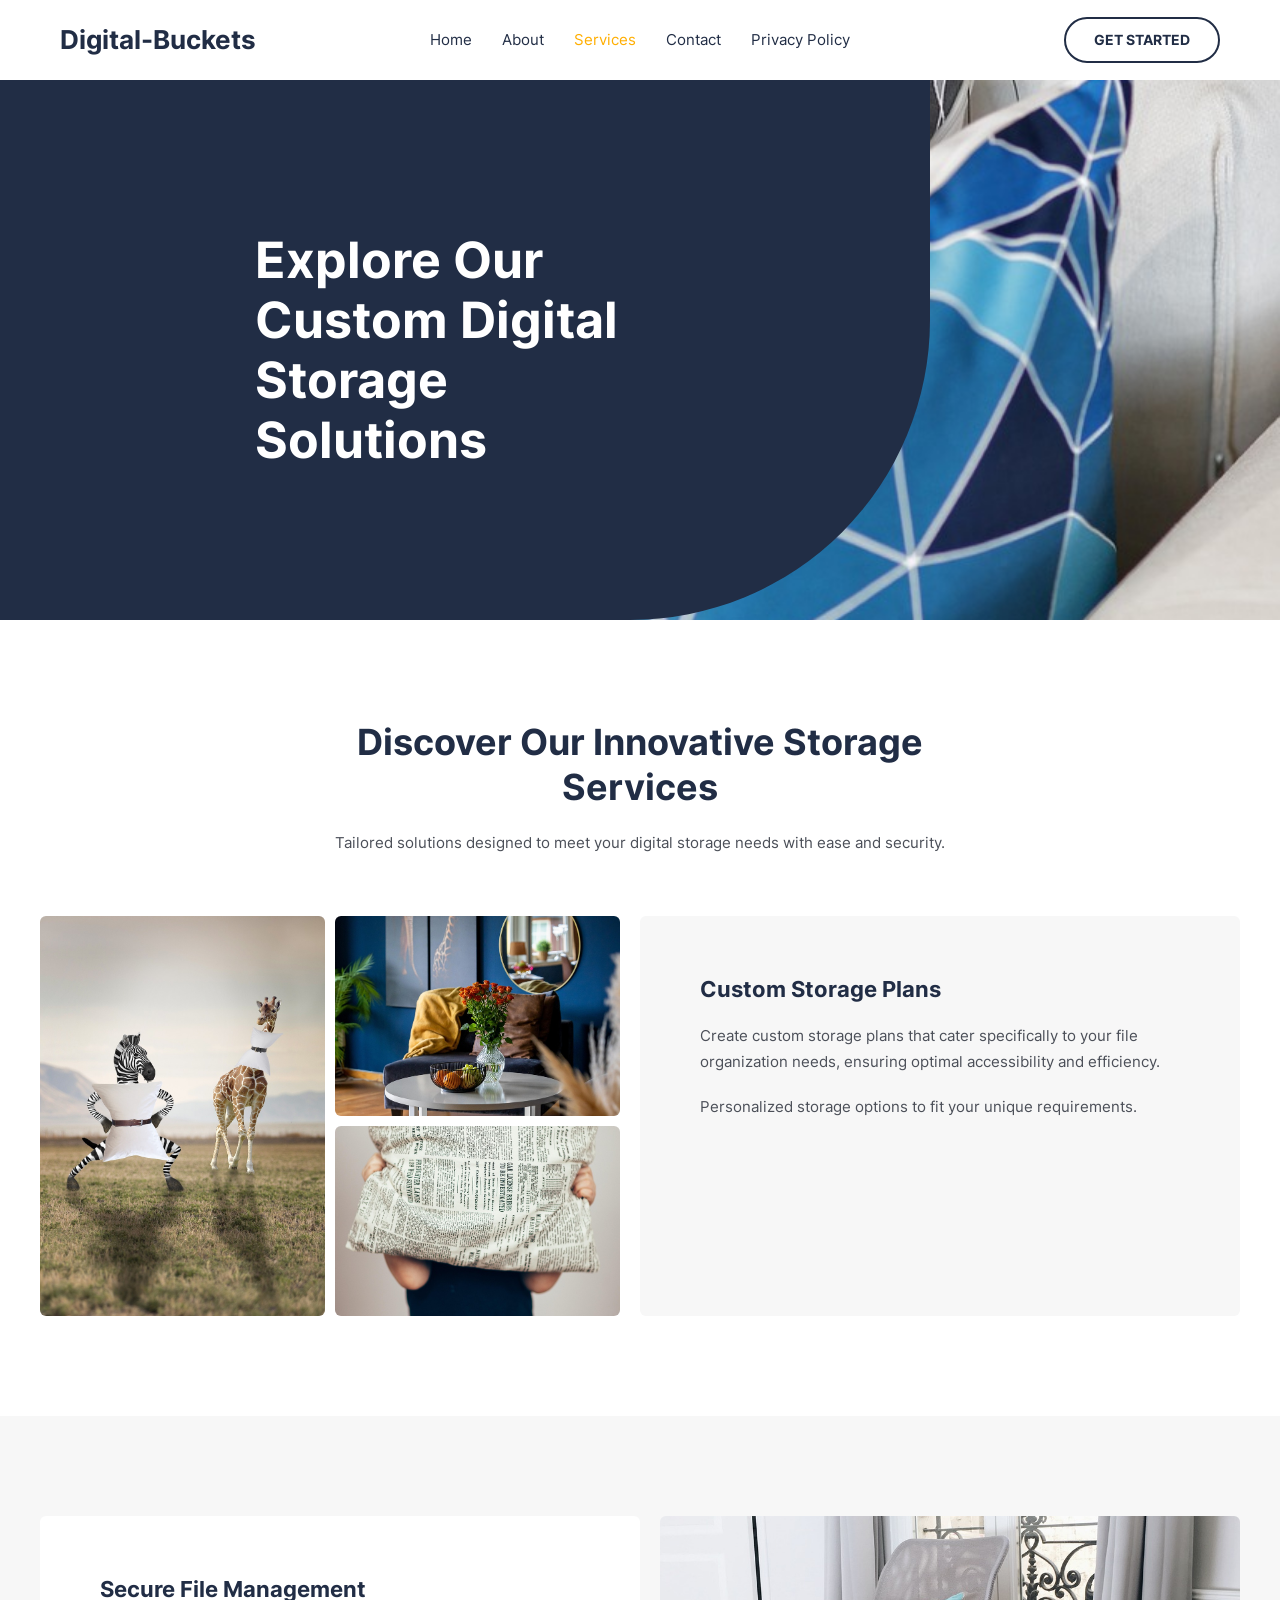
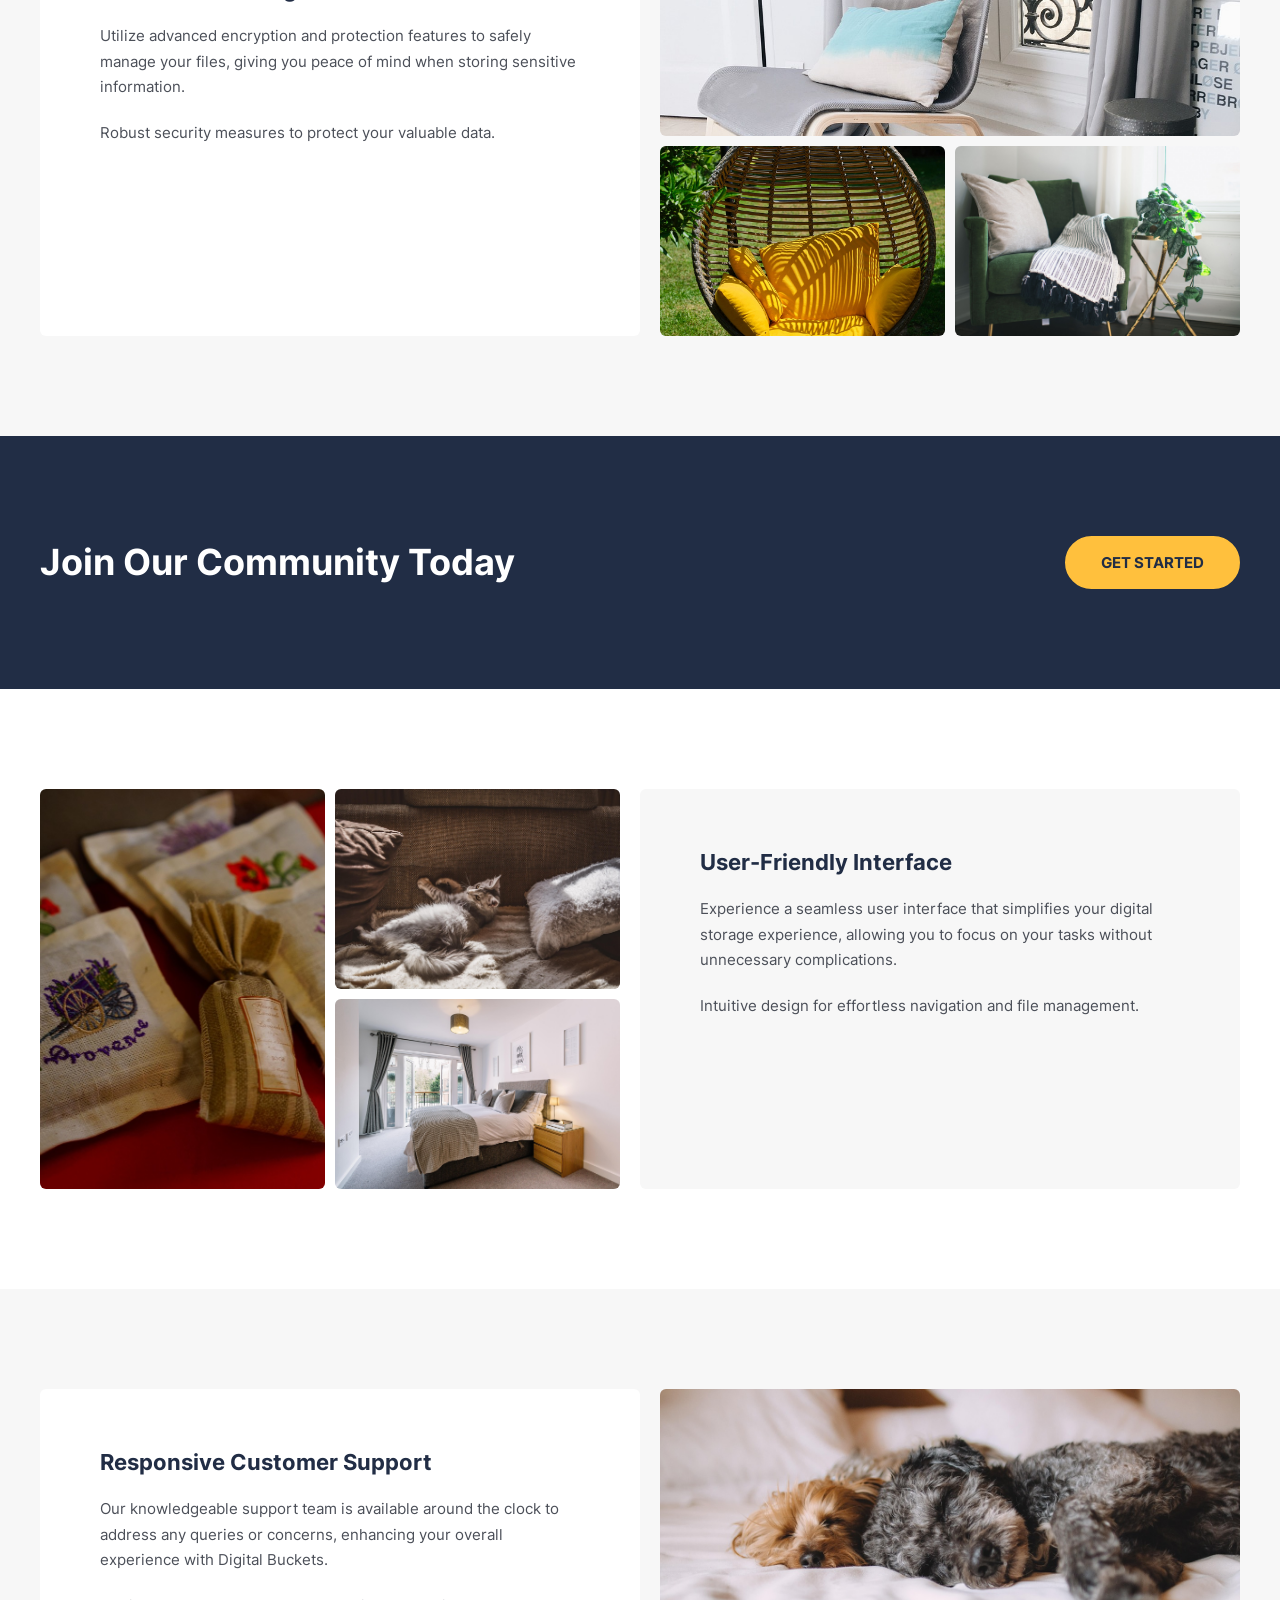
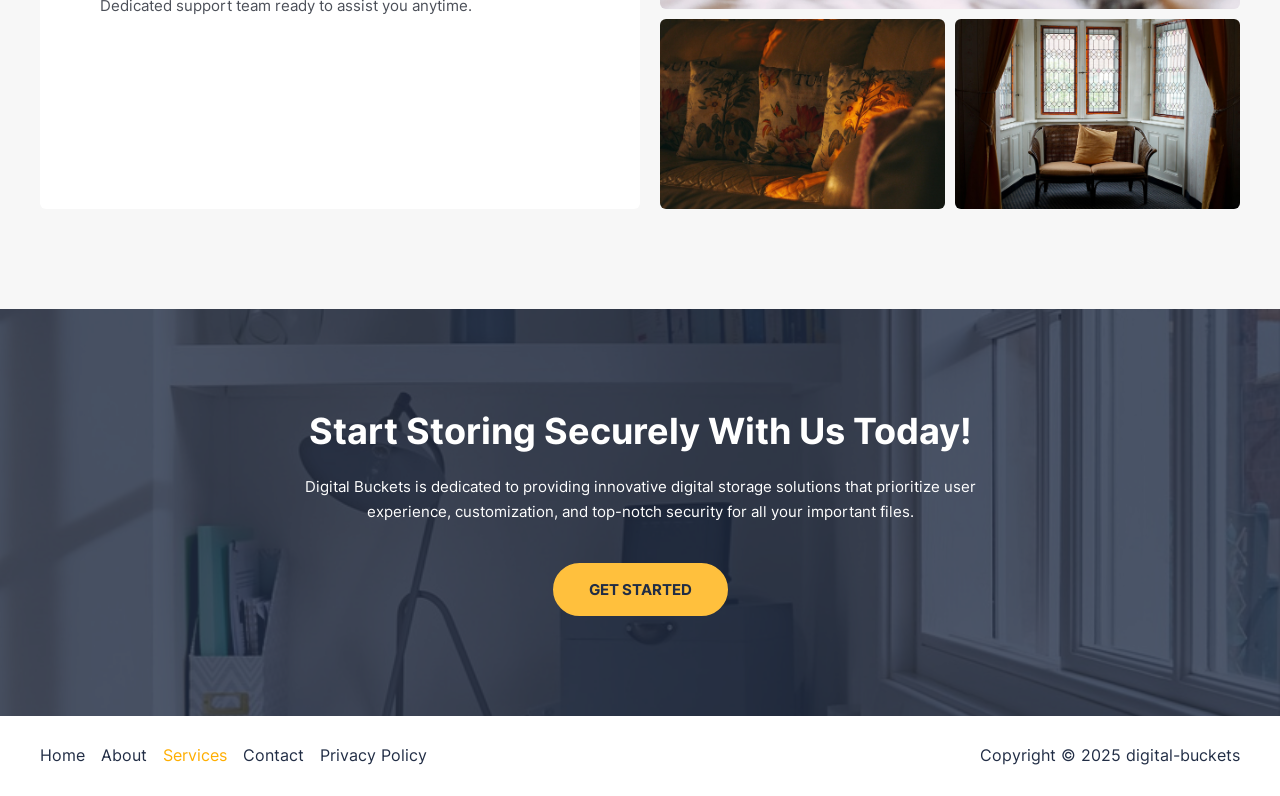
<file: services/index.htm>
﻿<!DOCTYPE html>
<html lang="en-US">
<head>
<meta charset="UTF-8">
<meta name="viewport" content="width=device-width, initial-scale=1">
	<link rel="profile" href="https://gmpg.org/xfn/11"> 
	<title>Services - digital-buckets</title>
	<style>img:is([sizes="auto" i], [sizes^="auto," i]) { contain-intrinsic-size: 3000px 1500px }</style>
	<link rel='dns-prefetch' href='//fonts.googleapis.com'>
<link rel="alternate" type="application/rss+xml" title="digital-buckets &raquo; Feed" href="../feed/index.htm">
<link rel="alternate" type="application/rss+xml" title="digital-buckets &raquo; Comments Feed" href="../comments/feed/index.htm">
<!-- SureRank Meta Data -->
<link rel="canonical" href="index.htm">
<meta name="description" content="Explore Our Custom Digital Storage Solutions Discover Our Innovative Storage Services Tailored solutions designed to meet your digital storage needs with ease">
<meta name="robots" content="index, follow">
<meta property="og:url" content="https://www.digital-buckets.com/services/">
<meta property="og:site_name" content="digital-buckets">
<meta property="og:locale" content="en_US">
<meta property="og:type" content="article">
<meta property="og:title" content="Services - digital-buckets">
<meta property="og:description" content="Explore Our Custom Digital Storage Solutions Discover Our Innovative Storage Services Tailored solutions designed to meet your digital storage needs with ease">
<meta property="article:published_time" content="2025-07-20T16:09:12+00:00">
<meta property="article:modified_time" content="2025-07-20T16:09:40+00:00">
<meta name="twitter:card" content="summary_large_image">
<meta name="twitter:title" content="Services - digital-buckets">
<meta name="twitter:description" content="Explore Our Custom Digital Storage Solutions Discover Our Innovative Storage Services Tailored solutions designed to meet your digital storage needs with ease">
<script type="application/ld+json" id="surerank-schema">{"@context":"https://schema.org","@graph":[{"@type":"WebSite","@id":"https://www.digital-buckets.com/#website","name":"digital-buckets","url":"https://www.digital-buckets.com/","potentialAction":{"@id":"https://www.digital-buckets.com/#searchaction"},"publisher":{"@id":"https://www.digital-buckets.com/#organization"}},{"@type":"WebPage","@id":"https://www.digital-buckets.com/services#webpage","name":"Services","inLanguage":"en_US","url":"https://www.digital-buckets.com/services","breadcrumb":{"@id":"https://www.digital-buckets.com/services#breadcrumblist"},"isPartOf":{"@id":"https://www.digital-buckets.com/#website"},"publisher":{"@id":"https://www.digital-buckets.com/#organization"}},{"@type":"Organization","@id":"https://www.digital-buckets.com/#organization","name":"digital-buckets","url":"https://www.digital-buckets.com/ "},{"@type":"BreadcrumbList","name":"BreadcrumbList","@id":"https://www.digital-buckets.com/services#breadcrumblist","itemListElement":[{"@type":"ListItem","position":1,"item":{"@id":"https://www.digital-buckets.com","name":"Home"}},{"@type":"ListItem","position":2,"item":{"@id":"https://www.digital-buckets.com/services/","name":"Services"}}]},{"@type":"SearchAction","@id":"https://www.digital-buckets.com/#searchaction","target":"https://www.digital-buckets.com/?s={search_term_string}","query-input":"required name=search_term_string"}]}</script>
<!-- /SureRank Meta Data -->
<script>
window._wpemojiSettings = {"baseUrl":"https:\/\/s.w.org\/images\/core\/emoji\/16.0.1\/72x72\/","ext":".png","svgUrl":"https:\/\/s.w.org\/images\/core\/emoji\/16.0.1\/svg\/","svgExt":".svg","source":{"concatemoji":"https:\/\/www.digital-buckets.com\/wp-includes\/js\/wp-emoji-release.min.js?ver=6.8.2"}};
/*! This file is auto-generated */
!function(s,n){var o,i,e;function c(e){try{var t={supportTests:e,timestamp:(new Date).valueOf()};sessionStorage.setItem(o,JSON.stringify(t))}catch(e){}}function p(e,t,n){e.clearRect(0,0,e.canvas.width,e.canvas.height),e.fillText(t,0,0);var t=new Uint32Array(e.getImageData(0,0,e.canvas.width,e.canvas.height).data),a=(e.clearRect(0,0,e.canvas.width,e.canvas.height),e.fillText(n,0,0),new Uint32Array(e.getImageData(0,0,e.canvas.width,e.canvas.height).data));return t.every(function(e,t){return e===a[t]})}function u(e,t){e.clearRect(0,0,e.canvas.width,e.canvas.height),e.fillText(t,0,0);for(var n=e.getImageData(16,16,1,1),a=0;a<n.data.length;a++)if(0!==n.data[a])return!1;return!0}function f(e,t,n,a){switch(t){case"flag":return n(e,"\ud83c\udff3\ufe0f\u200d\u26a7\ufe0f","\ud83c\udff3\ufe0f\u200b\u26a7\ufe0f")?!1:!n(e,"\ud83c\udde8\ud83c\uddf6","\ud83c\udde8\u200b\ud83c\uddf6")&&!n(e,"\ud83c\udff4\udb40\udc67\udb40\udc62\udb40\udc65\udb40\udc6e\udb40\udc67\udb40\udc7f","\ud83c\udff4\u200b\udb40\udc67\u200b\udb40\udc62\u200b\udb40\udc65\u200b\udb40\udc6e\u200b\udb40\udc67\u200b\udb40\udc7f");case"emoji":return!a(e,"\ud83e\udedf")}return!1}function g(e,t,n,a){var r="undefined"!=typeof WorkerGlobalScope&&self instanceof WorkerGlobalScope?new OffscreenCanvas(300,150):s.createElement("canvas"),o=r.getContext("2d",{willReadFrequently:!0}),i=(o.textBaseline="top",o.font="600 32px Arial",{});return e.forEach(function(e){i[e]=t(o,e,n,a)}),i}function t(e){var t=s.createElement("script");t.src=e,t.defer=!0,s.head.appendChild(t)}"undefined"!=typeof Promise&&(o="wpEmojiSettingsSupports",i=["flag","emoji"],n.supports={everything:!0,everythingExceptFlag:!0},e=new Promise(function(e){s.addEventListener("DOMContentLoaded",e,{once:!0})}),new Promise(function(t){var n=function(){try{var e=JSON.parse(sessionStorage.getItem(o));if("object"==typeof e&&"number"==typeof e.timestamp&&(new Date).valueOf()<e.timestamp+604800&&"object"==typeof e.supportTests)return e.supportTests}catch(e){}return null}();if(!n){if("undefined"!=typeof Worker&&"undefined"!=typeof OffscreenCanvas&&"undefined"!=typeof URL&&URL.createObjectURL&&"undefined"!=typeof Blob)try{var e="postMessage("+g.toString()+"("+[JSON.stringify(i),f.toString(),p.toString(),u.toString()].join(",")+"));",a=new Blob([e],{type:"text/javascript"}),r=new Worker(URL.createObjectURL(a),{name:"wpTestEmojiSupports"});return void(r.onmessage=function(e){c(n=e.data),r.terminate(),t(n)})}catch(e){}c(n=g(i,f,p,u))}t(n)}).then(function(e){for(var t in e)n.supports[t]=e[t],n.supports.everything=n.supports.everything&&n.supports[t],"flag"!==t&&(n.supports.everythingExceptFlag=n.supports.everythingExceptFlag&&n.supports[t]);n.supports.everythingExceptFlag=n.supports.everythingExceptFlag&&!n.supports.flag,n.DOMReady=!1,n.readyCallback=function(){n.DOMReady=!0}}).then(function(){return e}).then(function(){var e;n.supports.everything||(n.readyCallback(),(e=n.source||{}).concatemoji?t(e.concatemoji):e.wpemoji&&e.twemoji&&(t(e.twemoji),t(e.wpemoji)))}))}((window,document),window._wpemojiSettings);
</script>
<link rel='stylesheet' id='litespeed-cache-dummy-css' href='../wp-content/plugins/litespeed-cache/assets/css/litespeed-dummy.css?ver=6.8.2' media='all'>
<link rel='stylesheet' id='astra-theme-css-css' href='../wp-content/themes/astra/assets/css/minified/main.min.css?ver=4.11.7' media='all'>
<style id='astra-theme-css-inline-css'>
:root{--ast-post-nav-space:0;--ast-container-default-xlg-padding:2.5em;--ast-container-default-lg-padding:2.5em;--ast-container-default-slg-padding:2em;--ast-container-default-md-padding:2.5em;--ast-container-default-sm-padding:2.5em;--ast-container-default-xs-padding:2.4em;--ast-container-default-xxs-padding:1.8em;--ast-code-block-background:#ECEFF3;--ast-comment-inputs-background:#F9FAFB;--ast-normal-container-width:1200px;--ast-narrow-container-width:750px;--ast-blog-title-font-weight:600;--ast-blog-meta-weight:600;--ast-global-color-primary:var(--ast-global-color-5);--ast-global-color-secondary:var(--ast-global-color-4);--ast-global-color-alternate-background:var(--ast-global-color-7);--ast-global-color-subtle-background:var(--ast-global-color-6);--ast-bg-style-guide:#F8FAFC;--ast-shadow-style-guide:0px 0px 4px 0 #00000057;--ast-global-dark-bg-style:#fff;--ast-global-dark-lfs:#fbfbfb;--ast-widget-bg-color:#fafafa;--ast-wc-container-head-bg-color:#fbfbfb;--ast-title-layout-bg:#eeeeee;--ast-search-border-color:#e7e7e7;--ast-lifter-hover-bg:#e6e6e6;--ast-gallery-block-color:#000;--srfm-color-input-label:var(--ast-global-color-2);}html{font-size:93.75%;}a{color:var(--ast-global-color-0);}a:hover,a:focus{color:var(--ast-global-color-1);}body,button,input,select,textarea,.ast-button,.ast-custom-button{font-family:'Inter',sans-serif;font-weight:400;font-size:15px;font-size:1rem;line-height:var(--ast-body-line-height,1.7);}blockquote{color:var(--ast-global-color-3);}h1,.entry-content h1,h2,.entry-content h2,h3,.entry-content h3,h4,.entry-content h4,h5,.entry-content h5,h6,.entry-content h6,.site-title,.site-title a{font-family:'Inter',sans-serif;font-weight:700;text-transform:capitalize;}.ast-site-identity .site-title a{color:var(--ast-global-color-2);}.site-title{font-size:26px;font-size:1.7333333333333rem;display:block;}.site-header .site-description{font-size:15px;font-size:1rem;display:none;}.entry-title{font-size:24px;font-size:1.6rem;}.ast-blog-single-element.ast-taxonomy-container a{font-size:14px;font-size:0.93333333333333rem;}.ast-blog-meta-container{font-size:13px;font-size:0.86666666666667rem;}.archive .ast-article-post .ast-article-inner,.blog .ast-article-post .ast-article-inner,.archive .ast-article-post .ast-article-inner:hover,.blog .ast-article-post .ast-article-inner:hover{border-top-left-radius:6px;border-top-right-radius:6px;border-bottom-right-radius:6px;border-bottom-left-radius:6px;overflow:hidden;}h1,.entry-content h1{font-size:50px;font-size:3.3333333333333rem;font-weight:700;font-family:'Inter',sans-serif;line-height:1.2em;text-transform:capitalize;}h2,.entry-content h2{font-size:36px;font-size:2.4rem;font-weight:700;font-family:'Inter',sans-serif;line-height:1.25em;text-transform:capitalize;}h3,.entry-content h3{font-size:22px;font-size:1.4666666666667rem;font-weight:700;font-family:'Inter',sans-serif;line-height:1.25em;text-transform:capitalize;}h4,.entry-content h4{font-size:21px;font-size:1.4rem;line-height:1.2em;font-weight:700;font-family:'Inter',sans-serif;text-transform:capitalize;}h5,.entry-content h5{font-size:20px;font-size:1.3333333333333rem;line-height:1.3em;font-weight:700;font-family:'Inter',sans-serif;text-transform:capitalize;}h6,.entry-content h6{font-size:14px;font-size:0.93333333333333rem;line-height:1.3em;font-weight:700;font-family:'Inter',sans-serif;text-transform:uppercase;}::selection{background-color:var(--ast-global-color-0);color:#000000;}body,h1,.entry-title a,.entry-content h1,h2,.entry-content h2,h3,.entry-content h3,h4,.entry-content h4,h5,.entry-content h5,h6,.entry-content h6{color:var(--ast-global-color-3);}.tagcloud a:hover,.tagcloud a:focus,.tagcloud a.current-item{color:#000000;border-color:var(--ast-global-color-0);background-color:var(--ast-global-color-0);}input:focus,input[type="text"]:focus,input[type="email"]:focus,input[type="url"]:focus,input[type="password"]:focus,input[type="reset"]:focus,input[type="search"]:focus,textarea:focus{border-color:var(--ast-global-color-0);}input[type="radio"]:checked,input[type=reset],input[type="checkbox"]:checked,input[type="checkbox"]:hover:checked,input[type="checkbox"]:focus:checked,input[type=range]::-webkit-slider-thumb{border-color:var(--ast-global-color-0);background-color:var(--ast-global-color-0);box-shadow:none;}.site-footer a:hover + .post-count,.site-footer a:focus + .post-count{background:var(--ast-global-color-0);border-color:var(--ast-global-color-0);}.single .nav-links .nav-previous,.single .nav-links .nav-next{color:var(--ast-global-color-0);}.entry-meta,.entry-meta *{line-height:1.45;color:var(--ast-global-color-0);font-weight:600;}.entry-meta a:not(.ast-button):hover,.entry-meta a:not(.ast-button):hover *,.entry-meta a:not(.ast-button):focus,.entry-meta a:not(.ast-button):focus *,.page-links > .page-link,.page-links .page-link:hover,.post-navigation a:hover{color:var(--ast-global-color-1);}#cat option,.secondary .calendar_wrap thead a,.secondary .calendar_wrap thead a:visited{color:var(--ast-global-color-0);}.secondary .calendar_wrap #today,.ast-progress-val span{background:var(--ast-global-color-0);}.secondary a:hover + .post-count,.secondary a:focus + .post-count{background:var(--ast-global-color-0);border-color:var(--ast-global-color-0);}.calendar_wrap #today > a{color:#000000;}.page-links .page-link,.single .post-navigation a{color:var(--ast-global-color-3);}.ast-search-menu-icon .search-form button.search-submit{padding:0 4px;}.ast-search-menu-icon form.search-form{padding-right:0;}.ast-search-menu-icon.slide-search input.search-field{width:0;}.ast-header-search .ast-search-menu-icon.ast-dropdown-active .search-form,.ast-header-search .ast-search-menu-icon.ast-dropdown-active .search-field:focus{transition:all 0.2s;}.search-form input.search-field:focus{outline:none;}.ast-search-menu-icon .search-form button.search-submit:focus,.ast-theme-transparent-header .ast-header-search .ast-dropdown-active .ast-icon,.ast-theme-transparent-header .ast-inline-search .search-field:focus .ast-icon{color:var(--ast-global-color-1);}.ast-header-search .slide-search .search-form{border:2px solid var(--ast-global-color-0);}.ast-header-search .slide-search .search-field{background-color:(--ast-global-dark-bg-style);}.ast-archive-title{color:var(--ast-global-color-2);}.widget-title,.widget .wp-block-heading{font-size:21px;font-size:1.4rem;color:var(--ast-global-color-2);}.ast-single-post .entry-content a,.ast-comment-content a:not(.ast-comment-edit-reply-wrap a),.woocommerce-js .woocommerce-product-details__short-description a{text-decoration:underline;}.ast-single-post .entry-content .uagb-tab a,.ast-single-post .entry-content .uagb-ifb-cta a,.ast-single-post .entry-content .uabb-module-content a,.ast-single-post .entry-content .uagb-post-grid a,.ast-single-post .entry-content .uagb-timeline a,.ast-single-post .entry-content .uagb-toc__wrap a,.ast-single-post .entry-content .uagb-taxomony-box a,.ast-single-post .entry-content .woocommerce a,.entry-content .wp-block-latest-posts > li > a,.ast-single-post .entry-content .wp-block-file__button,a.ast-post-filter-single,.ast-single-post .ast-comment-content .comment-reply-link,.ast-single-post .ast-comment-content .comment-edit-link,.entry-content [CLASS*="wc-block"] .wc-block-components-button,.entry-content [CLASS*="wc-block"] .wc-block-components-totals-coupon-link,.entry-content [CLASS*="wc-block"] .wc-block-components-product-name{text-decoration:none;}.ast-search-menu-icon.slide-search a:focus-visible:focus-visible,.astra-search-icon:focus-visible,#close:focus-visible,a:focus-visible,.ast-menu-toggle:focus-visible,.site .skip-link:focus-visible,.wp-block-loginout input:focus-visible,.wp-block-search.wp-block-search__button-inside .wp-block-search__inside-wrapper,.ast-header-navigation-arrow:focus-visible,.woocommerce .wc-proceed-to-checkout > .checkout-button:focus-visible,.woocommerce .woocommerce-MyAccount-navigation ul li a:focus-visible,.ast-orders-table__row .ast-orders-table__cell:focus-visible,.woocommerce .woocommerce-order-details .order-again > .button:focus-visible,.woocommerce .woocommerce-message a.button.wc-forward:focus-visible,.woocommerce #minus_qty:focus-visible,.woocommerce #plus_qty:focus-visible,a#ast-apply-coupon:focus-visible,.woocommerce .woocommerce-info a:focus-visible,.woocommerce .astra-shop-summary-wrap a:focus-visible,.woocommerce a.wc-forward:focus-visible,#ast-apply-coupon:focus-visible,.woocommerce-js .woocommerce-mini-cart-item a.remove:focus-visible,#close:focus-visible,.button.search-submit:focus-visible,#search_submit:focus,.normal-search:focus-visible,.ast-header-account-wrap:focus-visible,.woocommerce .ast-on-card-button.ast-quick-view-trigger:focus,.astra-cart-drawer-close:focus,.ast-single-variation:focus,.ast-woocommerce-product-gallery__image:focus,.ast-button:focus{outline-style:dotted;outline-color:inherit;outline-width:thin;}input:focus,input[type="text"]:focus,input[type="email"]:focus,input[type="url"]:focus,input[type="password"]:focus,input[type="reset"]:focus,input[type="search"]:focus,input[type="number"]:focus,textarea:focus,.wp-block-search__input:focus,[data-section="section-header-mobile-trigger"] .ast-button-wrap .ast-mobile-menu-trigger-minimal:focus,.ast-mobile-popup-drawer.active .menu-toggle-close:focus,.woocommerce-ordering select.orderby:focus,#ast-scroll-top:focus,#coupon_code:focus,.woocommerce-page #comment:focus,.woocommerce #reviews #respond input#submit:focus,.woocommerce a.add_to_cart_button:focus,.woocommerce .button.single_add_to_cart_button:focus,.woocommerce .woocommerce-cart-form button:focus,.woocommerce .woocommerce-cart-form__cart-item .quantity .qty:focus,.woocommerce .woocommerce-billing-fields .woocommerce-billing-fields__field-wrapper .woocommerce-input-wrapper > .input-text:focus,.woocommerce #order_comments:focus,.woocommerce #place_order:focus,.woocommerce .woocommerce-address-fields .woocommerce-address-fields__field-wrapper .woocommerce-input-wrapper > .input-text:focus,.woocommerce .woocommerce-MyAccount-content form button:focus,.woocommerce .woocommerce-MyAccount-content .woocommerce-EditAccountForm .woocommerce-form-row .woocommerce-Input.input-text:focus,.woocommerce .ast-woocommerce-container .woocommerce-pagination ul.page-numbers li a:focus,body #content .woocommerce form .form-row .select2-container--default .select2-selection--single:focus,#ast-coupon-code:focus,.woocommerce.woocommerce-js .quantity input[type=number]:focus,.woocommerce-js .woocommerce-mini-cart-item .quantity input[type=number]:focus,.woocommerce p#ast-coupon-trigger:focus{border-style:dotted;border-color:inherit;border-width:thin;}input{outline:none;}.woocommerce-js input[type=text]:focus,.woocommerce-js input[type=email]:focus,.woocommerce-js textarea:focus,input[type=number]:focus,.comments-area textarea#comment:focus,.comments-area textarea#comment:active,.comments-area .ast-comment-formwrap input[type="text"]:focus,.comments-area .ast-comment-formwrap input[type="text"]:active{outline-style:unset;outline-color:inherit;outline-width:thin;}.ast-logo-title-inline .site-logo-img{padding-right:1em;}body .ast-oembed-container *{position:absolute;top:0;width:100%;height:100%;left:0;}body .wp-block-embed-pocket-casts .ast-oembed-container *{position:unset;}.ast-single-post-featured-section + article {margin-top: 2em;}.site-content .ast-single-post-featured-section img {width: 100%;overflow: hidden;object-fit: cover;}.ast-separate-container .site-content .ast-single-post-featured-section + article {margin-top: -80px;z-index: 9;position: relative;border-radius: 4px;}@media (min-width: 922px) {.ast-no-sidebar .site-content .ast-article-image-container--wide {margin-left: -120px;margin-right: -120px;max-width: unset;width: unset;}.ast-left-sidebar .site-content .ast-article-image-container--wide,.ast-right-sidebar .site-content .ast-article-image-container--wide {margin-left: -10px;margin-right: -10px;}.site-content .ast-article-image-container--full {margin-left: calc( -50vw + 50%);margin-right: calc( -50vw + 50%);max-width: 100vw;width: 100vw;}.ast-left-sidebar .site-content .ast-article-image-container--full,.ast-right-sidebar .site-content .ast-article-image-container--full {margin-left: -10px;margin-right: -10px;max-width: inherit;width: auto;}}.site > .ast-single-related-posts-container {margin-top: 0;}@media (min-width: 922px) {.ast-desktop .ast-container--narrow {max-width: var(--ast-narrow-container-width);margin: 0 auto;}}input[type="text"],input[type="number"],input[type="email"],input[type="url"],input[type="password"],input[type="search"],input[type=reset],input[type=tel],input[type=date],select,textarea{font-size:16px;font-style:normal;font-weight:400;line-height:24px;width:100%;padding:12px 16px;border-radius:4px;box-shadow:0px 1px 2px 0px rgba(0,0,0,0.05);color:var(--ast-form-input-text,#475569);}input[type="text"],input[type="number"],input[type="email"],input[type="url"],input[type="password"],input[type="search"],input[type=reset],input[type=tel],input[type=date],select{height:40px;}input[type="date"]{border-width:1px;border-style:solid;border-color:var(--ast-border-color);background:var( --ast-global-color-secondary,--ast-global-color-5 );}input[type="text"]:focus,input[type="number"]:focus,input[type="email"]:focus,input[type="url"]:focus,input[type="password"]:focus,input[type="search"]:focus,input[type=reset]:focus,input[type="tel"]:focus,input[type="date"]:focus,select:focus,textarea:focus{border-color:#046BD2;box-shadow:none;outline:none;color:var(--ast-form-input-focus-text,#475569);}label,legend{color:#111827;font-size:14px;font-style:normal;font-weight:500;line-height:20px;}select{padding:6px 10px;}fieldset{padding:30px;border-radius:4px;}button,.ast-button,.button,input[type="button"],input[type="reset"],input[type="submit"]{border-radius:4px;box-shadow:0px 1px 2px 0px rgba(0,0,0,0.05);}:root{--ast-comment-inputs-background:#FFF;}::placeholder{color:var(--ast-form-field-color,#9CA3AF);}::-ms-input-placeholder{color:var(--ast-form-field-color,#9CA3AF);}@media (max-width:921.9px){#ast-desktop-header{display:none;}}@media (min-width:922px){#ast-mobile-header{display:none;}}.wp-block-buttons.aligncenter{justify-content:center;}@media (max-width:921px){.ast-theme-transparent-header #primary,.ast-theme-transparent-header #secondary{padding:0;}}@media (max-width:921px){.ast-plain-container.ast-no-sidebar #primary{padding:0;}}.ast-plain-container.ast-no-sidebar #primary{margin-top:0;margin-bottom:0;}@media (max-width:921px){.ast-separate-container #primary,.ast-narrow-container #primary{padding-top:0px;}}@media (max-width:544px){.ast-separate-container #primary,.ast-narrow-container #primary{padding-top:0px;}}@media (max-width:921px){.ast-separate-container #primary,.ast-narrow-container #primary{padding-bottom:0px;}}@media (max-width:544px){.ast-separate-container #primary,.ast-narrow-container #primary{padding-bottom:0px;}}.wp-block-button.is-style-outline .wp-block-button__link{border-color:var(--ast-global-color-0);border-top-width:2px;border-right-width:2px;border-bottom-width:2px;border-left-width:2px;}div.wp-block-button.is-style-outline > .wp-block-button__link:not(.has-text-color),div.wp-block-button.wp-block-button__link.is-style-outline:not(.has-text-color){color:var(--ast-global-color-0);}.wp-block-button.is-style-outline .wp-block-button__link:hover,.wp-block-buttons .wp-block-button.is-style-outline .wp-block-button__link:focus,.wp-block-buttons .wp-block-button.is-style-outline > .wp-block-button__link:not(.has-text-color):hover,.wp-block-buttons .wp-block-button.wp-block-button__link.is-style-outline:not(.has-text-color):hover{color:var(--ast-global-color-2);background-color:var(--ast-global-color-1);border-color:var(--ast-global-color-1);}.post-page-numbers.current .page-link,.ast-pagination .page-numbers.current{color:#000000;border-color:var(--ast-global-color-0);background-color:var(--ast-global-color-0);}.wp-block-button.is-style-outline .wp-block-button__link{border-top-width:2px;border-right-width:2px;border-bottom-width:2px;border-left-width:2px;}.wp-block-buttons .wp-block-button.is-style-outline .wp-block-button__link.wp-element-button,.ast-outline-button,.wp-block-uagb-buttons-child .uagb-buttons-repeater.ast-outline-button{border-color:var(--ast-global-color-0);border-top-width:2px;border-right-width:2px;border-bottom-width:2px;border-left-width:2px;font-family:'Inter',sans-serif;font-weight:700;font-size:15px;font-size:1rem;line-height:1em;text-transform:uppercase;letter-spacing:0;padding-top:17px;padding-right:34px;padding-bottom:17px;padding-left:34px;border-top-left-radius:50px;border-top-right-radius:50px;border-bottom-right-radius:50px;border-bottom-left-radius:50px;}.wp-block-buttons .wp-block-button.is-style-outline > .wp-block-button__link:not(.has-text-color),.wp-block-buttons .wp-block-button.wp-block-button__link.is-style-outline:not(.has-text-color),.ast-outline-button{color:var(--ast-global-color-2);}.wp-block-button.is-style-outline .wp-block-button__link:hover,.wp-block-buttons .wp-block-button.is-style-outline .wp-block-button__link:focus,.wp-block-buttons .wp-block-button.is-style-outline > .wp-block-button__link:not(.has-text-color):hover,.wp-block-buttons .wp-block-button.wp-block-button__link.is-style-outline:not(.has-text-color):hover,.ast-outline-button:hover,.ast-outline-button:focus,.wp-block-uagb-buttons-child .uagb-buttons-repeater.ast-outline-button:hover,.wp-block-uagb-buttons-child .uagb-buttons-repeater.ast-outline-button:focus{color:var(--ast-global-color-2);background-color:var(--ast-global-color-1);border-color:var(--ast-global-color-1);}.ast-single-post .entry-content a.ast-outline-button,.ast-single-post .entry-content .is-style-outline>.wp-block-button__link{text-decoration:none;}.wp-block-button .wp-block-button__link.wp-element-button.is-style-outline:not(.has-background),.wp-block-button.is-style-outline>.wp-block-button__link.wp-element-button:not(.has-background),.ast-outline-button{background-color:rgba(33,45,69,0);}.uagb-buttons-repeater.ast-outline-button{border-radius:9999px;}@media (max-width:921px){.wp-block-buttons .wp-block-button.is-style-outline .wp-block-button__link.wp-element-button,.ast-outline-button,.wp-block-uagb-buttons-child .uagb-buttons-repeater.ast-outline-button{font-size:16px;font-size:1.0666666666667rem;padding-top:17px;padding-right:30px;padding-bottom:17px;padding-left:30px;}}@media (max-width:544px){.wp-block-buttons .wp-block-button.is-style-outline .wp-block-button__link.wp-element-button,.ast-outline-button,.wp-block-uagb-buttons-child .uagb-buttons-repeater.ast-outline-button{font-size:14px;font-size:0.93333333333333rem;padding-top:15px;padding-right:28px;padding-bottom:15px;padding-left:28px;}}.entry-content[data-ast-blocks-layout] > figure{margin-bottom:1em;}h1.widget-title{font-weight:700;}h2.widget-title{font-weight:700;}h3.widget-title{font-weight:700;}.review-rating{display:flex;align-items:center;order:2;}#page{display:flex;flex-direction:column;min-height:100vh;}.ast-404-layout-1 h1.page-title{color:var(--ast-global-color-2);}.single .post-navigation a{line-height:1em;height:inherit;}.error-404 .page-sub-title{font-size:1.5rem;font-weight:inherit;}.search .site-content .content-area .search-form{margin-bottom:0;}#page .site-content{flex-grow:1;}.widget{margin-bottom:1.25em;}#secondary li{line-height:1.5em;}#secondary .wp-block-group h2{margin-bottom:0.7em;}#secondary h2{font-size:1.7rem;}.ast-separate-container .ast-article-post,.ast-separate-container .ast-article-single,.ast-separate-container .comment-respond{padding:3em;}.ast-separate-container .ast-article-single .ast-article-single{padding:0;}.ast-article-single .wp-block-post-template-is-layout-grid{padding-left:0;}.ast-separate-container .comments-title,.ast-narrow-container .comments-title{padding:1.5em 2em;}.ast-page-builder-template .comment-form-textarea,.ast-comment-formwrap .ast-grid-common-col{padding:0;}.ast-comment-formwrap{padding:0;display:inline-flex;column-gap:20px;width:100%;margin-left:0;margin-right:0;}.comments-area textarea#comment:focus,.comments-area textarea#comment:active,.comments-area .ast-comment-formwrap input[type="text"]:focus,.comments-area .ast-comment-formwrap input[type="text"]:active {box-shadow:none;outline:none;}.archive.ast-page-builder-template .entry-header{margin-top:2em;}.ast-page-builder-template .ast-comment-formwrap{width:100%;}.entry-title{margin-bottom:0.6em;}.ast-archive-description p{font-size:inherit;font-weight:inherit;line-height:inherit;}.ast-separate-container .ast-comment-list li.depth-1,.hentry{margin-bottom:1.5em;}.site-content section.ast-archive-description{margin-bottom:2em;}@media (min-width:921px){.ast-left-sidebar.ast-page-builder-template #secondary,.archive.ast-right-sidebar.ast-page-builder-template .site-main{padding-left:20px;padding-right:20px;}}@media (max-width:544px){.ast-comment-formwrap.ast-row{column-gap:10px;display:inline-block;}#ast-commentform .ast-grid-common-col{position:relative;width:100%;}}@media (min-width:1201px){.ast-separate-container .ast-article-post,.ast-separate-container .ast-article-single,.ast-separate-container .ast-author-box,.ast-separate-container .ast-404-layout-1,.ast-separate-container .no-results{padding:3em;}}@media (max-width:921px){.ast-separate-container #primary,.ast-separate-container #secondary{padding:1.5em 0;}#primary,#secondary{padding:1.5em 0;margin:0;}.ast-left-sidebar #content > .ast-container{display:flex;flex-direction:column-reverse;width:100%;}}@media (min-width:922px){.ast-separate-container.ast-right-sidebar #primary,.ast-separate-container.ast-left-sidebar #primary{border:0;}.search-no-results.ast-separate-container #primary{margin-bottom:4em;}}.wp-block-button .wp-block-button__link{color:var(--ast-global-color-2);}.wp-block-button .wp-block-button__link:hover,.wp-block-button .wp-block-button__link:focus{color:var(--ast-global-color-2);background-color:var(--ast-global-color-1);border-color:var(--ast-global-color-1);}.wp-block-button .wp-block-button__link,.wp-block-search .wp-block-search__button,body .wp-block-file .wp-block-file__button{border-style:solid;border-top-width:2px;border-right-width:2px;border-left-width:2px;border-bottom-width:2px;border-color:var(--ast-global-color-0);background-color:var(--ast-global-color-0);color:var(--ast-global-color-2);font-family:'Inter',sans-serif;font-weight:700;line-height:1em;text-transform:uppercase;letter-spacing:0;font-size:15px;font-size:1rem;border-top-left-radius:50px;border-top-right-radius:50px;border-bottom-right-radius:50px;border-bottom-left-radius:50px;padding-top:17px;padding-right:34px;padding-bottom:17px;padding-left:34px;}.ast-single-post .entry-content .wp-block-button .wp-block-button__link,.ast-single-post .entry-content .wp-block-search .wp-block-search__button,body .entry-content .wp-block-file .wp-block-file__button{text-decoration:none;}@media (max-width:921px){.wp-block-button .wp-block-button__link,.wp-block-search .wp-block-search__button,body .wp-block-file .wp-block-file__button{font-size:16px;font-size:1.0666666666667rem;padding-top:17px;padding-right:30px;padding-bottom:17px;padding-left:30px;}}@media (max-width:544px){.wp-block-button .wp-block-button__link,.wp-block-search .wp-block-search__button,body .wp-block-file .wp-block-file__button{font-size:14px;font-size:0.93333333333333rem;padding-top:15px;padding-right:28px;padding-bottom:15px;padding-left:28px;}}.menu-toggle,button,.ast-button,.ast-custom-button,.button,input#submit,input[type="button"],input[type="submit"],input[type="reset"],#comments .submit,.search .search-submit,form[CLASS*="wp-block-search__"].wp-block-search .wp-block-search__inside-wrapper .wp-block-search__button,body .wp-block-file .wp-block-file__button,.search .search-submit,.woocommerce-js a.button,.woocommerce button.button,.woocommerce .woocommerce-message a.button,.woocommerce #respond input#submit.alt,.woocommerce input.button.alt,.woocommerce input.button,.woocommerce input.button:disabled,.woocommerce input.button:disabled[disabled],.woocommerce input.button:disabled:hover,.woocommerce input.button:disabled[disabled]:hover,.woocommerce #respond input#submit,.woocommerce button.button.alt.disabled,.wc-block-grid__products .wc-block-grid__product .wp-block-button__link,.wc-block-grid__product-onsale,[CLASS*="wc-block"] button,.woocommerce-js .astra-cart-drawer .astra-cart-drawer-content .woocommerce-mini-cart__buttons .button:not(.checkout):not(.ast-continue-shopping),.woocommerce-js .astra-cart-drawer .astra-cart-drawer-content .woocommerce-mini-cart__buttons a.checkout,.woocommerce button.button.alt.disabled.wc-variation-selection-needed,[CLASS*="wc-block"] .wc-block-components-button{border-style:solid;border-top-width:2px;border-right-width:2px;border-left-width:2px;border-bottom-width:2px;color:var(--ast-global-color-2);border-color:var(--ast-global-color-0);background-color:var(--ast-global-color-0);padding-top:17px;padding-right:34px;padding-bottom:17px;padding-left:34px;font-family:'Inter',sans-serif;font-weight:700;font-size:15px;font-size:1rem;line-height:1em;text-transform:uppercase;letter-spacing:0;border-top-left-radius:50px;border-top-right-radius:50px;border-bottom-right-radius:50px;border-bottom-left-radius:50px;}button:focus,.menu-toggle:hover,button:hover,.ast-button:hover,.ast-custom-button:hover .button:hover,.ast-custom-button:hover ,input[type=reset]:hover,input[type=reset]:focus,input#submit:hover,input#submit:focus,input[type="button"]:hover,input[type="button"]:focus,input[type="submit"]:hover,input[type="submit"]:focus,form[CLASS*="wp-block-search__"].wp-block-search .wp-block-search__inside-wrapper .wp-block-search__button:hover,form[CLASS*="wp-block-search__"].wp-block-search .wp-block-search__inside-wrapper .wp-block-search__button:focus,body .wp-block-file .wp-block-file__button:hover,body .wp-block-file .wp-block-file__button:focus,.woocommerce-js a.button:hover,.woocommerce button.button:hover,.woocommerce .woocommerce-message a.button:hover,.woocommerce #respond input#submit:hover,.woocommerce #respond input#submit.alt:hover,.woocommerce input.button.alt:hover,.woocommerce input.button:hover,.woocommerce button.button.alt.disabled:hover,.wc-block-grid__products .wc-block-grid__product .wp-block-button__link:hover,[CLASS*="wc-block"] button:hover,.woocommerce-js .astra-cart-drawer .astra-cart-drawer-content .woocommerce-mini-cart__buttons .button:not(.checkout):not(.ast-continue-shopping):hover,.woocommerce-js .astra-cart-drawer .astra-cart-drawer-content .woocommerce-mini-cart__buttons a.checkout:hover,.woocommerce button.button.alt.disabled.wc-variation-selection-needed:hover,[CLASS*="wc-block"] .wc-block-components-button:hover,[CLASS*="wc-block"] .wc-block-components-button:focus{color:var(--ast-global-color-2);background-color:var(--ast-global-color-1);border-color:var(--ast-global-color-1);}form[CLASS*="wp-block-search__"].wp-block-search .wp-block-search__inside-wrapper .wp-block-search__button.has-icon{padding-top:calc(17px - 3px);padding-right:calc(34px - 3px);padding-bottom:calc(17px - 3px);padding-left:calc(34px - 3px);}@media (max-width:921px){.menu-toggle,button,.ast-button,.ast-custom-button,.button,input#submit,input[type="button"],input[type="submit"],input[type="reset"],#comments .submit,.search .search-submit,form[CLASS*="wp-block-search__"].wp-block-search .wp-block-search__inside-wrapper .wp-block-search__button,body .wp-block-file .wp-block-file__button,.search .search-submit,.woocommerce-js a.button,.woocommerce button.button,.woocommerce .woocommerce-message a.button,.woocommerce #respond input#submit.alt,.woocommerce input.button.alt,.woocommerce input.button,.woocommerce input.button:disabled,.woocommerce input.button:disabled[disabled],.woocommerce input.button:disabled:hover,.woocommerce input.button:disabled[disabled]:hover,.woocommerce #respond input#submit,.woocommerce button.button.alt.disabled,.wc-block-grid__products .wc-block-grid__product .wp-block-button__link,.wc-block-grid__product-onsale,[CLASS*="wc-block"] button,.woocommerce-js .astra-cart-drawer .astra-cart-drawer-content .woocommerce-mini-cart__buttons .button:not(.checkout):not(.ast-continue-shopping),.woocommerce-js .astra-cart-drawer .astra-cart-drawer-content .woocommerce-mini-cart__buttons a.checkout,.woocommerce button.button.alt.disabled.wc-variation-selection-needed,[CLASS*="wc-block"] .wc-block-components-button{padding-top:17px;padding-right:30px;padding-bottom:17px;padding-left:30px;font-size:16px;font-size:1.0666666666667rem;}}@media (max-width:544px){.menu-toggle,button,.ast-button,.ast-custom-button,.button,input#submit,input[type="button"],input[type="submit"],input[type="reset"],#comments .submit,.search .search-submit,form[CLASS*="wp-block-search__"].wp-block-search .wp-block-search__inside-wrapper .wp-block-search__button,body .wp-block-file .wp-block-file__button,.search .search-submit,.woocommerce-js a.button,.woocommerce button.button,.woocommerce .woocommerce-message a.button,.woocommerce #respond input#submit.alt,.woocommerce input.button.alt,.woocommerce input.button,.woocommerce input.button:disabled,.woocommerce input.button:disabled[disabled],.woocommerce input.button:disabled:hover,.woocommerce input.button:disabled[disabled]:hover,.woocommerce #respond input#submit,.woocommerce button.button.alt.disabled,.wc-block-grid__products .wc-block-grid__product .wp-block-button__link,.wc-block-grid__product-onsale,[CLASS*="wc-block"] button,.woocommerce-js .astra-cart-drawer .astra-cart-drawer-content .woocommerce-mini-cart__buttons .button:not(.checkout):not(.ast-continue-shopping),.woocommerce-js .astra-cart-drawer .astra-cart-drawer-content .woocommerce-mini-cart__buttons a.checkout,.woocommerce button.button.alt.disabled.wc-variation-selection-needed,[CLASS*="wc-block"] .wc-block-components-button{padding-top:15px;padding-right:28px;padding-bottom:15px;padding-left:28px;font-size:14px;font-size:0.93333333333333rem;}}@media (max-width:921px){.menu-toggle,button,.ast-button,.button,input#submit,input[type="button"],input[type="submit"],input[type="reset"]{font-size:16px;font-size:1.0666666666667rem;}.ast-mobile-header-stack .main-header-bar .ast-search-menu-icon{display:inline-block;}.ast-header-break-point.ast-header-custom-item-outside .ast-mobile-header-stack .main-header-bar .ast-search-icon{margin:0;}.ast-comment-avatar-wrap img{max-width:2.5em;}.ast-comment-meta{padding:0 1.8888em 1.3333em;}}@media (min-width:544px){.ast-container{max-width:100%;}}@media (max-width:544px){.ast-separate-container .ast-article-post,.ast-separate-container .ast-article-single,.ast-separate-container .comments-title,.ast-separate-container .ast-archive-description{padding:1.5em 1em;}.ast-separate-container #content .ast-container{padding-left:0.54em;padding-right:0.54em;}.ast-separate-container .ast-comment-list .bypostauthor{padding:.5em;}.ast-search-menu-icon.ast-dropdown-active .search-field{width:170px;}.menu-toggle,button,.ast-button,.button,input#submit,input[type="button"],input[type="submit"],input[type="reset"]{font-size:14px;font-size:0.93333333333333rem;}} #ast-mobile-header .ast-site-header-cart-li a{pointer-events:none;}@media (max-width:921px){.widget-title{font-size:22px;font-size:1.375rem;}body,button,input,select,textarea,.ast-button,.ast-custom-button{font-size:16px;font-size:1.0666666666667rem;}#secondary,#secondary button,#secondary input,#secondary select,#secondary textarea{font-size:16px;font-size:1.0666666666667rem;}.site-title{font-size:24px;font-size:1.6rem;display:block;}.site-header .site-description{display:none;}.entry-title{font-size:22px;font-size:1.4666666666667rem;}.ast-blog-meta-container{font-size:13px;font-size:0.86666666666667rem;}h1,.entry-content h1{font-size:44px;}h2,.entry-content h2{font-size:36px;}h3,.entry-content h3{font-size:22px;}h4,.entry-content h4{font-size:20px;font-size:1.3333333333333rem;}h5,.entry-content h5{font-size:18px;font-size:1.2rem;}h6,.entry-content h6{font-size:14px;font-size:0.93333333333333rem;}}@media (max-width:544px){.widget-title{font-size:21px;font-size:1.4rem;}body,button,input,select,textarea,.ast-button,.ast-custom-button{font-size:15px;font-size:1rem;}#secondary,#secondary button,#secondary input,#secondary select,#secondary textarea{font-size:15px;font-size:1rem;}.site-title{font-size:22px;font-size:1.4666666666667rem;display:block;}.site-header .site-description{display:none;}.entry-title{font-size:18px;font-size:1.2rem;}h1,.entry-content h1{font-size:38px;}h2,.entry-content h2{font-size:28px;}h3,.entry-content h3{font-size:20px;}h4,.entry-content h4{font-size:18px;font-size:1.2rem;}h5,.entry-content h5{font-size:16px;font-size:1.0666666666667rem;}h6,.entry-content h6{font-size:14px;font-size:0.93333333333333rem;}}@media (max-width:544px){html{font-size:93.75%;}}@media (min-width:922px){.ast-container{max-width:1240px;}}@media (min-width:922px){.site-content .ast-container{display:flex;}}@media (max-width:921px){.site-content .ast-container{flex-direction:column;}}.entry-content h1,.entry-content h2,.entry-content h3,.entry-content h4,.entry-content h5,.entry-content h6{clear:none;}@media (min-width:922px){.main-header-menu .sub-menu .menu-item.ast-left-align-sub-menu:hover > .sub-menu,.main-header-menu .sub-menu .menu-item.ast-left-align-sub-menu.focus > .sub-menu{margin-left:-0px;}}.entry-content li > p{margin-bottom:0;}.site .comments-area{padding-bottom:2em;margin-top:2em;}.wp-block-file {display: flex;align-items: center;flex-wrap: wrap;justify-content: space-between;}.wp-block-pullquote {border: none;}.wp-block-pullquote blockquote::before {content: "\201D";font-family: "Helvetica",sans-serif;display: flex;transform: rotate( 180deg );font-size: 6rem;font-style: normal;line-height: 1;font-weight: bold;align-items: center;justify-content: center;}.has-text-align-right > blockquote::before {justify-content: flex-start;}.has-text-align-left > blockquote::before {justify-content: flex-end;}figure.wp-block-pullquote.is-style-solid-color blockquote {max-width: 100%;text-align: inherit;}:root {--wp--custom--ast-default-block-top-padding: 100px;--wp--custom--ast-default-block-right-padding: 80px;--wp--custom--ast-default-block-bottom-padding: 100px;--wp--custom--ast-default-block-left-padding: 80px;--wp--custom--ast-container-width: 1200px;--wp--custom--ast-content-width-size: 1200px;--wp--custom--ast-wide-width-size: calc(1200px + var(--wp--custom--ast-default-block-left-padding) + var(--wp--custom--ast-default-block-right-padding));}.ast-narrow-container {--wp--custom--ast-content-width-size: 750px;--wp--custom--ast-wide-width-size: 750px;}@media(max-width: 921px) {:root {--wp--custom--ast-default-block-top-padding: 50px;--wp--custom--ast-default-block-right-padding: 50px;--wp--custom--ast-default-block-bottom-padding: 50px;--wp--custom--ast-default-block-left-padding: 50px;}}@media(max-width: 544px) {:root {--wp--custom--ast-default-block-top-padding: 50px;--wp--custom--ast-default-block-right-padding: 30px;--wp--custom--ast-default-block-bottom-padding: 50px;--wp--custom--ast-default-block-left-padding: 30px;}}.entry-content > .wp-block-group,.entry-content > .wp-block-cover,.entry-content > .wp-block-columns {padding-top: var(--wp--custom--ast-default-block-top-padding);padding-right: var(--wp--custom--ast-default-block-right-padding);padding-bottom: var(--wp--custom--ast-default-block-bottom-padding);padding-left: var(--wp--custom--ast-default-block-left-padding);}.ast-plain-container.ast-no-sidebar .entry-content > .alignfull,.ast-page-builder-template .ast-no-sidebar .entry-content > .alignfull {margin-left: calc( -50vw + 50%);margin-right: calc( -50vw + 50%);max-width: 100vw;width: 100vw;}.ast-plain-container.ast-no-sidebar .entry-content .alignfull .alignfull,.ast-page-builder-template.ast-no-sidebar .entry-content .alignfull .alignfull,.ast-plain-container.ast-no-sidebar .entry-content .alignfull .alignwide,.ast-page-builder-template.ast-no-sidebar .entry-content .alignfull .alignwide,.ast-plain-container.ast-no-sidebar .entry-content .alignwide .alignfull,.ast-page-builder-template.ast-no-sidebar .entry-content .alignwide .alignfull,.ast-plain-container.ast-no-sidebar .entry-content .alignwide .alignwide,.ast-page-builder-template.ast-no-sidebar .entry-content .alignwide .alignwide,.ast-plain-container.ast-no-sidebar .entry-content .wp-block-column .alignfull,.ast-page-builder-template.ast-no-sidebar .entry-content .wp-block-column .alignfull,.ast-plain-container.ast-no-sidebar .entry-content .wp-block-column .alignwide,.ast-page-builder-template.ast-no-sidebar .entry-content .wp-block-column .alignwide {margin-left: auto;margin-right: auto;width: 100%;}[data-ast-blocks-layout] .wp-block-separator:not(.is-style-dots) {height: 0;}[data-ast-blocks-layout] .wp-block-separator {margin: 20px auto;}[data-ast-blocks-layout] .wp-block-separator:not(.is-style-wide):not(.is-style-dots) {max-width: 100px;}[data-ast-blocks-layout] .wp-block-separator.has-background {padding: 0;}.entry-content[data-ast-blocks-layout] > * {max-width: var(--wp--custom--ast-content-width-size);margin-left: auto;margin-right: auto;}.entry-content[data-ast-blocks-layout] > .alignwide {max-width: var(--wp--custom--ast-wide-width-size);}.entry-content[data-ast-blocks-layout] .alignfull {max-width: none;}.entry-content .wp-block-columns {margin-bottom: 0;}blockquote {margin: 1.5em;border-color: rgba(0,0,0,0.05);}.wp-block-quote:not(.has-text-align-right):not(.has-text-align-center) {border-left: 5px solid rgba(0,0,0,0.05);}.has-text-align-right > blockquote,blockquote.has-text-align-right {border-right: 5px solid rgba(0,0,0,0.05);}.has-text-align-left > blockquote,blockquote.has-text-align-left {border-left: 5px solid rgba(0,0,0,0.05);}.wp-block-site-tagline,.wp-block-latest-posts .read-more {margin-top: 15px;}.wp-block-loginout p label {display: block;}.wp-block-loginout p:not(.login-remember):not(.login-submit) input {width: 100%;}.wp-block-loginout input:focus {border-color: transparent;}.wp-block-loginout input:focus {outline: thin dotted;}.entry-content .wp-block-media-text .wp-block-media-text__content {padding: 0 0 0 8%;}.entry-content .wp-block-media-text.has-media-on-the-right .wp-block-media-text__content {padding: 0 8% 0 0;}.entry-content .wp-block-media-text.has-background .wp-block-media-text__content {padding: 8%;}.entry-content .wp-block-cover:not([class*="background-color"]):not(.has-text-color.has-link-color) .wp-block-cover__inner-container,.entry-content .wp-block-cover:not([class*="background-color"]) .wp-block-cover-image-text,.entry-content .wp-block-cover:not([class*="background-color"]) .wp-block-cover-text,.entry-content .wp-block-cover-image:not([class*="background-color"]) .wp-block-cover__inner-container,.entry-content .wp-block-cover-image:not([class*="background-color"]) .wp-block-cover-image-text,.entry-content .wp-block-cover-image:not([class*="background-color"]) .wp-block-cover-text {color: var(--ast-global-color-primary,var(--ast-global-color-5));}.wp-block-loginout .login-remember input {width: 1.1rem;height: 1.1rem;margin: 0 5px 4px 0;vertical-align: middle;}.wp-block-latest-posts > li > *:first-child,.wp-block-latest-posts:not(.is-grid) > li:first-child {margin-top: 0;}.entry-content > .wp-block-buttons,.entry-content > .wp-block-uagb-buttons {margin-bottom: 1.5em;}.wp-block-search__inside-wrapper .wp-block-search__input {padding: 0 10px;color: var(--ast-global-color-3);background: var(--ast-global-color-primary,var(--ast-global-color-5));border-color: var(--ast-border-color);}.wp-block-latest-posts .read-more {margin-bottom: 1.5em;}.wp-block-search__no-button .wp-block-search__inside-wrapper .wp-block-search__input {padding-top: 5px;padding-bottom: 5px;}.wp-block-latest-posts .wp-block-latest-posts__post-date,.wp-block-latest-posts .wp-block-latest-posts__post-author {font-size: 1rem;}.wp-block-latest-posts > li > *,.wp-block-latest-posts:not(.is-grid) > li {margin-top: 12px;margin-bottom: 12px;}.ast-page-builder-template .entry-content[data-ast-blocks-layout] > *,.ast-page-builder-template .entry-content[data-ast-blocks-layout] > .alignfull:not(.wp-block-group):not(.uagb-is-root-container) > * {max-width: none;}.ast-page-builder-template .entry-content[data-ast-blocks-layout] > .alignwide:not(.uagb-is-root-container) > * {max-width: var(--wp--custom--ast-wide-width-size);}.ast-page-builder-template .entry-content[data-ast-blocks-layout] > .inherit-container-width > *,.ast-page-builder-template .entry-content[data-ast-blocks-layout] > *:not(.wp-block-group):not(.uagb-is-root-container) > *,.entry-content[data-ast-blocks-layout] > .wp-block-cover .wp-block-cover__inner-container {max-width: var(--wp--custom--ast-content-width-size) ;margin-left: auto;margin-right: auto;}.entry-content[data-ast-blocks-layout] .wp-block-cover:not(.alignleft):not(.alignright) {width: auto;}@media(max-width: 1200px) {.ast-separate-container .entry-content > .alignfull,.ast-separate-container .entry-content[data-ast-blocks-layout] > .alignwide,.ast-plain-container .entry-content[data-ast-blocks-layout] > .alignwide,.ast-plain-container .entry-content .alignfull {margin-left: calc(-1 * min(var(--ast-container-default-xlg-padding),20px)) ;margin-right: calc(-1 * min(var(--ast-container-default-xlg-padding),20px));}}@media(min-width: 1201px) {.ast-separate-container .entry-content > .alignfull {margin-left: calc(-1 * var(--ast-container-default-xlg-padding) );margin-right: calc(-1 * var(--ast-container-default-xlg-padding) );}.ast-separate-container .entry-content[data-ast-blocks-layout] > .alignwide,.ast-plain-container .entry-content[data-ast-blocks-layout] > .alignwide {margin-left: calc(-1 * var(--wp--custom--ast-default-block-left-padding) );margin-right: calc(-1 * var(--wp--custom--ast-default-block-right-padding) );}}@media(min-width: 921px) {.ast-separate-container .entry-content .wp-block-group.alignwide:not(.inherit-container-width) > :where(:not(.alignleft):not(.alignright)),.ast-plain-container .entry-content .wp-block-group.alignwide:not(.inherit-container-width) > :where(:not(.alignleft):not(.alignright)) {max-width: calc( var(--wp--custom--ast-content-width-size) + 80px );}.ast-plain-container.ast-right-sidebar .entry-content[data-ast-blocks-layout] .alignfull,.ast-plain-container.ast-left-sidebar .entry-content[data-ast-blocks-layout] .alignfull {margin-left: -60px;margin-right: -60px;}}@media(min-width: 544px) {.entry-content > .alignleft {margin-right: 20px;}.entry-content > .alignright {margin-left: 20px;}}@media (max-width:544px){.wp-block-columns .wp-block-column:not(:last-child){margin-bottom:20px;}.wp-block-latest-posts{margin:0;}}@media( max-width: 600px ) {.entry-content .wp-block-media-text .wp-block-media-text__content,.entry-content .wp-block-media-text.has-media-on-the-right .wp-block-media-text__content {padding: 8% 0 0;}.entry-content .wp-block-media-text.has-background .wp-block-media-text__content {padding: 8%;}}.ast-narrow-container .site-content .wp-block-uagb-image--align-full .wp-block-uagb-image__figure {max-width: 100%;margin-left: auto;margin-right: auto;}.entry-content ul,.entry-content ol {padding: revert;margin: revert;padding-left: 20px;}:root .has-ast-global-color-0-color{color:var(--ast-global-color-0);}:root .has-ast-global-color-0-background-color{background-color:var(--ast-global-color-0);}:root .wp-block-button .has-ast-global-color-0-color{color:var(--ast-global-color-0);}:root .wp-block-button .has-ast-global-color-0-background-color{background-color:var(--ast-global-color-0);}:root .has-ast-global-color-1-color{color:var(--ast-global-color-1);}:root .has-ast-global-color-1-background-color{background-color:var(--ast-global-color-1);}:root .wp-block-button .has-ast-global-color-1-color{color:var(--ast-global-color-1);}:root .wp-block-button .has-ast-global-color-1-background-color{background-color:var(--ast-global-color-1);}:root .has-ast-global-color-2-color{color:var(--ast-global-color-2);}:root .has-ast-global-color-2-background-color{background-color:var(--ast-global-color-2);}:root .wp-block-button .has-ast-global-color-2-color{color:var(--ast-global-color-2);}:root .wp-block-button .has-ast-global-color-2-background-color{background-color:var(--ast-global-color-2);}:root .has-ast-global-color-3-color{color:var(--ast-global-color-3);}:root .has-ast-global-color-3-background-color{background-color:var(--ast-global-color-3);}:root .wp-block-button .has-ast-global-color-3-color{color:var(--ast-global-color-3);}:root .wp-block-button .has-ast-global-color-3-background-color{background-color:var(--ast-global-color-3);}:root .has-ast-global-color-4-color{color:var(--ast-global-color-4);}:root .has-ast-global-color-4-background-color{background-color:var(--ast-global-color-4);}:root .wp-block-button .has-ast-global-color-4-color{color:var(--ast-global-color-4);}:root .wp-block-button .has-ast-global-color-4-background-color{background-color:var(--ast-global-color-4);}:root .has-ast-global-color-5-color{color:var(--ast-global-color-5);}:root .has-ast-global-color-5-background-color{background-color:var(--ast-global-color-5);}:root .wp-block-button .has-ast-global-color-5-color{color:var(--ast-global-color-5);}:root .wp-block-button .has-ast-global-color-5-background-color{background-color:var(--ast-global-color-5);}:root .has-ast-global-color-6-color{color:var(--ast-global-color-6);}:root .has-ast-global-color-6-background-color{background-color:var(--ast-global-color-6);}:root .wp-block-button .has-ast-global-color-6-color{color:var(--ast-global-color-6);}:root .wp-block-button .has-ast-global-color-6-background-color{background-color:var(--ast-global-color-6);}:root .has-ast-global-color-7-color{color:var(--ast-global-color-7);}:root .has-ast-global-color-7-background-color{background-color:var(--ast-global-color-7);}:root .wp-block-button .has-ast-global-color-7-color{color:var(--ast-global-color-7);}:root .wp-block-button .has-ast-global-color-7-background-color{background-color:var(--ast-global-color-7);}:root .has-ast-global-color-8-color{color:var(--ast-global-color-8);}:root .has-ast-global-color-8-background-color{background-color:var(--ast-global-color-8);}:root .wp-block-button .has-ast-global-color-8-color{color:var(--ast-global-color-8);}:root .wp-block-button .has-ast-global-color-8-background-color{background-color:var(--ast-global-color-8);}:root{--ast-global-color-0:#ffc03d;--ast-global-color-1:#ffae00;--ast-global-color-2:#212d45;--ast-global-color-3:#4b4f58;--ast-global-color-4:#f7f7f7;--ast-global-color-5:#FFFFFF;--ast-global-color-6:#f7f7f7;--ast-global-color-7:#212d45;--ast-global-color-8:#212d45;}:root {--ast-border-color : var(--ast-global-color-6);}.ast-single-entry-banner {-js-display: flex;display: flex;flex-direction: column;justify-content: center;text-align: center;position: relative;background: var(--ast-title-layout-bg);}.ast-single-entry-banner[data-banner-layout="layout-1"] {max-width: 1200px;background: inherit;padding: 20px 0;}.ast-single-entry-banner[data-banner-width-type="custom"] {margin: 0 auto;width: 100%;}.ast-single-entry-banner + .site-content .entry-header {margin-bottom: 0;}.site .ast-author-avatar {--ast-author-avatar-size: ;}a.ast-underline-text {text-decoration: underline;}.ast-container > .ast-terms-link {position: relative;display: block;}a.ast-button.ast-badge-tax {padding: 4px 8px;border-radius: 3px;font-size: inherit;}header.entry-header:not(.related-entry-header) .entry-title{font-weight:600;font-size:32px;font-size:2.1333333333333rem;}header.entry-header:not(.related-entry-header) > *:not(:last-child){margin-bottom:10px;}header.entry-header:not(.related-entry-header) .post-thumb-img-content{text-align:center;}header.entry-header:not(.related-entry-header) .post-thumb img,.ast-single-post-featured-section.post-thumb img{aspect-ratio:16/9;width:100%;height:100%;}.ast-archive-entry-banner {-js-display: flex;display: flex;flex-direction: column;justify-content: center;text-align: center;position: relative;background: var(--ast-title-layout-bg);}.ast-archive-entry-banner[data-banner-width-type="custom"] {margin: 0 auto;width: 100%;}.ast-archive-entry-banner[data-banner-layout="layout-1"] {background: inherit;padding: 20px 0;text-align: left;}body.archive .ast-archive-description{max-width:1200px;width:100%;text-align:left;padding-top:3em;padding-right:3em;padding-bottom:3em;padding-left:3em;}body.archive .ast-archive-description .ast-archive-title,body.archive .ast-archive-description .ast-archive-title *{font-weight:600;font-size:32px;font-size:2.1333333333333rem;}body.archive .ast-archive-description > *:not(:last-child){margin-bottom:10px;}@media (max-width:921px){body.archive .ast-archive-description{text-align:left;}}@media (max-width:544px){body.archive .ast-archive-description{text-align:left;}}.ast-breadcrumbs .trail-browse,.ast-breadcrumbs .trail-items,.ast-breadcrumbs .trail-items li{display:inline-block;margin:0;padding:0;border:none;background:inherit;text-indent:0;text-decoration:none;}.ast-breadcrumbs .trail-browse{font-size:inherit;font-style:inherit;font-weight:inherit;color:inherit;}.ast-breadcrumbs .trail-items{list-style:none;}.trail-items li::after{padding:0 0.3em;content:"\00bb";}.trail-items li:last-of-type::after{display:none;}h1,.entry-content h1,h2,.entry-content h2,h3,.entry-content h3,h4,.entry-content h4,h5,.entry-content h5,h6,.entry-content h6{color:var(--ast-global-color-2);}.entry-title a{color:var(--ast-global-color-2);}@media (max-width:921px){.ast-builder-grid-row-container.ast-builder-grid-row-tablet-3-firstrow .ast-builder-grid-row > *:first-child,.ast-builder-grid-row-container.ast-builder-grid-row-tablet-3-lastrow .ast-builder-grid-row > *:last-child{grid-column:1 / -1;}}@media (max-width:544px){.ast-builder-grid-row-container.ast-builder-grid-row-mobile-3-firstrow .ast-builder-grid-row > *:first-child,.ast-builder-grid-row-container.ast-builder-grid-row-mobile-3-lastrow .ast-builder-grid-row > *:last-child{grid-column:1 / -1;}}.ast-builder-layout-element[data-section="title_tagline"]{display:flex;}@media (max-width:921px){.ast-header-break-point .ast-builder-layout-element[data-section="title_tagline"]{display:flex;}}@media (max-width:544px){.ast-header-break-point .ast-builder-layout-element[data-section="title_tagline"]{display:flex;}}[data-section*="section-hb-button-"] .menu-link{display:none;}.ast-header-button-1[data-section*="section-hb-button-"] .ast-builder-button-wrap .ast-custom-button{font-family:'Inter',sans-serif;font-weight:700;font-size:14px;font-size:0.93333333333333rem;text-transform:uppercase;letter-spacing:0;}.ast-header-button-1 .ast-custom-button{color:var(--ast-global-color-2);background:rgba(0,0,0,0);border-color:var(--ast-global-color-2);border-top-width:2px;border-bottom-width:2px;border-left-width:2px;border-right-width:2px;border-top-left-radius:40px;border-top-right-radius:40px;border-bottom-right-radius:40px;border-bottom-left-radius:40px;}.ast-header-button-1 .ast-custom-button:hover{color:var(--ast-global-color-2);background:var(--ast-global-color-1);border-color:var(--ast-global-color-1);}.ast-header-button-1[data-section*="section-hb-button-"] .ast-builder-button-wrap .ast-custom-button{padding-top:14px;padding-bottom:14px;padding-left:28px;padding-right:28px;}.ast-header-button-1[data-section="section-hb-button-1"]{display:flex;}@media (max-width:921px){.ast-header-break-point .ast-header-button-1[data-section="section-hb-button-1"]{display:flex;}}@media (max-width:544px){.ast-header-break-point .ast-header-button-1[data-section="section-hb-button-1"]{display:flex;}}.ast-builder-menu-1{font-family:inherit;font-weight:inherit;}.ast-builder-menu-1 .menu-item > .menu-link{color:var(--ast-global-color-2);}.ast-builder-menu-1 .menu-item > .ast-menu-toggle{color:var(--ast-global-color-2);}.ast-builder-menu-1 .menu-item:hover > .menu-link,.ast-builder-menu-1 .inline-on-mobile .menu-item:hover > .ast-menu-toggle{color:var(--ast-global-color-0);}.ast-builder-menu-1 .menu-item:hover > .ast-menu-toggle{color:var(--ast-global-color-0);}.ast-builder-menu-1 .menu-item.current-menu-item > .menu-link,.ast-builder-menu-1 .inline-on-mobile .menu-item.current-menu-item > .ast-menu-toggle,.ast-builder-menu-1 .current-menu-ancestor > .menu-link{color:var(--ast-global-color-1);}.ast-builder-menu-1 .menu-item.current-menu-item > .ast-menu-toggle{color:var(--ast-global-color-1);}.ast-builder-menu-1 .sub-menu,.ast-builder-menu-1 .inline-on-mobile .sub-menu{border-top-width:2px;border-bottom-width:0px;border-right-width:0px;border-left-width:0px;border-color:var(--ast-global-color-0);border-style:solid;}.ast-builder-menu-1 .sub-menu .sub-menu{top:-2px;}.ast-builder-menu-1 .main-header-menu > .menu-item > .sub-menu,.ast-builder-menu-1 .main-header-menu > .menu-item > .astra-full-megamenu-wrapper{margin-top:0px;}.ast-desktop .ast-builder-menu-1 .main-header-menu > .menu-item > .sub-menu:before,.ast-desktop .ast-builder-menu-1 .main-header-menu > .menu-item > .astra-full-megamenu-wrapper:before{height:calc( 0px + 2px + 5px );}.ast-desktop .ast-builder-menu-1 .menu-item .sub-menu .menu-link{border-style:none;}@media (max-width:921px){.ast-header-break-point .ast-builder-menu-1 .menu-item.menu-item-has-children > .ast-menu-toggle{top:0;}.ast-builder-menu-1 .inline-on-mobile .menu-item.menu-item-has-children > .ast-menu-toggle{right:-15px;}.ast-builder-menu-1 .menu-item-has-children > .menu-link:after{content:unset;}.ast-builder-menu-1 .main-header-menu > .menu-item > .sub-menu,.ast-builder-menu-1 .main-header-menu > .menu-item > .astra-full-megamenu-wrapper{margin-top:0;}}@media (max-width:544px){.ast-header-break-point .ast-builder-menu-1 .menu-item.menu-item-has-children > .ast-menu-toggle{top:0;}.ast-builder-menu-1 .main-header-menu > .menu-item > .sub-menu,.ast-builder-menu-1 .main-header-menu > .menu-item > .astra-full-megamenu-wrapper{margin-top:0;}}.ast-builder-menu-1{display:flex;}@media (max-width:921px){.ast-header-break-point .ast-builder-menu-1{display:flex;}}@media (max-width:544px){.ast-header-break-point .ast-builder-menu-1{display:flex;}}.ast-footer-copyright{text-align:right;}.ast-footer-copyright {color:var(--ast-global-color-2);}@media (max-width:921px){.ast-footer-copyright{text-align:right;}}@media (max-width:544px){.ast-footer-copyright{text-align:center;}.ast-footer-copyright {margin-bottom:0px;}}.ast-footer-copyright {font-size:16px;font-size:1.0666666666667rem;}.ast-footer-copyright.ast-builder-layout-element{display:flex;}@media (max-width:921px){.ast-header-break-point .ast-footer-copyright.ast-builder-layout-element{display:flex;}}@media (max-width:544px){.ast-header-break-point .ast-footer-copyright.ast-builder-layout-element{display:flex;}}.site-primary-footer-wrap{padding-top:45px;padding-bottom:45px;}.site-primary-footer-wrap[data-section="section-primary-footer-builder"]{background-color:var(--ast-global-color-5);background-image:none;min-height:30px;}.site-primary-footer-wrap[data-section="section-primary-footer-builder"] .ast-builder-grid-row{max-width:1200px;min-height:30px;margin-left:auto;margin-right:auto;}.site-primary-footer-wrap[data-section="section-primary-footer-builder"] .ast-builder-grid-row,.site-primary-footer-wrap[data-section="section-primary-footer-builder"] .site-footer-section{align-items:center;}.site-primary-footer-wrap[data-section="section-primary-footer-builder"].ast-footer-row-inline .site-footer-section{display:flex;margin-bottom:0;}.ast-builder-grid-row-2-equal .ast-builder-grid-row{grid-template-columns:repeat( 2,1fr );}@media (max-width:921px){.site-primary-footer-wrap[data-section="section-primary-footer-builder"] .ast-builder-grid-row{grid-column-gap:0px;grid-row-gap:0px;}.site-primary-footer-wrap[data-section="section-primary-footer-builder"].ast-footer-row-tablet-inline .site-footer-section{display:flex;margin-bottom:0;}.site-primary-footer-wrap[data-section="section-primary-footer-builder"].ast-footer-row-tablet-stack .site-footer-section{display:block;margin-bottom:10px;}.ast-builder-grid-row-container.ast-builder-grid-row-tablet-2-equal .ast-builder-grid-row{grid-template-columns:repeat( 2,1fr );}}@media (max-width:544px){.site-primary-footer-wrap[data-section="section-primary-footer-builder"].ast-footer-row-mobile-inline .site-footer-section{display:flex;margin-bottom:0;}.site-primary-footer-wrap[data-section="section-primary-footer-builder"].ast-footer-row-mobile-stack .site-footer-section{display:block;margin-bottom:10px;}.ast-builder-grid-row-container.ast-builder-grid-row-mobile-full .ast-builder-grid-row{grid-template-columns:1fr;}}.site-primary-footer-wrap[data-section="section-primary-footer-builder"]{padding-top:25px;padding-bottom:25px;padding-left:40px;padding-right:40px;}@media (max-width:921px){.site-primary-footer-wrap[data-section="section-primary-footer-builder"]{padding-top:20px;padding-bottom:20px;padding-left:32px;padding-right:32px;}}@media (max-width:544px){.site-primary-footer-wrap[data-section="section-primary-footer-builder"]{padding-top:24px;padding-bottom:24px;padding-left:24px;padding-right:24px;}}.site-primary-footer-wrap[data-section="section-primary-footer-builder"]{display:grid;}@media (max-width:921px){.ast-header-break-point .site-primary-footer-wrap[data-section="section-primary-footer-builder"]{display:grid;}}@media (max-width:544px){.ast-header-break-point .site-primary-footer-wrap[data-section="section-primary-footer-builder"]{display:grid;}}.footer-widget-area.widget-area.site-footer-focus-item{width:auto;}.ast-footer-row-inline .footer-widget-area.widget-area.site-footer-focus-item{width:100%;}.ast-header-break-point .main-header-bar{border-bottom-width:1px;}@media (min-width:922px){.main-header-bar{border-bottom-width:1px;}}.main-header-menu .menu-item, #astra-footer-menu .menu-item, .main-header-bar .ast-masthead-custom-menu-items{-js-display:flex;display:flex;-webkit-box-pack:center;-webkit-justify-content:center;-moz-box-pack:center;-ms-flex-pack:center;justify-content:center;-webkit-box-orient:vertical;-webkit-box-direction:normal;-webkit-flex-direction:column;-moz-box-orient:vertical;-moz-box-direction:normal;-ms-flex-direction:column;flex-direction:column;}.main-header-menu > .menu-item > .menu-link, #astra-footer-menu > .menu-item > .menu-link{height:100%;-webkit-box-align:center;-webkit-align-items:center;-moz-box-align:center;-ms-flex-align:center;align-items:center;-js-display:flex;display:flex;}.ast-header-break-point .main-navigation ul .menu-item .menu-link .icon-arrow:first-of-type svg{top:.2em;margin-top:0px;margin-left:0px;width:.65em;transform:translate(0, -2px) rotateZ(270deg);}.ast-mobile-popup-content .ast-submenu-expanded > .ast-menu-toggle{transform:rotateX(180deg);overflow-y:auto;}@media (min-width:922px){.ast-builder-menu .main-navigation > ul > li:last-child a{margin-right:0;}}.ast-separate-container .ast-article-inner{background-color:var(--ast-global-color-5);background-image:none;}@media (max-width:921px){.ast-separate-container .ast-article-inner{background-color:var(--ast-global-color-5);background-image:none;}}@media (max-width:544px){.ast-separate-container .ast-article-inner{background-color:var(--ast-global-color-5);background-image:none;}}.ast-separate-container .ast-article-single:not(.ast-related-post), .woocommerce.ast-separate-container .ast-woocommerce-container, .ast-separate-container .error-404, .ast-separate-container .no-results, .single.ast-separate-container .site-main .ast-author-meta, .ast-separate-container .related-posts-title-wrapper, .ast-separate-container .comments-count-wrapper, .ast-box-layout.ast-plain-container .site-content, .ast-padded-layout.ast-plain-container .site-content, .ast-separate-container .ast-archive-description, .ast-separate-container .comments-area{background-color:var(--ast-global-color-5);background-image:none;}@media (max-width:921px){.ast-separate-container .ast-article-single:not(.ast-related-post), .woocommerce.ast-separate-container .ast-woocommerce-container, .ast-separate-container .error-404, .ast-separate-container .no-results, .single.ast-separate-container .site-main .ast-author-meta, .ast-separate-container .related-posts-title-wrapper, .ast-separate-container .comments-count-wrapper, .ast-box-layout.ast-plain-container .site-content, .ast-padded-layout.ast-plain-container .site-content, .ast-separate-container .ast-archive-description{background-color:var(--ast-global-color-5);background-image:none;}}@media (max-width:544px){.ast-separate-container .ast-article-single:not(.ast-related-post), .woocommerce.ast-separate-container .ast-woocommerce-container, .ast-separate-container .error-404, .ast-separate-container .no-results, .single.ast-separate-container .site-main .ast-author-meta, .ast-separate-container .related-posts-title-wrapper, .ast-separate-container .comments-count-wrapper, .ast-box-layout.ast-plain-container .site-content, .ast-padded-layout.ast-plain-container .site-content, .ast-separate-container .ast-archive-description{background-color:var(--ast-global-color-5);background-image:none;}}.ast-separate-container.ast-two-container #secondary .widget{background-color:var(--ast-global-color-5);background-image:none;}@media (max-width:921px){.ast-separate-container.ast-two-container #secondary .widget{background-color:var(--ast-global-color-5);background-image:none;}}@media (max-width:544px){.ast-separate-container.ast-two-container #secondary .widget{background-color:var(--ast-global-color-5);background-image:none;}}.ast-plain-container, .ast-page-builder-template{background-color:var(--ast-global-color-5);background-image:none;}@media (max-width:921px){.ast-plain-container, .ast-page-builder-template{background-color:var(--ast-global-color-5);background-image:none;}}@media (max-width:544px){.ast-plain-container, .ast-page-builder-template{background-color:var(--ast-global-color-5);background-image:none;}}
		#ast-scroll-top {
			display: none;
			position: fixed;
			text-align: center;
			cursor: pointer;
			z-index: 99;
			width: 2.1em;
			height: 2.1em;
			line-height: 2.1;
			color: #ffffff;
			border-radius: 2px;
			content: "";
			outline: inherit;
		}
		@media (min-width: 769px) {
			#ast-scroll-top {
				content: "769";
			}
		}
		#ast-scroll-top .ast-icon.icon-arrow svg {
			margin-left: 0px;
			vertical-align: middle;
			transform: translate(0, -20%) rotate(180deg);
			width: 1.6em;
		}
		.ast-scroll-to-top-right {
			right: 30px;
			bottom: 30px;
		}
		.ast-scroll-to-top-left {
			left: 30px;
			bottom: 30px;
		}
	#ast-scroll-top{background-color:var(--ast-global-color-0);font-size:15px;}@media (max-width:921px){#ast-scroll-top .ast-icon.icon-arrow svg{width:1em;}}.ast-mobile-header-content > *,.ast-desktop-header-content > * {padding: 10px 0;height: auto;}.ast-mobile-header-content > *:first-child,.ast-desktop-header-content > *:first-child {padding-top: 10px;}.ast-mobile-header-content > .ast-builder-menu,.ast-desktop-header-content > .ast-builder-menu {padding-top: 0;}.ast-mobile-header-content > *:last-child,.ast-desktop-header-content > *:last-child {padding-bottom: 0;}.ast-mobile-header-content .ast-search-menu-icon.ast-inline-search label,.ast-desktop-header-content .ast-search-menu-icon.ast-inline-search label {width: 100%;}.ast-desktop-header-content .main-header-bar-navigation .ast-submenu-expanded > .ast-menu-toggle::before {transform: rotateX(180deg);}#ast-desktop-header .ast-desktop-header-content,.ast-mobile-header-content .ast-search-icon,.ast-desktop-header-content .ast-search-icon,.ast-mobile-header-wrap .ast-mobile-header-content,.ast-main-header-nav-open.ast-popup-nav-open .ast-mobile-header-wrap .ast-mobile-header-content,.ast-main-header-nav-open.ast-popup-nav-open .ast-desktop-header-content {display: none;}.ast-main-header-nav-open.ast-header-break-point #ast-desktop-header .ast-desktop-header-content,.ast-main-header-nav-open.ast-header-break-point .ast-mobile-header-wrap .ast-mobile-header-content {display: block;}.ast-desktop .ast-desktop-header-content .astra-menu-animation-slide-up > .menu-item > .sub-menu,.ast-desktop .ast-desktop-header-content .astra-menu-animation-slide-up > .menu-item .menu-item > .sub-menu,.ast-desktop .ast-desktop-header-content .astra-menu-animation-slide-down > .menu-item > .sub-menu,.ast-desktop .ast-desktop-header-content .astra-menu-animation-slide-down > .menu-item .menu-item > .sub-menu,.ast-desktop .ast-desktop-header-content .astra-menu-animation-fade > .menu-item > .sub-menu,.ast-desktop .ast-desktop-header-content .astra-menu-animation-fade > .menu-item .menu-item > .sub-menu {opacity: 1;visibility: visible;}.ast-hfb-header.ast-default-menu-enable.ast-header-break-point .ast-mobile-header-wrap .ast-mobile-header-content .main-header-bar-navigation {width: unset;margin: unset;}.ast-mobile-header-content.content-align-flex-end .main-header-bar-navigation .menu-item-has-children > .ast-menu-toggle,.ast-desktop-header-content.content-align-flex-end .main-header-bar-navigation .menu-item-has-children > .ast-menu-toggle {left: calc( 20px - 0.907em);right: auto;}.ast-mobile-header-content .ast-search-menu-icon,.ast-mobile-header-content .ast-search-menu-icon.slide-search,.ast-desktop-header-content .ast-search-menu-icon,.ast-desktop-header-content .ast-search-menu-icon.slide-search {width: 100%;position: relative;display: block;right: auto;transform: none;}.ast-mobile-header-content .ast-search-menu-icon.slide-search .search-form,.ast-mobile-header-content .ast-search-menu-icon .search-form,.ast-desktop-header-content .ast-search-menu-icon.slide-search .search-form,.ast-desktop-header-content .ast-search-menu-icon .search-form {right: 0;visibility: visible;opacity: 1;position: relative;top: auto;transform: none;padding: 0;display: block;overflow: hidden;}.ast-mobile-header-content .ast-search-menu-icon.ast-inline-search .search-field,.ast-mobile-header-content .ast-search-menu-icon .search-field,.ast-desktop-header-content .ast-search-menu-icon.ast-inline-search .search-field,.ast-desktop-header-content .ast-search-menu-icon .search-field {width: 100%;padding-right: 5.5em;}.ast-mobile-header-content .ast-search-menu-icon .search-submit,.ast-desktop-header-content .ast-search-menu-icon .search-submit {display: block;position: absolute;height: 100%;top: 0;right: 0;padding: 0 1em;border-radius: 0;}.ast-hfb-header.ast-default-menu-enable.ast-header-break-point .ast-mobile-header-wrap .ast-mobile-header-content .main-header-bar-navigation ul .sub-menu .menu-link {padding-left: 30px;}.ast-hfb-header.ast-default-menu-enable.ast-header-break-point .ast-mobile-header-wrap .ast-mobile-header-content .main-header-bar-navigation .sub-menu .menu-item .menu-item .menu-link {padding-left: 40px;}.ast-mobile-popup-drawer.active .ast-mobile-popup-inner{background-color:#ffffff;;}.ast-mobile-header-wrap .ast-mobile-header-content, .ast-desktop-header-content{background-color:#ffffff;;}.ast-mobile-popup-content > *, .ast-mobile-header-content > *, .ast-desktop-popup-content > *, .ast-desktop-header-content > *{padding-top:0px;padding-bottom:0px;}.content-align-flex-start .ast-builder-layout-element{justify-content:flex-start;}.content-align-flex-start .main-header-menu{text-align:left;}.ast-mobile-popup-drawer.active .menu-toggle-close{color:#3a3a3a;}.ast-mobile-header-wrap .ast-primary-header-bar,.ast-primary-header-bar .site-primary-header-wrap{min-height:80px;}.ast-desktop .ast-primary-header-bar .main-header-menu > .menu-item{line-height:80px;}.ast-header-break-point #masthead .ast-mobile-header-wrap .ast-primary-header-bar,.ast-header-break-point #masthead .ast-mobile-header-wrap .ast-below-header-bar,.ast-header-break-point #masthead .ast-mobile-header-wrap .ast-above-header-bar{padding-left:20px;padding-right:20px;}.ast-header-break-point .ast-primary-header-bar{border-bottom-width:0px;border-bottom-color:#eaeaea;border-bottom-style:solid;}@media (min-width:922px){.ast-primary-header-bar{border-bottom-width:0px;border-bottom-color:#eaeaea;border-bottom-style:solid;}}.ast-primary-header-bar{background-color:var(--ast-global-color-5);background-image:none;}@media (max-width:921px){.ast-mobile-header-wrap .ast-primary-header-bar,.ast-primary-header-bar .site-primary-header-wrap{min-height:70px;}}@media (max-width:544px){.ast-mobile-header-wrap .ast-primary-header-bar ,.ast-primary-header-bar .site-primary-header-wrap{min-height:70px;}}.ast-desktop .ast-primary-header-bar.main-header-bar, .ast-header-break-point #masthead .ast-primary-header-bar.main-header-bar{padding-left:40px;padding-right:40px;}@media (max-width:921px){.ast-desktop .ast-primary-header-bar.main-header-bar, .ast-header-break-point #masthead .ast-primary-header-bar.main-header-bar{padding-left:32px;padding-right:32px;}}@media (max-width:544px){.ast-desktop .ast-primary-header-bar.main-header-bar, .ast-header-break-point #masthead .ast-primary-header-bar.main-header-bar{padding-left:24px;padding-right:24px;}}.ast-primary-header-bar{display:block;}@media (max-width:921px){.ast-header-break-point .ast-primary-header-bar{display:grid;}}@media (max-width:544px){.ast-header-break-point .ast-primary-header-bar{display:grid;}}[data-section="section-header-mobile-trigger"] .ast-button-wrap .ast-mobile-menu-trigger-outline{background:transparent;color:var(--ast-global-color-0);border-top-width:1px;border-bottom-width:1px;border-right-width:1px;border-left-width:1px;border-style:solid;border-color:var(--ast-global-color-0);border-top-left-radius:2px;border-top-right-radius:2px;border-bottom-right-radius:2px;border-bottom-left-radius:2px;}[data-section="section-header-mobile-trigger"] .ast-button-wrap .mobile-menu-toggle-icon .ast-mobile-svg{width:20px;height:20px;fill:var(--ast-global-color-0);}[data-section="section-header-mobile-trigger"] .ast-button-wrap .mobile-menu-wrap .mobile-menu{color:var(--ast-global-color-0);}.ast-builder-menu-mobile .main-navigation .menu-item.menu-item-has-children > .ast-menu-toggle{top:0;}.ast-builder-menu-mobile .main-navigation .menu-item-has-children > .menu-link:after{content:unset;}.ast-hfb-header .ast-builder-menu-mobile .main-navigation .main-header-menu, .ast-hfb-header .ast-builder-menu-mobile .main-navigation .main-header-menu, .ast-hfb-header .ast-mobile-header-content .ast-builder-menu-mobile .main-navigation .main-header-menu, .ast-hfb-header .ast-mobile-popup-content .ast-builder-menu-mobile .main-navigation .main-header-menu{border-top-width:1px;border-color:#eaeaea;}.ast-hfb-header .ast-builder-menu-mobile .main-navigation .menu-item .sub-menu .menu-link, .ast-hfb-header .ast-builder-menu-mobile .main-navigation .menu-item .menu-link, .ast-hfb-header .ast-builder-menu-mobile .main-navigation .menu-item .sub-menu .menu-link, .ast-hfb-header .ast-builder-menu-mobile .main-navigation .menu-item .menu-link, .ast-hfb-header .ast-mobile-header-content .ast-builder-menu-mobile .main-navigation .menu-item .sub-menu .menu-link, .ast-hfb-header .ast-mobile-header-content .ast-builder-menu-mobile .main-navigation .menu-item .menu-link, .ast-hfb-header .ast-mobile-popup-content .ast-builder-menu-mobile .main-navigation .menu-item .sub-menu .menu-link, .ast-hfb-header .ast-mobile-popup-content .ast-builder-menu-mobile .main-navigation .menu-item .menu-link{border-bottom-width:1px;border-color:#eaeaea;border-style:solid;}.ast-builder-menu-mobile .main-navigation .menu-item.menu-item-has-children > .ast-menu-toggle{top:0;}@media (max-width:921px){.ast-builder-menu-mobile .main-navigation .main-header-menu .menu-item > .menu-link{color:var(--ast-global-color-2);padding-top:10px;padding-bottom:10px;padding-left:32px;padding-right:32px;}.ast-builder-menu-mobile .main-navigation .main-header-menu .menu-item > .ast-menu-toggle{color:var(--ast-global-color-2);}.ast-builder-menu-mobile .main-navigation .main-header-menu .menu-item:hover > .menu-link, .ast-builder-menu-mobile .main-navigation .inline-on-mobile .menu-item:hover > .ast-menu-toggle{color:var(--ast-global-color-0);}.ast-builder-menu-mobile .main-navigation .menu-item:hover > .ast-menu-toggle{color:var(--ast-global-color-0);}.ast-builder-menu-mobile .main-navigation .menu-item.current-menu-item > .menu-link, .ast-builder-menu-mobile .main-navigation .inline-on-mobile .menu-item.current-menu-item > .ast-menu-toggle, .ast-builder-menu-mobile .main-navigation .menu-item.current-menu-ancestor > .menu-link, .ast-builder-menu-mobile .main-navigation .menu-item.current-menu-ancestor > .ast-menu-toggle{color:var(--ast-global-color-0);}.ast-builder-menu-mobile .main-navigation .menu-item.current-menu-item > .ast-menu-toggle{color:var(--ast-global-color-0);}.ast-builder-menu-mobile .main-navigation .menu-item.menu-item-has-children > .ast-menu-toggle{top:10px;right:calc( 32px - 0.907em );}.ast-builder-menu-mobile .main-navigation .menu-item-has-children > .menu-link:after{content:unset;}.ast-builder-menu-mobile .main-navigation .main-header-menu , .ast-builder-menu-mobile .main-navigation .main-header-menu .menu-link, .ast-builder-menu-mobile .main-navigation .main-header-menu .sub-menu{background-color:var(--ast-global-color-5);background-image:none;}}@media (max-width:544px){.ast-builder-menu-mobile .main-navigation .main-header-menu .menu-item > .menu-link{padding-top:5px;padding-bottom:5px;padding-left:24px;padding-right:24px;}.ast-builder-menu-mobile .main-navigation .menu-item.menu-item-has-children > .ast-menu-toggle{top:5px;right:calc( 24px - 0.907em );}}.ast-builder-menu-mobile .main-navigation{display:block;}@media (max-width:921px){.ast-header-break-point .ast-builder-menu-mobile .main-navigation{display:block;}}@media (max-width:544px){.ast-header-break-point .ast-builder-menu-mobile .main-navigation{display:block;}}.footer-nav-wrap .astra-footer-vertical-menu {display: grid;}@media (min-width: 769px) {.footer-nav-wrap .astra-footer-horizontal-menu li {margin: 0;}.footer-nav-wrap .astra-footer-horizontal-menu a {padding: 0 0.5em;}}@media (min-width: 769px) {.footer-nav-wrap .astra-footer-horizontal-menu li:first-child a {padding-left: 0;}.footer-nav-wrap .astra-footer-horizontal-menu li:last-child a {padding-right: 0;}}.footer-widget-area[data-section="section-footer-menu"] .astra-footer-horizontal-menu{justify-content:flex-start;}.footer-widget-area[data-section="section-footer-menu"] .astra-footer-vertical-menu .menu-item{align-items:flex-start;}#astra-footer-menu .menu-item > a{color:var(--ast-global-color-2);font-size:16px;font-size:1.0666666666667rem;}#astra-footer-menu .menu-item:hover > a{color:var(--ast-global-color-0);}#astra-footer-menu .menu-item.current-menu-item > a{color:var(--ast-global-color-1);}@media (max-width:921px){.footer-widget-area[data-section="section-footer-menu"] .astra-footer-tablet-horizontal-menu{justify-content:flex-start;display:flex;}.footer-widget-area[data-section="section-footer-menu"] .astra-footer-tablet-vertical-menu{display:grid;justify-content:flex-start;}.footer-widget-area[data-section="section-footer-menu"] .astra-footer-tablet-vertical-menu .menu-item{align-items:flex-start;}#astra-footer-menu .menu-item > a{font-size:15px;font-size:1rem;padding-top:0px;padding-bottom:0px;padding-left:0px;padding-right:20px;}}@media (max-width:544px){.footer-widget-area[data-section="section-footer-menu"] .astra-footer-mobile-horizontal-menu{justify-content:center;display:flex;}.footer-widget-area[data-section="section-footer-menu"] .astra-footer-mobile-vertical-menu{display:grid;justify-content:center;}.footer-widget-area[data-section="section-footer-menu"] .astra-footer-mobile-vertical-menu .menu-item{align-items:center;}#astra-footer-menu .menu-item > a{padding-bottom:10px;}}.footer-widget-area[data-section="section-footer-menu"]{display:block;}@media (max-width:921px){.ast-header-break-point .footer-widget-area[data-section="section-footer-menu"]{display:block;}}@media (max-width:544px){.ast-header-break-point .footer-widget-area[data-section="section-footer-menu"]{display:block;}}
</style>
<link rel='stylesheet' id='astra-google-fonts-css' href='../css?family=Inter%3A400%2C700%2C500%7COutfit%3A500&#038;display=fallback&#038;ver=4.11.7' media='all'>
<style id='wp-emoji-styles-inline-css'>

	img.wp-smiley, img.emoji {
		display: inline !important;
		border: none !important;
		box-shadow: none !important;
		height: 1em !important;
		width: 1em !important;
		margin: 0 0.07em !important;
		vertical-align: -0.1em !important;
		background: none !important;
		padding: 0 !important;
	}
</style>
<link rel='stylesheet' id='wp-block-library-css' href='../wp-includes/css/dist/block-library/style.min.css?ver=6.8.2' media='all'>
<style id='global-styles-inline-css'>
:root{--wp--preset--aspect-ratio--square: 1;--wp--preset--aspect-ratio--4-3: 4/3;--wp--preset--aspect-ratio--3-4: 3/4;--wp--preset--aspect-ratio--3-2: 3/2;--wp--preset--aspect-ratio--2-3: 2/3;--wp--preset--aspect-ratio--16-9: 16/9;--wp--preset--aspect-ratio--9-16: 9/16;--wp--preset--color--black: #000000;--wp--preset--color--cyan-bluish-gray: #abb8c3;--wp--preset--color--white: #ffffff;--wp--preset--color--pale-pink: #f78da7;--wp--preset--color--vivid-red: #cf2e2e;--wp--preset--color--luminous-vivid-orange: #ff6900;--wp--preset--color--luminous-vivid-amber: #fcb900;--wp--preset--color--light-green-cyan: #7bdcb5;--wp--preset--color--vivid-green-cyan: #00d084;--wp--preset--color--pale-cyan-blue: #8ed1fc;--wp--preset--color--vivid-cyan-blue: #0693e3;--wp--preset--color--vivid-purple: #9b51e0;--wp--preset--color--ast-global-color-0: var(--ast-global-color-0);--wp--preset--color--ast-global-color-1: var(--ast-global-color-1);--wp--preset--color--ast-global-color-2: var(--ast-global-color-2);--wp--preset--color--ast-global-color-3: var(--ast-global-color-3);--wp--preset--color--ast-global-color-4: var(--ast-global-color-4);--wp--preset--color--ast-global-color-5: var(--ast-global-color-5);--wp--preset--color--ast-global-color-6: var(--ast-global-color-6);--wp--preset--color--ast-global-color-7: var(--ast-global-color-7);--wp--preset--color--ast-global-color-8: var(--ast-global-color-8);--wp--preset--gradient--vivid-cyan-blue-to-vivid-purple: linear-gradient(135deg,rgba(6,147,227,1) 0%,rgb(155,81,224) 100%);--wp--preset--gradient--light-green-cyan-to-vivid-green-cyan: linear-gradient(135deg,rgb(122,220,180) 0%,rgb(0,208,130) 100%);--wp--preset--gradient--luminous-vivid-amber-to-luminous-vivid-orange: linear-gradient(135deg,rgba(252,185,0,1) 0%,rgba(255,105,0,1) 100%);--wp--preset--gradient--luminous-vivid-orange-to-vivid-red: linear-gradient(135deg,rgba(255,105,0,1) 0%,rgb(207,46,46) 100%);--wp--preset--gradient--very-light-gray-to-cyan-bluish-gray: linear-gradient(135deg,rgb(238,238,238) 0%,rgb(169,184,195) 100%);--wp--preset--gradient--cool-to-warm-spectrum: linear-gradient(135deg,rgb(74,234,220) 0%,rgb(151,120,209) 20%,rgb(207,42,186) 40%,rgb(238,44,130) 60%,rgb(251,105,98) 80%,rgb(254,248,76) 100%);--wp--preset--gradient--blush-light-purple: linear-gradient(135deg,rgb(255,206,236) 0%,rgb(152,150,240) 100%);--wp--preset--gradient--blush-bordeaux: linear-gradient(135deg,rgb(254,205,165) 0%,rgb(254,45,45) 50%,rgb(107,0,62) 100%);--wp--preset--gradient--luminous-dusk: linear-gradient(135deg,rgb(255,203,112) 0%,rgb(199,81,192) 50%,rgb(65,88,208) 100%);--wp--preset--gradient--pale-ocean: linear-gradient(135deg,rgb(255,245,203) 0%,rgb(182,227,212) 50%,rgb(51,167,181) 100%);--wp--preset--gradient--electric-grass: linear-gradient(135deg,rgb(202,248,128) 0%,rgb(113,206,126) 100%);--wp--preset--gradient--midnight: linear-gradient(135deg,rgb(2,3,129) 0%,rgb(40,116,252) 100%);--wp--preset--font-size--small: 13px;--wp--preset--font-size--medium: 20px;--wp--preset--font-size--large: 36px;--wp--preset--font-size--x-large: 42px;--wp--preset--font-family--inter: "Inter", sans-serif;--wp--preset--font-family--cardo: Cardo;--wp--preset--spacing--20: 0.44rem;--wp--preset--spacing--30: 0.67rem;--wp--preset--spacing--40: 1rem;--wp--preset--spacing--50: 1.5rem;--wp--preset--spacing--60: 2.25rem;--wp--preset--spacing--70: 3.38rem;--wp--preset--spacing--80: 5.06rem;--wp--preset--shadow--natural: 6px 6px 9px rgba(0, 0, 0, 0.2);--wp--preset--shadow--deep: 12px 12px 50px rgba(0, 0, 0, 0.4);--wp--preset--shadow--sharp: 6px 6px 0px rgba(0, 0, 0, 0.2);--wp--preset--shadow--outlined: 6px 6px 0px -3px rgba(255, 255, 255, 1), 6px 6px rgba(0, 0, 0, 1);--wp--preset--shadow--crisp: 6px 6px 0px rgba(0, 0, 0, 1);}:root { --wp--style--global--content-size: var(--wp--custom--ast-content-width-size);--wp--style--global--wide-size: var(--wp--custom--ast-wide-width-size); }:where(body) { margin: 0; }.wp-site-blocks > .alignleft { float: left; margin-right: 2em; }.wp-site-blocks > .alignright { float: right; margin-left: 2em; }.wp-site-blocks > .aligncenter { justify-content: center; margin-left: auto; margin-right: auto; }:where(.wp-site-blocks) > * { margin-block-start: 24px; margin-block-end: 0; }:where(.wp-site-blocks) > :first-child { margin-block-start: 0; }:where(.wp-site-blocks) > :last-child { margin-block-end: 0; }:root { --wp--style--block-gap: 24px; }:root :where(.is-layout-flow) > :first-child{margin-block-start: 0;}:root :where(.is-layout-flow) > :last-child{margin-block-end: 0;}:root :where(.is-layout-flow) > *{margin-block-start: 24px;margin-block-end: 0;}:root :where(.is-layout-constrained) > :first-child{margin-block-start: 0;}:root :where(.is-layout-constrained) > :last-child{margin-block-end: 0;}:root :where(.is-layout-constrained) > *{margin-block-start: 24px;margin-block-end: 0;}:root :where(.is-layout-flex){gap: 24px;}:root :where(.is-layout-grid){gap: 24px;}.is-layout-flow > .alignleft{float: left;margin-inline-start: 0;margin-inline-end: 2em;}.is-layout-flow > .alignright{float: right;margin-inline-start: 2em;margin-inline-end: 0;}.is-layout-flow > .aligncenter{margin-left: auto !important;margin-right: auto !important;}.is-layout-constrained > .alignleft{float: left;margin-inline-start: 0;margin-inline-end: 2em;}.is-layout-constrained > .alignright{float: right;margin-inline-start: 2em;margin-inline-end: 0;}.is-layout-constrained > .aligncenter{margin-left: auto !important;margin-right: auto !important;}.is-layout-constrained > :where(:not(.alignleft):not(.alignright):not(.alignfull)){max-width: var(--wp--style--global--content-size);margin-left: auto !important;margin-right: auto !important;}.is-layout-constrained > .alignwide{max-width: var(--wp--style--global--wide-size);}body .is-layout-flex{display: flex;}.is-layout-flex{flex-wrap: wrap;align-items: center;}.is-layout-flex > :is(*, div){margin: 0;}body .is-layout-grid{display: grid;}.is-layout-grid > :is(*, div){margin: 0;}body{padding-top: 0px;padding-right: 0px;padding-bottom: 0px;padding-left: 0px;}a:where(:not(.wp-element-button)){text-decoration: none;}:root :where(.wp-element-button, .wp-block-button__link){background-color: #32373c;border-width: 0;color: #fff;font-family: inherit;font-size: inherit;line-height: inherit;padding: calc(0.667em + 2px) calc(1.333em + 2px);text-decoration: none;}.has-black-color{color: var(--wp--preset--color--black) !important;}.has-cyan-bluish-gray-color{color: var(--wp--preset--color--cyan-bluish-gray) !important;}.has-white-color{color: var(--wp--preset--color--white) !important;}.has-pale-pink-color{color: var(--wp--preset--color--pale-pink) !important;}.has-vivid-red-color{color: var(--wp--preset--color--vivid-red) !important;}.has-luminous-vivid-orange-color{color: var(--wp--preset--color--luminous-vivid-orange) !important;}.has-luminous-vivid-amber-color{color: var(--wp--preset--color--luminous-vivid-amber) !important;}.has-light-green-cyan-color{color: var(--wp--preset--color--light-green-cyan) !important;}.has-vivid-green-cyan-color{color: var(--wp--preset--color--vivid-green-cyan) !important;}.has-pale-cyan-blue-color{color: var(--wp--preset--color--pale-cyan-blue) !important;}.has-vivid-cyan-blue-color{color: var(--wp--preset--color--vivid-cyan-blue) !important;}.has-vivid-purple-color{color: var(--wp--preset--color--vivid-purple) !important;}.has-ast-global-color-0-color{color: var(--wp--preset--color--ast-global-color-0) !important;}.has-ast-global-color-1-color{color: var(--wp--preset--color--ast-global-color-1) !important;}.has-ast-global-color-2-color{color: var(--wp--preset--color--ast-global-color-2) !important;}.has-ast-global-color-3-color{color: var(--wp--preset--color--ast-global-color-3) !important;}.has-ast-global-color-4-color{color: var(--wp--preset--color--ast-global-color-4) !important;}.has-ast-global-color-5-color{color: var(--wp--preset--color--ast-global-color-5) !important;}.has-ast-global-color-6-color{color: var(--wp--preset--color--ast-global-color-6) !important;}.has-ast-global-color-7-color{color: var(--wp--preset--color--ast-global-color-7) !important;}.has-ast-global-color-8-color{color: var(--wp--preset--color--ast-global-color-8) !important;}.has-black-background-color{background-color: var(--wp--preset--color--black) !important;}.has-cyan-bluish-gray-background-color{background-color: var(--wp--preset--color--cyan-bluish-gray) !important;}.has-white-background-color{background-color: var(--wp--preset--color--white) !important;}.has-pale-pink-background-color{background-color: var(--wp--preset--color--pale-pink) !important;}.has-vivid-red-background-color{background-color: var(--wp--preset--color--vivid-red) !important;}.has-luminous-vivid-orange-background-color{background-color: var(--wp--preset--color--luminous-vivid-orange) !important;}.has-luminous-vivid-amber-background-color{background-color: var(--wp--preset--color--luminous-vivid-amber) !important;}.has-light-green-cyan-background-color{background-color: var(--wp--preset--color--light-green-cyan) !important;}.has-vivid-green-cyan-background-color{background-color: var(--wp--preset--color--vivid-green-cyan) !important;}.has-pale-cyan-blue-background-color{background-color: var(--wp--preset--color--pale-cyan-blue) !important;}.has-vivid-cyan-blue-background-color{background-color: var(--wp--preset--color--vivid-cyan-blue) !important;}.has-vivid-purple-background-color{background-color: var(--wp--preset--color--vivid-purple) !important;}.has-ast-global-color-0-background-color{background-color: var(--wp--preset--color--ast-global-color-0) !important;}.has-ast-global-color-1-background-color{background-color: var(--wp--preset--color--ast-global-color-1) !important;}.has-ast-global-color-2-background-color{background-color: var(--wp--preset--color--ast-global-color-2) !important;}.has-ast-global-color-3-background-color{background-color: var(--wp--preset--color--ast-global-color-3) !important;}.has-ast-global-color-4-background-color{background-color: var(--wp--preset--color--ast-global-color-4) !important;}.has-ast-global-color-5-background-color{background-color: var(--wp--preset--color--ast-global-color-5) !important;}.has-ast-global-color-6-background-color{background-color: var(--wp--preset--color--ast-global-color-6) !important;}.has-ast-global-color-7-background-color{background-color: var(--wp--preset--color--ast-global-color-7) !important;}.has-ast-global-color-8-background-color{background-color: var(--wp--preset--color--ast-global-color-8) !important;}.has-black-border-color{border-color: var(--wp--preset--color--black) !important;}.has-cyan-bluish-gray-border-color{border-color: var(--wp--preset--color--cyan-bluish-gray) !important;}.has-white-border-color{border-color: var(--wp--preset--color--white) !important;}.has-pale-pink-border-color{border-color: var(--wp--preset--color--pale-pink) !important;}.has-vivid-red-border-color{border-color: var(--wp--preset--color--vivid-red) !important;}.has-luminous-vivid-orange-border-color{border-color: var(--wp--preset--color--luminous-vivid-orange) !important;}.has-luminous-vivid-amber-border-color{border-color: var(--wp--preset--color--luminous-vivid-amber) !important;}.has-light-green-cyan-border-color{border-color: var(--wp--preset--color--light-green-cyan) !important;}.has-vivid-green-cyan-border-color{border-color: var(--wp--preset--color--vivid-green-cyan) !important;}.has-pale-cyan-blue-border-color{border-color: var(--wp--preset--color--pale-cyan-blue) !important;}.has-vivid-cyan-blue-border-color{border-color: var(--wp--preset--color--vivid-cyan-blue) !important;}.has-vivid-purple-border-color{border-color: var(--wp--preset--color--vivid-purple) !important;}.has-ast-global-color-0-border-color{border-color: var(--wp--preset--color--ast-global-color-0) !important;}.has-ast-global-color-1-border-color{border-color: var(--wp--preset--color--ast-global-color-1) !important;}.has-ast-global-color-2-border-color{border-color: var(--wp--preset--color--ast-global-color-2) !important;}.has-ast-global-color-3-border-color{border-color: var(--wp--preset--color--ast-global-color-3) !important;}.has-ast-global-color-4-border-color{border-color: var(--wp--preset--color--ast-global-color-4) !important;}.has-ast-global-color-5-border-color{border-color: var(--wp--preset--color--ast-global-color-5) !important;}.has-ast-global-color-6-border-color{border-color: var(--wp--preset--color--ast-global-color-6) !important;}.has-ast-global-color-7-border-color{border-color: var(--wp--preset--color--ast-global-color-7) !important;}.has-ast-global-color-8-border-color{border-color: var(--wp--preset--color--ast-global-color-8) !important;}.has-vivid-cyan-blue-to-vivid-purple-gradient-background{background: var(--wp--preset--gradient--vivid-cyan-blue-to-vivid-purple) !important;}.has-light-green-cyan-to-vivid-green-cyan-gradient-background{background: var(--wp--preset--gradient--light-green-cyan-to-vivid-green-cyan) !important;}.has-luminous-vivid-amber-to-luminous-vivid-orange-gradient-background{background: var(--wp--preset--gradient--luminous-vivid-amber-to-luminous-vivid-orange) !important;}.has-luminous-vivid-orange-to-vivid-red-gradient-background{background: var(--wp--preset--gradient--luminous-vivid-orange-to-vivid-red) !important;}.has-very-light-gray-to-cyan-bluish-gray-gradient-background{background: var(--wp--preset--gradient--very-light-gray-to-cyan-bluish-gray) !important;}.has-cool-to-warm-spectrum-gradient-background{background: var(--wp--preset--gradient--cool-to-warm-spectrum) !important;}.has-blush-light-purple-gradient-background{background: var(--wp--preset--gradient--blush-light-purple) !important;}.has-blush-bordeaux-gradient-background{background: var(--wp--preset--gradient--blush-bordeaux) !important;}.has-luminous-dusk-gradient-background{background: var(--wp--preset--gradient--luminous-dusk) !important;}.has-pale-ocean-gradient-background{background: var(--wp--preset--gradient--pale-ocean) !important;}.has-electric-grass-gradient-background{background: var(--wp--preset--gradient--electric-grass) !important;}.has-midnight-gradient-background{background: var(--wp--preset--gradient--midnight) !important;}.has-small-font-size{font-size: var(--wp--preset--font-size--small) !important;}.has-medium-font-size{font-size: var(--wp--preset--font-size--medium) !important;}.has-large-font-size{font-size: var(--wp--preset--font-size--large) !important;}.has-x-large-font-size{font-size: var(--wp--preset--font-size--x-large) !important;}.has-inter-font-family{font-family: var(--wp--preset--font-family--inter) !important;}.has-cardo-font-family{font-family: var(--wp--preset--font-family--cardo) !important;}
:root :where(.wp-block-pullquote){font-size: 1.5em;line-height: 1.6;}
</style>
<link rel='stylesheet' id='woocommerce-layout-css' href='../wp-content/themes/astra/assets/css/minified/compatibility/woocommerce/woocommerce-layout-grid.min.css?ver=4.11.7' media='all'>
<link rel='stylesheet' id='woocommerce-smallscreen-css' href='../wp-content/themes/astra/assets/css/minified/compatibility/woocommerce/woocommerce-smallscreen-grid.min.css?ver=4.11.7' media='only screen and (max-width: 921px)'>
<link rel='stylesheet' id='woocommerce-general-css' href='../wp-content/themes/astra/assets/css/minified/compatibility/woocommerce/woocommerce-grid.min.css?ver=4.11.7' media='all'>
<style id='woocommerce-general-inline-css'>

					.woocommerce .woocommerce-result-count, .woocommerce-page .woocommerce-result-count {
						float: left;
					}

					.woocommerce .woocommerce-ordering {
						float: right;
						margin-bottom: 2.5em;
					}
				#customer_details h3:not(.elementor-widget-woocommerce-checkout-page h3){padding:20px 0 14px;margin:0 0 20px;border-bottom:1px solid var(--ast-border-color);}form #order_review_heading:not(.elementor-widget-woocommerce-checkout-page #order_review_heading){border-width:2px 2px 0 2px;border-style:solid;margin:0;padding:1.5em 1.5em 1em;border-color:var(--ast-border-color);}.woocommerce-Address h3, .cart-collaterals h2{padding:.7em 1em;}form #order_review:not(.elementor-widget-woocommerce-checkout-page #order_review){padding:0 2em;border-width:0 2px 2px;border-style:solid;border-color:var(--ast-border-color);}ul#shipping_method li:not(.elementor-widget-woocommerce-cart #shipping_method li){margin:0;padding:0.25em 0 0.25em 22px;text-indent:-22px;list-style:none outside;}.woocommerce span.onsale, .wc-block-grid__product .wc-block-grid__product-onsale{background-color:var(--ast-global-color-0);color:#000000;}.woocommerce-message, .woocommerce-info{border-top-color:var(--ast-global-color-0);}.woocommerce-message::before,.woocommerce-info::before{color:var(--ast-global-color-0);}.woocommerce ul.products li.product .price, .woocommerce div.product p.price, .woocommerce div.product span.price, .widget_layered_nav_filters ul li.chosen a, .woocommerce-page ul.products li.product .ast-woo-product-category, .wc-layered-nav-rating a{color:var(--ast-global-color-3);}.woocommerce nav.woocommerce-pagination ul,.woocommerce nav.woocommerce-pagination ul li{border-color:var(--ast-global-color-0);}.woocommerce nav.woocommerce-pagination ul li a:focus, .woocommerce nav.woocommerce-pagination ul li a:hover, .woocommerce nav.woocommerce-pagination ul li span.current{background:var(--ast-global-color-0);color:var(--ast-global-color-2);}.woocommerce-MyAccount-navigation-link.is-active a{color:var(--ast-global-color-1);}.woocommerce .widget_price_filter .ui-slider .ui-slider-range, .woocommerce .widget_price_filter .ui-slider .ui-slider-handle{background-color:var(--ast-global-color-0);}.woocommerce .star-rating, .woocommerce .comment-form-rating .stars a, .woocommerce .star-rating::before{color:var(--ast-global-color-3);}.woocommerce div.product .woocommerce-tabs ul.tabs li.active:before,  .woocommerce div.ast-product-tabs-layout-vertical .woocommerce-tabs ul.tabs li:hover::before{background:var(--ast-global-color-0);}.entry-content .woocommerce-message, .entry-content .woocommerce-error, .entry-content .woocommerce-info{padding-top:1em;padding-bottom:1em;padding-left:3.5em;padding-right:2em;}.woocommerce[class*="rel-up-columns-"] .site-main div.product .related.products ul.products li.product, .woocommerce-page .site-main ul.products li.product{width:100%;}.woocommerce ul.product-categories > li ul li{position:relative;}.woocommerce ul.product-categories > li ul li:before{content:"";border-width:1px 1px 0 0;border-style:solid;display:inline-block;width:6px;height:6px;position:absolute;top:50%;margin-top:-2px;-webkit-transform:rotate(45deg);transform:rotate(45deg);}.woocommerce ul.product-categories > li ul li a{margin-left:15px;}.ast-icon-shopping-cart svg{height:.82em;}.ast-icon-shopping-bag svg{height:1em;width:1em;}.ast-icon-shopping-basket svg{height:1.15em;width:1.2em;}.ast-site-header-cart.ast-menu-cart-outline .ast-addon-cart-wrap, .ast-site-header-cart.ast-menu-cart-fill .ast-addon-cart-wrap {line-height:1;}.ast-site-header-cart.ast-menu-cart-fill i.astra-icon{ font-size:1.1em;}li.woocommerce-custom-menu-item .ast-site-header-cart i.astra-icon:after{ padding-left:2px;}.ast-hfb-header .ast-addon-cart-wrap{ padding:0.4em;}.ast-header-break-point.ast-header-custom-item-outside .ast-woo-header-cart-info-wrap{ display:none;}.ast-site-header-cart i.astra-icon:after{ background:var(--ast-global-color-0);}.ast-separate-container .ast-woocommerce-container{padding:3em;}@media (min-width:545px) and (max-width:921px){.woocommerce.tablet-columns-3 ul.products li.product, .woocommerce-page.tablet-columns-3 ul.products:not(.elementor-grid){grid-template-columns:repeat(3, minmax(0, 1fr));}}@media (min-width:922px){.woocommerce form.checkout_coupon{width:50%;}}@media (max-width:921px){.ast-header-break-point.ast-woocommerce-cart-menu .header-main-layout-1.ast-mobile-header-stack.ast-no-menu-items .ast-site-header-cart, .ast-header-break-point.ast-woocommerce-cart-menu .header-main-layout-3.ast-mobile-header-stack.ast-no-menu-items .ast-site-header-cart{padding-right:0;padding-left:0;}.ast-header-break-point.ast-woocommerce-cart-menu .header-main-layout-1.ast-mobile-header-stack .main-header-bar{text-align:center;}.ast-header-break-point.ast-woocommerce-cart-menu .header-main-layout-1.ast-mobile-header-stack .ast-site-header-cart, .ast-header-break-point.ast-woocommerce-cart-menu .header-main-layout-1.ast-mobile-header-stack .ast-mobile-menu-buttons{display:inline-block;}.ast-header-break-point.ast-woocommerce-cart-menu .header-main-layout-2.ast-mobile-header-inline .site-branding{flex:auto;}.ast-header-break-point.ast-woocommerce-cart-menu .header-main-layout-3.ast-mobile-header-stack .site-branding{flex:0 0 100%;}.ast-header-break-point.ast-woocommerce-cart-menu .header-main-layout-3.ast-mobile-header-stack .main-header-container{display:flex;justify-content:center;}.woocommerce-cart .woocommerce-shipping-calculator .button{width:100%;}.woocommerce div.product div.images, .woocommerce div.product div.summary, .woocommerce #content div.product div.images, .woocommerce #content div.product div.summary, .woocommerce-page div.product div.images, .woocommerce-page div.product div.summary, .woocommerce-page #content div.product div.images, .woocommerce-page #content div.product div.summary{float:none;width:100%;}.woocommerce-cart table.cart td.actions .ast-return-to-shop{display:block;text-align:center;margin-top:1em;}.ast-container .woocommerce ul.products:not(.elementor-grid), .woocommerce-page ul.products:not(.elementor-grid), .woocommerce.tablet-columns-3 ul.products:not(.elementor-grid){grid-template-columns:repeat(3, minmax(0, 1fr));}}@media (max-width:544px){.ast-separate-container .ast-woocommerce-container{padding:.54em 1em 1.33333em;}.woocommerce-message, .woocommerce-error, .woocommerce-info{display:flex;flex-wrap:wrap;}.woocommerce-message a.button, .woocommerce-error a.button, .woocommerce-info a.button{order:1;margin-top:.5em;}.woocommerce .woocommerce-ordering, .woocommerce-page .woocommerce-ordering{float:none;margin-bottom:2em;}.woocommerce table.cart td.actions .button, .woocommerce #content table.cart td.actions .button, .woocommerce-page table.cart td.actions .button, .woocommerce-page #content table.cart td.actions .button{padding-left:1em;padding-right:1em;}.woocommerce #content table.cart .button, .woocommerce-page #content table.cart .button{width:100%;}.woocommerce #content table.cart td.actions .coupon, .woocommerce-page #content table.cart td.actions .coupon{float:none;}.woocommerce #content table.cart td.actions .coupon .button, .woocommerce-page #content table.cart td.actions .coupon .button{flex:1;}.woocommerce #content div.product .woocommerce-tabs ul.tabs li a, .woocommerce-page #content div.product .woocommerce-tabs ul.tabs li a{display:block;}.ast-container .woocommerce ul.products:not(.elementor-grid), .woocommerce-page ul.products:not(.elementor-grid), .woocommerce.mobile-columns-2 ul.products:not(.elementor-grid), .woocommerce-page.mobile-columns-2 ul.products:not(.elementor-grid){grid-template-columns:repeat(2, minmax(0, 1fr));}.woocommerce.mobile-rel-up-columns-2 ul.products::not(.elementor-grid){grid-template-columns:repeat(2, minmax(0, 1fr));}}@media (max-width:544px){.woocommerce ul.products a.button.loading::after, .woocommerce-page ul.products a.button.loading::after{display:inline-block;margin-left:5px;position:initial;}.woocommerce.mobile-columns-1 .site-main ul.products li.product:nth-child(n), .woocommerce-page.mobile-columns-1 .site-main ul.products li.product:nth-child(n){margin-right:0;}.woocommerce #content div.product .woocommerce-tabs ul.tabs li, .woocommerce-page #content div.product .woocommerce-tabs ul.tabs li{display:block;margin-right:0;}}@media (min-width:922px){.ast-woo-shop-archive .site-content > .ast-container{max-width:1240px;}}@media (min-width:922px){.woocommerce #content .ast-woocommerce-container div.product div.images, .woocommerce .ast-woocommerce-container div.product div.images, .woocommerce-page #content .ast-woocommerce-container div.product div.images, .woocommerce-page .ast-woocommerce-container div.product div.images{width:50%;}.woocommerce #content .ast-woocommerce-container div.product div.summary, .woocommerce .ast-woocommerce-container div.product div.summary, .woocommerce-page #content .ast-woocommerce-container div.product div.summary, .woocommerce-page .ast-woocommerce-container div.product div.summary{width:46%;}.woocommerce.woocommerce-checkout form #customer_details.col2-set .col-1, .woocommerce.woocommerce-checkout form #customer_details.col2-set .col-2, .woocommerce-page.woocommerce-checkout form #customer_details.col2-set .col-1, .woocommerce-page.woocommerce-checkout form #customer_details.col2-set .col-2{float:none;width:auto;}}.widget_product_search button{flex:0 0 auto;padding:10px 20px;}@media (min-width:922px){.woocommerce.woocommerce-checkout form #customer_details.col2-set, .woocommerce-page.woocommerce-checkout form #customer_details.col2-set{width:55%;float:left;margin-right:4.347826087%;}.woocommerce.woocommerce-checkout form #order_review, .woocommerce.woocommerce-checkout form #order_review_heading, .woocommerce-page.woocommerce-checkout form #order_review, .woocommerce-page.woocommerce-checkout form #order_review_heading{width:40%;float:right;margin-right:0;clear:right;}}select, .select2-container .select2-selection--single{background-image:url("data:image/svg+xml,%3Csvg class='ast-arrow-svg' xmlns='http://www.w3.org/2000/svg' xmlns:xlink='http://www.w3.org/1999/xlink' version='1.1' x='0px' y='0px' width='26px' height='16.043px' fill='%234b4f58' viewBox='57 35.171 26 16.043' enable-background='new 57 35.171 26 16.043' xml:space='preserve' %3E%3Cpath d='M57.5,38.193l12.5,12.5l12.5-12.5l-2.5-2.5l-10,10l-10-10L57.5,38.193z'%3E%3C/path%3E%3C/svg%3E");background-size:.8em;background-repeat:no-repeat;background-position-x:calc( 100% - 10px );background-position-y:center;-webkit-appearance:none;-moz-appearance:none;padding-right:2em;}
						.ast-onsale-card {
							position: absolute;
							top: 1.5em;
							left: 1.5em;
							color: var(--ast-global-color-3);
							background-color: var(--ast-global-color-primary, var(--ast-global-color-5));
							width: fit-content;
							border-radius: 20px;
							padding: 0.4em 0.8em;
							font-size: .87em;
							font-weight: 500;
							line-height: normal;
							letter-spacing: normal;
							box-shadow: 0 4px 4px rgba(0,0,0,0.15);
							opacity: 1;
							visibility: visible;
							z-index: 4;
						}
						@media(max-width: 420px) {
							.mobile-columns-3 .ast-onsale-card {
								top: 1em;
								left: 1em;
							}
						}
					

					.ast-on-card-button {
						position: absolute;
						right: 1em;
						visibility: hidden;
						opacity: 0;
						transition: all 0.2s;
						z-index: 5;
						cursor: pointer;
					}

					.ast-on-card-button.ast-onsale-card {
						opacity: 1;
						visibility: visible;
					}

					.ast-on-card-button:hover .ast-card-action-tooltip, .ast-on-card-button:focus .ast-card-action-tooltip {
						opacity: 1;
						visibility: visible;
					}

					.ast-on-card-button:hover .ahfb-svg-iconset {
						opacity: 1;
						color: var(--ast-global-color-2);
					}

					.ast-on-card-button .ahfb-svg-iconset {
						border-radius: 50%;
						color: var(--ast-global-color-2);
						background: var(--ast-global-color-primary, var(--ast-global-color-5));
						opacity: 0.7;
						width: 2em;
						height: 2em;
						justify-content: center;
						box-shadow: 0 4px 4px rgba(0, 0, 0, 0.15);
					}

					.ast-on-card-button .ahfb-svg-iconset .ast-icon {
						-js-display: inline-flex;
						display: inline-flex;
						align-self: center;
					}

					.ast-on-card-button svg {
						fill: currentColor;
					}

					.ast-select-options-trigger {
						top: 1em;
					}

					.ast-select-options-trigger.loading:after {
						display: block;
						content: " ";
						position: absolute;
						top: 50%;
						right: 50%;
						left: auto;
						width: 16px;
						height: 16px;
						margin-top: -12px;
						margin-right: -8px;
						background-color: var(--ast-global-color-2);
						background-image: none;
						border-radius: 100%;
						-webkit-animation: dotPulse 0.65s 0s infinite cubic-bezier(0.21, 0.53, 0.56, 0.8);
						animation: dotPulse 0.65s 0s infinite cubic-bezier(0.21, 0.53, 0.56, 0.8);
					}

					.ast-select-options-trigger.loading .ast-icon {
						display: none;
					}

					.ast-card-action-tooltip {
						background-color: var(--ast-global-color-2);
						pointer-events: none;
						white-space: nowrap;
						padding: 8px 9px;
						padding: 0.7em 0.9em;
						color: var(--ast-global-color-primary, var(--ast-global-color-5));
						margin-right: 10px;
						border-radius: 3px;
						font-size: 0.8em;
						line-height: 1;
						font-weight: normal;
						position: absolute;
						right: 100%;
						top: auto;
						visibility: hidden;
						opacity: 0;
						transition: all 0.2s;
					}

					.ast-card-action-tooltip:after {
						content: "";
						position: absolute;
						top: 50%;
						margin-top: -5px;
						right: -10px;
						width: 0;
						height: 0;
						border-style: solid;
						border-width: 5px;
						border-color: transparent transparent transparent var(--ast-global-color-2);
					}

					.astra-shop-thumbnail-wrap:hover .ast-on-card-button:not(.ast-onsale-card) {
						opacity: 1;
						visibility: visible;
					}

					@media (max-width: 420px) {

						.mobile-columns-3 .ast-select-options-trigger {
							top: 0.5em;
							right: 0.5em;
						}
					}
				
						.woocommerce ul.products li.product.desktop-align-left, .woocommerce-page ul.products li.product.desktop-align-left {
							text-align: left;
						}
						.woocommerce ul.products li.product.desktop-align-left .star-rating,
						.woocommerce ul.products li.product.desktop-align-left .button,
						.woocommerce-page ul.products li.product.desktop-align-left .star-rating,
						.woocommerce-page ul.products li.product.desktop-align-left .button {
							margin-left: 0;
							margin-right: 0;
						}
					@media(max-width: 921px){
						.woocommerce ul.products li.product.tablet-align-left, .woocommerce-page ul.products li.product.tablet-align-left {
							text-align: left;
						}
						.woocommerce ul.products li.product.tablet-align-left .star-rating,
						.woocommerce ul.products li.product.tablet-align-left .button,
						.woocommerce-page ul.products li.product.tablet-align-left .star-rating,
						.woocommerce-page ul.products li.product.tablet-align-left .button {
							margin-left: 0;
							margin-right: 0;
						}
					}@media(max-width: 544px){
						.woocommerce ul.products li.product.mobile-align-left, .woocommerce-page ul.products li.product.mobile-align-left {
							text-align: left;
						}
						.woocommerce ul.products li.product.mobile-align-left .star-rating,
						.woocommerce ul.products li.product.mobile-align-left .button,
						.woocommerce-page ul.products li.product.mobile-align-left .star-rating,
						.woocommerce-page ul.products li.product.mobile-align-left .button {
							margin-left: 0;
							margin-right: 0;
						}
					}.ast-woo-active-filter-widget .wc-block-active-filters{display:flex;align-items:self-start;justify-content:space-between;}.ast-woo-active-filter-widget .wc-block-active-filters__clear-all{flex:none;margin-top:2px;}
</style>
<link rel='stylesheet' id='astra-wc-dokan-compatibility-css' href='../wp-content/themes/astra/assets/css/minified/compatibility/woocommerce/dokan-compatibility.min.css?ver=4.11.7' media='all'>
<style id='woocommerce-inline-inline-css'>
.woocommerce form .form-row .required { visibility: visible; }
</style>
<link rel='stylesheet' id='uagb-block-positioning-css-css' href='../wp-content/plugins/ultimate-addons-for-gutenberg/assets/css/spectra-block-positioning.min.css?ver=2.19.11' media='all'>
<link rel='stylesheet' id='uag-style-165-css' href='../wp-content/uploads/uag-plugin/assets/0/uag-css-165.css?ver=1753029597' media='all'>
<link rel='stylesheet' id='brands-styles-css' href='../wp-content/plugins/woocommerce/assets/css/brands.css?ver=10.0.4' media='all'>
<!--[if IE]>
<script src="https://www.digital-buckets.com/wp-content/themes/astra/assets/js/minified/flexibility.min.js?ver=4.11.7" id="astra-flexibility-js"></script>
<script id="astra-flexibility-js-after">
flexibility(document.documentElement);
</script>
<![endif]-->
<script src="../wp-includes/js/jquery/jquery.min.js?ver=3.7.1" id="jquery-core-js"></script>
<script src="../wp-includes/js/jquery/jquery-migrate.min.js?ver=3.4.1" id="jquery-migrate-js"></script>
<script src="../wp-content/plugins/woocommerce/assets/js/jquery-blockui/jquery.blockUI.min.js?ver=2.7.0-wc.10.0.4" id="jquery-blockui-js" defer="" data-wp-strategy="defer"></script>
<script id="wc-add-to-cart-js-extra">
var wc_add_to_cart_params = {"ajax_url":"\/wp-admin\/admin-ajax.php","wc_ajax_url":"\/?wc-ajax=%%endpoint%%","i18n_view_cart":"View cart","cart_url":"https:\/\/www.digital-buckets.com\/7-2\/","is_cart":"","cart_redirect_after_add":"no"};
</script>
<script src="../wp-content/plugins/woocommerce/assets/js/frontend/add-to-cart.min.js?ver=10.0.4" id="wc-add-to-cart-js" defer="" data-wp-strategy="defer"></script>
<script src="../wp-content/plugins/woocommerce/assets/js/js-cookie/js.cookie.min.js?ver=2.1.4-wc.10.0.4" id="js-cookie-js" defer="" data-wp-strategy="defer"></script>
<script id="woocommerce-js-extra">
var woocommerce_params = {"ajax_url":"\/wp-admin\/admin-ajax.php","wc_ajax_url":"\/?wc-ajax=%%endpoint%%","i18n_password_show":"Show password","i18n_password_hide":"Hide password"};
</script>
<script src="../wp-content/plugins/woocommerce/assets/js/frontend/woocommerce.min.js?ver=10.0.4" id="woocommerce-js" defer="" data-wp-strategy="defer"></script>
<link rel="https://api.w.org/" href="../wp-json/index.htm"><link rel="alternate" title="JSON" type="application/json" href="../wp-json/wp/v2/pages/165"><link rel="EditURI" type="application/rsd+xml" title="RSD" href="../xmlrpc.php?rsd">
<meta name="generator" content="WordPress 6.8.2">
<meta name="generator" content="WooCommerce 10.0.4">
<link rel="canonical" href="index.htm">
<link rel='shortlink' href='index.htm?p=165'>
<link rel="alternate" title="oEmbed (JSON)" type="application/json+oembed" href="../wp-json/oembed/1.0/embed-4?url=https%3A%2F%2Fwww.digital-buckets.com%2Fservices%2F">
<link rel="alternate" title="oEmbed (XML)" type="text/xml+oembed" href="../wp-json/oembed/1.0/embed-5?url=https%3A%2F%2Fwww.digital-buckets.com%2Fservices%2F&#038;format=xml">
	<noscript><style>.woocommerce-product-gallery{ opacity: 1 !important; }</style></noscript>
	<style class='wp-fonts-local'>
@font-face{font-family:Inter;font-style:normal;font-weight:300 900;font-display:fallback;src:url('../wp-content/plugins/woocommerce/assets/fonts/Inter-VariableFont_slnt,wght.woff2') format('woff2');font-stretch:normal;}
@font-face{font-family:Cardo;font-style:normal;font-weight:400;font-display:fallback;src:url('../wp-content/plugins/woocommerce/assets/fonts/cardo_normal_400.woff2') format('woff2');}
</style>
<style id="uagb-style-conditional-extension">@media (min-width: 1025px){body .uag-hide-desktop.uagb-google-map__wrap,body .uag-hide-desktop{display:none !important}}@media (min-width: 768px) and (max-width: 1024px){body .uag-hide-tab.uagb-google-map__wrap,body .uag-hide-tab{display:none !important}}@media (max-width: 767px){body .uag-hide-mob.uagb-google-map__wrap,body .uag-hide-mob{display:none !important}}</style></head>

<body itemtype='https://schema.org/WebPage' itemscope='itemscope' class="wp-singular page-template-default page page-id-165 wp-theme-astra theme-astra woocommerce-no-js ast-desktop ast-plain-container ast-no-sidebar astra-4.11.7 ast-single-post ast-inherit-site-logo-transparent ast-hfb-header">

<a class="skip-link screen-reader-text" href="#content" title="Skip to content">
		Skip to content</a>

<div class="hfeed site" id="page">
			<header class="site-header header-main-layout-1 ast-primary-menu-enabled ast-logo-title-inline ast-hide-custom-menu-mobile ast-builder-menu-toggle-icon ast-mobile-header-inline" id="masthead" itemtype="https://schema.org/WPHeader" itemscope="itemscope" itemid="#masthead">
			<div id="ast-desktop-header" data-toggle-type="dropdown">
		<div class="ast-main-header-wrap main-header-bar-wrap ">
		<div class="ast-primary-header-bar ast-primary-header main-header-bar site-header-focus-item" data-section="section-primary-header-builder">
						<div class="site-primary-header-wrap ast-builder-grid-row-container site-header-focus-item ast-container" data-section="section-primary-header-builder">
				<div class="ast-builder-grid-row ast-builder-grid-row-has-sides ast-grid-center-col-layout">
											<div class="site-header-primary-section-left site-header-section ast-flex site-header-section-left">
									<div class="ast-builder-layout-element ast-flex site-header-focus-item" data-section="title_tagline">
							<div class="site-branding ast-site-identity" itemtype="https://schema.org/Organization" itemscope="itemscope">
					<div class="ast-site-title-wrap">
						<span class="site-title" itemprop="name">
				<a href="../index.htm" rel="home" itemprop="url">
					digital-buckets
				</a>
			</span>
						
				</div>				</div>
			<!-- .site-branding -->
					</div>
												<div class="site-header-primary-section-left-center site-header-section ast-flex ast-grid-left-center-section">
																			</div>
															</div>
																		<div class="site-header-primary-section-center site-header-section ast-flex ast-grid-section-center">
										<div class="ast-builder-menu-1 ast-builder-menu ast-flex ast-builder-menu-1-focus-item ast-builder-layout-element site-header-focus-item" data-section="section-hb-menu-1">
			<div class="ast-main-header-bar-alignment"><div class="main-header-bar-navigation"><nav class="site-navigation ast-flex-grow-1 navigation-accessibility site-header-focus-item" id="primary-site-navigation-desktop" aria-label="Primary Site Navigation" itemtype="https://schema.org/SiteNavigationElement" itemscope="itemscope"><div class="main-navigation ast-inline-flex"><ul id="ast-hf-menu-1" class="main-header-menu ast-menu-shadow ast-nav-menu ast-flex  submenu-with-border stack-on-mobile"><li id="menu-item-34" class="menu-item menu-item-type-post_type menu-item-object-page menu-item-home menu-item-34"><a href="../index.htm" class="menu-link">Home</a></li>
<li id="menu-item-35" class="menu-item menu-item-type-post_type menu-item-object-page menu-item-35"><a href="../about/index.htm" class="menu-link">About</a></li>
<li id="menu-item-36" class="menu-item menu-item-type-post_type menu-item-object-page current-menu-item page_item page-item-165 current_page_item menu-item-36"><a href="index.htm" aria-current="page" class="menu-link">Services</a></li>
<li id="menu-item-38" class="menu-item menu-item-type-post_type menu-item-object-page menu-item-38"><a href="../contact/index.htm" class="menu-link">Contact</a></li>
<li id="menu-item-357" class="menu-item menu-item-type-post_type menu-item-object-page menu-item-privacy-policy menu-item-357"><a rel="privacy-policy" href="../privacy-policy/index.htm" class="menu-link">Privacy Policy</a></li>
</ul></div></nav></div></div>		</div>
									</div>
																			<div class="site-header-primary-section-right site-header-section ast-flex ast-grid-right-section">
																	<div class="site-header-primary-section-right-center site-header-section ast-flex ast-grid-right-center-section">
																			</div>
											<div class="ast-builder-layout-element ast-flex site-header-focus-item ast-header-button-1" data-section="section-hb-button-1">
			<div class="ast-builder-button-wrap ast-builder-button-size-"><a class="ast-custom-button-link" href="../contact/index.htm" target="_self" role="button" aria-label="Get Started">
				<div class="ast-custom-button">Get Started</div>
			</a><a class="menu-link" href="../contact/index.htm" target="_self">Get Started</a></div>		</div>
									</div>
												</div>
					</div>
								</div>
			</div>
	</div> <!-- Main Header Bar Wrap -->
<div id="ast-mobile-header" class="ast-mobile-header-wrap " data-type="dropdown">
		<div class="ast-main-header-wrap main-header-bar-wrap">
		<div class="ast-primary-header-bar ast-primary-header main-header-bar site-primary-header-wrap site-header-focus-item ast-builder-grid-row-layout-default ast-builder-grid-row-tablet-layout-default ast-builder-grid-row-mobile-layout-default" data-section="section-primary-header-builder">
									<div class="ast-builder-grid-row ast-builder-grid-row-has-sides ast-builder-grid-row-no-center">
													<div class="site-header-primary-section-left site-header-section ast-flex site-header-section-left">
										<div class="ast-builder-layout-element ast-flex site-header-focus-item" data-section="title_tagline">
							<div class="site-branding ast-site-identity" itemtype="https://schema.org/Organization" itemscope="itemscope">
					<div class="ast-site-title-wrap">
						<span class="site-title" itemprop="name">
				<a href="../index.htm" rel="home" itemprop="url">
					digital-buckets
				</a>
			</span>
						
				</div>				</div>
			<!-- .site-branding -->
					</div>
									</div>
																									<div class="site-header-primary-section-right site-header-section ast-flex ast-grid-right-section">
										<div class="ast-builder-layout-element ast-flex site-header-focus-item" data-section="section-header-mobile-trigger">
						<div class="ast-button-wrap">
				<button type="button" class="menu-toggle main-header-menu-toggle ast-mobile-menu-trigger-outline" aria-expanded="false">
					<span class="screen-reader-text">Main Menu</span>
					<span class="mobile-menu-toggle-icon">
						<span aria-hidden="true" class="ahfb-svg-iconset ast-inline-flex svg-baseline"><svg class='ast-mobile-svg ast-menu-svg' fill='currentColor' version='1.1' xmlns='http://www.w3.org/2000/svg' width='24' height='24' viewbox='0 0 24 24'><path d='M3 13h18c0.552 0 1-0.448 1-1s-0.448-1-1-1h-18c-0.552 0-1 0.448-1 1s0.448 1 1 1zM3 7h18c0.552 0 1-0.448 1-1s-0.448-1-1-1h-18c-0.552 0-1 0.448-1 1s0.448 1 1 1zM3 19h18c0.552 0 1-0.448 1-1s-0.448-1-1-1h-18c-0.552 0-1 0.448-1 1s0.448 1 1 1z'></path></svg></span><span aria-hidden="true" class="ahfb-svg-iconset ast-inline-flex svg-baseline"><svg class='ast-mobile-svg ast-close-svg' fill='currentColor' version='1.1' xmlns='http://www.w3.org/2000/svg' width='24' height='24' viewbox='0 0 24 24'><path d='M5.293 6.707l5.293 5.293-5.293 5.293c-0.391 0.391-0.391 1.024 0 1.414s1.024 0.391 1.414 0l5.293-5.293 5.293 5.293c0.391 0.391 1.024 0.391 1.414 0s0.391-1.024 0-1.414l-5.293-5.293 5.293-5.293c0.391-0.391 0.391-1.024 0-1.414s-1.024-0.391-1.414 0l-5.293 5.293-5.293-5.293c-0.391-0.391-1.024-0.391-1.414 0s-0.391 1.024 0 1.414z'></path></svg></span>					</span>
									</button>
			</div>
					</div>
									</div>
											</div>
						</div>
	</div>
				<div class="ast-mobile-header-content content-align-flex-start ">
						<div class="ast-builder-menu-mobile ast-builder-menu ast-builder-menu-mobile-focus-item ast-builder-layout-element site-header-focus-item" data-section="section-header-mobile-menu">
			<div class="ast-main-header-bar-alignment"><div class="main-header-bar-navigation"><nav class="site-navigation ast-flex-grow-1 navigation-accessibility site-header-focus-item" id="ast-mobile-site-navigation" aria-label="Site Navigation: Main Menu" itemtype="https://schema.org/SiteNavigationElement" itemscope="itemscope"><div class="main-navigation"><ul id="ast-hf-mobile-menu" class="main-header-menu ast-nav-menu ast-flex  submenu-with-border astra-menu-animation-fade  stack-on-mobile"><li class="menu-item menu-item-type-post_type menu-item-object-page menu-item-home menu-item-34"><a href="../index.htm" class="menu-link">Home</a></li>
<li class="menu-item menu-item-type-post_type menu-item-object-page menu-item-35"><a href="../about/index.htm" class="menu-link">About</a></li>
<li class="menu-item menu-item-type-post_type menu-item-object-page current-menu-item page_item page-item-165 current_page_item menu-item-36"><a href="index.htm" aria-current="page" class="menu-link">Services</a></li>
<li class="menu-item menu-item-type-post_type menu-item-object-page menu-item-38"><a href="../contact/index.htm" class="menu-link">Contact</a></li>
<li class="menu-item menu-item-type-post_type menu-item-object-page menu-item-privacy-policy menu-item-357"><a rel="privacy-policy" href="../privacy-policy/index.htm" class="menu-link">Privacy Policy</a></li>
</ul></div></nav></div></div>		</div>
					</div>
			</div>
		</header><!-- #masthead -->
			<div id="content" class="site-content">
		<div class="ast-container">
		

	<div id="primary" class="content-area primary">

		
					<main id="main" class="site-main">
				<article class="post-165 page type-page status-publish ast-article-single" id="post-165" itemtype="https://schema.org/CreativeWork" itemscope="itemscope">
	
				<header class="entry-header ast-no-thumbnail ast-no-title ast-header-without-markup">
							</header> <!-- .entry-header -->
		
<div class="entry-content clear" data-ast-blocks-layout="true" itemprop="text">

	
	
<div class="wp-block-uagb-container uagb-block-dde5c922 alignfull uagb-is-root-container">
<div class="wp-block-uagb-container uagb-block-b618de5d">
<div class="wp-block-uagb-advanced-heading uagb-block-1d772575"><h1 class="uagb-heading-text">Explore Our Custom Digital Storage Solutions</h1></div>
</div>
</div>



<div class="wp-block-uagb-container uagb-block-4b0b8f05 alignfull uagb-is-root-container"><div class="uagb-container-inner-blocks-wrap">
<div class="wp-block-uagb-advanced-heading uagb-block-ab53c455"><h2 class="uagb-heading-text">Discover Our Innovative Storage Services</h2><p class="uagb-desc-text">Tailored solutions designed to meet your digital storage needs with ease and security.</p></div>



<div class="wp-block-uagb-container uagb-layout-flex uagb-block-9286c5ad">
<div class="wp-block-uagb-container uagb-layout-grid uagb-block-e0d18796">
<div class="wp-block-uagb-image alignleft uagb-block-7948ea86 wp-block-uagb-image--layout-default wp-block-uagb-image--effect-static wp-block-uagb-image--align-left"><figure class="wp-block-uagb-image__figure"><img decoding="async" srcset="../wp-content/uploads/2025/07/gd7d563be97609fdfe25a3dfd5f0d42fced15c93122be8bd93d1209b796c2b6a5c9fa1682352ed9e36d8d52c9dfadbf043ebaa6057a95f89c19571135bd3d67a2_1280.jpg ,../wp-content/uploads/2025/07/gd7d563be97609fdfe25a3dfd5f0d42fced15c93122be8bd93d1209b796c2b6a5c9fa1682352ed9e36d8d52c9dfadbf043ebaa6057a95f89c19571135bd3d67a2_1280.jpg 780w, ../wp-content/uploads/2025/07/gd7d563be97609fdfe25a3dfd5f0d42fced15c93122be8bd93d1209b796c2b6a5c9fa1682352ed9e36d8d52c9dfadbf043ebaa6057a95f89c19571135bd3d67a2_1280.jpg 360w" sizes="auto, (max-width: 480px) 150px" src="../wp-content/uploads/2025/07/gd7d563be97609fdfe25a3dfd5f0d42fced15c93122be8bd93d1209b796c2b6a5c9fa1682352ed9e36d8d52c9dfadbf043ebaa6057a95f89c19571135bd3d67a2_1280.jpg" alt="zebra, giraffe, pillow, africa, zebra, zebra, zebra, giraffe, giraffe, giraffe, pillow, pillow, pillow, pillow, pillow" class="uag-image-21" width="290" height="400" title="creative-01" loading="lazy" role="img"></figure></div>



<div class="wp-block-uagb-container uagb-layout-grid uagb-block-fa136307">
<div class="wp-block-uagb-image uagb-block-699919ef wp-block-uagb-image--layout-default wp-block-uagb-image--effect-static wp-block-uagb-image--align-none"><figure class="wp-block-uagb-image__figure"><img decoding="async" srcset="../wp-content/uploads/2025/07/g5fc8f715e3d12dd6ed6cdd6a574854038aee2b9ec1ecce2b4ebf91c0fb4ac61e42c56612b590cdad19d71f9d47a54804ef62048e0cc4100b7a84f404a59e39b5_1280.jpg ,../wp-content/uploads/2025/07/g5fc8f715e3d12dd6ed6cdd6a574854038aee2b9ec1ecce2b4ebf91c0fb4ac61e42c56612b590cdad19d71f9d47a54804ef62048e0cc4100b7a84f404a59e39b5_1280.jpg 780w, ../wp-content/uploads/2025/07/g5fc8f715e3d12dd6ed6cdd6a574854038aee2b9ec1ecce2b4ebf91c0fb4ac61e42c56612b590cdad19d71f9d47a54804ef62048e0cc4100b7a84f404a59e39b5_1280.jpg 360w" sizes="auto, (max-width: 480px) 150px" src="../wp-content/uploads/2025/07/g5fc8f715e3d12dd6ed6cdd6a574854038aee2b9ec1ecce2b4ebf91c0fb4ac61e42c56612b590cdad19d71f9d47a54804ef62048e0cc4100b7a84f404a59e39b5_1280.jpg" alt="real estate, interior, house, luxury, sofa, living room, table, floor, wooden, chair, decor, pillow, cabinet, bed room, bathroom, kitchen, view, window, art, design, hallway, lamp, carpet, shelf, home" class="uag-image-22" width="290" height="200" title="creative-02" loading="lazy" role="img"></figure></div>



<div class="wp-block-uagb-image uagb-block-ba62a8af wp-block-uagb-image--layout-default wp-block-uagb-image--effect-static wp-block-uagb-image--align-none"><figure class="wp-block-uagb-image__figure"><img decoding="async" srcset="../wp-content/uploads/2025/07/gf64cf4ed6d075d0aa5a4899b86820244b6a7de57e2c8295029d9cdad9c9488f907c46fef574491886efe2d4971d16a4a_1280.jpg ,../wp-content/uploads/2025/07/gf64cf4ed6d075d0aa5a4899b86820244b6a7de57e2c8295029d9cdad9c9488f907c46fef574491886efe2d4971d16a4a_1280.jpg 780w, ../wp-content/uploads/2025/07/gf64cf4ed6d075d0aa5a4899b86820244b6a7de57e2c8295029d9cdad9c9488f907c46fef574491886efe2d4971d16a4a_1280.jpg 360w" sizes="auto, (max-width: 480px) 150px" src="../wp-content/uploads/2025/07/gf64cf4ed6d075d0aa5a4899b86820244b6a7de57e2c8295029d9cdad9c9488f907c46fef574491886efe2d4971d16a4a_1280.jpg" alt="pillow, decor, boy, child" class="uag-image-23" width="290" height="190" title="creative-03" loading="lazy" role="img"></figure></div>
</div>
</div>



<div class="wp-block-uagb-container uagb-block-b6ad80b7">
<div class="wp-block-uagb-info-box uagb-block-db3dcad8 uagb-infobox__content-wrap  uagb-infobox-icon-above-title uagb-infobox-image-valign-top"><div class="uagb-ifb-content"><div class="uagb-ifb-title-wrap"><h3 class="uagb-ifb-title-prefix">Custom Storage Plans</h3><p class="uagb-ifb-title">Create custom storage plans that cater specifically to your file organization needs, ensuring optimal accessibility and efficiency.</p></div><p class="uagb-ifb-desc">Personalized storage options to fit your unique requirements.</p></div></div>
</div>
</div>
</div></div>



<div class="wp-block-uagb-container uagb-block-9c49fb5c alignfull uagb-is-root-container"><div class="uagb-container-inner-blocks-wrap">
<div class="wp-block-uagb-container uagb-block-a194e2c0">
<div class="wp-block-uagb-info-box uagb-block-945d7a36 uagb-infobox__content-wrap  uagb-infobox-icon-above-title uagb-infobox-image-valign-top"><div class="uagb-ifb-content"><div class="uagb-ifb-title-wrap"><h3 class="uagb-ifb-title-prefix">Secure File Management</h3><p class="uagb-ifb-title">Utilize advanced encryption and protection features to safely manage your files, giving you peace of mind when storing sensitive information.</p></div><p class="uagb-ifb-desc">Robust security measures to protect your valuable data.</p></div></div>
</div>



<div class="wp-block-uagb-container uagb-layout-grid uagb-block-87eea3b5">
<div class="wp-block-uagb-image alignleft uagb-block-fdb7a1ed wp-block-uagb-image--layout-default wp-block-uagb-image--effect-static wp-block-uagb-image--align-left"><figure class="wp-block-uagb-image__figure"><img decoding="async" srcset="../wp-content/uploads/2025/07/g9c276a87d13bddff459c833bfd893a5958145868fad0c8fa0766c64e5d67de170b94cf2fdd08c9fe75b99454a4d420fe1f4f0b1bbdaf34a4a1c80734f1268976_1280.jpg ,../wp-content/uploads/2025/07/g9c276a87d13bddff459c833bfd893a5958145868fad0c8fa0766c64e5d67de170b94cf2fdd08c9fe75b99454a4d420fe1f4f0b1bbdaf34a4a1c80734f1268976_1280.jpg 780w, ../wp-content/uploads/2025/07/g9c276a87d13bddff459c833bfd893a5958145868fad0c8fa0766c64e5d67de170b94cf2fdd08c9fe75b99454a4d420fe1f4f0b1bbdaf34a4a1c80734f1268976_1280.jpg 360w" sizes="auto, (max-width: 480px) 150px" src="../wp-content/uploads/2025/07/g9c276a87d13bddff459c833bfd893a5958145868fad0c8fa0766c64e5d67de170b94cf2fdd08c9fe75b99454a4d420fe1f4f0b1bbdaf34a4a1c80734f1268976_1280.jpg" alt="hardwood, chair, pillow, furniture, decor, hardwood, chair, chair, chair, chair, chair" class="uag-image-24" width="600" height="220" title="digital-01" loading="lazy" role="img"></figure></div>



<div class="wp-block-uagb-container uagb-layout-grid uagb-block-59295ad8">
<div class="wp-block-uagb-image alignleft uagb-block-1d740a84 wp-block-uagb-image--layout-default wp-block-uagb-image--effect-static wp-block-uagb-image--align-left"><figure class="wp-block-uagb-image__figure"><img decoding="async" srcset="../wp-content/uploads/2025/07/gf593ab35d7707c729961b2c86b370570d01ef9f6d7a37ff094198ce771ae3d82bb5569e95be4237b57780e5d823b0d1e8d4a2fb7a4d472d0438083ff19ca11d0_1280.jpg ,../wp-content/uploads/2025/07/gf593ab35d7707c729961b2c86b370570d01ef9f6d7a37ff094198ce771ae3d82bb5569e95be4237b57780e5d823b0d1e8d4a2fb7a4d472d0438083ff19ca11d0_1280.jpg 780w, ../wp-content/uploads/2025/07/gf593ab35d7707c729961b2c86b370570d01ef9f6d7a37ff094198ce771ae3d82bb5569e95be4237b57780e5d823b0d1e8d4a2fb7a4d472d0438083ff19ca11d0_1280.jpg 360w" sizes="auto, (max-width: 480px) 150px" src="../wp-content/uploads/2025/07/gf593ab35d7707c729961b2c86b370570d01ef9f6d7a37ff094198ce771ae3d82bb5569e95be4237b57780e5d823b0d1e8d4a2fb7a4d472d0438083ff19ca11d0_1280.jpg" alt="swing, seat, cushion, pillow, yellow pillow, decor, decoration, design, modern, garden, sunny, wicker, cafe, restaurant, summer, comfortable, furniture, nature, outdoors" class="uag-image-25" width="295" height="190" title="creative-02" loading="lazy" role="img"></figure></div>



<div class="wp-block-uagb-image alignright uagb-block-208e11b1 wp-block-uagb-image--layout-default wp-block-uagb-image--effect-static wp-block-uagb-image--align-right"><figure class="wp-block-uagb-image__figure"><img decoding="async" srcset="../wp-content/uploads/2025/07/g89e8d4bb8c27ac543e4b21e9c375cce75202be5230eddbe82be4c5b34d29c27b16d60bd1caef29262a987a085229d038ad6eeb8c049566a6755a0274dab1f881_1280.jpg ,../wp-content/uploads/2025/07/g89e8d4bb8c27ac543e4b21e9c375cce75202be5230eddbe82be4c5b34d29c27b16d60bd1caef29262a987a085229d038ad6eeb8c049566a6755a0274dab1f881_1280.jpg 780w, ../wp-content/uploads/2025/07/g89e8d4bb8c27ac543e4b21e9c375cce75202be5230eddbe82be4c5b34d29c27b16d60bd1caef29262a987a085229d038ad6eeb8c049566a6755a0274dab1f881_1280.jpg 360w" sizes="auto, (max-width: 480px) 150px" src="../wp-content/uploads/2025/07/g89e8d4bb8c27ac543e4b21e9c375cce75202be5230eddbe82be4c5b34d29c27b16d60bd1caef29262a987a085229d038ad6eeb8c049566a6755a0274dab1f881_1280.jpg" alt="chair, home, room, plant, ivy, interior, table, blanket, nature, pillow, curtain, clean, drapes, silver satin ivy, still life" class="uag-image-9" width="295" height="190" title="creative-03" loading="lazy" role="img"></figure></div>
</div>
</div>
</div></div>



<div class="wp-block-uagb-container uagb-layout-grid uagb-block-50c22393 alignfull uagb-is-root-container"><div class="uagb-container-inner-blocks-wrap">
<div class="wp-block-uagb-advanced-heading uagb-block-128c480c"><h2 class="uagb-heading-text">Join Our Community Today</h2></div>



<div class="wp-block-uagb-buttons uagb-buttons__outer-wrap uagb-btn__default-btn uagb-btn-tablet__default-btn uagb-btn-mobile__default-btn uagb-block-57710382"><div class="uagb-buttons__wrap uagb-buttons-layout-wrap ">
<div class="wp-block-uagb-buttons-child uagb-buttons__outer-wrap uagb-block-66d0176e wp-block-button"><div class="uagb-button__wrapper"><a class="uagb-buttons-repeater wp-block-button__link" aria-label="" href="../contact/index.htm" rel="follow noopener" target="_self" role="button"><div class="uagb-button__link">Get Started</div></a></div></div>
</div></div>
</div></div>



<div class="wp-block-uagb-container uagb-block-720eadde alignfull uagb-is-root-container"><div class="uagb-container-inner-blocks-wrap">
<div class="wp-block-uagb-container uagb-layout-grid uagb-block-a3bf1eb5">
<div class="wp-block-uagb-image alignleft uagb-block-7bc454bd wp-block-uagb-image--layout-default wp-block-uagb-image--effect-static wp-block-uagb-image--align-left"><figure class="wp-block-uagb-image__figure"><img decoding="async" srcset="../wp-content/uploads/2025/07/g7237bc1bec399a033529bd341a4716da928751c8b479b86ba5cbd13e02e970cba5a4a968ba0be2f1aeb3fbc459d286a504317c9603354f1718a7999edce8d489_1280.jpg ,../wp-content/uploads/2025/07/g7237bc1bec399a033529bd341a4716da928751c8b479b86ba5cbd13e02e970cba5a4a968ba0be2f1aeb3fbc459d286a504317c9603354f1718a7999edce8d489_1280.jpg 780w, ../wp-content/uploads/2025/07/g7237bc1bec399a033529bd341a4716da928751c8b479b86ba5cbd13e02e970cba5a4a968ba0be2f1aeb3fbc459d286a504317c9603354f1718a7999edce8d489_1280.jpg 360w" sizes="auto, (max-width: 480px) 150px" src="../wp-content/uploads/2025/07/g7237bc1bec399a033529bd341a4716da928751c8b479b86ba5cbd13e02e970cba5a4a968ba0be2f1aeb3fbc459d286a504317c9603354f1718a7999edce8d489_1280.jpg" alt="scented pillow, lavender pillows, lavender, pillow, souvenir, provence, lavender sachet, sack, relaxation, quiet, smell, odor, fragrant lavender pillow, good night pillow, sleep, calm, scented pillow, scented pillow, lavender, lavender, lavender, lavender, pillow, pillow, pillow, pillow, souvenir, souvenir, souvenir, provence, provence, provence, provence, provence, lavender sachet, lavender sachet, lavender sachet, lavender sachet, lavender sachet, smell, odor" class="uag-image-10" width="290" height="400" title="mobile-01" loading="lazy" role="img"></figure></div>



<div class="wp-block-uagb-container uagb-layout-grid uagb-block-bb1f3750">
<div class="wp-block-uagb-image uagb-block-e8327ccd wp-block-uagb-image--layout-default wp-block-uagb-image--effect-static wp-block-uagb-image--align-none"><figure class="wp-block-uagb-image__figure"><img decoding="async" srcset="../wp-content/uploads/2025/07/g8765c181da2a6b57f00ca7018c413accd9a113f70eec74e9069974a59e8df5786dba6595bc628a0a571c9e86d5239fb9729bba91b6742d383c03045769e2b8a1_1280.jpg ,../wp-content/uploads/2025/07/g8765c181da2a6b57f00ca7018c413accd9a113f70eec74e9069974a59e8df5786dba6595bc628a0a571c9e86d5239fb9729bba91b6742d383c03045769e2b8a1_1280.jpg 780w, ../wp-content/uploads/2025/07/g8765c181da2a6b57f00ca7018c413accd9a113f70eec74e9069974a59e8df5786dba6595bc628a0a571c9e86d5239fb9729bba91b6742d383c03045769e2b8a1_1280.jpg 360w" sizes="auto, (max-width: 480px) 150px" src="../wp-content/uploads/2025/07/g8765c181da2a6b57f00ca7018c413accd9a113f70eec74e9069974a59e8df5786dba6595bc628a0a571c9e86d5239fb9729bba91b6742d383c03045769e2b8a1_1280.jpg" alt="cat, nature, pet, feline, apartment, domestic cat, domestic animal, apartment cat, animal, couch, brown" class="uag-image-11" width="290" height="200" title="mobile-02" loading="lazy" role="img"></figure></div>



<div class="wp-block-uagb-image uagb-block-b1bc896e wp-block-uagb-image--layout-default wp-block-uagb-image--effect-static wp-block-uagb-image--align-none"><figure class="wp-block-uagb-image__figure"><img decoding="async" srcset="../wp-content/uploads/2025/07/g8ff73635bbfa7e130a2e865db140da06ec9f7419708613738717d29a01099ca1aacc3fe4c4e5eedbfb3a5e9b11d0082837a6b969d3ca6d8ffe85216ee5354f79_1280.jpg ,../wp-content/uploads/2025/07/g8ff73635bbfa7e130a2e865db140da06ec9f7419708613738717d29a01099ca1aacc3fe4c4e5eedbfb3a5e9b11d0082837a6b969d3ca6d8ffe85216ee5354f79_1280.jpg 780w, ../wp-content/uploads/2025/07/g8ff73635bbfa7e130a2e865db140da06ec9f7419708613738717d29a01099ca1aacc3fe4c4e5eedbfb3a5e9b11d0082837a6b969d3ca6d8ffe85216ee5354f79_1280.jpg 360w" sizes="auto, (max-width: 480px) 150px" src="../wp-content/uploads/2025/07/g8ff73635bbfa7e130a2e865db140da06ec9f7419708613738717d29a01099ca1aacc3fe4c4e5eedbfb3a5e9b11d0082837a6b969d3ca6d8ffe85216ee5354f79_1280.jpg" alt="bedroom, interior design, house, room, bed, interior, beddings, furniture, bedroom furniture, bedroom interior, minimalist design, minimalist interior, minimalist, minimalism, bedroom, bedroom, bedroom, bedroom, bedroom, bed, bed" class="uag-image-12" width="290" height="190" title="creative-03" loading="lazy" role="img"></figure></div>
</div>
</div>



<div class="wp-block-uagb-container uagb-block-e65e14d4">
<div class="wp-block-uagb-info-box uagb-block-2f1097b6 uagb-infobox__content-wrap  uagb-infobox-icon-above-title uagb-infobox-image-valign-top"><div class="uagb-ifb-content"><div class="uagb-ifb-title-wrap"><h3 class="uagb-ifb-title-prefix">User-Friendly Interface</h3><p class="uagb-ifb-title">Experience a seamless user interface that simplifies your digital storage experience, allowing you to focus on your tasks without unnecessary complications.</p></div><p class="uagb-ifb-desc">Intuitive design for effortless navigation and file management.</p></div></div>
</div>
</div></div>



<div class="wp-block-uagb-container uagb-block-d0418047 alignfull uagb-is-root-container"><div class="uagb-container-inner-blocks-wrap">
<div class="wp-block-uagb-container uagb-block-5914c221">
<div class="wp-block-uagb-info-box uagb-block-ee05e5a5 uagb-infobox__content-wrap  uagb-infobox-icon-above-title uagb-infobox-image-valign-top"><div class="uagb-ifb-content"><div class="uagb-ifb-title-wrap"><h3 class="uagb-ifb-title-prefix">Responsive Customer Support</h3><p class="uagb-ifb-title">Our knowledgeable support team is available around the clock to address any queries or concerns, enhancing your overall experience with Digital Buckets.</p></div><p class="uagb-ifb-desc">Dedicated support team ready to assist you anytime.</p></div></div>
</div>



<div class="wp-block-uagb-container uagb-layout-grid uagb-block-4a542158">
<div class="wp-block-uagb-image alignleft uagb-block-5a6cce3c wp-block-uagb-image--layout-default wp-block-uagb-image--effect-static wp-block-uagb-image--align-left"><figure class="wp-block-uagb-image__figure"><img decoding="async" srcset="../wp-content/uploads/2025/07/g41045977f4b8a351ca826a73c3c55ee4895bb086a6b8716e99dde7df0047c82dbd18a12e0bac2f280125a3f70e6809646d4373d6cf14a23d4c8831579d4f6479_1280.jpg ,../wp-content/uploads/2025/07/g41045977f4b8a351ca826a73c3c55ee4895bb086a6b8716e99dde7df0047c82dbd18a12e0bac2f280125a3f70e6809646d4373d6cf14a23d4c8831579d4f6479_1280.jpg 780w, ../wp-content/uploads/2025/07/g41045977f4b8a351ca826a73c3c55ee4895bb086a6b8716e99dde7df0047c82dbd18a12e0bac2f280125a3f70e6809646d4373d6cf14a23d4c8831579d4f6479_1280.jpg 360w" sizes="auto, (max-width: 480px) 150px" src="../wp-content/uploads/2025/07/g41045977f4b8a351ca826a73c3c55ee4895bb086a6b8716e99dde7df0047c82dbd18a12e0bac2f280125a3f70e6809646d4373d6cf14a23d4c8831579d4f6479_1280.jpg" alt="dogs, pets, canine, animals, fur, nature, sleeping, snout, mammals, domestic, dog portrait, animal world" class="uag-image-13" width="600" height="220" title="brand-01" loading="lazy" role="img"></figure></div>



<div class="wp-block-uagb-container uagb-layout-grid uagb-block-5ec0708a">
<div class="wp-block-uagb-image alignleft uagb-block-ff36ce8a wp-block-uagb-image--layout-default wp-block-uagb-image--effect-static wp-block-uagb-image--align-left"><figure class="wp-block-uagb-image__figure"><img decoding="async" srcset="../wp-content/uploads/2025/07/g2aff7e7b1591ccc6ffc6d9c3cfd19f0047b9946cb593e7d3b485936de6fc162aa3eb9634f7694dfe5aa745580426d9ab044333b8b86f2e9d568e15efa657177a_1280.jpg ,../wp-content/uploads/2025/07/g2aff7e7b1591ccc6ffc6d9c3cfd19f0047b9946cb593e7d3b485936de6fc162aa3eb9634f7694dfe5aa745580426d9ab044333b8b86f2e9d568e15efa657177a_1280.jpg 780w, ../wp-content/uploads/2025/07/g2aff7e7b1591ccc6ffc6d9c3cfd19f0047b9946cb593e7d3b485936de6fc162aa3eb9634f7694dfe5aa745580426d9ab044333b8b86f2e9d568e15efa657177a_1280.jpg 360w" sizes="auto, (max-width: 480px) 150px" src="../wp-content/uploads/2025/07/g2aff7e7b1591ccc6ffc6d9c3cfd19f0047b9946cb593e7d3b485936de6fc162aa3eb9634f7694dfe5aa745580426d9ab044333b8b86f2e9d568e15efa657177a_1280.jpg" alt="living room, pillows, sofa, room, furniture, chair, interior design, interior decoration, living room, living room, sofa, sofa, sofa, room, room, room, room, room, furniture, interior design, interior design, interior design, interior design, interior design" class="uag-image-14" width="295" height="190" title="brand-02" loading="lazy" role="img"></figure></div>



<div class="wp-block-uagb-image alignright uagb-block-1187b92f wp-block-uagb-image--layout-default wp-block-uagb-image--effect-static wp-block-uagb-image--align-right"><figure class="wp-block-uagb-image__figure"><img decoding="async" srcset="../wp-content/uploads/2025/07/ga051d90d429cd03b78fe984f2cad7044adb32c6f1f99d3961dcaf3448abae71c3621cb44f65454c5cd7d959935d80d8afb88757920689842b62c5f345f38afe2_1280.jpg ,../wp-content/uploads/2025/07/ga051d90d429cd03b78fe984f2cad7044adb32c6f1f99d3961dcaf3448abae71c3621cb44f65454c5cd7d959935d80d8afb88757920689842b62c5f345f38afe2_1280.jpg 780w, ../wp-content/uploads/2025/07/ga051d90d429cd03b78fe984f2cad7044adb32c6f1f99d3961dcaf3448abae71c3621cb44f65454c5cd7d959935d80d8afb88757920689842b62c5f345f38afe2_1280.jpg 360w" sizes="auto, (max-width: 480px) 150px" src="../wp-content/uploads/2025/07/ga051d90d429cd03b78fe984f2cad7044adb32c6f1f99d3961dcaf3448abae71c3621cb44f65454c5cd7d959935d80d8afb88757920689842b62c5f345f38afe2_1280.jpg" alt="sofa, furniture, chair, pillow, alcove" class="uag-image-15" width="295" height="190" title="brand-03" loading="lazy" role="img"></figure></div>
</div>
</div>
</div></div>



<div class="wp-block-uagb-container uagb-block-d7b60fd6 alignfull uagb-is-root-container"><div class="uagb-container-inner-blocks-wrap">
<div class="wp-block-uagb-info-box uagb-block-6fdc34d4 uagb-infobox__content-wrap  uagb-infobox-icon-above-title uagb-infobox-image-valign-top"><div class="uagb-ifb-content"><div class="uagb-ifb-title-wrap"><h2 class="uagb-ifb-title">Start Storing Securely with Us Today!</h2></div><p class="uagb-ifb-desc">Digital Buckets is dedicated to providing innovative digital storage solutions that prioritize user experience, customization, and top-notch security for all your important files.</p><div class="uagb-ifb-button-wrapper wp-block-button"><a href="../contact/index.htm" class="uagb-infobox-cta-link wp-block-button__link" target="_self" rel="noopener noreferrer" onclick="return true;"><span class="uagb-inline-editing">Get Started</span></a></div></div></div>
</div></div>

	
	
</div><!-- .entry-content .clear -->

	
	
</article><!-- #post-## -->

			</main><!-- #main -->
			
		
	</div><!-- #primary -->


	</div> <!-- ast-container -->
	</div><!-- #content -->
<footer class="site-footer" id="colophon" itemtype="https://schema.org/WPFooter" itemscope="itemscope" itemid="#colophon">
			<div class="site-primary-footer-wrap ast-builder-grid-row-container site-footer-focus-item ast-builder-grid-row-2-equal ast-builder-grid-row-tablet-2-equal ast-builder-grid-row-mobile-full ast-footer-row-stack ast-footer-row-tablet-stack ast-footer-row-mobile-stack" data-section="section-primary-footer-builder">
	<div class="ast-builder-grid-row-container-inner">
					<div class="ast-builder-footer-grid-columns site-primary-footer-inner-wrap ast-builder-grid-row">
											<div class="site-footer-primary-section-1 site-footer-section site-footer-section-1">
								<div class="footer-widget-area widget-area site-footer-focus-item" data-section="section-footer-menu">
				<div class="footer-bar-navigation"><nav class="site-navigation ast-flex-grow-1 navigation-accessibility footer-navigation" id="footer-site-navigation" aria-label="Site Navigation: Main Menu" itemtype="https://schema.org/SiteNavigationElement" itemscope="itemscope"><div class="footer-nav-wrap"><ul id="astra-footer-menu" class="ast-nav-menu ast-flex astra-footer-horizontal-menu astra-footer-tablet-horizontal-menu astra-footer-mobile-vertical-menu"><li class="menu-item menu-item-type-post_type menu-item-object-page menu-item-home menu-item-34"><a href="../index.htm" class="menu-link">Home</a></li>
<li class="menu-item menu-item-type-post_type menu-item-object-page menu-item-35"><a href="../about/index.htm" class="menu-link">About</a></li>
<li class="menu-item menu-item-type-post_type menu-item-object-page current-menu-item page_item page-item-165 current_page_item menu-item-36"><a href="index.htm" aria-current="page" class="menu-link">Services</a></li>
<li class="menu-item menu-item-type-post_type menu-item-object-page menu-item-38"><a href="../contact/index.htm" class="menu-link">Contact</a></li>
<li class="menu-item menu-item-type-post_type menu-item-object-page menu-item-privacy-policy menu-item-357"><a rel="privacy-policy" href="../privacy-policy/index.htm" class="menu-link">Privacy Policy</a></li>
</ul></div></nav></div>			</div>
							</div>
											<div class="site-footer-primary-section-2 site-footer-section site-footer-section-2">
								<div class="ast-builder-layout-element ast-flex site-footer-focus-item ast-footer-copyright" data-section="section-footer-builder">
				<div class="ast-footer-copyright"><p>Copyright &copy; 2025 digital-buckets</p>
</div>			</div>
						</div>
										</div>
			</div>

</div>
	</footer><!-- #colophon -->
	</div><!-- #page -->
<script type="speculationrules">
{"prefetch":[{"source":"document","where":{"and":[{"href_matches":"\/*"},{"not":{"href_matches":["\/wp-*.php","\/wp-admin\/*","\/wp-content\/uploads\/*","\/wp-content\/*","\/wp-content\/plugins\/*","\/wp-content\/themes\/astra\/*","\/*\\?(.+)"]}},{"not":{"selector_matches":"a[rel~=\"nofollow\"]"}},{"not":{"selector_matches":".no-prefetch, .no-prefetch a"}}]},"eagerness":"conservative"}]}
</script>

<div id="ast-scroll-top" tabindex="0" class="ast-scroll-top-icon ast-scroll-to-top-right" data-on-devices="both">
	<span class="ast-icon icon-arrow"><svg class="ast-arrow-svg" xmlns="http://www.w3.org/2000/svg" xmlns:xlink="http://www.w3.org/1999/xlink" version="1.1" x="0px" y="0px" width="26px" height="16.043px" viewbox="57 35.171 26 16.043" enable-background="new 57 35.171 26 16.043" xml:space="preserve">
                <path d="M57.5,38.193l12.5,12.5l12.5-12.5l-2.5-2.5l-10,10l-10-10L57.5,38.193z"></path>
                </svg></span>	<span class="screen-reader-text">Scroll to Top</span>
</div>
	<script>
		(function () {
			var c = document.body.className;
			c = c.replace(/woocommerce-no-js/, 'woocommerce-js');
			document.body.className = c;
		})();
	</script>
	<link rel='stylesheet' id='wc-blocks-style-css' href='../wp-content/plugins/woocommerce/assets/client/blocks/wc-blocks.css?ver=wc-10.0.4' media='all'>
<script id="astra-theme-js-js-extra">
var astra = {"break_point":"921","isRtl":"","is_scroll_to_id":"1","is_scroll_to_top":"1","is_header_footer_builder_active":"1","responsive_cart_click":"flyout","is_dark_palette":""};
</script>
<script src="../wp-content/themes/astra/assets/js/minified/frontend.min.js?ver=4.11.7" id="astra-theme-js-js"></script>
<script src="../wp-includes/js/dist/dom-ready.min.js?ver=f77871ff7694fffea381" id="wp-dom-ready-js"></script>
<script id="starter-templates-zip-preview-js-extra">
var starter_templates_zip_preview = {"AstColorPaletteVarPrefix":"--ast-global-color-","AstEleColorPaletteVarPrefix":["ast-global-color-0","ast-global-color-1","ast-global-color-2","ast-global-color-3","ast-global-color-4","ast-global-color-5","ast-global-color-6","ast-global-color-7","ast-global-color-8"]};
</script>
<script src="../wp-content/plugins/astra-sites/inc/lib/onboarding/assets/dist/template-preview/main.js?ver=06758d4d807d9d22c6ea" id="starter-templates-zip-preview-js"></script>
<script src="../wp-content/plugins/ultimate-addons-for-gutenberg/assets/js/spectra-block-positioning.min.js?ver=2.19.11" id="uagb-block-positioning-js-js"></script>
<script src="../wp-content/plugins/ultimate-addons-for-gutenberg/assets/js/uagb-button-child.min.js?ver=2.19.11" id="uagb-button-child-js-js"></script>
<script src="../wp-content/uploads/uag-plugin/assets/0/uag-js-165.js?ver=1753029597" id="uag-script-165-js"></script>
<script src="../wp-content/plugins/woocommerce/assets/js/sourcebuster/sourcebuster.min.js?ver=10.0.4" id="sourcebuster-js-js"></script>
<script id="wc-order-attribution-js-extra">
var wc_order_attribution = {"params":{"lifetime":1.0e-5,"session":30,"base64":false,"ajaxurl":"https:\/\/www.digital-buckets.com\/wp-admin\/admin-ajax.php","prefix":"wc_order_attribution_","allowTracking":true},"fields":{"source_type":"current.typ","referrer":"current_add.rf","utm_campaign":"current.cmp","utm_source":"current.src","utm_medium":"current.mdm","utm_content":"current.cnt","utm_id":"current.id","utm_term":"current.trm","utm_source_platform":"current.plt","utm_creative_format":"current.fmt","utm_marketing_tactic":"current.tct","session_entry":"current_add.ep","session_start_time":"current_add.fd","session_pages":"session.pgs","session_count":"udata.vst","user_agent":"udata.uag"}};
</script>
<script src="../wp-content/plugins/woocommerce/assets/js/frontend/order-attribution.min.js?ver=10.0.4" id="wc-order-attribution-js"></script>
			<script>
			/(trident|msie)/i.test(navigator.userAgent)&&document.getElementById&&window.addEventListener&&window.addEventListener("hashchange",function(){var t,e=location.hash.substring(1);/^[A-z0-9_-]+$/.test(e)&&(t=document.getElementById(e))&&(/^(?:a|select|input|button|textarea)$/i.test(t.tagName)||(t.tabIndex=-1),t.focus())},!1);
			</script>
				</body>
</html>


<!-- Page cached by LiteSpeed Cache 7.3 on 2025-07-25 02:26:54 -->
</file>
<file: wp-content/plugins/litespeed-cache/assets/css/litespeed-dummy.css>
/* To be replaced in `head` to control optm data location */
</file>
<file: wp-content/uploads/uag-plugin/assets/0/uag-css-163.css>
.wp-block-uagb-container.uagb-block-d7b60fd6 .uagb-container__shape-top svg{width: calc( 100% + 1.3px );}.wp-block-uagb-container.uagb-block-d7b60fd6 .uagb-container__shape.uagb-container__shape-top .uagb-container__shape-fill{fill: rgba(51,51,51,1);}.wp-block-uagb-container.uagb-block-d7b60fd6 .uagb-container__shape-bottom svg{width: calc( 100% + 1.3px );}.wp-block-uagb-container.uagb-block-d7b60fd6 .uagb-container__shape.uagb-container__shape-bottom .uagb-container__shape-fill{fill: rgba(51,51,51,1);}.wp-block-uagb-container.uagb-block-d7b60fd6 .uagb-container__video-wrap video{opacity: 0.2;}.wp-block-uagb-container.uagb-is-root-container .uagb-block-d7b60fd6{max-width: 100%;width: 100%;}.wp-block-uagb-container.uagb-is-root-container.alignfull.uagb-block-d7b60fd6 > .uagb-container-inner-blocks-wrap{--inner-content-custom-width: min( 100%, 700px);max-width: var(--inner-content-custom-width);width: 100%;flex-direction: column;align-items: center;justify-content: center;flex-wrap: nowrap;row-gap: 0px;column-gap: 0px;}.wp-block-uagb-container.uagb-block-d7b60fd6{box-shadow: 0px 0px   #00000070 ;padding-top: 100px;padding-bottom: 100px;padding-left: 40px;padding-right: 40px;margin-top: 0px !important;margin-bottom: 0px !important;margin-left: 0px;margin-right: 0px;overflow: visible;order: initial;border-style: none;border-color: inherit;background-repeat: no-repeat;background-position: 50% 50%;background-size: cover;background-attachment: scroll;background-image: url(../../../2025/07/g0e9114884fc7f133695a37641f5229fdf80d1222ac98d654789bec716dfaa51090175720a02930f9c8b7bb0e7a6e99bcc68f157d4848b377239e7a59a4273520_1280.jpg);background-clip: padding-box;row-gap: 0px;column-gap: 0px;}.wp-block-uagb-container.uagb-block-d7b60fd6::before{content: "";position: absolute;pointer-events: none;top: -0px;left: -0px;width: calc(100% + 0px + 0px);height: calc(100% + 0px + 0px);border-style: none;border-color: inherit;background: var(--ast-global-color-7);opacity: 0.8;}.uagb-block-6fdc34d4 .uagb-ifb-icon{width: 30px;line-height: 30px;}.uagb-block-6fdc34d4 .uagb-ifb-icon > span{font-size: 30px;width: 30px;line-height: 30px;color: #333;}.uagb-block-6fdc34d4 .uagb-ifb-icon svg{fill: #333;}.uagb-block-6fdc34d4.uagb-infobox__content-wrap .uagb-ifb-icon-wrap svg{width: 30px;height: 30px;line-height: 30px;font-size: 30px;color: #333;fill: #333;}.uagb-block-6fdc34d4 .uagb-ifb-content .uagb-ifb-icon-wrap svg{line-height: 30px;font-size: 30px;color: #333;fill: #333;}.uagb-block-6fdc34d4 .uagb-iconbox-icon-wrap{margin: auto;display: inline-flex;align-items: center;justify-content: center;box-sizing: content-box;width: 30px;height: 30px;line-height: 30px;padding-left: 0px;padding-right: 0px;padding-top: 0px;padding-bottom: 0px;}.uagb-block-6fdc34d4.uagb-infobox__content-wrap .uagb-ifb-icon-wrap > svg{padding-left: 0px;padding-right: 0px;padding-top: 0px;padding-bottom: 0px;}.uagb-block-6fdc34d4.uagb-infobox__content-wrap .uagb-ifb-content .uagb-ifb-icon-wrap > svg{padding-left: 0px;padding-right: 0px;padding-top: 0px;padding-bottom: 0px;}.uagb-block-6fdc34d4 .uagb-ifb-content .uagb-ifb-left-title-image svg{width: 30px;line-height: 30px;font-size: 30px;color: #333;fill: #333;}.uagb-block-6fdc34d4 .uagb-ifb-content .uagb-ifb-right-title-image svg{width: 30px;line-height: 30px;font-size: 30px;color: #333;fill: #333;}.uagb-block-6fdc34d4 .uagb-infobox__content-wrap .uagb-ifb-imgicon-wrap{padding-left: 0px;padding-right: 0px;padding-top: 0px;padding-bottom: 0px;}.uagb-block-6fdc34d4 .uagb-infobox .uagb-ifb-image-content img{border-radius: 0px;}.uagb-block-6fdc34d4.uagb-infobox__content-wrap img{padding-left: 0px;padding-right: 0px;padding-top: 0px;padding-bottom: 0px;border-radius: 0px;}.uagb-block-6fdc34d4.uagb-infobox__content-wrap .uagb-ifb-content .uagb-ifb-right-title-image > img{padding-left: 0px;padding-right: 0px;padding-top: 0px;padding-bottom: 0px;border-radius: 0px;}.uagb-block-6fdc34d4.uagb-infobox__content-wrap .uagb-ifb-content .uagb-ifb-left-title-image > img{padding-left: 0px;padding-right: 0px;padding-top: 0px;padding-bottom: 0px;border-radius: 0px;}.uagb-block-6fdc34d4.uagb-infobox__content-wrap .uagb-ifb-content > img{padding-left: 0px;padding-right: 0px;padding-top: 0px;padding-bottom: 0px;border-radius: 0px;}.uagb-block-6fdc34d4 .uagb-ifb-title-wrap .uagb-ifb-title-prefix{margin-bottom: 10px;margin-top: 5px;}.uagb-block-6fdc34d4.wp-block-uagb-info-box .uagb-ifb-title{color: #ffffff;margin-bottom: 20px;margin-top: 0px;margin-left: 0px;margin-right: 0px;}.uagb-block-6fdc34d4.wp-block-uagb-info-box .uagb-ifb-desc{color: #ffffff;margin-bottom: 38px;margin-top: 0px;margin-left: 0px;margin-right: 0px;}.uagb-block-6fdc34d4 .uagb-ifb-separator{width: 30%;border-top-width: 2px;border-top-color: #333;border-top-style: solid;margin-bottom: 0px;}.uagb-block-6fdc34d4 .uagb-infobox__content-wrap .uagb-ifb-separator{width: 30%;border-top-width: 2px;border-top-color: #333;border-top-style: solid;}.uagb-block-6fdc34d4 .uagb-ifb-align-icon-after{margin-left: 5px;}.uagb-block-6fdc34d4 .uagb-ifb-align-icon-before{margin-right: 5px;}.uagb-block-6fdc34d4.uagb-infobox__content-wrap .uagb-ifb-content svg{box-sizing: content-box;}.uagb-block-6fdc34d4.uagb-infobox__content-wrap .uagb-ifb-content img{box-sizing: content-box;}.uagb-block-6fdc34d4 .uagb-infobox__content-wrap{text-align: center;}.uagb-block-6fdc34d4.uagb-infobox-icon-above-title{text-align: center;}.uagb-block-6fdc34d4.uagb-infobox__content-wrap .uagb-infobox-cta-link > svg {margin-left: 5px;}[dir=rtl] .uagb-block-6fdc34d4 .uagb-iconbox-icon-wrap{padding-right: 0px;padding-left: 0px;}[dir=rtl] .uagb-block-6fdc34d4.uagb-infobox__content-wrap .uagb-ifb-icon-wrap > svg{padding-right: 0px;padding-left: 0px;}[dir=rtl] .uagb-block-6fdc34d4.uagb-infobox__content-wrap .uagb-ifb-content .uagb-ifb-icon-wrap > svg{padding-right: 0px;padding-left: 0px;}[dir=rtl] .uagb-block-6fdc34d4.uagb-infobox__content-wrap img{padding-right: 0px;padding-left: 0px;}[dir=rtl] .uagb-block-6fdc34d4.uagb-infobox__content-wrap .uagb-ifb-content .uagb-ifb-right-title-image > img{padding-right: 0px;padding-left: 0px;}[dir=rtl] .uagb-block-6fdc34d4.uagb-infobox__content-wrap .uagb-ifb-content .uagb-ifb-left-title-image > img{padding-right: 0px;padding-left: 0px;}[dir=rtl] .uagb-block-6fdc34d4.uagb-infobox__content-wrap .uagb-ifb-content > img{padding-right: 0px;padding-left: 0px;}[dir=rtl] .uagb-block-6fdc34d4.uagb-infobox__content-wrap{text-align: center;}[dir=rtl] .uagb-block-6fdc34d4.uagb-infobox-icon-above-title{text-align: center;}[dir=rtl] .uagb-block-6fdc34d4.uagb-infobox__content-wrap .uagb-infobox-cta-link > svg{margin-right: 5px;margin-left: 0px;}@media only screen and (max-width: 976px) {.wp-block-uagb-container.uagb-is-root-container .uagb-block-d7b60fd6{width: 100%;}.wp-block-uagb-container.uagb-is-root-container.alignfull.uagb-block-d7b60fd6 > .uagb-container-inner-blocks-wrap{--inner-content-custom-width: min( 100%, 650px);max-width: var(--inner-content-custom-width);width: 100%;}.wp-block-uagb-container.uagb-block-d7b60fd6{padding-top: 80px;padding-bottom: 80px;padding-left: 32px;padding-right: 32px;margin-top: 0px !important;margin-bottom: 0px !important;margin-left: 0px;margin-right: 0px;order: initial;border-style: none;background-image: url(../../../2025/07/g0e9114884fc7f133695a37641f5229fdf80d1222ac98d654789bec716dfaa51090175720a02930f9c8b7bb0e7a6e99bcc68f157d4848b377239e7a59a4273520_1280.jpg);background-clip: padding-box;}.wp-block-uagb-container.uagb-block-d7b60fd6::before{top: -0px;left: -0px;width: calc(100% + 0px + 0px);height: calc(100% + 0px + 0px);border-style: none;background: var(--ast-global-color-7);opacity: 0.8;}.uagb-block-6fdc34d4.wp-block-uagb-info-box .uagb-ifb-title{margin-bottom: 15px;}.uagb-block-6fdc34d4.wp-block-uagb-info-box .uagb-ifb-desc{margin-bottom: 24px;}.uagb-block-6fdc34d4.uagb-infobox__content-wrap .uagb-ifb-icon-wrap > svg{width: 30px;height: 30px;line-height: 30px;font-size: 30px;}.uagb-block-6fdc34d4.uagb-infobox__content-wrap .uagb-ifb-content .uagb-ifb-icon-wrap > svg{line-height: 30px;font-size: 30px;}.uagb-block-6fdc34d4.uagb-infobox__content-wrap .uagb-ifb-content img{box-sizing: content-box;}.uagb-block-6fdc34d4 .uagb-ifb-icon{width: 30px;line-height: 30px;}.uagb-block-6fdc34d4 .uagb-ifb-icon > span{font-size: 30px;width: 30px;line-height: 30px;}.uagb-block-6fdc34d4 .uagb-iconbox-icon-wrap{width: 30px;height: 30px;line-height: 30px;}.uagb-block-6fdc34d4 .uagb-ifb-content .uagb-ifb-left-title-image > svg{width: 30px;line-height: 30px;font-size: 30px;}.uagb-block-6fdc34d4 .uagb-ifb-content .uagb-ifb-right-title-image > svg{width: 30px;line-height: 30px;font-size: 30px;}.uagb-block-6fdc34d4.uagb-infobox__content-wrap .uagb-infobox-cta-link > svg {margin-left: 5px;}[dir=rtl] .uagb-block-6fdc34d4.uagb-infobox__content-wrap .uagb-infobox-cta-link > svg{margin-right: 5px;margin-left: 0px;}}@media only screen and (max-width: 767px) {.wp-block-uagb-container.uagb-is-root-container .uagb-block-d7b60fd6{max-width: 100%;width: 100%;}.wp-block-uagb-container.uagb-is-root-container.alignfull.uagb-block-d7b60fd6 > .uagb-container-inner-blocks-wrap{--inner-content-custom-width: min( 100%, 767px);max-width: var(--inner-content-custom-width);width: 100%;flex-wrap: wrap;}.wp-block-uagb-container.uagb-block-d7b60fd6{padding-top: 64px;padding-bottom: 64px;padding-left: 24px;padding-right: 24px;margin-top: 0px !important;margin-bottom: 0px !important;margin-left: 0px;margin-right: 0px;order: initial;border-style: none;background-image: url(../../../2025/07/g0e9114884fc7f133695a37641f5229fdf80d1222ac98d654789bec716dfaa51090175720a02930f9c8b7bb0e7a6e99bcc68f157d4848b377239e7a59a4273520_1280.jpg);background-clip: padding-box;}.wp-block-uagb-container.uagb-block-d7b60fd6::before{top: -0px;left: -0px;width: calc(100% + 0px + 0px);height: calc(100% + 0px + 0px);border-style: none;background: var(--ast-global-color-7);opacity: 0.8;}.uagb-block-6fdc34d4.wp-block-uagb-info-box .uagb-ifb-title{margin-bottom: 15px;}.uagb-block-6fdc34d4.wp-block-uagb-info-box .uagb-ifb-desc{margin-bottom: 24px;}.uagb-block-6fdc34d4.uagb-infobox__content-wrap .uagb-ifb-icon-wrap > svg{width: 30px;height: 30px;line-height: 30px;font-size: 30px;}.uagb-block-6fdc34d4.uagb-infobox__content-wrap .uagb-ifb-content .uagb-ifb-icon-wrap > svg{line-height: 30px;font-size: 30px;}.uagb-block-6fdc34d4 .uagb-ifb-content .uagb-ifb-left-title-image > svg{width: 30px;line-height: 30px;font-size: 30px;}.uagb-block-6fdc34d4 .uagb-ifb-content .uagb-ifb-right-title-image > svg{width: 30px;line-height: 30px;font-size: 30px;}.uagb-block-6fdc34d4.uagb-infobox__content-wrap .uagb-ifb-content img{box-sizing: content-box;}.uagb-block-6fdc34d4 .uagb-ifb-icon{width: 30px;line-height: 30px;}.uagb-block-6fdc34d4 .uagb-ifb-icon > span{font-size: 30px;width: 30px;line-height: 30px;}.uagb-block-6fdc34d4 .uagb-iconbox-icon-wrap{width: 30px;height: 30px;line-height: 30px;}.uagb-block-6fdc34d4.uagb-infobox__content-wrap .uagb-infobox-cta-link > svg {margin-left: 5px;}[dir=rtl] .uagb-block-6fdc34d4.uagb-infobox__content-wrap .uagb-infobox-cta-link > svg{margin-right: 5px;margin-left: 0px;}}.wp-block-uagb-container{display:flex;position:relative;box-sizing:border-box;transition-property:box-shadow;transition-duration:0.2s;transition-timing-function:ease}.wp-block-uagb-container .spectra-container-link-overlay{bottom:0;left:0;position:absolute;right:0;top:0;z-index:10}.wp-block-uagb-container.uagb-is-root-container{margin-left:auto;margin-right:auto}.wp-block-uagb-container.alignfull.uagb-is-root-container .uagb-container-inner-blocks-wrap{display:flex;position:relative;box-sizing:border-box;margin-left:auto !important;margin-right:auto !important}.wp-block-uagb-container .wp-block-uagb-blockquote,.wp-block-uagb-container .wp-block-spectra-pro-login,.wp-block-uagb-container .wp-block-spectra-pro-register{margin:unset}.wp-block-uagb-container .uagb-container__video-wrap{height:100%;width:100%;top:0;left:0;position:absolute;overflow:hidden;-webkit-transition:opacity 1s;-o-transition:opacity 1s;transition:opacity 1s}.wp-block-uagb-container .uagb-container__video-wrap video{max-width:100%;width:100%;height:100%;margin:0;line-height:1;border:none;display:inline-block;vertical-align:baseline;-o-object-fit:cover;object-fit:cover;background-size:cover}.wp-block-uagb-container.uagb-layout-grid{display:grid;width:100%}.wp-block-uagb-container.uagb-layout-grid>.uagb-container-inner-blocks-wrap{display:inherit;width:inherit}.wp-block-uagb-container.uagb-layout-grid>.uagb-container-inner-blocks-wrap>.wp-block-uagb-container{max-width:unset !important;width:unset !important}.wp-block-uagb-container.uagb-layout-grid>.wp-block-uagb-container{max-width:unset !important;width:unset !important}.wp-block-uagb-container.uagb-layout-grid.uagb-is-root-container{margin-left:auto;margin-right:auto}.wp-block-uagb-container.uagb-layout-grid.uagb-is-root-container>.wp-block-uagb-container{max-width:unset !important;width:unset !important}.wp-block-uagb-container.uagb-layout-grid.alignwide.uagb-is-root-container{margin-left:auto;margin-right:auto}.wp-block-uagb-container.uagb-layout-grid.alignfull.uagb-is-root-container .uagb-container-inner-blocks-wrap{display:inherit;position:relative;box-sizing:border-box;margin-left:auto !important;margin-right:auto !important}body .wp-block-uagb-container>.uagb-container-inner-blocks-wrap>*:not(.wp-block-uagb-container):not(.wp-block-uagb-column):not(.wp-block-uagb-container):not(.wp-block-uagb-section):not(.uagb-container__shape):not(.uagb-container__video-wrap):not(.wp-block-spectra-pro-register):not(.wp-block-spectra-pro-login):not(.uagb-slider-container):not(.spectra-image-gallery__control-lightbox):not(.wp-block-uagb-info-box),body .wp-block-uagb-container>.uagb-container-inner-blocks-wrap,body .wp-block-uagb-container>*:not(.wp-block-uagb-container):not(.wp-block-uagb-column):not(.wp-block-uagb-container):not(.wp-block-uagb-section):not(.uagb-container__shape):not(.uagb-container__video-wrap):not(.wp-block-spectra-pro-register):not(.wp-block-spectra-pro-login):not(.uagb-slider-container):not(.spectra-container-link-overlay):not(.spectra-image-gallery__control-lightbox):not(.wp-block-uagb-lottie):not(.uagb-faq__outer-wrap){min-width:unset !important;width:100%;position:relative}body .ast-container .wp-block-uagb-container>.uagb-container-inner-blocks-wrap>.wp-block-uagb-container>ul,body .ast-container .wp-block-uagb-container>.uagb-container-inner-blocks-wrap>.wp-block-uagb-container ol,body .ast-container .wp-block-uagb-container>.uagb-container-inner-blocks-wrap>ul,body .ast-container .wp-block-uagb-container>.uagb-container-inner-blocks-wrap ol{max-width:-webkit-fill-available;margin-block-start:0;margin-block-end:0;margin-left:20px}.ast-plain-container .editor-styles-wrapper .block-editor-block-list__layout.is-root-container .uagb-is-root-container.wp-block-uagb-container.alignwide{margin-left:auto;margin-right:auto}.uagb-container__shape{overflow:hidden;position:absolute;left:0;width:100%;line-height:0;direction:ltr}.uagb-container__shape-top{top:-3px}.uagb-container__shape-bottom{bottom:-3px}.uagb-container__shape.uagb-container__invert.uagb-container__shape-bottom,.uagb-container__shape.uagb-container__invert.uagb-container__shape-top{-webkit-transform:rotate(180deg);-ms-transform:rotate(180deg);transform:rotate(180deg)}.uagb-container__shape.uagb-container__shape-flip svg{transform:translateX(-50%) rotateY(180deg)}.uagb-container__shape svg{display:block;width:-webkit-calc(100% + 1.3px);width:calc(100% + 1.3px);position:relative;left:50%;-webkit-transform:translateX(-50%);-ms-transform:translateX(-50%);transform:translateX(-50%)}.uagb-container__shape .uagb-container__shape-fill{-webkit-transform-origin:center;-ms-transform-origin:center;transform-origin:center;-webkit-transform:rotateY(0deg);transform:rotateY(0deg)}.uagb-container__shape.uagb-container__shape-above-content{z-index:9;pointer-events:none}.nv-single-page-wrap .nv-content-wrap.entry-content .wp-block-uagb-container.alignfull{margin-left:calc(50% - 50vw);margin-right:calc(50% - 50vw)}@media only screen and (max-width: 767px){.wp-block-uagb-container .wp-block-uagb-advanced-heading{width:-webkit-fill-available}}.wp-block-uagb-image--align-none{justify-content:center}
.uagb-ifb-content>svg *{-webkit-transition:all 0.2s;-o-transition:all 0.2s;transition:all 0.2s}.uagb-ifb-content>svg,.uagb-ifb-content{display:inline-block}.uagb-ifb-content>svg{vertical-align:middle;width:inherit;height:inherit;font-style:initial}.uagb-ifb-content .uagb-ifb-icon-wrap svg{box-sizing:content-box;width:inherit;height:inherit}.uagb-ifb-button-wrapper:empty{display:none}div.uagb-ifb-button-wrapper a.uagb-infobox-cta-link,div.uagb-ifb-cta a.uagb-infobox-cta-link,.entry .entry-content a.uagb-infobox-cta-link,a.uagb-infobox-link-wrap,.entry .entry-content a.uagb-infobox-link-wrap{text-decoration:none;align-items:center}.uagb-infobox-icon-left-title.uagb-infobox-image-valign-middle .uagb-ifb-title-wrap,.uagb-infobox-icon-right-title.uagb-infobox-image-valign-middle .uagb-ifb-title-wrap,.uagb-infobox-image-valign-middle .uagb-ifb-icon-wrap,.uagb-infobox-image-valign-middle .uagb-ifb-image-content,.uagb-infobox-icon-left.uagb-infobox-image-valign-middle .uagb-ifb-content,.uagb-infobox-icon-right.uagb-infobox-image-valign-middle .uagb-ifb-content{-ms-flex-item-align:center;-webkit-align-self:center;align-self:center}.uagb-infobox-icon-left-title.uagb-infobox-image-valign-top .uagb-ifb-title-wrap,.uagb-infobox-icon-right-title.uagb-infobox-image-valign-top .uagb-ifb-title-wrap,.uagb-infobox-image-valign-top .uagb-ifb-icon-wrap,.uagb-infobox-image-valign-top .uagb-ifb-image-content,.uagb-infobox-icon-left.uagb-infobox-image-valign-top .uagb-ifb-content,.uagb-infobox-icon-right.uagb-infobox-image-valign-top .uagb-ifb-content{-webkit-align-self:self-start;align-self:self-start}.uagb-infobox-left{justify-content:flex-start;text-align:left;-webkit-box-pack:start;-ms-flex-pack:start;-webkit-justify-content:flex-start;-moz-box-pack:start}.uagb-infobox-center{justify-content:center;text-align:center;-webkit-box-pack:center;-ms-flex-pack:center;-webkit-justify-content:center;-moz-box-pack:center}.uagb-infobox-right{justify-content:flex-end;text-align:right;-webkit-box-pack:end;-ms-flex-pack:end;-webkit-justify-content:flex-end;-moz-box-pack:end}.uagb-infobox-icon-above-title.uagb-infobox__content-wrap,.uagb-infobox-icon-below-title.uagb-infobox__content-wrap{display:block;width:100%}.uagb-infobox-icon-left-title .uagb-ifb-content>svg,.uagb-infobox-icon-left .uagb-ifb-content>svg{margin-right:10px}.uagb-infobox-icon-right-title .uagb-ifb-content>svg,.uagb-infobox-icon-right .uagb-ifb-content>svg{margin-left:10px}.uagb-infobox-icon-left.uagb-infobox__content-wrap,.uagb-infobox-icon-right.uagb-infobox__content-wrap,.uagb-infobox-icon-left-title .uagb-ifb-left-title-image,.uagb-infobox-icon-right-title .uagb-ifb-right-title-image{display:-webkit-box;display:-ms-flexbox;display:-webkit-flex;display:-moz-box;display:flex;-js-display:flex}.uagb-infobox-icon-left-title .uagb-ifb-left-title-image .uagb-ifb-image-content,.uagb-infobox-icon-right-title .uagb-ifb-right-title-image .uagb-ifb-image-content,.uagb-infobox-icon-left .uagb-ifb-image-content,.uagb-infobox-icon-right .uagb-ifb-image-content{flex-shrink:0;line-height:0}.uagb-infobox-icon-left-title .uagb-ifb-left-title-image .uagb-ifb-title-wrap,.uagb-infobox-icon-right-title .uagb-ifb-right-title-image .uagb-ifb-title-wrap,.uagb-infobox-icon-left .uagb-ifb-content,.uagb-infobox-icon-right .uagb-ifb-content{flex-grow:1}.uagb-infobox-icon-right.uagb-infobox__content-wrap,.uagb-infobox-icon-right-title .uagb-ifb-right-title-image{-webkit-box-pack:end;-ms-flex-pack:end;-webkit-justify-content:flex-end;-moz-box-pack:end;justify-content:flex-end}.uagb-ifb-content img{position:relative;display:inline-block;line-height:0;width:auto;height:auto !important;max-width:100%;border-radius:inherit;-webkit-box-sizing:content-box;-moz-box-sizing:content-box;-webkit-border-radius:inherit}.uagb-infobox-module-link{position:absolute;top:0;right:0;bottom:0;left:0;z-index:4;width:100%;height:100%}.uagb-edit-mode .uagb-infobox-module-link{z-index:2}.uagb-infobox-link-icon-after{margin-right:0;margin-left:5px}.uagb-infobox-link-icon-before{margin-right:5px;margin-left:0}.uagb-infobox-link-icon{-webkit-transition:all 200ms linear;transition:all 200ms linear}.uagb-infobox__content-wrap{box-sizing:border-box;position:relative;width:100%;word-break:break-word;z-index:1}.uagb-ifb-separator{display:inline-block;margin:0;border-top-color:#333;border-top-style:solid;border-top-width:2px;line-height:0}.uagb-ifb-button-wrapper{line-height:1}.uagb-ifb-button-wrapper.uagb-ifb-button-type-text .uagb-infobox-cta-link.wp-block-button__link{background-color:unset;border:none}.uagb-ifb-button-wrapper.uagb-ifb-button-type-text .uagb-infobox-cta-link.wp-block-button__link:hover{background-color:unset;border-color:unset}.uagb-ifb-button-wrapper .uagb-infobox-cta-link{cursor:pointer}.uagb-ifb-button-wrapper .uagb-infobox-cta-link.wp-block-button__link{width:auto}.uagb-ifb-button-wrapper .wp-block-button__link svg,.uagb-ifb-button-wrapper .ast-outline-button svg{fill:currentColor}.uagb-infobox__content-wrap a{-webkit-box-shadow:none;box-shadow:none;text-decoration:none}.uagb-ifb-title-wrap{width:100%}.uagb-ifb-title{margin-block-start:0}.uagb-ifb-title-wrap .uagb-ifb-title-prefix{display:block;padding:0;margin:0}.uagb-infobox__content-wrap.uagb-infobox__content-wrap{position:relative}.uagb-ifb-content{width:100%}.uagb-infobox__content-wrap.uagb-infobox,.uagb-ifb-content,.uagb-ifb-title-wrap,.uagb-ifb-title-prefix *,svg.dashicon.dashicons-upload{z-index:1}a.uagb-infobox-link-wrap{color:inherit}.uagb-ifb-content p:empty{display:none}.uagb-infobox__content-wrap .uagb-ifb-content img{display:inline-block;max-width:100%}.uagb-infobox__content-wrap .uagb-ifb-content svg{display:inline-block}.uagb-infobox__content-wrap .uagb-ifb-icon-wrap,.uagb-infobox-icon-left .uagb-ifb-image-content,.uagb-infobox-icon-right .uagb-ifb-image-content{box-sizing:content-box}.uagb-infobox-cta-link>svg{vertical-align:middle;width:15px;height:15px;font-size:15px}.uagb-infobox-cta-link{display:inline-flex}.block-editor-page #wpwrap .uagb-infobox-cta-link svg,.uagb-infobox-cta-link svg{font-style:normal}.uagb-infobox-icon-left-title .uagb-ifb-icon-wrap,.uagb-infobox-icon-left .uagb-ifb-icon-wrap{margin-right:10px;line-height:0}.uagb-infobox-icon-right-title .uagb-ifb-icon-wrap,.uagb-infobox-icon-right .uagb-ifb-icon-wrap{margin-left:10px;line-height:0}html[dir="rtl"] .uagb-infobox-icon-left-title .uagb-ifb-icon-wrap,html[dir="rtl"] .uagb-infobox-icon-left .uagb-ifb-icon-wrap{margin-left:10px;line-height:0}html[dir="rtl"] .uagb-infobox-icon-right-title .uagb-ifb-icon-wrap,html[dir="rtl"] .uagb-infobox-icon-right .uagb-ifb-icon-wrap{margin-right:10px;line-height:0}html[dir="rtl"] .uagb-infobox-left{justify-content:flex-end;text-align:right;-webkit-box-pack:end;-ms-flex-pack:end;-webkit-justify-content:flex-end;-moz-box-pack:end}html[dir="rtl"] .uagb-infobox-right{justify-content:flex-start;text-align:left;-webkit-box-pack:start;-ms-flex-pack:start;-webkit-justify-content:flex-start;-moz-box-pack:start}.uagb-infobox-icon-left .uagb-ifb-left-right-wrap,.uagb-infobox-icon-right .uagb-ifb-left-right-wrap,.uagb-infobox-icon-left-title .uagb-ifb-left-title-image,.uagb-infobox-icon-right-title .uagb-ifb-right-title-image{display:-webkit-box;display:-ms-flexbox;display:flex}.uagb-infobox-icon-right .uagb-ifb-left-right-wrap,.uagb-infobox-icon-right-title .uagb-ifb-right-title-image{-webkit-box-pack:end;-ms-flex-pack:end;-webkit-justify-content:flex-end;-moz-box-pack:end;justify-content:flex-end}a.uagb-infbox__link-to-all{position:absolute;top:0;left:0;z-index:3;width:100%;height:100%;box-shadow:none;text-decoration:none;-webkit-box-shadow:none}@media only screen and (max-width: 976px){.uagb-infobox-stacked-tablet.uagb-infobox__content-wrap .uagb-ifb-image-content{padding:0;margin-bottom:20px}.uagb-infobox-stacked-tablet.uagb-reverse-order-tablet.uagb-infobox__content-wrap{display:-webkit-inline-box;display:-ms-inline-flexbox;display:-webkit-inline-flex;display:-moz-inline-box;display:inline-flex;flex-direction:column-reverse;-js-display:inline-flex;-webkit-box-orient:vertical;-webkit-box-direction:reverse;-ms-flex-direction:column-reverse;-webkit-flex-direction:column-reverse;-moz-box-orient:vertical;-moz-box-direction:reverse}.uagb-infobox-stacked-tablet.uagb-infobox__content-wrap .uagb-ifb-content,.uagb-infobox-stacked-tablet.uagb-infobox__content-wrap .uagb-ifb-icon-wrap,.uagb-infobox-stacked-tablet.uagb-infobox__content-wrap .uagb-ifb-image-content{display:block;width:100%;text-align:center}.uagb-infobox-stacked-tablet.uagb-infobox__content-wrap .uagb-ifb-icon-wrap,.uagb-infobox-stacked-tablet.uagb-infobox__content-wrap .uagb-ifb-image-content{margin-right:0;margin-left:0}.uagb-infobox-stacked-tablet.uagb-infobox__content-wrap{display:inline-block}.uagb-infobox-icon-left-title.uagb-infobox-stacked-tablet .uagb-ifb-image-content,.uagb-infobox-icon-left-title.uagb-infobox-stacked-tablet .uagb-ifb-icon-wrap,.uagb-infobox-icon-left.uagb-infobox-stacked-tablet .uagb-ifb-image-content,.uagb-infobox-icon-left.uagb-infobox-stacked-tablet .uagb-ifb-icon-wrap{margin-right:0}.uagb-infobox-icon-right-title.uagb-infobox-stacked-tablet .uagb-ifb-image-content,.uagb-infobox-icon-right-title.uagb-infobox-stacked-tablet .uagb-ifb-icon-wrap,.uagb-infobox-icon-right.uagb-infobox-stacked-tablet .uagb-ifb-image-content,.uagb-infobox-icon-right.uagb-infobox-stacked-tablet .uagb-ifb-icon-wrap{margin-left:0}.uagb-infobox-icon-left-title .uagb-ifb-separator{margin:10px 0}}@media screen and (max-width: 767px){.uagb-infobox-stacked-mobile.uagb-infobox__content-wrap{display:inline-block}.uagb-infobox-stacked-mobile.uagb-infobox__content-wrap .uagb-ifb-image-content,.uagb-infobox-stacked-mobile.uagb-infobox__content-wrap .uagb-ifb-icon-wrap{padding:0;margin-bottom:20px;margin-right:0;margin-left:0}.uagb-infobox-stacked-mobile.uagb-infobox__content-wrap.uagb-reverse-order-mobile{display:-webkit-inline-box;display:-ms-inline-flexbox;display:-webkit-inline-flex;display:-moz-inline-box;display:inline-flex;flex-direction:column-reverse;-js-display:inline-flex;-webkit-box-orient:vertical;-webkit-box-direction:reverse;-ms-flex-direction:column-reverse;-webkit-flex-direction:column-reverse;-moz-box-orient:vertical;-moz-box-direction:reverse}.uagb-infobox-stacked-mobile.uagb-infobox__content-wrap .uagb-ifb-image-content,.uagb-infobox-stacked-mobile.uagb-infobox__content-wrap .uagb-ifb-icon-wrap,.uagb-infobox-stacked-mobile.uagb-infobox__content-wrap .uagb-ifb-content{display:block;width:100%;text-align:center}.uagb-infobox-icon-left-title.uagb-infobox-stacked-mobile .uagb-ifb-image-content,.uagb-infobox-icon-left-title.uagb-infobox-stacked-mobile .uagb-ifb-icon-wrap,.uagb-infobox-icon-left.uagb-infobox-stacked-mobile .uagb-ifb-image-content,.uagb-infobox-icon-left.uagb-infobox-stacked-mobile .uagb-ifb-icon-wrap{margin-right:0}.uagb-infobox-icon-right-title.uagb-infobox-stacked-mobile .uagb-ifb-image-content,.uagb-infobox-icon-right-title.uagb-infobox-stacked-mobile .uagb-ifb-icon-wrap,.uagb-infobox-icon-right.uagb-infobox-stacked-mobile .uagb-ifb-image-content,.uagb-infobox-icon-right.uagb-infobox-stacked-mobile .uagb-ifb-icon-wrap{margin-left:0}.uagb-infobox-icon-left-title .uagb-ifb-separator{margin:10px 0}}.uagb-ifb-icon svg{width:inherit;height:inherit;vertical-align:middle}.uagb-ifb-button-icon{height:15px;width:15px;font-size:15px;vertical-align:middle}.uagb-ifb-button-icon svg{height:inherit;width:inherit;display:inline-block}.uagb-ifb-button-icon.uagb-ifb-align-icon-after{float:right}.uagb-ifb-cta-button{display:inline-block}.uagb-disable-link{pointer-events:none}@media only screen and (min-width: 977px){.uagb-infobox-margin-wrapper{display:flex}}.uagb-ifb-content .uagb-ifb-desc p:last-child{margin-bottom:0}
.wp-block-uagb-advanced-heading h1,.wp-block-uagb-advanced-heading h2,.wp-block-uagb-advanced-heading h3,.wp-block-uagb-advanced-heading h4,.wp-block-uagb-advanced-heading h5,.wp-block-uagb-advanced-heading h6,.wp-block-uagb-advanced-heading p,.wp-block-uagb-advanced-heading div{word-break:break-word}.wp-block-uagb-advanced-heading .uagb-heading-text{margin:0}.wp-block-uagb-advanced-heading .uagb-desc-text{margin:0}.wp-block-uagb-advanced-heading .uagb-separator{font-size:0;border-top-style:solid;display:inline-block;margin:0 0 10px 0}.wp-block-uagb-advanced-heading .uagb-highlight{color:#f78a0c;border:0;transition:all 0.3s ease}.uag-highlight-toolbar{border-left:0;border-top:0;border-bottom:0;border-radius:0;border-right-color:#1e1e1e}.uag-highlight-toolbar .components-button{border-radius:0;outline:none}.uag-highlight-toolbar .components-button.is-primary{color:#fff}
.wp-block-uagb-image{display:flex}.wp-block-uagb-image__figure{position:relative;display:flex;flex-direction:column;max-width:100%;height:auto;margin:0}.wp-block-uagb-image__figure img{height:auto;display:flex;max-width:100%;transition:box-shadow 0.2s ease}.wp-block-uagb-image__figure>a{display:inline-block}.wp-block-uagb-image__figure figcaption{text-align:center;margin-top:0.5em;margin-bottom:1em}.wp-block-uagb-image .components-placeholder.block-editor-media-placeholder .components-placeholder__instructions{align-self:center}.wp-block-uagb-image--align-left{text-align:left}.wp-block-uagb-image--align-right{text-align:right}.wp-block-uagb-image--align-center{text-align:center}.wp-block-uagb-image--align-full .wp-block-uagb-image__figure{margin-left:calc(50% - 50vw);margin-right:calc(50% - 50vw);max-width:100vw;width:100vw;height:auto}.wp-block-uagb-image--align-full .wp-block-uagb-image__figure img{height:auto;width:100% !important}.wp-block-uagb-image--align-wide .wp-block-uagb-image__figure img{height:auto;width:100%}.wp-block-uagb-image--layout-overlay__color-wrapper{position:absolute;left:0;top:0;right:0;bottom:0;opacity:0.2;background:rgba(0,0,0,0.5);transition:opacity 0.35s ease-in-out}.wp-block-uagb-image--layout-overlay-link{position:absolute;left:0;right:0;bottom:0;top:0}.wp-block-uagb-image--layout-overlay .wp-block-uagb-image__figure:hover .wp-block-uagb-image--layout-overlay__color-wrapper{opacity:1}.wp-block-uagb-image--layout-overlay__inner{position:absolute;left:15px;right:15px;bottom:15px;top:15px;display:flex;align-items:center;justify-content:center;flex-direction:column;border-color:#fff;transition:0.35s ease-in-out}.wp-block-uagb-image--layout-overlay__inner.top-left,.wp-block-uagb-image--layout-overlay__inner.top-center,.wp-block-uagb-image--layout-overlay__inner.top-right{justify-content:flex-start}.wp-block-uagb-image--layout-overlay__inner.bottom-left,.wp-block-uagb-image--layout-overlay__inner.bottom-center,.wp-block-uagb-image--layout-overlay__inner.bottom-right{justify-content:flex-end}.wp-block-uagb-image--layout-overlay__inner.top-left,.wp-block-uagb-image--layout-overlay__inner.center-left,.wp-block-uagb-image--layout-overlay__inner.bottom-left{align-items:flex-start}.wp-block-uagb-image--layout-overlay__inner.top-right,.wp-block-uagb-image--layout-overlay__inner.center-right,.wp-block-uagb-image--layout-overlay__inner.bottom-right{align-items:flex-end}.wp-block-uagb-image--layout-overlay__inner .uagb-image-heading{color:#fff;transition:transform 0.35s, opacity 0.35s ease-in-out;transform:translate3d(0, 24px, 0);margin:0;line-height:1em}.wp-block-uagb-image--layout-overlay__inner .uagb-image-separator{width:30%;border-top-width:2px;border-top-color:#fff;border-top-style:solid;margin-bottom:10px;opacity:0;transition:transform 0.4s, opacity 0.4s ease-in-out;transform:translate3d(0, 30px, 0)}.wp-block-uagb-image--layout-overlay__inner .uagb-image-caption{opacity:0;overflow:visible;color:#fff;transition:transform 0.45s, opacity 0.45s ease-in-out;transform:translate3d(0, 35px, 0)}.wp-block-uagb-image--layout-overlay__inner:hover .uagb-image-heading,.wp-block-uagb-image--layout-overlay__inner:hover .uagb-image-separator,.wp-block-uagb-image--layout-overlay__inner:hover .uagb-image-caption{opacity:1;transform:translate3d(0, 0, 0)}.wp-block-uagb-image--effect-zoomin .wp-block-uagb-image__figure img,.wp-block-uagb-image--effect-zoomin .wp-block-uagb-image__figure .wp-block-uagb-image--layout-overlay__color-wrapper{transform:scale(1);transition:transform 0.35s ease-in-out}.wp-block-uagb-image--effect-zoomin .wp-block-uagb-image__figure:hover img,.wp-block-uagb-image--effect-zoomin .wp-block-uagb-image__figure:hover .wp-block-uagb-image--layout-overlay__color-wrapper{transform:scale(1.05)}.wp-block-uagb-image--effect-slide .wp-block-uagb-image__figure img,.wp-block-uagb-image--effect-slide .wp-block-uagb-image__figure .wp-block-uagb-image--layout-overlay__color-wrapper{width:calc(100% + 40px) !important;max-width:none !important;transform:translate3d(-40px, 0, 0);transition:transform 0.35s ease-in-out}.wp-block-uagb-image--effect-slide .wp-block-uagb-image__figure:hover img,.wp-block-uagb-image--effect-slide .wp-block-uagb-image__figure:hover .wp-block-uagb-image--layout-overlay__color-wrapper{transform:translate3d(0, 0, 0)}.wp-block-uagb-image--effect-grayscale img{filter:grayscale(0%);transition:0.35s ease-in-out}.wp-block-uagb-image--effect-grayscale:hover img{filter:grayscale(100%)}.wp-block-uagb-image--effect-blur img{filter:blur(0);transition:0.35s ease-in-out}.wp-block-uagb-image--effect-blur:hover img{filter:blur(3px)}
.wp-block-uagb-container.uagb-block-dde5c922 .uagb-container__shape-top svg{width: calc( 100% + 1.3px );}.wp-block-uagb-container.uagb-block-dde5c922 .uagb-container__shape.uagb-container__shape-top .uagb-container__shape-fill{fill: rgba(51,51,51,1);}.wp-block-uagb-container.uagb-block-dde5c922 .uagb-container__shape-bottom svg{width: calc( 100% + 1.3px );}.wp-block-uagb-container.uagb-block-dde5c922 .uagb-container__shape.uagb-container__shape-bottom .uagb-container__shape-fill{fill: rgba(51,51,51,1);}.wp-block-uagb-container.uagb-block-dde5c922 .uagb-container__video-wrap video{opacity: 1;}.wp-block-uagb-container.uagb-is-root-container .uagb-block-dde5c922{max-width: 100%;width: 100%;}.wp-block-uagb-container.uagb-block-dde5c922{box-shadow: 0px 0px   #00000070 ;padding-top: 0px;padding-bottom: 0px;padding-left: 0px;padding-right: 40px;margin-top:  !important;margin-bottom:  !important;overflow: visible;order: initial;border-color: inherit;background-repeat: no-repeat;background-position: 50% 50%;background-size: cover;background-attachment: scroll;background-image: url(../../../2025/07/g89e8d4bb8c27ac543e4b21e9c375cce75202be5230eddbe82be4c5b34d29c27b16d60bd1caef29262a987a085229d038ad6eeb8c049566a6755a0274dab1f881_1280.jpg);background-clip: padding-box;flex-direction: column;align-items: flex-start;justify-content: center;flex-wrap: nowrap;row-gap: 0px;column-gap: 0px;}.wp-block-uagb-container.uagb-block-b618de5d .uagb-container__shape-top svg{width: calc( 100% + 1.3px );}.wp-block-uagb-container.uagb-block-b618de5d .uagb-container__shape.uagb-container__shape-top .uagb-container__shape-fill{fill: rgba(51,51,51,1);}.wp-block-uagb-container.uagb-block-b618de5d .uagb-container__shape-bottom svg{width: calc( 100% + 1.3px );}.wp-block-uagb-container.uagb-block-b618de5d .uagb-container__shape.uagb-container__shape-bottom .uagb-container__shape-fill{fill: rgba(51,51,51,1);}.wp-block-uagb-container.uagb-block-b618de5d .uagb-container__video-wrap video{opacity: 1;}.wp-block-uagb-container.uagb-is-root-container .uagb-block-b618de5d{max-width: 75%;width: 100%;}.wp-block-uagb-container.uagb-is-root-container.alignfull.uagb-block-b618de5d > .uagb-container-inner-blocks-wrap{--inner-content-custom-width: min( 100%, 1200px);max-width: var(--inner-content-custom-width);width: 100%;flex-direction: column;align-items: center;justify-content: center;flex-wrap: nowrap;row-gap: 0px;column-gap: 0px;}.wp-block-uagb-container.uagb-block-b618de5d{box-shadow: 0px 0px   #00000070 ;padding-top: 150px;padding-bottom: 150px;padding-left: 255px;padding-right: 300px;margin-top:  !important;margin-bottom:  !important;overflow: visible;order: initial;border-top-left-radius: 0px;border-top-right-radius: 0px;border-bottom-left-radius: 0px;border-bottom-right-radius: 300px;border-color: inherit;background-color: var(--ast-global-color-7);;flex-direction: column;align-items: center;justify-content: center;flex-wrap: nowrap;row-gap: 0px;column-gap: 0px;}.uagb-block-1cd420f7 .uagb-ifb-icon{width: 30px;line-height: 30px;}.uagb-block-1cd420f7 .uagb-ifb-icon > span{font-size: 30px;width: 30px;line-height: 30px;color: #333;}.uagb-block-1cd420f7 .uagb-ifb-icon svg{fill: #333;}.uagb-block-1cd420f7.uagb-infobox__content-wrap .uagb-ifb-icon-wrap svg{width: 30px;height: 30px;line-height: 30px;font-size: 30px;color: #333;fill: #333;}.uagb-block-1cd420f7 .uagb-ifb-content .uagb-ifb-icon-wrap svg{line-height: 30px;font-size: 30px;color: #333;fill: #333;}.uagb-block-1cd420f7 .uagb-iconbox-icon-wrap{margin: auto;display: inline-flex;align-items: center;justify-content: center;box-sizing: content-box;width: 30px;height: 30px;line-height: 30px;padding-left: 0px;padding-right: 0px;padding-top: 0px;padding-bottom: 0px;}.uagb-block-1cd420f7.uagb-infobox__content-wrap .uagb-ifb-icon-wrap > svg{padding-left: 0px;padding-right: 0px;padding-top: 0px;padding-bottom: 0px;}.uagb-block-1cd420f7.uagb-infobox__content-wrap .uagb-ifb-content .uagb-ifb-icon-wrap > svg{padding-left: 0px;padding-right: 0px;padding-top: 0px;padding-bottom: 0px;}.uagb-block-1cd420f7 .uagb-ifb-content .uagb-ifb-left-title-image svg{width: 30px;line-height: 30px;font-size: 30px;color: #333;fill: #333;}.uagb-block-1cd420f7 .uagb-ifb-content .uagb-ifb-right-title-image svg{width: 30px;line-height: 30px;font-size: 30px;color: #333;fill: #333;}.uagb-block-1cd420f7 .uagb-infobox__content-wrap .uagb-ifb-imgicon-wrap{padding-left: 0px;padding-right: 0px;padding-top: 0px;padding-bottom: 0px;}.uagb-block-1cd420f7 .uagb-infobox .uagb-ifb-image-content img{border-radius: 0px;}.uagb-block-1cd420f7.uagb-infobox__content-wrap img{padding-left: 0px;padding-right: 0px;padding-top: 0px;padding-bottom: 0px;border-radius: 0px;}.uagb-block-1cd420f7.uagb-infobox__content-wrap .uagb-ifb-content .uagb-ifb-right-title-image > img{padding-left: 0px;padding-right: 0px;padding-top: 0px;padding-bottom: 0px;border-radius: 0px;}.uagb-block-1cd420f7.uagb-infobox__content-wrap .uagb-ifb-content .uagb-ifb-left-title-image > img{padding-left: 0px;padding-right: 0px;padding-top: 0px;padding-bottom: 0px;border-radius: 0px;}.uagb-block-1cd420f7.uagb-infobox__content-wrap .uagb-ifb-content > img{padding-left: 0px;padding-right: 0px;padding-top: 0px;padding-bottom: 0px;border-radius: 0px;}.uagb-block-1cd420f7 .uagb-ifb-title-wrap .uagb-ifb-title-prefix{margin-bottom: 10px;margin-top: 5px;}.uagb-block-1cd420f7.wp-block-uagb-info-box .uagb-ifb-title{color: #ffffff;margin-bottom: 20px;margin-top: 0px;margin-left: 0px;margin-right: 0px;}.uagb-block-1cd420f7.wp-block-uagb-info-box .uagb-ifb-desc{color: #ffffff;margin-bottom: 40px;margin-top: 0px;margin-left: 0px;margin-right: 0px;}.uagb-block-1cd420f7 .uagb-ifb-separator{width: 30%;border-top-width: 2px;border-top-color: #333;border-top-style: solid;margin-bottom: 0px;}.uagb-block-1cd420f7 .uagb-infobox__content-wrap .uagb-ifb-separator{width: 30%;border-top-width: 2px;border-top-color: #333;border-top-style: solid;}.uagb-block-1cd420f7 .uagb-ifb-align-icon-after{margin-left: 5px;}.uagb-block-1cd420f7 .uagb-ifb-align-icon-before{margin-right: 5px;}.uagb-block-1cd420f7.uagb-infobox__content-wrap .uagb-ifb-content svg{box-sizing: content-box;}.uagb-block-1cd420f7.uagb-infobox__content-wrap .uagb-ifb-content img{box-sizing: content-box;}.uagb-block-1cd420f7 .uagb-infobox__content-wrap{text-align: left;}.uagb-block-1cd420f7.uagb-infobox-icon-above-title{text-align: left;}.uagb-block-1cd420f7.uagb-infobox__content-wrap .uagb-infobox-cta-link > svg {margin-left: 5px;}[dir=rtl] .uagb-block-1cd420f7 .uagb-iconbox-icon-wrap{padding-right: 0px;padding-left: 0px;}[dir=rtl] .uagb-block-1cd420f7.uagb-infobox__content-wrap .uagb-ifb-icon-wrap > svg{padding-right: 0px;padding-left: 0px;}[dir=rtl] .uagb-block-1cd420f7.uagb-infobox__content-wrap .uagb-ifb-content .uagb-ifb-icon-wrap > svg{padding-right: 0px;padding-left: 0px;}[dir=rtl] .uagb-block-1cd420f7.uagb-infobox__content-wrap img{padding-right: 0px;padding-left: 0px;}[dir=rtl] .uagb-block-1cd420f7.uagb-infobox__content-wrap .uagb-ifb-content .uagb-ifb-right-title-image > img{padding-right: 0px;padding-left: 0px;}[dir=rtl] .uagb-block-1cd420f7.uagb-infobox__content-wrap .uagb-ifb-content .uagb-ifb-left-title-image > img{padding-right: 0px;padding-left: 0px;}[dir=rtl] .uagb-block-1cd420f7.uagb-infobox__content-wrap .uagb-ifb-content > img{padding-right: 0px;padding-left: 0px;}[dir=rtl] .uagb-block-1cd420f7.uagb-infobox__content-wrap{text-align: right;}[dir=rtl] .uagb-block-1cd420f7.uagb-infobox-icon-above-title{text-align: right;}[dir=rtl] .uagb-block-1cd420f7.uagb-infobox__content-wrap .uagb-infobox-cta-link > svg{margin-right: 5px;margin-left: 0px;}.wp-block-uagb-container.uagb-block-4b0b8f05 .uagb-container__shape-top svg{width: calc( 100% + 1.3px );}.wp-block-uagb-container.uagb-block-4b0b8f05 .uagb-container__shape.uagb-container__shape-top .uagb-container__shape-fill{fill: rgba(51,51,51,1);}.wp-block-uagb-container.uagb-block-4b0b8f05 .uagb-container__shape-bottom svg{width: calc( 100% + 1.3px );}.wp-block-uagb-container.uagb-block-4b0b8f05 .uagb-container__shape.uagb-container__shape-bottom .uagb-container__shape-fill{fill: rgba(51,51,51,1);}.wp-block-uagb-container.uagb-block-4b0b8f05 .uagb-container__video-wrap video{opacity: 1;}.wp-block-uagb-container.uagb-is-root-container .uagb-block-4b0b8f05{max-width: 100%;width: 100%;}.wp-block-uagb-container.uagb-is-root-container.alignfull.uagb-block-4b0b8f05 > .uagb-container-inner-blocks-wrap{--inner-content-custom-width: min( 100%, 1200px);max-width: var(--inner-content-custom-width);width: 100%;flex-direction: column;align-items: center;justify-content: center;flex-wrap: nowrap;row-gap: 60px;column-gap: 0px;}.wp-block-uagb-container.uagb-block-4b0b8f05{box-shadow: 0px 0px   #00000070 ;padding-top: 100px;padding-bottom: 100px;padding-left: 40px;padding-right: 40px;margin-top:  !important;margin-bottom:  !important;overflow: visible;order: initial;border-color: inherit;row-gap: 60px;column-gap: 0px;}.wp-block-uagb-advanced-heading.uagb-block-ab53c455.wp-block-uagb-advanced-heading {text-align: center;padding-top: 0%;padding-right: 22%;padding-bottom: 0%;padding-left: 22%;}.wp-block-uagb-advanced-heading.uagb-block-ab53c455.wp-block-uagb-advanced-heading .uagb-desc-text{margin-bottom: 0px;}.wp-block-uagb-advanced-heading.uagb-block-ab53c455.wp-block-uagb-advanced-heading .uagb-highlight{font-style: normal;font-weight: Default;background: #007cba;color: #fff;-webkit-text-fill-color: #fff;}.wp-block-uagb-advanced-heading.uagb-block-ab53c455.wp-block-uagb-advanced-heading .uagb-highlight::-moz-selection{color: #fff;background: #007cba;-webkit-text-fill-color: #fff;}.wp-block-uagb-advanced-heading.uagb-block-ab53c455.wp-block-uagb-advanced-heading .uagb-highlight::selection{color: #fff;background: #007cba;-webkit-text-fill-color: #fff;}.wp-block-uagb-advanced-heading.uagb-block-ab53c455 .uagb-heading-text{margin-bottom: 20px;}.wp-block-uagb-container.uagb-block-9286c5ad .uagb-container__shape-top svg{width: calc( 100% + 1.3px );}.wp-block-uagb-container.uagb-block-9286c5ad .uagb-container__shape.uagb-container__shape-top .uagb-container__shape-fill{fill: rgba(51,51,51,1);}.wp-block-uagb-container.uagb-block-9286c5ad .uagb-container__shape-bottom svg{width: calc( 100% + 1.3px );}.wp-block-uagb-container.uagb-block-9286c5ad .uagb-container__shape.uagb-container__shape-bottom .uagb-container__shape-fill{fill: rgba(51,51,51,1);}.wp-block-uagb-container.uagb-block-9286c5ad .uagb-container__video-wrap video{opacity: 1;}.wp-block-uagb-container.uagb-is-root-container .uagb-block-9286c5ad{max-width: 100%;width: 100%;}.wp-block-uagb-container.uagb-is-root-container.alignfull.uagb-block-9286c5ad > .uagb-container-inner-blocks-wrap{--inner-content-custom-width: min( 100%, 1200px);max-width: var(--inner-content-custom-width);width: 100%;flex-direction: row;align-items: stretch;justify-content: center;flex-wrap: nowrap;row-gap: 0px;column-gap: 20px;}.wp-block-uagb-container.uagb-block-9286c5ad{box-shadow: 0px 0px   #00000070 ;padding-top: 0px;padding-bottom: 0px;padding-left: 0px;padding-right: 0px;margin-top:  !important;margin-bottom:  !important;overflow: visible;order: initial;border-color: inherit;flex-direction: row;align-items: stretch;justify-content: center;flex-wrap: nowrap;row-gap: 0px;column-gap: 20px;}.wp-block-uagb-container.uagb-block-87eea3b5 .uagb-container__shape-top svg{width: calc( 100% + 1.3px );}.wp-block-uagb-container.uagb-block-87eea3b5 .uagb-container__shape.uagb-container__shape-top .uagb-container__shape-fill{fill: rgba(51,51,51,1);}.wp-block-uagb-container.uagb-block-87eea3b5 .uagb-container__shape-bottom svg{width: calc( 100% + 1.3px );}.wp-block-uagb-container.uagb-block-87eea3b5 .uagb-container__shape.uagb-container__shape-bottom .uagb-container__shape-fill{fill: rgba(51,51,51,1);}.wp-block-uagb-container.uagb-block-87eea3b5 .uagb-container__video-wrap video{opacity: 1;}.wp-block-uagb-container.uagb-is-root-container .uagb-block-87eea3b5{max-width: 50%;width: 100%;}.wp-block-uagb-container.uagb-is-root-container.alignfull.uagb-block-87eea3b5 > .uagb-container-inner-blocks-wrap{--inner-content-custom-width: min( 100%, 1200px);max-width: var(--inner-content-custom-width);width: 100%;flex-direction: column;align-items: flex-start;justify-content: flex-start;flex-wrap: nowrap;row-gap: 10px;column-gap: 10px;}.wp-block-uagb-container.uagb-block-87eea3b5{box-shadow: 0px 0px   #00000070 ;padding-top: 0px;padding-bottom: 0px;padding-left: 0px;padding-right: 0px;margin-top:  !important;margin-bottom:  !important;overflow: visible;order: initial;border-color: inherit;flex-direction: column;align-items: flex-start;justify-content: flex-start;flex-wrap: nowrap;row-gap: 10px;column-gap: 10px;}.uagb-block-fdb7a1ed.wp-block-uagb-image{margin-top: 0px;margin-right: 0px;margin-bottom: 0px;margin-left: 0px;text-align: left;justify-content: flex-start;align-self: flex-start;}.uagb-block-fdb7a1ed .wp-block-uagb-image__figure{align-items: flex-start;}.uagb-block-fdb7a1ed.wp-block-uagb-image--layout-default figure img{box-shadow: 0px 0px 0 #00000070;border-top-left-radius: 6px;border-top-right-radius: 6px;border-bottom-left-radius: 6px;border-bottom-right-radius: 6px;}.uagb-block-fdb7a1ed.wp-block-uagb-image .wp-block-uagb-image__figure figcaption{font-style: normal;align-self: center;}.uagb-block-fdb7a1ed.wp-block-uagb-image--layout-overlay figure img{box-shadow: 0px 0px 0 #00000070;border-top-left-radius: 6px;border-top-right-radius: 6px;border-bottom-left-radius: 6px;border-bottom-right-radius: 6px;}.uagb-block-fdb7a1ed.wp-block-uagb-image--layout-overlay .wp-block-uagb-image--layout-overlay__color-wrapper{opacity: 0.2;border-top-left-radius: 6px;border-top-right-radius: 6px;border-bottom-left-radius: 6px;border-bottom-right-radius: 6px;}.uagb-block-fdb7a1ed.wp-block-uagb-image--layout-overlay .wp-block-uagb-image--layout-overlay__inner{left: 15px;right: 15px;top: 15px;bottom: 15px;}.uagb-block-fdb7a1ed.wp-block-uagb-image--layout-overlay .wp-block-uagb-image--layout-overlay__inner .uagb-image-heading{font-style: normal;color: #fff;opacity: 1;}.uagb-block-fdb7a1ed.wp-block-uagb-image--layout-overlay .wp-block-uagb-image--layout-overlay__inner .uagb-image-heading a{color: #fff;}.uagb-block-fdb7a1ed.wp-block-uagb-image--layout-overlay .wp-block-uagb-image--layout-overlay__inner .uagb-image-caption{opacity: 0;}.uagb-block-fdb7a1ed.wp-block-uagb-image--layout-overlay .wp-block-uagb-image__figure:hover .wp-block-uagb-image--layout-overlay__color-wrapper{opacity: 1;}.uagb-block-fdb7a1ed.wp-block-uagb-image .wp-block-uagb-image--layout-overlay__inner .uagb-image-separator{width: 30%;border-top-width: 2px;border-top-color: #fff;opacity: 0;}.uagb-block-fdb7a1ed.wp-block-uagb-image .wp-block-uagb-image__figure img{object-fit: cover;width: 600px;height: 300px;}.uagb-block-fdb7a1ed.wp-block-uagb-image .wp-block-uagb-image__figure:hover .wp-block-uagb-image--layout-overlay__inner .uagb-image-caption{opacity: 1;}.uagb-block-fdb7a1ed.wp-block-uagb-image .wp-block-uagb-image__figure:hover .wp-block-uagb-image--layout-overlay__inner .uagb-image-separator{opacity: 1;}.uagb-block-fdb7a1ed.wp-block-uagb-image--layout-default figure:hover img{box-shadow: 0px 0px 0 #00000070;}.uagb-block-fdb7a1ed.wp-block-uagb-image--layout-overlay figure:hover img{box-shadow: 0px 0px 0 #00000070;}.wp-block-uagb-container.uagb-block-59295ad8 .uagb-container__shape-top svg{width: calc( 100% + 1.3px );}.wp-block-uagb-container.uagb-block-59295ad8 .uagb-container__shape.uagb-container__shape-top .uagb-container__shape-fill{fill: rgba(51,51,51,1);}.wp-block-uagb-container.uagb-block-59295ad8 .uagb-container__shape-bottom svg{width: calc( 100% + 1.3px );}.wp-block-uagb-container.uagb-block-59295ad8 .uagb-container__shape.uagb-container__shape-bottom .uagb-container__shape-fill{fill: rgba(51,51,51,1);}.wp-block-uagb-container.uagb-block-59295ad8 .uagb-container__video-wrap video{opacity: 1;}.wp-block-uagb-container.uagb-is-root-container .uagb-block-59295ad8{max-width: 100%;width: 100%;}.wp-block-uagb-container.uagb-is-root-container.alignfull.uagb-block-59295ad8 > .uagb-container-inner-blocks-wrap{--inner-content-custom-width: min( 100%, 1200px);max-width: var(--inner-content-custom-width);width: 100%;}.wp-block-uagb-container.uagb-block-59295ad8.uagb-layout-grid{row-gap: 10px;column-gap: 10px;grid-template-columns: minmax( 1px, 50%)  minmax( 1px, 50%) ;grid-template-rows: minmax( 1px, 1fr) ;align-items: stretch;justify-items: stretch;align-content: stretch;justify-content: stretch;}.wp-block-uagb-container.uagb-block-59295ad8{box-shadow: 0px 0px   #00000070 ;padding-top: 0px;padding-bottom: 0px;padding-left: 0px;padding-right: 0px;margin-top:  !important;margin-bottom:  !important;overflow: visible;order: initial;border-color: inherit;}.uagb-block-1d740a84.wp-block-uagb-image{margin-top: 0px;margin-right: 0px;margin-bottom: 0px;margin-left: 0px;text-align: left;justify-content: flex-start;align-self: flex-start;}.uagb-block-1d740a84 .wp-block-uagb-image__figure{align-items: flex-start;}.uagb-block-1d740a84.wp-block-uagb-image--layout-default figure img{box-shadow: 0px 0px 0 #00000070;border-top-left-radius: 6px;border-top-right-radius: 6px;border-bottom-left-radius: 6px;border-bottom-right-radius: 6px;}.uagb-block-1d740a84.wp-block-uagb-image .wp-block-uagb-image__figure figcaption{font-style: normal;align-self: center;}.uagb-block-1d740a84.wp-block-uagb-image--layout-overlay figure img{box-shadow: 0px 0px 0 #00000070;border-top-left-radius: 6px;border-top-right-radius: 6px;border-bottom-left-radius: 6px;border-bottom-right-radius: 6px;}.uagb-block-1d740a84.wp-block-uagb-image--layout-overlay .wp-block-uagb-image--layout-overlay__color-wrapper{opacity: 0.2;border-top-left-radius: 6px;border-top-right-radius: 6px;border-bottom-left-radius: 6px;border-bottom-right-radius: 6px;}.uagb-block-1d740a84.wp-block-uagb-image--layout-overlay .wp-block-uagb-image--layout-overlay__inner{left: 15px;right: 15px;top: 15px;bottom: 15px;}.uagb-block-1d740a84.wp-block-uagb-image--layout-overlay .wp-block-uagb-image--layout-overlay__inner .uagb-image-heading{font-style: normal;color: #fff;opacity: 1;}.uagb-block-1d740a84.wp-block-uagb-image--layout-overlay .wp-block-uagb-image--layout-overlay__inner .uagb-image-heading a{color: #fff;}.uagb-block-1d740a84.wp-block-uagb-image--layout-overlay .wp-block-uagb-image--layout-overlay__inner .uagb-image-caption{opacity: 0;}.uagb-block-1d740a84.wp-block-uagb-image--layout-overlay .wp-block-uagb-image__figure:hover .wp-block-uagb-image--layout-overlay__color-wrapper{opacity: 1;}.uagb-block-1d740a84.wp-block-uagb-image .wp-block-uagb-image--layout-overlay__inner .uagb-image-separator{width: 30%;border-top-width: 2px;border-top-color: #fff;opacity: 0;}.uagb-block-1d740a84.wp-block-uagb-image .wp-block-uagb-image__figure img{object-fit: cover;width: 295px;height: 190px;}.uagb-block-1d740a84.wp-block-uagb-image .wp-block-uagb-image__figure:hover .wp-block-uagb-image--layout-overlay__inner .uagb-image-caption{opacity: 1;}.uagb-block-1d740a84.wp-block-uagb-image .wp-block-uagb-image__figure:hover .wp-block-uagb-image--layout-overlay__inner .uagb-image-separator{opacity: 1;}.uagb-block-1d740a84.wp-block-uagb-image--layout-default figure:hover img{box-shadow: 0px 0px 0 #00000070;}.uagb-block-1d740a84.wp-block-uagb-image--layout-overlay figure:hover img{box-shadow: 0px 0px 0 #00000070;}.uagb-block-208e11b1.wp-block-uagb-image{margin-top: 0px;margin-right: 0px;margin-bottom: 0px;margin-left: 0px;text-align: right;justify-content: flex-end;align-self: flex-end;}.uagb-block-208e11b1 .wp-block-uagb-image__figure{align-items: flex-end;}.uagb-block-208e11b1.wp-block-uagb-image--layout-default figure img{box-shadow: 0px 0px 0 #00000070;border-top-left-radius: 6px;border-top-right-radius: 6px;border-bottom-left-radius: 6px;border-bottom-right-radius: 6px;}.uagb-block-208e11b1.wp-block-uagb-image .wp-block-uagb-image__figure figcaption{font-style: normal;align-self: center;}.uagb-block-208e11b1.wp-block-uagb-image--layout-overlay figure img{box-shadow: 0px 0px 0 #00000070;border-top-left-radius: 6px;border-top-right-radius: 6px;border-bottom-left-radius: 6px;border-bottom-right-radius: 6px;}.uagb-block-208e11b1.wp-block-uagb-image--layout-overlay .wp-block-uagb-image--layout-overlay__color-wrapper{opacity: 0.2;border-top-left-radius: 6px;border-top-right-radius: 6px;border-bottom-left-radius: 6px;border-bottom-right-radius: 6px;}.uagb-block-208e11b1.wp-block-uagb-image--layout-overlay .wp-block-uagb-image--layout-overlay__inner{left: 15px;right: 15px;top: 15px;bottom: 15px;}.uagb-block-208e11b1.wp-block-uagb-image--layout-overlay .wp-block-uagb-image--layout-overlay__inner .uagb-image-heading{font-style: normal;color: #fff;opacity: 1;}.uagb-block-208e11b1.wp-block-uagb-image--layout-overlay .wp-block-uagb-image--layout-overlay__inner .uagb-image-heading a{color: #fff;}.uagb-block-208e11b1.wp-block-uagb-image--layout-overlay .wp-block-uagb-image--layout-overlay__inner .uagb-image-caption{opacity: 0;}.uagb-block-208e11b1.wp-block-uagb-image--layout-overlay .wp-block-uagb-image__figure:hover .wp-block-uagb-image--layout-overlay__color-wrapper{opacity: 1;}.uagb-block-208e11b1.wp-block-uagb-image .wp-block-uagb-image--layout-overlay__inner .uagb-image-separator{width: 30%;border-top-width: 2px;border-top-color: #fff;opacity: 0;}.uagb-block-208e11b1.wp-block-uagb-image .wp-block-uagb-image__figure img{object-fit: cover;width: 295px;height: 190px;}.uagb-block-208e11b1.wp-block-uagb-image .wp-block-uagb-image__figure:hover .wp-block-uagb-image--layout-overlay__inner .uagb-image-caption{opacity: 1;}.uagb-block-208e11b1.wp-block-uagb-image .wp-block-uagb-image__figure:hover .wp-block-uagb-image--layout-overlay__inner .uagb-image-separator{opacity: 1;}.uagb-block-208e11b1.wp-block-uagb-image--layout-default figure:hover img{box-shadow: 0px 0px 0 #00000070;}.uagb-block-208e11b1.wp-block-uagb-image--layout-overlay figure:hover img{box-shadow: 0px 0px 0 #00000070;}.wp-block-uagb-container.uagb-block-b6ad80b7 .uagb-container__shape-top svg{width: calc( 100% + 1.3px );}.wp-block-uagb-container.uagb-block-b6ad80b7 .uagb-container__shape.uagb-container__shape-top .uagb-container__shape-fill{fill: rgba(51,51,51,1);}.wp-block-uagb-container.uagb-block-b6ad80b7 .uagb-container__shape-bottom svg{width: calc( 100% + 1.3px );}.wp-block-uagb-container.uagb-block-b6ad80b7 .uagb-container__shape.uagb-container__shape-bottom .uagb-container__shape-fill{fill: rgba(51,51,51,1);}.wp-block-uagb-container.uagb-block-b6ad80b7 .uagb-container__video-wrap video{opacity: 1;}.wp-block-uagb-container.uagb-is-root-container .uagb-block-b6ad80b7{max-width: 50%;width: 100%;}.wp-block-uagb-container.uagb-is-root-container.alignfull.uagb-block-b6ad80b7 > .uagb-container-inner-blocks-wrap{--inner-content-custom-width: min( 100%, 1200px);max-width: var(--inner-content-custom-width);width: 100%;flex-direction: column;align-items: center;justify-content: flex-start;flex-wrap: nowrap;row-gap: 0px;column-gap: 0px;}.wp-block-uagb-container.uagb-block-b6ad80b7{box-shadow: 0px 0px   #00000070 ;padding-top: 40px;padding-bottom: 40px;padding-left: 40px;padding-right: 40px;margin-top:  !important;margin-bottom:  !important;overflow: visible;order: initial;border-top-left-radius: 6px;border-top-right-radius: 6px;border-bottom-left-radius: 6px;border-bottom-right-radius: 6px;border-color: inherit;background-color: var(--ast-global-color-4);;flex-direction: column;align-items: center;justify-content: flex-start;flex-wrap: nowrap;row-gap: 0px;column-gap: 0px;}.uagb-block-db3dcad8 .uagb-ifb-icon{width: 30px;line-height: 30px;}.uagb-block-db3dcad8 .uagb-ifb-icon > span{font-size: 30px;width: 30px;line-height: 30px;color: #333;}.uagb-block-db3dcad8 .uagb-ifb-icon svg{fill: #333;}.uagb-block-db3dcad8.uagb-infobox__content-wrap .uagb-ifb-icon-wrap svg{width: 30px;height: 30px;line-height: 30px;font-size: 30px;color: #333;fill: #333;}.uagb-block-db3dcad8 .uagb-ifb-content .uagb-ifb-icon-wrap svg{line-height: 30px;font-size: 30px;color: #333;fill: #333;}.uagb-block-db3dcad8 .uagb-iconbox-icon-wrap{margin: auto;display: inline-flex;align-items: center;justify-content: center;box-sizing: content-box;width: 30px;height: 30px;line-height: 30px;padding-left: 0px;padding-right: 0px;padding-top: 0px;padding-bottom: 0px;}.uagb-block-db3dcad8.uagb-infobox__content-wrap .uagb-ifb-icon-wrap > svg{padding-left: 0px;padding-right: 0px;padding-top: 0px;padding-bottom: 0px;}.uagb-block-db3dcad8.uagb-infobox__content-wrap .uagb-ifb-content .uagb-ifb-icon-wrap > svg{padding-left: 0px;padding-right: 0px;padding-top: 0px;padding-bottom: 0px;}.uagb-block-db3dcad8 .uagb-ifb-content .uagb-ifb-left-title-image svg{width: 30px;line-height: 30px;font-size: 30px;color: #333;fill: #333;}.uagb-block-db3dcad8 .uagb-ifb-content .uagb-ifb-right-title-image svg{width: 30px;line-height: 30px;font-size: 30px;color: #333;fill: #333;}.uagb-block-db3dcad8 .uagb-infobox__content-wrap .uagb-ifb-imgicon-wrap{padding-left: 0px;padding-right: 0px;padding-top: 0px;padding-bottom: 0px;}.uagb-block-db3dcad8 .uagb-infobox .uagb-ifb-image-content img{border-radius: 0px;}.uagb-block-db3dcad8.uagb-infobox__content-wrap img{padding-left: 0px;padding-right: 0px;padding-top: 0px;padding-bottom: 0px;border-radius: 0px;}.uagb-block-db3dcad8.uagb-infobox__content-wrap .uagb-ifb-content .uagb-ifb-right-title-image > img{padding-left: 0px;padding-right: 0px;padding-top: 0px;padding-bottom: 0px;border-radius: 0px;}.uagb-block-db3dcad8.uagb-infobox__content-wrap .uagb-ifb-content .uagb-ifb-left-title-image > img{padding-left: 0px;padding-right: 0px;padding-top: 0px;padding-bottom: 0px;border-radius: 0px;}.uagb-block-db3dcad8.uagb-infobox__content-wrap .uagb-ifb-content > img{padding-left: 0px;padding-right: 0px;padding-top: 0px;padding-bottom: 0px;border-radius: 0px;}.uagb-block-db3dcad8 .uagb-ifb-title-wrap .uagb-ifb-title-prefix{margin-bottom: 20px;margin-top: 0px;margin-left: 0px;margin-right: 0px;}.uagb-block-db3dcad8.wp-block-uagb-info-box .uagb-ifb-title{margin-bottom: 25px;}.uagb-block-db3dcad8.wp-block-uagb-info-box .uagb-ifb-desc{margin-bottom: 30px;margin-top: 0px;margin-left: 0px;margin-right: 0px;}.uagb-block-db3dcad8 .uagb-ifb-separator{width: 30%;border-top-width: 2px;border-top-color: #333;border-top-style: solid;margin-bottom: 0px;}.uagb-block-db3dcad8 .uagb-infobox__content-wrap .uagb-ifb-separator{width: 30%;border-top-width: 2px;border-top-color: #333;border-top-style: solid;}.uagb-block-db3dcad8 .uagb-ifb-align-icon-after{margin-left: 5px;}.uagb-block-db3dcad8 .uagb-ifb-align-icon-before{margin-right: 5px;}.uagb-block-db3dcad8.uagb-infobox__content-wrap .uagb-ifb-content svg{box-sizing: content-box;}.uagb-block-db3dcad8.uagb-infobox__content-wrap .uagb-ifb-content img{box-sizing: content-box;}.uagb-block-db3dcad8 .uagb-infobox__content-wrap{text-align: left;}.uagb-block-db3dcad8.uagb-infobox-icon-above-title{text-align: left;}.uagb-block-db3dcad8.uagb-infobox__content-wrap .uagb-infobox-cta-link > svg {margin-left: 5px;}[dir=rtl] .uagb-block-db3dcad8 .uagb-iconbox-icon-wrap{padding-right: 0px;padding-left: 0px;}[dir=rtl] .uagb-block-db3dcad8.uagb-infobox__content-wrap .uagb-ifb-icon-wrap > svg{padding-right: 0px;padding-left: 0px;}[dir=rtl] .uagb-block-db3dcad8.uagb-infobox__content-wrap .uagb-ifb-content .uagb-ifb-icon-wrap > svg{padding-right: 0px;padding-left: 0px;}[dir=rtl] .uagb-block-db3dcad8.uagb-infobox__content-wrap img{padding-right: 0px;padding-left: 0px;}[dir=rtl] .uagb-block-db3dcad8.uagb-infobox__content-wrap .uagb-ifb-content .uagb-ifb-right-title-image > img{padding-right: 0px;padding-left: 0px;}[dir=rtl] .uagb-block-db3dcad8.uagb-infobox__content-wrap .uagb-ifb-content .uagb-ifb-left-title-image > img{padding-right: 0px;padding-left: 0px;}[dir=rtl] .uagb-block-db3dcad8.uagb-infobox__content-wrap .uagb-ifb-content > img{padding-right: 0px;padding-left: 0px;}[dir=rtl] .uagb-block-db3dcad8.uagb-infobox__content-wrap{text-align: right;}[dir=rtl] .uagb-block-db3dcad8.uagb-infobox-icon-above-title{text-align: right;}[dir=rtl] .uagb-block-db3dcad8.uagb-infobox__content-wrap .uagb-infobox-cta-link > svg{margin-right: 5px;margin-left: 0px;}.wp-block-uagb-container.uagb-block-c3d6e73b .uagb-container__shape-top svg{width: calc( 100% + 1.3px );}.wp-block-uagb-container.uagb-block-c3d6e73b .uagb-container__shape.uagb-container__shape-top .uagb-container__shape-fill{fill: rgba(51,51,51,1);}.wp-block-uagb-container.uagb-block-c3d6e73b .uagb-container__shape-bottom svg{width: calc( 100% + 1.3px );}.wp-block-uagb-container.uagb-block-c3d6e73b .uagb-container__shape.uagb-container__shape-bottom .uagb-container__shape-fill{fill: rgba(51,51,51,1);}.wp-block-uagb-container.uagb-block-c3d6e73b .uagb-container__video-wrap video{opacity: 1;}.wp-block-uagb-container.uagb-is-root-container .uagb-block-c3d6e73b{max-width: 100%;width: 100%;}.wp-block-uagb-container.uagb-is-root-container.alignfull.uagb-block-c3d6e73b > .uagb-container-inner-blocks-wrap{--inner-content-custom-width: min( 100%, 1200px);max-width: var(--inner-content-custom-width);width: 100%;flex-direction: column;align-items: center;justify-content: center;flex-wrap: nowrap;row-gap: 60px;column-gap: 0px;}.wp-block-uagb-container.uagb-block-c3d6e73b{box-shadow: 0px 0px   #00000070 ;padding-top: 120px;padding-bottom: 120px;padding-left: 40px;padding-right: 40px;margin-top:  !important;margin-bottom:  !important;overflow: visible;order: initial;border-color: inherit;background-color: var(--ast-global-color-4);;row-gap: 60px;column-gap: 0px;}.wp-block-uagb-advanced-heading.uagb-block-8510406d.wp-block-uagb-advanced-heading {text-align: center;padding-top: 0%;padding-right: 22%;padding-bottom: 0%;padding-left: 22%;}.wp-block-uagb-advanced-heading.uagb-block-8510406d.wp-block-uagb-advanced-heading .uagb-desc-text{margin-bottom: 20px;}.wp-block-uagb-advanced-heading.uagb-block-8510406d.wp-block-uagb-advanced-heading .uagb-highlight{font-style: normal;font-weight: Default;background: #007cba;color: #fff;-webkit-text-fill-color: #fff;}.wp-block-uagb-advanced-heading.uagb-block-8510406d.wp-block-uagb-advanced-heading .uagb-highlight::-moz-selection{color: #fff;background: #007cba;-webkit-text-fill-color: #fff;}.wp-block-uagb-advanced-heading.uagb-block-8510406d.wp-block-uagb-advanced-heading .uagb-highlight::selection{color: #fff;background: #007cba;-webkit-text-fill-color: #fff;}.wp-block-uagb-advanced-heading.uagb-block-8510406d .uagb-heading-text{margin-bottom: 0px;}.wp-block-uagb-advanced-heading.uagb-block-8510406d .uagb-desc-text{text-transform: uppercase;}.wp-block-uagb-container.uagb-block-2633a9e1 .uagb-container__shape-top svg{width: calc( 100% + 1.3px );}.wp-block-uagb-container.uagb-block-2633a9e1 .uagb-container__shape.uagb-container__shape-top .uagb-container__shape-fill{fill: rgba(51,51,51,1);}.wp-block-uagb-container.uagb-block-2633a9e1 .uagb-container__shape-bottom svg{width: calc( 100% + 1.3px );}.wp-block-uagb-container.uagb-block-2633a9e1 .uagb-container__shape.uagb-container__shape-bottom .uagb-container__shape-fill{fill: rgba(51,51,51,1);}.wp-block-uagb-container.uagb-block-2633a9e1 .uagb-container__video-wrap video{opacity: 1;}.wp-block-uagb-container.uagb-is-root-container .uagb-block-2633a9e1{max-width: 100%;width: 100%;}.wp-block-uagb-container.uagb-is-root-container.alignfull.uagb-block-2633a9e1 > .uagb-container-inner-blocks-wrap{--inner-content-custom-width: min( 100%, 1200px);max-width: var(--inner-content-custom-width);width: 100%;flex-direction: row;align-items: stretch;justify-content: space-between;flex-wrap: nowrap;row-gap: 0px;column-gap: 32px;}.wp-block-uagb-container.uagb-block-2633a9e1{box-shadow: 0px 0px   #00000070 ;padding-top: 0px;padding-bottom: 0px;padding-left: 0px;padding-right: 0px;margin-top:  !important;margin-bottom:  !important;overflow: visible;order: initial;border-color: inherit;flex-direction: row;align-items: stretch;justify-content: space-between;flex-wrap: nowrap;row-gap: 0px;column-gap: 32px;}.wp-block-uagb-container.uagb-block-31528e8d .uagb-container__shape-top svg{width: calc( 100% + 1.3px );}.wp-block-uagb-container.uagb-block-31528e8d .uagb-container__shape.uagb-container__shape-top .uagb-container__shape-fill{fill: rgba(51,51,51,1);}.wp-block-uagb-container.uagb-block-31528e8d .uagb-container__shape-bottom svg{width: calc( 100% + 1.3px );}.wp-block-uagb-container.uagb-block-31528e8d .uagb-container__shape.uagb-container__shape-bottom .uagb-container__shape-fill{fill: rgba(51,51,51,1);}.wp-block-uagb-container.uagb-block-31528e8d .uagb-container__video-wrap video{opacity: 1;}.wp-block-uagb-container.uagb-is-root-container .uagb-block-31528e8d{max-width: 30%;width: 100%;}.wp-block-uagb-container.uagb-is-root-container.alignfull.uagb-block-31528e8d > .uagb-container-inner-blocks-wrap{--inner-content-custom-width: min( 100%, 1200px);max-width: var(--inner-content-custom-width);width: 100%;}.wp-block-uagb-container.uagb-block-31528e8d.uagb-layout-grid{row-gap: 0px;column-gap: 0px;grid-template-columns: minmax( 1px, 1fr) ;grid-template-rows: minmax( 1px, 1fr) ;align-items: stretch;justify-items: stretch;align-content: stretch;justify-content: stretch;}.wp-block-uagb-container.uagb-block-31528e8d{box-shadow: 0px 0px   #00000070 ;padding-top: 0px;padding-bottom: 0px;padding-left: 0px;padding-right: 0px;margin-top:  !important;margin-bottom:  !important;overflow: visible;order: initial;border-color: inherit;background-color: var(--ast-global-color-5);;}.uagb-block-7cbf821f .uagb-ifb-icon{width: 30px;line-height: 30px;}.uagb-block-7cbf821f .uagb-ifb-icon > span{font-size: 30px;width: 30px;line-height: 30px;color: #333;}.uagb-block-7cbf821f .uagb-ifb-icon svg{fill: #333;}.uagb-block-7cbf821f.uagb-infobox__content-wrap .uagb-ifb-icon-wrap svg{width: 30px;height: 30px;line-height: 30px;font-size: 30px;color: #333;fill: #333;}.uagb-block-7cbf821f .uagb-ifb-content .uagb-ifb-icon-wrap svg{line-height: 30px;font-size: 30px;color: #333;fill: #333;}.uagb-block-7cbf821f .uagb-iconbox-icon-wrap{margin: auto;display: inline-flex;align-items: center;justify-content: center;box-sizing: content-box;width: 30px;height: 30px;line-height: 30px;padding-left: 0px;padding-right: 0px;padding-top: 0px;padding-bottom: 0px;}.uagb-block-7cbf821f.uagb-infobox__content-wrap .uagb-ifb-icon-wrap > svg{padding-left: 0px;padding-right: 0px;padding-top: 0px;padding-bottom: 0px;}.uagb-block-7cbf821f.uagb-infobox__content-wrap .uagb-ifb-content .uagb-ifb-icon-wrap > svg{padding-left: 0px;padding-right: 0px;padding-top: 0px;padding-bottom: 0px;}.uagb-block-7cbf821f .uagb-ifb-content .uagb-ifb-left-title-image svg{width: 30px;line-height: 30px;font-size: 30px;color: #333;fill: #333;}.uagb-block-7cbf821f .uagb-ifb-content .uagb-ifb-right-title-image svg{width: 30px;line-height: 30px;font-size: 30px;color: #333;fill: #333;}.uagb-block-7cbf821f .uagb-infobox__content-wrap .uagb-ifb-imgicon-wrap{padding-left: 0px;padding-right: 0px;padding-top: 0px;padding-bottom: 0px;}.uagb-block-7cbf821f .uagb-infobox .uagb-ifb-image-content img{border-radius: 0px;}.uagb-block-7cbf821f.uagb-infobox__content-wrap img{padding-left: 0px;padding-right: 0px;padding-top: 0px;padding-bottom: 0px;border-radius: 0px;}.uagb-block-7cbf821f.uagb-infobox__content-wrap .uagb-ifb-content .uagb-ifb-right-title-image > img{padding-left: 0px;padding-right: 0px;padding-top: 0px;padding-bottom: 0px;border-radius: 0px;}.uagb-block-7cbf821f.uagb-infobox__content-wrap .uagb-ifb-content .uagb-ifb-left-title-image > img{padding-left: 0px;padding-right: 0px;padding-top: 0px;padding-bottom: 0px;border-radius: 0px;}.uagb-block-7cbf821f.uagb-infobox__content-wrap .uagb-ifb-content > img{padding-left: 0px;padding-right: 0px;padding-top: 0px;padding-bottom: 0px;border-radius: 0px;}.uagb-block-7cbf821f .uagb-ifb-title-wrap .uagb-ifb-title-prefix{margin-bottom: 10px;margin-top: 5px;}.uagb-block-7cbf821f.wp-block-uagb-info-box .uagb-ifb-title{margin-bottom: 20px;margin-top: 0px;margin-left: 0px;margin-right: 0px;}.uagb-block-7cbf821f.wp-block-uagb-info-box .uagb-ifb-desc{margin-bottom: 30px;}.uagb-block-7cbf821f .uagb-ifb-separator{width: 30%;border-top-width: 2px;border-top-color: #333;border-top-style: solid;margin-bottom: 0px;}.uagb-block-7cbf821f .uagb-infobox__content-wrap .uagb-ifb-separator{width: 30%;border-top-width: 2px;border-top-color: #333;border-top-style: solid;}.uagb-block-7cbf821f .uagb-ifb-align-icon-after{margin-left: 5px;}.uagb-block-7cbf821f .uagb-ifb-align-icon-before{margin-right: 5px;}.uagb-block-7cbf821f.uagb-infobox__content-wrap .uagb-ifb-content svg{box-sizing: content-box;}.uagb-block-7cbf821f.uagb-infobox__content-wrap .uagb-ifb-content img{box-sizing: content-box;}.uagb-block-7cbf821f div.uagb-ifb-button-wrapper a.uagb-infobox-cta-link{color: var(--ast-global-color-2);}.uagb-block-7cbf821f div.uagb-ifb-button-wrapper a.uagb-infobox-cta-link:hover{color: var(--ast-global-color-1);}.uagb-block-7cbf821f div.uagb-ifb-button-wrapper a.uagb-infobox-cta-link:focus{color: var(--ast-global-color-1);}.uagb-block-7cbf821f .uagb-infobox-cta-link:hover svg{fill: var(--ast-global-color-1);}.uagb-block-7cbf821f .uagb-infobox-cta-link:focus svg{fill: var(--ast-global-color-1);}.uagb-block-7cbf821f .uagb-infobox-cta-link svg{fill: var(--ast-global-color-2);}.uagb-block-7cbf821f .uagb-infobox__content-wrap{text-align: left;}.uagb-block-7cbf821f.uagb-infobox-icon-above-title{text-align: left;}.uagb-block-7cbf821f.uagb-infobox__content-wrap:not(.wp-block-uagb-info-box--has-margin){padding-top: 30px;padding-right: 30px;padding-bottom: 30px;padding-left: 30px;}.uagb-block-7cbf821f.uagb-infobox__content-wrap.wp-block-uagb-info-box--has-margin .uagb-infobox-margin-wrapper{padding-top: 30px;padding-right: 30px;padding-bottom: 30px;padding-left: 30px;}.uagb-block-7cbf821f.uagb-infobox__content-wrap .uagb-infobox-cta-link > svg {margin-left: 5px;}[dir=rtl] .uagb-block-7cbf821f .uagb-iconbox-icon-wrap{padding-right: 0px;padding-left: 0px;}[dir=rtl] .uagb-block-7cbf821f.uagb-infobox__content-wrap .uagb-ifb-icon-wrap > svg{padding-right: 0px;padding-left: 0px;}[dir=rtl] .uagb-block-7cbf821f.uagb-infobox__content-wrap .uagb-ifb-content .uagb-ifb-icon-wrap > svg{padding-right: 0px;padding-left: 0px;}[dir=rtl] .uagb-block-7cbf821f.uagb-infobox__content-wrap img{padding-right: 0px;padding-left: 0px;}[dir=rtl] .uagb-block-7cbf821f.uagb-infobox__content-wrap .uagb-ifb-content .uagb-ifb-right-title-image > img{padding-right: 0px;padding-left: 0px;}[dir=rtl] .uagb-block-7cbf821f.uagb-infobox__content-wrap .uagb-ifb-content .uagb-ifb-left-title-image > img{padding-right: 0px;padding-left: 0px;}[dir=rtl] .uagb-block-7cbf821f.uagb-infobox__content-wrap .uagb-ifb-content > img{padding-right: 0px;padding-left: 0px;}[dir=rtl] .uagb-block-7cbf821f.uagb-infobox__content-wrap{text-align: right;}[dir=rtl] .uagb-block-7cbf821f.uagb-infobox-icon-above-title{text-align: right;}[dir=rtl] .uagb-block-7cbf821f.uagb-infobox__content-wrap .uagb-infobox-cta-link > svg{margin-right: 5px;margin-left: 0px;}.uagb-block-e6a87125.wp-block-uagb-image{margin-top: 0px;margin-right: 0px;margin-bottom: 0px;margin-left: 0px;}.uagb-block-e6a87125.wp-block-uagb-image--layout-default figure img{box-shadow: 0px 0px 0 #00000070;border-top-left-radius: 0px;border-top-right-radius: 0px;border-bottom-left-radius: 6px;border-bottom-right-radius: 6px;}.uagb-block-e6a87125.wp-block-uagb-image .wp-block-uagb-image__figure figcaption{font-style: normal;align-self: center;}.uagb-block-e6a87125.wp-block-uagb-image--layout-overlay figure img{box-shadow: 0px 0px 0 #00000070;border-top-left-radius: 0px;border-top-right-radius: 0px;border-bottom-left-radius: 6px;border-bottom-right-radius: 6px;}.uagb-block-e6a87125.wp-block-uagb-image--layout-overlay .wp-block-uagb-image--layout-overlay__color-wrapper{opacity: 0.2;border-top-left-radius: 0px;border-top-right-radius: 0px;border-bottom-left-radius: 6px;border-bottom-right-radius: 6px;}.uagb-block-e6a87125.wp-block-uagb-image--layout-overlay .wp-block-uagb-image--layout-overlay__inner{left: 15px;right: 15px;top: 15px;bottom: 15px;}.uagb-block-e6a87125.wp-block-uagb-image--layout-overlay .wp-block-uagb-image--layout-overlay__inner .uagb-image-heading{font-style: normal;color: #fff;opacity: 1;}.uagb-block-e6a87125.wp-block-uagb-image--layout-overlay .wp-block-uagb-image--layout-overlay__inner .uagb-image-heading a{color: #fff;}.uagb-block-e6a87125.wp-block-uagb-image--layout-overlay .wp-block-uagb-image--layout-overlay__inner .uagb-image-caption{opacity: 0;}.uagb-block-e6a87125.wp-block-uagb-image--layout-overlay .wp-block-uagb-image__figure:hover .wp-block-uagb-image--layout-overlay__color-wrapper{opacity: 1;}.uagb-block-e6a87125.wp-block-uagb-image .wp-block-uagb-image--layout-overlay__inner .uagb-image-separator{width: 30%;border-top-width: 2px;border-top-color: #fff;opacity: 0;}.uagb-block-e6a87125.wp-block-uagb-image .wp-block-uagb-image__figure img{object-fit: cover;width: 360px;height: 280px;}.uagb-block-e6a87125.wp-block-uagb-image .wp-block-uagb-image__figure:hover .wp-block-uagb-image--layout-overlay__inner .uagb-image-caption{opacity: 1;}.uagb-block-e6a87125.wp-block-uagb-image .wp-block-uagb-image__figure:hover .wp-block-uagb-image--layout-overlay__inner .uagb-image-separator{opacity: 1;}.uagb-block-e6a87125.wp-block-uagb-image--layout-default figure:hover img{box-shadow: 0px 0px 0 #00000070;}.uagb-block-e6a87125.wp-block-uagb-image--layout-overlay figure:hover img{box-shadow: 0px 0px 0 #00000070;}.wp-block-uagb-container.uagb-block-ca764249 .uagb-container__shape-top svg{width: calc( 100% + 1.3px );}.wp-block-uagb-container.uagb-block-ca764249 .uagb-container__shape.uagb-container__shape-top .uagb-container__shape-fill{fill: rgba(51,51,51,1);}.wp-block-uagb-container.uagb-block-ca764249 .uagb-container__shape-bottom svg{width: calc( 100% + 1.3px );}.wp-block-uagb-container.uagb-block-ca764249 .uagb-container__shape.uagb-container__shape-bottom .uagb-container__shape-fill{fill: rgba(51,51,51,1);}.wp-block-uagb-container.uagb-block-ca764249 .uagb-container__video-wrap video{opacity: 1;}.wp-block-uagb-container.uagb-is-root-container .uagb-block-ca764249{max-width: 70%;width: 100%;}.wp-block-uagb-container.uagb-is-root-container.alignfull.uagb-block-ca764249 > .uagb-container-inner-blocks-wrap{--inner-content-custom-width: min( 100%, 1200px);max-width: var(--inner-content-custom-width);width: 100%;}.wp-block-uagb-container.uagb-block-ca764249.uagb-layout-grid{row-gap: 30px;column-gap: 30px;grid-template-columns: minmax( 1px, 1fr)  minmax( 1px, 1fr) ;grid-template-rows: minmax( 1px, 1fr) ;align-items: stretch;justify-items: stretch;align-content: stretch;justify-content: stretch;}.wp-block-uagb-container.uagb-block-ca764249{box-shadow: 0px 0px   #00000070 ;padding-top: 0px;padding-bottom: 0px;padding-left: 0px;padding-right: 0px;margin-top:  !important;margin-bottom:  !important;overflow: visible;order: initial;border-color: inherit;}.wp-block-uagb-container.uagb-block-2fec6e29 .uagb-container__shape-top svg{width: calc( 100% + 1.3px );}.wp-block-uagb-container.uagb-block-2fec6e29 .uagb-container__shape.uagb-container__shape-top .uagb-container__shape-fill{fill: rgba(51,51,51,1);}.wp-block-uagb-container.uagb-block-2fec6e29 .uagb-container__shape-bottom svg{width: calc( 100% + 1.3px );}.wp-block-uagb-container.uagb-block-2fec6e29 .uagb-container__shape.uagb-container__shape-bottom .uagb-container__shape-fill{fill: rgba(51,51,51,1);}.wp-block-uagb-container.uagb-block-2fec6e29 .uagb-container__video-wrap video{opacity: 1;}.wp-block-uagb-container.uagb-is-root-container .uagb-block-2fec6e29{max-width: 100%;width: 100%;}.wp-block-uagb-container.uagb-is-root-container.alignfull.uagb-block-2fec6e29 > .uagb-container-inner-blocks-wrap{--inner-content-custom-width: min( 100%, 1200px);max-width: var(--inner-content-custom-width);width: 100%;}.wp-block-uagb-container.uagb-block-2fec6e29.uagb-layout-grid{row-gap: 0px;column-gap: 0px;grid-template-columns: minmax( 1px, 50%)  minmax( 1px, 50%) ;grid-template-rows: minmax( 1px, 1fr) ;align-items: stretch;justify-items: stretch;align-content: stretch;justify-content: stretch;}.wp-block-uagb-container.uagb-block-2fec6e29{box-shadow: 0px 0px   #00000070 ;padding-top: 0px;padding-bottom: 0px;padding-left: 0px;padding-right: 0px;margin-top:  !important;margin-bottom:  !important;overflow: visible;order: initial;border-color: inherit;background-color: var(--ast-global-color-5);;grid-column: span 2;}.uagb-block-1a37e3d1 .uagb-ifb-icon{width: 30px;line-height: 30px;}.uagb-block-1a37e3d1 .uagb-ifb-icon > span{font-size: 30px;width: 30px;line-height: 30px;color: #333;}.uagb-block-1a37e3d1 .uagb-ifb-icon svg{fill: #333;}.uagb-block-1a37e3d1.uagb-infobox__content-wrap .uagb-ifb-icon-wrap svg{width: 30px;height: 30px;line-height: 30px;font-size: 30px;color: #333;fill: #333;}.uagb-block-1a37e3d1 .uagb-ifb-content .uagb-ifb-icon-wrap svg{line-height: 30px;font-size: 30px;color: #333;fill: #333;}.uagb-block-1a37e3d1 .uagb-iconbox-icon-wrap{margin: auto;display: inline-flex;align-items: center;justify-content: center;box-sizing: content-box;width: 30px;height: 30px;line-height: 30px;padding-left: 0px;padding-right: 0px;padding-top: 0px;padding-bottom: 0px;}.uagb-block-1a37e3d1.uagb-infobox__content-wrap .uagb-ifb-icon-wrap > svg{padding-left: 0px;padding-right: 0px;padding-top: 0px;padding-bottom: 0px;}.uagb-block-1a37e3d1.uagb-infobox__content-wrap .uagb-ifb-content .uagb-ifb-icon-wrap > svg{padding-left: 0px;padding-right: 0px;padding-top: 0px;padding-bottom: 0px;}.uagb-block-1a37e3d1 .uagb-ifb-content .uagb-ifb-left-title-image svg{width: 30px;line-height: 30px;font-size: 30px;color: #333;fill: #333;}.uagb-block-1a37e3d1 .uagb-ifb-content .uagb-ifb-right-title-image svg{width: 30px;line-height: 30px;font-size: 30px;color: #333;fill: #333;}.uagb-block-1a37e3d1 .uagb-infobox__content-wrap .uagb-ifb-imgicon-wrap{padding-left: 0px;padding-right: 0px;padding-top: 0px;padding-bottom: 0px;}.uagb-block-1a37e3d1 .uagb-infobox .uagb-ifb-image-content img{border-radius: 0px;}.uagb-block-1a37e3d1.uagb-infobox__content-wrap img{padding-left: 0px;padding-right: 0px;padding-top: 0px;padding-bottom: 0px;border-radius: 0px;}.uagb-block-1a37e3d1.uagb-infobox__content-wrap .uagb-ifb-content .uagb-ifb-right-title-image > img{padding-left: 0px;padding-right: 0px;padding-top: 0px;padding-bottom: 0px;border-radius: 0px;}.uagb-block-1a37e3d1.uagb-infobox__content-wrap .uagb-ifb-content .uagb-ifb-left-title-image > img{padding-left: 0px;padding-right: 0px;padding-top: 0px;padding-bottom: 0px;border-radius: 0px;}.uagb-block-1a37e3d1.uagb-infobox__content-wrap .uagb-ifb-content > img{padding-left: 0px;padding-right: 0px;padding-top: 0px;padding-bottom: 0px;border-radius: 0px;}.uagb-block-1a37e3d1 .uagb-ifb-title-wrap .uagb-ifb-title-prefix{margin-bottom: 10px;margin-top: 5px;}.uagb-block-1a37e3d1.wp-block-uagb-info-box .uagb-ifb-title{margin-bottom: 20px;margin-top: 0px;margin-left: 0px;margin-right: 0px;}.uagb-block-1a37e3d1.wp-block-uagb-info-box .uagb-ifb-desc{margin-bottom: 30px;}.uagb-block-1a37e3d1 .uagb-ifb-separator{width: 30%;border-top-width: 2px;border-top-color: #333;border-top-style: solid;margin-bottom: 0px;}.uagb-block-1a37e3d1 .uagb-infobox__content-wrap .uagb-ifb-separator{width: 30%;border-top-width: 2px;border-top-color: #333;border-top-style: solid;}.uagb-block-1a37e3d1 .uagb-ifb-align-icon-after{margin-left: 5px;}.uagb-block-1a37e3d1 .uagb-ifb-align-icon-before{margin-right: 5px;}.uagb-block-1a37e3d1.uagb-infobox__content-wrap .uagb-ifb-content svg{box-sizing: content-box;}.uagb-block-1a37e3d1.uagb-infobox__content-wrap .uagb-ifb-content img{box-sizing: content-box;}.uagb-block-1a37e3d1 div.uagb-ifb-button-wrapper a.uagb-infobox-cta-link{color: var(--ast-global-color-2);}.uagb-block-1a37e3d1 div.uagb-ifb-button-wrapper a.uagb-infobox-cta-link:hover{color: var(--ast-global-color-1);}.uagb-block-1a37e3d1 div.uagb-ifb-button-wrapper a.uagb-infobox-cta-link:focus{color: var(--ast-global-color-1);}.uagb-block-1a37e3d1 .uagb-infobox-cta-link:hover svg{fill: var(--ast-global-color-1);}.uagb-block-1a37e3d1 .uagb-infobox-cta-link:focus svg{fill: var(--ast-global-color-1);}.uagb-block-1a37e3d1 .uagb-infobox-cta-link svg{fill: var(--ast-global-color-2);}.uagb-block-1a37e3d1 .uagb-infobox__content-wrap{text-align: left;}.uagb-block-1a37e3d1.uagb-infobox-icon-above-title{text-align: left;}.uagb-block-1a37e3d1.uagb-infobox__content-wrap:not(.wp-block-uagb-info-box--has-margin){padding-top: 30px;padding-right: 30px;padding-bottom: 30px;padding-left: 30px;}.uagb-block-1a37e3d1.uagb-infobox__content-wrap.wp-block-uagb-info-box--has-margin .uagb-infobox-margin-wrapper{padding-top: 30px;padding-right: 30px;padding-bottom: 30px;padding-left: 30px;}.uagb-block-1a37e3d1.uagb-infobox__content-wrap .uagb-infobox-cta-link > svg {margin-left: 5px;}[dir=rtl] .uagb-block-1a37e3d1 .uagb-iconbox-icon-wrap{padding-right: 0px;padding-left: 0px;}[dir=rtl] .uagb-block-1a37e3d1.uagb-infobox__content-wrap .uagb-ifb-icon-wrap > svg{padding-right: 0px;padding-left: 0px;}[dir=rtl] .uagb-block-1a37e3d1.uagb-infobox__content-wrap .uagb-ifb-content .uagb-ifb-icon-wrap > svg{padding-right: 0px;padding-left: 0px;}[dir=rtl] .uagb-block-1a37e3d1.uagb-infobox__content-wrap img{padding-right: 0px;padding-left: 0px;}[dir=rtl] .uagb-block-1a37e3d1.uagb-infobox__content-wrap .uagb-ifb-content .uagb-ifb-right-title-image > img{padding-right: 0px;padding-left: 0px;}[dir=rtl] .uagb-block-1a37e3d1.uagb-infobox__content-wrap .uagb-ifb-content .uagb-ifb-left-title-image > img{padding-right: 0px;padding-left: 0px;}[dir=rtl] .uagb-block-1a37e3d1.uagb-infobox__content-wrap .uagb-ifb-content > img{padding-right: 0px;padding-left: 0px;}[dir=rtl] .uagb-block-1a37e3d1.uagb-infobox__content-wrap{text-align: right;}[dir=rtl] .uagb-block-1a37e3d1.uagb-infobox-icon-above-title{text-align: right;}[dir=rtl] .uagb-block-1a37e3d1.uagb-infobox__content-wrap .uagb-infobox-cta-link > svg{margin-right: 5px;margin-left: 0px;}.uagb-block-79527b34.wp-block-uagb-image{margin-top: 0px;margin-right: 0px;margin-bottom: 0px;margin-left: 0px;}.uagb-block-79527b34.wp-block-uagb-image--layout-default figure img{box-shadow: 0px 0px 0 #00000070;border-top-left-radius: 0px;border-top-right-radius: 6px;border-bottom-left-radius: 0px;border-bottom-right-radius: 6px;}.uagb-block-79527b34.wp-block-uagb-image .wp-block-uagb-image__figure figcaption{font-style: normal;align-self: center;}.uagb-block-79527b34.wp-block-uagb-image--layout-overlay figure img{box-shadow: 0px 0px 0 #00000070;border-top-left-radius: 0px;border-top-right-radius: 6px;border-bottom-left-radius: 0px;border-bottom-right-radius: 6px;}.uagb-block-79527b34.wp-block-uagb-image--layout-overlay .wp-block-uagb-image--layout-overlay__color-wrapper{opacity: 0.2;border-top-left-radius: 0px;border-top-right-radius: 6px;border-bottom-left-radius: 0px;border-bottom-right-radius: 6px;}.uagb-block-79527b34.wp-block-uagb-image--layout-overlay .wp-block-uagb-image--layout-overlay__inner{left: 15px;right: 15px;top: 15px;bottom: 15px;}.uagb-block-79527b34.wp-block-uagb-image--layout-overlay .wp-block-uagb-image--layout-overlay__inner .uagb-image-heading{font-style: normal;color: #fff;opacity: 1;}.uagb-block-79527b34.wp-block-uagb-image--layout-overlay .wp-block-uagb-image--layout-overlay__inner .uagb-image-heading a{color: #fff;}.uagb-block-79527b34.wp-block-uagb-image--layout-overlay .wp-block-uagb-image--layout-overlay__inner .uagb-image-caption{opacity: 0;}.uagb-block-79527b34.wp-block-uagb-image--layout-overlay .wp-block-uagb-image__figure:hover .wp-block-uagb-image--layout-overlay__color-wrapper{opacity: 1;}.uagb-block-79527b34.wp-block-uagb-image .wp-block-uagb-image--layout-overlay__inner .uagb-image-separator{width: 30%;border-top-width: 2px;border-top-color: #fff;opacity: 0;}.uagb-block-79527b34.wp-block-uagb-image .wp-block-uagb-image__figure img{object-fit: cover;width: 550px;height: 250px;}.uagb-block-79527b34.wp-block-uagb-image .wp-block-uagb-image__figure:hover .wp-block-uagb-image--layout-overlay__inner .uagb-image-caption{opacity: 1;}.uagb-block-79527b34.wp-block-uagb-image .wp-block-uagb-image__figure:hover .wp-block-uagb-image--layout-overlay__inner .uagb-image-separator{opacity: 1;}.uagb-block-79527b34.wp-block-uagb-image--layout-default figure:hover img{box-shadow: 0px 0px 0 #00000070;}.uagb-block-79527b34.wp-block-uagb-image--layout-overlay figure:hover img{box-shadow: 0px 0px 0 #00000070;}.wp-block-uagb-container.uagb-block-9b5bbfc7 .uagb-container__shape-top svg{width: calc( 100% + 1.3px );}.wp-block-uagb-container.uagb-block-9b5bbfc7 .uagb-container__shape.uagb-container__shape-top .uagb-container__shape-fill{fill: rgba(51,51,51,1);}.wp-block-uagb-container.uagb-block-9b5bbfc7 .uagb-container__shape-bottom svg{width: calc( 100% + 1.3px );}.wp-block-uagb-container.uagb-block-9b5bbfc7 .uagb-container__shape.uagb-container__shape-bottom .uagb-container__shape-fill{fill: rgba(51,51,51,1);}.wp-block-uagb-container.uagb-block-9b5bbfc7 .uagb-container__video-wrap video{opacity: 1;}.wp-block-uagb-container.uagb-is-root-container .uagb-block-9b5bbfc7{max-width: 50%;width: 100%;}.wp-block-uagb-container.uagb-is-root-container.alignfull.uagb-block-9b5bbfc7 > .uagb-container-inner-blocks-wrap{--inner-content-custom-width: min( 100%, 1200px);max-width: var(--inner-content-custom-width);width: 100%;flex-direction: column;align-items: center;justify-content: flex-start;flex-wrap: nowrap;row-gap: 0px;column-gap: 0px;}.wp-block-uagb-container.uagb-block-9b5bbfc7{box-shadow: 0px 0px   #00000070 ;padding-top: 30px;padding-bottom: 30px;padding-left: 30px;padding-right: 30px;margin-top:  !important;margin-bottom:  !important;overflow: visible;order: initial;border-top-left-radius: 6px;border-top-right-radius: 6px;border-bottom-left-radius: 6px;border-bottom-right-radius: 6px;border-color: inherit;background-color: var(--ast-global-color-5);;flex-direction: column;align-items: center;justify-content: flex-start;flex-wrap: nowrap;row-gap: 0px;column-gap: 0px;}.uagb-block-87281e37 .uagb-ifb-icon{width: 30px;line-height: 30px;}.uagb-block-87281e37 .uagb-ifb-icon > span{font-size: 30px;width: 30px;line-height: 30px;color: #333;}.uagb-block-87281e37 .uagb-ifb-icon svg{fill: #333;}.uagb-block-87281e37.uagb-infobox__content-wrap .uagb-ifb-icon-wrap svg{width: 30px;height: 30px;line-height: 30px;font-size: 30px;color: #333;fill: #333;}.uagb-block-87281e37 .uagb-ifb-content .uagb-ifb-icon-wrap svg{line-height: 30px;font-size: 30px;color: #333;fill: #333;}.uagb-block-87281e37 .uagb-iconbox-icon-wrap{margin: auto;display: inline-flex;align-items: center;justify-content: center;box-sizing: content-box;width: 30px;height: 30px;line-height: 30px;padding-left: 0px;padding-right: 0px;padding-top: 0px;padding-bottom: 0px;}.uagb-block-87281e37.uagb-infobox__content-wrap .uagb-ifb-icon-wrap > svg{padding-left: 0px;padding-right: 0px;padding-top: 0px;padding-bottom: 0px;}.uagb-block-87281e37.uagb-infobox__content-wrap .uagb-ifb-content .uagb-ifb-icon-wrap > svg{padding-left: 0px;padding-right: 0px;padding-top: 0px;padding-bottom: 0px;}.uagb-block-87281e37 .uagb-ifb-content .uagb-ifb-left-title-image svg{width: 30px;line-height: 30px;font-size: 30px;color: #333;fill: #333;}.uagb-block-87281e37 .uagb-ifb-content .uagb-ifb-right-title-image svg{width: 30px;line-height: 30px;font-size: 30px;color: #333;fill: #333;}.uagb-block-87281e37 .uagb-infobox__content-wrap .uagb-ifb-imgicon-wrap{padding-left: 0px;padding-right: 0px;padding-top: 0px;padding-bottom: 0px;}.uagb-block-87281e37 .uagb-infobox .uagb-ifb-image-content img{border-radius: 0px;}.uagb-block-87281e37.uagb-infobox__content-wrap img{padding-left: 0px;padding-right: 0px;padding-top: 0px;padding-bottom: 0px;border-radius: 0px;}.uagb-block-87281e37.uagb-infobox__content-wrap .uagb-ifb-content .uagb-ifb-right-title-image > img{padding-left: 0px;padding-right: 0px;padding-top: 0px;padding-bottom: 0px;border-radius: 0px;}.uagb-block-87281e37.uagb-infobox__content-wrap .uagb-ifb-content .uagb-ifb-left-title-image > img{padding-left: 0px;padding-right: 0px;padding-top: 0px;padding-bottom: 0px;border-radius: 0px;}.uagb-block-87281e37.uagb-infobox__content-wrap .uagb-ifb-content > img{padding-left: 0px;padding-right: 0px;padding-top: 0px;padding-bottom: 0px;border-radius: 0px;}.uagb-block-87281e37 .uagb-ifb-title-wrap .uagb-ifb-title-prefix{margin-bottom: 10px;margin-top: 5px;}.uagb-block-87281e37.wp-block-uagb-info-box .uagb-ifb-title{margin-bottom: 20px;margin-top: 0px;margin-left: 0px;margin-right: 0px;}.uagb-block-87281e37.wp-block-uagb-info-box .uagb-ifb-desc{margin-bottom: 30px;}.uagb-block-87281e37 .uagb-ifb-separator{width: 30%;border-top-width: 2px;border-top-color: #333;border-top-style: solid;margin-bottom: 0px;}.uagb-block-87281e37 .uagb-infobox__content-wrap .uagb-ifb-separator{width: 30%;border-top-width: 2px;border-top-color: #333;border-top-style: solid;}.uagb-block-87281e37 .uagb-ifb-align-icon-after{margin-left: 5px;}.uagb-block-87281e37 .uagb-ifb-align-icon-before{margin-right: 5px;}.uagb-block-87281e37.uagb-infobox__content-wrap .uagb-ifb-content svg{box-sizing: content-box;}.uagb-block-87281e37.uagb-infobox__content-wrap .uagb-ifb-content img{box-sizing: content-box;}.uagb-block-87281e37 div.uagb-ifb-button-wrapper a.uagb-infobox-cta-link{color: var(--ast-global-color-2);}.uagb-block-87281e37 div.uagb-ifb-button-wrapper a.uagb-infobox-cta-link:hover{color: var(--ast-global-color-1);}.uagb-block-87281e37 div.uagb-ifb-button-wrapper a.uagb-infobox-cta-link:focus{color: var(--ast-global-color-1);}.uagb-block-87281e37 .uagb-infobox-cta-link:hover svg{fill: var(--ast-global-color-1);}.uagb-block-87281e37 .uagb-infobox-cta-link:focus svg{fill: var(--ast-global-color-1);}.uagb-block-87281e37 .uagb-infobox-cta-link svg{fill: var(--ast-global-color-2);}.uagb-block-87281e37 .uagb-infobox__content-wrap{text-align: left;}.uagb-block-87281e37.uagb-infobox-icon-above-title{text-align: left;}.uagb-block-87281e37.uagb-infobox__content-wrap .uagb-infobox-cta-link > svg {margin-left: 5px;}[dir=rtl] .uagb-block-87281e37 .uagb-iconbox-icon-wrap{padding-right: 0px;padding-left: 0px;}[dir=rtl] .uagb-block-87281e37.uagb-infobox__content-wrap .uagb-ifb-icon-wrap > svg{padding-right: 0px;padding-left: 0px;}[dir=rtl] .uagb-block-87281e37.uagb-infobox__content-wrap .uagb-ifb-content .uagb-ifb-icon-wrap > svg{padding-right: 0px;padding-left: 0px;}[dir=rtl] .uagb-block-87281e37.uagb-infobox__content-wrap img{padding-right: 0px;padding-left: 0px;}[dir=rtl] .uagb-block-87281e37.uagb-infobox__content-wrap .uagb-ifb-content .uagb-ifb-right-title-image > img{padding-right: 0px;padding-left: 0px;}[dir=rtl] .uagb-block-87281e37.uagb-infobox__content-wrap .uagb-ifb-content .uagb-ifb-left-title-image > img{padding-right: 0px;padding-left: 0px;}[dir=rtl] .uagb-block-87281e37.uagb-infobox__content-wrap .uagb-ifb-content > img{padding-right: 0px;padding-left: 0px;}[dir=rtl] .uagb-block-87281e37.uagb-infobox__content-wrap{text-align: right;}[dir=rtl] .uagb-block-87281e37.uagb-infobox-icon-above-title{text-align: right;}[dir=rtl] .uagb-block-87281e37.uagb-infobox__content-wrap .uagb-infobox-cta-link > svg{margin-right: 5px;margin-left: 0px;}.wp-block-uagb-container.uagb-block-d0d012ce .uagb-container__shape-top svg{width: calc( 100% + 1.3px );}.wp-block-uagb-container.uagb-block-d0d012ce .uagb-container__shape.uagb-container__shape-top .uagb-container__shape-fill{fill: rgba(51,51,51,1);}.wp-block-uagb-container.uagb-block-d0d012ce .uagb-container__shape-bottom svg{width: calc( 100% + 1.3px );}.wp-block-uagb-container.uagb-block-d0d012ce .uagb-container__shape.uagb-container__shape-bottom .uagb-container__shape-fill{fill: rgba(51,51,51,1);}.wp-block-uagb-container.uagb-block-d0d012ce .uagb-container__video-wrap video{opacity: 1;}.wp-block-uagb-container.uagb-is-root-container .uagb-block-d0d012ce{max-width: 50%;width: 100%;}.wp-block-uagb-container.uagb-is-root-container.alignfull.uagb-block-d0d012ce > .uagb-container-inner-blocks-wrap{--inner-content-custom-width: min( 100%, 1200px);max-width: var(--inner-content-custom-width);width: 100%;flex-direction: column;align-items: center;justify-content: flex-start;flex-wrap: nowrap;row-gap: 0px;column-gap: 0px;}.wp-block-uagb-container.uagb-block-d0d012ce{box-shadow: 0px 0px   #00000070 ;padding-top: 30px;padding-bottom: 30px;padding-left: 30px;padding-right: 30px;margin-top:  !important;margin-bottom:  !important;overflow: visible;order: initial;border-top-left-radius: 6px;border-top-right-radius: 6px;border-bottom-left-radius: 6px;border-bottom-right-radius: 6px;border-color: inherit;background-color: var(--ast-global-color-5);;flex-direction: column;align-items: center;justify-content: flex-start;flex-wrap: nowrap;row-gap: 0px;column-gap: 0px;}.uagb-block-6dacb125 .uagb-ifb-icon{width: 30px;line-height: 30px;}.uagb-block-6dacb125 .uagb-ifb-icon > span{font-size: 30px;width: 30px;line-height: 30px;color: #333;}.uagb-block-6dacb125 .uagb-ifb-icon svg{fill: #333;}.uagb-block-6dacb125.uagb-infobox__content-wrap .uagb-ifb-icon-wrap svg{width: 30px;height: 30px;line-height: 30px;font-size: 30px;color: #333;fill: #333;}.uagb-block-6dacb125 .uagb-ifb-content .uagb-ifb-icon-wrap svg{line-height: 30px;font-size: 30px;color: #333;fill: #333;}.uagb-block-6dacb125 .uagb-iconbox-icon-wrap{margin: auto;display: inline-flex;align-items: center;justify-content: center;box-sizing: content-box;width: 30px;height: 30px;line-height: 30px;padding-left: 0px;padding-right: 0px;padding-top: 0px;padding-bottom: 0px;}.uagb-block-6dacb125.uagb-infobox__content-wrap .uagb-ifb-icon-wrap > svg{padding-left: 0px;padding-right: 0px;padding-top: 0px;padding-bottom: 0px;}.uagb-block-6dacb125.uagb-infobox__content-wrap .uagb-ifb-content .uagb-ifb-icon-wrap > svg{padding-left: 0px;padding-right: 0px;padding-top: 0px;padding-bottom: 0px;}.uagb-block-6dacb125 .uagb-ifb-content .uagb-ifb-left-title-image svg{width: 30px;line-height: 30px;font-size: 30px;color: #333;fill: #333;}.uagb-block-6dacb125 .uagb-ifb-content .uagb-ifb-right-title-image svg{width: 30px;line-height: 30px;font-size: 30px;color: #333;fill: #333;}.uagb-block-6dacb125 .uagb-infobox__content-wrap .uagb-ifb-imgicon-wrap{padding-left: 0px;padding-right: 0px;padding-top: 0px;padding-bottom: 0px;}.uagb-block-6dacb125 .uagb-infobox .uagb-ifb-image-content img{border-radius: 0px;}.uagb-block-6dacb125.uagb-infobox__content-wrap img{padding-left: 0px;padding-right: 0px;padding-top: 0px;padding-bottom: 0px;border-radius: 0px;}.uagb-block-6dacb125.uagb-infobox__content-wrap .uagb-ifb-content .uagb-ifb-right-title-image > img{padding-left: 0px;padding-right: 0px;padding-top: 0px;padding-bottom: 0px;border-radius: 0px;}.uagb-block-6dacb125.uagb-infobox__content-wrap .uagb-ifb-content .uagb-ifb-left-title-image > img{padding-left: 0px;padding-right: 0px;padding-top: 0px;padding-bottom: 0px;border-radius: 0px;}.uagb-block-6dacb125.uagb-infobox__content-wrap .uagb-ifb-content > img{padding-left: 0px;padding-right: 0px;padding-top: 0px;padding-bottom: 0px;border-radius: 0px;}.uagb-block-6dacb125 .uagb-ifb-title-wrap .uagb-ifb-title-prefix{margin-bottom: 10px;margin-top: 5px;}.uagb-block-6dacb125.wp-block-uagb-info-box .uagb-ifb-title{margin-bottom: 20px;margin-top: 0px;margin-left: 0px;margin-right: 0px;}.uagb-block-6dacb125.wp-block-uagb-info-box .uagb-ifb-desc{margin-bottom: 30px;}.uagb-block-6dacb125 .uagb-ifb-separator{width: 30%;border-top-width: 2px;border-top-color: #333;border-top-style: solid;margin-bottom: 0px;}.uagb-block-6dacb125 .uagb-infobox__content-wrap .uagb-ifb-separator{width: 30%;border-top-width: 2px;border-top-color: #333;border-top-style: solid;}.uagb-block-6dacb125 .uagb-ifb-align-icon-after{margin-left: 5px;}.uagb-block-6dacb125 .uagb-ifb-align-icon-before{margin-right: 5px;}.uagb-block-6dacb125.uagb-infobox__content-wrap .uagb-ifb-content svg{box-sizing: content-box;}.uagb-block-6dacb125.uagb-infobox__content-wrap .uagb-ifb-content img{box-sizing: content-box;}.uagb-block-6dacb125 div.uagb-ifb-button-wrapper a.uagb-infobox-cta-link{color: var(--ast-global-color-2);}.uagb-block-6dacb125 div.uagb-ifb-button-wrapper a.uagb-infobox-cta-link:hover{color: var(--ast-global-color-1);}.uagb-block-6dacb125 div.uagb-ifb-button-wrapper a.uagb-infobox-cta-link:focus{color: var(--ast-global-color-1);}.uagb-block-6dacb125 .uagb-infobox-cta-link:hover svg{fill: var(--ast-global-color-1);}.uagb-block-6dacb125 .uagb-infobox-cta-link:focus svg{fill: var(--ast-global-color-1);}.uagb-block-6dacb125 .uagb-infobox-cta-link svg{fill: var(--ast-global-color-2);}.uagb-block-6dacb125 .uagb-infobox__content-wrap{text-align: left;}.uagb-block-6dacb125.uagb-infobox-icon-above-title{text-align: left;}.uagb-block-6dacb125.uagb-infobox__content-wrap .uagb-infobox-cta-link > svg {margin-left: 5px;}[dir=rtl] .uagb-block-6dacb125 .uagb-iconbox-icon-wrap{padding-right: 0px;padding-left: 0px;}[dir=rtl] .uagb-block-6dacb125.uagb-infobox__content-wrap .uagb-ifb-icon-wrap > svg{padding-right: 0px;padding-left: 0px;}[dir=rtl] .uagb-block-6dacb125.uagb-infobox__content-wrap .uagb-ifb-content .uagb-ifb-icon-wrap > svg{padding-right: 0px;padding-left: 0px;}[dir=rtl] .uagb-block-6dacb125.uagb-infobox__content-wrap img{padding-right: 0px;padding-left: 0px;}[dir=rtl] .uagb-block-6dacb125.uagb-infobox__content-wrap .uagb-ifb-content .uagb-ifb-right-title-image > img{padding-right: 0px;padding-left: 0px;}[dir=rtl] .uagb-block-6dacb125.uagb-infobox__content-wrap .uagb-ifb-content .uagb-ifb-left-title-image > img{padding-right: 0px;padding-left: 0px;}[dir=rtl] .uagb-block-6dacb125.uagb-infobox__content-wrap .uagb-ifb-content > img{padding-right: 0px;padding-left: 0px;}[dir=rtl] .uagb-block-6dacb125.uagb-infobox__content-wrap{text-align: right;}[dir=rtl] .uagb-block-6dacb125.uagb-infobox-icon-above-title{text-align: right;}[dir=rtl] .uagb-block-6dacb125.uagb-infobox__content-wrap .uagb-infobox-cta-link > svg{margin-right: 5px;margin-left: 0px;}.wp-block-uagb-container.uagb-block-805fe7a2 .uagb-container__shape-top svg{width: calc( 100% + 1.3px );}.wp-block-uagb-container.uagb-block-805fe7a2 .uagb-container__shape.uagb-container__shape-top .uagb-container__shape-fill{fill: rgba(51,51,51,1);}.wp-block-uagb-container.uagb-block-805fe7a2 .uagb-container__shape-bottom svg{width: calc( 100% + 1.3px );}.wp-block-uagb-container.uagb-block-805fe7a2 .uagb-container__shape.uagb-container__shape-bottom .uagb-container__shape-fill{fill: rgba(51,51,51,1);}.wp-block-uagb-container.uagb-block-805fe7a2 .uagb-container__video-wrap video{opacity: 0.2;}.wp-block-uagb-container.uagb-is-root-container .uagb-block-805fe7a2{max-width: 100%;width: 100%;}.wp-block-uagb-container.uagb-is-root-container.alignfull.uagb-block-805fe7a2 > .uagb-container-inner-blocks-wrap{--inner-content-custom-width: min( 100%, 1200px);max-width: var(--inner-content-custom-width);width: 100%;flex-direction: column;align-items: center;justify-content: center;flex-wrap: nowrap;row-gap: 0px;column-gap: 0px;}.wp-block-uagb-container.uagb-block-805fe7a2{box-shadow: 0px 0px   #00000070 ;padding-top: 100px;padding-bottom: 100px;padding-left: 40px;padding-right: 40px;margin-top:  !important;margin-bottom:  !important;overflow: visible;order: initial;border-color: inherit;background-repeat: no-repeat;background-position: 50% 50%;background-size: cover;background-attachment: scroll;background-image: url(../../../2025/07/ga051d90d429cd03b78fe984f2cad7044adb32c6f1f99d3961dcaf3448abae71c3621cb44f65454c5cd7d959935d80d8afb88757920689842b62c5f345f38afe2_1280.jpg);background-clip: padding-box;row-gap: 0px;column-gap: 0px;}.wp-block-uagb-container.uagb-block-805fe7a2::before{content: "";position: absolute;pointer-events: none;top: -0px;left: -0px;width: calc(100% + 0px + 0px);height: calc(100% + 0px + 0px);border-color: inherit;background: var(--ast-global-color-7);opacity: 0.8;}.wp-block-uagb-container.uagb-block-ba1f86ad .uagb-container__shape-top svg{width: calc( 100% + 1.3px );}.wp-block-uagb-container.uagb-block-ba1f86ad .uagb-container__shape.uagb-container__shape-top .uagb-container__shape-fill{fill: rgba(51,51,51,1);}.wp-block-uagb-container.uagb-block-ba1f86ad .uagb-container__shape-bottom svg{width: calc( 100% + 1.3px );}.wp-block-uagb-container.uagb-block-ba1f86ad .uagb-container__shape.uagb-container__shape-bottom .uagb-container__shape-fill{fill: rgba(51,51,51,1);}.wp-block-uagb-container.uagb-block-ba1f86ad .uagb-container__video-wrap video{opacity: 1;}.wp-block-uagb-container.uagb-is-root-container .uagb-block-ba1f86ad{max-width: 55%;width: 100%;}.wp-block-uagb-container.uagb-is-root-container.alignfull.uagb-block-ba1f86ad > .uagb-container-inner-blocks-wrap{--inner-content-custom-width: min( 100%, 1200px);max-width: var(--inner-content-custom-width);width: 100%;flex-direction: column;align-items: center;justify-content: center;flex-wrap: nowrap;row-gap: 0px;column-gap: 0px;}.wp-block-uagb-container.uagb-block-ba1f86ad{box-shadow: 0px 0px   #00000070 ;padding-top: 60px;padding-bottom: 60px;padding-left: 60px;padding-right: 60px;margin-top:  !important;margin-bottom:  !important;overflow: visible;order: initial;border-top-left-radius: 6px;border-top-right-radius: 6px;border-bottom-left-radius: 6px;border-bottom-right-radius: 6px;border-color: inherit;background-color: var(--ast-global-color-5);;flex-direction: column;align-items: center;justify-content: center;flex-wrap: nowrap;row-gap: 0px;column-gap: 0px;}.uagb-block-4142398f .uagb-ifb-icon{width: 30px;line-height: 30px;}.uagb-block-4142398f .uagb-ifb-icon > span{font-size: 30px;width: 30px;line-height: 30px;color: #333;}.uagb-block-4142398f .uagb-ifb-icon svg{fill: #333;}.uagb-block-4142398f.uagb-infobox__content-wrap .uagb-ifb-icon-wrap svg{width: 30px;height: 30px;line-height: 30px;font-size: 30px;color: #333;fill: #333;}.uagb-block-4142398f .uagb-ifb-content .uagb-ifb-icon-wrap svg{line-height: 30px;font-size: 30px;color: #333;fill: #333;}.uagb-block-4142398f .uagb-iconbox-icon-wrap{margin: auto;display: inline-flex;align-items: center;justify-content: center;box-sizing: content-box;width: 30px;height: 30px;line-height: 30px;padding-left: 0px;padding-right: 0px;padding-top: 0px;padding-bottom: 0px;}.uagb-block-4142398f.uagb-infobox__content-wrap .uagb-ifb-icon-wrap > svg{padding-left: 0px;padding-right: 0px;padding-top: 0px;padding-bottom: 0px;}.uagb-block-4142398f.uagb-infobox__content-wrap .uagb-ifb-content .uagb-ifb-icon-wrap > svg{padding-left: 0px;padding-right: 0px;padding-top: 0px;padding-bottom: 0px;}.uagb-block-4142398f .uagb-ifb-content .uagb-ifb-left-title-image svg{width: 30px;line-height: 30px;font-size: 30px;color: #333;fill: #333;}.uagb-block-4142398f .uagb-ifb-content .uagb-ifb-right-title-image svg{width: 30px;line-height: 30px;font-size: 30px;color: #333;fill: #333;}.uagb-block-4142398f .uagb-infobox__content-wrap .uagb-ifb-imgicon-wrap{padding-left: 0px;padding-right: 0px;padding-top: 0px;padding-bottom: 0px;}.uagb-block-4142398f .uagb-infobox .uagb-ifb-image-content img{border-radius: 0px;}.uagb-block-4142398f.uagb-infobox__content-wrap img{padding-left: 0px;padding-right: 0px;padding-top: 0px;padding-bottom: 0px;border-radius: 0px;}.uagb-block-4142398f.uagb-infobox__content-wrap .uagb-ifb-content .uagb-ifb-right-title-image > img{padding-left: 0px;padding-right: 0px;padding-top: 0px;padding-bottom: 0px;border-radius: 0px;}.uagb-block-4142398f.uagb-infobox__content-wrap .uagb-ifb-content .uagb-ifb-left-title-image > img{padding-left: 0px;padding-right: 0px;padding-top: 0px;padding-bottom: 0px;border-radius: 0px;}.uagb-block-4142398f.uagb-infobox__content-wrap .uagb-ifb-content > img{padding-left: 0px;padding-right: 0px;padding-top: 0px;padding-bottom: 0px;border-radius: 0px;}.uagb-block-4142398f .uagb-ifb-title-wrap .uagb-ifb-title-prefix{margin-bottom: 10px;margin-top: 5px;}.uagb-block-4142398f.wp-block-uagb-info-box .uagb-ifb-title{margin-bottom: 20px;}.uagb-block-4142398f.wp-block-uagb-info-box .uagb-ifb-desc{margin-bottom: 30px;}.uagb-block-4142398f .uagb-ifb-separator{width: 30%;border-top-width: 2px;border-top-color: #333;border-top-style: solid;margin-bottom: 0px;}.uagb-block-4142398f .uagb-infobox__content-wrap .uagb-ifb-separator{width: 30%;border-top-width: 2px;border-top-color: #333;border-top-style: solid;}.uagb-block-4142398f .uagb-ifb-align-icon-after{margin-left: 5px;}.uagb-block-4142398f .uagb-ifb-align-icon-before{margin-right: 5px;}.uagb-block-4142398f.uagb-infobox__content-wrap .uagb-ifb-content svg{box-sizing: content-box;}.uagb-block-4142398f.uagb-infobox__content-wrap .uagb-ifb-content img{box-sizing: content-box;}.uagb-block-4142398f .uagb-infobox__content-wrap{text-align: center;}.uagb-block-4142398f.uagb-infobox-icon-above-title{text-align: center;}.uagb-block-4142398f.uagb-infobox__content-wrap .uagb-infobox-cta-link > svg {margin-left: 5px;}[dir=rtl] .uagb-block-4142398f .uagb-iconbox-icon-wrap{padding-right: 0px;padding-left: 0px;}[dir=rtl] .uagb-block-4142398f.uagb-infobox__content-wrap .uagb-ifb-icon-wrap > svg{padding-right: 0px;padding-left: 0px;}[dir=rtl] .uagb-block-4142398f.uagb-infobox__content-wrap .uagb-ifb-content .uagb-ifb-icon-wrap > svg{padding-right: 0px;padding-left: 0px;}[dir=rtl] .uagb-block-4142398f.uagb-infobox__content-wrap img{padding-right: 0px;padding-left: 0px;}[dir=rtl] .uagb-block-4142398f.uagb-infobox__content-wrap .uagb-ifb-content .uagb-ifb-right-title-image > img{padding-right: 0px;padding-left: 0px;}[dir=rtl] .uagb-block-4142398f.uagb-infobox__content-wrap .uagb-ifb-content .uagb-ifb-left-title-image > img{padding-right: 0px;padding-left: 0px;}[dir=rtl] .uagb-block-4142398f.uagb-infobox__content-wrap .uagb-ifb-content > img{padding-right: 0px;padding-left: 0px;}[dir=rtl] .uagb-block-4142398f.uagb-infobox__content-wrap{text-align: center;}[dir=rtl] .uagb-block-4142398f.uagb-infobox-icon-above-title{text-align: center;}[dir=rtl] .uagb-block-4142398f.uagb-infobox__content-wrap .uagb-infobox-cta-link > svg{margin-right: 5px;margin-left: 0px;}.wp-block-uagb-container.uagb-block-f1cf99cc .uagb-container__shape-top svg{width: calc( 100% + 1.3px );}.wp-block-uagb-container.uagb-block-f1cf99cc .uagb-container__shape.uagb-container__shape-top .uagb-container__shape-fill{fill: rgba(51,51,51,1);}.wp-block-uagb-container.uagb-block-f1cf99cc .uagb-container__shape-bottom svg{width: calc( 100% + 1.3px );}.wp-block-uagb-container.uagb-block-f1cf99cc .uagb-container__shape.uagb-container__shape-bottom .uagb-container__shape-fill{fill: rgba(51,51,51,1);}.wp-block-uagb-container.uagb-block-f1cf99cc .uagb-container__video-wrap video{opacity: 1;}.wp-block-uagb-container.uagb-is-root-container .uagb-block-f1cf99cc{max-width: 100%;width: 100%;}.wp-block-uagb-container.uagb-is-root-container.alignfull.uagb-block-f1cf99cc > .uagb-container-inner-blocks-wrap{--inner-content-custom-width: min( 100%, 1200px);max-width: var(--inner-content-custom-width);width: 100%;flex-direction: column;align-items: center;justify-content: center;flex-wrap: nowrap;row-gap: 60px;column-gap: 0px;}.wp-block-uagb-container.uagb-block-f1cf99cc{box-shadow: 0px 0px   #00000070 ;padding-top: 100px;padding-bottom: 100px;padding-left: 40px;padding-right: 40px;margin-top:  !important;margin-bottom:  !important;overflow: visible;order: initial;border-color: inherit;row-gap: 60px;column-gap: 0px;}.wp-block-uagb-container.uagb-block-832eed1e .uagb-container__shape-top svg{width: calc( 100% + 1.3px );}.wp-block-uagb-container.uagb-block-832eed1e .uagb-container__shape.uagb-container__shape-top .uagb-container__shape-fill{fill: rgba(51,51,51,1);}.wp-block-uagb-container.uagb-block-832eed1e .uagb-container__shape-bottom svg{width: calc( 100% + 1.3px );}.wp-block-uagb-container.uagb-block-832eed1e .uagb-container__shape.uagb-container__shape-bottom .uagb-container__shape-fill{fill: rgba(51,51,51,1);}.wp-block-uagb-container.uagb-block-832eed1e .uagb-container__video-wrap video{opacity: 1;}.wp-block-uagb-container.uagb-is-root-container .uagb-block-832eed1e{max-width: 100%;width: 100%;}.wp-block-uagb-container.uagb-is-root-container.alignfull.uagb-block-832eed1e > .uagb-container-inner-blocks-wrap{--inner-content-custom-width: min( 100%, 1200px);max-width: var(--inner-content-custom-width);width: 100%;}.wp-block-uagb-container.uagb-block-832eed1e.uagb-layout-grid{row-gap: 0px;column-gap: 80px;grid-template-columns: minmax( 1px, 1fr)  minmax( 1px, 1fr) ;grid-template-rows: minmax( 1px, 1fr) ;align-items: center;justify-items: stretch;align-content: stretch;justify-content: stretch;}.wp-block-uagb-container.uagb-block-832eed1e{box-shadow: 0px 0px   #00000070 ;padding-top: 0px;padding-bottom: 0px;padding-left: 0px;padding-right: 0px;margin-top:  !important;margin-bottom:  !important;overflow: visible;order: initial;border-color: inherit;}.wp-block-uagb-advanced-heading.uagb-block-9a3b9b8f.wp-block-uagb-advanced-heading .uagb-desc-text{margin-bottom: 20px;}.wp-block-uagb-advanced-heading.uagb-block-9a3b9b8f.wp-block-uagb-advanced-heading .uagb-highlight{font-style: normal;font-weight: Default;background: #007cba;color: #fff;-webkit-text-fill-color: #fff;}.wp-block-uagb-advanced-heading.uagb-block-9a3b9b8f.wp-block-uagb-advanced-heading .uagb-highlight::-moz-selection{color: #fff;background: #007cba;-webkit-text-fill-color: #fff;}.wp-block-uagb-advanced-heading.uagb-block-9a3b9b8f.wp-block-uagb-advanced-heading .uagb-highlight::selection{color: #fff;background: #007cba;-webkit-text-fill-color: #fff;}.wp-block-uagb-advanced-heading.uagb-block-9a3b9b8f .uagb-heading-text{margin-bottom: 0px;}.wp-block-uagb-advanced-heading.uagb-block-9a3b9b8f .uagb-desc-text{text-transform: uppercase;}.uagb-block-9a6b7734.wp-block-uagb-image{margin-top: 0px;margin-right: 0px;margin-bottom: 0px;margin-left: 0px;}.uagb-block-9a6b7734.wp-block-uagb-image--layout-default figure img{box-shadow: 0px 0px 0 #00000070;border-top-left-radius: 6px;border-top-right-radius: 6px;border-bottom-left-radius: 6px;border-bottom-right-radius: 6px;}.uagb-block-9a6b7734.wp-block-uagb-image .wp-block-uagb-image__figure figcaption{font-style: normal;align-self: center;}.uagb-block-9a6b7734.wp-block-uagb-image--layout-overlay figure img{box-shadow: 0px 0px 0 #00000070;border-top-left-radius: 6px;border-top-right-radius: 6px;border-bottom-left-radius: 6px;border-bottom-right-radius: 6px;}.uagb-block-9a6b7734.wp-block-uagb-image--layout-overlay .wp-block-uagb-image--layout-overlay__color-wrapper{opacity: 0.2;border-top-left-radius: 6px;border-top-right-radius: 6px;border-bottom-left-radius: 6px;border-bottom-right-radius: 6px;}.uagb-block-9a6b7734.wp-block-uagb-image--layout-overlay .wp-block-uagb-image--layout-overlay__inner{left: 15px;right: 15px;top: 15px;bottom: 15px;}.uagb-block-9a6b7734.wp-block-uagb-image--layout-overlay .wp-block-uagb-image--layout-overlay__inner .uagb-image-heading{font-style: normal;color: #fff;opacity: 1;}.uagb-block-9a6b7734.wp-block-uagb-image--layout-overlay .wp-block-uagb-image--layout-overlay__inner .uagb-image-heading a{color: #fff;}.uagb-block-9a6b7734.wp-block-uagb-image--layout-overlay .wp-block-uagb-image--layout-overlay__inner .uagb-image-caption{opacity: 0;}.uagb-block-9a6b7734.wp-block-uagb-image--layout-overlay .wp-block-uagb-image__figure:hover .wp-block-uagb-image--layout-overlay__color-wrapper{opacity: 1;}.uagb-block-9a6b7734.wp-block-uagb-image .wp-block-uagb-image--layout-overlay__inner .uagb-image-separator{width: 30%;border-top-width: 2px;border-top-color: #fff;opacity: 0;}.uagb-block-9a6b7734.wp-block-uagb-image .wp-block-uagb-image__figure img{object-fit: cover;width: 600px;height: 300px;}.uagb-block-9a6b7734.wp-block-uagb-image .wp-block-uagb-image__figure:hover .wp-block-uagb-image--layout-overlay__inner .uagb-image-caption{opacity: 1;}.uagb-block-9a6b7734.wp-block-uagb-image .wp-block-uagb-image__figure:hover .wp-block-uagb-image--layout-overlay__inner .uagb-image-separator{opacity: 1;}.uagb-block-9a6b7734.wp-block-uagb-image--layout-default figure:hover img{box-shadow: 0px 0px 0 #00000070;}.uagb-block-9a6b7734.wp-block-uagb-image--layout-overlay figure:hover img{box-shadow: 0px 0px 0 #00000070;}.wp-block-uagb-container.uagb-block-a237c42a .uagb-container__shape-top svg{width: calc( 100% + 1.3px );}.wp-block-uagb-container.uagb-block-a237c42a .uagb-container__shape.uagb-container__shape-top .uagb-container__shape-fill{fill: rgba(51,51,51,1);}.wp-block-uagb-container.uagb-block-a237c42a .uagb-container__shape-bottom svg{width: calc( 100% + 1.3px );}.wp-block-uagb-container.uagb-block-a237c42a .uagb-container__shape.uagb-container__shape-bottom .uagb-container__shape-fill{fill: rgba(51,51,51,1);}.wp-block-uagb-container.uagb-block-a237c42a .uagb-container__video-wrap video{opacity: 1;}.wp-block-uagb-container.uagb-is-root-container .uagb-block-a237c42a{max-width: 100%;width: 100%;}.wp-block-uagb-container.uagb-is-root-container.alignfull.uagb-block-a237c42a > .uagb-container-inner-blocks-wrap{--inner-content-custom-width: min( 100%, 1200px);max-width: var(--inner-content-custom-width);width: 100%;flex-direction: row;align-items: center;justify-content: flex-start;flex-wrap: nowrap;row-gap: 0px;column-gap: 30px;}.wp-block-uagb-container.uagb-block-a237c42a{box-shadow: 0px 0px   #00000070 ;padding-top: 0px;padding-bottom: 0px;padding-left: 0px;padding-right: 0px;margin-top:  !important;margin-bottom:  !important;overflow: visible;order: initial;border-color: inherit;flex-direction: row;align-items: center;justify-content: flex-start;flex-wrap: nowrap;row-gap: 0px;column-gap: 30px;}.wp-block-uagb-advanced-heading.uagb-block-98d61022.wp-block-uagb-advanced-heading .uagb-desc-text{margin-bottom: 0px;}.wp-block-uagb-advanced-heading.uagb-block-98d61022.wp-block-uagb-advanced-heading .uagb-highlight{font-style: normal;font-weight: Default;background: #007cba;color: #fff;-webkit-text-fill-color: #fff;}.wp-block-uagb-advanced-heading.uagb-block-98d61022.wp-block-uagb-advanced-heading .uagb-highlight::-moz-selection{color: #fff;background: #007cba;-webkit-text-fill-color: #fff;}.wp-block-uagb-advanced-heading.uagb-block-98d61022.wp-block-uagb-advanced-heading .uagb-highlight::selection{color: #fff;background: #007cba;-webkit-text-fill-color: #fff;}.wp-block-uagb-advanced-heading.uagb-block-98d61022 .uagb-heading-text{margin-bottom: 15px;}.wp-block-uagb-advanced-heading.uagb-block-c99015bc.wp-block-uagb-advanced-heading .uagb-desc-text{margin-bottom: 0px;}.wp-block-uagb-advanced-heading.uagb-block-c99015bc.wp-block-uagb-advanced-heading .uagb-highlight{font-style: normal;font-weight: Default;background: #007cba;color: #fff;-webkit-text-fill-color: #fff;}.wp-block-uagb-advanced-heading.uagb-block-c99015bc.wp-block-uagb-advanced-heading .uagb-highlight::-moz-selection{color: #fff;background: #007cba;-webkit-text-fill-color: #fff;}.wp-block-uagb-advanced-heading.uagb-block-c99015bc.wp-block-uagb-advanced-heading .uagb-highlight::selection{color: #fff;background: #007cba;-webkit-text-fill-color: #fff;}.wp-block-uagb-advanced-heading.uagb-block-c99015bc .uagb-heading-text{margin-bottom: 15px;}.wp-block-uagb-advanced-heading.uagb-block-a5041842.wp-block-uagb-advanced-heading .uagb-desc-text{margin-bottom: 0px;}.wp-block-uagb-advanced-heading.uagb-block-a5041842.wp-block-uagb-advanced-heading .uagb-highlight{font-style: normal;font-weight: Default;background: #007cba;color: #fff;-webkit-text-fill-color: #fff;}.wp-block-uagb-advanced-heading.uagb-block-a5041842.wp-block-uagb-advanced-heading .uagb-highlight::-moz-selection{color: #fff;background: #007cba;-webkit-text-fill-color: #fff;}.wp-block-uagb-advanced-heading.uagb-block-a5041842.wp-block-uagb-advanced-heading .uagb-highlight::selection{color: #fff;background: #007cba;-webkit-text-fill-color: #fff;}.wp-block-uagb-advanced-heading.uagb-block-a5041842 .uagb-heading-text{margin-bottom: 15px;}.wp-block-uagb-container.uagb-block-cea51ada .uagb-container__shape-top svg{width: calc( 100% + 1.3px );}.wp-block-uagb-container.uagb-block-cea51ada .uagb-container__shape.uagb-container__shape-top .uagb-container__shape-fill{fill: rgba(51,51,51,1);}.wp-block-uagb-container.uagb-block-cea51ada .uagb-container__shape-bottom svg{width: calc( 100% + 1.3px );}.wp-block-uagb-container.uagb-block-cea51ada .uagb-container__shape.uagb-container__shape-bottom .uagb-container__shape-fill{fill: rgba(51,51,51,1);}.wp-block-uagb-container.uagb-block-cea51ada .uagb-container__video-wrap video{opacity: 1;}.wp-block-uagb-container.uagb-is-root-container .uagb-block-cea51ada{max-width: 100%;width: 100%;}.wp-block-uagb-container.uagb-is-root-container.alignfull.uagb-block-cea51ada > .uagb-container-inner-blocks-wrap{--inner-content-custom-width: min( 100%, 1200px);max-width: var(--inner-content-custom-width);width: 100%;flex-direction: column;align-items: center;justify-content: center;flex-wrap: nowrap;row-gap: 80px;column-gap: 0px;}.wp-block-uagb-container.uagb-block-cea51ada{box-shadow: 0px 0px   #00000070 ;padding-top: 100px;padding-bottom: 100px;padding-left: 40px;padding-right: 40px;margin-top:  !important;margin-bottom:  !important;overflow: visible;order: initial;border-color: inherit;background-color: var(--ast-global-color-4);;row-gap: 80px;column-gap: 0px;}.wp-block-uagb-advanced-heading.uagb-block-1a493abe.wp-block-uagb-advanced-heading {text-align: center;padding-top: 0%;padding-right: 22%;padding-bottom: 0%;padding-left: 22%;}.wp-block-uagb-advanced-heading.uagb-block-1a493abe.wp-block-uagb-advanced-heading .uagb-desc-text{margin-bottom: 0px;}.wp-block-uagb-advanced-heading.uagb-block-1a493abe.wp-block-uagb-advanced-heading .uagb-highlight{font-style: normal;font-weight: Default;background: #007cba;color: #fff;-webkit-text-fill-color: #fff;}.wp-block-uagb-advanced-heading.uagb-block-1a493abe.wp-block-uagb-advanced-heading .uagb-highlight::-moz-selection{color: #fff;background: #007cba;-webkit-text-fill-color: #fff;}.wp-block-uagb-advanced-heading.uagb-block-1a493abe.wp-block-uagb-advanced-heading .uagb-highlight::selection{color: #fff;background: #007cba;-webkit-text-fill-color: #fff;}.wp-block-uagb-container.uagb-block-02b69ad8 .uagb-container__shape-top svg{width: calc( 100% + 1.3px );}.wp-block-uagb-container.uagb-block-02b69ad8 .uagb-container__shape.uagb-container__shape-top .uagb-container__shape-fill{fill: rgba(51,51,51,1);}.wp-block-uagb-container.uagb-block-02b69ad8 .uagb-container__shape-bottom svg{width: calc( 100% + 1.3px );}.wp-block-uagb-container.uagb-block-02b69ad8 .uagb-container__shape.uagb-container__shape-bottom .uagb-container__shape-fill{fill: rgba(51,51,51,1);}.wp-block-uagb-container.uagb-block-02b69ad8 .uagb-container__video-wrap video{opacity: 1;}.wp-block-uagb-container.uagb-is-root-container .uagb-block-02b69ad8{max-width: 100%;width: 100%;}.wp-block-uagb-container.uagb-is-root-container.alignfull.uagb-block-02b69ad8 > .uagb-container-inner-blocks-wrap{--inner-content-custom-width: min( 100%, 1200px);max-width: var(--inner-content-custom-width);width: 100%;}.wp-block-uagb-container.uagb-block-02b69ad8.uagb-layout-grid{row-gap: 0px;column-gap: 40px;grid-template-columns: minmax( 1px, 1fr)  minmax( 1px, 1fr)  minmax( 1px, 1fr) ;grid-template-rows: minmax( 1px, 1fr) ;align-items: stretch;justify-items: stretch;align-content: stretch;justify-content: stretch;}.wp-block-uagb-container.uagb-block-02b69ad8{box-shadow: 0px 0px   #00000070 ;padding-top: 0px;padding-bottom: 0px;padding-left: 0px;padding-right: 0px;margin-top:  !important;margin-bottom:  !important;overflow: visible;order: initial;border-color: inherit;}.wp-block-uagb-container.uagb-block-54854b35 .uagb-container__shape-top svg{width: calc( 100% + 1.3px );}.wp-block-uagb-container.uagb-block-54854b35 .uagb-container__shape.uagb-container__shape-top .uagb-container__shape-fill{fill: rgba(51,51,51,1);}.wp-block-uagb-container.uagb-block-54854b35 .uagb-container__shape-bottom svg{width: calc( 100% + 1.3px );}.wp-block-uagb-container.uagb-block-54854b35 .uagb-container__shape.uagb-container__shape-bottom .uagb-container__shape-fill{fill: rgba(51,51,51,1);}.wp-block-uagb-container.uagb-block-54854b35 .uagb-container__video-wrap video{opacity: 1;}.wp-block-uagb-container.uagb-is-root-container .uagb-block-54854b35{max-width: 33%;width: 100%;}.wp-block-uagb-container.uagb-is-root-container.alignfull.uagb-block-54854b35 > .uagb-container-inner-blocks-wrap{--inner-content-custom-width: min( 100%, 1200px);max-width: var(--inner-content-custom-width);width: 100%;flex-direction: column;align-items: center;justify-content: flex-start;flex-wrap: nowrap;row-gap: 20px;column-gap: 0px;}.wp-block-uagb-container.uagb-block-54854b35{box-shadow: 0px 0px   #00000070 ;padding-top: 0px;padding-bottom: 48px;padding-left: 32px;padding-right: 32px;margin-top:  !important;margin-bottom:  !important;overflow: visible;order: initial;border-top-left-radius: 6px;border-top-right-radius: 6px;border-bottom-left-radius: 6px;border-bottom-right-radius: 6px;border-color: inherit;background-color: var(--ast-global-color-5);;flex-direction: column;align-items: center;justify-content: flex-start;flex-wrap: nowrap;row-gap: 20px;column-gap: 0px;}.uagb-block-64864f58.wp-block-uagb-image{margin-top: -40px;margin-right: 0px;margin-bottom: 0px;margin-left: 0px;text-align: center;justify-content: center;align-self: center;}.uagb-block-64864f58 .wp-block-uagb-image__figure{align-items: center;}.uagb-block-64864f58.wp-block-uagb-image--layout-default figure img{box-shadow: 0px 0px 0 #00000070;border-top-left-radius: 50px;border-top-right-radius: 50px;border-bottom-left-radius: 50px;border-bottom-right-radius: 50px;}.uagb-block-64864f58.wp-block-uagb-image .wp-block-uagb-image__figure figcaption{font-style: normal;align-self: center;}.uagb-block-64864f58.wp-block-uagb-image--layout-overlay figure img{box-shadow: 0px 0px 0 #00000070;border-top-left-radius: 50px;border-top-right-radius: 50px;border-bottom-left-radius: 50px;border-bottom-right-radius: 50px;}.uagb-block-64864f58.wp-block-uagb-image--layout-overlay .wp-block-uagb-image--layout-overlay__color-wrapper{opacity: 0.2;border-top-left-radius: 50px;border-top-right-radius: 50px;border-bottom-left-radius: 50px;border-bottom-right-radius: 50px;}.uagb-block-64864f58.wp-block-uagb-image--layout-overlay .wp-block-uagb-image--layout-overlay__inner{left: 15px;right: 15px;top: 15px;bottom: 15px;}.uagb-block-64864f58.wp-block-uagb-image--layout-overlay .wp-block-uagb-image--layout-overlay__inner .uagb-image-heading{font-style: normal;color: #fff;opacity: 1;}.uagb-block-64864f58.wp-block-uagb-image--layout-overlay .wp-block-uagb-image--layout-overlay__inner .uagb-image-heading a{color: #fff;}.uagb-block-64864f58.wp-block-uagb-image--layout-overlay .wp-block-uagb-image--layout-overlay__inner .uagb-image-caption{opacity: 0;}.uagb-block-64864f58.wp-block-uagb-image--layout-overlay .wp-block-uagb-image__figure:hover .wp-block-uagb-image--layout-overlay__color-wrapper{opacity: 1;}.uagb-block-64864f58.wp-block-uagb-image .wp-block-uagb-image--layout-overlay__inner .uagb-image-separator{width: 30%;border-top-width: 2px;border-top-color: #fff;opacity: 0;}.uagb-block-64864f58.wp-block-uagb-image .wp-block-uagb-image__figure img{width: 90px;height: 90px;}.uagb-block-64864f58.wp-block-uagb-image .wp-block-uagb-image__figure:hover .wp-block-uagb-image--layout-overlay__inner .uagb-image-caption{opacity: 1;}.uagb-block-64864f58.wp-block-uagb-image .wp-block-uagb-image__figure:hover .wp-block-uagb-image--layout-overlay__inner .uagb-image-separator{opacity: 1;}.uagb-block-64864f58.wp-block-uagb-image--layout-default figure:hover img{box-shadow: 0px 0px 0 #00000070;}.uagb-block-64864f58.wp-block-uagb-image--layout-overlay figure:hover img{box-shadow: 0px 0px 0 #00000070;}.uagb-block-6b866f05 .uagb-ifb-icon{width: 30px;line-height: 30px;}.uagb-block-6b866f05 .uagb-ifb-icon > span{font-size: 30px;width: 30px;line-height: 30px;color: #333;}.uagb-block-6b866f05 .uagb-ifb-icon svg{fill: #333;}.uagb-block-6b866f05.uagb-infobox__content-wrap .uagb-ifb-icon-wrap svg{width: 30px;height: 30px;line-height: 30px;font-size: 30px;color: #333;fill: #333;}.uagb-block-6b866f05 .uagb-ifb-content .uagb-ifb-icon-wrap svg{line-height: 30px;font-size: 30px;color: #333;fill: #333;}.uagb-block-6b866f05 .uagb-iconbox-icon-wrap{margin: auto;display: inline-flex;align-items: center;justify-content: center;box-sizing: content-box;width: 30px;height: 30px;line-height: 30px;padding-left: 0px;padding-right: 0px;padding-top: 0px;padding-bottom: 0px;}.uagb-block-6b866f05.uagb-infobox__content-wrap .uagb-ifb-icon-wrap > svg{padding-left: 0px;padding-right: 0px;padding-top: 0px;padding-bottom: 0px;}.uagb-block-6b866f05.uagb-infobox__content-wrap .uagb-ifb-content .uagb-ifb-icon-wrap > svg{padding-left: 0px;padding-right: 0px;padding-top: 0px;padding-bottom: 0px;}.uagb-block-6b866f05 .uagb-ifb-content .uagb-ifb-left-title-image svg{width: 30px;line-height: 30px;font-size: 30px;color: #333;fill: #333;}.uagb-block-6b866f05 .uagb-ifb-content .uagb-ifb-right-title-image svg{width: 30px;line-height: 30px;font-size: 30px;color: #333;fill: #333;}.uagb-block-6b866f05 .uagb-infobox__content-wrap .uagb-ifb-imgicon-wrap{padding-left: 0px;padding-right: 0px;padding-top: 0px;padding-bottom: 0px;}.uagb-block-6b866f05 .uagb-infobox .uagb-ifb-image-content img{border-radius: 100px;}.uagb-block-6b866f05.uagb-infobox__content-wrap img{padding-left: 0px;padding-right: 0px;padding-top: 0px;padding-bottom: 0px;border-radius: 100px;}.uagb-block-6b866f05.uagb-infobox__content-wrap .uagb-ifb-content .uagb-ifb-right-title-image > img{padding-left: 0px;padding-right: 0px;padding-top: 0px;padding-bottom: 0px;border-radius: 100px;}.uagb-block-6b866f05.uagb-infobox__content-wrap .uagb-ifb-content .uagb-ifb-left-title-image > img{padding-left: 0px;padding-right: 0px;padding-top: 0px;padding-bottom: 0px;border-radius: 100px;}.uagb-block-6b866f05.uagb-infobox__content-wrap .uagb-ifb-content > img{padding-left: 0px;padding-right: 0px;padding-top: 0px;padding-bottom: 0px;border-radius: 100px;}.uagb-block-6b866f05 .uagb-ifb-title-wrap .uagb-ifb-title-prefix{margin-bottom: 10px;margin-top: 0px;margin-left: 0px;margin-right: 0px;}.uagb-block-6b866f05.wp-block-uagb-info-box .uagb-ifb-title{margin-bottom: 20px;}.uagb-block-6b866f05.wp-block-uagb-info-box .uagb-ifb-desc{margin-bottom: 0px;margin-top: 0px;margin-left: 0px;margin-right: 0px;}.uagb-block-6b866f05 .uagb-ifb-separator{width: 30%;border-top-width: 2px;border-top-color: #333;border-top-style: solid;margin-bottom: 0px;}.uagb-block-6b866f05 .uagb-infobox__content-wrap .uagb-ifb-separator{width: 30%;border-top-width: 2px;border-top-color: #333;border-top-style: solid;}.uagb-block-6b866f05 .uagb-ifb-align-icon-after{margin-left: 5px;}.uagb-block-6b866f05 .uagb-ifb-align-icon-before{margin-right: 5px;}.uagb-block-6b866f05.uagb-infobox__content-wrap .uagb-ifb-content svg{box-sizing: content-box;}.uagb-block-6b866f05.uagb-infobox__content-wrap .uagb-ifb-content img{box-sizing: content-box;}.uagb-block-6b866f05 .uagb-infobox__content-wrap{text-align: center;}.uagb-block-6b866f05.uagb-infobox-icon-above-title{text-align: center;}.uagb-block-6b866f05.uagb-infobox__content-wrap.wp-block-uagb-info-box--has-margin .uagb-infobox-margin-wrapper{margin-top: 0px;margin-right: 0px;margin-bottom: 0px;margin-left: 0px;}.uagb-block-6b866f05.uagb-infobox__content-wrap .uagb-infobox-cta-link > svg {margin-left: 5px;}[dir=rtl] .uagb-block-6b866f05 .uagb-iconbox-icon-wrap{padding-right: 0px;padding-left: 0px;}[dir=rtl] .uagb-block-6b866f05.uagb-infobox__content-wrap .uagb-ifb-icon-wrap > svg{padding-right: 0px;padding-left: 0px;}[dir=rtl] .uagb-block-6b866f05.uagb-infobox__content-wrap .uagb-ifb-content .uagb-ifb-icon-wrap > svg{padding-right: 0px;padding-left: 0px;}[dir=rtl] .uagb-block-6b866f05.uagb-infobox__content-wrap img{padding-right: 0px;padding-left: 0px;}[dir=rtl] .uagb-block-6b866f05.uagb-infobox__content-wrap .uagb-ifb-content .uagb-ifb-right-title-image > img{padding-right: 0px;padding-left: 0px;}[dir=rtl] .uagb-block-6b866f05.uagb-infobox__content-wrap .uagb-ifb-content .uagb-ifb-left-title-image > img{padding-right: 0px;padding-left: 0px;}[dir=rtl] .uagb-block-6b866f05.uagb-infobox__content-wrap .uagb-ifb-content > img{padding-right: 0px;padding-left: 0px;}[dir=rtl] .uagb-block-6b866f05.uagb-infobox__content-wrap{text-align: center;}[dir=rtl] .uagb-block-6b866f05.uagb-infobox-icon-above-title{text-align: center;}[dir=rtl] .uagb-block-6b866f05.uagb-infobox__content-wrap .uagb-infobox-cta-link > svg{margin-right: 5px;margin-left: 0px;}.wp-block-uagb-container.uagb-block-638f5ed0 .uagb-container__shape-top svg{width: calc( 100% + 1.3px );}.wp-block-uagb-container.uagb-block-638f5ed0 .uagb-container__shape.uagb-container__shape-top .uagb-container__shape-fill{fill: rgba(51,51,51,1);}.wp-block-uagb-container.uagb-block-638f5ed0 .uagb-container__shape-bottom svg{width: calc( 100% + 1.3px );}.wp-block-uagb-container.uagb-block-638f5ed0 .uagb-container__shape.uagb-container__shape-bottom .uagb-container__shape-fill{fill: rgba(51,51,51,1);}.wp-block-uagb-container.uagb-block-638f5ed0 .uagb-container__video-wrap video{opacity: 1;}.wp-block-uagb-container.uagb-is-root-container .uagb-block-638f5ed0{max-width: 33%;width: 100%;}.wp-block-uagb-container.uagb-is-root-container.alignfull.uagb-block-638f5ed0 > .uagb-container-inner-blocks-wrap{--inner-content-custom-width: min( 100%, 1200px);max-width: var(--inner-content-custom-width);width: 100%;flex-direction: column;align-items: center;justify-content: flex-start;flex-wrap: nowrap;row-gap: 20px;column-gap: 0px;}.wp-block-uagb-container.uagb-block-638f5ed0{box-shadow: 0px 0px   #00000070 ;padding-top: 0px;padding-bottom: 48px;padding-left: 32px;padding-right: 32px;margin-top:  !important;margin-bottom:  !important;overflow: visible;order: initial;border-top-left-radius: 6px;border-top-right-radius: 6px;border-bottom-left-radius: 6px;border-bottom-right-radius: 6px;border-color: inherit;background-color: var(--ast-global-color-5);;flex-direction: column;align-items: center;justify-content: flex-start;flex-wrap: nowrap;row-gap: 20px;column-gap: 0px;}.uagb-block-d16fb445.wp-block-uagb-image{margin-top: -40px;margin-right: 0px;margin-bottom: 0px;margin-left: 0px;text-align: center;justify-content: center;align-self: center;}.uagb-block-d16fb445 .wp-block-uagb-image__figure{align-items: center;}.uagb-block-d16fb445.wp-block-uagb-image--layout-default figure img{box-shadow: 0px 0px 0 #00000070;border-top-left-radius: 50px;border-top-right-radius: 50px;border-bottom-left-radius: 50px;border-bottom-right-radius: 50px;}.uagb-block-d16fb445.wp-block-uagb-image .wp-block-uagb-image__figure figcaption{font-style: normal;align-self: center;}.uagb-block-d16fb445.wp-block-uagb-image--layout-overlay figure img{box-shadow: 0px 0px 0 #00000070;border-top-left-radius: 50px;border-top-right-radius: 50px;border-bottom-left-radius: 50px;border-bottom-right-radius: 50px;}.uagb-block-d16fb445.wp-block-uagb-image--layout-overlay .wp-block-uagb-image--layout-overlay__color-wrapper{opacity: 0.2;border-top-left-radius: 50px;border-top-right-radius: 50px;border-bottom-left-radius: 50px;border-bottom-right-radius: 50px;}.uagb-block-d16fb445.wp-block-uagb-image--layout-overlay .wp-block-uagb-image--layout-overlay__inner{left: 15px;right: 15px;top: 15px;bottom: 15px;}.uagb-block-d16fb445.wp-block-uagb-image--layout-overlay .wp-block-uagb-image--layout-overlay__inner .uagb-image-heading{font-style: normal;color: #fff;opacity: 1;}.uagb-block-d16fb445.wp-block-uagb-image--layout-overlay .wp-block-uagb-image--layout-overlay__inner .uagb-image-heading a{color: #fff;}.uagb-block-d16fb445.wp-block-uagb-image--layout-overlay .wp-block-uagb-image--layout-overlay__inner .uagb-image-caption{opacity: 0;}.uagb-block-d16fb445.wp-block-uagb-image--layout-overlay .wp-block-uagb-image__figure:hover .wp-block-uagb-image--layout-overlay__color-wrapper{opacity: 1;}.uagb-block-d16fb445.wp-block-uagb-image .wp-block-uagb-image--layout-overlay__inner .uagb-image-separator{width: 30%;border-top-width: 2px;border-top-color: #fff;opacity: 0;}.uagb-block-d16fb445.wp-block-uagb-image .wp-block-uagb-image__figure img{width: 90px;height: 90px;}.uagb-block-d16fb445.wp-block-uagb-image .wp-block-uagb-image__figure:hover .wp-block-uagb-image--layout-overlay__inner .uagb-image-caption{opacity: 1;}.uagb-block-d16fb445.wp-block-uagb-image .wp-block-uagb-image__figure:hover .wp-block-uagb-image--layout-overlay__inner .uagb-image-separator{opacity: 1;}.uagb-block-d16fb445.wp-block-uagb-image--layout-default figure:hover img{box-shadow: 0px 0px 0 #00000070;}.uagb-block-d16fb445.wp-block-uagb-image--layout-overlay figure:hover img{box-shadow: 0px 0px 0 #00000070;}.uagb-block-2e2d5879 .uagb-ifb-icon{width: 30px;line-height: 30px;}.uagb-block-2e2d5879 .uagb-ifb-icon > span{font-size: 30px;width: 30px;line-height: 30px;color: #333;}.uagb-block-2e2d5879 .uagb-ifb-icon svg{fill: #333;}.uagb-block-2e2d5879.uagb-infobox__content-wrap .uagb-ifb-icon-wrap svg{width: 30px;height: 30px;line-height: 30px;font-size: 30px;color: #333;fill: #333;}.uagb-block-2e2d5879 .uagb-ifb-content .uagb-ifb-icon-wrap svg{line-height: 30px;font-size: 30px;color: #333;fill: #333;}.uagb-block-2e2d5879 .uagb-iconbox-icon-wrap{margin: auto;display: inline-flex;align-items: center;justify-content: center;box-sizing: content-box;width: 30px;height: 30px;line-height: 30px;padding-left: 0px;padding-right: 0px;padding-top: 0px;padding-bottom: 0px;}.uagb-block-2e2d5879.uagb-infobox__content-wrap .uagb-ifb-icon-wrap > svg{padding-left: 0px;padding-right: 0px;padding-top: 0px;padding-bottom: 0px;}.uagb-block-2e2d5879.uagb-infobox__content-wrap .uagb-ifb-content .uagb-ifb-icon-wrap > svg{padding-left: 0px;padding-right: 0px;padding-top: 0px;padding-bottom: 0px;}.uagb-block-2e2d5879 .uagb-ifb-content .uagb-ifb-left-title-image svg{width: 30px;line-height: 30px;font-size: 30px;color: #333;fill: #333;}.uagb-block-2e2d5879 .uagb-ifb-content .uagb-ifb-right-title-image svg{width: 30px;line-height: 30px;font-size: 30px;color: #333;fill: #333;}.uagb-block-2e2d5879 .uagb-infobox__content-wrap .uagb-ifb-imgicon-wrap{padding-left: 0px;padding-right: 0px;padding-top: 0px;padding-bottom: 0px;}.uagb-block-2e2d5879 .uagb-infobox .uagb-ifb-image-content img{border-radius: 100px;}.uagb-block-2e2d5879.uagb-infobox__content-wrap img{padding-left: 0px;padding-right: 0px;padding-top: 0px;padding-bottom: 0px;border-radius: 100px;}.uagb-block-2e2d5879.uagb-infobox__content-wrap .uagb-ifb-content .uagb-ifb-right-title-image > img{padding-left: 0px;padding-right: 0px;padding-top: 0px;padding-bottom: 0px;border-radius: 100px;}.uagb-block-2e2d5879.uagb-infobox__content-wrap .uagb-ifb-content .uagb-ifb-left-title-image > img{padding-left: 0px;padding-right: 0px;padding-top: 0px;padding-bottom: 0px;border-radius: 100px;}.uagb-block-2e2d5879.uagb-infobox__content-wrap .uagb-ifb-content > img{padding-left: 0px;padding-right: 0px;padding-top: 0px;padding-bottom: 0px;border-radius: 100px;}.uagb-block-2e2d5879 .uagb-ifb-title-wrap .uagb-ifb-title-prefix{margin-bottom: 10px;margin-top: 0px;margin-left: 0px;margin-right: 0px;}.uagb-block-2e2d5879.wp-block-uagb-info-box .uagb-ifb-title{margin-bottom: 20px;}.uagb-block-2e2d5879.wp-block-uagb-info-box .uagb-ifb-desc{margin-bottom: 0px;margin-top: 0px;margin-left: 0px;margin-right: 0px;}.uagb-block-2e2d5879 .uagb-ifb-separator{width: 30%;border-top-width: 2px;border-top-color: #333;border-top-style: solid;margin-bottom: 0px;}.uagb-block-2e2d5879 .uagb-infobox__content-wrap .uagb-ifb-separator{width: 30%;border-top-width: 2px;border-top-color: #333;border-top-style: solid;}.uagb-block-2e2d5879 .uagb-ifb-align-icon-after{margin-left: 5px;}.uagb-block-2e2d5879 .uagb-ifb-align-icon-before{margin-right: 5px;}.uagb-block-2e2d5879.uagb-infobox__content-wrap .uagb-ifb-content svg{box-sizing: content-box;}.uagb-block-2e2d5879.uagb-infobox__content-wrap .uagb-ifb-content img{box-sizing: content-box;}.uagb-block-2e2d5879 .uagb-infobox__content-wrap{text-align: center;}.uagb-block-2e2d5879.uagb-infobox-icon-above-title{text-align: center;}.uagb-block-2e2d5879.uagb-infobox__content-wrap.wp-block-uagb-info-box--has-margin .uagb-infobox-margin-wrapper{margin-top: 0px;margin-right: 0px;margin-bottom: 0px;margin-left: 0px;}.uagb-block-2e2d5879.uagb-infobox__content-wrap .uagb-infobox-cta-link > svg {margin-left: 5px;}[dir=rtl] .uagb-block-2e2d5879 .uagb-iconbox-icon-wrap{padding-right: 0px;padding-left: 0px;}[dir=rtl] .uagb-block-2e2d5879.uagb-infobox__content-wrap .uagb-ifb-icon-wrap > svg{padding-right: 0px;padding-left: 0px;}[dir=rtl] .uagb-block-2e2d5879.uagb-infobox__content-wrap .uagb-ifb-content .uagb-ifb-icon-wrap > svg{padding-right: 0px;padding-left: 0px;}[dir=rtl] .uagb-block-2e2d5879.uagb-infobox__content-wrap img{padding-right: 0px;padding-left: 0px;}[dir=rtl] .uagb-block-2e2d5879.uagb-infobox__content-wrap .uagb-ifb-content .uagb-ifb-right-title-image > img{padding-right: 0px;padding-left: 0px;}[dir=rtl] .uagb-block-2e2d5879.uagb-infobox__content-wrap .uagb-ifb-content .uagb-ifb-left-title-image > img{padding-right: 0px;padding-left: 0px;}[dir=rtl] .uagb-block-2e2d5879.uagb-infobox__content-wrap .uagb-ifb-content > img{padding-right: 0px;padding-left: 0px;}[dir=rtl] .uagb-block-2e2d5879.uagb-infobox__content-wrap{text-align: center;}[dir=rtl] .uagb-block-2e2d5879.uagb-infobox-icon-above-title{text-align: center;}[dir=rtl] .uagb-block-2e2d5879.uagb-infobox__content-wrap .uagb-infobox-cta-link > svg{margin-right: 5px;margin-left: 0px;}.wp-block-uagb-container.uagb-block-a738669e .uagb-container__shape-top svg{width: calc( 100% + 1.3px );}.wp-block-uagb-container.uagb-block-a738669e .uagb-container__shape.uagb-container__shape-top .uagb-container__shape-fill{fill: rgba(51,51,51,1);}.wp-block-uagb-container.uagb-block-a738669e .uagb-container__shape-bottom svg{width: calc( 100% + 1.3px );}.wp-block-uagb-container.uagb-block-a738669e .uagb-container__shape.uagb-container__shape-bottom .uagb-container__shape-fill{fill: rgba(51,51,51,1);}.wp-block-uagb-container.uagb-block-a738669e .uagb-container__video-wrap video{opacity: 1;}.wp-block-uagb-container.uagb-is-root-container .uagb-block-a738669e{max-width: 33%;width: 100%;}.wp-block-uagb-container.uagb-is-root-container.alignfull.uagb-block-a738669e > .uagb-container-inner-blocks-wrap{--inner-content-custom-width: min( 100%, 1200px);max-width: var(--inner-content-custom-width);width: 100%;flex-direction: column;align-items: center;justify-content: flex-start;flex-wrap: nowrap;row-gap: 20px;column-gap: 0px;}.wp-block-uagb-container.uagb-block-a738669e{box-shadow: 0px 0px   #00000070 ;padding-top: 0px;padding-bottom: 48px;padding-left: 32px;padding-right: 32px;margin-top:  !important;margin-bottom:  !important;overflow: visible;order: initial;border-top-left-radius: 6px;border-top-right-radius: 6px;border-bottom-left-radius: 6px;border-bottom-right-radius: 6px;border-color: inherit;background-color: var(--ast-global-color-5);;flex-direction: column;align-items: center;justify-content: flex-start;flex-wrap: nowrap;row-gap: 20px;column-gap: 0px;}.uagb-block-29e02b17.wp-block-uagb-image{margin-top: -40px;margin-right: 0px;margin-bottom: 0px;margin-left: 0px;text-align: center;justify-content: center;align-self: center;}.uagb-block-29e02b17 .wp-block-uagb-image__figure{align-items: center;}.uagb-block-29e02b17.wp-block-uagb-image--layout-default figure img{box-shadow: 0px 0px 0 #00000070;border-top-left-radius: 50px;border-top-right-radius: 50px;border-bottom-left-radius: 50px;border-bottom-right-radius: 50px;}.uagb-block-29e02b17.wp-block-uagb-image .wp-block-uagb-image__figure figcaption{font-style: normal;align-self: center;}.uagb-block-29e02b17.wp-block-uagb-image--layout-overlay figure img{box-shadow: 0px 0px 0 #00000070;border-top-left-radius: 50px;border-top-right-radius: 50px;border-bottom-left-radius: 50px;border-bottom-right-radius: 50px;}.uagb-block-29e02b17.wp-block-uagb-image--layout-overlay .wp-block-uagb-image--layout-overlay__color-wrapper{opacity: 0.2;border-top-left-radius: 50px;border-top-right-radius: 50px;border-bottom-left-radius: 50px;border-bottom-right-radius: 50px;}.uagb-block-29e02b17.wp-block-uagb-image--layout-overlay .wp-block-uagb-image--layout-overlay__inner{left: 15px;right: 15px;top: 15px;bottom: 15px;}.uagb-block-29e02b17.wp-block-uagb-image--layout-overlay .wp-block-uagb-image--layout-overlay__inner .uagb-image-heading{font-style: normal;color: #fff;opacity: 1;}.uagb-block-29e02b17.wp-block-uagb-image--layout-overlay .wp-block-uagb-image--layout-overlay__inner .uagb-image-heading a{color: #fff;}.uagb-block-29e02b17.wp-block-uagb-image--layout-overlay .wp-block-uagb-image--layout-overlay__inner .uagb-image-caption{opacity: 0;}.uagb-block-29e02b17.wp-block-uagb-image--layout-overlay .wp-block-uagb-image__figure:hover .wp-block-uagb-image--layout-overlay__color-wrapper{opacity: 1;}.uagb-block-29e02b17.wp-block-uagb-image .wp-block-uagb-image--layout-overlay__inner .uagb-image-separator{width: 30%;border-top-width: 2px;border-top-color: #fff;opacity: 0;}.uagb-block-29e02b17.wp-block-uagb-image .wp-block-uagb-image__figure img{width: 90px;height: 90px;}.uagb-block-29e02b17.wp-block-uagb-image .wp-block-uagb-image__figure:hover .wp-block-uagb-image--layout-overlay__inner .uagb-image-caption{opacity: 1;}.uagb-block-29e02b17.wp-block-uagb-image .wp-block-uagb-image__figure:hover .wp-block-uagb-image--layout-overlay__inner .uagb-image-separator{opacity: 1;}.uagb-block-29e02b17.wp-block-uagb-image--layout-default figure:hover img{box-shadow: 0px 0px 0 #00000070;}.uagb-block-29e02b17.wp-block-uagb-image--layout-overlay figure:hover img{box-shadow: 0px 0px 0 #00000070;}.uagb-block-3c37aa7f .uagb-ifb-icon{width: 30px;line-height: 30px;}.uagb-block-3c37aa7f .uagb-ifb-icon > span{font-size: 30px;width: 30px;line-height: 30px;color: #333;}.uagb-block-3c37aa7f .uagb-ifb-icon svg{fill: #333;}.uagb-block-3c37aa7f.uagb-infobox__content-wrap .uagb-ifb-icon-wrap svg{width: 30px;height: 30px;line-height: 30px;font-size: 30px;color: #333;fill: #333;}.uagb-block-3c37aa7f .uagb-ifb-content .uagb-ifb-icon-wrap svg{line-height: 30px;font-size: 30px;color: #333;fill: #333;}.uagb-block-3c37aa7f .uagb-iconbox-icon-wrap{margin: auto;display: inline-flex;align-items: center;justify-content: center;box-sizing: content-box;width: 30px;height: 30px;line-height: 30px;padding-left: 0px;padding-right: 0px;padding-top: 0px;padding-bottom: 0px;}.uagb-block-3c37aa7f.uagb-infobox__content-wrap .uagb-ifb-icon-wrap > svg{padding-left: 0px;padding-right: 0px;padding-top: 0px;padding-bottom: 0px;}.uagb-block-3c37aa7f.uagb-infobox__content-wrap .uagb-ifb-content .uagb-ifb-icon-wrap > svg{padding-left: 0px;padding-right: 0px;padding-top: 0px;padding-bottom: 0px;}.uagb-block-3c37aa7f .uagb-ifb-content .uagb-ifb-left-title-image svg{width: 30px;line-height: 30px;font-size: 30px;color: #333;fill: #333;}.uagb-block-3c37aa7f .uagb-ifb-content .uagb-ifb-right-title-image svg{width: 30px;line-height: 30px;font-size: 30px;color: #333;fill: #333;}.uagb-block-3c37aa7f .uagb-infobox__content-wrap .uagb-ifb-imgicon-wrap{padding-left: 0px;padding-right: 0px;padding-top: 0px;padding-bottom: 0px;}.uagb-block-3c37aa7f .uagb-infobox .uagb-ifb-image-content img{border-radius: 100px;}.uagb-block-3c37aa7f.uagb-infobox__content-wrap img{padding-left: 0px;padding-right: 0px;padding-top: 0px;padding-bottom: 0px;border-radius: 100px;}.uagb-block-3c37aa7f.uagb-infobox__content-wrap .uagb-ifb-content .uagb-ifb-right-title-image > img{padding-left: 0px;padding-right: 0px;padding-top: 0px;padding-bottom: 0px;border-radius: 100px;}.uagb-block-3c37aa7f.uagb-infobox__content-wrap .uagb-ifb-content .uagb-ifb-left-title-image > img{padding-left: 0px;padding-right: 0px;padding-top: 0px;padding-bottom: 0px;border-radius: 100px;}.uagb-block-3c37aa7f.uagb-infobox__content-wrap .uagb-ifb-content > img{padding-left: 0px;padding-right: 0px;padding-top: 0px;padding-bottom: 0px;border-radius: 100px;}.uagb-block-3c37aa7f .uagb-ifb-title-wrap .uagb-ifb-title-prefix{margin-bottom: 10px;margin-top: 0px;margin-left: 0px;margin-right: 0px;}.uagb-block-3c37aa7f.wp-block-uagb-info-box .uagb-ifb-title{margin-bottom: 20px;}.uagb-block-3c37aa7f.wp-block-uagb-info-box .uagb-ifb-desc{margin-bottom: 0px;margin-top: 0px;margin-left: 0px;margin-right: 0px;}.uagb-block-3c37aa7f .uagb-ifb-separator{width: 30%;border-top-width: 2px;border-top-color: #333;border-top-style: solid;margin-bottom: 0px;}.uagb-block-3c37aa7f .uagb-infobox__content-wrap .uagb-ifb-separator{width: 30%;border-top-width: 2px;border-top-color: #333;border-top-style: solid;}.uagb-block-3c37aa7f .uagb-ifb-align-icon-after{margin-left: 5px;}.uagb-block-3c37aa7f .uagb-ifb-align-icon-before{margin-right: 5px;}.uagb-block-3c37aa7f.uagb-infobox__content-wrap .uagb-ifb-content svg{box-sizing: content-box;}.uagb-block-3c37aa7f.uagb-infobox__content-wrap .uagb-ifb-content img{box-sizing: content-box;}.uagb-block-3c37aa7f .uagb-infobox__content-wrap{text-align: center;}.uagb-block-3c37aa7f.uagb-infobox-icon-above-title{text-align: center;}.uagb-block-3c37aa7f.uagb-infobox__content-wrap.wp-block-uagb-info-box--has-margin .uagb-infobox-margin-wrapper{margin-top: 0px;margin-right: 0px;margin-bottom: 0px;margin-left: 0px;}.uagb-block-3c37aa7f.uagb-infobox__content-wrap .uagb-infobox-cta-link > svg {margin-left: 5px;}[dir=rtl] .uagb-block-3c37aa7f .uagb-iconbox-icon-wrap{padding-right: 0px;padding-left: 0px;}[dir=rtl] .uagb-block-3c37aa7f.uagb-infobox__content-wrap .uagb-ifb-icon-wrap > svg{padding-right: 0px;padding-left: 0px;}[dir=rtl] .uagb-block-3c37aa7f.uagb-infobox__content-wrap .uagb-ifb-content .uagb-ifb-icon-wrap > svg{padding-right: 0px;padding-left: 0px;}[dir=rtl] .uagb-block-3c37aa7f.uagb-infobox__content-wrap img{padding-right: 0px;padding-left: 0px;}[dir=rtl] .uagb-block-3c37aa7f.uagb-infobox__content-wrap .uagb-ifb-content .uagb-ifb-right-title-image > img{padding-right: 0px;padding-left: 0px;}[dir=rtl] .uagb-block-3c37aa7f.uagb-infobox__content-wrap .uagb-ifb-content .uagb-ifb-left-title-image > img{padding-right: 0px;padding-left: 0px;}[dir=rtl] .uagb-block-3c37aa7f.uagb-infobox__content-wrap .uagb-ifb-content > img{padding-right: 0px;padding-left: 0px;}[dir=rtl] .uagb-block-3c37aa7f.uagb-infobox__content-wrap{text-align: center;}[dir=rtl] .uagb-block-3c37aa7f.uagb-infobox-icon-above-title{text-align: center;}[dir=rtl] .uagb-block-3c37aa7f.uagb-infobox__content-wrap .uagb-infobox-cta-link > svg{margin-right: 5px;margin-left: 0px;}@media only screen and (max-width: 976px) {.wp-block-uagb-container.uagb-is-root-container .uagb-block-dde5c922{width: 100%;}.wp-block-uagb-container.uagb-block-dde5c922{padding-top: 0px;padding-bottom: 0px;padding-left: 0px;padding-right: 0px;margin-top:  !important;margin-bottom:  !important;order: initial;background-image: url(../../../2025/07/g89e8d4bb8c27ac543e4b21e9c375cce75202be5230eddbe82be4c5b34d29c27b16d60bd1caef29262a987a085229d038ad6eeb8c049566a6755a0274dab1f881_1280.jpg);background-clip: padding-box;}.wp-block-uagb-container.uagb-is-root-container .uagb-block-b618de5d{max-width: 80%;width: 100%;}.wp-block-uagb-container.uagb-is-root-container.alignfull.uagb-block-b618de5d > .uagb-container-inner-blocks-wrap{--inner-content-custom-width: min( 100%, 1024px);max-width: var(--inner-content-custom-width);width: 100%;}.wp-block-uagb-container.uagb-block-b618de5d{padding-top: 100px;padding-bottom: 100px;padding-left: 32px;padding-right: 32px;margin-top:  !important;margin-bottom:  !important;order: initial;border-bottom-right-radius: 200px;background-color: var(--ast-global-color-7);;}.uagb-block-1cd420f7.wp-block-uagb-info-box .uagb-ifb-title{margin-bottom: 15px;margin-top: 0px;margin-left: 0px;margin-right: 0px;}.uagb-block-1cd420f7.wp-block-uagb-info-box .uagb-ifb-desc{margin-bottom: 24px;margin-top: 0px;margin-left: 0px;margin-right: 0px;}.uagb-block-1cd420f7.uagb-infobox__content-wrap .uagb-ifb-icon-wrap > svg{width: 30px;height: 30px;line-height: 30px;font-size: 30px;}.uagb-block-1cd420f7.uagb-infobox__content-wrap .uagb-ifb-content .uagb-ifb-icon-wrap > svg{line-height: 30px;font-size: 30px;}.uagb-block-1cd420f7.uagb-infobox__content-wrap .uagb-ifb-content img{box-sizing: content-box;}.uagb-block-1cd420f7 .uagb-ifb-icon{width: 30px;line-height: 30px;}.uagb-block-1cd420f7 .uagb-ifb-icon > span{font-size: 30px;width: 30px;line-height: 30px;}.uagb-block-1cd420f7 .uagb-iconbox-icon-wrap{width: 30px;height: 30px;line-height: 30px;}.uagb-block-1cd420f7 .uagb-ifb-content .uagb-ifb-left-title-image > svg{width: 30px;line-height: 30px;font-size: 30px;}.uagb-block-1cd420f7 .uagb-ifb-content .uagb-ifb-right-title-image > svg{width: 30px;line-height: 30px;font-size: 30px;}.uagb-block-1cd420f7.uagb-infobox__content-wrap .uagb-infobox-cta-link > svg {margin-left: 5px;}[dir=rtl] .uagb-block-1cd420f7.uagb-infobox__content-wrap .uagb-infobox-cta-link > svg{margin-right: 5px;margin-left: 0px;}.wp-block-uagb-container.uagb-is-root-container .uagb-block-4b0b8f05{width: 100%;}.wp-block-uagb-container.uagb-is-root-container.alignfull.uagb-block-4b0b8f05 > .uagb-container-inner-blocks-wrap{--inner-content-custom-width: min( 100%, 1024px);max-width: var(--inner-content-custom-width);width: 100%;row-gap: 40px;}.wp-block-uagb-container.uagb-block-4b0b8f05{padding-top: 80px;padding-bottom: 80px;padding-left: 32px;padding-right: 32px;margin-top:  !important;margin-bottom:  !important;order: initial;row-gap: 40px;}.wp-block-uagb-advanced-heading.uagb-block-ab53c455.wp-block-uagb-advanced-heading {padding-top: 0px;padding-right: 0px;padding-bottom: 0px;padding-left: 0px;}.wp-block-uagb-advanced-heading.uagb-block-ab53c455 .uagb-heading-text{margin-bottom: 15px;}.wp-block-uagb-container.uagb-is-root-container .uagb-block-9286c5ad{max-width: 100%;width: 100%;}.wp-block-uagb-container.uagb-is-root-container.alignfull.uagb-block-9286c5ad > .uagb-container-inner-blocks-wrap{--inner-content-custom-width: min( 100%, 1024px);max-width: var(--inner-content-custom-width);width: 100%;flex-direction: column;flex-wrap: wrap-reverse;row-gap: 20px;column-gap: 20px;}.wp-block-uagb-container.uagb-block-9286c5ad{padding-top: 0px;padding-bottom: 0px;padding-left: 0px;padding-right: 0px;margin-top:  !important;margin-bottom:  !important;order: initial;flex-direction: column;flex-wrap: wrap-reverse;row-gap: 20px;column-gap: 20px;}.wp-block-uagb-container.uagb-block-9286c5ad.wp-block-uagb-container > *:not( .wp-block-uagb-column ):not( .wp-block-uagb-section ):not( .uagb-container__shape ):not( .uagb-container__video-wrap ):not( .uagb-slider-container ):not( .spectra-container-link-overlay ):not(.spectra-image-gallery__control-lightbox):not(.wp-block-uagb-lottie):not(.uagb-container-inner-blocks-wrap){width: 100%;}.wp-block-uagb-container.uagb-block-9286c5ad.wp-block-uagb-container > .uagb-container-inner-blocks-wrap > *:not( .wp-block-uagb-column ):not( .wp-block-uagb-section ):not( .uagb-container__shape ):not( .uagb-container__video-wrap ):not( .uagb-slider-container ):not(.spectra-image-gallery__control-lightbox){width: 100%;}.wp-block-uagb-container.uagb-is-root-container .uagb-block-87eea3b5{max-width: 100%;width: 100%;}.wp-block-uagb-container.uagb-is-root-container.alignfull.uagb-block-87eea3b5 > .uagb-container-inner-blocks-wrap{--inner-content-custom-width: min( 100%, 1024px);max-width: var(--inner-content-custom-width);width: 100%;row-gap: 10px;}.wp-block-uagb-container.uagb-block-87eea3b5{padding-top: 0px;padding-bottom: 0px;padding-left: 0px;padding-right: 0px;margin-top:  !important;margin-bottom:  !important;order: initial;row-gap: 10px;}.uagb-block-fdb7a1ed.wp-block-uagb-image--layout-default figure img{border-top-left-radius: 6px;border-top-right-radius: 6px;border-bottom-left-radius: 6px;border-bottom-right-radius: 6px;}.uagb-block-fdb7a1ed.wp-block-uagb-image--layout-overlay figure img{border-top-left-radius: 6px;border-top-right-radius: 6px;border-bottom-left-radius: 6px;border-bottom-right-radius: 6px;}.uagb-block-fdb7a1ed.wp-block-uagb-image .wp-block-uagb-image__figure img{object-fit: cover;width: 1200px;height: 300px;}.uagb-block-fdb7a1ed.wp-block-uagb-image{margin-top: 0px;margin-right: 0px;margin-bottom: 0px;margin-left: 0px;}.wp-block-uagb-container.uagb-is-root-container .uagb-block-59295ad8{width: 100%;}.wp-block-uagb-container.uagb-is-root-container.alignfull.uagb-block-59295ad8 > .uagb-container-inner-blocks-wrap{--inner-content-custom-width: min( 100%, 1024px);max-width: var(--inner-content-custom-width);width: 100%;}.wp-block-uagb-container.uagb-block-59295ad8.uagb-layout-grid{row-gap: 10px;grid-template-columns: minmax( 1px, 1fr)  minmax( 1px, 1fr) ;grid-template-rows: minmax( 1px, 1fr) ;align-items: stretch;justify-items: stretch;align-content: stretch;justify-content: stretch;}.wp-block-uagb-container.uagb-block-59295ad8{padding-top: 0px;padding-bottom: 0px;padding-left: 0px;padding-right: 0px;margin-top:  !important;margin-bottom:  !important;order: initial;}.uagb-block-1d740a84.wp-block-uagb-image--layout-default figure img{border-top-left-radius: 6px;border-top-right-radius: 6px;border-bottom-left-radius: 6px;border-bottom-right-radius: 6px;}.uagb-block-1d740a84.wp-block-uagb-image--layout-overlay figure img{border-top-left-radius: 6px;border-top-right-radius: 6px;border-bottom-left-radius: 6px;border-bottom-right-radius: 6px;}.uagb-block-1d740a84.wp-block-uagb-image .wp-block-uagb-image__figure img{object-fit: cover;width: 400px;height: 200px;}.uagb-block-1d740a84.wp-block-uagb-image{margin-top: 0px;margin-right: 0px;margin-bottom: 0px;margin-left: 0px;}.uagb-block-208e11b1.wp-block-uagb-image--layout-default figure img{border-top-left-radius: 6px;border-top-right-radius: 6px;border-bottom-left-radius: 6px;border-bottom-right-radius: 6px;}.uagb-block-208e11b1.wp-block-uagb-image--layout-overlay figure img{border-top-left-radius: 6px;border-top-right-radius: 6px;border-bottom-left-radius: 6px;border-bottom-right-radius: 6px;}.uagb-block-208e11b1.wp-block-uagb-image .wp-block-uagb-image__figure img{object-fit: cover;width: 400px;height: 200px;}.uagb-block-208e11b1.wp-block-uagb-image{margin-top: 0px;margin-right: 0px;margin-bottom: 0px;margin-left: 0px;}.wp-block-uagb-container.uagb-is-root-container .uagb-block-b6ad80b7{max-width: 100%;width: 100%;}.wp-block-uagb-container.uagb-is-root-container.alignfull.uagb-block-b6ad80b7 > .uagb-container-inner-blocks-wrap{--inner-content-custom-width: min( 100%, 1024px);max-width: var(--inner-content-custom-width);width: 100%;}.wp-block-uagb-container.uagb-block-b6ad80b7{padding-top: 30px;padding-bottom: 30px;padding-left: 30px;padding-right: 30px;margin-top:  !important;margin-bottom:  !important;order: initial;border-top-left-radius: 6px;border-top-right-radius: 6px;border-bottom-left-radius: 6px;border-bottom-right-radius: 6px;background-color: var(--ast-global-color-4);;}.uagb-block-db3dcad8 .uagb-ifb-title-wrap .uagb-ifb-title-prefix{margin-bottom: 15px;margin-top: 0px;margin-left: 0px;margin-right: 0px;}.uagb-block-db3dcad8.wp-block-uagb-info-box .uagb-ifb-title{margin-bottom: 15px;}.uagb-block-db3dcad8.uagb-infobox__content-wrap .uagb-ifb-icon-wrap > svg{width: 30px;height: 30px;line-height: 30px;font-size: 30px;}.uagb-block-db3dcad8.uagb-infobox__content-wrap .uagb-ifb-content .uagb-ifb-icon-wrap > svg{line-height: 30px;font-size: 30px;}.uagb-block-db3dcad8.uagb-infobox__content-wrap .uagb-ifb-content img{box-sizing: content-box;}.uagb-block-db3dcad8 .uagb-ifb-icon{width: 30px;line-height: 30px;}.uagb-block-db3dcad8 .uagb-ifb-icon > span{font-size: 30px;width: 30px;line-height: 30px;}.uagb-block-db3dcad8 .uagb-iconbox-icon-wrap{width: 30px;height: 30px;line-height: 30px;}.uagb-block-db3dcad8 .uagb-ifb-content .uagb-ifb-left-title-image > svg{width: 30px;line-height: 30px;font-size: 30px;}.uagb-block-db3dcad8 .uagb-ifb-content .uagb-ifb-right-title-image > svg{width: 30px;line-height: 30px;font-size: 30px;}.uagb-block-db3dcad8.uagb-infobox__content-wrap .uagb-infobox-cta-link > svg {margin-left: 5px;}[dir=rtl] .uagb-block-db3dcad8.uagb-infobox__content-wrap .uagb-infobox-cta-link > svg{margin-right: 5px;margin-left: 0px;}.wp-block-uagb-container.uagb-is-root-container .uagb-block-c3d6e73b{width: 100%;}.wp-block-uagb-container.uagb-is-root-container.alignfull.uagb-block-c3d6e73b > .uagb-container-inner-blocks-wrap{--inner-content-custom-width: min( 100%, 1024px);max-width: var(--inner-content-custom-width);width: 100%;row-gap: 40px;}.wp-block-uagb-container.uagb-block-c3d6e73b{padding-top: 80px;padding-bottom: 80px;padding-left: 32px;padding-right: 32px;margin-top:  !important;margin-bottom:  !important;order: initial;background-color: var(--ast-global-color-4);;row-gap: 40px;}.wp-block-uagb-advanced-heading.uagb-block-8510406d.wp-block-uagb-advanced-heading {text-align: center;padding-top: 0px;padding-right: 0px;padding-bottom: 0px;padding-left: 0px;}.wp-block-uagb-advanced-heading.uagb-block-8510406d.wp-block-uagb-advanced-heading .uagb-desc-text{margin-bottom: 15px;}.wp-block-uagb-advanced-heading.uagb-block-8510406d .uagb-heading-text{margin-bottom: 0px;}.wp-block-uagb-container.uagb-is-root-container .uagb-block-2633a9e1{max-width: 100%;width: 100%;}.wp-block-uagb-container.uagb-is-root-container.alignfull.uagb-block-2633a9e1 > .uagb-container-inner-blocks-wrap{--inner-content-custom-width: min( 100%, 1024px);max-width: var(--inner-content-custom-width);width: 100%;flex-direction: row;align-items: stretch;flex-wrap: wrap;row-gap: 24px;column-gap: 0px;}.wp-block-uagb-container.uagb-block-2633a9e1{padding-top: 0px;padding-bottom: 0px;padding-left: 0px;padding-right: 0px;margin-top:  !important;margin-bottom:  !important;order: initial;flex-direction: row;align-items: stretch;flex-wrap: wrap;row-gap: 24px;column-gap: 0px;}.wp-block-uagb-container.uagb-block-2633a9e1.wp-block-uagb-container > *:not( .wp-block-uagb-column ):not( .wp-block-uagb-section ):not( .uagb-container__shape ):not( .uagb-container__video-wrap ):not( .uagb-slider-container ):not( .spectra-container-link-overlay ):not(.spectra-image-gallery__control-lightbox):not(.wp-block-uagb-lottie):not(.uagb-container-inner-blocks-wrap){width: 100%;}.wp-block-uagb-container.uagb-block-2633a9e1.wp-block-uagb-container > .uagb-container-inner-blocks-wrap > *:not( .wp-block-uagb-column ):not( .wp-block-uagb-section ):not( .uagb-container__shape ):not( .uagb-container__video-wrap ):not( .uagb-slider-container ):not(.spectra-image-gallery__control-lightbox){width: 100%;}.wp-block-uagb-container.uagb-is-root-container .uagb-block-31528e8d{max-width: 100%;width: 100%;}.wp-block-uagb-container.uagb-is-root-container.alignfull.uagb-block-31528e8d > .uagb-container-inner-blocks-wrap{--inner-content-custom-width: min( 100%, 1024px);max-width: var(--inner-content-custom-width);width: 100%;}.wp-block-uagb-container.uagb-block-31528e8d.uagb-layout-grid{grid-template-columns: minmax( 1px, 1fr)  minmax( 1px, 1fr) ;grid-template-rows: minmax( 1px, 1fr) ;align-items: center;justify-items: stretch;align-content: center;justify-content: stretch;}.wp-block-uagb-container.uagb-block-31528e8d{padding-top: 0px;padding-bottom: 0px;padding-left: 0px;padding-right: 0px;margin-top:  !important;margin-bottom:  !important;order: initial;background-color: var(--ast-global-color-5);;}.wp-block-uagb-container.uagb-block-31528e8d.wp-block-uagb-container > *:not( .wp-block-uagb-column ):not( .wp-block-uagb-section ):not( .uagb-container__shape ):not( .uagb-container__video-wrap ):not( .uagb-slider-container ):not( .spectra-container-link-overlay ):not(.spectra-image-gallery__control-lightbox):not(.wp-block-uagb-lottie):not(.uagb-container-inner-blocks-wrap){width: 100%;}.wp-block-uagb-container.uagb-block-31528e8d.wp-block-uagb-container > .uagb-container-inner-blocks-wrap > *:not( .wp-block-uagb-column ):not( .wp-block-uagb-section ):not( .uagb-container__shape ):not( .uagb-container__video-wrap ):not( .uagb-slider-container ):not(.spectra-image-gallery__control-lightbox){width: 100%;}.uagb-block-7cbf821f.wp-block-uagb-info-box .uagb-ifb-title{margin-bottom: 10px;}.uagb-block-7cbf821f.wp-block-uagb-info-box .uagb-ifb-desc{margin-bottom: 20px;margin-top: 0px;margin-left: 0px;margin-right: 0px;}.uagb-block-7cbf821f.uagb-infobox__content-wrap .uagb-ifb-icon-wrap > svg{width: 30px;height: 30px;line-height: 30px;font-size: 30px;}.uagb-block-7cbf821f.uagb-infobox__content-wrap .uagb-ifb-content .uagb-ifb-icon-wrap > svg{line-height: 30px;font-size: 30px;}.uagb-block-7cbf821f.uagb-infobox__content-wrap .uagb-ifb-content img{box-sizing: content-box;}.uagb-block-7cbf821f .uagb-ifb-icon{width: 30px;line-height: 30px;}.uagb-block-7cbf821f .uagb-ifb-icon > span{font-size: 30px;width: 30px;line-height: 30px;}.uagb-block-7cbf821f .uagb-iconbox-icon-wrap{width: 30px;height: 30px;line-height: 30px;}.uagb-block-7cbf821f .uagb-ifb-content .uagb-ifb-left-title-image > svg{width: 30px;line-height: 30px;font-size: 30px;}.uagb-block-7cbf821f .uagb-ifb-content .uagb-ifb-right-title-image > svg{width: 30px;line-height: 30px;font-size: 30px;}.uagb-block-7cbf821f.uagb-infobox__content-wrap:not(.wp-block-uagb-info-box--has-margin){padding-top: 20px;padding-right: 20px;padding-bottom: 20px;padding-left: 20px;}.uagb-block-7cbf821f.uagb-infobox__content-wrap.wp-block-uagb-info-box--has-margin .uagb-infobox-margin-wrapper{padding-top: 20px;padding-right: 20px;padding-bottom: 20px;padding-left: 20px;}.uagb-block-7cbf821f.uagb-infobox__content-wrap .uagb-infobox-cta-link > svg {margin-left: 5px;}[dir=rtl] .uagb-block-7cbf821f.uagb-infobox__content-wrap .uagb-infobox-cta-link > svg{margin-right: 5px;margin-left: 0px;}.uagb-block-e6a87125.wp-block-uagb-image--layout-default figure img{border-top-left-radius: 0px;border-top-right-radius: 6px;border-bottom-left-radius: 0px;border-bottom-right-radius: 6px;}.uagb-block-e6a87125.wp-block-uagb-image--layout-overlay figure img{border-top-left-radius: 0px;border-top-right-radius: 6px;border-bottom-left-radius: 0px;border-bottom-right-radius: 6px;}.uagb-block-e6a87125.wp-block-uagb-image .wp-block-uagb-image__figure img{object-fit: cover;width: 450px;height: 200px;}.uagb-block-e6a87125.wp-block-uagb-image{margin-top: 0px;margin-right: 0px;margin-bottom: 0px;margin-left: 0px;}.wp-block-uagb-container.uagb-is-root-container .uagb-block-ca764249{max-width: 100%;width: 100%;}.wp-block-uagb-container.uagb-is-root-container.alignfull.uagb-block-ca764249 > .uagb-container-inner-blocks-wrap{--inner-content-custom-width: min( 100%, 1024px);max-width: var(--inner-content-custom-width);width: 100%;}.wp-block-uagb-container.uagb-block-ca764249.uagb-layout-grid{row-gap: 24px;grid-template-columns: minmax( 1px, 1fr)  minmax( 1px, 1fr) ;grid-template-rows: minmax( 1px, 1fr) ;align-items: stretch;justify-items: stretch;align-content: stretch;justify-content: stretch;}.wp-block-uagb-container.uagb-block-ca764249{padding-top: 0px;padding-bottom: 0px;padding-left: 0px;padding-right: 0px;margin-top:  !important;margin-bottom:  !important;order: initial;}.wp-block-uagb-container.uagb-is-root-container .uagb-block-2fec6e29{width: 100%;}.wp-block-uagb-container.uagb-is-root-container.alignfull.uagb-block-2fec6e29 > .uagb-container-inner-blocks-wrap{--inner-content-custom-width: min( 100%, 1024px);max-width: var(--inner-content-custom-width);width: 100%;}.wp-block-uagb-container.uagb-block-2fec6e29.uagb-layout-grid{grid-template-columns: minmax( 1px, 1fr)  minmax( 1px, 1fr) ;grid-template-rows: minmax( 1px, 1fr) ;align-items: center;justify-items: stretch;align-content: center;justify-content: stretch;}.wp-block-uagb-container.uagb-block-2fec6e29{padding-top: 0px;padding-bottom: 0px;padding-left: 0px;padding-right: 0px;margin-top:  !important;margin-bottom:  !important;order: initial;background-color: var(--ast-global-color-5);;grid-column: span 2;grid-row: span 1;align-self: center;justify-self: stretch;}.uagb-block-1a37e3d1.wp-block-uagb-info-box .uagb-ifb-title{margin-bottom: 10px;margin-top: 0px;margin-left: 0px;margin-right: 0px;}.uagb-block-1a37e3d1.wp-block-uagb-info-box .uagb-ifb-desc{margin-bottom: 20px;margin-top: 0px;margin-left: 0px;margin-right: 0px;}.uagb-block-1a37e3d1.uagb-infobox__content-wrap .uagb-ifb-icon-wrap > svg{width: 30px;height: 30px;line-height: 30px;font-size: 30px;}.uagb-block-1a37e3d1.uagb-infobox__content-wrap .uagb-ifb-content .uagb-ifb-icon-wrap > svg{line-height: 30px;font-size: 30px;}.uagb-block-1a37e3d1.uagb-infobox__content-wrap .uagb-ifb-content img{box-sizing: content-box;}.uagb-block-1a37e3d1 .uagb-ifb-icon{width: 30px;line-height: 30px;}.uagb-block-1a37e3d1 .uagb-ifb-icon > span{font-size: 30px;width: 30px;line-height: 30px;}.uagb-block-1a37e3d1 .uagb-iconbox-icon-wrap{width: 30px;height: 30px;line-height: 30px;}.uagb-block-1a37e3d1 .uagb-ifb-content .uagb-ifb-left-title-image > svg{width: 30px;line-height: 30px;font-size: 30px;}.uagb-block-1a37e3d1 .uagb-ifb-content .uagb-ifb-right-title-image > svg{width: 30px;line-height: 30px;font-size: 30px;}.uagb-block-1a37e3d1.uagb-infobox__content-wrap:not(.wp-block-uagb-info-box--has-margin){padding-top: 20px;padding-right: 20px;padding-bottom: 20px;padding-left: 20px;}.uagb-block-1a37e3d1.uagb-infobox__content-wrap.wp-block-uagb-info-box--has-margin .uagb-infobox-margin-wrapper{padding-top: 20px;padding-right: 20px;padding-bottom: 20px;padding-left: 20px;}.uagb-block-1a37e3d1.uagb-infobox__content-wrap .uagb-infobox-cta-link > svg {margin-left: 5px;}[dir=rtl] .uagb-block-1a37e3d1.uagb-infobox__content-wrap .uagb-infobox-cta-link > svg{margin-right: 5px;margin-left: 0px;}.uagb-block-79527b34.wp-block-uagb-image--layout-default figure img{border-top-left-radius: 0px;border-top-right-radius: 6px;border-bottom-left-radius: 0px;border-bottom-right-radius: 6px;}.uagb-block-79527b34.wp-block-uagb-image--layout-overlay figure img{border-top-left-radius: 0px;border-top-right-radius: 6px;border-bottom-left-radius: 0px;border-bottom-right-radius: 6px;}.uagb-block-79527b34.wp-block-uagb-image .wp-block-uagb-image__figure img{object-fit: cover;width: 450px;height: 200px;}.uagb-block-79527b34.wp-block-uagb-image{margin-top: 0px;margin-right: 0px;margin-bottom: 0px;margin-left: 0px;}.wp-block-uagb-container.uagb-is-root-container .uagb-block-9b5bbfc7{max-width: 100%;width: 100%;}.wp-block-uagb-container.uagb-is-root-container.alignfull.uagb-block-9b5bbfc7 > .uagb-container-inner-blocks-wrap{--inner-content-custom-width: min( 100%, 1024px);max-width: var(--inner-content-custom-width);width: 100%;}.wp-block-uagb-container.uagb-block-9b5bbfc7{padding-top: 20px;padding-bottom: 20px;padding-left: 20px;padding-right: 20px;margin-top:  !important;margin-bottom:  !important;order: initial;background-color: var(--ast-global-color-5);;grid-column: span 1;grid-row: span 1;align-self: stretch;justify-self: stretch;}.uagb-block-87281e37.wp-block-uagb-info-box .uagb-ifb-title{margin-bottom: 15px;}.uagb-block-87281e37.wp-block-uagb-info-box .uagb-ifb-desc{margin-bottom: 20px;margin-top: 0px;margin-left: 0px;margin-right: 0px;}.uagb-block-87281e37.uagb-infobox__content-wrap .uagb-ifb-icon-wrap > svg{width: 30px;height: 30px;line-height: 30px;font-size: 30px;}.uagb-block-87281e37.uagb-infobox__content-wrap .uagb-ifb-content .uagb-ifb-icon-wrap > svg{line-height: 30px;font-size: 30px;}.uagb-block-87281e37.uagb-infobox__content-wrap .uagb-ifb-content img{box-sizing: content-box;}.uagb-block-87281e37 .uagb-ifb-icon{width: 30px;line-height: 30px;}.uagb-block-87281e37 .uagb-ifb-icon > span{font-size: 30px;width: 30px;line-height: 30px;}.uagb-block-87281e37 .uagb-iconbox-icon-wrap{width: 30px;height: 30px;line-height: 30px;}.uagb-block-87281e37 .uagb-ifb-content .uagb-ifb-left-title-image > svg{width: 30px;line-height: 30px;font-size: 30px;}.uagb-block-87281e37 .uagb-ifb-content .uagb-ifb-right-title-image > svg{width: 30px;line-height: 30px;font-size: 30px;}.uagb-block-87281e37.uagb-infobox__content-wrap .uagb-infobox-cta-link > svg {margin-left: 5px;}[dir=rtl] .uagb-block-87281e37.uagb-infobox__content-wrap .uagb-infobox-cta-link > svg{margin-right: 5px;margin-left: 0px;}.wp-block-uagb-container.uagb-is-root-container .uagb-block-d0d012ce{max-width: 100%;width: 100%;}.wp-block-uagb-container.uagb-is-root-container.alignfull.uagb-block-d0d012ce > .uagb-container-inner-blocks-wrap{--inner-content-custom-width: min( 100%, 1024px);max-width: var(--inner-content-custom-width);width: 100%;}.wp-block-uagb-container.uagb-block-d0d012ce{padding-top: 20px;padding-bottom: 20px;padding-left: 20px;padding-right: 20px;margin-top:  !important;margin-bottom:  !important;order: initial;background-color: var(--ast-global-color-5);;grid-column: span 1;grid-row: span 1;align-self: stretch;justify-self: stretch;}.uagb-block-6dacb125.wp-block-uagb-info-box .uagb-ifb-title{margin-bottom: 15px;}.uagb-block-6dacb125.wp-block-uagb-info-box .uagb-ifb-desc{margin-bottom: 20px;margin-top: 0px;margin-left: 0px;margin-right: 0px;}.uagb-block-6dacb125.uagb-infobox__content-wrap .uagb-ifb-icon-wrap > svg{width: 30px;height: 30px;line-height: 30px;font-size: 30px;}.uagb-block-6dacb125.uagb-infobox__content-wrap .uagb-ifb-content .uagb-ifb-icon-wrap > svg{line-height: 30px;font-size: 30px;}.uagb-block-6dacb125.uagb-infobox__content-wrap .uagb-ifb-content img{box-sizing: content-box;}.uagb-block-6dacb125 .uagb-ifb-icon{width: 30px;line-height: 30px;}.uagb-block-6dacb125 .uagb-ifb-icon > span{font-size: 30px;width: 30px;line-height: 30px;}.uagb-block-6dacb125 .uagb-iconbox-icon-wrap{width: 30px;height: 30px;line-height: 30px;}.uagb-block-6dacb125 .uagb-ifb-content .uagb-ifb-left-title-image > svg{width: 30px;line-height: 30px;font-size: 30px;}.uagb-block-6dacb125 .uagb-ifb-content .uagb-ifb-right-title-image > svg{width: 30px;line-height: 30px;font-size: 30px;}.uagb-block-6dacb125.uagb-infobox__content-wrap .uagb-infobox-cta-link > svg {margin-left: 5px;}[dir=rtl] .uagb-block-6dacb125.uagb-infobox__content-wrap .uagb-infobox-cta-link > svg{margin-right: 5px;margin-left: 0px;}.wp-block-uagb-container.uagb-is-root-container .uagb-block-805fe7a2{width: 100%;}.wp-block-uagb-container.uagb-is-root-container.alignfull.uagb-block-805fe7a2 > .uagb-container-inner-blocks-wrap{--inner-content-custom-width: min( 100%, 1024px);max-width: var(--inner-content-custom-width);width: 100%;}.wp-block-uagb-container.uagb-block-805fe7a2{padding-top: 80px;padding-bottom: 80px;padding-left: 32px;padding-right: 32px;margin-top:  !important;margin-bottom:  !important;order: initial;background-image: url(../../../2025/07/ga051d90d429cd03b78fe984f2cad7044adb32c6f1f99d3961dcaf3448abae71c3621cb44f65454c5cd7d959935d80d8afb88757920689842b62c5f345f38afe2_1280.jpg);background-clip: padding-box;}.wp-block-uagb-container.uagb-block-805fe7a2::before{top: -0px;left: -0px;width: calc(100% + 0px + 0px);height: calc(100% + 0px + 0px);background: var(--ast-global-color-7);opacity: 0.8;}.wp-block-uagb-container.uagb-is-root-container .uagb-block-ba1f86ad{max-width: 100%;width: 100%;}.wp-block-uagb-container.uagb-is-root-container.alignfull.uagb-block-ba1f86ad > .uagb-container-inner-blocks-wrap{--inner-content-custom-width: min( 100%, 1024px);max-width: var(--inner-content-custom-width);width: 100%;}.wp-block-uagb-container.uagb-block-ba1f86ad{padding-top: 40px;padding-bottom: 40px;padding-left: 40px;padding-right: 40px;margin-top:  !important;margin-bottom:  !important;order: initial;background-color: var(--ast-global-color-5);;}.uagb-block-4142398f.wp-block-uagb-info-box .uagb-ifb-title{margin-bottom: 15px;}.uagb-block-4142398f.wp-block-uagb-info-box .uagb-ifb-desc{margin-bottom: 30px;}.uagb-block-4142398f.uagb-infobox__content-wrap .uagb-ifb-icon-wrap > svg{width: 30px;height: 30px;line-height: 30px;font-size: 30px;}.uagb-block-4142398f.uagb-infobox__content-wrap .uagb-ifb-content .uagb-ifb-icon-wrap > svg{line-height: 30px;font-size: 30px;}.uagb-block-4142398f.uagb-infobox__content-wrap .uagb-ifb-content img{box-sizing: content-box;}.uagb-block-4142398f .uagb-ifb-icon{width: 30px;line-height: 30px;}.uagb-block-4142398f .uagb-ifb-icon > span{font-size: 30px;width: 30px;line-height: 30px;}.uagb-block-4142398f .uagb-iconbox-icon-wrap{width: 30px;height: 30px;line-height: 30px;}.uagb-block-4142398f .uagb-ifb-content .uagb-ifb-left-title-image > svg{width: 30px;line-height: 30px;font-size: 30px;}.uagb-block-4142398f .uagb-ifb-content .uagb-ifb-right-title-image > svg{width: 30px;line-height: 30px;font-size: 30px;}.uagb-block-4142398f.uagb-infobox__content-wrap .uagb-infobox-cta-link > svg {margin-left: 5px;}[dir=rtl] .uagb-block-4142398f.uagb-infobox__content-wrap .uagb-infobox-cta-link > svg{margin-right: 5px;margin-left: 0px;}.wp-block-uagb-container.uagb-is-root-container .uagb-block-f1cf99cc{width: 100%;}.wp-block-uagb-container.uagb-is-root-container.alignfull.uagb-block-f1cf99cc > .uagb-container-inner-blocks-wrap{--inner-content-custom-width: min( 100%, 1024px);max-width: var(--inner-content-custom-width);width: 100%;row-gap: 40px;}.wp-block-uagb-container.uagb-block-f1cf99cc{padding-top: 80px;padding-bottom: 80px;padding-left: 32px;padding-right: 32px;margin-top:  !important;margin-bottom:  !important;order: initial;row-gap: 40px;}.wp-block-uagb-container.uagb-is-root-container .uagb-block-832eed1e{width: 100%;}.wp-block-uagb-container.uagb-is-root-container.alignfull.uagb-block-832eed1e > .uagb-container-inner-blocks-wrap{--inner-content-custom-width: min( 100%, 1024px);max-width: var(--inner-content-custom-width);width: 100%;}.wp-block-uagb-container.uagb-block-832eed1e.uagb-layout-grid{row-gap: 20px;grid-template-columns: minmax( 1px, 1fr) ;grid-template-rows: minmax( 1px, 1fr) ;align-items: stretch;justify-items: stretch;align-content: stretch;justify-content: stretch;}.wp-block-uagb-container.uagb-block-832eed1e{padding-top: 0px;padding-bottom: 0px;padding-left: 0px;padding-right: 0px;margin-top:  !important;margin-bottom:  !important;order: initial;}.wp-block-uagb-advanced-heading.uagb-block-9a3b9b8f.wp-block-uagb-advanced-heading .uagb-desc-text{margin-bottom: 15px;}.wp-block-uagb-advanced-heading.uagb-block-9a3b9b8f .uagb-heading-text{margin-bottom: 0px;}.uagb-block-9a6b7734.wp-block-uagb-image--layout-default figure img{border-top-left-radius: 6px;border-top-right-radius: 6px;border-bottom-left-radius: 6px;border-bottom-right-radius: 6px;}.uagb-block-9a6b7734.wp-block-uagb-image--layout-overlay figure img{border-top-left-radius: 6px;border-top-right-radius: 6px;border-bottom-left-radius: 6px;border-bottom-right-radius: 6px;}.uagb-block-9a6b7734.wp-block-uagb-image .wp-block-uagb-image__figure img{object-fit: cover;width: 1024px;height: 300px;}.uagb-block-9a6b7734.wp-block-uagb-image{margin-top: 0px;margin-right: 0px;margin-bottom: 0px;margin-left: 0px;}.wp-block-uagb-container.uagb-is-root-container .uagb-block-a237c42a{max-width: 100%;width: 100%;}.wp-block-uagb-container.uagb-is-root-container.alignfull.uagb-block-a237c42a > .uagb-container-inner-blocks-wrap{--inner-content-custom-width: min( 100%, 1024px);max-width: var(--inner-content-custom-width);width: 100%;align-items: flex-start;column-gap: 20px;}.wp-block-uagb-container.uagb-block-a237c42a{padding-top: 0px;padding-bottom: 0px;padding-left: 0px;padding-right: 0px;margin-top:  !important;margin-bottom:  !important;order: initial;align-items: flex-start;column-gap: 20px;}.wp-block-uagb-advanced-heading.uagb-block-98d61022 .uagb-heading-text{margin-bottom: 15px;}.wp-block-uagb-advanced-heading.uagb-block-c99015bc .uagb-heading-text{margin-bottom: 15px;}.wp-block-uagb-advanced-heading.uagb-block-a5041842 .uagb-heading-text{margin-bottom: 15px;}.wp-block-uagb-container.uagb-is-root-container .uagb-block-cea51ada{width: 100%;}.wp-block-uagb-container.uagb-is-root-container.alignfull.uagb-block-cea51ada > .uagb-container-inner-blocks-wrap{--inner-content-custom-width: min( 100%, 1024px);max-width: var(--inner-content-custom-width);width: 100%;row-gap: 60px;}.wp-block-uagb-container.uagb-block-cea51ada{padding-top: 80px;padding-bottom: 80px;padding-left: 32px;padding-right: 32px;margin-top: 0px !important;margin-bottom: 0px !important;margin-left: 0px;margin-right: 0px;order: initial;background-color: var(--ast-global-color-4);;row-gap: 60px;}.wp-block-uagb-advanced-heading.uagb-block-1a493abe.wp-block-uagb-advanced-heading {padding-top: 0px;padding-right: 0px;padding-bottom: 0px;padding-left: 0px;}.wp-block-uagb-container.uagb-is-root-container .uagb-block-02b69ad8{max-width: 100%;width: 100%;}.wp-block-uagb-container.uagb-is-root-container.alignfull.uagb-block-02b69ad8 > .uagb-container-inner-blocks-wrap{--inner-content-custom-width: min( 100%, 1024px);max-width: var(--inner-content-custom-width);width: 100%;}.wp-block-uagb-container.uagb-block-02b69ad8.uagb-layout-grid{row-gap: 0px;column-gap: 20px;grid-template-columns: minmax( 1px, 1fr)  minmax( 1px, 1fr)  minmax( 1px, 1fr) ;grid-template-rows: minmax( 1px, 1fr) ;align-items: stretch;justify-items: stretch;align-content: stretch;justify-content: stretch;}.wp-block-uagb-container.uagb-block-02b69ad8{padding-top: 0px;padding-bottom: 0px;padding-left: 0px;padding-right: 0px;margin-top:  !important;margin-bottom:  !important;order: initial;}.wp-block-uagb-container.uagb-block-02b69ad8.wp-block-uagb-container > *:not( .wp-block-uagb-column ):not( .wp-block-uagb-section ):not( .uagb-container__shape ):not( .uagb-container__video-wrap ):not( .uagb-slider-container ):not( .spectra-container-link-overlay ):not(.spectra-image-gallery__control-lightbox):not(.wp-block-uagb-lottie):not(.uagb-container-inner-blocks-wrap){width: 100%;}.wp-block-uagb-container.uagb-block-02b69ad8.wp-block-uagb-container > .uagb-container-inner-blocks-wrap > *:not( .wp-block-uagb-column ):not( .wp-block-uagb-section ):not( .uagb-container__shape ):not( .uagb-container__video-wrap ):not( .uagb-slider-container ):not(.spectra-image-gallery__control-lightbox){width: 100%;}.wp-block-uagb-container.uagb-is-root-container .uagb-block-54854b35{max-width: 100%;width: 100%;}.wp-block-uagb-container.uagb-is-root-container.alignfull.uagb-block-54854b35 > .uagb-container-inner-blocks-wrap{--inner-content-custom-width: min( 100%, 1024px);max-width: var(--inner-content-custom-width);width: 100%;row-gap: 20px;}.wp-block-uagb-container.uagb-block-54854b35{padding-top: 24px;padding-bottom: 24px;padding-left: 24px;padding-right: 24px;margin-top:  !important;margin-bottom:  !important;order: initial;background-color: var(--ast-global-color-5);;row-gap: 20px;grid-column: span 1;grid-row: span 1;align-self: stretch;justify-self: stretch;}.uagb-block-64864f58.wp-block-uagb-image--layout-default figure img{border-top-left-radius: 50px;border-top-right-radius: 50px;border-bottom-left-radius: 50px;border-bottom-right-radius: 50px;}.uagb-block-64864f58.wp-block-uagb-image--layout-overlay figure img{border-top-left-radius: 50px;border-top-right-radius: 50px;border-bottom-left-radius: 50px;border-bottom-right-radius: 50px;}.uagb-block-64864f58.wp-block-uagb-image .wp-block-uagb-image__figure img{width: 90px;height: 90px;}.uagb-block-64864f58.wp-block-uagb-image{margin-top: -50px;margin-right: 0px;margin-bottom: 0px;margin-left: 0px;text-align: center;justify-content: center;align-self: center;}.uagb-block-64864f58 .wp-block-uagb-image__figure{align-items: center;}.uagb-block-6b866f05 .uagb-ifb-title-wrap .uagb-ifb-title-prefix{margin-bottom: 10px;margin-top: 0px;margin-left: 0px;margin-right: 0px;}.uagb-block-6b866f05.wp-block-uagb-info-box .uagb-ifb-title{margin-bottom: 15px;margin-top: 0px;margin-left: 0px;margin-right: 0px;}.uagb-block-6b866f05.wp-block-uagb-info-box .uagb-ifb-desc{margin-bottom: 0px;margin-top: 0px;margin-left: 0px;margin-right: 0px;}.uagb-block-6b866f05.uagb-infobox__content-wrap .uagb-ifb-icon-wrap > svg{width: 30px;height: 30px;line-height: 30px;font-size: 30px;}.uagb-block-6b866f05.uagb-infobox__content-wrap .uagb-ifb-content .uagb-ifb-icon-wrap > svg{line-height: 30px;font-size: 30px;}.uagb-block-6b866f05.uagb-infobox__content-wrap .uagb-ifb-content img{box-sizing: content-box;}.uagb-block-6b866f05 .uagb-ifb-icon{width: 30px;line-height: 30px;}.uagb-block-6b866f05 .uagb-ifb-icon > span{font-size: 30px;width: 30px;line-height: 30px;}.uagb-block-6b866f05 .uagb-iconbox-icon-wrap{width: 30px;height: 30px;line-height: 30px;}.uagb-block-6b866f05 .uagb-ifb-content .uagb-ifb-left-title-image > svg{width: 30px;line-height: 30px;font-size: 30px;}.uagb-block-6b866f05 .uagb-ifb-content .uagb-ifb-right-title-image > svg{width: 30px;line-height: 30px;font-size: 30px;}.uagb-block-6b866f05.uagb-infobox-icon-above-title{text-align: center;}.uagb-block-6b866f05.uagb-infobox__content-wrap:not(.wp-block-uagb-info-box--has-margin){padding-top: 0px;padding-right: 0px;padding-bottom: 0px;padding-left: 0px;}.uagb-block-6b866f05.uagb-infobox__content-wrap.wp-block-uagb-info-box--has-margin .uagb-infobox-margin-wrapper{padding-top: 0px;padding-right: 0px;padding-bottom: 0px;padding-left: 0px;margin-top: 0px;margin-right: 0px;margin-bottom: 0px;margin-left: 0px;}.uagb-block-6b866f05.uagb-infobox__content-wrap .uagb-infobox-cta-link > svg {margin-left: 5px;}[dir=rtl] .uagb-block-6b866f05.uagb-infobox-icon-above-title{text-align: center;}[dir=rtl] .uagb-block-6b866f05.uagb-infobox__content-wrap .uagb-infobox-cta-link > svg{margin-right: 5px;margin-left: 0px;}.wp-block-uagb-container.uagb-is-root-container .uagb-block-638f5ed0{max-width: 100%;width: 100%;}.wp-block-uagb-container.uagb-is-root-container.alignfull.uagb-block-638f5ed0 > .uagb-container-inner-blocks-wrap{--inner-content-custom-width: min( 100%, 1024px);max-width: var(--inner-content-custom-width);width: 100%;row-gap: 20px;}.wp-block-uagb-container.uagb-block-638f5ed0{padding-top: 24px;padding-bottom: 24px;padding-left: 24px;padding-right: 24px;margin-top:  !important;margin-bottom:  !important;order: initial;background-color: var(--ast-global-color-5);;row-gap: 20px;grid-column: span 1;grid-row: span 1;align-self: stretch;justify-self: stretch;}.uagb-block-d16fb445.wp-block-uagb-image--layout-default figure img{border-top-left-radius: 50px;border-top-right-radius: 50px;border-bottom-left-radius: 50px;border-bottom-right-radius: 50px;}.uagb-block-d16fb445.wp-block-uagb-image--layout-overlay figure img{border-top-left-radius: 50px;border-top-right-radius: 50px;border-bottom-left-radius: 50px;border-bottom-right-radius: 50px;}.uagb-block-d16fb445.wp-block-uagb-image .wp-block-uagb-image__figure img{width: 90px;height: 90px;}.uagb-block-d16fb445.wp-block-uagb-image{margin-top: -50px;margin-right: 0px;margin-bottom: 0px;margin-left: 0px;text-align: center;justify-content: center;align-self: center;}.uagb-block-d16fb445 .wp-block-uagb-image__figure{align-items: center;}.uagb-block-2e2d5879 .uagb-ifb-title-wrap .uagb-ifb-title-prefix{margin-bottom: 10px;margin-top: 0px;margin-left: 0px;margin-right: 0px;}.uagb-block-2e2d5879.wp-block-uagb-info-box .uagb-ifb-title{margin-bottom: 15px;margin-top: 0px;margin-left: 0px;margin-right: 0px;}.uagb-block-2e2d5879.wp-block-uagb-info-box .uagb-ifb-desc{margin-bottom: 0px;margin-top: 0px;margin-left: 0px;margin-right: 0px;}.uagb-block-2e2d5879.uagb-infobox__content-wrap .uagb-ifb-icon-wrap > svg{width: 30px;height: 30px;line-height: 30px;font-size: 30px;}.uagb-block-2e2d5879.uagb-infobox__content-wrap .uagb-ifb-content .uagb-ifb-icon-wrap > svg{line-height: 30px;font-size: 30px;}.uagb-block-2e2d5879.uagb-infobox__content-wrap .uagb-ifb-content img{box-sizing: content-box;}.uagb-block-2e2d5879 .uagb-ifb-icon{width: 30px;line-height: 30px;}.uagb-block-2e2d5879 .uagb-ifb-icon > span{font-size: 30px;width: 30px;line-height: 30px;}.uagb-block-2e2d5879 .uagb-iconbox-icon-wrap{width: 30px;height: 30px;line-height: 30px;}.uagb-block-2e2d5879 .uagb-ifb-content .uagb-ifb-left-title-image > svg{width: 30px;line-height: 30px;font-size: 30px;}.uagb-block-2e2d5879 .uagb-ifb-content .uagb-ifb-right-title-image > svg{width: 30px;line-height: 30px;font-size: 30px;}.uagb-block-2e2d5879.uagb-infobox-icon-above-title{text-align: center;}.uagb-block-2e2d5879.uagb-infobox__content-wrap:not(.wp-block-uagb-info-box--has-margin){padding-top: 0px;padding-right: 0px;padding-bottom: 0px;padding-left: 0px;}.uagb-block-2e2d5879.uagb-infobox__content-wrap.wp-block-uagb-info-box--has-margin .uagb-infobox-margin-wrapper{padding-top: 0px;padding-right: 0px;padding-bottom: 0px;padding-left: 0px;margin-top: 0px;margin-right: 0px;margin-bottom: 0px;margin-left: 0px;}.uagb-block-2e2d5879.uagb-infobox__content-wrap .uagb-infobox-cta-link > svg {margin-left: 5px;}[dir=rtl] .uagb-block-2e2d5879.uagb-infobox-icon-above-title{text-align: center;}[dir=rtl] .uagb-block-2e2d5879.uagb-infobox__content-wrap .uagb-infobox-cta-link > svg{margin-right: 5px;margin-left: 0px;}.wp-block-uagb-container.uagb-is-root-container .uagb-block-a738669e{max-width: 100%;width: 100%;}.wp-block-uagb-container.uagb-is-root-container.alignfull.uagb-block-a738669e > .uagb-container-inner-blocks-wrap{--inner-content-custom-width: min( 100%, 1024px);max-width: var(--inner-content-custom-width);width: 100%;row-gap: 20px;}.wp-block-uagb-container.uagb-block-a738669e{padding-top: 24px;padding-bottom: 24px;padding-left: 24px;padding-right: 24px;margin-top:  !important;margin-bottom:  !important;order: initial;background-color: var(--ast-global-color-5);;row-gap: 20px;grid-column: span 1;grid-row: span 1;align-self: stretch;justify-self: stretch;}.uagb-block-29e02b17.wp-block-uagb-image--layout-default figure img{border-top-left-radius: 50px;border-top-right-radius: 50px;border-bottom-left-radius: 50px;border-bottom-right-radius: 50px;}.uagb-block-29e02b17.wp-block-uagb-image--layout-overlay figure img{border-top-left-radius: 50px;border-top-right-radius: 50px;border-bottom-left-radius: 50px;border-bottom-right-radius: 50px;}.uagb-block-29e02b17.wp-block-uagb-image .wp-block-uagb-image__figure img{width: 90px;height: 90px;}.uagb-block-29e02b17.wp-block-uagb-image{margin-top: -50px;margin-right: 0px;margin-bottom: 0px;margin-left: 0px;text-align: center;justify-content: center;align-self: center;}.uagb-block-29e02b17 .wp-block-uagb-image__figure{align-items: center;}.uagb-block-3c37aa7f .uagb-ifb-title-wrap .uagb-ifb-title-prefix{margin-bottom: 10px;margin-top: 0px;margin-left: 0px;margin-right: 0px;}.uagb-block-3c37aa7f.wp-block-uagb-info-box .uagb-ifb-title{margin-bottom: 15px;margin-top: 0px;margin-left: 0px;margin-right: 0px;}.uagb-block-3c37aa7f.wp-block-uagb-info-box .uagb-ifb-desc{margin-bottom: 0px;margin-top: 0px;margin-left: 0px;margin-right: 0px;}.uagb-block-3c37aa7f.uagb-infobox__content-wrap .uagb-ifb-icon-wrap > svg{width: 30px;height: 30px;line-height: 30px;font-size: 30px;}.uagb-block-3c37aa7f.uagb-infobox__content-wrap .uagb-ifb-content .uagb-ifb-icon-wrap > svg{line-height: 30px;font-size: 30px;}.uagb-block-3c37aa7f.uagb-infobox__content-wrap .uagb-ifb-content img{box-sizing: content-box;}.uagb-block-3c37aa7f .uagb-ifb-icon{width: 30px;line-height: 30px;}.uagb-block-3c37aa7f .uagb-ifb-icon > span{font-size: 30px;width: 30px;line-height: 30px;}.uagb-block-3c37aa7f .uagb-iconbox-icon-wrap{width: 30px;height: 30px;line-height: 30px;}.uagb-block-3c37aa7f .uagb-ifb-content .uagb-ifb-left-title-image > svg{width: 30px;line-height: 30px;font-size: 30px;}.uagb-block-3c37aa7f .uagb-ifb-content .uagb-ifb-right-title-image > svg{width: 30px;line-height: 30px;font-size: 30px;}.uagb-block-3c37aa7f.uagb-infobox-icon-above-title{text-align: center;}.uagb-block-3c37aa7f.uagb-infobox__content-wrap:not(.wp-block-uagb-info-box--has-margin){padding-top: 0px;padding-right: 0px;padding-bottom: 0px;padding-left: 0px;}.uagb-block-3c37aa7f.uagb-infobox__content-wrap.wp-block-uagb-info-box--has-margin .uagb-infobox-margin-wrapper{padding-top: 0px;padding-right: 0px;padding-bottom: 0px;padding-left: 0px;margin-top: 0px;margin-right: 0px;margin-bottom: 0px;margin-left: 0px;}.uagb-block-3c37aa7f.uagb-infobox__content-wrap .uagb-infobox-cta-link > svg {margin-left: 5px;}[dir=rtl] .uagb-block-3c37aa7f.uagb-infobox-icon-above-title{text-align: center;}[dir=rtl] .uagb-block-3c37aa7f.uagb-infobox__content-wrap .uagb-infobox-cta-link > svg{margin-right: 5px;margin-left: 0px;}}@media only screen and (max-width: 767px) {.wp-block-uagb-container.uagb-is-root-container .uagb-block-dde5c922{max-width: 100%;width: 100%;}.wp-block-uagb-container.uagb-block-dde5c922{padding-top: 0px;padding-bottom: 0px;padding-left: 0px;padding-right: 0px;margin-top:  !important;margin-bottom:  !important;order: initial;background-image: url(../../../2025/07/g89e8d4bb8c27ac543e4b21e9c375cce75202be5230eddbe82be4c5b34d29c27b16d60bd1caef29262a987a085229d038ad6eeb8c049566a6755a0274dab1f881_1280.jpg);background-clip: padding-box;flex-wrap: wrap;}.wp-block-uagb-container.uagb-is-root-container .uagb-block-b618de5d{max-width: 90%;width: 100%;}.wp-block-uagb-container.uagb-is-root-container.alignfull.uagb-block-b618de5d > .uagb-container-inner-blocks-wrap{--inner-content-custom-width: min( 100%, 767px);max-width: var(--inner-content-custom-width);width: 100%;flex-wrap: wrap;}.wp-block-uagb-container.uagb-block-b618de5d{padding-top: 80px;padding-bottom: 80px;padding-left: 24px;padding-right: 24px;margin-top:  !important;margin-bottom:  !important;order: initial;border-bottom-right-radius: 100px;background-color: var(--ast-global-color-7);;flex-wrap: wrap;}.uagb-block-1cd420f7.wp-block-uagb-info-box .uagb-ifb-title{margin-bottom: 15px;}.uagb-block-1cd420f7.wp-block-uagb-info-box .uagb-ifb-desc{margin-bottom: 30px;margin-top: 0px;margin-left: 0px;margin-right: 0px;}.uagb-block-1cd420f7.uagb-infobox__content-wrap .uagb-ifb-icon-wrap > svg{width: 30px;height: 30px;line-height: 30px;font-size: 30px;}.uagb-block-1cd420f7.uagb-infobox__content-wrap .uagb-ifb-content .uagb-ifb-icon-wrap > svg{line-height: 30px;font-size: 30px;}.uagb-block-1cd420f7 .uagb-ifb-content .uagb-ifb-left-title-image > svg{width: 30px;line-height: 30px;font-size: 30px;}.uagb-block-1cd420f7 .uagb-ifb-content .uagb-ifb-right-title-image > svg{width: 30px;line-height: 30px;font-size: 30px;}.uagb-block-1cd420f7.uagb-infobox__content-wrap .uagb-ifb-content img{box-sizing: content-box;}.uagb-block-1cd420f7 .uagb-ifb-icon{width: 30px;line-height: 30px;}.uagb-block-1cd420f7 .uagb-ifb-icon > span{font-size: 30px;width: 30px;line-height: 30px;}.uagb-block-1cd420f7 .uagb-iconbox-icon-wrap{width: 30px;height: 30px;line-height: 30px;}.uagb-block-1cd420f7.uagb-infobox__content-wrap .uagb-infobox-cta-link > svg {margin-left: 5px;}[dir=rtl] .uagb-block-1cd420f7.uagb-infobox__content-wrap .uagb-infobox-cta-link > svg{margin-right: 5px;margin-left: 0px;}.wp-block-uagb-container.uagb-is-root-container .uagb-block-4b0b8f05{max-width: 100%;width: 100%;}.wp-block-uagb-container.uagb-is-root-container.alignfull.uagb-block-4b0b8f05 > .uagb-container-inner-blocks-wrap{--inner-content-custom-width: min( 100%, 767px);max-width: var(--inner-content-custom-width);width: 100%;flex-wrap: wrap;row-gap: 30px;}.wp-block-uagb-container.uagb-block-4b0b8f05{padding-top: 64px;padding-bottom: 64px;padding-left: 24px;padding-right: 24px;margin-top:  !important;margin-bottom:  !important;row-gap: 30px;order: initial;}.wp-block-uagb-advanced-heading.uagb-block-ab53c455.wp-block-uagb-advanced-heading {text-align: left;}.wp-block-uagb-advanced-heading.uagb-block-ab53c455 .uagb-heading-text{margin-bottom: 10px;}.wp-block-uagb-container.uagb-is-root-container .uagb-block-9286c5ad{max-width: 100%;width: 100%;}.wp-block-uagb-container.uagb-is-root-container.alignfull.uagb-block-9286c5ad > .uagb-container-inner-blocks-wrap{--inner-content-custom-width: min( 100%, 767px);max-width: var(--inner-content-custom-width);width: 100%;flex-direction: column;flex-wrap: wrap;row-gap: 30px;}.wp-block-uagb-container.uagb-block-9286c5ad{padding-top: 0px;padding-bottom: 0px;padding-left: 0px;padding-right: 0px;margin-top:  !important;margin-bottom:  !important;row-gap: 30px;order: initial;flex-direction: column;flex-wrap: wrap;}.wp-block-uagb-container.uagb-block-9286c5ad.wp-block-uagb-container > *:not( .wp-block-uagb-column ):not( .wp-block-uagb-section ):not( .uagb-container__shape ):not( .uagb-container__video-wrap ):not( .uagb-slider-container ):not( .spectra-container-link-overlay ):not(.spectra-image-gallery__control-lightbox):not(.wp-block-uagb-lottie):not(.uagb-container-inner-blocks-wrap){width: 100%;}.wp-block-uagb-container.uagb-block-9286c5ad.wp-block-uagb-container > .uagb-container-inner-blocks-wrap > *:not( .wp-block-uagb-column ):not( .wp-block-uagb-section ):not( .uagb-container__shape ):not( .uagb-container__video-wrap ):not( .uagb-slider-container ):not(.spectra-image-gallery__control-lightbox){width: 100%;}.wp-block-uagb-container.uagb-is-root-container .uagb-block-87eea3b5{max-width: 100%;width: 100%;}.wp-block-uagb-container.uagb-is-root-container.alignfull.uagb-block-87eea3b5 > .uagb-container-inner-blocks-wrap{--inner-content-custom-width: min( 100%, 767px);max-width: var(--inner-content-custom-width);width: 100%;flex-wrap: wrap;row-gap: 10px;}.wp-block-uagb-container.uagb-block-87eea3b5{padding-top: 0px;padding-bottom: 0px;padding-left: 0px;padding-right: 0px;margin-top:  !important;margin-bottom:  !important;row-gap: 10px;order: initial;flex-wrap: wrap;}.uagb-block-fdb7a1ed.wp-block-uagb-image--layout-default figure img{border-top-left-radius: 6px;border-top-right-radius: 6px;border-bottom-left-radius: 6px;border-bottom-right-radius: 6px;}.uagb-block-fdb7a1ed.wp-block-uagb-image--layout-overlay figure img{border-top-left-radius: 6px;border-top-right-radius: 6px;border-bottom-left-radius: 6px;border-bottom-right-radius: 6px;}.uagb-block-fdb7a1ed.wp-block-uagb-image .wp-block-uagb-image__figure img{object-fit: cover;width: 600px;height: 300px;}.uagb-block-fdb7a1ed.wp-block-uagb-image{margin-top: 0px;margin-right: 0px;margin-bottom: 0px;margin-left: 0px;}.wp-block-uagb-container.uagb-is-root-container .uagb-block-59295ad8{max-width: 100%;width: 100%;}.wp-block-uagb-container.uagb-is-root-container.alignfull.uagb-block-59295ad8 > .uagb-container-inner-blocks-wrap{--inner-content-custom-width: min( 100%, 767px);max-width: var(--inner-content-custom-width);width: 100%;}.wp-block-uagb-container.uagb-block-59295ad8.uagb-layout-grid{row-gap: 10px;grid-template-columns: minmax( 1px, 1fr)  minmax( 1px, 1fr) ;grid-template-rows: minmax( 1px, 1fr) ;align-items: stretch;justify-items: stretch;align-content: stretch;justify-content: stretch;}.wp-block-uagb-container.uagb-block-59295ad8{padding-top: 0px;padding-bottom: 0px;padding-left: 0px;padding-right: 0px;margin-top:  !important;margin-bottom:  !important;row-gap: 10px;order: initial;}.uagb-block-1d740a84.wp-block-uagb-image .wp-block-uagb-image__figure img{object-fit: cover;width: 600px;height: 150px;}.uagb-block-1d740a84.wp-block-uagb-image{margin-top: 0px;margin-right: 0px;margin-bottom: 0px;margin-left: 0px;}.uagb-block-208e11b1.wp-block-uagb-image--layout-default figure img{border-top-left-radius: 6px;border-top-right-radius: 6px;border-bottom-left-radius: 6px;border-bottom-right-radius: 6px;}.uagb-block-208e11b1.wp-block-uagb-image--layout-overlay figure img{border-top-left-radius: 6px;border-top-right-radius: 6px;border-bottom-left-radius: 6px;border-bottom-right-radius: 6px;}.uagb-block-208e11b1.wp-block-uagb-image .wp-block-uagb-image__figure img{object-fit: cover;width: 600px;height: 150px;}.uagb-block-208e11b1.wp-block-uagb-image{margin-top: 0px;margin-right: 0px;margin-bottom: 0px;margin-left: 0px;}.wp-block-uagb-container.uagb-is-root-container .uagb-block-b6ad80b7{max-width: 100%;width: 100%;}.wp-block-uagb-container.uagb-is-root-container.alignfull.uagb-block-b6ad80b7 > .uagb-container-inner-blocks-wrap{--inner-content-custom-width: min( 100%, 767px);max-width: var(--inner-content-custom-width);width: 100%;flex-wrap: wrap;}.wp-block-uagb-container.uagb-block-b6ad80b7{padding-top: 24px;padding-bottom: 24px;padding-left: 24px;padding-right: 24px;margin-top:  !important;margin-bottom:  !important;order: initial;background-color: var(--ast-global-color-4);;flex-wrap: wrap;}.uagb-block-db3dcad8 .uagb-ifb-title-wrap .uagb-ifb-title-prefix{margin-bottom: 15px;}.uagb-block-db3dcad8.wp-block-uagb-info-box .uagb-ifb-title{margin-bottom: 15px;}.uagb-block-db3dcad8.uagb-infobox__content-wrap .uagb-ifb-icon-wrap > svg{width: 30px;height: 30px;line-height: 30px;font-size: 30px;}.uagb-block-db3dcad8.uagb-infobox__content-wrap .uagb-ifb-content .uagb-ifb-icon-wrap > svg{line-height: 30px;font-size: 30px;}.uagb-block-db3dcad8 .uagb-ifb-content .uagb-ifb-left-title-image > svg{width: 30px;line-height: 30px;font-size: 30px;}.uagb-block-db3dcad8 .uagb-ifb-content .uagb-ifb-right-title-image > svg{width: 30px;line-height: 30px;font-size: 30px;}.uagb-block-db3dcad8.uagb-infobox__content-wrap .uagb-ifb-content img{box-sizing: content-box;}.uagb-block-db3dcad8 .uagb-ifb-icon{width: 30px;line-height: 30px;}.uagb-block-db3dcad8 .uagb-ifb-icon > span{font-size: 30px;width: 30px;line-height: 30px;}.uagb-block-db3dcad8 .uagb-iconbox-icon-wrap{width: 30px;height: 30px;line-height: 30px;}.uagb-block-db3dcad8.uagb-infobox__content-wrap .uagb-infobox-cta-link > svg {margin-left: 5px;}[dir=rtl] .uagb-block-db3dcad8.uagb-infobox__content-wrap .uagb-infobox-cta-link > svg{margin-right: 5px;margin-left: 0px;}.wp-block-uagb-container.uagb-is-root-container .uagb-block-c3d6e73b{max-width: 100%;width: 100%;}.wp-block-uagb-container.uagb-is-root-container.alignfull.uagb-block-c3d6e73b > .uagb-container-inner-blocks-wrap{--inner-content-custom-width: min( 100%, 767px);max-width: var(--inner-content-custom-width);width: 100%;flex-wrap: wrap;row-gap: 30px;}.wp-block-uagb-container.uagb-block-c3d6e73b{padding-top: 64px;padding-bottom: 64px;padding-left: 24px;padding-right: 24px;margin-top:  !important;margin-bottom:  !important;row-gap: 30px;order: initial;background-color: var(--ast-global-color-4);;}.wp-block-uagb-advanced-heading.uagb-block-8510406d.wp-block-uagb-advanced-heading {text-align: left;}.wp-block-uagb-advanced-heading.uagb-block-8510406d.wp-block-uagb-advanced-heading .uagb-desc-text{margin-bottom: 15px;}.wp-block-uagb-advanced-heading.uagb-block-8510406d .uagb-heading-text{margin-bottom: 0px;}.wp-block-uagb-container.uagb-is-root-container .uagb-block-2633a9e1{max-width: 100%;width: 100%;}.wp-block-uagb-container.uagb-is-root-container.alignfull.uagb-block-2633a9e1 > .uagb-container-inner-blocks-wrap{--inner-content-custom-width: min( 100%, 767px);max-width: var(--inner-content-custom-width);width: 100%;align-items: stretch;flex-wrap: wrap;row-gap: 30px;}.wp-block-uagb-container.uagb-block-2633a9e1{padding-top: 0px;padding-bottom: 0px;padding-left: 0px;padding-right: 0px;margin-top:  !important;margin-bottom:  !important;row-gap: 30px;order: initial;align-items: stretch;flex-wrap: wrap;}.wp-block-uagb-container.uagb-is-root-container .uagb-block-31528e8d{max-width: 100%;width: 100%;}.wp-block-uagb-container.uagb-is-root-container.alignfull.uagb-block-31528e8d > .uagb-container-inner-blocks-wrap{--inner-content-custom-width: min( 100%, 767px);max-width: var(--inner-content-custom-width);width: 100%;}.wp-block-uagb-container.uagb-block-31528e8d.uagb-layout-grid{grid-template-columns: minmax( 1px, 1fr) ;grid-template-rows: minmax( 1px, 1fr) ;align-items: stretch;justify-items: stretch;align-content: stretch;justify-content: stretch;}.wp-block-uagb-container.uagb-block-31528e8d{padding-top: 0px;padding-bottom: 0px;padding-left: 0px;padding-right: 0px;margin-top:  !important;margin-bottom:  !important;order: initial;background-color: var(--ast-global-color-5);;}.uagb-block-7cbf821f.uagb-infobox__content-wrap .uagb-ifb-icon-wrap > svg{width: 30px;height: 30px;line-height: 30px;font-size: 30px;}.uagb-block-7cbf821f.uagb-infobox__content-wrap .uagb-ifb-content .uagb-ifb-icon-wrap > svg{line-height: 30px;font-size: 30px;}.uagb-block-7cbf821f .uagb-ifb-content .uagb-ifb-left-title-image > svg{width: 30px;line-height: 30px;font-size: 30px;}.uagb-block-7cbf821f .uagb-ifb-content .uagb-ifb-right-title-image > svg{width: 30px;line-height: 30px;font-size: 30px;}.uagb-block-7cbf821f.uagb-infobox__content-wrap .uagb-ifb-content img{box-sizing: content-box;}.uagb-block-7cbf821f .uagb-ifb-icon{width: 30px;line-height: 30px;}.uagb-block-7cbf821f .uagb-ifb-icon > span{font-size: 30px;width: 30px;line-height: 30px;}.uagb-block-7cbf821f .uagb-iconbox-icon-wrap{width: 30px;height: 30px;line-height: 30px;}.uagb-block-7cbf821f.uagb-infobox__content-wrap:not(.wp-block-uagb-info-box--has-margin){padding-top: 20px;padding-right: 20px;padding-bottom: 20px;padding-left: 20px;}.uagb-block-7cbf821f.uagb-infobox__content-wrap.wp-block-uagb-info-box--has-margin .uagb-infobox-margin-wrapper{padding-top: 20px;padding-right: 20px;padding-bottom: 20px;padding-left: 20px;}.uagb-block-7cbf821f.uagb-infobox__content-wrap .uagb-infobox-cta-link > svg {margin-left: 5px;}[dir=rtl] .uagb-block-7cbf821f.uagb-infobox__content-wrap .uagb-infobox-cta-link > svg{margin-right: 5px;margin-left: 0px;}.uagb-block-e6a87125.wp-block-uagb-image--layout-default figure img{border-top-left-radius: 0px;border-top-right-radius: 0px;border-bottom-left-radius: 6px;border-bottom-right-radius: 6px;}.uagb-block-e6a87125.wp-block-uagb-image--layout-overlay figure img{border-top-left-radius: 0px;border-top-right-radius: 0px;border-bottom-left-radius: 6px;border-bottom-right-radius: 6px;}.uagb-block-e6a87125.wp-block-uagb-image .wp-block-uagb-image__figure img{object-fit: cover;width: 600px;height: 200px;}.uagb-block-e6a87125.wp-block-uagb-image{margin-top: 0px;margin-right: 0px;margin-bottom: 0px;margin-left: 0px;}.wp-block-uagb-container.uagb-is-root-container .uagb-block-ca764249{max-width: 100%;width: 100%;}.wp-block-uagb-container.uagb-is-root-container.alignfull.uagb-block-ca764249 > .uagb-container-inner-blocks-wrap{--inner-content-custom-width: min( 100%, 767px);max-width: var(--inner-content-custom-width);width: 100%;}.wp-block-uagb-container.uagb-block-ca764249.uagb-layout-grid{grid-template-columns: minmax( 1px, 1fr) ;grid-template-rows: minmax( 1px, 1fr) ;align-items: stretch;justify-items: stretch;align-content: stretch;justify-content: stretch;}.wp-block-uagb-container.uagb-block-ca764249{padding-top: 0px;padding-bottom: 0px;padding-left: 0px;padding-right: 0px;margin-top:  !important;margin-bottom:  !important;order: initial;}.wp-block-uagb-container.uagb-is-root-container .uagb-block-2fec6e29{max-width: 100%;width: 100%;}.wp-block-uagb-container.uagb-is-root-container.alignfull.uagb-block-2fec6e29 > .uagb-container-inner-blocks-wrap{--inner-content-custom-width: min( 100%, 767px);max-width: var(--inner-content-custom-width);width: 100%;}.wp-block-uagb-container.uagb-block-2fec6e29.uagb-layout-grid{grid-template-columns: minmax( 1px, 1fr) ;grid-template-rows: minmax( 1px, 1fr) ;align-items: stretch;justify-items: stretch;align-content: stretch;justify-content: stretch;}.wp-block-uagb-container.uagb-block-2fec6e29{padding-top: 0px;padding-bottom: 0px;padding-left: 0px;padding-right: 0px;margin-top:  !important;margin-bottom:  !important;order: initial;background-color: var(--ast-global-color-5);;grid-column: span 1;grid-row: span 1;align-self: stretch;justify-self: stretch;}.uagb-block-1a37e3d1.uagb-infobox__content-wrap .uagb-ifb-icon-wrap > svg{width: 30px;height: 30px;line-height: 30px;font-size: 30px;}.uagb-block-1a37e3d1.uagb-infobox__content-wrap .uagb-ifb-content .uagb-ifb-icon-wrap > svg{line-height: 30px;font-size: 30px;}.uagb-block-1a37e3d1 .uagb-ifb-content .uagb-ifb-left-title-image > svg{width: 30px;line-height: 30px;font-size: 30px;}.uagb-block-1a37e3d1 .uagb-ifb-content .uagb-ifb-right-title-image > svg{width: 30px;line-height: 30px;font-size: 30px;}.uagb-block-1a37e3d1.uagb-infobox__content-wrap .uagb-ifb-content img{box-sizing: content-box;}.uagb-block-1a37e3d1 .uagb-ifb-icon{width: 30px;line-height: 30px;}.uagb-block-1a37e3d1 .uagb-ifb-icon > span{font-size: 30px;width: 30px;line-height: 30px;}.uagb-block-1a37e3d1 .uagb-iconbox-icon-wrap{width: 30px;height: 30px;line-height: 30px;}.uagb-block-1a37e3d1.uagb-infobox__content-wrap:not(.wp-block-uagb-info-box--has-margin){padding-top: 20px;padding-right: 20px;padding-bottom: 20px;padding-left: 20px;}.uagb-block-1a37e3d1.uagb-infobox__content-wrap.wp-block-uagb-info-box--has-margin .uagb-infobox-margin-wrapper{padding-top: 20px;padding-right: 20px;padding-bottom: 20px;padding-left: 20px;}.uagb-block-1a37e3d1.uagb-infobox__content-wrap .uagb-infobox-cta-link > svg {margin-left: 5px;}[dir=rtl] .uagb-block-1a37e3d1.uagb-infobox__content-wrap .uagb-infobox-cta-link > svg{margin-right: 5px;margin-left: 0px;}.uagb-block-79527b34.wp-block-uagb-image--layout-default figure img{border-top-left-radius: 0px;border-top-right-radius: 0px;border-bottom-left-radius: 6px;border-bottom-right-radius: 6px;}.uagb-block-79527b34.wp-block-uagb-image--layout-overlay figure img{border-top-left-radius: 0px;border-top-right-radius: 0px;border-bottom-left-radius: 6px;border-bottom-right-radius: 6px;}.uagb-block-79527b34.wp-block-uagb-image .wp-block-uagb-image__figure img{object-fit: cover;width: 600px;height: 200px;}.wp-block-uagb-container.uagb-is-root-container .uagb-block-9b5bbfc7{max-width: 100%;width: 100%;}.wp-block-uagb-container.uagb-is-root-container.alignfull.uagb-block-9b5bbfc7 > .uagb-container-inner-blocks-wrap{--inner-content-custom-width: min( 100%, 767px);max-width: var(--inner-content-custom-width);width: 100%;flex-wrap: wrap;}.wp-block-uagb-container.uagb-block-9b5bbfc7{padding-top: 20px;padding-bottom: 20px;padding-left: 20px;padding-right: 20px;margin-top:  !important;margin-bottom:  !important;order: initial;background-color: var(--ast-global-color-5);;flex-wrap: wrap;grid-column: span 1;grid-row: span 1;align-self: stretch;justify-self: stretch;}.uagb-block-87281e37.uagb-infobox__content-wrap .uagb-ifb-icon-wrap > svg{width: 30px;height: 30px;line-height: 30px;font-size: 30px;}.uagb-block-87281e37.uagb-infobox__content-wrap .uagb-ifb-content .uagb-ifb-icon-wrap > svg{line-height: 30px;font-size: 30px;}.uagb-block-87281e37 .uagb-ifb-content .uagb-ifb-left-title-image > svg{width: 30px;line-height: 30px;font-size: 30px;}.uagb-block-87281e37 .uagb-ifb-content .uagb-ifb-right-title-image > svg{width: 30px;line-height: 30px;font-size: 30px;}.uagb-block-87281e37.uagb-infobox__content-wrap .uagb-ifb-content img{box-sizing: content-box;}.uagb-block-87281e37 .uagb-ifb-icon{width: 30px;line-height: 30px;}.uagb-block-87281e37 .uagb-ifb-icon > span{font-size: 30px;width: 30px;line-height: 30px;}.uagb-block-87281e37 .uagb-iconbox-icon-wrap{width: 30px;height: 30px;line-height: 30px;}.uagb-block-87281e37.uagb-infobox__content-wrap .uagb-infobox-cta-link > svg {margin-left: 5px;}[dir=rtl] .uagb-block-87281e37.uagb-infobox__content-wrap .uagb-infobox-cta-link > svg{margin-right: 5px;margin-left: 0px;}.wp-block-uagb-container.uagb-is-root-container .uagb-block-d0d012ce{max-width: 100%;width: 100%;}.wp-block-uagb-container.uagb-is-root-container.alignfull.uagb-block-d0d012ce > .uagb-container-inner-blocks-wrap{--inner-content-custom-width: min( 100%, 767px);max-width: var(--inner-content-custom-width);width: 100%;flex-wrap: wrap;}.wp-block-uagb-container.uagb-block-d0d012ce{padding-top: 20px;padding-bottom: 20px;padding-left: 20px;padding-right: 20px;margin-top:  !important;margin-bottom:  !important;order: initial;background-color: var(--ast-global-color-5);;flex-wrap: wrap;grid-column: span 1;grid-row: span 1;align-self: stretch;justify-self: stretch;}.uagb-block-6dacb125.uagb-infobox__content-wrap .uagb-ifb-icon-wrap > svg{width: 30px;height: 30px;line-height: 30px;font-size: 30px;}.uagb-block-6dacb125.uagb-infobox__content-wrap .uagb-ifb-content .uagb-ifb-icon-wrap > svg{line-height: 30px;font-size: 30px;}.uagb-block-6dacb125 .uagb-ifb-content .uagb-ifb-left-title-image > svg{width: 30px;line-height: 30px;font-size: 30px;}.uagb-block-6dacb125 .uagb-ifb-content .uagb-ifb-right-title-image > svg{width: 30px;line-height: 30px;font-size: 30px;}.uagb-block-6dacb125.uagb-infobox__content-wrap .uagb-ifb-content img{box-sizing: content-box;}.uagb-block-6dacb125 .uagb-ifb-icon{width: 30px;line-height: 30px;}.uagb-block-6dacb125 .uagb-ifb-icon > span{font-size: 30px;width: 30px;line-height: 30px;}.uagb-block-6dacb125 .uagb-iconbox-icon-wrap{width: 30px;height: 30px;line-height: 30px;}.uagb-block-6dacb125.uagb-infobox__content-wrap .uagb-infobox-cta-link > svg {margin-left: 5px;}[dir=rtl] .uagb-block-6dacb125.uagb-infobox__content-wrap .uagb-infobox-cta-link > svg{margin-right: 5px;margin-left: 0px;}.wp-block-uagb-container.uagb-is-root-container .uagb-block-805fe7a2{max-width: 100%;width: 100%;}.wp-block-uagb-container.uagb-is-root-container.alignfull.uagb-block-805fe7a2 > .uagb-container-inner-blocks-wrap{--inner-content-custom-width: min( 100%, 767px);max-width: var(--inner-content-custom-width);width: 100%;flex-wrap: wrap;}.wp-block-uagb-container.uagb-block-805fe7a2{padding-top: 64px;padding-bottom: 64px;padding-left: 24px;padding-right: 24px;margin-top:  !important;margin-bottom:  !important;order: initial;background-image: url(../../../2025/07/ga051d90d429cd03b78fe984f2cad7044adb32c6f1f99d3961dcaf3448abae71c3621cb44f65454c5cd7d959935d80d8afb88757920689842b62c5f345f38afe2_1280.jpg);background-clip: padding-box;}.wp-block-uagb-container.uagb-block-805fe7a2::before{top: -0px;left: -0px;width: calc(100% + 0px + 0px);height: calc(100% + 0px + 0px);background: var(--ast-global-color-7);opacity: 0.8;}.wp-block-uagb-container.uagb-is-root-container .uagb-block-ba1f86ad{max-width: 100%;width: 100%;}.wp-block-uagb-container.uagb-is-root-container.alignfull.uagb-block-ba1f86ad > .uagb-container-inner-blocks-wrap{--inner-content-custom-width: min( 100%, 767px);max-width: var(--inner-content-custom-width);width: 100%;flex-wrap: wrap;}.wp-block-uagb-container.uagb-block-ba1f86ad{padding-top: 20px;padding-bottom: 20px;padding-left: 20px;padding-right: 20px;margin-top:  !important;margin-bottom:  !important;order: initial;background-color: var(--ast-global-color-5);;flex-wrap: wrap;}.uagb-block-4142398f.wp-block-uagb-info-box .uagb-ifb-title{margin-bottom: 15px;margin-top: 0px;margin-left: 0px;margin-right: 0px;}.uagb-block-4142398f.wp-block-uagb-info-box .uagb-ifb-desc{margin-bottom: 30px;margin-top: 0px;margin-left: 0px;margin-right: 0px;}.uagb-block-4142398f.uagb-infobox__content-wrap .uagb-ifb-icon-wrap > svg{width: 30px;height: 30px;line-height: 30px;font-size: 30px;}.uagb-block-4142398f.uagb-infobox__content-wrap .uagb-ifb-content .uagb-ifb-icon-wrap > svg{line-height: 30px;font-size: 30px;}.uagb-block-4142398f .uagb-ifb-content .uagb-ifb-left-title-image > svg{width: 30px;line-height: 30px;font-size: 30px;}.uagb-block-4142398f .uagb-ifb-content .uagb-ifb-right-title-image > svg{width: 30px;line-height: 30px;font-size: 30px;}.uagb-block-4142398f.uagb-infobox__content-wrap .uagb-ifb-content img{box-sizing: content-box;}.uagb-block-4142398f .uagb-ifb-icon{width: 30px;line-height: 30px;}.uagb-block-4142398f .uagb-ifb-icon > span{font-size: 30px;width: 30px;line-height: 30px;}.uagb-block-4142398f .uagb-iconbox-icon-wrap{width: 30px;height: 30px;line-height: 30px;}.uagb-block-4142398f.uagb-infobox__content-wrap .uagb-infobox-cta-link > svg {margin-left: 5px;}[dir=rtl] .uagb-block-4142398f.uagb-infobox__content-wrap .uagb-infobox-cta-link > svg{margin-right: 5px;margin-left: 0px;}.wp-block-uagb-container.uagb-is-root-container .uagb-block-f1cf99cc{max-width: 100%;width: 100%;}.wp-block-uagb-container.uagb-is-root-container.alignfull.uagb-block-f1cf99cc > .uagb-container-inner-blocks-wrap{--inner-content-custom-width: min( 100%, 767px);max-width: var(--inner-content-custom-width);width: 100%;flex-wrap: wrap;row-gap: 30px;}.wp-block-uagb-container.uagb-block-f1cf99cc{padding-top: 64px;padding-bottom: 64px;padding-left: 24px;padding-right: 24px;margin-top:  !important;margin-bottom:  !important;row-gap: 30px;order: initial;}.wp-block-uagb-container.uagb-is-root-container .uagb-block-832eed1e{max-width: 100%;width: 100%;}.wp-block-uagb-container.uagb-is-root-container.alignfull.uagb-block-832eed1e > .uagb-container-inner-blocks-wrap{--inner-content-custom-width: min( 100%, 767px);max-width: var(--inner-content-custom-width);width: 100%;}.wp-block-uagb-container.uagb-block-832eed1e.uagb-layout-grid{row-gap: 20px;grid-template-columns: minmax( 1px, 1fr) ;grid-template-rows: minmax( 1px, 1fr) ;align-items: stretch;justify-items: stretch;align-content: stretch;justify-content: stretch;}.wp-block-uagb-container.uagb-block-832eed1e{padding-top: 0px;padding-bottom: 0px;padding-left: 0px;padding-right: 0px;margin-top:  !important;margin-bottom:  !important;row-gap: 20px;order: initial;}.wp-block-uagb-advanced-heading.uagb-block-9a3b9b8f.wp-block-uagb-advanced-heading {text-align: left;}.wp-block-uagb-advanced-heading.uagb-block-9a3b9b8f.wp-block-uagb-advanced-heading .uagb-desc-text{margin-bottom: 15px;}.uagb-block-9a6b7734.wp-block-uagb-image--layout-default figure img{border-top-left-radius: 6px;border-top-right-radius: 6px;border-bottom-left-radius: 6px;border-bottom-right-radius: 6px;}.uagb-block-9a6b7734.wp-block-uagb-image--layout-overlay figure img{border-top-left-radius: 6px;border-top-right-radius: 6px;border-bottom-left-radius: 6px;border-bottom-right-radius: 6px;}.uagb-block-9a6b7734.wp-block-uagb-image .wp-block-uagb-image__figure img{object-fit: cover;width: 600px;height: 200px;}.uagb-block-9a6b7734.wp-block-uagb-image{margin-top: 0px;margin-right: 0px;margin-bottom: 0px;margin-left: 0px;}.wp-block-uagb-container.uagb-is-root-container .uagb-block-a237c42a{max-width: 100%;width: 100%;}.wp-block-uagb-container.uagb-is-root-container.alignfull.uagb-block-a237c42a > .uagb-container-inner-blocks-wrap{--inner-content-custom-width: min( 100%, 767px);max-width: var(--inner-content-custom-width);width: 100%;flex-wrap: wrap;row-gap: 30px;}.wp-block-uagb-container.uagb-block-a237c42a{padding-top: 0px;padding-bottom: 0px;padding-left: 0px;padding-right: 0px;margin-top:  !important;margin-bottom:  !important;row-gap: 30px;order: initial;flex-wrap: wrap;}.wp-block-uagb-advanced-heading.uagb-block-98d61022 .uagb-heading-text{margin-bottom: 10px;}.wp-block-uagb-advanced-heading.uagb-block-c99015bc .uagb-heading-text{margin-bottom: 10px;}.wp-block-uagb-advanced-heading.uagb-block-a5041842 .uagb-heading-text{margin-bottom: 10px;}.wp-block-uagb-container.uagb-is-root-container .uagb-block-cea51ada{max-width: 100%;width: 100%;}.wp-block-uagb-container.uagb-is-root-container.alignfull.uagb-block-cea51ada > .uagb-container-inner-blocks-wrap{--inner-content-custom-width: min( 100%, 767px);max-width: var(--inner-content-custom-width);width: 100%;flex-wrap: wrap;row-gap: 50px;}.wp-block-uagb-container.uagb-block-cea51ada{padding-top: 64px;padding-bottom: 64px;padding-left: 24px;padding-right: 24px;margin-top: 0px !important;margin-bottom: 0px !important;margin-left: 0px;margin-right: 0px;row-gap: 50px;order: initial;background-color: var(--ast-global-color-4);;}.wp-block-uagb-advanced-heading.uagb-block-1a493abe.wp-block-uagb-advanced-heading {text-align: center;}.wp-block-uagb-container.uagb-is-root-container .uagb-block-02b69ad8{max-width: 100%;width: 100%;}.wp-block-uagb-container.uagb-is-root-container.alignfull.uagb-block-02b69ad8 > .uagb-container-inner-blocks-wrap{--inner-content-custom-width: min( 100%, 767px);max-width: var(--inner-content-custom-width);width: 100%;}.wp-block-uagb-container.uagb-block-02b69ad8.uagb-layout-grid{row-gap: 60px;grid-template-columns: minmax( 1px, 1fr) ;grid-template-rows: minmax( 1px, 1fr) ;align-items: stretch;justify-items: stretch;align-content: stretch;justify-content: stretch;}.wp-block-uagb-container.uagb-block-02b69ad8{padding-top: 0px;padding-bottom: 0px;padding-left: 0px;padding-right: 0px;margin-top:  !important;margin-bottom:  !important;row-gap: 60px;order: initial;}.wp-block-uagb-container.uagb-is-root-container .uagb-block-54854b35{max-width: 100%;width: 100%;}.wp-block-uagb-container.uagb-is-root-container.alignfull.uagb-block-54854b35 > .uagb-container-inner-blocks-wrap{--inner-content-custom-width: min( 100%, 767px);max-width: var(--inner-content-custom-width);width: 100%;flex-wrap: wrap;row-gap: 20px;}.wp-block-uagb-container.uagb-block-54854b35{padding-top: 20px;padding-bottom: 20px;padding-left: 20px;padding-right: 20px;margin-top:  !important;margin-bottom:  !important;row-gap: 20px;order: initial;background-color: var(--ast-global-color-5);;flex-wrap: wrap;grid-column: span 1;grid-row: span 1;align-self: stretch;justify-self: stretch;}.uagb-block-64864f58.wp-block-uagb-image--layout-default figure img{border-top-left-radius: 50px;border-top-right-radius: 50px;border-bottom-left-radius: 50px;border-bottom-right-radius: 50px;}.uagb-block-64864f58.wp-block-uagb-image--layout-overlay figure img{border-top-left-radius: 50px;border-top-right-radius: 50px;border-bottom-left-radius: 50px;border-bottom-right-radius: 50px;}.uagb-block-64864f58.wp-block-uagb-image .wp-block-uagb-image__figure img{width: 90px;height: 90px;}.uagb-block-64864f58.wp-block-uagb-image{margin-top: -50px;margin-right: 0px;margin-bottom: 0px;margin-left: 0px;text-align: center;justify-content: center;align-self: center;}.uagb-block-64864f58 .wp-block-uagb-image__figure{align-items: center;}.uagb-block-6b866f05 .uagb-ifb-title-wrap .uagb-ifb-title-prefix{margin-bottom: 10px;margin-top: 0px;margin-left: 0px;margin-right: 0px;}.uagb-block-6b866f05.wp-block-uagb-info-box .uagb-ifb-title{margin-bottom: 15px;margin-top: 0px;margin-left: 0px;margin-right: 0px;}.uagb-block-6b866f05.wp-block-uagb-info-box .uagb-ifb-desc{margin-bottom: 0px;margin-top: 0px;margin-left: 0px;margin-right: 0px;}.uagb-block-6b866f05.uagb-infobox__content-wrap .uagb-ifb-icon-wrap > svg{width: 30px;height: 30px;line-height: 30px;font-size: 30px;}.uagb-block-6b866f05.uagb-infobox__content-wrap .uagb-ifb-content .uagb-ifb-icon-wrap > svg{line-height: 30px;font-size: 30px;}.uagb-block-6b866f05 .uagb-ifb-content .uagb-ifb-left-title-image > svg{width: 30px;line-height: 30px;font-size: 30px;}.uagb-block-6b866f05 .uagb-ifb-content .uagb-ifb-right-title-image > svg{width: 30px;line-height: 30px;font-size: 30px;}.uagb-block-6b866f05.uagb-infobox__content-wrap .uagb-ifb-content img{box-sizing: content-box;}.uagb-block-6b866f05 .uagb-ifb-icon{width: 30px;line-height: 30px;}.uagb-block-6b866f05 .uagb-ifb-icon > span{font-size: 30px;width: 30px;line-height: 30px;}.uagb-block-6b866f05 .uagb-iconbox-icon-wrap{width: 30px;height: 30px;line-height: 30px;}.uagb-block-6b866f05.uagb-infobox-icon-above-title{text-align: center;}.uagb-block-6b866f05.uagb-infobox__content-wrap .uagb-infobox-cta-link > svg {margin-left: 5px;}[dir=rtl] .uagb-block-6b866f05.uagb-infobox-icon-above-title{text-align: center;}[dir=rtl] .uagb-block-6b866f05.uagb-infobox__content-wrap .uagb-infobox-cta-link > svg{margin-right: 5px;margin-left: 0px;}.wp-block-uagb-container.uagb-is-root-container .uagb-block-638f5ed0{max-width: 100%;width: 100%;}.wp-block-uagb-container.uagb-is-root-container.alignfull.uagb-block-638f5ed0 > .uagb-container-inner-blocks-wrap{--inner-content-custom-width: min( 100%, 767px);max-width: var(--inner-content-custom-width);width: 100%;flex-wrap: wrap;row-gap: 20px;}.wp-block-uagb-container.uagb-block-638f5ed0{padding-top: 20px;padding-bottom: 20px;padding-left: 20px;padding-right: 20px;margin-top:  !important;margin-bottom:  !important;row-gap: 20px;order: initial;background-color: var(--ast-global-color-5);;flex-wrap: wrap;grid-column: span 1;grid-row: span 1;align-self: stretch;justify-self: stretch;}.uagb-block-d16fb445.wp-block-uagb-image--layout-default figure img{border-top-left-radius: 50px;border-top-right-radius: 50px;border-bottom-left-radius: 50px;border-bottom-right-radius: 50px;}.uagb-block-d16fb445.wp-block-uagb-image--layout-overlay figure img{border-top-left-radius: 50px;border-top-right-radius: 50px;border-bottom-left-radius: 50px;border-bottom-right-radius: 50px;}.uagb-block-d16fb445.wp-block-uagb-image .wp-block-uagb-image__figure img{width: 90px;height: 90px;}.uagb-block-d16fb445.wp-block-uagb-image{margin-top: -50px;margin-right: 0px;margin-bottom: 0px;margin-left: 0px;text-align: center;justify-content: center;align-self: center;}.uagb-block-d16fb445 .wp-block-uagb-image__figure{align-items: center;}.uagb-block-2e2d5879 .uagb-ifb-title-wrap .uagb-ifb-title-prefix{margin-bottom: 10px;margin-top: 0px;margin-left: 0px;margin-right: 0px;}.uagb-block-2e2d5879.wp-block-uagb-info-box .uagb-ifb-title{margin-bottom: 15px;margin-top: 0px;margin-left: 0px;margin-right: 0px;}.uagb-block-2e2d5879.wp-block-uagb-info-box .uagb-ifb-desc{margin-bottom: 0px;margin-top: 0px;margin-left: 0px;margin-right: 0px;}.uagb-block-2e2d5879.uagb-infobox__content-wrap .uagb-ifb-icon-wrap > svg{width: 30px;height: 30px;line-height: 30px;font-size: 30px;}.uagb-block-2e2d5879.uagb-infobox__content-wrap .uagb-ifb-content .uagb-ifb-icon-wrap > svg{line-height: 30px;font-size: 30px;}.uagb-block-2e2d5879 .uagb-ifb-content .uagb-ifb-left-title-image > svg{width: 30px;line-height: 30px;font-size: 30px;}.uagb-block-2e2d5879 .uagb-ifb-content .uagb-ifb-right-title-image > svg{width: 30px;line-height: 30px;font-size: 30px;}.uagb-block-2e2d5879.uagb-infobox__content-wrap .uagb-ifb-content img{box-sizing: content-box;}.uagb-block-2e2d5879 .uagb-ifb-icon{width: 30px;line-height: 30px;}.uagb-block-2e2d5879 .uagb-ifb-icon > span{font-size: 30px;width: 30px;line-height: 30px;}.uagb-block-2e2d5879 .uagb-iconbox-icon-wrap{width: 30px;height: 30px;line-height: 30px;}.uagb-block-2e2d5879.uagb-infobox-icon-above-title{text-align: center;}.uagb-block-2e2d5879.uagb-infobox__content-wrap .uagb-infobox-cta-link > svg {margin-left: 5px;}[dir=rtl] .uagb-block-2e2d5879.uagb-infobox-icon-above-title{text-align: center;}[dir=rtl] .uagb-block-2e2d5879.uagb-infobox__content-wrap .uagb-infobox-cta-link > svg{margin-right: 5px;margin-left: 0px;}.wp-block-uagb-container.uagb-is-root-container .uagb-block-a738669e{max-width: 100%;width: 100%;}.wp-block-uagb-container.uagb-is-root-container.alignfull.uagb-block-a738669e > .uagb-container-inner-blocks-wrap{--inner-content-custom-width: min( 100%, 767px);max-width: var(--inner-content-custom-width);width: 100%;flex-wrap: wrap;row-gap: 20px;}.wp-block-uagb-container.uagb-block-a738669e{padding-top: 20px;padding-bottom: 20px;padding-left: 20px;padding-right: 20px;margin-top:  !important;margin-bottom:  !important;row-gap: 20px;order: initial;background-color: var(--ast-global-color-5);;flex-wrap: wrap;grid-column: span 1;grid-row: span 1;align-self: stretch;justify-self: stretch;}.uagb-block-29e02b17.wp-block-uagb-image--layout-default figure img{border-top-left-radius: 50px;border-top-right-radius: 50px;border-bottom-left-radius: 50px;border-bottom-right-radius: 50px;}.uagb-block-29e02b17.wp-block-uagb-image--layout-overlay figure img{border-top-left-radius: 50px;border-top-right-radius: 50px;border-bottom-left-radius: 50px;border-bottom-right-radius: 50px;}.uagb-block-29e02b17.wp-block-uagb-image .wp-block-uagb-image__figure img{width: 90px;height: 90px;}.uagb-block-29e02b17.wp-block-uagb-image{margin-top: -50px;margin-right: 0px;margin-bottom: 0px;margin-left: 0px;text-align: center;justify-content: center;align-self: center;}.uagb-block-29e02b17 .wp-block-uagb-image__figure{align-items: center;}.uagb-block-3c37aa7f .uagb-ifb-title-wrap .uagb-ifb-title-prefix{margin-bottom: 10px;margin-top: 0px;margin-left: 0px;margin-right: 0px;}.uagb-block-3c37aa7f.wp-block-uagb-info-box .uagb-ifb-title{margin-bottom: 15px;margin-top: 0px;margin-left: 0px;margin-right: 0px;}.uagb-block-3c37aa7f.wp-block-uagb-info-box .uagb-ifb-desc{margin-bottom: 0px;margin-top: 0px;margin-left: 0px;margin-right: 0px;}.uagb-block-3c37aa7f.uagb-infobox__content-wrap .uagb-ifb-icon-wrap > svg{width: 30px;height: 30px;line-height: 30px;font-size: 30px;}.uagb-block-3c37aa7f.uagb-infobox__content-wrap .uagb-ifb-content .uagb-ifb-icon-wrap > svg{line-height: 30px;font-size: 30px;}.uagb-block-3c37aa7f .uagb-ifb-content .uagb-ifb-left-title-image > svg{width: 30px;line-height: 30px;font-size: 30px;}.uagb-block-3c37aa7f .uagb-ifb-content .uagb-ifb-right-title-image > svg{width: 30px;line-height: 30px;font-size: 30px;}.uagb-block-3c37aa7f.uagb-infobox__content-wrap .uagb-ifb-content img{box-sizing: content-box;}.uagb-block-3c37aa7f .uagb-ifb-icon{width: 30px;line-height: 30px;}.uagb-block-3c37aa7f .uagb-ifb-icon > span{font-size: 30px;width: 30px;line-height: 30px;}.uagb-block-3c37aa7f .uagb-iconbox-icon-wrap{width: 30px;height: 30px;line-height: 30px;}.uagb-block-3c37aa7f.uagb-infobox-icon-above-title{text-align: center;}.uagb-block-3c37aa7f.uagb-infobox__content-wrap .uagb-infobox-cta-link > svg {margin-left: 5px;}[dir=rtl] .uagb-block-3c37aa7f.uagb-infobox-icon-above-title{text-align: center;}[dir=rtl] .uagb-block-3c37aa7f.uagb-infobox__content-wrap .uagb-infobox-cta-link > svg{margin-right: 5px;margin-left: 0px;}}.uag-blocks-common-selector{z-index:var(--z-index-desktop) !important}@media (max-width: 976px){.uag-blocks-common-selector{z-index:var(--z-index-tablet) !important}}@media (max-width: 767px){.uag-blocks-common-selector{z-index:var(--z-index-mobile) !important}}
.wp-block-uagb-container.uagb-block-d7b60fd6 .uagb-container__shape-top svg{width: calc( 100% + 1.3px );}.wp-block-uagb-container.uagb-block-d7b60fd6 .uagb-container__shape.uagb-container__shape-top .uagb-container__shape-fill{fill: rgba(51,51,51,1);}.wp-block-uagb-container.uagb-block-d7b60fd6 .uagb-container__shape-bottom svg{width: calc( 100% + 1.3px );}.wp-block-uagb-container.uagb-block-d7b60fd6 .uagb-container__shape.uagb-container__shape-bottom .uagb-container__shape-fill{fill: rgba(51,51,51,1);}.wp-block-uagb-container.uagb-block-d7b60fd6 .uagb-container__video-wrap video{opacity: 0.2;}.wp-block-uagb-container.uagb-is-root-container .uagb-block-d7b60fd6{max-width: 100%;width: 100%;}.wp-block-uagb-container.uagb-is-root-container.alignfull.uagb-block-d7b60fd6 > .uagb-container-inner-blocks-wrap{--inner-content-custom-width: min( 100%, 700px);max-width: var(--inner-content-custom-width);width: 100%;flex-direction: column;align-items: center;justify-content: center;flex-wrap: nowrap;row-gap: 0px;column-gap: 0px;}.wp-block-uagb-container.uagb-block-d7b60fd6{box-shadow: 0px 0px   #00000070 ;padding-top: 100px;padding-bottom: 100px;padding-left: 40px;padding-right: 40px;margin-top: 0px !important;margin-bottom: 0px !important;margin-left: 0px;margin-right: 0px;overflow: visible;order: initial;border-style: none;border-color: inherit;background-repeat: no-repeat;background-position: 50% 50%;background-size: cover;background-attachment: scroll;background-image: url(../../../2025/07/g0e9114884fc7f133695a37641f5229fdf80d1222ac98d654789bec716dfaa51090175720a02930f9c8b7bb0e7a6e99bcc68f157d4848b377239e7a59a4273520_1280.jpg);background-clip: padding-box;row-gap: 0px;column-gap: 0px;}.wp-block-uagb-container.uagb-block-d7b60fd6::before{content: "";position: absolute;pointer-events: none;top: -0px;left: -0px;width: calc(100% + 0px + 0px);height: calc(100% + 0px + 0px);border-style: none;border-color: inherit;background: var(--ast-global-color-7);opacity: 0.8;}.uagb-block-6fdc34d4 .uagb-ifb-icon{width: 30px;line-height: 30px;}.uagb-block-6fdc34d4 .uagb-ifb-icon > span{font-size: 30px;width: 30px;line-height: 30px;color: #333;}.uagb-block-6fdc34d4 .uagb-ifb-icon svg{fill: #333;}.uagb-block-6fdc34d4.uagb-infobox__content-wrap .uagb-ifb-icon-wrap svg{width: 30px;height: 30px;line-height: 30px;font-size: 30px;color: #333;fill: #333;}.uagb-block-6fdc34d4 .uagb-ifb-content .uagb-ifb-icon-wrap svg{line-height: 30px;font-size: 30px;color: #333;fill: #333;}.uagb-block-6fdc34d4 .uagb-iconbox-icon-wrap{margin: auto;display: inline-flex;align-items: center;justify-content: center;box-sizing: content-box;width: 30px;height: 30px;line-height: 30px;padding-left: 0px;padding-right: 0px;padding-top: 0px;padding-bottom: 0px;}.uagb-block-6fdc34d4.uagb-infobox__content-wrap .uagb-ifb-icon-wrap > svg{padding-left: 0px;padding-right: 0px;padding-top: 0px;padding-bottom: 0px;}.uagb-block-6fdc34d4.uagb-infobox__content-wrap .uagb-ifb-content .uagb-ifb-icon-wrap > svg{padding-left: 0px;padding-right: 0px;padding-top: 0px;padding-bottom: 0px;}.uagb-block-6fdc34d4 .uagb-ifb-content .uagb-ifb-left-title-image svg{width: 30px;line-height: 30px;font-size: 30px;color: #333;fill: #333;}.uagb-block-6fdc34d4 .uagb-ifb-content .uagb-ifb-right-title-image svg{width: 30px;line-height: 30px;font-size: 30px;color: #333;fill: #333;}.uagb-block-6fdc34d4 .uagb-infobox__content-wrap .uagb-ifb-imgicon-wrap{padding-left: 0px;padding-right: 0px;padding-top: 0px;padding-bottom: 0px;}.uagb-block-6fdc34d4 .uagb-infobox .uagb-ifb-image-content img{border-radius: 0px;}.uagb-block-6fdc34d4.uagb-infobox__content-wrap img{padding-left: 0px;padding-right: 0px;padding-top: 0px;padding-bottom: 0px;border-radius: 0px;}.uagb-block-6fdc34d4.uagb-infobox__content-wrap .uagb-ifb-content .uagb-ifb-right-title-image > img{padding-left: 0px;padding-right: 0px;padding-top: 0px;padding-bottom: 0px;border-radius: 0px;}.uagb-block-6fdc34d4.uagb-infobox__content-wrap .uagb-ifb-content .uagb-ifb-left-title-image > img{padding-left: 0px;padding-right: 0px;padding-top: 0px;padding-bottom: 0px;border-radius: 0px;}.uagb-block-6fdc34d4.uagb-infobox__content-wrap .uagb-ifb-content > img{padding-left: 0px;padding-right: 0px;padding-top: 0px;padding-bottom: 0px;border-radius: 0px;}.uagb-block-6fdc34d4 .uagb-ifb-title-wrap .uagb-ifb-title-prefix{margin-bottom: 10px;margin-top: 5px;}.uagb-block-6fdc34d4.wp-block-uagb-info-box .uagb-ifb-title{color: #ffffff;margin-bottom: 20px;margin-top: 0px;margin-left: 0px;margin-right: 0px;}.uagb-block-6fdc34d4.wp-block-uagb-info-box .uagb-ifb-desc{color: #ffffff;margin-bottom: 38px;margin-top: 0px;margin-left: 0px;margin-right: 0px;}.uagb-block-6fdc34d4 .uagb-ifb-separator{width: 30%;border-top-width: 2px;border-top-color: #333;border-top-style: solid;margin-bottom: 0px;}.uagb-block-6fdc34d4 .uagb-infobox__content-wrap .uagb-ifb-separator{width: 30%;border-top-width: 2px;border-top-color: #333;border-top-style: solid;}.uagb-block-6fdc34d4 .uagb-ifb-align-icon-after{margin-left: 5px;}.uagb-block-6fdc34d4 .uagb-ifb-align-icon-before{margin-right: 5px;}.uagb-block-6fdc34d4.uagb-infobox__content-wrap .uagb-ifb-content svg{box-sizing: content-box;}.uagb-block-6fdc34d4.uagb-infobox__content-wrap .uagb-ifb-content img{box-sizing: content-box;}.uagb-block-6fdc34d4 .uagb-infobox__content-wrap{text-align: center;}.uagb-block-6fdc34d4.uagb-infobox-icon-above-title{text-align: center;}.uagb-block-6fdc34d4.uagb-infobox__content-wrap .uagb-infobox-cta-link > svg {margin-left: 5px;}[dir=rtl] .uagb-block-6fdc34d4 .uagb-iconbox-icon-wrap{padding-right: 0px;padding-left: 0px;}[dir=rtl] .uagb-block-6fdc34d4.uagb-infobox__content-wrap .uagb-ifb-icon-wrap > svg{padding-right: 0px;padding-left: 0px;}[dir=rtl] .uagb-block-6fdc34d4.uagb-infobox__content-wrap .uagb-ifb-content .uagb-ifb-icon-wrap > svg{padding-right: 0px;padding-left: 0px;}[dir=rtl] .uagb-block-6fdc34d4.uagb-infobox__content-wrap img{padding-right: 0px;padding-left: 0px;}[dir=rtl] .uagb-block-6fdc34d4.uagb-infobox__content-wrap .uagb-ifb-content .uagb-ifb-right-title-image > img{padding-right: 0px;padding-left: 0px;}[dir=rtl] .uagb-block-6fdc34d4.uagb-infobox__content-wrap .uagb-ifb-content .uagb-ifb-left-title-image > img{padding-right: 0px;padding-left: 0px;}[dir=rtl] .uagb-block-6fdc34d4.uagb-infobox__content-wrap .uagb-ifb-content > img{padding-right: 0px;padding-left: 0px;}[dir=rtl] .uagb-block-6fdc34d4.uagb-infobox__content-wrap{text-align: center;}[dir=rtl] .uagb-block-6fdc34d4.uagb-infobox-icon-above-title{text-align: center;}[dir=rtl] .uagb-block-6fdc34d4.uagb-infobox__content-wrap .uagb-infobox-cta-link > svg{margin-right: 5px;margin-left: 0px;}@media only screen and (max-width: 976px) {.wp-block-uagb-container.uagb-is-root-container .uagb-block-d7b60fd6{width: 100%;}.wp-block-uagb-container.uagb-is-root-container.alignfull.uagb-block-d7b60fd6 > .uagb-container-inner-blocks-wrap{--inner-content-custom-width: min( 100%, 650px);max-width: var(--inner-content-custom-width);width: 100%;}.wp-block-uagb-container.uagb-block-d7b60fd6{padding-top: 80px;padding-bottom: 80px;padding-left: 32px;padding-right: 32px;margin-top: 0px !important;margin-bottom: 0px !important;margin-left: 0px;margin-right: 0px;order: initial;border-style: none;background-image: url(../../../2025/07/g0e9114884fc7f133695a37641f5229fdf80d1222ac98d654789bec716dfaa51090175720a02930f9c8b7bb0e7a6e99bcc68f157d4848b377239e7a59a4273520_1280.jpg);background-clip: padding-box;}.wp-block-uagb-container.uagb-block-d7b60fd6::before{top: -0px;left: -0px;width: calc(100% + 0px + 0px);height: calc(100% + 0px + 0px);border-style: none;background: var(--ast-global-color-7);opacity: 0.8;}.uagb-block-6fdc34d4.wp-block-uagb-info-box .uagb-ifb-title{margin-bottom: 15px;}.uagb-block-6fdc34d4.wp-block-uagb-info-box .uagb-ifb-desc{margin-bottom: 24px;}.uagb-block-6fdc34d4.uagb-infobox__content-wrap .uagb-ifb-icon-wrap > svg{width: 30px;height: 30px;line-height: 30px;font-size: 30px;}.uagb-block-6fdc34d4.uagb-infobox__content-wrap .uagb-ifb-content .uagb-ifb-icon-wrap > svg{line-height: 30px;font-size: 30px;}.uagb-block-6fdc34d4.uagb-infobox__content-wrap .uagb-ifb-content img{box-sizing: content-box;}.uagb-block-6fdc34d4 .uagb-ifb-icon{width: 30px;line-height: 30px;}.uagb-block-6fdc34d4 .uagb-ifb-icon > span{font-size: 30px;width: 30px;line-height: 30px;}.uagb-block-6fdc34d4 .uagb-iconbox-icon-wrap{width: 30px;height: 30px;line-height: 30px;}.uagb-block-6fdc34d4 .uagb-ifb-content .uagb-ifb-left-title-image > svg{width: 30px;line-height: 30px;font-size: 30px;}.uagb-block-6fdc34d4 .uagb-ifb-content .uagb-ifb-right-title-image > svg{width: 30px;line-height: 30px;font-size: 30px;}.uagb-block-6fdc34d4.uagb-infobox__content-wrap .uagb-infobox-cta-link > svg {margin-left: 5px;}[dir=rtl] .uagb-block-6fdc34d4.uagb-infobox__content-wrap .uagb-infobox-cta-link > svg{margin-right: 5px;margin-left: 0px;}}@media only screen and (max-width: 767px) {.wp-block-uagb-container.uagb-is-root-container .uagb-block-d7b60fd6{max-width: 100%;width: 100%;}.wp-block-uagb-container.uagb-is-root-container.alignfull.uagb-block-d7b60fd6 > .uagb-container-inner-blocks-wrap{--inner-content-custom-width: min( 100%, 767px);max-width: var(--inner-content-custom-width);width: 100%;flex-wrap: wrap;}.wp-block-uagb-container.uagb-block-d7b60fd6{padding-top: 64px;padding-bottom: 64px;padding-left: 24px;padding-right: 24px;margin-top: 0px !important;margin-bottom: 0px !important;margin-left: 0px;margin-right: 0px;order: initial;border-style: none;background-image: url(../../../2025/07/g0e9114884fc7f133695a37641f5229fdf80d1222ac98d654789bec716dfaa51090175720a02930f9c8b7bb0e7a6e99bcc68f157d4848b377239e7a59a4273520_1280.jpg);background-clip: padding-box;}.wp-block-uagb-container.uagb-block-d7b60fd6::before{top: -0px;left: -0px;width: calc(100% + 0px + 0px);height: calc(100% + 0px + 0px);border-style: none;background: var(--ast-global-color-7);opacity: 0.8;}.uagb-block-6fdc34d4.wp-block-uagb-info-box .uagb-ifb-title{margin-bottom: 15px;}.uagb-block-6fdc34d4.wp-block-uagb-info-box .uagb-ifb-desc{margin-bottom: 24px;}.uagb-block-6fdc34d4.uagb-infobox__content-wrap .uagb-ifb-icon-wrap > svg{width: 30px;height: 30px;line-height: 30px;font-size: 30px;}.uagb-block-6fdc34d4.uagb-infobox__content-wrap .uagb-ifb-content .uagb-ifb-icon-wrap > svg{line-height: 30px;font-size: 30px;}.uagb-block-6fdc34d4 .uagb-ifb-content .uagb-ifb-left-title-image > svg{width: 30px;line-height: 30px;font-size: 30px;}.uagb-block-6fdc34d4 .uagb-ifb-content .uagb-ifb-right-title-image > svg{width: 30px;line-height: 30px;font-size: 30px;}.uagb-block-6fdc34d4.uagb-infobox__content-wrap .uagb-ifb-content img{box-sizing: content-box;}.uagb-block-6fdc34d4 .uagb-ifb-icon{width: 30px;line-height: 30px;}.uagb-block-6fdc34d4 .uagb-ifb-icon > span{font-size: 30px;width: 30px;line-height: 30px;}.uagb-block-6fdc34d4 .uagb-iconbox-icon-wrap{width: 30px;height: 30px;line-height: 30px;}.uagb-block-6fdc34d4.uagb-infobox__content-wrap .uagb-infobox-cta-link > svg {margin-left: 5px;}[dir=rtl] .uagb-block-6fdc34d4.uagb-infobox__content-wrap .uagb-infobox-cta-link > svg{margin-right: 5px;margin-left: 0px;}}.wp-block-uagb-container.uagb-block-d7b60fd6 .uagb-container__shape-top svg{width: calc( 100% + 1.3px );}.wp-block-uagb-container.uagb-block-d7b60fd6 .uagb-container__shape.uagb-container__shape-top .uagb-container__shape-fill{fill: rgba(51,51,51,1);}.wp-block-uagb-container.uagb-block-d7b60fd6 .uagb-container__shape-bottom svg{width: calc( 100% + 1.3px );}.wp-block-uagb-container.uagb-block-d7b60fd6 .uagb-container__shape.uagb-container__shape-bottom .uagb-container__shape-fill{fill: rgba(51,51,51,1);}.wp-block-uagb-container.uagb-block-d7b60fd6 .uagb-container__video-wrap video{opacity: 0.2;}.wp-block-uagb-container.uagb-is-root-container .uagb-block-d7b60fd6{max-width: 100%;width: 100%;}.wp-block-uagb-container.uagb-is-root-container.alignfull.uagb-block-d7b60fd6 > .uagb-container-inner-blocks-wrap{--inner-content-custom-width: min( 100%, 700px);max-width: var(--inner-content-custom-width);width: 100%;flex-direction: column;align-items: center;justify-content: center;flex-wrap: nowrap;row-gap: 0px;column-gap: 0px;}.wp-block-uagb-container.uagb-block-d7b60fd6{box-shadow: 0px 0px   #00000070 ;padding-top: 100px;padding-bottom: 100px;padding-left: 40px;padding-right: 40px;margin-top: 0px !important;margin-bottom: 0px !important;margin-left: 0px;margin-right: 0px;overflow: visible;order: initial;border-style: none;border-color: inherit;background-repeat: no-repeat;background-position: 50% 50%;background-size: cover;background-attachment: scroll;background-image: url(../../../2025/07/g0e9114884fc7f133695a37641f5229fdf80d1222ac98d654789bec716dfaa51090175720a02930f9c8b7bb0e7a6e99bcc68f157d4848b377239e7a59a4273520_1280.jpg);background-clip: padding-box;row-gap: 0px;column-gap: 0px;}.wp-block-uagb-container.uagb-block-d7b60fd6::before{content: "";position: absolute;pointer-events: none;top: -0px;left: -0px;width: calc(100% + 0px + 0px);height: calc(100% + 0px + 0px);border-style: none;border-color: inherit;background: var(--ast-global-color-7);opacity: 0.8;}.uagb-block-6fdc34d4 .uagb-ifb-icon{width: 30px;line-height: 30px;}.uagb-block-6fdc34d4 .uagb-ifb-icon > span{font-size: 30px;width: 30px;line-height: 30px;color: #333;}.uagb-block-6fdc34d4 .uagb-ifb-icon svg{fill: #333;}.uagb-block-6fdc34d4.uagb-infobox__content-wrap .uagb-ifb-icon-wrap svg{width: 30px;height: 30px;line-height: 30px;font-size: 30px;color: #333;fill: #333;}.uagb-block-6fdc34d4 .uagb-ifb-content .uagb-ifb-icon-wrap svg{line-height: 30px;font-size: 30px;color: #333;fill: #333;}.uagb-block-6fdc34d4 .uagb-iconbox-icon-wrap{margin: auto;display: inline-flex;align-items: center;justify-content: center;box-sizing: content-box;width: 30px;height: 30px;line-height: 30px;padding-left: 0px;padding-right: 0px;padding-top: 0px;padding-bottom: 0px;}.uagb-block-6fdc34d4.uagb-infobox__content-wrap .uagb-ifb-icon-wrap > svg{padding-left: 0px;padding-right: 0px;padding-top: 0px;padding-bottom: 0px;}.uagb-block-6fdc34d4.uagb-infobox__content-wrap .uagb-ifb-content .uagb-ifb-icon-wrap > svg{padding-left: 0px;padding-right: 0px;padding-top: 0px;padding-bottom: 0px;}.uagb-block-6fdc34d4 .uagb-ifb-content .uagb-ifb-left-title-image svg{width: 30px;line-height: 30px;font-size: 30px;color: #333;fill: #333;}.uagb-block-6fdc34d4 .uagb-ifb-content .uagb-ifb-right-title-image svg{width: 30px;line-height: 30px;font-size: 30px;color: #333;fill: #333;}.uagb-block-6fdc34d4 .uagb-infobox__content-wrap .uagb-ifb-imgicon-wrap{padding-left: 0px;padding-right: 0px;padding-top: 0px;padding-bottom: 0px;}.uagb-block-6fdc34d4 .uagb-infobox .uagb-ifb-image-content img{border-radius: 0px;}.uagb-block-6fdc34d4.uagb-infobox__content-wrap img{padding-left: 0px;padding-right: 0px;padding-top: 0px;padding-bottom: 0px;border-radius: 0px;}.uagb-block-6fdc34d4.uagb-infobox__content-wrap .uagb-ifb-content .uagb-ifb-right-title-image > img{padding-left: 0px;padding-right: 0px;padding-top: 0px;padding-bottom: 0px;border-radius: 0px;}.uagb-block-6fdc34d4.uagb-infobox__content-wrap .uagb-ifb-content .uagb-ifb-left-title-image > img{padding-left: 0px;padding-right: 0px;padding-top: 0px;padding-bottom: 0px;border-radius: 0px;}.uagb-block-6fdc34d4.uagb-infobox__content-wrap .uagb-ifb-content > img{padding-left: 0px;padding-right: 0px;padding-top: 0px;padding-bottom: 0px;border-radius: 0px;}.uagb-block-6fdc34d4 .uagb-ifb-title-wrap .uagb-ifb-title-prefix{margin-bottom: 10px;margin-top: 5px;}.uagb-block-6fdc34d4.wp-block-uagb-info-box .uagb-ifb-title{color: #ffffff;margin-bottom: 20px;margin-top: 0px;margin-left: 0px;margin-right: 0px;}.uagb-block-6fdc34d4.wp-block-uagb-info-box .uagb-ifb-desc{color: #ffffff;margin-bottom: 38px;margin-top: 0px;margin-left: 0px;margin-right: 0px;}.uagb-block-6fdc34d4 .uagb-ifb-separator{width: 30%;border-top-width: 2px;border-top-color: #333;border-top-style: solid;margin-bottom: 0px;}.uagb-block-6fdc34d4 .uagb-infobox__content-wrap .uagb-ifb-separator{width: 30%;border-top-width: 2px;border-top-color: #333;border-top-style: solid;}.uagb-block-6fdc34d4 .uagb-ifb-align-icon-after{margin-left: 5px;}.uagb-block-6fdc34d4 .uagb-ifb-align-icon-before{margin-right: 5px;}.uagb-block-6fdc34d4.uagb-infobox__content-wrap .uagb-ifb-content svg{box-sizing: content-box;}.uagb-block-6fdc34d4.uagb-infobox__content-wrap .uagb-ifb-content img{box-sizing: content-box;}.uagb-block-6fdc34d4 .uagb-infobox__content-wrap{text-align: center;}.uagb-block-6fdc34d4.uagb-infobox-icon-above-title{text-align: center;}.uagb-block-6fdc34d4.uagb-infobox__content-wrap .uagb-infobox-cta-link > svg {margin-left: 5px;}[dir=rtl] .uagb-block-6fdc34d4 .uagb-iconbox-icon-wrap{padding-right: 0px;padding-left: 0px;}[dir=rtl] .uagb-block-6fdc34d4.uagb-infobox__content-wrap .uagb-ifb-icon-wrap > svg{padding-right: 0px;padding-left: 0px;}[dir=rtl] .uagb-block-6fdc34d4.uagb-infobox__content-wrap .uagb-ifb-content .uagb-ifb-icon-wrap > svg{padding-right: 0px;padding-left: 0px;}[dir=rtl] .uagb-block-6fdc34d4.uagb-infobox__content-wrap img{padding-right: 0px;padding-left: 0px;}[dir=rtl] .uagb-block-6fdc34d4.uagb-infobox__content-wrap .uagb-ifb-content .uagb-ifb-right-title-image > img{padding-right: 0px;padding-left: 0px;}[dir=rtl] .uagb-block-6fdc34d4.uagb-infobox__content-wrap .uagb-ifb-content .uagb-ifb-left-title-image > img{padding-right: 0px;padding-left: 0px;}[dir=rtl] .uagb-block-6fdc34d4.uagb-infobox__content-wrap .uagb-ifb-content > img{padding-right: 0px;padding-left: 0px;}[dir=rtl] .uagb-block-6fdc34d4.uagb-infobox__content-wrap{text-align: center;}[dir=rtl] .uagb-block-6fdc34d4.uagb-infobox-icon-above-title{text-align: center;}[dir=rtl] .uagb-block-6fdc34d4.uagb-infobox__content-wrap .uagb-infobox-cta-link > svg{margin-right: 5px;margin-left: 0px;}@media only screen and (max-width: 976px) {.wp-block-uagb-container.uagb-is-root-container .uagb-block-d7b60fd6{width: 100%;}.wp-block-uagb-container.uagb-is-root-container.alignfull.uagb-block-d7b60fd6 > .uagb-container-inner-blocks-wrap{--inner-content-custom-width: min( 100%, 650px);max-width: var(--inner-content-custom-width);width: 100%;}.wp-block-uagb-container.uagb-block-d7b60fd6{padding-top: 80px;padding-bottom: 80px;padding-left: 32px;padding-right: 32px;margin-top: 0px !important;margin-bottom: 0px !important;margin-left: 0px;margin-right: 0px;order: initial;border-style: none;background-image: url(../../../2025/07/g0e9114884fc7f133695a37641f5229fdf80d1222ac98d654789bec716dfaa51090175720a02930f9c8b7bb0e7a6e99bcc68f157d4848b377239e7a59a4273520_1280.jpg);background-clip: padding-box;}.wp-block-uagb-container.uagb-block-d7b60fd6::before{top: -0px;left: -0px;width: calc(100% + 0px + 0px);height: calc(100% + 0px + 0px);border-style: none;background: var(--ast-global-color-7);opacity: 0.8;}.uagb-block-6fdc34d4.wp-block-uagb-info-box .uagb-ifb-title{margin-bottom: 15px;}.uagb-block-6fdc34d4.wp-block-uagb-info-box .uagb-ifb-desc{margin-bottom: 24px;}.uagb-block-6fdc34d4.uagb-infobox__content-wrap .uagb-ifb-icon-wrap > svg{width: 30px;height: 30px;line-height: 30px;font-size: 30px;}.uagb-block-6fdc34d4.uagb-infobox__content-wrap .uagb-ifb-content .uagb-ifb-icon-wrap > svg{line-height: 30px;font-size: 30px;}.uagb-block-6fdc34d4.uagb-infobox__content-wrap .uagb-ifb-content img{box-sizing: content-box;}.uagb-block-6fdc34d4 .uagb-ifb-icon{width: 30px;line-height: 30px;}.uagb-block-6fdc34d4 .uagb-ifb-icon > span{font-size: 30px;width: 30px;line-height: 30px;}.uagb-block-6fdc34d4 .uagb-iconbox-icon-wrap{width: 30px;height: 30px;line-height: 30px;}.uagb-block-6fdc34d4 .uagb-ifb-content .uagb-ifb-left-title-image > svg{width: 30px;line-height: 30px;font-size: 30px;}.uagb-block-6fdc34d4 .uagb-ifb-content .uagb-ifb-right-title-image > svg{width: 30px;line-height: 30px;font-size: 30px;}.uagb-block-6fdc34d4.uagb-infobox__content-wrap .uagb-infobox-cta-link > svg {margin-left: 5px;}[dir=rtl] .uagb-block-6fdc34d4.uagb-infobox__content-wrap .uagb-infobox-cta-link > svg{margin-right: 5px;margin-left: 0px;}}@media only screen and (max-width: 767px) {.wp-block-uagb-container.uagb-is-root-container .uagb-block-d7b60fd6{max-width: 100%;width: 100%;}.wp-block-uagb-container.uagb-is-root-container.alignfull.uagb-block-d7b60fd6 > .uagb-container-inner-blocks-wrap{--inner-content-custom-width: min( 100%, 767px);max-width: var(--inner-content-custom-width);width: 100%;flex-wrap: wrap;}.wp-block-uagb-container.uagb-block-d7b60fd6{padding-top: 64px;padding-bottom: 64px;padding-left: 24px;padding-right: 24px;margin-top: 0px !important;margin-bottom: 0px !important;margin-left: 0px;margin-right: 0px;order: initial;border-style: none;background-image: url(../../../2025/07/g0e9114884fc7f133695a37641f5229fdf80d1222ac98d654789bec716dfaa51090175720a02930f9c8b7bb0e7a6e99bcc68f157d4848b377239e7a59a4273520_1280.jpg);background-clip: padding-box;}.wp-block-uagb-container.uagb-block-d7b60fd6::before{top: -0px;left: -0px;width: calc(100% + 0px + 0px);height: calc(100% + 0px + 0px);border-style: none;background: var(--ast-global-color-7);opacity: 0.8;}.uagb-block-6fdc34d4.wp-block-uagb-info-box .uagb-ifb-title{margin-bottom: 15px;}.uagb-block-6fdc34d4.wp-block-uagb-info-box .uagb-ifb-desc{margin-bottom: 24px;}.uagb-block-6fdc34d4.uagb-infobox__content-wrap .uagb-ifb-icon-wrap > svg{width: 30px;height: 30px;line-height: 30px;font-size: 30px;}.uagb-block-6fdc34d4.uagb-infobox__content-wrap .uagb-ifb-content .uagb-ifb-icon-wrap > svg{line-height: 30px;font-size: 30px;}.uagb-block-6fdc34d4 .uagb-ifb-content .uagb-ifb-left-title-image > svg{width: 30px;line-height: 30px;font-size: 30px;}.uagb-block-6fdc34d4 .uagb-ifb-content .uagb-ifb-right-title-image > svg{width: 30px;line-height: 30px;font-size: 30px;}.uagb-block-6fdc34d4.uagb-infobox__content-wrap .uagb-ifb-content img{box-sizing: content-box;}.uagb-block-6fdc34d4 .uagb-ifb-icon{width: 30px;line-height: 30px;}.uagb-block-6fdc34d4 .uagb-ifb-icon > span{font-size: 30px;width: 30px;line-height: 30px;}.uagb-block-6fdc34d4 .uagb-iconbox-icon-wrap{width: 30px;height: 30px;line-height: 30px;}.uagb-block-6fdc34d4.uagb-infobox__content-wrap .uagb-infobox-cta-link > svg {margin-left: 5px;}[dir=rtl] .uagb-block-6fdc34d4.uagb-infobox__content-wrap .uagb-infobox-cta-link > svg{margin-right: 5px;margin-left: 0px;}}.wp-block-uagb-container.uagb-block-d7b60fd6 .uagb-container__shape-top svg{width: calc( 100% + 1.3px );}.wp-block-uagb-container.uagb-block-d7b60fd6 .uagb-container__shape.uagb-container__shape-top .uagb-container__shape-fill{fill: rgba(51,51,51,1);}.wp-block-uagb-container.uagb-block-d7b60fd6 .uagb-container__shape-bottom svg{width: calc( 100% + 1.3px );}.wp-block-uagb-container.uagb-block-d7b60fd6 .uagb-container__shape.uagb-container__shape-bottom .uagb-container__shape-fill{fill: rgba(51,51,51,1);}.wp-block-uagb-container.uagb-block-d7b60fd6 .uagb-container__video-wrap video{opacity: 0.2;}.wp-block-uagb-container.uagb-is-root-container .uagb-block-d7b60fd6{max-width: 100%;width: 100%;}.wp-block-uagb-container.uagb-is-root-container.alignfull.uagb-block-d7b60fd6 > .uagb-container-inner-blocks-wrap{--inner-content-custom-width: min( 100%, 700px);max-width: var(--inner-content-custom-width);width: 100%;flex-direction: column;align-items: center;justify-content: center;flex-wrap: nowrap;row-gap: 0px;column-gap: 0px;}.wp-block-uagb-container.uagb-block-d7b60fd6{box-shadow: 0px 0px   #00000070 ;padding-top: 100px;padding-bottom: 100px;padding-left: 40px;padding-right: 40px;margin-top: 0px !important;margin-bottom: 0px !important;margin-left: 0px;margin-right: 0px;overflow: visible;order: initial;border-style: none;border-color: inherit;background-repeat: no-repeat;background-position: 50% 50%;background-size: cover;background-attachment: scroll;background-image: url(../../../2025/07/g0e9114884fc7f133695a37641f5229fdf80d1222ac98d654789bec716dfaa51090175720a02930f9c8b7bb0e7a6e99bcc68f157d4848b377239e7a59a4273520_1280.jpg);background-clip: padding-box;row-gap: 0px;column-gap: 0px;}.wp-block-uagb-container.uagb-block-d7b60fd6::before{content: "";position: absolute;pointer-events: none;top: -0px;left: -0px;width: calc(100% + 0px + 0px);height: calc(100% + 0px + 0px);border-style: none;border-color: inherit;background: var(--ast-global-color-7);opacity: 0.8;}.uagb-block-6fdc34d4 .uagb-ifb-icon{width: 30px;line-height: 30px;}.uagb-block-6fdc34d4 .uagb-ifb-icon > span{font-size: 30px;width: 30px;line-height: 30px;color: #333;}.uagb-block-6fdc34d4 .uagb-ifb-icon svg{fill: #333;}.uagb-block-6fdc34d4.uagb-infobox__content-wrap .uagb-ifb-icon-wrap svg{width: 30px;height: 30px;line-height: 30px;font-size: 30px;color: #333;fill: #333;}.uagb-block-6fdc34d4 .uagb-ifb-content .uagb-ifb-icon-wrap svg{line-height: 30px;font-size: 30px;color: #333;fill: #333;}.uagb-block-6fdc34d4 .uagb-iconbox-icon-wrap{margin: auto;display: inline-flex;align-items: center;justify-content: center;box-sizing: content-box;width: 30px;height: 30px;line-height: 30px;padding-left: 0px;padding-right: 0px;padding-top: 0px;padding-bottom: 0px;}.uagb-block-6fdc34d4.uagb-infobox__content-wrap .uagb-ifb-icon-wrap > svg{padding-left: 0px;padding-right: 0px;padding-top: 0px;padding-bottom: 0px;}.uagb-block-6fdc34d4.uagb-infobox__content-wrap .uagb-ifb-content .uagb-ifb-icon-wrap > svg{padding-left: 0px;padding-right: 0px;padding-top: 0px;padding-bottom: 0px;}.uagb-block-6fdc34d4 .uagb-ifb-content .uagb-ifb-left-title-image svg{width: 30px;line-height: 30px;font-size: 30px;color: #333;fill: #333;}.uagb-block-6fdc34d4 .uagb-ifb-content .uagb-ifb-right-title-image svg{width: 30px;line-height: 30px;font-size: 30px;color: #333;fill: #333;}.uagb-block-6fdc34d4 .uagb-infobox__content-wrap .uagb-ifb-imgicon-wrap{padding-left: 0px;padding-right: 0px;padding-top: 0px;padding-bottom: 0px;}.uagb-block-6fdc34d4 .uagb-infobox .uagb-ifb-image-content img{border-radius: 0px;}.uagb-block-6fdc34d4.uagb-infobox__content-wrap img{padding-left: 0px;padding-right: 0px;padding-top: 0px;padding-bottom: 0px;border-radius: 0px;}.uagb-block-6fdc34d4.uagb-infobox__content-wrap .uagb-ifb-content .uagb-ifb-right-title-image > img{padding-left: 0px;padding-right: 0px;padding-top: 0px;padding-bottom: 0px;border-radius: 0px;}.uagb-block-6fdc34d4.uagb-infobox__content-wrap .uagb-ifb-content .uagb-ifb-left-title-image > img{padding-left: 0px;padding-right: 0px;padding-top: 0px;padding-bottom: 0px;border-radius: 0px;}.uagb-block-6fdc34d4.uagb-infobox__content-wrap .uagb-ifb-content > img{padding-left: 0px;padding-right: 0px;padding-top: 0px;padding-bottom: 0px;border-radius: 0px;}.uagb-block-6fdc34d4 .uagb-ifb-title-wrap .uagb-ifb-title-prefix{margin-bottom: 10px;margin-top: 5px;}.uagb-block-6fdc34d4.wp-block-uagb-info-box .uagb-ifb-title{color: #ffffff;margin-bottom: 20px;margin-top: 0px;margin-left: 0px;margin-right: 0px;}.uagb-block-6fdc34d4.wp-block-uagb-info-box .uagb-ifb-desc{color: #ffffff;margin-bottom: 38px;margin-top: 0px;margin-left: 0px;margin-right: 0px;}.uagb-block-6fdc34d4 .uagb-ifb-separator{width: 30%;border-top-width: 2px;border-top-color: #333;border-top-style: solid;margin-bottom: 0px;}.uagb-block-6fdc34d4 .uagb-infobox__content-wrap .uagb-ifb-separator{width: 30%;border-top-width: 2px;border-top-color: #333;border-top-style: solid;}.uagb-block-6fdc34d4 .uagb-ifb-align-icon-after{margin-left: 5px;}.uagb-block-6fdc34d4 .uagb-ifb-align-icon-before{margin-right: 5px;}.uagb-block-6fdc34d4.uagb-infobox__content-wrap .uagb-ifb-content svg{box-sizing: content-box;}.uagb-block-6fdc34d4.uagb-infobox__content-wrap .uagb-ifb-content img{box-sizing: content-box;}.uagb-block-6fdc34d4 .uagb-infobox__content-wrap{text-align: center;}.uagb-block-6fdc34d4.uagb-infobox-icon-above-title{text-align: center;}.uagb-block-6fdc34d4.uagb-infobox__content-wrap .uagb-infobox-cta-link > svg {margin-left: 5px;}[dir=rtl] .uagb-block-6fdc34d4 .uagb-iconbox-icon-wrap{padding-right: 0px;padding-left: 0px;}[dir=rtl] .uagb-block-6fdc34d4.uagb-infobox__content-wrap .uagb-ifb-icon-wrap > svg{padding-right: 0px;padding-left: 0px;}[dir=rtl] .uagb-block-6fdc34d4.uagb-infobox__content-wrap .uagb-ifb-content .uagb-ifb-icon-wrap > svg{padding-right: 0px;padding-left: 0px;}[dir=rtl] .uagb-block-6fdc34d4.uagb-infobox__content-wrap img{padding-right: 0px;padding-left: 0px;}[dir=rtl] .uagb-block-6fdc34d4.uagb-infobox__content-wrap .uagb-ifb-content .uagb-ifb-right-title-image > img{padding-right: 0px;padding-left: 0px;}[dir=rtl] .uagb-block-6fdc34d4.uagb-infobox__content-wrap .uagb-ifb-content .uagb-ifb-left-title-image > img{padding-right: 0px;padding-left: 0px;}[dir=rtl] .uagb-block-6fdc34d4.uagb-infobox__content-wrap .uagb-ifb-content > img{padding-right: 0px;padding-left: 0px;}[dir=rtl] .uagb-block-6fdc34d4.uagb-infobox__content-wrap{text-align: center;}[dir=rtl] .uagb-block-6fdc34d4.uagb-infobox-icon-above-title{text-align: center;}[dir=rtl] .uagb-block-6fdc34d4.uagb-infobox__content-wrap .uagb-infobox-cta-link > svg{margin-right: 5px;margin-left: 0px;}@media only screen and (max-width: 976px) {.wp-block-uagb-container.uagb-is-root-container .uagb-block-d7b60fd6{width: 100%;}.wp-block-uagb-container.uagb-is-root-container.alignfull.uagb-block-d7b60fd6 > .uagb-container-inner-blocks-wrap{--inner-content-custom-width: min( 100%, 650px);max-width: var(--inner-content-custom-width);width: 100%;}.wp-block-uagb-container.uagb-block-d7b60fd6{padding-top: 80px;padding-bottom: 80px;padding-left: 32px;padding-right: 32px;margin-top: 0px !important;margin-bottom: 0px !important;margin-left: 0px;margin-right: 0px;order: initial;border-style: none;background-image: url(../../../2025/07/g0e9114884fc7f133695a37641f5229fdf80d1222ac98d654789bec716dfaa51090175720a02930f9c8b7bb0e7a6e99bcc68f157d4848b377239e7a59a4273520_1280.jpg);background-clip: padding-box;}.wp-block-uagb-container.uagb-block-d7b60fd6::before{top: -0px;left: -0px;width: calc(100% + 0px + 0px);height: calc(100% + 0px + 0px);border-style: none;background: var(--ast-global-color-7);opacity: 0.8;}.uagb-block-6fdc34d4.wp-block-uagb-info-box .uagb-ifb-title{margin-bottom: 15px;}.uagb-block-6fdc34d4.wp-block-uagb-info-box .uagb-ifb-desc{margin-bottom: 24px;}.uagb-block-6fdc34d4.uagb-infobox__content-wrap .uagb-ifb-icon-wrap > svg{width: 30px;height: 30px;line-height: 30px;font-size: 30px;}.uagb-block-6fdc34d4.uagb-infobox__content-wrap .uagb-ifb-content .uagb-ifb-icon-wrap > svg{line-height: 30px;font-size: 30px;}.uagb-block-6fdc34d4.uagb-infobox__content-wrap .uagb-ifb-content img{box-sizing: content-box;}.uagb-block-6fdc34d4 .uagb-ifb-icon{width: 30px;line-height: 30px;}.uagb-block-6fdc34d4 .uagb-ifb-icon > span{font-size: 30px;width: 30px;line-height: 30px;}.uagb-block-6fdc34d4 .uagb-iconbox-icon-wrap{width: 30px;height: 30px;line-height: 30px;}.uagb-block-6fdc34d4 .uagb-ifb-content .uagb-ifb-left-title-image > svg{width: 30px;line-height: 30px;font-size: 30px;}.uagb-block-6fdc34d4 .uagb-ifb-content .uagb-ifb-right-title-image > svg{width: 30px;line-height: 30px;font-size: 30px;}.uagb-block-6fdc34d4.uagb-infobox__content-wrap .uagb-infobox-cta-link > svg {margin-left: 5px;}[dir=rtl] .uagb-block-6fdc34d4.uagb-infobox__content-wrap .uagb-infobox-cta-link > svg{margin-right: 5px;margin-left: 0px;}}@media only screen and (max-width: 767px) {.wp-block-uagb-container.uagb-is-root-container .uagb-block-d7b60fd6{max-width: 100%;width: 100%;}.wp-block-uagb-container.uagb-is-root-container.alignfull.uagb-block-d7b60fd6 > .uagb-container-inner-blocks-wrap{--inner-content-custom-width: min( 100%, 767px);max-width: var(--inner-content-custom-width);width: 100%;flex-wrap: wrap;}.wp-block-uagb-container.uagb-block-d7b60fd6{padding-top: 64px;padding-bottom: 64px;padding-left: 24px;padding-right: 24px;margin-top: 0px !important;margin-bottom: 0px !important;margin-left: 0px;margin-right: 0px;order: initial;border-style: none;background-image: url(../../../2025/07/g0e9114884fc7f133695a37641f5229fdf80d1222ac98d654789bec716dfaa51090175720a02930f9c8b7bb0e7a6e99bcc68f157d4848b377239e7a59a4273520_1280.jpg);background-clip: padding-box;}.wp-block-uagb-container.uagb-block-d7b60fd6::before{top: -0px;left: -0px;width: calc(100% + 0px + 0px);height: calc(100% + 0px + 0px);border-style: none;background: var(--ast-global-color-7);opacity: 0.8;}.uagb-block-6fdc34d4.wp-block-uagb-info-box .uagb-ifb-title{margin-bottom: 15px;}.uagb-block-6fdc34d4.wp-block-uagb-info-box .uagb-ifb-desc{margin-bottom: 24px;}.uagb-block-6fdc34d4.uagb-infobox__content-wrap .uagb-ifb-icon-wrap > svg{width: 30px;height: 30px;line-height: 30px;font-size: 30px;}.uagb-block-6fdc34d4.uagb-infobox__content-wrap .uagb-ifb-content .uagb-ifb-icon-wrap > svg{line-height: 30px;font-size: 30px;}.uagb-block-6fdc34d4 .uagb-ifb-content .uagb-ifb-left-title-image > svg{width: 30px;line-height: 30px;font-size: 30px;}.uagb-block-6fdc34d4 .uagb-ifb-content .uagb-ifb-right-title-image > svg{width: 30px;line-height: 30px;font-size: 30px;}.uagb-block-6fdc34d4.uagb-infobox__content-wrap .uagb-ifb-content img{box-sizing: content-box;}.uagb-block-6fdc34d4 .uagb-ifb-icon{width: 30px;line-height: 30px;}.uagb-block-6fdc34d4 .uagb-ifb-icon > span{font-size: 30px;width: 30px;line-height: 30px;}.uagb-block-6fdc34d4 .uagb-iconbox-icon-wrap{width: 30px;height: 30px;line-height: 30px;}.uagb-block-6fdc34d4.uagb-infobox__content-wrap .uagb-infobox-cta-link > svg {margin-left: 5px;}[dir=rtl] .uagb-block-6fdc34d4.uagb-infobox__content-wrap .uagb-infobox-cta-link > svg{margin-right: 5px;margin-left: 0px;}}.wp-block-uagb-container.uagb-block-d7b60fd6 .uagb-container__shape-top svg{width: calc( 100% + 1.3px );}.wp-block-uagb-container.uagb-block-d7b60fd6 .uagb-container__shape.uagb-container__shape-top .uagb-container__shape-fill{fill: rgba(51,51,51,1);}.wp-block-uagb-container.uagb-block-d7b60fd6 .uagb-container__shape-bottom svg{width: calc( 100% + 1.3px );}.wp-block-uagb-container.uagb-block-d7b60fd6 .uagb-container__shape.uagb-container__shape-bottom .uagb-container__shape-fill{fill: rgba(51,51,51,1);}.wp-block-uagb-container.uagb-block-d7b60fd6 .uagb-container__video-wrap video{opacity: 0.2;}.wp-block-uagb-container.uagb-is-root-container .uagb-block-d7b60fd6{max-width: 100%;width: 100%;}.wp-block-uagb-container.uagb-is-root-container.alignfull.uagb-block-d7b60fd6 > .uagb-container-inner-blocks-wrap{--inner-content-custom-width: min( 100%, 700px);max-width: var(--inner-content-custom-width);width: 100%;flex-direction: column;align-items: center;justify-content: center;flex-wrap: nowrap;row-gap: 0px;column-gap: 0px;}.wp-block-uagb-container.uagb-block-d7b60fd6{box-shadow: 0px 0px   #00000070 ;padding-top: 100px;padding-bottom: 100px;padding-left: 40px;padding-right: 40px;margin-top: 0px !important;margin-bottom: 0px !important;margin-left: 0px;margin-right: 0px;overflow: visible;order: initial;border-style: none;border-color: inherit;background-repeat: no-repeat;background-position: 50% 50%;background-size: cover;background-attachment: scroll;background-image: url(../../../2025/07/g0e9114884fc7f133695a37641f5229fdf80d1222ac98d654789bec716dfaa51090175720a02930f9c8b7bb0e7a6e99bcc68f157d4848b377239e7a59a4273520_1280.jpg);background-clip: padding-box;row-gap: 0px;column-gap: 0px;}.wp-block-uagb-container.uagb-block-d7b60fd6::before{content: "";position: absolute;pointer-events: none;top: -0px;left: -0px;width: calc(100% + 0px + 0px);height: calc(100% + 0px + 0px);border-style: none;border-color: inherit;background: var(--ast-global-color-7);opacity: 0.8;}.uagb-block-6fdc34d4 .uagb-ifb-icon{width: 30px;line-height: 30px;}.uagb-block-6fdc34d4 .uagb-ifb-icon > span{font-size: 30px;width: 30px;line-height: 30px;color: #333;}.uagb-block-6fdc34d4 .uagb-ifb-icon svg{fill: #333;}.uagb-block-6fdc34d4.uagb-infobox__content-wrap .uagb-ifb-icon-wrap svg{width: 30px;height: 30px;line-height: 30px;font-size: 30px;color: #333;fill: #333;}.uagb-block-6fdc34d4 .uagb-ifb-content .uagb-ifb-icon-wrap svg{line-height: 30px;font-size: 30px;color: #333;fill: #333;}.uagb-block-6fdc34d4 .uagb-iconbox-icon-wrap{margin: auto;display: inline-flex;align-items: center;justify-content: center;box-sizing: content-box;width: 30px;height: 30px;line-height: 30px;padding-left: 0px;padding-right: 0px;padding-top: 0px;padding-bottom: 0px;}.uagb-block-6fdc34d4.uagb-infobox__content-wrap .uagb-ifb-icon-wrap > svg{padding-left: 0px;padding-right: 0px;padding-top: 0px;padding-bottom: 0px;}.uagb-block-6fdc34d4.uagb-infobox__content-wrap .uagb-ifb-content .uagb-ifb-icon-wrap > svg{padding-left: 0px;padding-right: 0px;padding-top: 0px;padding-bottom: 0px;}.uagb-block-6fdc34d4 .uagb-ifb-content .uagb-ifb-left-title-image svg{width: 30px;line-height: 30px;font-size: 30px;color: #333;fill: #333;}.uagb-block-6fdc34d4 .uagb-ifb-content .uagb-ifb-right-title-image svg{width: 30px;line-height: 30px;font-size: 30px;color: #333;fill: #333;}.uagb-block-6fdc34d4 .uagb-infobox__content-wrap .uagb-ifb-imgicon-wrap{padding-left: 0px;padding-right: 0px;padding-top: 0px;padding-bottom: 0px;}.uagb-block-6fdc34d4 .uagb-infobox .uagb-ifb-image-content img{border-radius: 0px;}.uagb-block-6fdc34d4.uagb-infobox__content-wrap img{padding-left: 0px;padding-right: 0px;padding-top: 0px;padding-bottom: 0px;border-radius: 0px;}.uagb-block-6fdc34d4.uagb-infobox__content-wrap .uagb-ifb-content .uagb-ifb-right-title-image > img{padding-left: 0px;padding-right: 0px;padding-top: 0px;padding-bottom: 0px;border-radius: 0px;}.uagb-block-6fdc34d4.uagb-infobox__content-wrap .uagb-ifb-content .uagb-ifb-left-title-image > img{padding-left: 0px;padding-right: 0px;padding-top: 0px;padding-bottom: 0px;border-radius: 0px;}.uagb-block-6fdc34d4.uagb-infobox__content-wrap .uagb-ifb-content > img{padding-left: 0px;padding-right: 0px;padding-top: 0px;padding-bottom: 0px;border-radius: 0px;}.uagb-block-6fdc34d4 .uagb-ifb-title-wrap .uagb-ifb-title-prefix{margin-bottom: 10px;margin-top: 5px;}.uagb-block-6fdc34d4.wp-block-uagb-info-box .uagb-ifb-title{color: #ffffff;margin-bottom: 20px;margin-top: 0px;margin-left: 0px;margin-right: 0px;}.uagb-block-6fdc34d4.wp-block-uagb-info-box .uagb-ifb-desc{color: #ffffff;margin-bottom: 38px;margin-top: 0px;margin-left: 0px;margin-right: 0px;}.uagb-block-6fdc34d4 .uagb-ifb-separator{width: 30%;border-top-width: 2px;border-top-color: #333;border-top-style: solid;margin-bottom: 0px;}.uagb-block-6fdc34d4 .uagb-infobox__content-wrap .uagb-ifb-separator{width: 30%;border-top-width: 2px;border-top-color: #333;border-top-style: solid;}.uagb-block-6fdc34d4 .uagb-ifb-align-icon-after{margin-left: 5px;}.uagb-block-6fdc34d4 .uagb-ifb-align-icon-before{margin-right: 5px;}.uagb-block-6fdc34d4.uagb-infobox__content-wrap .uagb-ifb-content svg{box-sizing: content-box;}.uagb-block-6fdc34d4.uagb-infobox__content-wrap .uagb-ifb-content img{box-sizing: content-box;}.uagb-block-6fdc34d4 .uagb-infobox__content-wrap{text-align: center;}.uagb-block-6fdc34d4.uagb-infobox-icon-above-title{text-align: center;}.uagb-block-6fdc34d4.uagb-infobox__content-wrap .uagb-infobox-cta-link > svg {margin-left: 5px;}[dir=rtl] .uagb-block-6fdc34d4 .uagb-iconbox-icon-wrap{padding-right: 0px;padding-left: 0px;}[dir=rtl] .uagb-block-6fdc34d4.uagb-infobox__content-wrap .uagb-ifb-icon-wrap > svg{padding-right: 0px;padding-left: 0px;}[dir=rtl] .uagb-block-6fdc34d4.uagb-infobox__content-wrap .uagb-ifb-content .uagb-ifb-icon-wrap > svg{padding-right: 0px;padding-left: 0px;}[dir=rtl] .uagb-block-6fdc34d4.uagb-infobox__content-wrap img{padding-right: 0px;padding-left: 0px;}[dir=rtl] .uagb-block-6fdc34d4.uagb-infobox__content-wrap .uagb-ifb-content .uagb-ifb-right-title-image > img{padding-right: 0px;padding-left: 0px;}[dir=rtl] .uagb-block-6fdc34d4.uagb-infobox__content-wrap .uagb-ifb-content .uagb-ifb-left-title-image > img{padding-right: 0px;padding-left: 0px;}[dir=rtl] .uagb-block-6fdc34d4.uagb-infobox__content-wrap .uagb-ifb-content > img{padding-right: 0px;padding-left: 0px;}[dir=rtl] .uagb-block-6fdc34d4.uagb-infobox__content-wrap{text-align: center;}[dir=rtl] .uagb-block-6fdc34d4.uagb-infobox-icon-above-title{text-align: center;}[dir=rtl] .uagb-block-6fdc34d4.uagb-infobox__content-wrap .uagb-infobox-cta-link > svg{margin-right: 5px;margin-left: 0px;}@media only screen and (max-width: 976px) {.wp-block-uagb-container.uagb-is-root-container .uagb-block-d7b60fd6{width: 100%;}.wp-block-uagb-container.uagb-is-root-container.alignfull.uagb-block-d7b60fd6 > .uagb-container-inner-blocks-wrap{--inner-content-custom-width: min( 100%, 650px);max-width: var(--inner-content-custom-width);width: 100%;}.wp-block-uagb-container.uagb-block-d7b60fd6{padding-top: 80px;padding-bottom: 80px;padding-left: 32px;padding-right: 32px;margin-top: 0px !important;margin-bottom: 0px !important;margin-left: 0px;margin-right: 0px;order: initial;border-style: none;background-image: url(../../../2025/07/g0e9114884fc7f133695a37641f5229fdf80d1222ac98d654789bec716dfaa51090175720a02930f9c8b7bb0e7a6e99bcc68f157d4848b377239e7a59a4273520_1280.jpg);background-clip: padding-box;}.wp-block-uagb-container.uagb-block-d7b60fd6::before{top: -0px;left: -0px;width: calc(100% + 0px + 0px);height: calc(100% + 0px + 0px);border-style: none;background: var(--ast-global-color-7);opacity: 0.8;}.uagb-block-6fdc34d4.wp-block-uagb-info-box .uagb-ifb-title{margin-bottom: 15px;}.uagb-block-6fdc34d4.wp-block-uagb-info-box .uagb-ifb-desc{margin-bottom: 24px;}.uagb-block-6fdc34d4.uagb-infobox__content-wrap .uagb-ifb-icon-wrap > svg{width: 30px;height: 30px;line-height: 30px;font-size: 30px;}.uagb-block-6fdc34d4.uagb-infobox__content-wrap .uagb-ifb-content .uagb-ifb-icon-wrap > svg{line-height: 30px;font-size: 30px;}.uagb-block-6fdc34d4.uagb-infobox__content-wrap .uagb-ifb-content img{box-sizing: content-box;}.uagb-block-6fdc34d4 .uagb-ifb-icon{width: 30px;line-height: 30px;}.uagb-block-6fdc34d4 .uagb-ifb-icon > span{font-size: 30px;width: 30px;line-height: 30px;}.uagb-block-6fdc34d4 .uagb-iconbox-icon-wrap{width: 30px;height: 30px;line-height: 30px;}.uagb-block-6fdc34d4 .uagb-ifb-content .uagb-ifb-left-title-image > svg{width: 30px;line-height: 30px;font-size: 30px;}.uagb-block-6fdc34d4 .uagb-ifb-content .uagb-ifb-right-title-image > svg{width: 30px;line-height: 30px;font-size: 30px;}.uagb-block-6fdc34d4.uagb-infobox__content-wrap .uagb-infobox-cta-link > svg {margin-left: 5px;}[dir=rtl] .uagb-block-6fdc34d4.uagb-infobox__content-wrap .uagb-infobox-cta-link > svg{margin-right: 5px;margin-left: 0px;}}@media only screen and (max-width: 767px) {.wp-block-uagb-container.uagb-is-root-container .uagb-block-d7b60fd6{max-width: 100%;width: 100%;}.wp-block-uagb-container.uagb-is-root-container.alignfull.uagb-block-d7b60fd6 > .uagb-container-inner-blocks-wrap{--inner-content-custom-width: min( 100%, 767px);max-width: var(--inner-content-custom-width);width: 100%;flex-wrap: wrap;}.wp-block-uagb-container.uagb-block-d7b60fd6{padding-top: 64px;padding-bottom: 64px;padding-left: 24px;padding-right: 24px;margin-top: 0px !important;margin-bottom: 0px !important;margin-left: 0px;margin-right: 0px;order: initial;border-style: none;background-image: url(../../../2025/07/g0e9114884fc7f133695a37641f5229fdf80d1222ac98d654789bec716dfaa51090175720a02930f9c8b7bb0e7a6e99bcc68f157d4848b377239e7a59a4273520_1280.jpg);background-clip: padding-box;}.wp-block-uagb-container.uagb-block-d7b60fd6::before{top: -0px;left: -0px;width: calc(100% + 0px + 0px);height: calc(100% + 0px + 0px);border-style: none;background: var(--ast-global-color-7);opacity: 0.8;}.uagb-block-6fdc34d4.wp-block-uagb-info-box .uagb-ifb-title{margin-bottom: 15px;}.uagb-block-6fdc34d4.wp-block-uagb-info-box .uagb-ifb-desc{margin-bottom: 24px;}.uagb-block-6fdc34d4.uagb-infobox__content-wrap .uagb-ifb-icon-wrap > svg{width: 30px;height: 30px;line-height: 30px;font-size: 30px;}.uagb-block-6fdc34d4.uagb-infobox__content-wrap .uagb-ifb-content .uagb-ifb-icon-wrap > svg{line-height: 30px;font-size: 30px;}.uagb-block-6fdc34d4 .uagb-ifb-content .uagb-ifb-left-title-image > svg{width: 30px;line-height: 30px;font-size: 30px;}.uagb-block-6fdc34d4 .uagb-ifb-content .uagb-ifb-right-title-image > svg{width: 30px;line-height: 30px;font-size: 30px;}.uagb-block-6fdc34d4.uagb-infobox__content-wrap .uagb-ifb-content img{box-sizing: content-box;}.uagb-block-6fdc34d4 .uagb-ifb-icon{width: 30px;line-height: 30px;}.uagb-block-6fdc34d4 .uagb-ifb-icon > span{font-size: 30px;width: 30px;line-height: 30px;}.uagb-block-6fdc34d4 .uagb-iconbox-icon-wrap{width: 30px;height: 30px;line-height: 30px;}.uagb-block-6fdc34d4.uagb-infobox__content-wrap .uagb-infobox-cta-link > svg {margin-left: 5px;}[dir=rtl] .uagb-block-6fdc34d4.uagb-infobox__content-wrap .uagb-infobox-cta-link > svg{margin-right: 5px;margin-left: 0px;}}.wp-block-uagb-container.uagb-block-d7b60fd6 .uagb-container__shape-top svg{width: calc( 100% + 1.3px );}.wp-block-uagb-container.uagb-block-d7b60fd6 .uagb-container__shape.uagb-container__shape-top .uagb-container__shape-fill{fill: rgba(51,51,51,1);}.wp-block-uagb-container.uagb-block-d7b60fd6 .uagb-container__shape-bottom svg{width: calc( 100% + 1.3px );}.wp-block-uagb-container.uagb-block-d7b60fd6 .uagb-container__shape.uagb-container__shape-bottom .uagb-container__shape-fill{fill: rgba(51,51,51,1);}.wp-block-uagb-container.uagb-block-d7b60fd6 .uagb-container__video-wrap video{opacity: 0.2;}.wp-block-uagb-container.uagb-is-root-container .uagb-block-d7b60fd6{max-width: 100%;width: 100%;}.wp-block-uagb-container.uagb-is-root-container.alignfull.uagb-block-d7b60fd6 > .uagb-container-inner-blocks-wrap{--inner-content-custom-width: min( 100%, 700px);max-width: var(--inner-content-custom-width);width: 100%;flex-direction: column;align-items: center;justify-content: center;flex-wrap: nowrap;row-gap: 0px;column-gap: 0px;}.wp-block-uagb-container.uagb-block-d7b60fd6{box-shadow: 0px 0px   #00000070 ;padding-top: 100px;padding-bottom: 100px;padding-left: 40px;padding-right: 40px;margin-top: 0px !important;margin-bottom: 0px !important;margin-left: 0px;margin-right: 0px;overflow: visible;order: initial;border-style: none;border-color: inherit;background-repeat: no-repeat;background-position: 50% 50%;background-size: cover;background-attachment: scroll;background-image: url(../../../2025/07/g0e9114884fc7f133695a37641f5229fdf80d1222ac98d654789bec716dfaa51090175720a02930f9c8b7bb0e7a6e99bcc68f157d4848b377239e7a59a4273520_1280.jpg);background-clip: padding-box;row-gap: 0px;column-gap: 0px;}.wp-block-uagb-container.uagb-block-d7b60fd6::before{content: "";position: absolute;pointer-events: none;top: -0px;left: -0px;width: calc(100% + 0px + 0px);height: calc(100% + 0px + 0px);border-style: none;border-color: inherit;background: var(--ast-global-color-7);opacity: 0.8;}.uagb-block-6fdc34d4 .uagb-ifb-icon{width: 30px;line-height: 30px;}.uagb-block-6fdc34d4 .uagb-ifb-icon > span{font-size: 30px;width: 30px;line-height: 30px;color: #333;}.uagb-block-6fdc34d4 .uagb-ifb-icon svg{fill: #333;}.uagb-block-6fdc34d4.uagb-infobox__content-wrap .uagb-ifb-icon-wrap svg{width: 30px;height: 30px;line-height: 30px;font-size: 30px;color: #333;fill: #333;}.uagb-block-6fdc34d4 .uagb-ifb-content .uagb-ifb-icon-wrap svg{line-height: 30px;font-size: 30px;color: #333;fill: #333;}.uagb-block-6fdc34d4 .uagb-iconbox-icon-wrap{margin: auto;display: inline-flex;align-items: center;justify-content: center;box-sizing: content-box;width: 30px;height: 30px;line-height: 30px;padding-left: 0px;padding-right: 0px;padding-top: 0px;padding-bottom: 0px;}.uagb-block-6fdc34d4.uagb-infobox__content-wrap .uagb-ifb-icon-wrap > svg{padding-left: 0px;padding-right: 0px;padding-top: 0px;padding-bottom: 0px;}.uagb-block-6fdc34d4.uagb-infobox__content-wrap .uagb-ifb-content .uagb-ifb-icon-wrap > svg{padding-left: 0px;padding-right: 0px;padding-top: 0px;padding-bottom: 0px;}.uagb-block-6fdc34d4 .uagb-ifb-content .uagb-ifb-left-title-image svg{width: 30px;line-height: 30px;font-size: 30px;color: #333;fill: #333;}.uagb-block-6fdc34d4 .uagb-ifb-content .uagb-ifb-right-title-image svg{width: 30px;line-height: 30px;font-size: 30px;color: #333;fill: #333;}.uagb-block-6fdc34d4 .uagb-infobox__content-wrap .uagb-ifb-imgicon-wrap{padding-left: 0px;padding-right: 0px;padding-top: 0px;padding-bottom: 0px;}.uagb-block-6fdc34d4 .uagb-infobox .uagb-ifb-image-content img{border-radius: 0px;}.uagb-block-6fdc34d4.uagb-infobox__content-wrap img{padding-left: 0px;padding-right: 0px;padding-top: 0px;padding-bottom: 0px;border-radius: 0px;}.uagb-block-6fdc34d4.uagb-infobox__content-wrap .uagb-ifb-content .uagb-ifb-right-title-image > img{padding-left: 0px;padding-right: 0px;padding-top: 0px;padding-bottom: 0px;border-radius: 0px;}.uagb-block-6fdc34d4.uagb-infobox__content-wrap .uagb-ifb-content .uagb-ifb-left-title-image > img{padding-left: 0px;padding-right: 0px;padding-top: 0px;padding-bottom: 0px;border-radius: 0px;}.uagb-block-6fdc34d4.uagb-infobox__content-wrap .uagb-ifb-content > img{padding-left: 0px;padding-right: 0px;padding-top: 0px;padding-bottom: 0px;border-radius: 0px;}.uagb-block-6fdc34d4 .uagb-ifb-title-wrap .uagb-ifb-title-prefix{margin-bottom: 10px;margin-top: 5px;}.uagb-block-6fdc34d4.wp-block-uagb-info-box .uagb-ifb-title{color: #ffffff;margin-bottom: 20px;margin-top: 0px;margin-left: 0px;margin-right: 0px;}.uagb-block-6fdc34d4.wp-block-uagb-info-box .uagb-ifb-desc{color: #ffffff;margin-bottom: 38px;margin-top: 0px;margin-left: 0px;margin-right: 0px;}.uagb-block-6fdc34d4 .uagb-ifb-separator{width: 30%;border-top-width: 2px;border-top-color: #333;border-top-style: solid;margin-bottom: 0px;}.uagb-block-6fdc34d4 .uagb-infobox__content-wrap .uagb-ifb-separator{width: 30%;border-top-width: 2px;border-top-color: #333;border-top-style: solid;}.uagb-block-6fdc34d4 .uagb-ifb-align-icon-after{margin-left: 5px;}.uagb-block-6fdc34d4 .uagb-ifb-align-icon-before{margin-right: 5px;}.uagb-block-6fdc34d4.uagb-infobox__content-wrap .uagb-ifb-content svg{box-sizing: content-box;}.uagb-block-6fdc34d4.uagb-infobox__content-wrap .uagb-ifb-content img{box-sizing: content-box;}.uagb-block-6fdc34d4 .uagb-infobox__content-wrap{text-align: center;}.uagb-block-6fdc34d4.uagb-infobox-icon-above-title{text-align: center;}.uagb-block-6fdc34d4.uagb-infobox__content-wrap .uagb-infobox-cta-link > svg {margin-left: 5px;}[dir=rtl] .uagb-block-6fdc34d4 .uagb-iconbox-icon-wrap{padding-right: 0px;padding-left: 0px;}[dir=rtl] .uagb-block-6fdc34d4.uagb-infobox__content-wrap .uagb-ifb-icon-wrap > svg{padding-right: 0px;padding-left: 0px;}[dir=rtl] .uagb-block-6fdc34d4.uagb-infobox__content-wrap .uagb-ifb-content .uagb-ifb-icon-wrap > svg{padding-right: 0px;padding-left: 0px;}[dir=rtl] .uagb-block-6fdc34d4.uagb-infobox__content-wrap img{padding-right: 0px;padding-left: 0px;}[dir=rtl] .uagb-block-6fdc34d4.uagb-infobox__content-wrap .uagb-ifb-content .uagb-ifb-right-title-image > img{padding-right: 0px;padding-left: 0px;}[dir=rtl] .uagb-block-6fdc34d4.uagb-infobox__content-wrap .uagb-ifb-content .uagb-ifb-left-title-image > img{padding-right: 0px;padding-left: 0px;}[dir=rtl] .uagb-block-6fdc34d4.uagb-infobox__content-wrap .uagb-ifb-content > img{padding-right: 0px;padding-left: 0px;}[dir=rtl] .uagb-block-6fdc34d4.uagb-infobox__content-wrap{text-align: center;}[dir=rtl] .uagb-block-6fdc34d4.uagb-infobox-icon-above-title{text-align: center;}[dir=rtl] .uagb-block-6fdc34d4.uagb-infobox__content-wrap .uagb-infobox-cta-link > svg{margin-right: 5px;margin-left: 0px;}@media only screen and (max-width: 976px) {.wp-block-uagb-container.uagb-is-root-container .uagb-block-d7b60fd6{width: 100%;}.wp-block-uagb-container.uagb-is-root-container.alignfull.uagb-block-d7b60fd6 > .uagb-container-inner-blocks-wrap{--inner-content-custom-width: min( 100%, 650px);max-width: var(--inner-content-custom-width);width: 100%;}.wp-block-uagb-container.uagb-block-d7b60fd6{padding-top: 80px;padding-bottom: 80px;padding-left: 32px;padding-right: 32px;margin-top: 0px !important;margin-bottom: 0px !important;margin-left: 0px;margin-right: 0px;order: initial;border-style: none;background-image: url(../../../2025/07/g0e9114884fc7f133695a37641f5229fdf80d1222ac98d654789bec716dfaa51090175720a02930f9c8b7bb0e7a6e99bcc68f157d4848b377239e7a59a4273520_1280.jpg);background-clip: padding-box;}.wp-block-uagb-container.uagb-block-d7b60fd6::before{top: -0px;left: -0px;width: calc(100% + 0px + 0px);height: calc(100% + 0px + 0px);border-style: none;background: var(--ast-global-color-7);opacity: 0.8;}.uagb-block-6fdc34d4.wp-block-uagb-info-box .uagb-ifb-title{margin-bottom: 15px;}.uagb-block-6fdc34d4.wp-block-uagb-info-box .uagb-ifb-desc{margin-bottom: 24px;}.uagb-block-6fdc34d4.uagb-infobox__content-wrap .uagb-ifb-icon-wrap > svg{width: 30px;height: 30px;line-height: 30px;font-size: 30px;}.uagb-block-6fdc34d4.uagb-infobox__content-wrap .uagb-ifb-content .uagb-ifb-icon-wrap > svg{line-height: 30px;font-size: 30px;}.uagb-block-6fdc34d4.uagb-infobox__content-wrap .uagb-ifb-content img{box-sizing: content-box;}.uagb-block-6fdc34d4 .uagb-ifb-icon{width: 30px;line-height: 30px;}.uagb-block-6fdc34d4 .uagb-ifb-icon > span{font-size: 30px;width: 30px;line-height: 30px;}.uagb-block-6fdc34d4 .uagb-iconbox-icon-wrap{width: 30px;height: 30px;line-height: 30px;}.uagb-block-6fdc34d4 .uagb-ifb-content .uagb-ifb-left-title-image > svg{width: 30px;line-height: 30px;font-size: 30px;}.uagb-block-6fdc34d4 .uagb-ifb-content .uagb-ifb-right-title-image > svg{width: 30px;line-height: 30px;font-size: 30px;}.uagb-block-6fdc34d4.uagb-infobox__content-wrap .uagb-infobox-cta-link > svg {margin-left: 5px;}[dir=rtl] .uagb-block-6fdc34d4.uagb-infobox__content-wrap .uagb-infobox-cta-link > svg{margin-right: 5px;margin-left: 0px;}}@media only screen and (max-width: 767px) {.wp-block-uagb-container.uagb-is-root-container .uagb-block-d7b60fd6{max-width: 100%;width: 100%;}.wp-block-uagb-container.uagb-is-root-container.alignfull.uagb-block-d7b60fd6 > .uagb-container-inner-blocks-wrap{--inner-content-custom-width: min( 100%, 767px);max-width: var(--inner-content-custom-width);width: 100%;flex-wrap: wrap;}.wp-block-uagb-container.uagb-block-d7b60fd6{padding-top: 64px;padding-bottom: 64px;padding-left: 24px;padding-right: 24px;margin-top: 0px !important;margin-bottom: 0px !important;margin-left: 0px;margin-right: 0px;order: initial;border-style: none;background-image: url(../../../2025/07/g0e9114884fc7f133695a37641f5229fdf80d1222ac98d654789bec716dfaa51090175720a02930f9c8b7bb0e7a6e99bcc68f157d4848b377239e7a59a4273520_1280.jpg);background-clip: padding-box;}.wp-block-uagb-container.uagb-block-d7b60fd6::before{top: -0px;left: -0px;width: calc(100% + 0px + 0px);height: calc(100% + 0px + 0px);border-style: none;background: var(--ast-global-color-7);opacity: 0.8;}.uagb-block-6fdc34d4.wp-block-uagb-info-box .uagb-ifb-title{margin-bottom: 15px;}.uagb-block-6fdc34d4.wp-block-uagb-info-box .uagb-ifb-desc{margin-bottom: 24px;}.uagb-block-6fdc34d4.uagb-infobox__content-wrap .uagb-ifb-icon-wrap > svg{width: 30px;height: 30px;line-height: 30px;font-size: 30px;}.uagb-block-6fdc34d4.uagb-infobox__content-wrap .uagb-ifb-content .uagb-ifb-icon-wrap > svg{line-height: 30px;font-size: 30px;}.uagb-block-6fdc34d4 .uagb-ifb-content .uagb-ifb-left-title-image > svg{width: 30px;line-height: 30px;font-size: 30px;}.uagb-block-6fdc34d4 .uagb-ifb-content .uagb-ifb-right-title-image > svg{width: 30px;line-height: 30px;font-size: 30px;}.uagb-block-6fdc34d4.uagb-infobox__content-wrap .uagb-ifb-content img{box-sizing: content-box;}.uagb-block-6fdc34d4 .uagb-ifb-icon{width: 30px;line-height: 30px;}.uagb-block-6fdc34d4 .uagb-ifb-icon > span{font-size: 30px;width: 30px;line-height: 30px;}.uagb-block-6fdc34d4 .uagb-iconbox-icon-wrap{width: 30px;height: 30px;line-height: 30px;}.uagb-block-6fdc34d4.uagb-infobox__content-wrap .uagb-infobox-cta-link > svg {margin-left: 5px;}[dir=rtl] .uagb-block-6fdc34d4.uagb-infobox__content-wrap .uagb-infobox-cta-link > svg{margin-right: 5px;margin-left: 0px;}}.wp-block-uagb-container.uagb-block-d7b60fd6 .uagb-container__shape-top svg{width: calc( 100% + 1.3px );}.wp-block-uagb-container.uagb-block-d7b60fd6 .uagb-container__shape.uagb-container__shape-top .uagb-container__shape-fill{fill: rgba(51,51,51,1);}.wp-block-uagb-container.uagb-block-d7b60fd6 .uagb-container__shape-bottom svg{width: calc( 100% + 1.3px );}.wp-block-uagb-container.uagb-block-d7b60fd6 .uagb-container__shape.uagb-container__shape-bottom .uagb-container__shape-fill{fill: rgba(51,51,51,1);}.wp-block-uagb-container.uagb-block-d7b60fd6 .uagb-container__video-wrap video{opacity: 0.2;}.wp-block-uagb-container.uagb-is-root-container .uagb-block-d7b60fd6{max-width: 100%;width: 100%;}.wp-block-uagb-container.uagb-is-root-container.alignfull.uagb-block-d7b60fd6 > .uagb-container-inner-blocks-wrap{--inner-content-custom-width: min( 100%, 700px);max-width: var(--inner-content-custom-width);width: 100%;flex-direction: column;align-items: center;justify-content: center;flex-wrap: nowrap;row-gap: 0px;column-gap: 0px;}.wp-block-uagb-container.uagb-block-d7b60fd6{box-shadow: 0px 0px   #00000070 ;padding-top: 100px;padding-bottom: 100px;padding-left: 40px;padding-right: 40px;margin-top: 0px !important;margin-bottom: 0px !important;margin-left: 0px;margin-right: 0px;overflow: visible;order: initial;border-style: none;border-color: inherit;background-repeat: no-repeat;background-position: 50% 50%;background-size: cover;background-attachment: scroll;background-image: url(../../../2025/07/g0e9114884fc7f133695a37641f5229fdf80d1222ac98d654789bec716dfaa51090175720a02930f9c8b7bb0e7a6e99bcc68f157d4848b377239e7a59a4273520_1280.jpg);background-clip: padding-box;row-gap: 0px;column-gap: 0px;}.wp-block-uagb-container.uagb-block-d7b60fd6::before{content: "";position: absolute;pointer-events: none;top: -0px;left: -0px;width: calc(100% + 0px + 0px);height: calc(100% + 0px + 0px);border-style: none;border-color: inherit;background: var(--ast-global-color-7);opacity: 0.8;}.uagb-block-6fdc34d4 .uagb-ifb-icon{width: 30px;line-height: 30px;}.uagb-block-6fdc34d4 .uagb-ifb-icon > span{font-size: 30px;width: 30px;line-height: 30px;color: #333;}.uagb-block-6fdc34d4 .uagb-ifb-icon svg{fill: #333;}.uagb-block-6fdc34d4.uagb-infobox__content-wrap .uagb-ifb-icon-wrap svg{width: 30px;height: 30px;line-height: 30px;font-size: 30px;color: #333;fill: #333;}.uagb-block-6fdc34d4 .uagb-ifb-content .uagb-ifb-icon-wrap svg{line-height: 30px;font-size: 30px;color: #333;fill: #333;}.uagb-block-6fdc34d4 .uagb-iconbox-icon-wrap{margin: auto;display: inline-flex;align-items: center;justify-content: center;box-sizing: content-box;width: 30px;height: 30px;line-height: 30px;padding-left: 0px;padding-right: 0px;padding-top: 0px;padding-bottom: 0px;}.uagb-block-6fdc34d4.uagb-infobox__content-wrap .uagb-ifb-icon-wrap > svg{padding-left: 0px;padding-right: 0px;padding-top: 0px;padding-bottom: 0px;}.uagb-block-6fdc34d4.uagb-infobox__content-wrap .uagb-ifb-content .uagb-ifb-icon-wrap > svg{padding-left: 0px;padding-right: 0px;padding-top: 0px;padding-bottom: 0px;}.uagb-block-6fdc34d4 .uagb-ifb-content .uagb-ifb-left-title-image svg{width: 30px;line-height: 30px;font-size: 30px;color: #333;fill: #333;}.uagb-block-6fdc34d4 .uagb-ifb-content .uagb-ifb-right-title-image svg{width: 30px;line-height: 30px;font-size: 30px;color: #333;fill: #333;}.uagb-block-6fdc34d4 .uagb-infobox__content-wrap .uagb-ifb-imgicon-wrap{padding-left: 0px;padding-right: 0px;padding-top: 0px;padding-bottom: 0px;}.uagb-block-6fdc34d4 .uagb-infobox .uagb-ifb-image-content img{border-radius: 0px;}.uagb-block-6fdc34d4.uagb-infobox__content-wrap img{padding-left: 0px;padding-right: 0px;padding-top: 0px;padding-bottom: 0px;border-radius: 0px;}.uagb-block-6fdc34d4.uagb-infobox__content-wrap .uagb-ifb-content .uagb-ifb-right-title-image > img{padding-left: 0px;padding-right: 0px;padding-top: 0px;padding-bottom: 0px;border-radius: 0px;}.uagb-block-6fdc34d4.uagb-infobox__content-wrap .uagb-ifb-content .uagb-ifb-left-title-image > img{padding-left: 0px;padding-right: 0px;padding-top: 0px;padding-bottom: 0px;border-radius: 0px;}.uagb-block-6fdc34d4.uagb-infobox__content-wrap .uagb-ifb-content > img{padding-left: 0px;padding-right: 0px;padding-top: 0px;padding-bottom: 0px;border-radius: 0px;}.uagb-block-6fdc34d4 .uagb-ifb-title-wrap .uagb-ifb-title-prefix{margin-bottom: 10px;margin-top: 5px;}.uagb-block-6fdc34d4.wp-block-uagb-info-box .uagb-ifb-title{color: #ffffff;margin-bottom: 20px;margin-top: 0px;margin-left: 0px;margin-right: 0px;}.uagb-block-6fdc34d4.wp-block-uagb-info-box .uagb-ifb-desc{color: #ffffff;margin-bottom: 38px;margin-top: 0px;margin-left: 0px;margin-right: 0px;}.uagb-block-6fdc34d4 .uagb-ifb-separator{width: 30%;border-top-width: 2px;border-top-color: #333;border-top-style: solid;margin-bottom: 0px;}.uagb-block-6fdc34d4 .uagb-infobox__content-wrap .uagb-ifb-separator{width: 30%;border-top-width: 2px;border-top-color: #333;border-top-style: solid;}.uagb-block-6fdc34d4 .uagb-ifb-align-icon-after{margin-left: 5px;}.uagb-block-6fdc34d4 .uagb-ifb-align-icon-before{margin-right: 5px;}.uagb-block-6fdc34d4.uagb-infobox__content-wrap .uagb-ifb-content svg{box-sizing: content-box;}.uagb-block-6fdc34d4.uagb-infobox__content-wrap .uagb-ifb-content img{box-sizing: content-box;}.uagb-block-6fdc34d4 .uagb-infobox__content-wrap{text-align: center;}.uagb-block-6fdc34d4.uagb-infobox-icon-above-title{text-align: center;}.uagb-block-6fdc34d4.uagb-infobox__content-wrap .uagb-infobox-cta-link > svg {margin-left: 5px;}[dir=rtl] .uagb-block-6fdc34d4 .uagb-iconbox-icon-wrap{padding-right: 0px;padding-left: 0px;}[dir=rtl] .uagb-block-6fdc34d4.uagb-infobox__content-wrap .uagb-ifb-icon-wrap > svg{padding-right: 0px;padding-left: 0px;}[dir=rtl] .uagb-block-6fdc34d4.uagb-infobox__content-wrap .uagb-ifb-content .uagb-ifb-icon-wrap > svg{padding-right: 0px;padding-left: 0px;}[dir=rtl] .uagb-block-6fdc34d4.uagb-infobox__content-wrap img{padding-right: 0px;padding-left: 0px;}[dir=rtl] .uagb-block-6fdc34d4.uagb-infobox__content-wrap .uagb-ifb-content .uagb-ifb-right-title-image > img{padding-right: 0px;padding-left: 0px;}[dir=rtl] .uagb-block-6fdc34d4.uagb-infobox__content-wrap .uagb-ifb-content .uagb-ifb-left-title-image > img{padding-right: 0px;padding-left: 0px;}[dir=rtl] .uagb-block-6fdc34d4.uagb-infobox__content-wrap .uagb-ifb-content > img{padding-right: 0px;padding-left: 0px;}[dir=rtl] .uagb-block-6fdc34d4.uagb-infobox__content-wrap{text-align: center;}[dir=rtl] .uagb-block-6fdc34d4.uagb-infobox-icon-above-title{text-align: center;}[dir=rtl] .uagb-block-6fdc34d4.uagb-infobox__content-wrap .uagb-infobox-cta-link > svg{margin-right: 5px;margin-left: 0px;}@media only screen and (max-width: 976px) {.wp-block-uagb-container.uagb-is-root-container .uagb-block-d7b60fd6{width: 100%;}.wp-block-uagb-container.uagb-is-root-container.alignfull.uagb-block-d7b60fd6 > .uagb-container-inner-blocks-wrap{--inner-content-custom-width: min( 100%, 650px);max-width: var(--inner-content-custom-width);width: 100%;}.wp-block-uagb-container.uagb-block-d7b60fd6{padding-top: 80px;padding-bottom: 80px;padding-left: 32px;padding-right: 32px;margin-top: 0px !important;margin-bottom: 0px !important;margin-left: 0px;margin-right: 0px;order: initial;border-style: none;background-image: url(../../../2025/07/g0e9114884fc7f133695a37641f5229fdf80d1222ac98d654789bec716dfaa51090175720a02930f9c8b7bb0e7a6e99bcc68f157d4848b377239e7a59a4273520_1280.jpg);background-clip: padding-box;}.wp-block-uagb-container.uagb-block-d7b60fd6::before{top: -0px;left: -0px;width: calc(100% + 0px + 0px);height: calc(100% + 0px + 0px);border-style: none;background: var(--ast-global-color-7);opacity: 0.8;}.uagb-block-6fdc34d4.wp-block-uagb-info-box .uagb-ifb-title{margin-bottom: 15px;}.uagb-block-6fdc34d4.wp-block-uagb-info-box .uagb-ifb-desc{margin-bottom: 24px;}.uagb-block-6fdc34d4.uagb-infobox__content-wrap .uagb-ifb-icon-wrap > svg{width: 30px;height: 30px;line-height: 30px;font-size: 30px;}.uagb-block-6fdc34d4.uagb-infobox__content-wrap .uagb-ifb-content .uagb-ifb-icon-wrap > svg{line-height: 30px;font-size: 30px;}.uagb-block-6fdc34d4.uagb-infobox__content-wrap .uagb-ifb-content img{box-sizing: content-box;}.uagb-block-6fdc34d4 .uagb-ifb-icon{width: 30px;line-height: 30px;}.uagb-block-6fdc34d4 .uagb-ifb-icon > span{font-size: 30px;width: 30px;line-height: 30px;}.uagb-block-6fdc34d4 .uagb-iconbox-icon-wrap{width: 30px;height: 30px;line-height: 30px;}.uagb-block-6fdc34d4 .uagb-ifb-content .uagb-ifb-left-title-image > svg{width: 30px;line-height: 30px;font-size: 30px;}.uagb-block-6fdc34d4 .uagb-ifb-content .uagb-ifb-right-title-image > svg{width: 30px;line-height: 30px;font-size: 30px;}.uagb-block-6fdc34d4.uagb-infobox__content-wrap .uagb-infobox-cta-link > svg {margin-left: 5px;}[dir=rtl] .uagb-block-6fdc34d4.uagb-infobox__content-wrap .uagb-infobox-cta-link > svg{margin-right: 5px;margin-left: 0px;}}@media only screen and (max-width: 767px) {.wp-block-uagb-container.uagb-is-root-container .uagb-block-d7b60fd6{max-width: 100%;width: 100%;}.wp-block-uagb-container.uagb-is-root-container.alignfull.uagb-block-d7b60fd6 > .uagb-container-inner-blocks-wrap{--inner-content-custom-width: min( 100%, 767px);max-width: var(--inner-content-custom-width);width: 100%;flex-wrap: wrap;}.wp-block-uagb-container.uagb-block-d7b60fd6{padding-top: 64px;padding-bottom: 64px;padding-left: 24px;padding-right: 24px;margin-top: 0px !important;margin-bottom: 0px !important;margin-left: 0px;margin-right: 0px;order: initial;border-style: none;background-image: url(../../../2025/07/g0e9114884fc7f133695a37641f5229fdf80d1222ac98d654789bec716dfaa51090175720a02930f9c8b7bb0e7a6e99bcc68f157d4848b377239e7a59a4273520_1280.jpg);background-clip: padding-box;}.wp-block-uagb-container.uagb-block-d7b60fd6::before{top: -0px;left: -0px;width: calc(100% + 0px + 0px);height: calc(100% + 0px + 0px);border-style: none;background: var(--ast-global-color-7);opacity: 0.8;}.uagb-block-6fdc34d4.wp-block-uagb-info-box .uagb-ifb-title{margin-bottom: 15px;}.uagb-block-6fdc34d4.wp-block-uagb-info-box .uagb-ifb-desc{margin-bottom: 24px;}.uagb-block-6fdc34d4.uagb-infobox__content-wrap .uagb-ifb-icon-wrap > svg{width: 30px;height: 30px;line-height: 30px;font-size: 30px;}.uagb-block-6fdc34d4.uagb-infobox__content-wrap .uagb-ifb-content .uagb-ifb-icon-wrap > svg{line-height: 30px;font-size: 30px;}.uagb-block-6fdc34d4 .uagb-ifb-content .uagb-ifb-left-title-image > svg{width: 30px;line-height: 30px;font-size: 30px;}.uagb-block-6fdc34d4 .uagb-ifb-content .uagb-ifb-right-title-image > svg{width: 30px;line-height: 30px;font-size: 30px;}.uagb-block-6fdc34d4.uagb-infobox__content-wrap .uagb-ifb-content img{box-sizing: content-box;}.uagb-block-6fdc34d4 .uagb-ifb-icon{width: 30px;line-height: 30px;}.uagb-block-6fdc34d4 .uagb-ifb-icon > span{font-size: 30px;width: 30px;line-height: 30px;}.uagb-block-6fdc34d4 .uagb-iconbox-icon-wrap{width: 30px;height: 30px;line-height: 30px;}.uagb-block-6fdc34d4.uagb-infobox__content-wrap .uagb-infobox-cta-link > svg {margin-left: 5px;}[dir=rtl] .uagb-block-6fdc34d4.uagb-infobox__content-wrap .uagb-infobox-cta-link > svg{margin-right: 5px;margin-left: 0px;}}
</file>
<file: wp-content/plugins/woocommerce/assets/css/brands.css>
.tax-product_brand .brand-description{overflow:hidden;zoom:1}.tax-product_brand .brand-description img.brand-thumbnail{width:25%;float:right}.tax-product_brand .brand-description .text{width:72%;float:left}.widget_brand_description img{box-sizing:border-box;width:100%;max-width:none;height:auto;margin:0 0 1em}ul.brand-thumbnails{margin-left:0;margin-bottom:0;clear:both;list-style:none}ul.brand-thumbnails:before{clear:both;content:"";display:table}ul.brand-thumbnails:after{clear:both;content:"";display:table}ul.brand-thumbnails li{float:left;margin:0 3.8% 1em 0;padding:0;position:relative;width:22.05%}ul.brand-thumbnails.fluid-columns li{width:auto}ul.brand-thumbnails:not(.fluid-columns) li.first{clear:both}ul.brand-thumbnails:not(.fluid-columns) li.last{margin-right:0}ul.brand-thumbnails.columns-1 li{width:100%;margin-right:0}ul.brand-thumbnails.columns-2 li{width:48%}ul.brand-thumbnails.columns-3 li{width:30.75%}ul.brand-thumbnails.columns-5 li{width:16.95%}ul.brand-thumbnails.columns-6 li{width:13.5%}.brand-thumbnails li img{box-sizing:border-box;width:100%;max-width:none;height:auto;margin:0}@media screen and (max-width:768px){ul.brand-thumbnails:not(.fluid-columns) li{width:48%!important}ul.brand-thumbnails:not(.fluid-columns) li.first{clear:none}ul.brand-thumbnails:not(.fluid-columns) li.last{margin-right:3.8%}ul.brand-thumbnails:not(.fluid-columns) li:nth-of-type(odd){clear:both}ul.brand-thumbnails:not(.fluid-columns) li:nth-of-type(even){margin-right:0}}.brand-thumbnails-description li{text-align:center}.brand-thumbnails-description li .term-thumbnail img{display:inline}.brand-thumbnails-description li .term-description{margin-top:1em;text-align:left}#brands_a_z h3:target{text-decoration:underline}ul.brands_index{list-style:none outside;overflow:hidden;zoom:1}ul.brands_index li{float:left;margin:0 2px 2px 0}ul.brands_index li a,ul.brands_index li span{border:1px solid #ccc;padding:6px;line-height:1em;float:left;text-decoration:none}ul.brands_index li span{border-color:#eee;color:#ddd}ul.brands_index li a:hover{border-width:2px;padding:5px;text-decoration:none}ul.brands_index li a.active{border-width:2px;padding:5px}div#brands_a_z a.top{border:1px solid #ccc;padding:4px;line-height:1em;float:right;text-decoration:none;font-size:.8em}
</file>
<file: wp-content/plugins/woocommerce/assets/client/blocks/wc-blocks.css>
body.wc-block-product-gallery-modal-open,body.wc-modal--open{overflow:hidden}.wc-block-grid__products .wc-block-grid__product-image{display:block;position:relative;text-decoration:none}.wc-block-grid__products .wc-block-grid__product-image a{border:0;box-shadow:none;outline:0;text-decoration:none}.wc-block-grid__products .wc-block-grid__product-image img{height:auto;max-width:100%;width:100%}.wc-block-grid__products .wc-block-grid__product-image img[hidden]{display:none}.wc-block-grid__products .wc-block-grid__product-image img[alt=""]{border:1px solid #f2f2f2}.edit-post-visual-editor .editor-block-list__block .wc-block-grid__product-title,.editor-styles-wrapper .wc-block-grid__product-title,.wc-block-grid__product-title{color:inherit;display:block;font-family:inherit;font-size:inherit;font-weight:700;line-height:1.2;padding:0}.wc-block-grid__product-price{display:block}.wc-block-grid__product-price .wc-block-grid__product-price__regular{margin-right:.5em}.wc-block-grid__product-add-to-cart.wp-block-button{white-space:normal;word-break:break-word}.wc-block-grid__product-add-to-cart.wp-block-button .wp-block-button__link{display:inline-flex;font-size:1em;justify-content:center;text-align:center;white-space:normal;word-break:break-word}.wc-block-grid__product-add-to-cart.wp-block-button .wp-block-button__link.loading{opacity:.25}.wc-block-grid__product-add-to-cart.wp-block-button .wp-block-button__link.added:after{content:"";display:inline-block;font-family:WooCommerce;height:auto;margin-left:.5em;width:auto}.wc-block-grid__product-add-to-cart.wp-block-button .wp-block-button__link.loading:after{animation:spin 2s linear infinite;content:"";display:inline-block;font-family:WooCommerce;height:auto;margin-left:.5em;width:auto}.has-5-columns:not(.alignfull) .wc-block-grid__product-add-to-cart.wp-block-button .wp-block-button__link:after,.has-6-columns .wc-block-grid__product-add-to-cart.wp-block-button .wp-block-button__link:after,.has-7-columns .wc-block-grid__product-add-to-cart.wp-block-button .wp-block-button__link:after,.has-8-columns .wc-block-grid__product-add-to-cart.wp-block-button .wp-block-button__link:after,.has-9-columns .wc-block-grid__product-add-to-cart.wp-block-button .wp-block-button__link:after{content:"";margin:0}.wc-block-grid__product-rating,.wp-block-woocommerce-product-review-rating{display:block}.wc-block-grid__product-rating .star-rating,.wc-block-grid__product-rating .wc-block-grid__product-rating__stars,.wc-block-grid__product-rating .wc-block-product-review-rating__stars,.wp-block-woocommerce-product-review-rating .star-rating,.wp-block-woocommerce-product-review-rating .wc-block-grid__product-rating__stars,.wp-block-woocommerce-product-review-rating .wc-block-product-review-rating__stars{font-family:WooCommerce;font-size:1em;font-weight:400;height:1.618em;line-height:1.618;margin:0 auto;overflow:hidden;position:relative;text-align:left;width:5.3em}.wc-block-grid__product-rating .star-rating:before,.wc-block-grid__product-rating .wc-block-grid__product-rating__stars:before,.wc-block-grid__product-rating .wc-block-product-review-rating__stars:before,.wp-block-woocommerce-product-review-rating .star-rating:before,.wp-block-woocommerce-product-review-rating .wc-block-grid__product-rating__stars:before,.wp-block-woocommerce-product-review-rating .wc-block-product-review-rating__stars:before{content:"SSSSS";left:0;opacity:.5;position:absolute;right:0;top:0;white-space:nowrap}.wc-block-grid__product-rating .star-rating span,.wc-block-grid__product-rating .wc-block-grid__product-rating__stars span,.wc-block-grid__product-rating .wc-block-product-review-rating__stars span,.wp-block-woocommerce-product-review-rating .star-rating span,.wp-block-woocommerce-product-review-rating .wc-block-grid__product-rating__stars span,.wp-block-woocommerce-product-review-rating .wc-block-product-review-rating__stars span{left:0;overflow:hidden;padding-top:1.5em;position:absolute;right:0;top:0}.wc-block-grid__product-rating .star-rating span:before,.wc-block-grid__product-rating .wc-block-grid__product-rating__stars span:before,.wc-block-grid__product-rating .wc-block-product-review-rating__stars span:before,.wp-block-woocommerce-product-review-rating .star-rating span:before,.wp-block-woocommerce-product-review-rating .wc-block-grid__product-rating__stars span:before,.wp-block-woocommerce-product-review-rating .wc-block-product-review-rating__stars span:before{color:inherit;content:"SSSSS";left:0;position:absolute;right:0;top:0;white-space:nowrap}.wc-block-grid .wc-block-grid__product-onsale,.wc-block-grid__product-image .wc-block-grid__product-onsale{background:#fff;border:1px solid #43454b;border-radius:4px;color:#43454b;display:inline-block;font-size:.875em;font-weight:600;left:auto;padding:.25em .75em;position:absolute;right:4px;text-align:center;text-transform:uppercase;top:4px;width:auto;z-index:9}.wc-block-grid__product .wc-block-grid__product-image,.wc-block-grid__product .wc-block-grid__product-link{display:inline-block;position:relative}.wc-block-grid__product .wc-block-grid__product-image:not(.wc-block-components-product-image),.wc-block-grid__product .wc-block-grid__product-title{margin:0 0 12px}.wc-block-grid__product .wc-block-grid__product-add-to-cart,.wc-block-grid__product .wc-block-grid__product-onsale,.wc-block-grid__product .wc-block-grid__product-price,.wc-block-grid__product .wc-block-grid__product-rating{margin:0 auto 12px}.theme-twentysixteen .wc-block-grid .price ins{color:#77a464}.theme-twentynineteen .wc-block-grid__product{font-size:.88889em}.theme-twentynineteen .wc-block-components-product-sale-badge,.theme-twentynineteen .wc-block-components-product-title,.theme-twentynineteen .wc-block-grid__product-onsale,.theme-twentynineteen .wc-block-grid__product-title{font-family:-apple-system,BlinkMacSystemFont,Segoe UI,Roboto,Oxygen,Ubuntu,Cantarell,Fira Sans,Droid Sans,Helvetica Neue,sans-serif}.theme-twentynineteen .wc-block-grid__product-title:before{display:none}.theme-twentynineteen .wc-block-components-product-sale-badge,.theme-twentynineteen .wc-block-grid__product-onsale{line-height:1}.theme-twentynineteen .editor-styles-wrapper .wp-block-button .wp-block-button__link:not(.has-text-color){color:#fff}.theme-twentytwenty .wc-block-grid__product-link{color:#000}.theme-twentytwenty .wc-block-components-product-title,.theme-twentytwenty .wc-block-grid__product-title{color:#cd2653;font-family:-apple-system,blinkmacsystemfont,Helvetica Neue,helvetica,sans-serif;font-size:1em}.theme-twentytwenty .wp-block-columns .wc-block-components-product-title{margin-top:0}.theme-twentytwenty .wc-block-components-product-price .woocommerce-Price-amount,.theme-twentytwenty .wc-block-components-product-price__value,.theme-twentytwenty .wc-block-grid__product-price .woocommerce-Price-amount,.theme-twentytwenty .wc-block-grid__product-price__value{font-family:-apple-system,blinkmacsystemfont,Helvetica Neue,helvetica,sans-serif;font-size:.9em}.theme-twentytwenty .wc-block-components-product-price del,.theme-twentytwenty .wc-block-grid__product-price del{opacity:.5}.theme-twentytwenty .wc-block-components-product-price ins,.theme-twentytwenty .wc-block-grid__product-price ins{text-decoration:none}.theme-twentytwenty .star-rating,.theme-twentytwenty .wc-block-grid__product-rating{font-size:.7em}.theme-twentytwenty .star-rating .wc-block-components-product-rating__stars,.theme-twentytwenty .star-rating .wc-block-grid__product-rating__stars,.theme-twentytwenty .wc-block-grid__product-rating .wc-block-components-product-rating__stars,.theme-twentytwenty .wc-block-grid__product-rating .wc-block-grid__product-rating__stars{line-height:1}.theme-twentytwenty .wc-block-components-product-button>.wp-block-button__link,.theme-twentytwenty .wc-block-grid__product-add-to-cart>.wp-block-button__link{font-family:-apple-system,blinkmacsystemfont,Helvetica Neue,helvetica,sans-serif}.theme-twentytwenty .wc-block-components-product-sale-badge,.theme-twentytwenty .wc-block-grid__products .wc-block-grid__product-onsale{background:#cd2653;color:#fff;font-family:-apple-system,blinkmacsystemfont,Helvetica Neue,helvetica,sans-serif;font-weight:700;letter-spacing:-.02em;line-height:1.2;text-transform:uppercase}.theme-twentytwenty .wc-block-grid__products .wc-block-components-product-sale-badge{position:static}.theme-twentytwenty .wc-block-grid__products .wc-block-grid__product-image .wc-block-components-product-sale-badge{position:absolute}.theme-twentytwenty .wc-block-grid__products .wc-block-grid__product-onsale:not(.wc-block-components-product-sale-badge){position:absolute;right:4px;top:4px;z-index:1}.theme-twentytwenty .wc-block-active-filters__title,.theme-twentytwenty .wc-block-attribute-filter__title,.theme-twentytwenty .wc-block-price-filter__title,.theme-twentytwenty .wc-block-stock-filter__title{font-size:1em}.theme-twentytwenty .wc-block-active-filters .wc-block-active-filters__clear-all,.theme-twentytwenty .wc-block-grid__product-add-to-cart.wp-block-button .wp-block-button__link{font-size:.75em}@media only screen and (min-width:768px){.theme-twentytwenty .wc-block-grid__products .wc-block-grid__product-onsale{font-size:.875em;padding:.5em}}@media only screen and (min-width:1168px){.theme-twentytwenty .wc-block-grid__products .wc-block-grid__product-onsale{font-size:.875em;padding:.5em}}.theme-twentytwentytwo .wc-block-grid__product-add-to-cart .added_to_cart{display:block;margin-top:12px}.theme-twentytwentytwo .wc-block-components-product-price ins,.theme-twentytwentytwo .wc-block-grid__product-price ins{text-decoration:none}.screen-reader-text{clip:rect(1px,1px,1px,1px);word-wrap:normal!important;border:0;clip-path:inset(50%);height:1px;margin:-1px;overflow:hidden;overflow-wrap:normal!important;padding:0;position:absolute!important;width:1px}.screen-reader-text:focus{clip:auto!important;background-color:#fff;border-radius:3px;box-shadow:0 0 2px 2px rgba(0,0,0,.6);clip-path:none;color:#2b2d2f;display:block;font-size:.875rem;font-weight:700;height:auto;left:5px;line-height:normal;padding:15px 23px 14px;text-decoration:none;top:5px;width:auto;z-index:100000}.wp-block-group.woocommerce.product .up-sells.upsells.products{max-width:var(--wp--style--global--wide-size)}
.wc-block-components-notice-banner{align-content:flex-start;align-items:stretch;background-color:#fff;border:1px solid #2f2f2f;border-radius:4px;box-sizing:border-box;color:#2f2f2f;display:flex;font-size:.875em;font-weight:400;gap:12px;line-height:1.5;margin:16px 0;padding:16px!important}.wc-block-components-notice-banner>.wc-block-components-notice-banner__content{align-self:center;flex-basis:100%;padding-right:16px;white-space:normal}.wc-block-components-notice-banner>.wc-block-components-notice-banner__content:last-child{padding-right:0}.wc-block-components-notice-banner>.wc-block-components-notice-banner__content .wc-block-components-notice-banner__summary{font-weight:600;margin:0 0 8px}.wc-block-components-notice-banner>.wc-block-components-notice-banner__content ol,.wc-block-components-notice-banner>.wc-block-components-notice-banner__content ul{margin:0 0 0 24px;padding:0}.wc-block-components-notice-banner>.wc-block-components-notice-banner__content ol li:after,.wc-block-components-notice-banner>.wc-block-components-notice-banner__content ul li:after{clear:both;content:"";display:block}.wc-block-components-notice-banner>.wc-block-components-notice-banner__content .wc-forward{appearance:none;background:transparent!important;border:0;color:#2f2f2f!important;float:right;margin:0;opacity:.7;padding:0!important;text-decoration-line:underline;text-underline-position:under;transition:all .2s ease-in-out}.wc-block-components-notice-banner>.wc-block-components-notice-banner__content .wc-forward:active,.wc-block-components-notice-banner>.wc-block-components-notice-banner__content .wc-forward:focus,.wc-block-components-notice-banner>.wc-block-components-notice-banner__content .wc-forward:hover{opacity:1;text-decoration:none}.wc-block-components-notice-banner>svg{fill:#fff;background-color:#2f2f2f;border-radius:50%;flex-grow:0;flex-shrink:0;height:100%;padding:2px}.wc-block-components-notice-banner>.wc-block-components-button{background:transparent none!important;border:0!important;box-shadow:none!important;color:#2f2f2f!important;flex:0 0 16px;height:16px!important;margin:6px 0 0 auto!important;min-height:auto!important;min-width:0!important;opacity:.6;outline:none!important;padding:0!important;width:16px!important}.wc-block-components-notice-banner>.wc-block-components-button>svg{margin:0!important}.wc-block-components-notice-banner>.wc-block-components-button:active,.wc-block-components-notice-banner>.wc-block-components-button:focus,.wc-block-components-notice-banner>.wc-block-components-button:hover{opacity:1}.wc-block-components-notice-banner>.wc-block-components-button:focus{outline:2px solid currentColor!important;outline-offset:0}.wc-block-components-notice-banner.is-error{background-color:#fff0f0;border-color:#cc1818}.wc-block-components-notice-banner.is-error>svg{background-color:#cc1818;transform:rotate(180deg)}.wc-block-components-notice-banner.is-warning{background-color:#fffbf4;border-color:#f0b849}.wc-block-components-notice-banner.is-warning>svg{background-color:#f0b849;transform:rotate(180deg)}.wc-block-components-notice-banner.is-success{background-color:#f4fff7;border-color:#4ab866}.wc-block-components-notice-banner.is-success>svg{background-color:#4ab866}.wc-block-components-notice-banner.is-info{background-color:#f4f8ff;border-color:#007cba}.wc-block-components-notice-banner.is-info>svg{background-color:#007cba}.wc-block-components-notice-banner:focus{outline-width:0}.wc-block-components-notice-banner:focus-visible{outline-style:solid;outline-width:2px}.woocommerce.wc-block-store-notices.alignwide{max-width:var(--wp--style--global--wide-size)}
</file>
<file: wp-content/themes/astra/assets/css/minified/main.min.css>
@charset "UTF-8";address,blockquote,body,dd,dl,dt,fieldset,figure,h1,h2,h3,h4,h5,h6,hr,html,iframe,legend,li,ol,p,pre,textarea,ul{border:0;font-size:100%;font-style:inherit;font-weight:inherit;margin:0;outline:0;padding:0;vertical-align:baseline}html{-webkit-text-size-adjust:100%;-ms-text-size-adjust:100%}body{margin:0}main,nav{display:block}progress{display:inline-block;vertical-align:baseline}a{background-color:transparent}a:active{outline:0}a,a:focus,a:hover,a:visited{text-decoration:none}abbr[title]{border-bottom:1px dotted}b,strong{font-weight:700}dfn{font-style:italic}mark{background:#ff0;color:#000}small{font-size:80%}sub,sup{font-size:75%;line-height:0;position:relative;vertical-align:baseline}sup{top:-.5em}sub{bottom:-.25em}img{border:0}svg:not(:root){overflow:hidden}figure{margin:0}hr{box-sizing:content-box;height:0}pre{overflow:auto}code,kbd,pre,samp{font-size:1em}button,input,optgroup,select,textarea{color:inherit;font:inherit;margin:0}button{overflow:visible}button,select{text-transform:none}button,html input[type=button],input[type=reset],input[type=submit]{-webkit-appearance:button;cursor:pointer}button[disabled],html input[disabled]{cursor:default}button::-moz-focus-inner,input::-moz-focus-inner{border:0;padding:0}input{line-height:normal}input[type=checkbox],input[type=radio]{box-sizing:border-box;padding:0}input[type=number]::-webkit-inner-spin-button,input[type=number]::-webkit-outer-spin-button{height:auto}input[type=search]{-webkit-appearance:textfield;box-sizing:content-box}#comments .submit,.search .search-submit{padding:10px 15px;border-radius:2px;line-height:1.85714285714286;border:0}.archive .no-results .ast-search-submit,.search .site-main .ast-search-submit{display:none}input[type=search]::-webkit-search-cancel-button,input[type=search]::-webkit-search-decoration{-webkit-appearance:none}fieldset{border:1px solid var(--ast-border-color);margin:0 0;padding:.35em .625em .75em}legend{border:0;padding:0}fieldset legend{margin-bottom:1.5em;padding:0 .5em}textarea{overflow:auto}optgroup{font-weight:700}table{border-collapse:collapse;border-spacing:0}td,th{padding:0}/*!
 * Bootstrap v4.0.0-alpha.2 (https://getbootstrap.com)
 */.ast-container{max-width:100%}.ast-container,.ast-container-fluid{margin-left:auto;margin-right:auto;padding-left:20px;padding-right:20px}.ast-row{margin-left:-20px;margin-right:-20px}@media (min-width:768px) and (max-width:921px){.blog-layout-2 .ast-width-md-6,.blog-layout-3 .ast-width-md-6{float:none;width:100%}}@media (min-width:769px) and (max-width:921px){.blog-layout-2,.blog-layout-3{flex-direction:unset}}@media (max-width:768px){.blog-layout-3{flex-direction:column}}.ast-grid-common-col{position:relative;min-height:1px;padding-left:20px;padding-right:20px}.ast-float{float:left}@media (max-width:992px){.ast-width-sm-25{width:25%}.ast-width-md-50{width:50%}}@media (max-width:768px){.ast-width-md-25{width:25%}}.ast-full-width{width:100%}.ast-width-50{width:50%}@media (min-width:768px){.ast-width-md-4{width:33.3333333333%}.ast-width-md-16{width:16.6666666667%}.ast-width-md-6{width:50%;float:left}.ast-width-md-3{width:25%}.ast-width-md-66{width:66.6666666667%}}@media (min-width:769px){.ast-width-md-20{width:20%}}@media (min-width:992px){.ast-width-lg-33{width:33.3333333333%}.ast-width-lg-16{width:16.6666666667%}.ast-width-lg-50{width:50%}.ast-width-lg-66{width:66.6666666667%}}h1,h2,h3,h4,h5,h6{clear:both}.entry-content h1,h1{color:#808285;font-size:2em;line-height:1.2}.entry-content h2,h2{color:#808285;font-size:1.7em;line-height:1.3}.entry-content h3,h3{color:#808285;font-size:1.5em;line-height:1.4}.entry-content h4,h4{color:#808285;line-height:1.5;font-size:1.3em}.entry-content h5,h5{color:#808285;line-height:1.6;font-size:1.2em}.entry-content h6,h6{color:#808285;line-height:1.7;font-size:1.1em}html{box-sizing:border-box}*,:after,:before{box-sizing:inherit}body{color:#808285;background:#fff;font-style:normal}ol,ul{margin:0 0 1.5em 3em}ul{list-style:disc}ol{list-style:decimal}li>ol,li>ul{margin-bottom:0;margin-left:1.5em}dt{font-weight:600}dd{margin:0 1.5em 1em}b,strong{font-weight:700}cite,dfn,em,i{font-style:italic}blockquote,q{quotes:"" ""}blockquote:after,blockquote:before,q:after,q:before{content:""}blockquote{border-left:5px solid var(--ast-border-color);padding:20px;font-size:1.2em;font-style:italic;margin:0 0 1.5em;position:relative}address{margin:0 0 1.5em}address,cite{font-style:italic}abbr,acronym{border-bottom:1px dotted #666;cursor:help}pre{background:var(--ast-code-block-background);font-family:"Courier 10 Pitch",Courier,monospace;margin-bottom:1.6em;overflow:auto;max-width:100%;padding:1.6em}code,kbd,tt,var{font:1em Monaco,Consolas,"Andale Mono","DejaVu Sans Mono",monospace}img{height:auto;max-width:100%}hr{background-color:#ccc;border:0;height:1px;margin-bottom:1.5em}.ast-button,.button,button,input,select,textarea{color:#808285;font-weight:400;font-size:100%;margin:0;vertical-align:baseline}button,input{line-height:normal}.normal-search{margin-right:-5px}big{font-size:125%}ins,mark{background:0 0;text-decoration:none}table,td,th{border:1px solid var(--ast-border-color)}table{border-collapse:separate;border-spacing:0;border-width:1px 0 0 1px;margin:0 0 1.5em;width:100%}th{font-weight:600}td,th{padding:.7em 1em;border-width:0 1px 1px 0}.ast-button,.button,button,input[type=button],input[type=reset],input[type=submit]{border:1px solid;border-color:var(--ast-border-color);border-radius:2px;background:#e6e6e6;padding:.6em 1em .4em;color:#fff}.ast-button:focus,.ast-button:hover,.button:focus,.button:hover,button:focus,button:hover,input[type=button]:focus,input[type=button]:hover,input[type=reset]:focus,input[type=reset]:hover,input[type=submit]:focus,input[type=submit]:hover{color:#fff;border-color:var(--ast-border-color)}.ast-button:active,.ast-button:focus,.button:active,.button:focus,button:active,button:focus,input[type=button]:active,input[type=button]:focus,input[type=reset]:active,input[type=reset]:focus,input[type=submit]:active,input[type=submit]:focus{border-color:var(--ast-border-color);outline:0}input[type=email],input[type=password],input[type=search],input[type=tel],input[type=text],input[type=url],textarea{color:#666;border:1px solid var(--ast-border-color);border-radius:2px;-webkit-appearance:none}input[type=email]:focus,input[type=password]:focus,input[type=search]:focus,input[type=tel]:focus,input[type=text]:focus,input[type=url]:focus,textarea:focus{color:#111}textarea{padding-left:3px;width:100%}a{color:#4169e1}a:focus,a:hover{color:#191970}a:focus{outline:thin dotted}a:hover{outline:0}.screen-reader-text{border:0;clip:rect(1px,1px,1px,1px);height:1px;margin:-1px;overflow:hidden;padding:0;position:absolute;width:1px;word-wrap:normal!important}.screen-reader-text:focus{background-color:#f1f1f1;border-radius:2px;box-shadow:0 0 2px 2px rgba(0,0,0,.6);clip:auto!important;color:#21759b;display:block;font-size:12.25px;font-size:.875rem;height:auto;left:5px;line-height:normal;padding:15px 23px 14px;text-decoration:none;top:5px;width:auto;z-index:100000}.alignleft{display:inline;float:left;margin-right:1.5em}.alignright{display:inline;float:right;margin-left:1.5em}.aligncenter{clear:both;text-align:center;display:block;margin-left:auto;margin-right:auto}.entry-content[data-ast-blocks-layout]>embed,.entry-content[data-ast-blocks-layout]>iframe,.entry-content[data-ast-blocks-layout]>object,embed,iframe,object{max-width:100%}.wp-caption{margin-bottom:1.5em;max-width:100%}.wp-caption img[class*=wp-image-]{display:block;margin-left:auto;margin-right:auto}.wp-caption .wp-caption-text{margin:.8075em 0}.wp-caption-text{text-align:center}::selection{color:#fff;background:#0274be}body{-webkit-font-smoothing:antialiased;-moz-osx-font-smoothing:grayscale}body:not(.logged-in){position:relative}#page{position:relative}a,a:focus{text-decoration:none}.secondary a *,.site-footer a *,.site-header a *,a{transition:all .2s linear}.capitalize{text-transform:uppercase}img{vertical-align:middle}.entry-content h1,.entry-content h2,.entry-content h3,.entry-content h4,.entry-content h5,.entry-content h6{margin-bottom:20px}p{margin-bottom:1.75em}blockquote{margin:1.5em 1em 1.5em 3em;font-size:1.1em;line-height:inherit;position:relative}.ast-button,.button,input[type=button],input[type=submit]{border-radius:0;padding:18px 30px;border:0;box-shadow:none;text-shadow:none}.ast-button:hover,.button:hover,input[type=button]:hover,input[type=submit]:hover{box-shadow:none}.ast-button:active,.ast-button:focus,.button:active,.button:focus,input[type=button]:active,input[type=button]:focus,input[type=submit]:active,input[type=submit]:focus{box-shadow:none}.site-title{font-weight:400}.site-description,.site-title{margin-bottom:0}.site-description a,.site-description:focus a,.site-description:hover a,.site-title a,.site-title:focus a,.site-title:hover a{transition:all .2s linear}.site-title a,.site-title a:focus,.site-title a:hover,.site-title a:visited{color:#222}.site-description a,.site-description a:focus,.site-description a:hover,.site-description a:visited{color:#999}.search-form .search-field{outline:0}.ast-search-menu-icon{position:relative;z-index:3}.site .skip-link{background-color:#f1f1f1;box-shadow:0 0 1px 1px rgba(0,0,0,.2);color:#21759b;display:block;font-family:Montserrat,"Helvetica Neue",sans-serif;font-size:14px;font-weight:700;left:-9999em;outline:0;padding:15px 23px 14px;text-decoration:none;text-transform:none;top:-9999em}.site .skip-link:focus{clip:auto;height:auto;left:6px;top:7px;width:auto;z-index:100000;outline:thin dotted}.logged-in .site .skip-link{box-shadow:0 0 2px 2px rgba(0,0,0,.2);font-family:"Open Sans",sans-serif}input,select{line-height:1}.ast-button,.ast-custom-button,body,button,input[type=button],input[type=submit],textarea{line-height:1.85714285714286}.site-title a{line-height:1.2}.site-header .site-description{line-height:1.5}.ast-single-post .entry-title,.ast-single-post .entry-title a{line-height:1.2}.entry-title,.entry-title a{font-weight:var(--ast-blog-title-font-weight,normal)}.ast-oembed-container{position:relative;padding-top:56.25%;height:0;overflow:hidden;max-width:100%;height:auto}.ast-oembed-container embed,.ast-oembed-container iframe,.ast-oembed-container object{position:absolute;top:0;left:0;width:100%;height:100%}.ast-hidden{display:none!important}body{background-color:#fff}#page{display:block}#primary,#secondary{width:100%}#primary{margin:4em 0}.ast-separate-container{background-color:#f5f5f5}.ast-separate-container #primary{padding:4em 0;margin:0;border:0}.ast-separate-container .site-main>.ast-row{margin-left:0;margin-right:0}.ast-separate-container .ast-article-post,.ast-separate-container .ast-article-single:not(.ast-related-post){background-color:#fff}.ast-separate-container .ast-article-post,.ast-separate-container .ast-article-single{border-bottom:1px solid var(--ast-border-color);margin:0;padding:5.34em 6.67em}.ast-separate-container .blog-layout-1{padding:0;border-bottom:0}.ast-separate-container .ast-article-single{border-bottom:0}@media (max-width:1200px){.ast-separate-container .ast-article-post,.ast-separate-container .ast-article-single{margin:0;padding:3.34em 2.4em}}@media (min-width:993px){.ast-separate-container #primary,.ast-separate-container.ast-left-sidebar #primary,.ast-separate-container.ast-right-sidebar #primary{margin:4em 0;padding:0}.ast-right-sidebar #primary{padding-right:60px}.ast-left-sidebar #primary{padding-left:60px}}@media (max-width:992px){.ast-separate-container #primary,.ast-separate-container.ast-left-sidebar #primary,.ast-separate-container.ast-right-sidebar #primary{padding-left:0;padding-right:0}.ast-right-sidebar #primary{padding-right:30px}.ast-left-sidebar #primary{padding-left:30px}}.ast-search-icon .astra-search-icon{font-size:1.3em}.main-navigation{height:100%;-js-display:inline-flex;display:inline-flex}.main-navigation ul{list-style:none;margin:0;padding-left:0;position:relative}.main-header-menu .menu-link,.main-header-menu>a{text-decoration:none;padding:0 1em;display:inline-block;transition:all .2s linear}.main-header-menu .menu-item{position:relative}.main-header-menu .menu-item.focus>.sub-menu,.main-header-menu .menu-item:hover>.sub-menu,.main-header-menu .menu-item>.sub-menu.toggled-on{right:auto;left:0;visibility:visible}.main-header-menu .menu-item.focus>.sub-menu .sub-menu.toggled-on,.main-header-menu .menu-item:hover>.sub-menu .sub-menu.toggled-on,.main-header-menu .menu-item>.sub-menu.toggled-on .sub-menu.toggled-on{left:100%;right:auto;visibility:visible}.main-header-menu .ast-left-align-sub-menu.focus>.sub-menu,.main-header-menu .ast-left-align-sub-menu:hover>.sub-menu{right:0;left:auto}@media (min-width:769px){.main-header-menu .ast-sub-menu-goes-outside.focus>.sub-menu,.main-header-menu .ast-sub-menu-goes-outside:hover>.sub-menu{left:-100%}.main-header-menu .ast-left-align-sub-menu .sub-menu .menu-item.focus>.sub-menu,.main-header-menu .ast-left-align-sub-menu .sub-menu .menu-item:hover>.sub-menu{left:-100%}}.main-header-menu .sub-menu{width:240px;background:#fff;left:-999em;position:absolute;top:100%;z-index:99999;visibility:hidden}@media (min-width:769px){.main-header-menu .sub-menu .menu-item.focus>.sub-menu,.main-header-menu .sub-menu .menu-item:hover>.sub-menu{left:100%;right:auto}.main-header-menu .sub-menu .ast-left-align-sub-menu.focus>.sub-menu,.main-header-menu .sub-menu .ast-left-align-sub-menu:focus * .sub-menu,.main-header-menu .sub-menu .ast-left-align-sub-menu:hover * .sub-menu,.main-header-menu .sub-menu .ast-left-align-sub-menu:hover>.sub-menu{left:-100%}.main-header-menu .sub-menu .main-header-menu .ast-sub-menu-goes-outside.focus>.sub-menu,.main-header-menu .sub-menu .main-header-menu .ast-sub-menu-goes-outside:hover>.sub-menu{left:-100%}}.main-header-menu .sub-menu .menu-link{padding:.9em 1em;display:block;word-wrap:break-word}.main-header-menu .sub-menu .menu-item:not(.menu-item-has-children) .menu-link .icon-arrow:first-of-type{display:none}#ast-desktop-header .main-header-menu .sub-menu .menu-item.menu-item-has-children>.menu-link .icon-arrow{display:none}#ast-desktop-header .main-header-menu .sub-menu .menu-item.menu-item-has-children>.menu-link .ast-header-navigation-arrow{position:absolute;right:.6em;top:50%;transform:translate(0,-50%) rotate(270deg)}#ast-desktop-header .main-header-menu .sub-menu .menu-item.menu-item-has-children>.menu-link .ast-header-navigation-arrow .icon-arrow{display:block}#ast-desktop-header .main-header-menu .sub-menu .menu-item.menu-item-has-children>.menu-link .ast-header-navigation-arrow .icon-arrow svg{margin:0}#ast-desktop-header .account-main-navigation .sub-menu .menu-item.menu-item-has-children>.menu-link .ast-header-navigation-arrow{transform:translate(0,-50%) rotate(360deg)}.main-header-menu .sub-menu .sub-menu{top:0}.submenu-with-border .sub-menu{border-width:1px;border-style:solid}.submenu-with-border .sub-menu .menu-link{border-width:0 0 1px;border-style:solid}.submenu-with-border .sub-menu .sub-menu{top:-2px}.ast-desktop .submenu-with-border .sub-menu>.menu-item:last-child>.menu-link{border-bottom-style:none}.ast-header-break-point .main-navigation{padding-left:0}.ast-header-break-point .main-navigation ul .menu-item .menu-link{padding:0 20px;display:inline-block;width:100%;border:0;border-bottom-width:1px;border-style:solid;border-color:var(--ast-border-color)}.ast-header-break-point .main-navigation ul .menu-item .menu-link .icon-arrow:first-of-type{margin-right:5px}.ast-header-break-point .main-navigation ul .sub-menu .menu-item:not(.menu-item-has-children) .menu-link .icon-arrow:first-of-type{display:inline}.ast-header-break-point .main-navigation .sub-menu .menu-item .menu-link{padding-left:30px}.ast-header-break-point .main-navigation .sub-menu .menu-item .menu-item .menu-link{padding-left:40px}.ast-header-break-point .main-navigation .sub-menu .menu-item .menu-item .menu-item .menu-link{padding-left:50px}.ast-header-break-point .main-navigation .sub-menu .menu-item .menu-item .menu-item .menu-item .menu-link{padding-left:60px}.ast-header-break-point .main-header-menu{background-color:#f9f9f9;border-top-width:0}.ast-header-break-point .main-header-menu .sub-menu{background-color:#f9f9f9;position:static;opacity:1;visibility:visible;border:0;width:auto}.ast-header-break-point .main-header-menu .sub-menu .ast-left-align-sub-menu.focus>.sub-menu,.ast-header-break-point .main-header-menu .sub-menu .ast-left-align-sub-menu:hover>.sub-menu{left:0}.ast-header-break-point .main-header-menu .ast-sub-menu-goes-outside.focus>.sub-menu,.ast-header-break-point .main-header-menu .ast-sub-menu-goes-outside:hover>.sub-menu{left:0}.ast-header-break-point .submenu-with-border .sub-menu{border:0}.ast-header-break-point .dropdown-menu-toggle{display:none}.ast-mobile-menu-buttons{display:none}.ast-button-wrap{display:inline-block}.ast-button-wrap button{box-shadow:none;border:none}.ast-button-wrap .menu-toggle{padding:0;width:2.2em;height:2.1em;font-size:1.5em;font-weight:400;border-radius:2px;-webkit-font-smoothing:antialiased;-moz-osx-font-smoothing:grayscale;border-radius:2px;vertical-align:middle;line-height:1.85714285714286}.ast-button-wrap .menu-toggle.main-header-menu-toggle{padding:0 .5em;width:auto;text-align:center}.ast-button-wrap .menu-toggle.main-header-menu-toggle .mobile-menu{font-size:15px;font-size:1rem;font-weight:600}.ast-button-wrap .menu-toggle .menu-toggle-icon{font-style:normal;display:inline-block;vertical-align:middle;line-height:2.05}.ast-button-wrap .menu-toggle .menu-toggle-icon:before{content:"\e5d2";font-family:Astra;text-decoration:inherit}.ast-button-wrap .menu-toggle .icon-menu-bars svg:nth-child(2){display:none}.ast-button-wrap .menu-toggle.toggled .menu-toggle-icon:before{content:"\e5cd"}.ast-button-wrap .menu-toggle.toggled .icon-menu-bars svg:first-child{display:none}.ast-button-wrap .menu-toggle.toggled .icon-menu-bars svg:nth-child(2){display:block}.ast-button-wrap .menu-toggle .mobile-menu-wrap{display:inline-block}.ast-button-wrap .menu-toggle:focus{outline:thin dotted}.header-main-layout-1 .ast-main-header-bar-alignment{margin-left:auto}.site-navigation{height:100%}.site-header .menu-link *{transition:none}.ast-icon.icon-arrow svg{height:.6em;width:.6em;position:relative;margin-left:10px}.ast-icon.icon-search svg{height:1em;width:.9em;margin-top:3px;margin-right:2px}.ast-header-break-point .user-select{clear:both}.ast-header-break-point .ast-mobile-menu-buttons{display:block;align-self:center}.ast-header-break-point .main-header-bar-navigation{flex:auto}.ast-header-break-point .ast-main-header-bar-alignment{display:block;width:100%;flex:auto;order:4}.ast-header-break-point .ast-icon.icon-arrow svg{height:.85em;width:.95em;position:relative;margin-left:10px}.site-main .comment-navigation,.site-main .post-navigation,.site-main .posts-navigation{margin:0 0 1.5em;overflow:hidden}.comment-navigation .nav-previous,.post-navigation .nav-previous,.posts-navigation .nav-previous{position:relative;text-align:left}.comment-navigation .nav-next,.post-navigation .nav-next,.posts-navigation .nav-next{grid-column-start:2;text-align:right}.ast-icon svg{fill:currentColor}.post-navigation a{background:0 0;font-size:1.06666rem;font-size:1rem;padding:0 var(--ast-post-nav-space,1.5em);height:2.33333em;line-height:calc(2.33333em - 3px)}.sticky{display:block}.hentry{margin:0 0 1.5em}.byline{display:none}.group-blog .byline,.single .byline{display:inline}.page-links{clear:both;margin-top:1em}.page-links a{display:inline-block}.page-links a .page-link{border-color:var(--ast-border-color);background:0 0}.page-links .page-link{padding:0;margin:0 0 .3em .3em;border:2px solid var(--ast-border-color);color:#000;background:0 0;font-size:.8em;width:2.5em;height:2.5em;line-height:calc( 2.5em - 4px);display:inline-block;text-align:center;transition:all .2s linear}.page-links .page-link:focus,.page-links .page-link:hover{color:#000}@media (max-width:768px){.page-links .page-link{margin-bottom:6px}}.entry-content>:last-child,.entry-summary>:last-child,.page-content>:last-child{margin-bottom:0}.wp-block-separator:not(.is-style-wide):not(.is-style-dots){margin:20px auto}.bypostauthor{display:block}body{overflow-x:hidden}.widget-title{font-weight:400;margin-bottom:1em;line-height:1.5}.widget{margin:0 0 2.8em 0}.widget:last-child{margin-bottom:0}.widget select{max-width:100%}.widget ul{margin:0;list-style-type:none}.no-widget-text{margin-bottom:0}.widget_nav_menu ul ul.sub-menu{margin-top:.25em}.widget_nav_menu ul ul.sub-menu li{padding-left:20px}.widget_nav_menu ul ul.sub-menu a:after{left:-20px}.widget_nav_menu ul ul.sub-menu ul a:after{left:-40px}.widget_nav_menu ul ul.sub-menu ul ul a:after{left:-60px}.widget_nav_menu li{transition:all .2s linear}#secondary .wp-block-search__input{line-height:1}#secondary .wp-block-search__button{padding:.7em 1em}.widget_search .search-form{position:relative;padding:0;background:initial;color:inherit}.widget_search .search-form>label{position:relative}.widget_search .search-form i{color:#3a3a3a}.widget_search .search-form button{position:absolute;top:0;right:15px;border:none;padding:0;cursor:pointer;background:0 0}.widget_search .search-form input[type=submit],.widget_search .search-form input[type=submit]:focus,.widget_search .search-form input[type=submit]:hover{padding:13px 20px;border-radius:2px;border:none;top:0;right:0;position:absolute;color:transparent;background:0 0;max-width:45px;z-index:2}.widget_search .search-form .search-field{background:var(--ast-widget-bg-color);border-width:1px;border-color:var(--ast-border-color);border-radius:2px}.widget_search .search-field,.widget_search .search-field:focus{width:100%;padding:12px 45px 12px 15px}.widget_archive ul.children,.widget_categories ul.children,.widget_pages ul.children{position:relative;margin-top:5px;width:100%}.widget_archive ul.children li,.widget_categories ul.children li,.widget_pages ul.children li{padding-left:20px}.widget_archive li ul.children a:after,.widget_categories li ul.children a:after,.widget_pages li ul.children a:after{left:-20px}.widget_archive li ul.children ul a:after,.widget_categories li ul.children ul a:after,.widget_pages li ul.children ul a:after{left:-40px}.widget_tag_cloud .tagcloud{margin-top:10px;display:inline-block}.widget_tag_cloud .tagcloud a{border:1px solid var(--ast-border-color);padding:.5em .9em;display:inline-block;margin-bottom:4px;font-size:14px;margin-right:4px;line-height:1.5;transition:all .2s linear}.widget_calendar table,.widget_calendar td,.widget_calendar th{padding:0;text-align:center}.widget_calendar table,.widget_calendar th{border:none}.widget_calendar td{border-right:none;border-left:none}.widget_calendar caption{line-height:2.7em}.widget_calendar thead{line-height:2.5em}.widget_calendar thead a{color:#0274be;font-size:1rem;vertical-align:middle}.widget_calendar thead td{vertical-align:middle;font-weight:700}.widget_calendar thead>tr>th{line-height:2.5em;border-bottom:2px solid var(--ast-border-color);border-top:2px solid var(--ast-border-color)}.widget_calendar tbody{line-height:2.1em;text-align:center}.widget_calendar tbody>tr>td{width:14.2857%}.widget_calendar tbody>tr:first-child>td{padding-top:3px}.widget_calendar #today{color:#0274be;font-weight:700;border-bottom:2px solid #0274be}.ast-builder-grid-row{display:grid;grid-template-columns:auto auto;align-items:center;grid-column-gap:20px;overflow-wrap:anywhere}.ast-builder-grid-row>.site-header-section{flex-wrap:nowrap}.ast-builder-footer-grid-columns{grid-column-gap:50px}.ast-builder-grid-row.ast-grid-center-col-layout{grid-template-columns:1fr auto 1fr}.ast-builder-layout-element{align-items:center}.ast-builder-grid-row.ast-grid-center-col-layout-only{-js-display:flex;display:flex;height:100%;justify-content:center}.ast-builder-grid-row.ast-grid-center-col-layout-only .ast-grid-section-center{flex-grow:1}.site-header-section{height:100%;min-height:0;align-items:center}.site-header-section>*{padding:0 10px}.site-header-section>div:first-child{padding-left:0}.site-header-section>div:last-child{padding-right:0}.site-header-section .ast-builder-menu{align-items:center}.ast-builder-layout-element.ast-header-search{height:auto}.ast-grid-right-center-section{justify-content:flex-start;flex-grow:1}.ast-grid-right-section{justify-content:flex-end}.ast-grid-right-section .ast-site-identity>:first-child{text-align:right}.ast-grid-right-section .ast-grid-right-center-section .ast-site-identity>:first-child{text-align:left}.ast-grid-left-center-section{justify-content:flex-end;flex-grow:1}.elementor-nav-menu .ast-icon,.et_pb_menu__wrap .ast-icon,.fl-widget .menu-item .ast-icon{display:none}.ast-logo-title-inline .ast-site-identity{padding:1em 0;-js-display:inline-flex;display:inline-flex;vertical-align:middle;align-items:center;transition:all .2s linear}.ast-grid-section-center{justify-content:center}.ast-grid-section-center .ast-site-identity>:first-child{text-align:center}.ast-builder-social-element{line-height:1;color:#3a3a3a;background:0 0;vertical-align:middle;transition:all 10ms;margin-left:6px;margin-right:6px;justify-content:center;align-items:center}.ast-builder-social-element:hover{color:#0274be}.ast-builder-social-element .social-item-label{padding-left:6px}.ast-social-stack-desktop .ast-builder-social-element,.ast-social-stack-mobile .ast-builder-social-element,.ast-social-stack-tablet .ast-builder-social-element{margin-top:6px;margin-bottom:6px}.ahfb-svg-iconset{-js-display:inline-flex;display:inline-flex;align-self:center}.ahfb-svg-iconset svg{width:17px;height:17px;transition:none}.ahfb-svg-iconset svg>*{transition:none}.ast-footer-copyright p{margin-bottom:0}.ast-builder-grid-row-container{display:grid;align-content:center}.main-header-bar .main-header-bar-navigation{height:100%}.ast-nav-menu .sub-menu{line-height:1.45}.ast-builder-menu .main-navigation{padding:0}.ast-builder-menu .main-navigation>ul{align-self:center}.ast-footer-copyright,.ast-footer-social-wrap,.site-footer-focus-item{width:100%}#astra-footer-menu{margin:0;list-style:none;background:inherit}#astra-footer-menu>ul{margin:0;list-style:none;background:inherit}.ast-header-break-point #ast-mobile-header{display:block}.ast-header-break-point .main-header-bar-navigation{line-height:3}.ast-header-break-point .main-header-bar-navigation .menu-item-has-children>.ast-menu-toggle{display:inline-block;position:absolute;font-size:inherit;top:0;right:20px;cursor:pointer;-webkit-font-smoothing:antialiased;-moz-osx-font-smoothing:grayscale;padding:0 .907em;font-weight:400;line-height:inherit}.ast-header-break-point .main-header-bar-navigation .menu-item-has-children>.ast-menu-toggle>.ast-icon.icon-arrow{pointer-events:none}.ast-header-break-point .main-header-bar-navigation .menu-item-has-children .sub-menu{display:none}.ast-header-break-point .ast-mobile-header-wrap .ast-above-header-wrap .main-header-bar-navigation .ast-submenu-expanded>.ast-menu-toggle::before,.ast-header-break-point .ast-mobile-header-wrap .ast-main-header-wrap .main-header-bar-navigation .ast-submenu-expanded>.ast-menu-toggle::before{transform:rotateX(180deg)}.ast-header-break-point .ast-nav-menu .sub-menu{line-height:3}.site-footer-section{justify-content:center}.site-footer-section>*{margin-bottom:10px}.site-footer-section>:last-child{margin-bottom:0}.site-primary-footer-wrap{padding-top:45px;padding-bottom:45px}.site-above-footer-wrap,.site-below-footer-wrap{padding-top:20px;padding-bottom:20px}.ast-hfb-header.ast-header-break-point .main-header-bar-navigation{width:100%;margin:0}.ast-hfb-header .menu-toggle.toggled .ast-mobile-svg{display:none}.ast-hfb-header .menu-toggle.toggled .ast-close-svg{display:block}.menu-toggle .ast-close-svg{display:none}.ast-mobile-header-wrap .menu-toggle .mobile-menu-toggle-icon{-js-display:inline-flex;display:inline-flex;align-self:center}.ast-mobile-header-wrap .menu-toggle .mobile-menu-wrap{-js-display:inline-flex;display:inline-flex;align-self:center;margin-left:.4em}.ast-mobile-header-wrap .ast-button-wrap .menu-toggle.main-header-menu-toggle{-js-display:flex;display:flex;align-items:center;width:auto;height:auto}.menu-toggle .mobile-menu-toggle-icon{-js-display:inline-flex;display:inline-flex;align-self:center}.menu-toggle .mobile-menu-wrap{-js-display:inline-flex;display:inline-flex;align-self:center;margin-left:.4em}.ast-hfb-header .ast-button-wrap .menu-toggle .mobile-menu-wrap{align-items:center;-js-display:flex;display:flex}.ast-button-wrap .menu-toggle.main-header-menu-toggle{padding:.5em;align-items:center;-js-display:flex;display:flex}.ast-search-menu-icon.ast-inline-search .search-field{width:100%;padding:.6em;padding-right:5.5em}.ast-header-account-type-extend-text-profile-type{-js-display:flex;display:flex;gap:10px;align-items:center}@media (min-width:769px){.footer-nav-wrap .astra-footer-horizontal-menu li{margin:0}.footer-nav-wrap .astra-footer-horizontal-menu li:first-child a{padding-left:0}.footer-nav-wrap .astra-footer-horizontal-menu li:last-child a{padding-right:0}.footer-nav-wrap .astra-footer-horizontal-menu a{padding:0 .5em}}.site-header{z-index:99;position:relative}.main-header-container{position:relative}.main-header-bar-wrap{position:relative}.main-header-bar{background-color:#fff;border-bottom-color:var(--ast-border-color);border-bottom-style:solid}.ast-header-break-point .main-header-bar{border:0}.ast-header-break-point .main-header-bar{border-bottom-color:var(--ast-border-color);border-bottom-style:solid}.main-header-bar{margin-left:auto;margin-right:auto}.ast-desktop .main-header-menu.ast-menu-shadow .sub-menu{box-shadow:0 4px 10px -2px rgba(0,0,0,.1)}.ast-header-custom-item-inside .button-custom-menu-item .menu-link{display:none}.ast-header-custom-item-inside.ast-header-break-point .button-custom-menu-item{padding-left:0;padding-right:0;margin-top:0;margin-bottom:0}.ast-header-custom-item-inside.ast-header-break-point .button-custom-menu-item .ast-custom-button-link{display:none}.ast-header-custom-item-inside.ast-header-break-point .button-custom-menu-item .menu-link{display:block}.ast-theme-transparent-header .post-password-form{margin-top:100px}.site-branding{line-height:1;align-self:center}.ast-menu-toggle{display:none;background:0 0;color:inherit;border-style:dotted;border-color:transparent}.ast-menu-toggle:focus,.ast-menu-toggle:hover{background:0 0;border-color:inherit;color:inherit}.ast-menu-toggle:focus{outline:thin dotted}.ast-main-header-nav-open .main-header-bar{padding-bottom:0}.main-header-bar{z-index:4;position:relative}.main-header-bar .main-header-bar-navigation:empty{padding:0}.main-header-bar .main-header-bar-navigation .sub-menu{line-height:1.45}.main-header-bar .main-header-bar-navigation .menu-item-has-children>.menu-link:after{line-height:normal}.custom-mobile-logo-link{display:none}.ast-site-identity{padding:1em 0}.ast-header-break-point .site-header .main-header-bar-wrap .site-branding{flex:1;align-self:center}.ast-header-break-point .ast-site-identity{width:100%}.ast-header-break-point .main-header-bar{display:block;line-height:3}.ast-header-break-point .main-header-bar .main-header-bar-navigation{line-height:3}.ast-header-break-point .main-header-bar .main-header-bar-navigation .sub-menu{line-height:3}.ast-header-break-point .main-header-bar .main-header-bar-navigation .menu-item-has-children .sub-menu{display:none}.ast-header-break-point .main-header-bar .main-header-bar-navigation .menu-item-has-children>.ast-menu-toggle{display:inline-block;position:absolute;font-size:inherit;top:-1px;right:20px;cursor:pointer;-webkit-font-smoothing:antialiased;-moz-osx-font-smoothing:grayscale;padding:0 .907em;font-weight:400;line-height:inherit;transition:all .2s}.ast-header-break-point .main-header-bar .main-header-bar-navigation .ast-submenu-expanded>.ast-menu-toggle::before{transform:rotateX(180deg)}.ast-header-break-point .main-header-bar .main-header-bar-navigation .main-header-menu{border-top-width:0}.ast-header-break-point .main-navigation{display:block;width:100%}.ast-header-break-point .main-navigation ul ul{left:auto;right:auto}.ast-header-break-point .main-navigation .stack-on-mobile li{width:100%}.ast-header-break-point .main-navigation .widget{margin-bottom:1em}.ast-header-break-point .main-navigation .widget li{width:auto}.ast-header-break-point .main-navigation .widget:last-child{margin-bottom:0}.ast-header-break-point .main-header-bar-navigation{width:calc(100% + 40px);margin:0 -20px}.ast-header-break-point .main-header-menu ul ul{top:0}.ast-header-break-point .ast-builder-menu{width:100%}.ast-header-break-point .ast-mobile-header-wrap .ast-flex.stack-on-mobile{flex-wrap:wrap}.ast-desktop .main-header-menu>.menu-item .sub-menu:before{position:absolute;content:'';top:0;left:0;width:100%;transform:translateY(-100%)}input[type=email],input[type=number],input[type=password],input[type=reset],input[type=search],input[type=tel],input[type=text],input[type=url],select,textarea{color:#666;padding:.75em;height:auto;border-width:1px;border-style:solid;border-color:var(--ast-border-color);border-radius:2px;background:var(--ast-comment-inputs-background);box-shadow:none;box-sizing:border-box;transition:all .2s linear}input[type=email]:focus,input[type=password]:focus,input[type=reset]:focus,input[type=search]:focus,input[type=tel]:focus,input[type=text]:focus,input[type=url]:focus,select:focus,textarea:focus{background-color:#fff;border-color:var(--ast-border-color);box-shadow:none}input[type=button],input[type=button]:focus,input[type=button]:hover,input[type=reset],input[type=reset]:focus,input[type=reset]:hover,input[type=submit],input[type=submit]:focus,input[type=submit]:hover{box-shadow:none}textarea{width:100%}input[type=search]:focus{outline:thin dotted}.astra-dark-mode-enable form .form-row textarea,.astra-dark-mode-enable input[type=email],.astra-dark-mode-enable input[type=number],.astra-dark-mode-enable input[type=password],.astra-dark-mode-enable input[type=reset],.astra-dark-mode-enable input[type=search],.astra-dark-mode-enable input[type=tel],.astra-dark-mode-enable input[type=text],.astra-dark-mode-enable input[type=url],.astra-dark-mode-enable textarea{background-color:var(--ast-global-color-secondary,--ast-global-color-5);color:var(--ast-global-color-2)!important;border:1px solid var(--ast-border-color)}.astra-dark-mode-enable form .form-row textarea:focus,.astra-dark-mode-enable input[type=email]:focus,.astra-dark-mode-enable input[type=number]:focus,.astra-dark-mode-enable input[type=password]:focus,.astra-dark-mode-enable input[type=reset]:focus,.astra-dark-mode-enable input[type=search]:focus,.astra-dark-mode-enable input[type=tel]:focus,.astra-dark-mode-enable input[type=text]:focus,.astra-dark-mode-enable input[type=url]:focus,.astra-dark-mode-enable textarea:focus{border:1px solid var(--ast-global-color-0)!important;background-color:var(--ast-global-color-secondary,--ast-global-color-5)!important}.astra-dark-mode-enable .select2-container .select2-selection--single,.astra-dark-mode-enable .select2-dropdown,.astra-dark-mode-enable select{background-color:var(--ast-global-color-secondary,--ast-global-color-5);border-color:var(--ast-border-color);color:var(--ast-global-color-2)}.astra-dark-mode-enable .wc-block-components-form .wc-block-components-text-input input[type=email],.astra-dark-mode-enable .wc-block-components-form .wc-block-components-text-input input[type=number],.astra-dark-mode-enable .wc-block-components-form .wc-block-components-text-input input[type=password],.astra-dark-mode-enable .wc-block-components-form .wc-block-components-text-input input[type=url],.astra-dark-mode-enable .wc-block-components-text-input input[type=email],.astra-dark-mode-enable .wc-block-components-text-input input[type=number],.astra-dark-mode-enable .wc-block-components-text-input input[type=password],.astra-dark-mode-enable .wc-block-components-text-input input[type=tel],.astra-dark-mode-enable .wc-block-components-text-input input[type=text],.astra-dark-mode-enable .wc-block-components-text-input input[type=url],.wc-block-components-form .wc-block-components-text-input input[type=tel],.wc-block-components-form .wc-block-components-text-input input[type=text]{background-color:var(--ast-global-color-secondary,--ast-global-color-5);color:var(--ast-global-color-2)}input[type=range]{-webkit-appearance:none;width:100%;margin:5.7px 0;padding:0;border:none}input[type=range]:focus{outline:0}input[type=range]::-webkit-slider-runnable-track{width:100%;height:8.6px;cursor:pointer;box-shadow:2.6px 2.6px .4px #ccc,0 0 2.6px #d9d9d9;background:rgba(255,255,255,.2);border-radius:13.6px;border:0 solid #fff}input[type=range]::-webkit-slider-thumb{box-shadow:0 0 0 rgba(255,221,0,.37),0 0 0 rgba(255,224,26,.37);border:7.9px solid #0274be;height:20px;width:20px;border-radius:50px;background:#0274be;cursor:pointer;-webkit-appearance:none;margin-top:-5.7px}input[type=range]:focus::-webkit-slider-runnable-track{background:rgba(255,255,255,.2)}input[type=range]::-moz-range-track{width:100%;height:8.6px;cursor:pointer;box-shadow:2.6px 2.6px .4px #ccc,0 0 2.6px #d9d9d9;background:rgba(255,255,255,.2);border-radius:13.6px;border:0 solid #fff}input[type=range]::-moz-range-thumb{box-shadow:0 0 0 rgba(255,221,0,.37),0 0 0 rgba(255,224,26,.37);border:7.9px solid #0274be;height:20px;width:20px;border-radius:50px;background:#0274be;cursor:pointer}input[type=range]::-ms-track{width:100%;height:8.6px;cursor:pointer;background:0 0;border-color:transparent;color:transparent}input[type=range]::-ms-fill-lower{background:rgba(199,199,199,.2);border:0 solid #fff;border-radius:27.2px;box-shadow:2.6px 2.6px .4px #ccc,0 0 2.6px #d9d9d9}input[type=range]::-ms-fill-upper{background:rgba(255,255,255,.2);border:0 solid #fff;border-radius:27.2px;box-shadow:2.6px 2.6px .4px #ccc,0 0 2.6px #d9d9d9}input[type=range]::-ms-thumb{box-shadow:0 0 0 rgba(255,221,0,.37),0 0 0 rgba(255,224,26,.37);border:7.9px solid #0274be;height:20px;width:20px;border-radius:50px;background:#0274be;cursor:pointer;height:8.6px}input[type=range]:focus::-ms-fill-lower{background:rgba(255,255,255,.2)}input[type=range]:focus::-ms-fill-upper{background:rgba(255,255,255,.2)}input[type=color]{border:none;width:100px;padding:0;height:30px;cursor:pointer}input[type=color]::-webkit-color-swatch-wrapper{padding:0;border:none}input[type=color]::-webkit-color-swatch{border:none}.page .entry-header{margin-bottom:1.5em}.search .entry-header{margin-bottom:1em}.ast-single-post .entry-header.ast-header-without-markup,.ast-single-post .entry-header.ast-no-title.ast-no-thumbnail{margin-bottom:0}.entry-header{margin-bottom:1.2em;word-wrap:break-word}.entry-header+.ast-blog-featured-section{margin-top:.5em}.blog-layout-6 .entry-header+.ast-blog-featured-section{margin-top:0}.entry-content{word-wrap:break-word}.entry-content .wp-audio-shortcode,.entry-content .wp-embedded-audio,.entry-content .wp-embedded-video,.entry-content .wp-video,.entry-content p{margin-bottom:1.6em}.entry-content .wp-embedded-audio,.entry-content .wp-embedded-video{display:inline-block}.entry-content::after{display:table;clear:both;content:''}.post-content>.cat-links,.post-content>.read-more,.post-content>.tags-links{display:block;margin-bottom:.8em;font-weight:var(--ast-blog-meta-weight, "")}.ast-excerpt-container>p:last-child{margin-bottom:0}.post-content>.read-more{margin-top:1.5em}.ast-article-inner{width:100%;overflow-wrap:break-word}.read-more{margin-bottom:0}.read-more a{display:inline-block}.read-more .ast-right-arrow{font-size:1em}.ast-no-thumb .ast-blog-featured-section{margin-bottom:0}.ast-no-thumb .entry-header+.ast-blog-featured-section{margin-top:0}.ast-blog-featured-section{margin-bottom:1.5em}.blog-layout-2 .ast-blog-featured-section,.blog-layout-3 .ast-blog-featured-section{margin-bottom:0}.error404 .page-header{margin-bottom:1.5em}.error404 .page-header .page-title{margin-bottom:0}.archive .entry-title,.blog .entry-title,.search .entry-title{line-height:1.3}.archive .format-aside .entry-title,.archive .format-status .entry-title,.blog .format-aside .entry-title,.blog .format-status .entry-title{display:none}.page-title{margin-bottom:1em;font-weight:400}.entry-title{margin-bottom:.2em}.ast-article-post{margin-bottom:2.5em}.ast-article-post:last-child{margin-bottom:0;border-bottom:0}.search .site-content .content-area .search-form{margin-bottom:3em}.blog-layout-1 .post-thumb{padding-left:0;padding-right:0;position:relative}.blog .posted-on{z-index:1}.ast-blog-featured-section .posted-on{width:5.714285714em;height:5.714285714em;padding:.7em}.ast-blog-featured-section .posted-on .date-month,.ast-blog-featured-section .posted-on .date-year{font-size:.8571428571em;line-height:1em}.ast-blog-featured-section .posted-on .date-day{font-size:2.5em;line-height:.9em;font-weight:900;margin:.1em 0}.ast-author-box img.avatar{border-radius:50%;margin:0 0 0 20px}.ast-archive-description{margin-bottom:2.5em;padding-bottom:1.3333em;border-bottom:1px solid var(--ast-border-color)}.ast-archive-description .ast-archive-title{margin-bottom:4px;font-size:40px;font-size:2.85714rem;font-weight:300}.ast-archive-description p{margin-bottom:0;font-size:20px;font-size:1.42857rem;line-height:1.65;font-weight:300}.ast-separate-container .ast-archive-description,.ast-separate-container .ast-author-box{background-color:#eee;padding-bottom:0;border-bottom:0}@media (max-width:1200px){.ast-separate-container .ast-archive-description{margin:0;padding:3.34em 2.4em}}@media (max-width:992px){.ast-separate-container .ast-archive-description{padding:2.14em}}@media (min-width:1201px){.ast-separate-container .ast-archive-description,.ast-separate-container .ast-author-box{margin:0;padding:5em 6.67em 3.33333em}}.single .entry-header{margin-bottom:2em}.single .post-navigation{margin:0;padding:2em 0 0;border-top:1px solid var(--ast-single-post-border,var(--ast-border-color))}@media (max-width:768px){.single .post-navigation{padding-top:1.5em}}.single .post-navigation a{margin:2px;display:inline-block;color:#000}.single .post-navigation a p{white-space:nowrap;text-overflow:ellipsis;overflow:hidden}@media (min-width:421px){.single .post-navigation .nav-links{-js-display:flex;display:flex;width:100%}.single .post-navigation .nav-links:not(:has(.nav-previous)){justify-content:flex-end}.single .post-navigation .nav-links .nav-previous+.nav-next{width:50%}.single .post-navigation .nav-next,.single .post-navigation .nav-previous{width:50%}}@media (max-width:420px){.single .post-navigation .ast-left-arrow,.single .post-navigation .ast-right-arrow{display:none}.single .post-navigation .nav-links:not(:has(.nav-previous)){justify-content:flex-end}.single .post-navigation .nav-next,.single .post-navigation .nav-previous{width:50%}.single .post-navigation .nav-next a,.single .post-navigation .nav-previous a{max-width:95%;width:100%}.single .post-navigation .nav-previous{margin-bottom:1em}}.single .entry-header .post-thumb{margin-bottom:2em}.single .entry-header .post-thumb img{margin-top:0;margin-bottom:0}.page .has-post-thumbnail .post-thumb img{margin-bottom:1.5em}.post-password-form{text-align:center}@media (max-width:420px){.post-password-form input[type=password]{display:block;margin:10px auto}}.post-password-form input[type=submit]{padding:10px 20px;border-radius:2px}.ast-author-avatar{margin:0 5px}.ast-author-avatar img{border-radius:100%;width:var(--ast-author-avatar-size,30px);height:var(--ast-author-avatar-size,30px)}.ast-separate-container .post-navigation{border-top:0;padding-left:var(--ast-post-nav-space,3.33333em);padding-right:var(--ast-post-nav-space,3.33333em)}@media (max-width:420px){.ast-separate-container .post-navigation{padding-left:0;padding-right:0}}@media (max-width:768px){.ast-separate-container .entry-header{margin-bottom:1em}}.ast-404-layout-1{text-align:center;margin:4em auto}.ast-404-layout-1 .page-sub-title{font-size:1.5rem;font-weight:700}.ast-404-layout-1 .widget_search{padding-top:.5em}.ast-404-search{margin-top:1.5em}.ast-404-search .widget_search{max-width:370px;margin:0 auto}.ast-separate-container .error-404,.ast-separate-container .no-results{background-color:#fff}@media (max-width:1200px){.ast-separate-container .ast-404-layout-1,.ast-separate-container .no-results{margin:0;padding:3.34em 2.4em}}@media (max-width:768px){.ast-separate-container .ast-404-layout-1,.ast-separate-container .no-results{padding:1.5em 2.14em}}@media (max-width:544px){.ast-separate-container .ast-404-layout-1,.ast-separate-container .no-results{padding:1.5em 1em}}@media (min-width:1201px){.ast-separate-container .ast-404-layout-1,.ast-separate-container .no-results{margin:0;padding:5.34em 6.67em}}.blog-layout-1{width:100%;display:inline-block;padding-bottom:2em;vertical-align:middle;border-bottom:1px solid var(--ast-border-color)}.blog-layout-1 .posted-on{left:0}.blog-layout-1 .post-content,.blog-layout-1 .post-thumb{padding-left:0;padding-right:0}.ast-flex{-js-display:flex;display:flex;flex-wrap:wrap}.ast-flex-1{flex:1}.ast-inline-flex{-js-display:inline-flex;display:inline-flex;align-items:center;flex-wrap:wrap;align-content:center}.ast-justify-content-flex-start{justify-content:flex-start}.ast-justify-content-flex-end{justify-content:flex-end}.ast-justify-content-center{justify-content:center}.ast-justify-content-space-between{justify-content:space-between}.ast-justify-content-space-around{justify-content:space-around}.ast-align-content-flex-start{align-content:flex-start}.ast-align-content-flex-end{align-content:flex-end}.ast-align-content-center{align-content:center}.ast-align-content-space-between{align-content:space-between}.ast-align-content-space-around{align-content:space-around}.ast-align-content-stretch{align-content:stretch}.ast-flex-grow-1{flex-grow:1}
</file>
